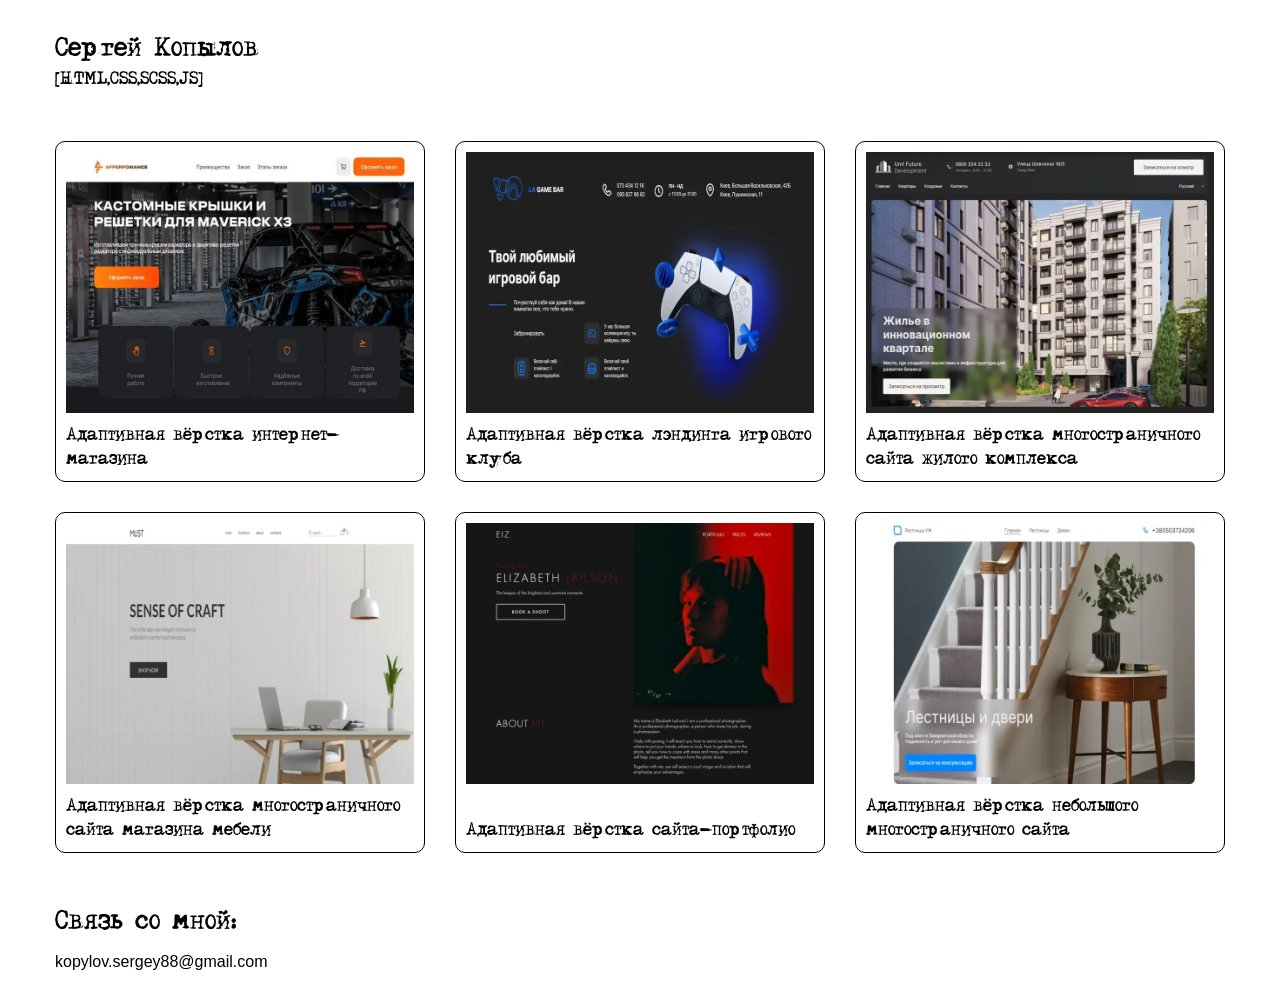
<file: index.html>
<!DOCTYPE html>
<html lang="ru">

<head>
  <meta charset="UTF-8">
  <meta http-equiv="X-UA-Compatible" content="IE=edge">
  <meta name="viewport" content="width=device-width, initial-scale=1.0">
  <title>Портфолио</title>
  <link rel="stylesheet" href="css/style.min.css?_v=20230517110105">
</head>

<body>
  <div class="wrapper">
    <main class="main">
      <div class="container">
        <div class="head">
          <p class="head__name">Сергей Копылов</p>
          <p class="head__skills">[HTML,CSS,SCSS,JS]</p>
        </div>
        <div class="portfolio">
          <a class="portfolio__link" href="afperfomance/index.html">
            <picture>
              <source srcset="img/portfolio/afperfomance.webp" type="image/webp"><img
                src="img/portfolio/afperfomance.jpg" alt="afperfomance image">
            </picture>
            <p class="portfolio__text">
              Адаптивная вёрстка интернет-магазина
            </p>
          </a>
          <a class="portfolio__link" href="lagame/index.html">
            <picture>
              <source srcset="img/portfolio/lagame.webp" type="image/webp"><img src="img/portfolio/lagame.jpg"
                alt="redrock image">
            </picture>
            <p class="portfolio__text">
              Адаптивная вёрстка лэндинга игрового клуба
            </p>
          </a>
          <a class="portfolio__link" href="unit/index.html">
            <picture>
              <source srcset="img/portfolio/unit.webp" type="image/webp"><img src="img/portfolio/unit.png"
                alt="unit image">
            </picture>
            <p class="portfolio__text">
              Адаптивная вёрстка многостраничного сайта жилого комплекса
            </p>
          </a>
          <a class="portfolio__link" href="must/index.html">
            <picture>
              <source srcset="img/portfolio/must.webp" type="image/webp"><img src="img/portfolio/must.png"
                alt="must image">
            </picture>
            <p class="portfolio__text">
              Адаптивная вёрстка многостраничного сайта магазина мебели
            </p>
          </a>
          <a class="portfolio__link" href="eizl/index.html">
            <picture>
              <source srcset="img/portfolio/eizl.webp" type="image/webp"><img src="img/portfolio/eizl.png"
                alt="eizl image">
            </picture>
            <p class="portfolio__text">
              Адаптивная вёрстка сайта-портфолио
            </p>
          </a>
          <a class="portfolio__link" href="doors/index.html">
            <picture>
              <source srcset="img/portfolio/doors.webp" type="image/webp"><img src="img/portfolio/doors.png"
                alt="doors image">
            </picture>
            <p class="portfolio__text">
              Адаптивная вёрстка небольшого многостраничного сайта
            </p>
          </a>
        </div>
        <div class="connect">
          <p class="connect__text">
            Связь со мной:
          </p>
          <a class="connect__link" href="mailto:kopylov.sergey88@gmail.com">kopylov.sergey88@gmail.com</a>
        </div>
      </div>
    </main>
    <script src="js/app.min.js?_v=20230517110105"></script>
  </div>
</body>

</html>
</file>
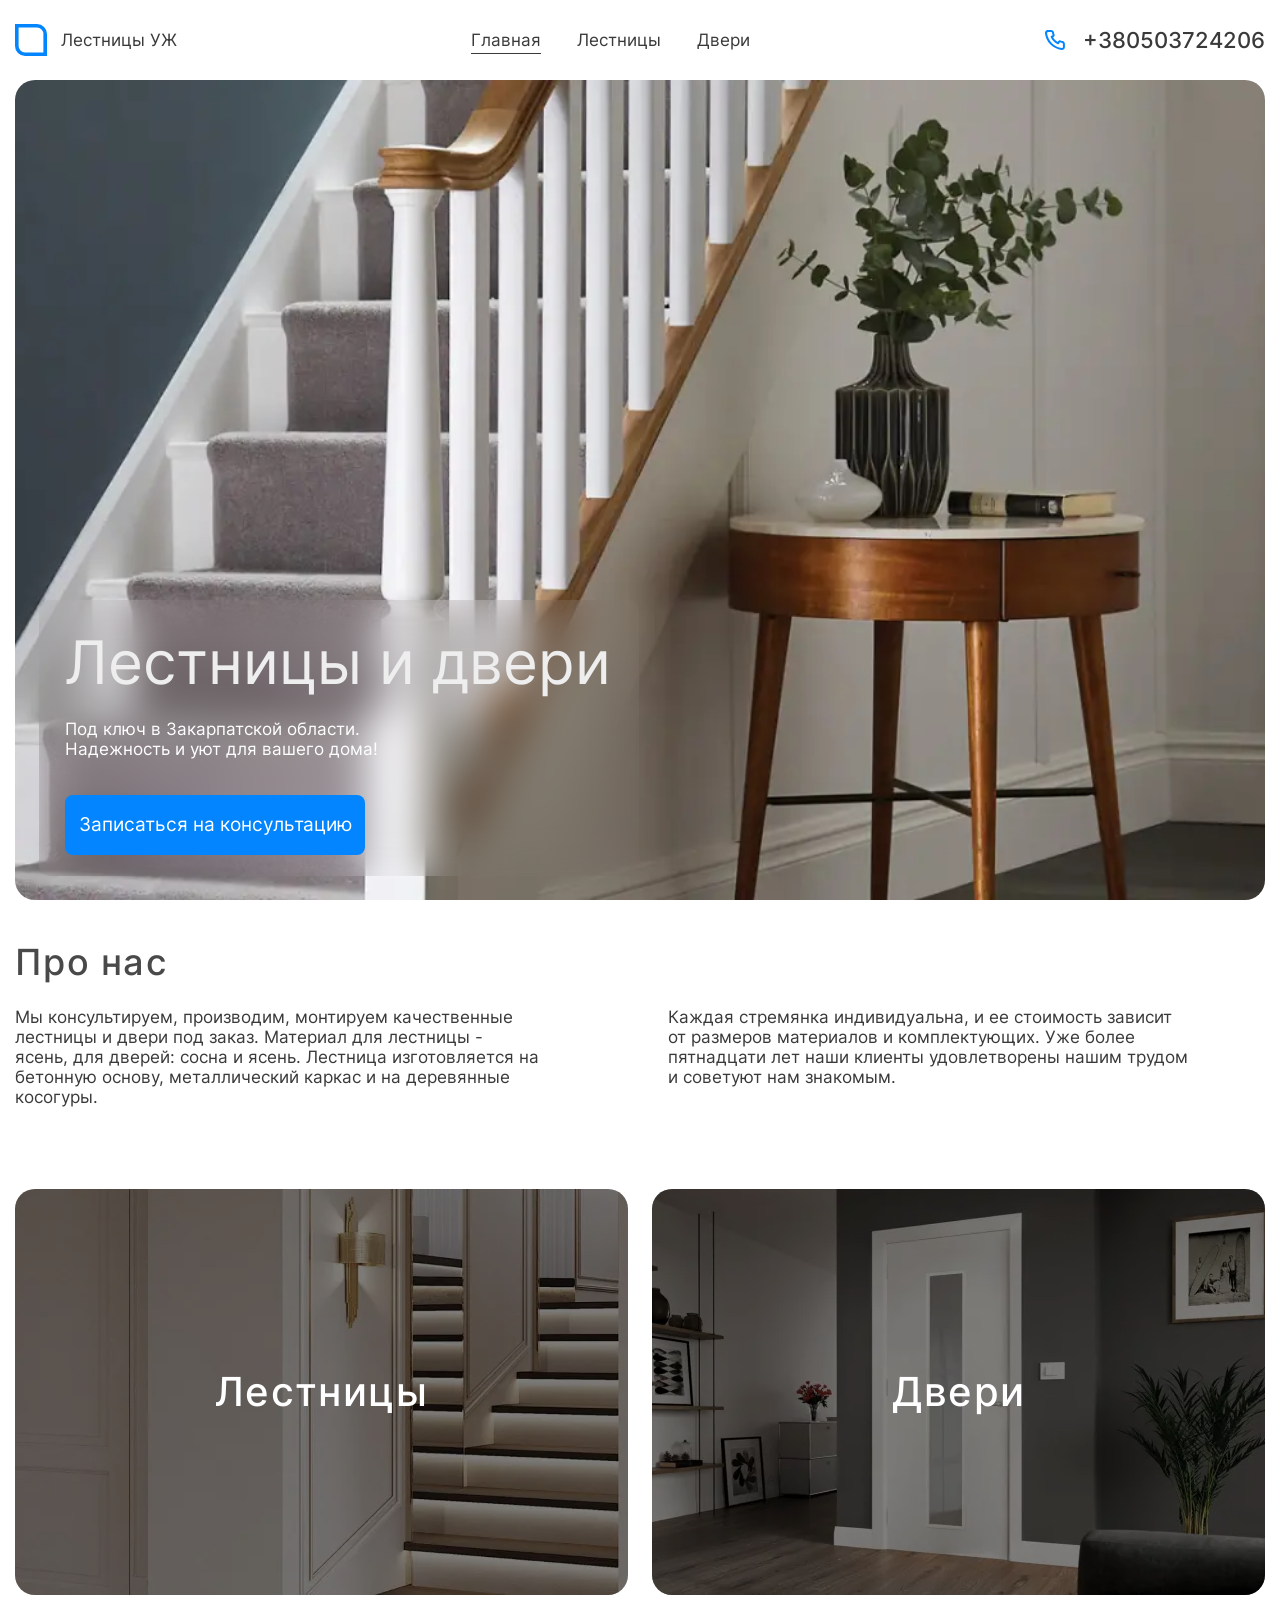
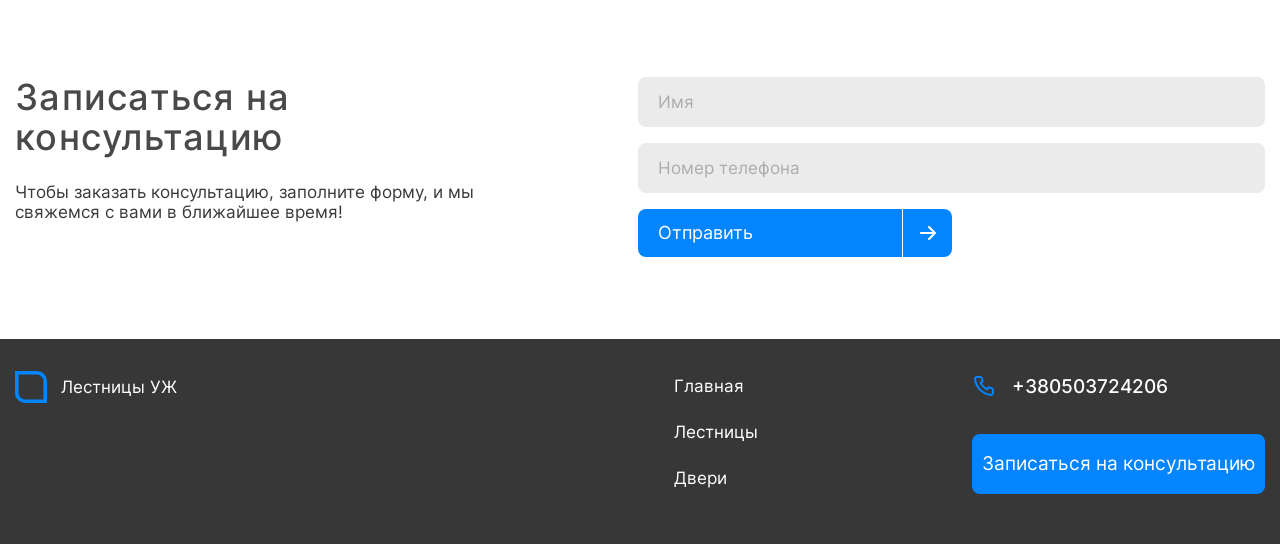
<file: doors/index.html>
<!DOCTYPE html>
<html lang="ru">

<head>
  <meta charset="UTF-8" />
  <meta http-equiv="X-UA-Compatible" content="IE=edge" />
  <meta name="viewport" content="width=device-width, initial-scale=1.0" />
  <title>Лестницы УЖ</title>
  <link rel="stylesheet" href="css/style.min.css?_v=20230412221234" />
</head>

<body>
  <div class="wrapper">
    <header class="header">
  <div class="container">
    <div class="header__inner">
      <nav class="nav">
        <a class="logo" href="index.html">
          <svg width="32" height="32" viewBox="0 0 32 32" fill="none">
            <path d="M1.8 1.8H22C26.5287 1.8 30.2 5.47127 30.2 10V30.2H10C5.47127 30.2 1.8 26.5287 1.8 22V1.8Z"
              fill="white" stroke="#0285FF" stroke-width="3.6" />
          </svg>
          Лестницы УЖ
        </a>
        <div class="nav__box">
          <ul class="nav__menu">
            <li class="nav__menu-item wow animate__animated animate__fadeIn" data-wow-delay="0.2s">
              <a href="index.html" class="nav__menu-link active">Главная</a>
            </li>
            <li class="nav__menu-item wow animate__animated animate__fadeIn" data-wow-delay="0.4s">
              <a href="upstairs.html" class="nav__menu-link">Лестницы</a>
            </li>
            <li class="nav__menu-item wow animate__animated animate__fadeIn" data-wow-delay="0.6s">
              <a href="doors.html" class="nav__menu-link">Двери</a>
            </li>
          </ul>
          <div class="nav__phone-box">
            <div class="nav__phone">
              <a class="phone" href="tel:+380503724206">+380503724206</a>
            </div>
            <a class="button" href="#">Записаться на консультацию</a>
          </div>
        </div>
        <button class="menu-btn">
          <span></span>
          <span></span>
          <span></span>
        </button>
      </nav>
    </div>
  </div>
</header>
    <main class="main">
      <div class="banner">
        <div class="container">
          <div class="banner__inner">
            <div class="banner__box wow animate__animated animate__fadeIn" data-wow-duration="2s" >
              <h1 class="banner__box-title">Лестницы и двери</h1>
              <p class="banner__box-text">
                Под ключ в Закарпатской области. Надежность и уют для вашего дома!
              </p>
              <a class="button" href="#">Записаться на консультацию</a>
            </div>
          </div>
        </div>
        <div class="modal">
          <div class="modal__wrap">
            <div class="modal__body">
              <button class="close">
                <img src="img/icons/close.svg" alt="close icon" />
              </button>
              <h5 class="modal__title">Записаться на консультацию</h5>
              <p class="modal__text">
                Чтобы заказать консультацию, заполните форму, и мы свяжемся с вами в ближайшее время!
              </p>
              <form class="registration__form" id="registration__form-popup" action="#" method="POST">
                <div class="registration__form-item">
                  <input class="registration__form-input userNamePopup" name="userName" type="text" placeholder="Имя"
                    autocomplete="off" required />
                </div>
                <div class="registration__form-item">
                  <input class="registration__form-input userPhonePopup" name="userPhone" type="tel"
                    placeholder="Номер телефона" autocomplete="off" required />
                </div>
                <button class="registration__form-btn" type="submit">Отправить</button>
              </form>
              <span>Или позвоните по номеру</span>
              <a class="phone" href="tel:+380503724206">+380503724206</a>
            </div>
          </div>
        </div>
        <div class="modal-successful">
          <div class="modal-successful__wrap">
            <div class="modal-successful__body">
              <button class="modal-successful__close">
                <img src="img/icons/close.svg" alt="close icon" />
              </button>
              <h5 class="modal-successful__title">Ваша заявка отправлена!</h5>
              <p class="modal-successful__text">Мы свяжемся с Вами в ближайшее время</p>
              <a class="modal-successful__btn" href="index.html">Вернуться на главный экран</a>
            </div>
          </div>
        </div>
      </div>
      <section class="about" id="about">
        <div class="container">
          <div class="about__inner wow animate__animated animate__fadeIn" data-wow-duration="2s">
            <a class="button" href="#">Записаться на консультацию</a>
            <h2 class="about__title title">Про нас</h2>
            <div class="about__text">
              <p class="about__text-item">
                Мы консультируем, производим, монтируем качественные лестницы и двери под заказ. Материал для лестницы -
                ясень, для дверей: сосна и ясень. Лестница изготовляется на бетонную основу, металлический каркас и на
                деревянные косогуры.
              </p>
              <p class="about__text-item">
                Каждая стремянка индивидуальна, и ее стоимость зависит от размеров материалов и комплектующих. Уже
                более пятнадцати лет наши клиенты удовлетворены нашим трудом и советуют нам знакомым.
              </p>
            </div>
          </div>
        </div>
      </section>
      <div class="catalog">
        <div class="container">
          <div class="catalog__inner wow animate__animated animate__fadeIn" data-wow-duration="2s">
            <a class="catalog__link" href="upstairs.html">
              <picture><source srcset="img/upstairs.webp" type="image/webp"><img class="catalog__link-img" src="img/upstairs.jpg" alt="upstairs" /></picture>
              <span class="catalog__link-text">Лестницы</span>
            </a>
            <a class="catalog__link" href="doors.html">
              <picture><source srcset="img/doors.webp" type="image/webp"><img class="catalog__link-img" src="img/doors.jpg" alt="doors" /></picture>
              <span class="catalog__link-text">Двери</span>
            </a>
          </div>
        </div>
      </div>
      <section class="registration">
        <div class="container">
          <div class="registration__inner">
            <div class="registration__content">
              <h2 class="registration__content-title title">Записаться на консультацию</h2>
              <p class="registration__content-text">
                Чтобы заказать консультацию, заполните форму, и мы свяжемся с вами в ближайшее время!
              </p>
            </div>
            <form class="registration__form" id="registration__form" action="#" method="POST">
              <div class="registration__form-item">
                <input class="registration__form-input userName" name="userName" type="text" placeholder="Имя"
                  autocomplete="off" required />
              </div>
              <div class="registration__form-item">
                <input class="registration__form-input userPhone" name="userPhone" type="tel"
                  placeholder="Номер телефона" autocomplete="off" required />
              </div>
              <button class="registration__form-btn" type="submit">Отправить</button>
            </form>
          </div>
        </div>
      </section>
      <div class="up-btn"></div>
    </main>
    <footer class="footer">
  <div class="container">
    <div class="footer__inner">
      <a class="logo" href="index.html">
        <svg width="32" height="32" viewBox="0 0 32 32" fill="none">
          <path
            d="M1.8 1.8H22C26.5287 1.8 30.2 5.47127 30.2 10V30.2H10C5.47127 30.2 1.8 26.5287 1.8 22V1.8Z"
            fill="transparent"
            stroke="#0285FF"
            stroke-width="3.6"
          />
        </svg>
        Лестницы УЖ
      </a>
      <ul class="footer__list">
        <li class="footer__list-item">
          <a class="footer__list-link" href="index.html">Главная</a>
        </li>
        <li class="footer__list-item">
          <a class="footer__list-link" href="upstairs.html">Лестницы</a>
        </li>
        <li class="footer__list-item">
          <a class="footer__list-link" href="doors.html">Двери</a>
        </li>
      </ul>
      <div class="footer__contacts">
        <div class="footer__phone">
          <a class="phone" href="tel:+380503724206">+380503724206</a>
          <a class="button" href="#">Записаться на консультацию</a>
        </div>
      </div>
    </div>
  </div>
</footer>

    <script src="js/app.min.js?_v=20230412221234"></script>
  </div>
</body>

</html>
</file>
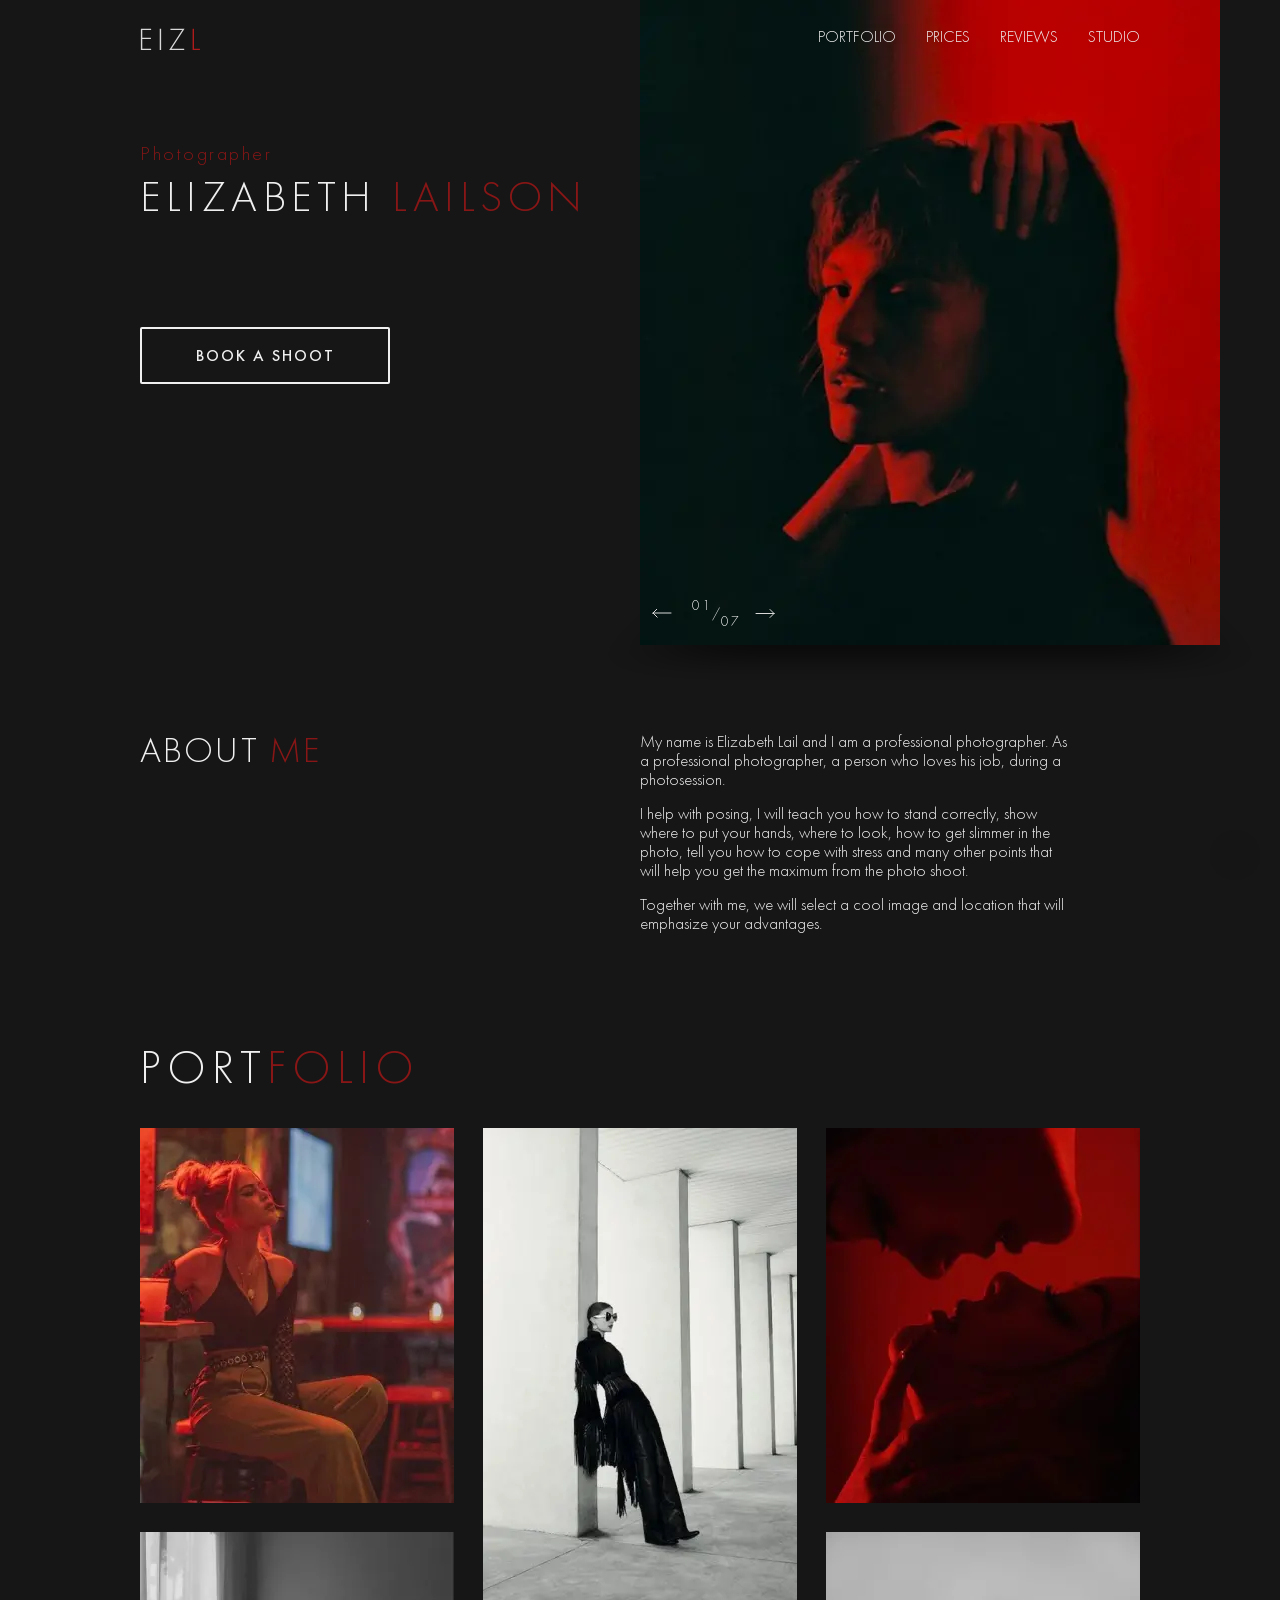
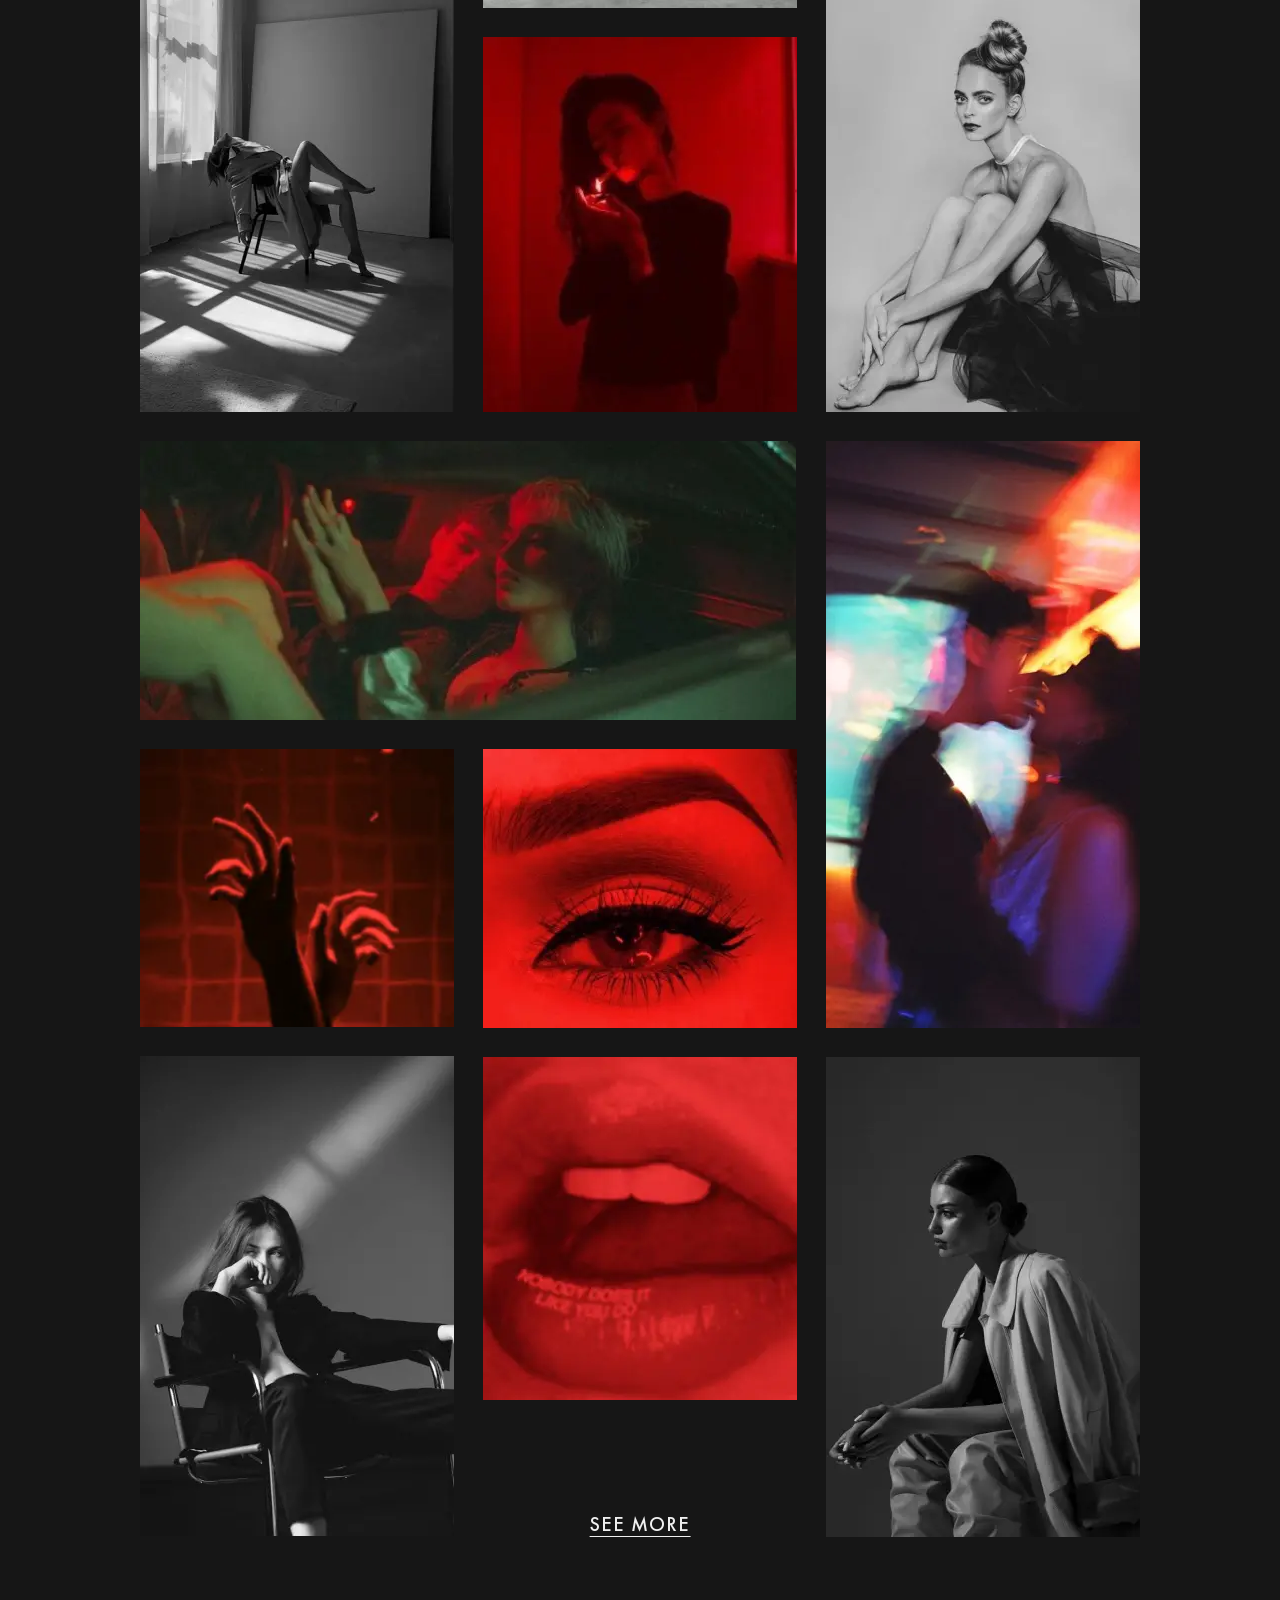
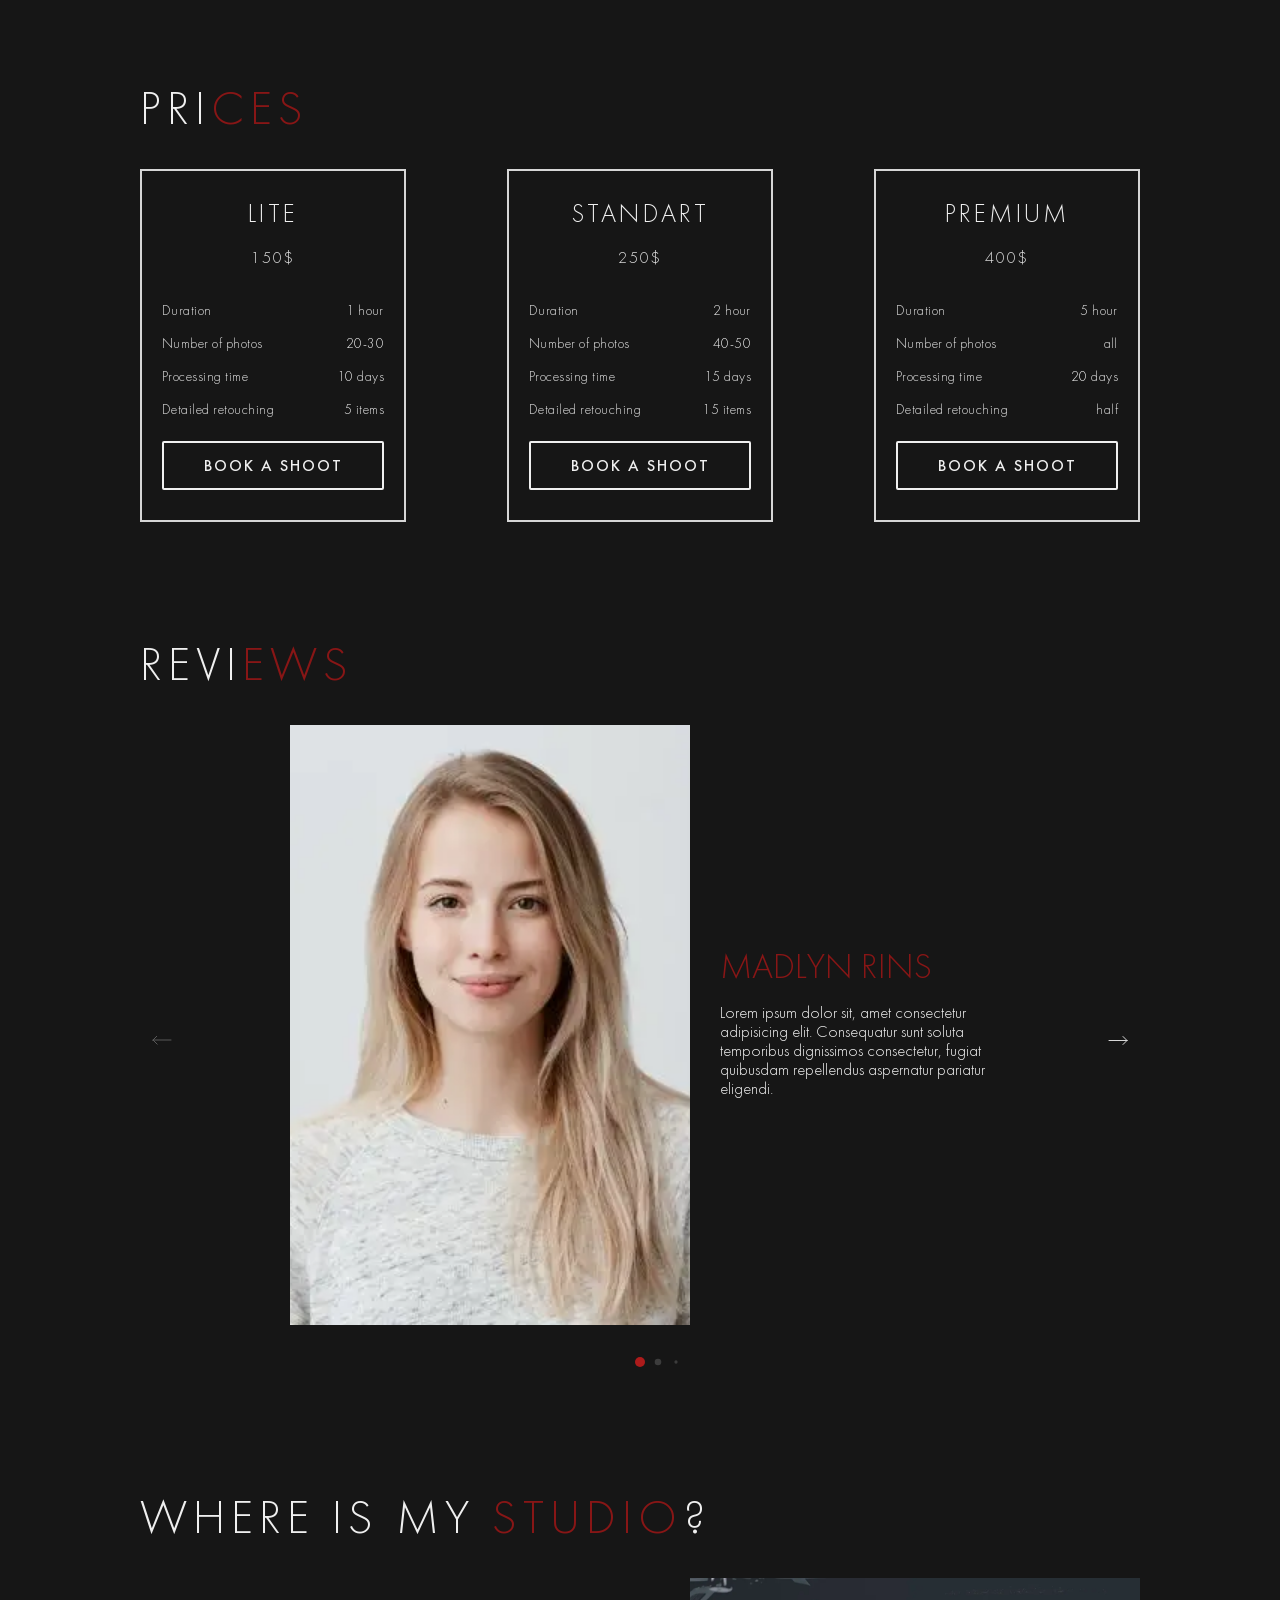
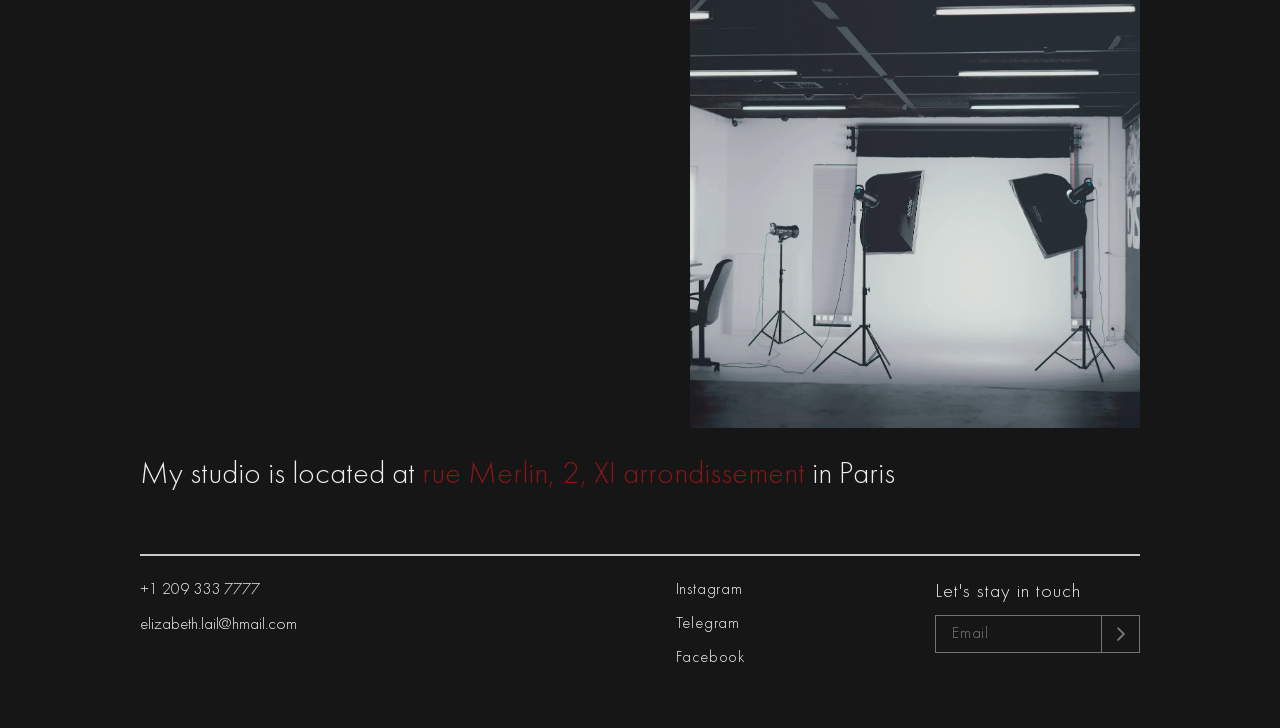
<file: eizl/index.html>
<!DOCTYPE html>
<html lang="en">

<head>
  <meta charset="UTF-8">
  <meta http-equiv="X-UA-Compatible" content="IE=edge">
  <meta name="viewport" content="width=device-width, initial-scale=1.0">
  <title>EIZL</title>
  <link rel="stylesheet" href="css/style.min.css?_v=20230729143756">
  <script src="https://api-maps.yandex.ru/2.1/?apikey=cc4bc6aa-17bb-4813-85b7-4bc86df0b946&lang=en_US&_v=20230729143756" defer></script>
  <script src="js/app.min.js?_v=20230729143756" defer></script>
</head>

<body>
  <div class="wrapper">
    <header class="header">
  <div class="container">
    <nav class="nav">
      <a class="logo" href="index.html">
        <img src="img/icons/logo.svg" alt="logo">
      </a>
      <ul class="menu">
        <li class="menu__item">
          <a class="menu__link" href="#portfolio">portfolio</a>
        </li>
        <li class="menu__item">
          <a class="menu__link" href="#prices">prices</a>
        </li>
        <li class="menu__item">
          <a class="menu__link" href="#reviews">reviews</a>
        </li>
        <li class="menu__item">
          <a class="menu__link" href="#studio">studio</a>
        </li>
      </ul>
      <button class="menu-btn">
        <span class="menu-btn__line"></span>
      </button>
    </nav>
  </div>
</header>
    <main class="main">
      <section class="hero">
        <div class="container hero__container">
          <div class="hero__info">
            <h5 class="hero__subtitle">Photographer</h5>
            <h3 class="hero__title">Elizabeth <span>Lailson</span></h3>
            <p class="hero__text swift-up-text">The keeper of the brightest and warmest moments</p>
            <a class="hero__link btn" href="#" data-da=".hero__container,600,2">book a shoot</a>
          </div>
          <div class="hero__slider swiper">
            <div class="swiper-wrapper">
              <div class="swiper-slide">
                <picture><source srcset="img/hero-slider/1.webp" type="image/webp"><img class="hero__slider-img" src="img/hero-slider/1.jpg" alt="hero slide image"></picture>
              </div>
              <div class="swiper-slide">
                <picture><source srcset="img/hero-slider/2.webp" type="image/webp"><img class="hero__slider-img" src="img/hero-slider/2.jpg" alt="hero slide image" loading="lazy"></picture>
                <div class="swiper-lazy-preloader swiper-lazy-preloader-white"></div>
              </div>
              <div class="swiper-slide">
                <picture><source srcset="img/hero-slider/3.webp" type="image/webp"><img class="hero__slider-img" src="img/hero-slider/3.jpg" alt="hero slide image" loading="lazy"></picture>
                <div class="swiper-lazy-preloader swiper-lazy-preloader-white"></div>
              </div>
              <div class="swiper-slide">
                <picture><source srcset="img/hero-slider/4.webp" type="image/webp"><img class="hero__slider-img" src="img/hero-slider/4.jpg" alt="hero slide image" loading="lazy"></picture>
                <div class="swiper-lazy-preloader swiper-lazy-preloader-white"></div>
              </div>
              <div class="swiper-slide">
                <picture><source srcset="img/hero-slider/5.webp" type="image/webp"><img class="hero__slider-img" src="img/hero-slider/5.jpg" alt="hero slide image" loading="lazy"></picture>
                <div class="swiper-lazy-preloader swiper-lazy-preloader-white"></div>
              </div>
              <div class="swiper-slide">
                <picture><source srcset="img/hero-slider/6.webp" type="image/webp"><img class="hero__slider-img" src="img/hero-slider/6.jpg" alt="hero slide image" loading="lazy"></picture>
              </div>
              <div class="swiper-slide">
                <picture><source srcset="img/hero-slider/7.webp" type="image/webp"><img class="hero__slider-img" src="img/hero-slider/7.jpg" alt="hero slide image" loading="lazy"></picture>
              </div>
            </div>
            <div class="swiper-pagination"></div>
            <div class="swiper-button-prev"></div>
            <div class="swiper-button-next"></div>
          </div>
          <div class="hero__descr">
            <h4 class="hero__descr-title">about <span>me</span></h4>
            <div class="hero__descr-content">
              <p class="hero__descr-text">
                My name is Elizabeth Lail and I am a professional photographer. As a professional photographer, a person
                who loves his job, during a photosession.
              </p>
              <p class="hero__descr-text">
                I help with posing, I will teach you how to stand correctly, show where to put your hands, where to
                look, how to get slimmer in the photo, tell you how to cope with stress and many other points that will
                help you get the maximum from the photo shoot.
              </p>
              <p class="hero__descr-text">Together with me, we will select a cool image and location that will
                emphasize
                your advantages.</p>
            </div>
          </div>
        </div>
      </section>
      <section class="portfolio" id="portfolio">
        <div class="container">
          <h3 class="portfolio__title title">Port<span>folio</span></h3>
          <div class="portfolio__wrapper swiper" data-mobile="false">
            <div class="portfolio__box swiper-wrapper">
              <div class="gutter-sizer"></div>
              <div class="portfolio__item swiper-slide">
                <a class="portfolio__link" href="img/portfoio/big/1.jpg" data-fancybox="gallery">
                  <picture><source srcset="img/portfoio/1.webp" type="image/webp"><img class="portfolio__img" src="img/portfoio/1.jpg" alt="portfolio image"></picture>
                </a>
              </div>
              <div class="portfolio__item swiper-slide">
                <a class="portfolio__link" href="img/portfoio/big/2.jpg" data-fancybox="gallery">
                  <picture><source srcset="img/portfoio/2.webp" type="image/webp"><img class="portfolio__img" src="img/portfoio/2.jpg" alt="portfolio image"></picture>
                </a>
              </div>
              <div class="portfolio__item swiper-slide">
                <a class="portfolio__link" href="img/portfoio/big/3.jpg" data-fancybox="gallery">
                  <picture><source srcset="img/portfoio/3.webp" type="image/webp"><img class="portfolio__img" src="img/portfoio/3.jpg" alt="portfolio image"></picture>
                </a>
              </div>
              <div class="portfolio__item swiper-slide">
                <a class="portfolio__link" href="img/portfoio/big/4.jpg" data-fancybox="gallery">
                  <picture><source srcset="img/portfoio/4.webp" type="image/webp"><img class="portfolio__img" src="img/portfoio/4.jpg" alt="portfolio image"></picture>
                </a>
              </div>
              <div class="portfolio__item swiper-slide">
                <a class="portfolio__link" href="img/portfoio/big/5.jpg" data-fancybox="gallery">
                  <picture><source srcset="img/portfoio/5.webp" type="image/webp"><img class="portfolio__img" src="img/portfoio/5.jpg" alt="portfolio image"></picture>
                </a>
              </div>
              <div class="portfolio__item swiper-slide">
                <a class="portfolio__link" href="img/portfoio/big/6.jpg" data-fancybox="gallery">
                  <picture><source srcset="img/portfoio/6.webp" type="image/webp"><img class="portfolio__img" src="img/portfoio/6.jpg" alt="portfolio image"></picture>
                </a>
              </div>
              <div class="portfolio__item portfolio__item--width2 swiper-slide">
                <a class="portfolio__link" href="img/portfoio/big/7.jpg" data-fancybox="gallery">
                  <picture><source srcset="img/portfoio/7.webp" type="image/webp"><img class="portfolio__img" src="img/portfoio/7.jpg" alt="portfolio image"></picture>
                </a>
              </div>
              <div class="portfolio__item swiper-slide">
                <a class="portfolio__link" href="img/portfoio/big/8.jpg" data-fancybox="gallery">
                  <picture><source srcset="img/portfoio/8.webp" type="image/webp"><img class="portfolio__img" src="img/portfoio/8.jpg" alt="portfolio image"></picture>
                </a>
              </div>
              <div class="portfolio__item swiper-slide">
                <a class="portfolio__link" href="img/portfoio/big/9.jpg" data-fancybox="gallery">
                  <picture><source srcset="img/portfoio/9.webp" type="image/webp"><img class="portfolio__img" src="img/portfoio/9.jpg" alt="portfolio image"></picture>
                </a>
              </div>
              <div class="portfolio__item swiper-slide">
                <a class="portfolio__link" href="img/portfoio/big/10.jpg" data-fancybox="gallery">
                  <picture><source srcset="img/portfoio/10.webp" type="image/webp"><img class="portfolio__img" src="img/portfoio/10.jpg" alt="portfolio image"></picture>
                </a>
              </div>
              <div class="portfolio__item swiper-slide">
                <a class="portfolio__link" href="img/portfoio/big/13.jpg" data-fancybox="gallery">
                  <picture><source srcset="img/portfoio/13.webp" type="image/webp"><img class="portfolio__img" src="img/portfoio/13.jpg" alt="portfolio image"></picture>
                </a>
              </div>
              <div class="portfolio__item swiper-slide">
                <a class="portfolio__link" href="img/portfoio/big/11.jpg" data-fancybox="gallery">
                  <picture><source srcset="img/portfoio/11.webp" type="image/webp"><img class="portfolio__img" src="img/portfoio/11.jpg" alt="portfolio image"></picture>
                </a>
              </div>
              <div class="portfolio__item swiper-slide">
                <a class="portfolio__link" href="img/portfoio/big/12.jpg" data-fancybox="gallery">
                  <picture><source srcset="img/portfoio/12.webp" type="image/webp"><img class="portfolio__img" src="img/portfoio/12.jpg" alt="portfolio image"></picture>
                </a>
              </div>
            </div>
            <div class="swiper-pagination"></div>
            <a class="portfolio__btn" href="#">see more</a>
          </div>
        </div>
      </section>
      <section class="prices" id="prices">
        <div class="container">
          <h3 class="prices__title title">pri<span>ces</span></h3>
          <div class="prices__items">
            <div class="prices__item">
              <div class="prices__item-label">lite</div>
              <div class="prices__item-price">150$</div>
              <ul class="prices__descr">
                <li class="prices__descr-item">
                  <div class="prices__descr-name">Duration</div>
                  <div class="prices__descr-value">1 hour</div>
                </li>
                <li class="prices__descr-item">
                  <div class="prices__descr-name">Number of photos</div>
                  <div class="prices__descr-value">20-30</div>
                </li>
                <li class="prices__descr-item">
                  <div class="prices__descr-name">Processing time</div>
                  <div class="prices__descr-value">10 days</div>
                </li>
                <li class="prices__descr-item">
                  <div class="prices__descr-name">Detailed retouching</div>
                  <div class="prices__descr-value">5 items</div>
                </li>
              </ul>
              <a class="prices__item-btn btn" href="#">book a shoot</a>
            </div>
            <div class="prices__item">
              <div class="prices__item-label">standart</div>
              <div class="prices__item-price">250$</div>
              <ul class="prices__descr">
                <li class="prices__descr-item">
                  <div class="prices__descr-name">Duration</div>
                  <div class="prices__descr-value">2 hour</div>
                </li>
                <li class="prices__descr-item">
                  <div class="prices__descr-name">Number of photos</div>
                  <div class="prices__descr-value">40-50</div>
                </li>
                <li class="prices__descr-item">
                  <div class="prices__descr-name">Processing time</div>
                  <div class="prices__descr-value">15 days</div>
                </li>
                <li class="prices__descr-item">
                  <div class="prices__descr-name">Detailed retouching</div>
                  <div class="prices__descr-value">15 items</div>
                </li>
              </ul>
              <a class="prices__item-btn btn" href="#">book a shoot</a>
            </div>
            <div class="prices__item">
              <div class="prices__item-label">premium</div>
              <div class="prices__item-price">400$</div>
              <ul class="prices__descr">
                <li class="prices__descr-item">
                  <div class="prices__descr-name">Duration</div>
                  <div class="prices__descr-value">5 hour</div>
                </li>
                <li class="prices__descr-item">
                  <div class="prices__descr-name">Number of photos</div>
                  <div class="prices__descr-value">all</div>
                </li>
                <li class="prices__descr-item">
                  <div class="prices__descr-name">Processing time</div>
                  <div class="prices__descr-value">20 days</div>
                </li>
                <li class="prices__descr-item">
                  <div class="prices__descr-name">Detailed retouching</div>
                  <div class="prices__descr-value">half</div>
                </li>
              </ul>
              <a class="prices__item-btn btn" href="#">book a shoot</a>
            </div>
          </div>
        </div>
      </section>
      <section class="reviews" id="reviews">
        <div class="container">
          <h3 class="reviews__title title">revi<span>ews</span></h3>
          <div class="reviews__box swiper">
            <div class="swiper-wrapper">
              <div class="swiper-slide">
                <div class="reviews__item">
                  <div class="reviews__item-photo">
                    <picture><source srcset="img/reviews/1.webp" type="image/webp"><img src="img/reviews/1.jpeg" alt="review autor" loading="lazy"></picture>
                    <div class="swiper-lazy-preloader swiper-lazy-preloader-white"></div>
                  </div>
                  <div class="reviews__item-box">
                    <div class="reviews__item-name">Madlyn Rins</div>
                    <div class="reviews__item-text">
                      Lorem ipsum dolor sit, amet consectetur adipisicing elit. Consequatur sunt soluta temporibus
                      dignissimos consectetur, fugiat quibusdam repellendus aspernatur pariatur eligendi.
                    </div>
                  </div>
                </div>
              </div>
              <div class="swiper-slide">
                <div class="reviews__item">
                  <div class="reviews__item-photo">
                    <picture><source srcset="img/reviews/2.webp" type="image/webp"><img src="img/reviews/2.jpeg" alt="review autor" loading="lazy"></picture>
                    <div class="swiper-lazy-preloader swiper-lazy-preloader-white"></div>
                  </div>
                  <div class="reviews__item-box">
                    <div class="reviews__item-name">Eva Grin</div>
                    <div class="reviews__item-text">
                      Lorem ipsum dolor sit, amet consectetur adipisicing elit. Consequatur sunt soluta temporibus
                      dignissimos consectetur, fugiat quibusdam repellendus aspernatur pariatur eligendi.
                    </div>
                  </div>
                </div>
              </div>
              <div class="swiper-slide">
                <div class="reviews__item">
                  <div class="reviews__item-photo">
                    <picture><source srcset="img/reviews/3.webp" type="image/webp"><img src="img/reviews/3.jpeg" alt="review autor" loading="lazy"></picture>
                    <div class="swiper-lazy-preloader swiper-lazy-preloader-white"></div>
                  </div>
                  <div class="reviews__item-box">
                    <div class="reviews__item-name">Nika Porto</div>
                    <div class="reviews__item-text">
                      Lorem ipsum dolor sit, amet consectetur adipisicing elit. Consequatur sunt soluta temporibus
                      dignissimos consectetur, fugiat quibusdam repellendus aspernatur pariatur eligendi.
                    </div>
                  </div>
                </div>
              </div>
              <div class="swiper-slide">
                <div class="reviews__item">
                  <div class="reviews__item-photo">
                    <picture><source srcset="img/reviews/4.webp" type="image/webp"><img src="img/reviews/4.jpg" alt="review autor" loading="lazy"></picture>
                    <div class="swiper-lazy-preloader swiper-lazy-preloader-white"></div>
                  </div>
                  <div class="reviews__item-box">
                    <div class="reviews__item-name">Veronika Ammet</div>
                    <div class="reviews__item-text">
                      Lorem ipsum dolor sit, amet consectetur adipisicing elit. Consequatur sunt soluta temporibus
                      dignissimos consectetur, fugiat quibusdam repellendus aspernatur pariatur eligendi.
                    </div>
                  </div>
                </div>
              </div>
            </div>
            <div class="swiper-button-prev"></div>
            <div class="swiper-button-next"></div>
            <div class="swiper-pagination"></div>
          </div>
        </div>
      </section>
      <section class="studio" id="studio">
        <div class="container">
          <h3 class="studio__title title">where is my <span>studio</span>?</h3>
          <div class="studio__box">
            <div id="map" class="map"></div>
            <div class="studio__image">
              <picture><source srcset="img/studio/1.webp" type="image/webp"><img src="img/studio/1.jpg" alt="studio"></picture>
            </div>
          </div>
          <p class="studio__text">
            My studio is located at <span>rue Merlin, 2, XI arrondissement</span> in Paris
          </p>
      </section>
      <div class="up-btn">
        <svg class="circle-anim" viewBox="-10 -10 300 300">
          <circle class="progress" r="140" cx="140" cy="140" fill="none" stroke="#AD1B1B" stroke-width="20"></circle>
        </svg>
        <div class="up-arrow">
          <img src="img/icons/up-btn.svg" alt="up button icon">
        </div>
      </div>
    </main>
    <footer class="footer">
  <div class="container">
    <div class="footer__inner">
      <div class="footer__contacts">
        <a class="footer__contacts-phone" href="tel:+12093337777">+1 209 333 7777</a>
        <a class="footer__contacts-email" href="mailto:elizabeth.lail@hmail.com">elizabeth.lail@hmail.com</a>
      </div>
      <ul class="footer__socials">
        <li class="footer__socials-item">
          <a class="footer__socials-link" href="#">Instagram</a>
        </li>
        <li class="footer__socials-item">
          <a class="footer__socials-link" href="#">Telegram</a>
        </li>
        <li class="footer__socials-item">
          <a class="footer__socials-link" href="#">Facebook</a>
        </li>
      </ul>
      <form class="footer__form" method="post" action="#">
        <div class="footer__form-title">Let's stay in touch</div>
        <div class="footer__form-box">
          <input class="footer__form-input" type="email" placeholder="Email" name="Электроная почта">
          <button class="footer__form-btn" type="submit">
            <img src="img/icons/form-arrow.svg" alt="submit button icon">
          </button>
        </div>
      </form>
    </div>
  </div>
</footer>
  </div>
</body>

</html>
</file>
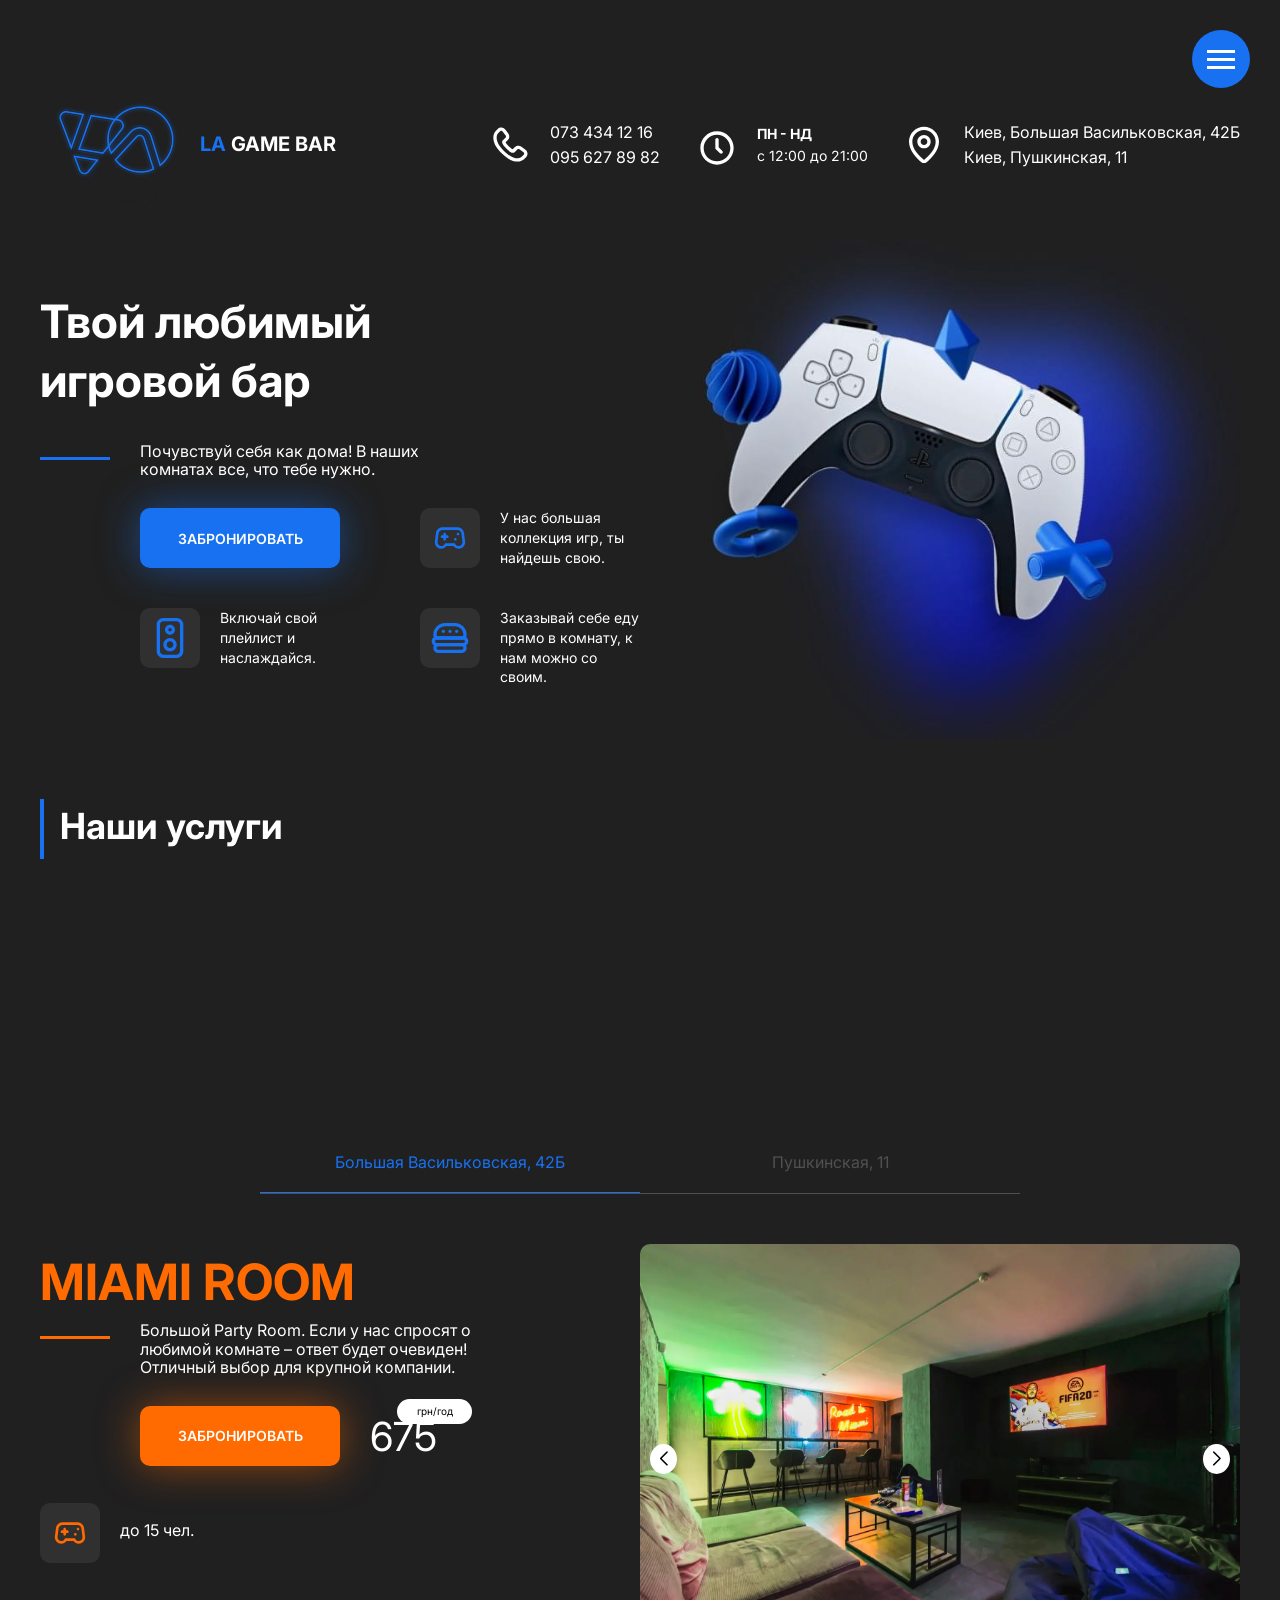
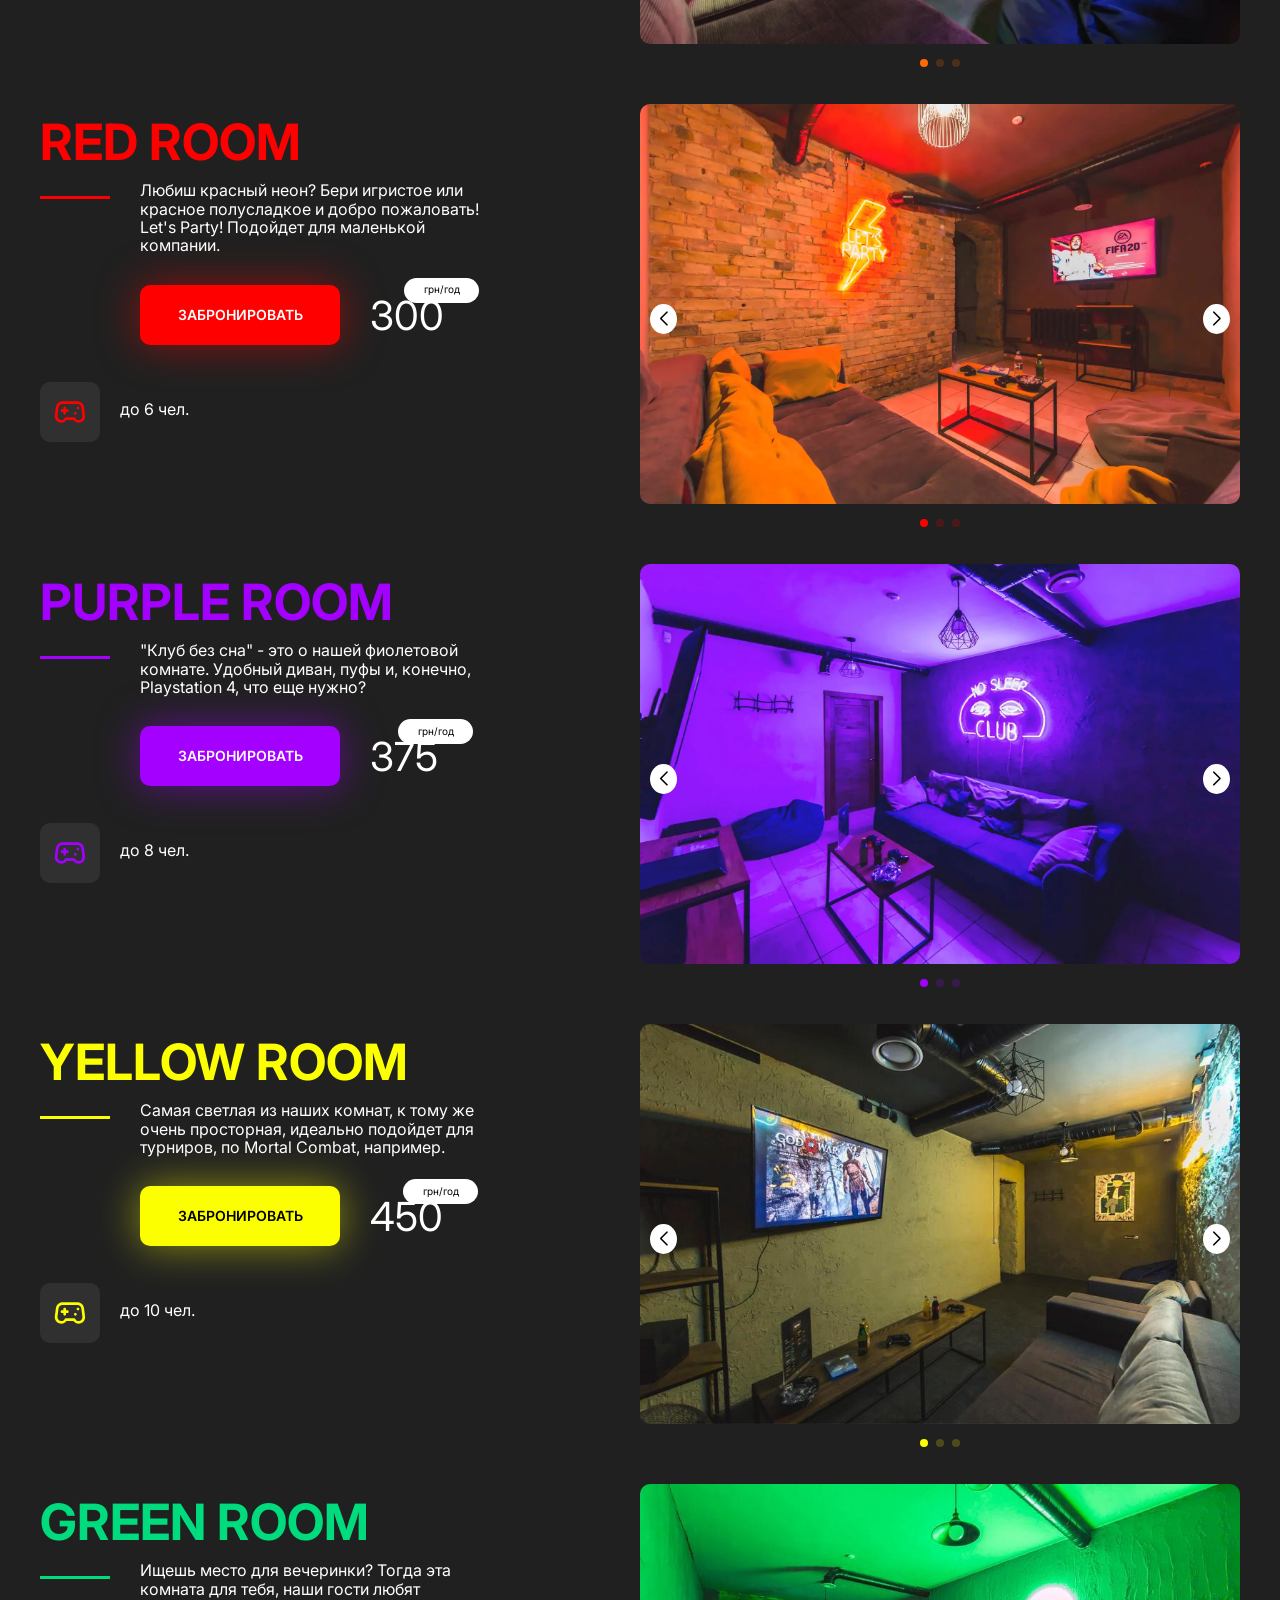
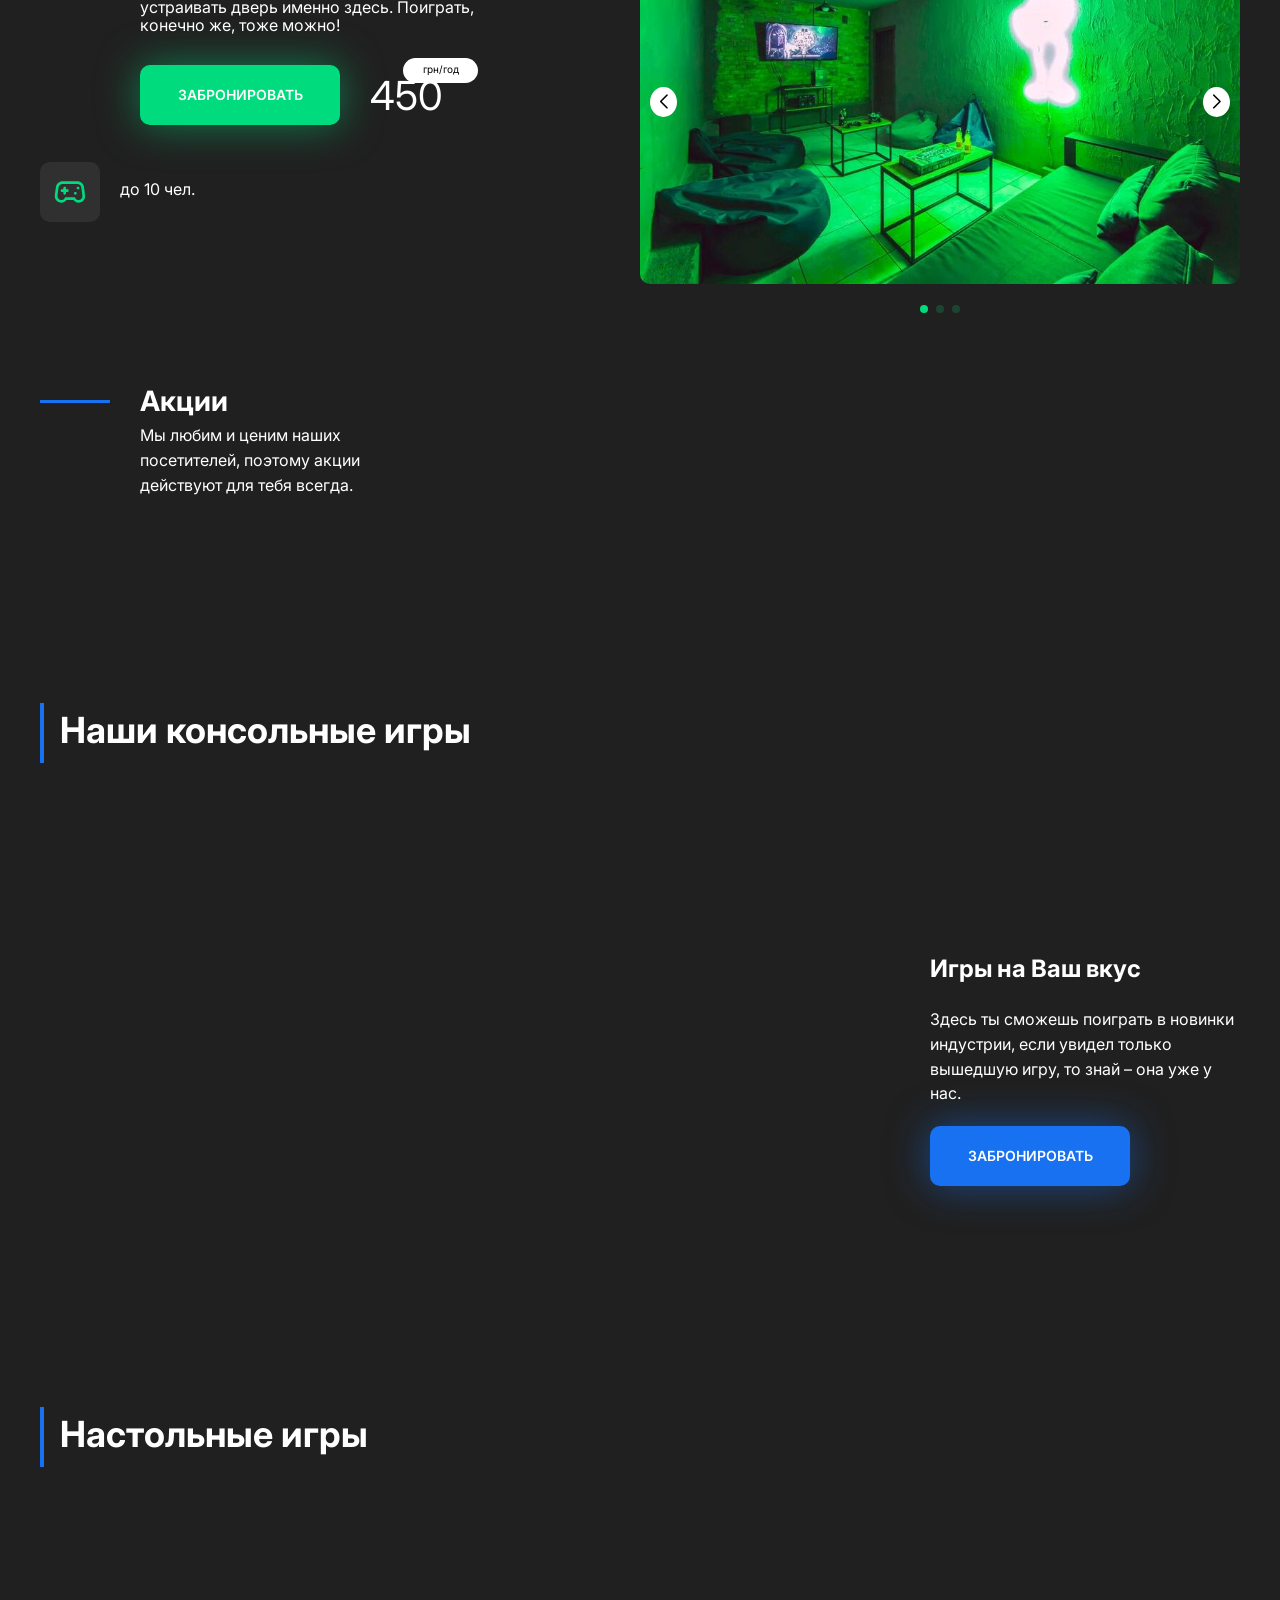
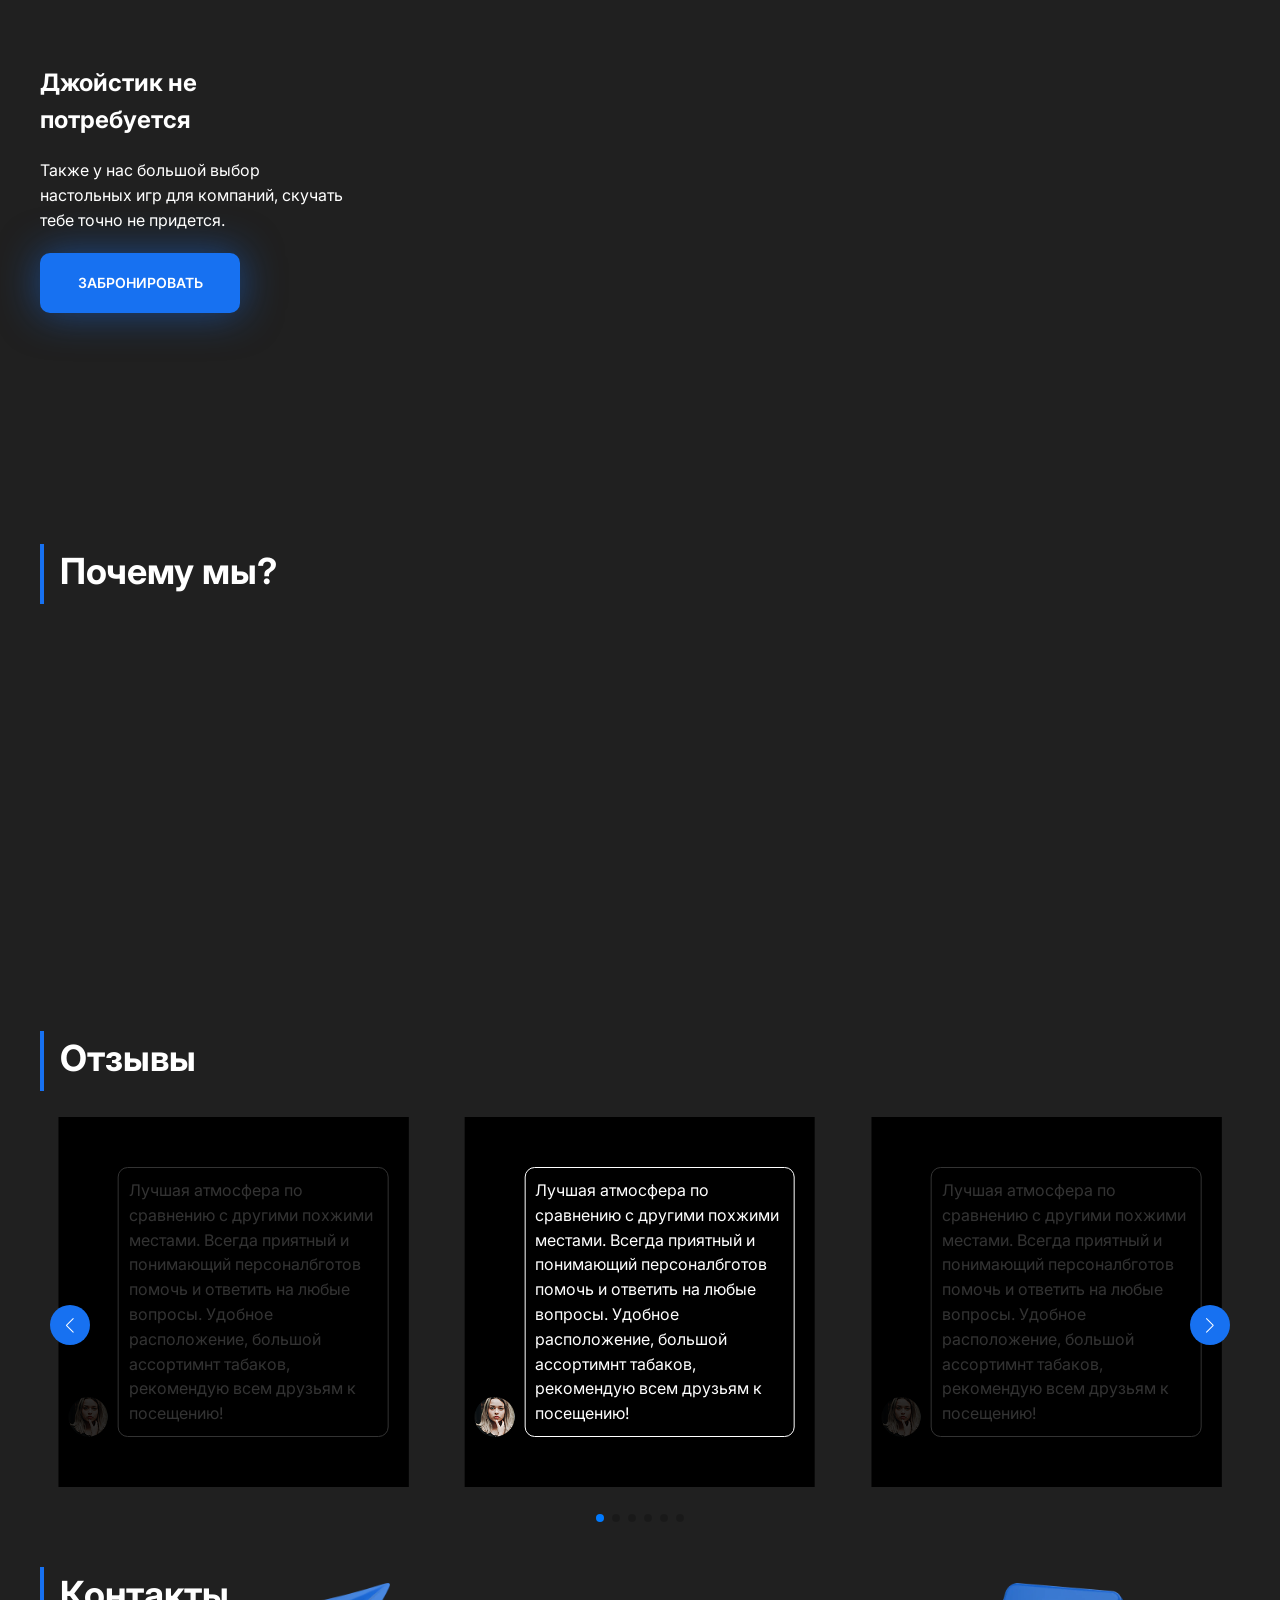
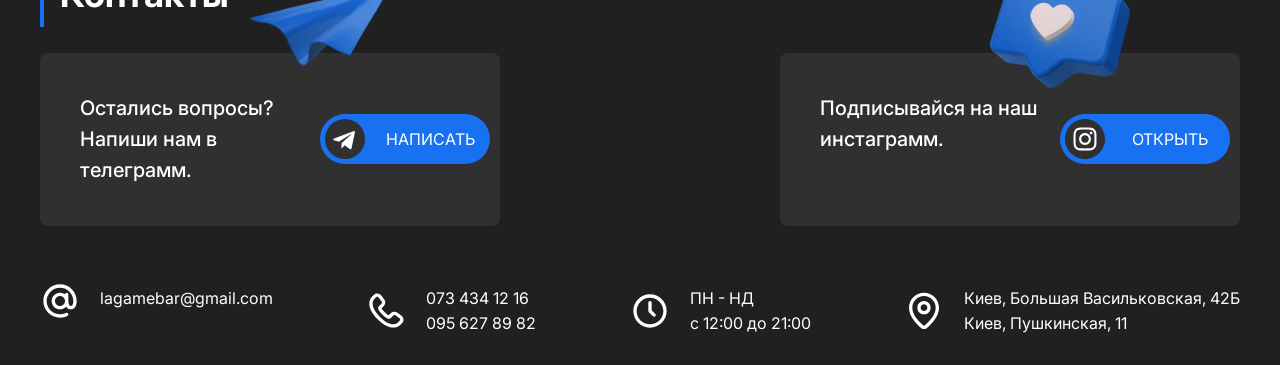
<file: lagame/index.html>
<!DOCTYPE html>
<html lang="en">

<head>
  <meta charset="UTF-8">
  <meta http-equiv="X-UA-Compatible" content="IE=edge">
  <meta name="viewport" content="width=device-width, initial-scale=1.0">
  <title>LA GAME BAR</title>
  <link rel="preconnect" href="https://fonts.googleapis.com">
  <link rel="preconnect" href="https://fonts.gstatic.com" crossorigin>
  <link href="https://fonts.googleapis.com/css2?family=Inter:wght@300;400;500;600;700&display=swap&_v=20230918154954" rel="stylesheet">
  <link rel="stylesheet" href="css/style.min.css?_v=20230918154954">
</head>

<body>
  <div class="wrapper">
    <header class="header">
  <div class="container">
    <div class="header__inner">
      <a class="logo" href="#">
        <img src="img/header/logo.png" alt="logo">
        <span class="logo__text"><span>LA</span> GAME BAR</span>
      </a>
      <div class="header__info">
        <div class="header__phone phone">
          <a href="tel:0734341216">073 434 12 16</a>
          <a href="tel:0734341216">095 627 89 82</a>
        </div>
        <div class="header__shedule shedule"><span>ПН - НД</span> с 12:00 до 21:00</div>
        <div class="header__adress adress">
          <a href="https://goo.gl/maps/hXDTW1cyFkQvvnxu5" target="_blank">Киев, Большая Васильковская, 42Б</a>
          <a href="https://goo.gl/maps/qrntzmqSRj3HD3n86" target="_blank">Киев, Пушкинская, 11</a>
        </div>
      </div>
      <button class="menu-btn" aria-label="button menu">
        <span></span>
      </button>
    </div>
    <aside class="side-menu">
      <button class="side-menu__close">
        <img src="img/icons/close-icon.svg" alt="close icon">
      </button>
      <div class="side-menu__box">
        <nav class="nav">
          <ul class="side-menu__list">
            <li class="side-menu__item">
              <a href="#service" class="side-menu__link">Услуги</a>
            </li>
            <li class="side-menu__item">
              <a href="#rooms" class="side-menu__link">Комнаты</a>
            </li>
            <li class="side-menu__item">
              <a href="#promo" class="side-menu__link">Акции</a>
            </li>
            <li class="side-menu__item">
              <a href="#games" class="side-menu__link">Игры</a>
            </li>
            <li class="side-menu__item">
              <a href="#contacts" class="side-menu__link">Контакты</a>
            </li>
            <li class="side-menu__item">
              <a href="#!" class="side-menu__link popup-btn" data-path="menu" aria-label="button popup menu">Наше меню</a>
            </li>
          </ul>
        </nav>
        <div class="side-menu__info">
          <a href="https://goo.gl/maps/hXDTW1cyFkQvvnxu5" target="_blank">Киев, Большая Васильковская, 42Б</a>
          <a href="https://goo.gl/maps/qrntzmqSRj3HD3n86" target="_blank">Киев, Пушкинская, 11</a>
          <a href="tel:0734341216">073 434 12 16</a>
          <a href="tel:0734341216">095 627 89 82</a>
        </div>
      </div>
    </aside>
  </div>
</header>
    <main class="main">
      <section class="hero">
  <div class="container">
    <div class="hero__inner">
      <div class="hero__content">
        <div class="hero__title" id="typed">
          <div id="typed-strings">
            <h1>Твой любимый игровой бар</h1>
          </div>
        </div>
        <p class="hero__subtitle text-block">Почувствуй себя как дома! В наших комнатах все, что тебе нужно.</p>
        <div class="hero__box">
          <div class="hero__box-item">
            <a class="btn hero__btn" href="#rooms">Забронировать</a>
            <div class="hero__info info-block">
              <p class="hero__info-text">
                У нас большая коллекция игр, ты найдешь свою.
              </p>
            </div>
          </div>
          <div class="hero__box-item">
            <div class="hero__info info-block hero__info--music">
              <p class="hero__info-text">
                Включай свой плейлист и наслаждайся.
              </p>
            </div>
            <div class="hero__info info-block hero__info--food">
              <p class="hero__info-text">
                Заказывай себе еду прямо в комнату,
                к нам можно со своим.
              </p>
            </div>
          </div>
        </div>
      </div>
      <div class="hero__img" data-aos="zoom-in-left" data-aos-duration="2000">
        <img src="img/hero/1.jpg" alt="gamepad">
      </div>
    </div>
  </div>
</section>
      <section class="service" id="service">
  <div class="container">
    <h2 class="service__title title">Наши услуги</h2>
    <div class="service__body">
      <div class="service__item" data-aos="flip-left" data-aos-duration="1000">
        <div class="service__item-content">
          <div class="service__item-name">Игры</div>
          <p class="service__text">
            Все детство мы провели в подобных заведениях. Теперь мы собрали все самые лучшие игры для вас!
          </p>
          <img class="service__img service__img--gamepad" src="img/service/1.png" alt="gamepad">
        </div>
      </div>
      <div class="service__item" data-aos="flip-left" data-aos-delay="500" data-aos-duration="1000">
        <div class="service__item-content">
          <div class="service__item-name">Бар</div>
          <p class="service__text">
            Имеются стандартные снеки, а также алкогольные и безалкогольные напитки.
          </p>
          <img class="service__img service__img--bottle" src="img/service/2.png" alt="bottle">
          <button class="popup-btn popup-menu--circle" data-path="menu" aria-label=" button popup menu">Меню</button>
        </div>
      </div>
      <div class="service__item" data-aos="flip-left" data-aos-delay="1000" data-aos-duration="1000">
        <div class="service__item-content">
          <div class="service__item-name">Кальян</div>
          <p class="service__text">
            Наши станции точно не оставят тебя безразличным. Дым + любимая игра на PS5 = идеальный вечер!
          </p>
          <img class="service__img service__img--smoke" src="img/service/3.png" alt="smoke">
        </div>
      </div>
    </div>
  </div>
</section>
      <div class="rooms" id="rooms">
  <div class="container">
    <div class="rooms__tabs">
      <div class="rooms__tabs-buttons">
        <button class="rooms__tabs-btn active" data-tab="#tab-1">Большая Васильковская, 42Б</button>
        <button class="rooms__tabs-btn" data-tab="#tab-2">Пушкинская, 11</button>
      </div>
      <div class="rooms__tabs-content-box active" id="tab-1">
        <div class="rooms__tabs-content-item">
          <div class="rooms__tabs-info">
            <h3 class="rooms__tabs-title rooms__tabs-title--miami">MIAMI ROOM</h3>
            <p class="text-block text-block--miami">Большой Party Room. Если у нас спросят о любимой комнате –
              ответ будет очевиден! Отличный выбор для крупной компании.
            </p>
            <div class="rooms_tabs-reserve">
              <button class="popup-btn popup-btn--miami btn" data-path="reserve" data-color="miami">Забронировать</button>
              <div class="rooms__tabs-price">675
                <span>грн/год</span>
              </div>
            </div>
            <div class="info-block info-block--miami">до 15 чел.</div>
          </div>
          <div class="rooms__slider rooms__slider--miami">
            <div class="swiper">
              <div class="swiper-wrapper">
                <div class="swiper-slide">
                  <div class="rooms__slider-item">
                    <img src="img/slider/miami/1.jpg" alt="slider image">
                  </div>
                </div>
                <div class="swiper-slide">
                  <div class="rooms__slider-item">
                    <img src="img/slider/miami/2.jpg" alt="slider image">
                  </div>
                </div>
                <div class="swiper-slide">
                  <div class="rooms__slider-item">
                    <img src="img/slider/miami/3.jpg" alt="slider image">
                  </div>
                </div>
              </div>
              <div class="swiper-button-prev"></div>
              <div class="swiper-button-next"></div>
              <div class="swiper-pagination"></div>
            </div>
          </div>
        </div>
        <div class="rooms__tabs-content-item">
          <div class="rooms__tabs-info">
            <h3 class="rooms__tabs-title rooms__tabs-title--red">RED ROOM</h3>
            <p class="text-block text-block--red">Любиш красный неон?
              Бери игристое или красное полусладкое и добро пожаловать! Let's Party!
              Подойдет для маленькой компании.
            </p>
            <div class="rooms_tabs-reserve">
              <button class="popup-btn popup-btn--red btn" data-path="reserve" data-color="red">Забронировать</button>
              <div class="rooms__tabs-price">300
                <span>грн/год</span>
              </div>
            </div>
            <div class="info-block info-block--red">до 6 чел.</div>
          </div>
          <div class="rooms__slider rooms__slider--red">
            <div class="swiper">
              <div class="swiper-wrapper">
                <div class="swiper-slide">
                  <div class="rooms__slider-item">
                    <img src="img/slider/red/1.jpg" alt="slider image">
                  </div>
                </div>
                <div class="swiper-slide">
                  <div class="rooms__slider-item">
                    <img src="img/slider/red/2.jpg" alt="slider image">
                  </div>
                </div>
                <div class="swiper-slide">
                  <div class="rooms__slider-item">
                    <img src="img/slider/red/3.jpg" alt="slider image">
                  </div>
                </div>
              </div>
              <div class="swiper-button-prev"></div>
              <div class="swiper-button-next"></div>
              <div class="swiper-pagination"></div>
            </div>
          </div>
        </div>
        <div class="rooms__tabs-content-item">
          <div class="rooms__tabs-info">
            <h3 class="rooms__tabs-title rooms__tabs-title--purple">PURPLE ROOM</h3>
            <p class="text-block text-block--purple">"Клуб без сна" - это о нашей фиолетовой комнате. Удобный диван, пуфы
              и, конечно, Playstation 4, что еще нужно?</p>
            <div class="rooms_tabs-reserve">
              <button class="popup-btn popup-btn--purple btn" data-path="reserve" data-color="purple">Забронировать</button>
              <div class="rooms__tabs-price">375
                <span>грн/год</span>
              </div>
            </div>
            <div class="info-block info-block--purple">до 8 чел.</div>
          </div>
          <div class="rooms__slider rooms__slider--purple">
            <div class="swiper">
              <div class="swiper-wrapper">
                <div class="swiper-slide">
                  <div class="rooms__slider-item">
                    <img src="img/slider/purple/1.jpg" alt="slider image">
                  </div>
                </div>
                <div class="swiper-slide">
                  <div class="rooms__slider-item">
                    <img src="img/slider/purple/2.jpg" alt="slider image">
                  </div>
                </div>
                <div class="swiper-slide">
                  <div class="rooms__slider-item">
                    <img src="img/slider/purple/3.jpg" alt="slider image">
                  </div>
                </div>
              </div>
              <div class="swiper-button-prev"></div>
              <div class="swiper-button-next"></div>
              <div class="swiper-pagination"></div>
            </div>
          </div>
        </div>
        <div class="rooms__tabs-content-item">
          <div class="rooms__tabs-info">
            <h3 class="rooms__tabs-title rooms__tabs-title--yellow">YELLOW ROOM</h3>
            <p class="text-block text-block--yellow">Самая светлая из наших комнат, к тому же очень просторная, идеально
              подойдет для турниров, по Mortal Combat, например.</p>
            <div class="rooms_tabs-reserve">
              <button class="popup-btn popup-btn--yellow btn" data-path="reserve" data-color="yellow">Забронировать</button>
              <div class="rooms__tabs-price">450
                <span>грн/год</span>
              </div>
            </div>
            <div class="info-block info-block--yellow">до 10 чел.</div>
          </div>
          <div class="rooms__slider rooms__slider--yellow">
            <div class="swiper">
              <div class="swiper-wrapper">
                <div class="swiper-slide">
                  <div class="rooms__slider-item">
                    <img src="img/slider/yellow/1.jpg" alt="slider image">
                  </div>
                </div>
                <div class="swiper-slide">
                  <div class="rooms__slider-item">
                    <img src="img/slider/yellow/2.jpg" alt="slider image">
                  </div>
                </div>
                <div class="swiper-slide">
                  <div class="rooms__slider-item">
                    <img src="img/slider/yellow/3.jpg" alt="slider image">
                  </div>
                </div>
              </div>
              <div class="swiper-button-prev"></div>
              <div class="swiper-button-next"></div>
              <div class="swiper-pagination"></div>
            </div>
          </div>
        </div>
        <div class="rooms__tabs-content-item">
          <div class="rooms__tabs-info">
            <h3 class="rooms__tabs-title rooms__tabs-title--green">GREEN ROOM</h3>
            <p class="text-block text-block--green">Ищешь место для вечеринки?
              Тогда эта комната для тебя, наши гости любят устраивать дверь именно здесь.
              Поиграть, конечно же, тоже можно!</p>
            <div class="rooms_tabs-reserve">
              <button class="popup-btn popup-btn--green btn" data-path="reserve" data-color="green">Забронировать</button>
              <div class="rooms__tabs-price">450
                <span>грн/год</span>
              </div>
            </div>
            <div class="info-block info-block--green">до 10 чел.</div>
          </div>
          <div class="rooms__slider rooms__slider--green">
            <div class="swiper">
              <div class="swiper-wrapper">
                <div class="swiper-slide">
                  <div class="rooms__slider-item">
                    <img src="img/slider/green/1.jpg" alt="slider image">
                  </div>
                </div>
                <div class="swiper-slide">
                  <div class="rooms__slider-item">
                    <img src="img/slider/green/2.jpg" alt="slider image">
                  </div>
                </div>
                <div class="swiper-slide">
                  <div class="rooms__slider-item">
                    <img src="img/slider/green/3.jpg" alt="slider image">
                  </div>
                </div>
              </div>
              <div class="swiper-button-prev"></div>
              <div class="swiper-button-next"></div>
              <div class="swiper-pagination"></div>
            </div>
          </div>
        </div>
      </div>
      <div class="rooms__tabs-content-box" id="tab-2">
        <div class="rooms__tabs-content-item">
          <div class="rooms__tabs-info">
            <h3 class="rooms__tabs-title rooms__tabs-title--m">M ROOM</h3>
            <p class="text-block text-block--m">Наша новая комната выполнена
              в фирменных цветах LA GAME BAR. Если ты любишь нас и все синее – эта комната для тебя.</p>
            <div class="rooms_tabs-reserve">
              <button class="popup-btn popup-btn--m btn" data-path="reserve" data-color="M">Забронировать</button>
              <div class="rooms__tabs-price">500
                <span>грн/год</span>
              </div>
            </div>
            <div class="info-block info-block--m">до 10-12 чел.</div>
          </div>
          <div class="rooms__slider rooms__slider--m">
            <div class="swiper">
              <div class="swiper-wrapper">
                <div class="swiper-slide">
                  <div class="rooms__slider-item">
                    <img src="img/slider/m/1.jpg" alt="slider image">
                  </div>
                </div>
                <div class="swiper-slide">
                  <div class="rooms__slider-item">
                    <img src="img/slider/m/2.jpg" alt="slider image">
                  </div>
                </div>
                <div class="swiper-slide">
                  <div class="rooms__slider-item">
                    <img src="img/slider/m/3.jpg" alt="slider image">
                  </div>
                </div>
                <div class="swiper-slide">
                  <div class="rooms__slider-item">
                    <img src="img/slider/m/4.jpg" alt="slider image">
                  </div>
                </div>
                <div class="swiper-slide">
                  <div class="rooms__slider-item">
                    <img src="img/slider/m/5.jpg" alt="slider image">
                  </div>
                </div>
              </div>
              <div class="swiper-button-prev"></div>
              <div class="swiper-button-next"></div>
              <div class="swiper-pagination"></div>
            </div>
          </div>
        </div>
        <div class="rooms__tabs-content-item">
          <div class="rooms__tabs-info">
            <h3 class="rooms__tabs-title rooms__tabs-title--l">L ROOM</h3>
            <p class="text-block text-block--l">Для любителей мультфильма "Корпорация монстров", и в частности Салливана -
              Добро пожаловать.</p>
            <div class="rooms_tabs-reserve">
              <button class="popup-btn popup-btn--l btn" data-path="reserve" data-color="L">Забронировать</button>
              <div class="rooms__tabs-price">700
                <span>грн/год</span>
              </div>
            </div>
            <div class="info-block info-block--l">до 15 чел.</div>
          </div>
          <div class="rooms__slider rooms__slider--l">
            <div class="swiper">
              <div class="swiper-wrapper">
                <div class="swiper-slide">
                  <div class="rooms__slider-item">
                    <img src="img/slider/l/1.jpg" alt="slider image">
                  </div>
                </div>
                <div class="swiper-slide">
                  <div class="rooms__slider-item">
                    <img src="img/slider/l/2.jpg" alt="slider image">
                  </div>
                </div>
                <div class="swiper-slide">
                  <div class="rooms__slider-item">
                    <img src="img/slider/l/3.jpg" alt="slider image">
                  </div>
                </div>
                <div class="swiper-slide">
                  <div class="rooms__slider-item">
                    <img src="img/slider/l/4.jpg" alt="slider image">
                  </div>
                </div>
              </div>
              <div class="swiper-button-prev"></div>
              <div class="swiper-button-next"></div>
              <div class="swiper-pagination"></div>
            </div>
          </div>
        </div>
        <div class="rooms__tabs-content-item">
          <div class="rooms__tabs-info">
            <h3 class="rooms__tabs-title rooms__tabs-title--xl">XL ROOM</h3>
            <p class="text-block text-block--xl">ДВ этой комнате так много места, что там завелась акула, крупные компании
              – вам сюда.</p>
            <div class="rooms_tabs-reserve">
              <button class="popup-btn popup-btn--xl btn" data-path="reserve" data-color="XL">Забронировать</button>
              <div class="rooms__tabs-price">700
                <span>грн/год</span>
              </div>
            </div>
            <div class="info-block info-block--xl">до 15 чел.</div>
          </div>
          <div class="rooms__slider rooms__slider--xl">
            <div class="swiper">
              <div class="swiper-wrapper">
                <div class="swiper-slide">
                  <div class="rooms__slider-item">
                    <img src="img/slider/xl/1.jpg" alt="slider image">
                  </div>
                </div>
                <div class="swiper-slide">
                  <div class="rooms__slider-item">
                    <img src="img/slider/xl/2.jpg" alt="slider image">
                  </div>
                </div>
                <div class="swiper-slide">
                  <div class="rooms__slider-item">
                    <img src="img/slider/xl/3.jpg" alt="slider image">
                  </div>
                </div>
                <div class="swiper-slide">
                  <div class="rooms__slider-item">
                    <img src="img/slider/xl/4.jpg" alt="slider image">
                  </div>
                </div>
              </div>
              <div class="swiper-button-prev"></div>
              <div class="swiper-button-next"></div>
              <div class="swiper-pagination"></div>
            </div>
          </div>
        </div>
        <div class="rooms__tabs-content-item"></div>
      </div>
    </div>
  </div>
</div>
      <div class="promo" id="promo">
  <div class="container">
    <div class="promo__inner">
      <div class="promo__text">
        <h6 class="promo__title">Акции</h6>
        <p class="promo__descr">
          Мы любим и ценим наших
          посетителей, поэтому акции
          действуют для тебя всегда.
        </p>
      </div>
      <div class="promo__box">
        <div class="promo__item promo__item--1" data-aos="fade-right" data-aos-duration="2000">
          <h6 class="promo__item-title">Живая очередь</h6>
          <p class="promo__item-text">Оказались рядом, но забыли забронировать комнату? Для живой очереди, любая свободна
            комната будет стоить
            75 грн в час с одного человека.
          </p>
          <div class="promo__num">01</div>
          <img class="promo__img" src="img/promo/black.png" alt="">
        </div>
        <div class="promo__item promo__item--2" data-aos="fade-right" data-aos-delay="500" data-aos-duration="2000">
          <h6 class="promo__item-title">Имениннику</h6>
          <p class="promo__item-text">Дарим 10% скидки в аренду комнаты. Так что с местом на день рождения Вы
            определились.
          </p>
          <div class="promo__num">02</div>
          <img class="promo__img" src="img/promo/white.png" alt="">
        </div>
      </div>
    </div>
  </div>
</div>
      <section class="games" id="games">
  <div class="container">
    <h2 class="games__title title">Наши консольные игры</h2>
    <div class="games__box">
      <div class="games__img" data-aos="zoom-in" data-aos-duration="2000">
        <img src="img/games/1.jpg" alt="games">
      </div>
      <div class="games__descr">
        <h6 class="games__descr-title">Игры на Ваш вкус</h6>
        <p class="games__descr-text">
          Здесь ты сможешь поиграть в новинки индустрии, если увидел только вышедшую игру, то знай – она уже у нас.
        </p>
        <a class="btn" href="#rooms" data-path="reserve">Забронировать</a>
      </div>
    </div>
  </div>
</section>
<section class="games games--table">
  <div class="container">
    <h2 class="games__title title">Настольные игры</h2>
    <div class="games__box">
      <div class="games__img" data-aos="zoom-in" data-aos-duration="2000">
        <img src="img/games/2.jpg" alt="games">
      </div>
      <div class="games__descr">
        <h6 class="games__descr-title">Джойстик не потребуется</h6>
        <p class="games__descr-text">
          Также у нас большой выбор настольных игр для компаний, скучать тебе точно не придется.
        </p>
        <a class="btn" href="#rooms" data-path="reserve">Забронировать</a>
      </div>
    </div>
  </div>
</section>

      <section class="benefits" id="benefits">
  <div class="container">
    <h2 class="benefits__title title">Почему мы?</h2>
    <div class="benefits__body">
      <div class="benefits__item" data-aos="fade-right" data-aos-duration="1000">
        <div class="benefits__item-content">
          <div class="benefits__item-name">Атмосфера</div>
          <p class="benefits__text">
            Приходя к нам, тебя обслуживают как старого друга, которого давно не видели, или приятеля, часто заходящего
            в гости.
          </p>
          <img class="benefits__img" src="img/benefits/1.png" alt="heart">
        </div>
      </div>
      <div class="benefits__item" data-aos="fade-right" data-aos-delay="500" data-aos-duration="1000">
        <div class="benefits__item-content">
          <div class="benefits__item-name">Кальян</div>
          <p class="benefits__text">
            Большой ассортимент вкусов только популярных производителей. Топовые станции Embery, Kaya, Karma. А также
            люди, которые любят готовить много дыма.
          </p>
          <img class="benefits__img benefits__img--smoke" src="img/benefits/2.png" alt="smoke">
        </div>
      </div>
      <div class="benefits__item" data-aos="fade-right" data-aos-delay="1000" data-aos-duration="1000">
        <div class="benefits__item-content">
          <div class="benefits__item-name">Лояльные цены</div>
          <p class="benefits__text">
            Приходи и убедись, что у нас одни из самых доступных цен на меню, а также возможность отдохнуть в узком
            кругу по тарифу живой очереди.
          </p>
          <img class="benefits__img" src="img/benefits/3.png" alt="price">
        </div>
      </div>
    </div>
  </div>
</section>
      <div class="feedback">
  <div class="container">
    <h2 class="feedback__title title">Отзывы</h2>
    <div class="swiper">
      <div class="swiper-wrapper">
        <div class="swiper-slide">
          <div class="feedback__item">
            <p class="feedback__text">
              Лучшая атмосфера по сравнению с другими похжими местами. Всегда приятный и понимающий персоналбготов
              помочь
              и ответить на любые вопросы. Удобное расположение, большой ассортимнт табаков, рекомендую всем друзьям к
              посещению!
            </p>
            <img class="avatar" src="img/feedback/ava.png" alt="user">
          </div>
        </div>
        <div class="swiper-slide">
          <div class="feedback__item">
            <p class="feedback__text">
              Лучшая атмосфера по сравнению с другими похжими местами. Всегда приятный и понимающий персоналбготов
              помочь
              и ответить на любые вопросы. Удобное расположение, большой ассортимнт табаков, рекомендую всем друзьям к
              посещению!
            </p>
            <img class="avatar" src="img/feedback/ava.png" alt="user">
          </div>
        </div>
        <div class="swiper-slide">
          <div class="feedback__item">
            <p class="feedback__text">
              Лучшая атмосфера по сравнению с другими похжими местами. Всегда приятный и понимающий персоналбготов
              помочь
              и ответить на любые вопросы. Удобное расположение, большой ассортимнт табаков, рекомендую всем друзьям к
              посещению!
            </p>
            <img class="avatar" src="img/feedback/ava.png" alt="user">
          </div>
        </div>
        <div class="swiper-slide">
          <div class="feedback__item">
            <p class="feedback__text">
              Лучшая атмосфера по сравнению с другими похжими местами. Всегда приятный и понимающий персоналбготов
              помочь
              и ответить на любые вопросы. Удобное расположение, большой ассортимнт табаков, рекомендую всем друзьям к
              посещению!
            </p>
            <img class="avatar" src="img/feedback/ava.png" alt="user">
          </div>
        </div>
        <div class="swiper-slide">
          <div class="feedback__item">
            <p class="feedback__text">
              Лучшая атмосфера по сравнению с другими похжими местами. Всегда приятный и понимающий персоналбготов
              помочь
              и ответить на любые вопросы. Удобное расположение, большой ассортимнт табаков, рекомендую всем друзьям к
              посещению!
            </p>
            <img class="avatar" src="img/feedback/ava.png" alt="user">
          </div>
        </div>
        <div class="swiper-slide">
          <div class="feedback__item">
            <p class="feedback__text">
              Лучшая атмосфера по сравнению с другими похжими местами. Всегда приятный и понимающий персоналбготов
              помочь
              и ответить на любые вопросы. Удобное расположение, большой ассортимнт табаков, рекомендую всем друзьям к
              посещению!
            </p>
            <img class="avatar" src="img/feedback/ava.png" alt="user">
          </div>
        </div>
      </div>
      <div class="swiper-pagination"></div>
      <div class="swiper-button-prev"></div>
      <div class="swiper-button-next"></div>
    </div>
  </div>

</div>
      <section class="contacts" id="contacts">
  <div class="container">
    <h2 class="contacts__title title">Контакты</h2>
    <div class="contacts__box">
      <div class="contacts__item contacts__item--telegram">
        <p class="contacts__item-text">
          Остались вопросы? Напиши нам в телеграмм.
        </p>
        <a href="https://web.telegram.org/k/#/im?p=%40LAgamebar" class="contacts__link contacts__link--telegram"
          target="_blank">Написать</a>
      </div>
      <div class="contacts__item contacts__item--inst">
        <p class="contacts__item-text">
          Подписывайся
          на наш инстаграмм.
        </p>
        <a href="https://instagram.com/la.gamebar?igshid=h0v0j0teelhh" class="contacts__link contacts__link--inst"
          target="_blank">Открыть</a>
      </div>
    </div>
  </div>
</section>
    </main>
    <footer class="footer">
  <div class="container">
    <div class="footer__inner">
      <div class="email">
        <a href="mailto:lagamebar@gmail.com">lagamebar@gmail.com</a>
      </div>
      <div class="phone">
        <a href="tel:0734341216">073 434 12 16</a>
        <a href="tel:0734341216">095 627 89 82</a>
      </div>
      <div class="shedule"><span>ПН - НД</span> с 12:00 до 21:00</div>
      <div class="adress">
        <a href="https://goo.gl/maps/hXDTW1cyFkQvvnxu5" target="_blank">Киев, Большая Васильковская, 42Б</a>
        <a href="https://goo.gl/maps/qrntzmqSRj3HD3n86" target="_blank">Киев, Пушкинская, 11</a>
      </div>
    </div>
  </div>
</footer>
    <div class="modals">
  <div class="modal-overlay">
    <div class="modal-wrap">
      <div class="modal modal-menu" data-target="menu">
        <img class="menu-img" src="img/menu.jpg" alt="menu">
        <button class="close-icon">
          <img src="img/icons/close-icon.svg" alt="close icon">
        </button>
      </div>
      <div class="modal modal-reserve" data-target="reserve">
        <button class="close-icon">
          <img src="img/icons/close-icon.svg" alt="close icon">
        </button>
        <h6 class="modal-reserve__title">Вы забронировали комнату <span class="room-color"></span></h6>
        <p class="modal-reserve__subtitle">Заполните свои данные и мы свяжкмся с Вами!</p>
        <form action="#" class="modal-reserve__form">
          <div class="modal-reserve__form-item">
            <input class="modal-reserve__input modal-reserve__input--name" type="text" placeholder="Ваше имя">
          </div>
          <div class="modal-reserve__form-item">
            <input class="modal-reserve__input modal-reserve__input--phone" type="tel" placeholder="Ваш номер телефона">
          </div>
          <button class="modal-reserve__btn" type="submit">Отправить</button>
        </form>
      </div>
    </div>
  </div>
</div>
    <script src="js/app.min.js?_v=20230918154954"></script>
  </div>
</body>

</html>
</file>
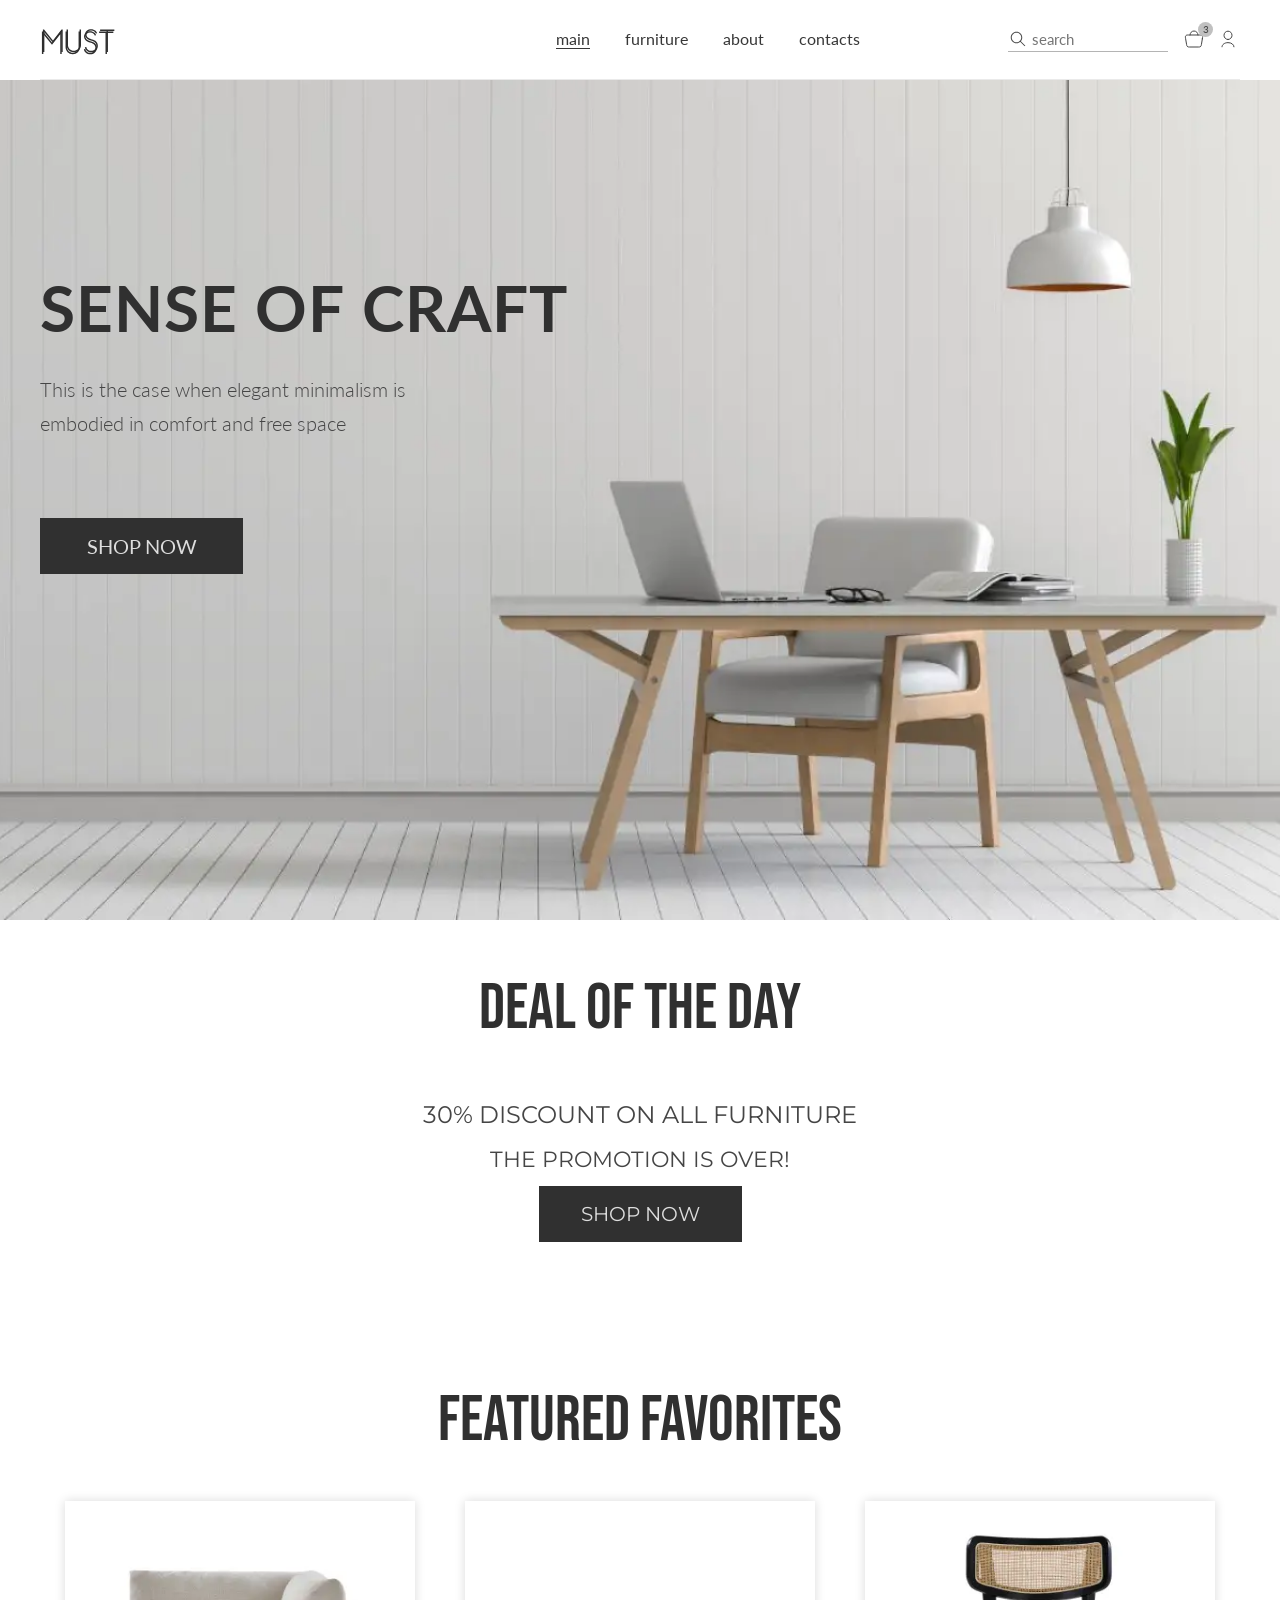
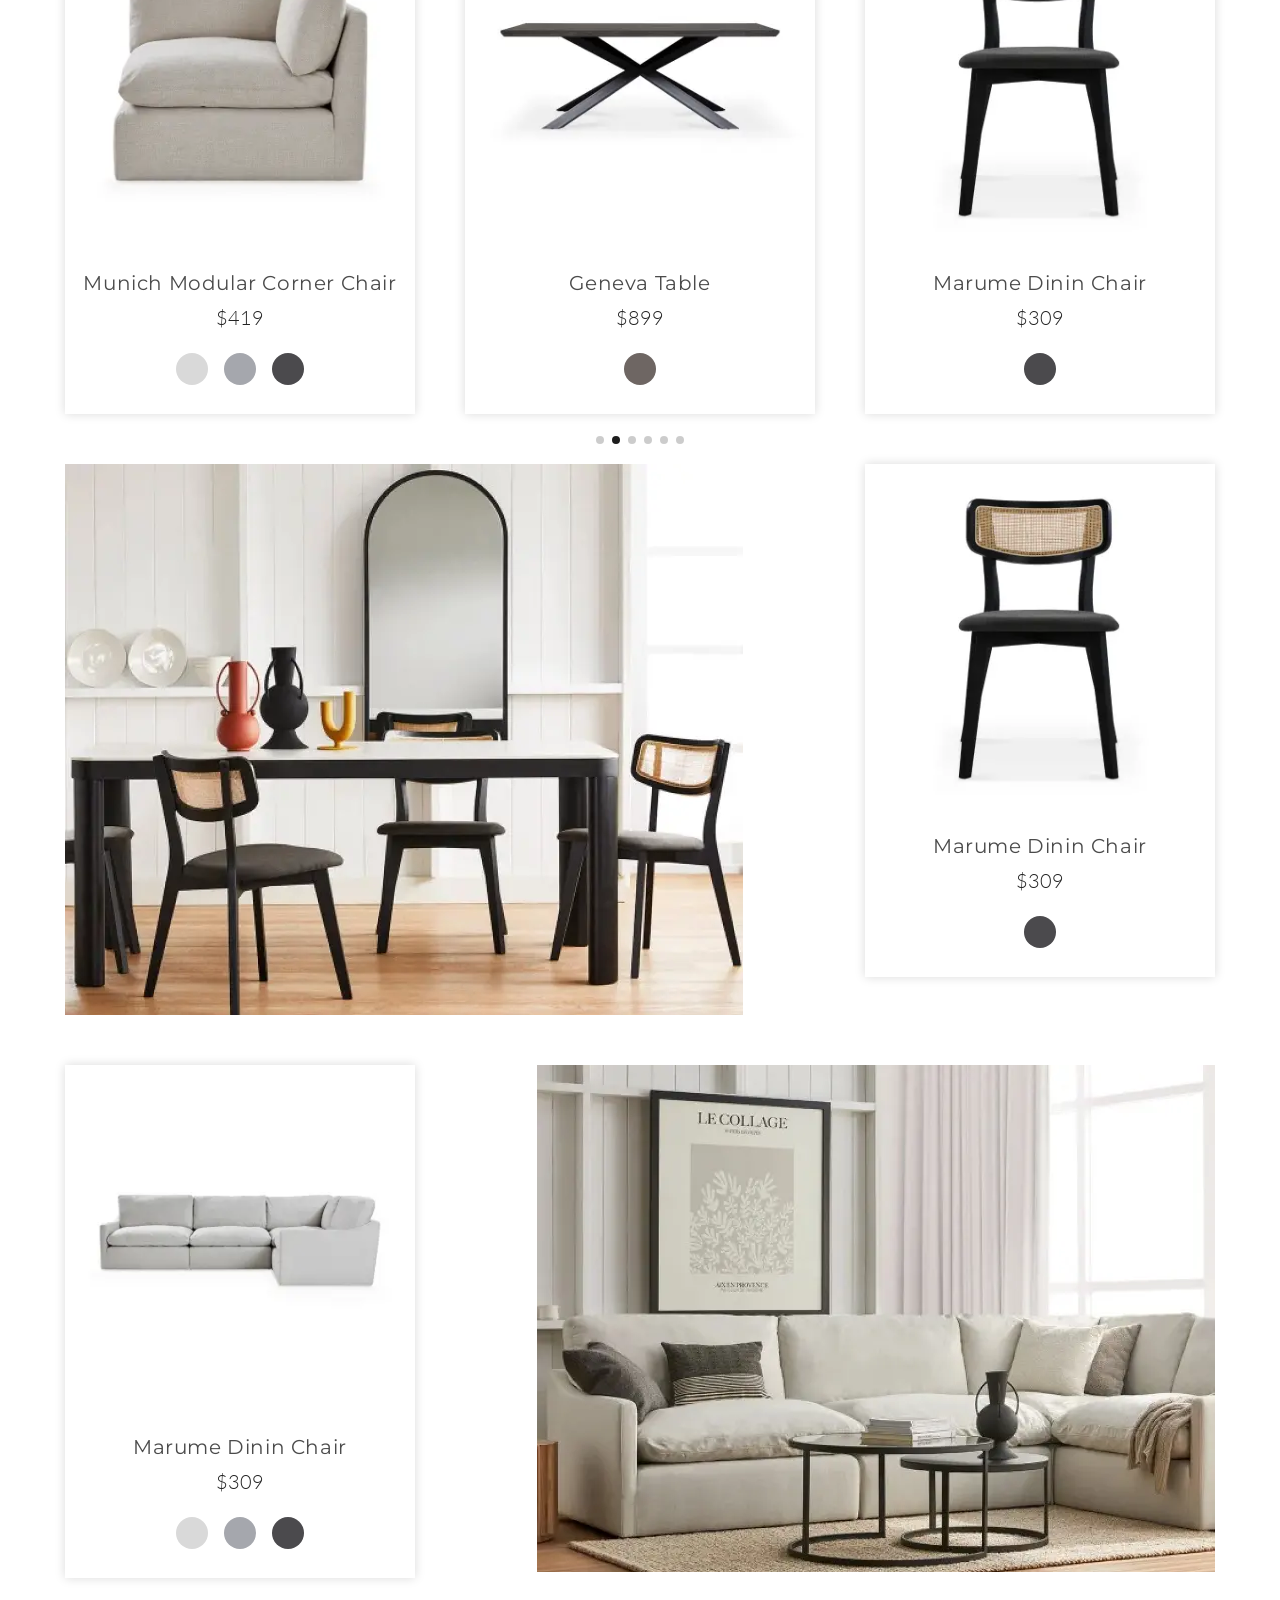
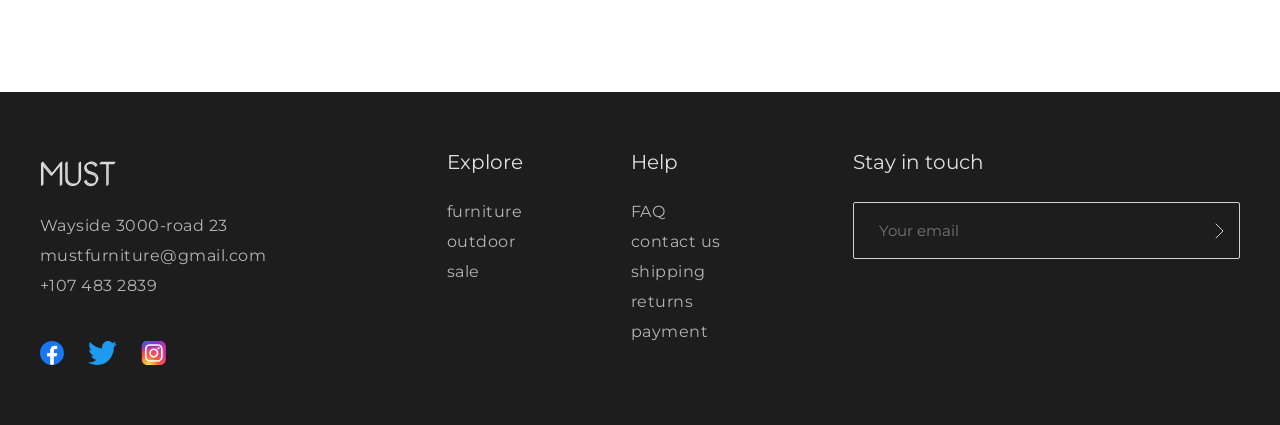
<file: must/index.html>
<!DOCTYPE html>
<html lang="en">

<head>
  <meta charset="UTF-8">
  <meta http-equiv="X-UA-Compatible" content="IE=edge">
  <meta name="viewport" content="width=device-width, initial-scale=1.0">
  <title>main</title>
  <link rel="preconnect" href="https://fonts.googleapis.com">
  <link rel="preconnect" href="https://fonts.gstatic.com" crossorigin>
  <link
    href="https://fonts.googleapis.com/css2?family=Bebas+Neue&family=Lato:wght@300;400;700&family=Montserrat:wght@400;500&display=swap&_v=20230627193616"
    rel="stylesheet">
  <link rel="stylesheet" href="css/style.min.css?_v=20230627193616">
</head>

<body>
  <div class="wrapper">
    <header class="header">
  <div class="container">
    <div class="header__inner">
      <nav class="nav">
        <button class="burger">
          <span class="burger__line"></span>
        </button>
        <a class="header__logo logo" href="index.html">
          <img class="logo__img" src="img/header/logo.svg" alt="logo">
        </a>
        <ul class="menu">
          <li class="menu__item">
            <a class="menu__link menu__link--active" href="index.html">main</a>
          </li>
          <li class="menu__item">
            <a class="menu__link" href="furniture.html">furniture</a>
          </li>
          <li class="menu__item">
            <a class="menu__link" href="about.html">about</a>
          </li>
          <li class="menu__item">
            <a class="menu__link" href="contacts.html">contacts</a>
          </li>
        </ul>
        <div class="user-actions">
          <form class="form-search">
            <button class="form-search__btn" type="submit">
              <img class="form-search__btn-img" src="img/icons/search.svg" alt="search icon">
            </button>
            <input class="form-search__input" type="search" placeholder="search">
            <buton class="form-search__btn--mobile"></buton>
          </form>
          <a class="user-actions__cart popup-btn" href="#" data-path="cart">
            <img class="user-actions__cart-img" src="img/icons/cart.svg" alt="cart icon">
            <span class="user-actions__cart-number"></span>
          </a>
          <a class="user-actions__login popup-btn" href="#" data-path="login">
            <img class="user-actions__login-img" src="img/icons/user.svg" alt="login icon">
          </a>
        </div>
      </nav>
    </div>
  </div>
</header>
    <main class="main">
      <section class="hero">
        <div class="container">
          <div class="hero__inner">
            <h1 class="hero__title swift-up-text">sense of craft</h1>
            <p class="hero__text swift-up-text">This is the case when elegant minimalism is embodied in comfort and free
              space</p>
            <a class="hero__btn btn" href="#">shop now</a>
          </div>
        </div>
      </section>
      <section class="deal">
        <div class="container">
          <div class="deal__inner">
            <h3 class="deal__title title">DEAL OF THE DAY</h3>
            <p class="deal__text">
              30% discount on all furniture
            </p>
            <div class="deadline-message">
              The promotion is over!
            </div>
            <div class="deal__clock" data-time="2023-12-25">
              <div class="deal__clock-item">
                <span class="deal__days"></span>
                <div class="deal__clock-text">Days</div>
              </div>
              <div class="deal__clock-item">
                <span class="deal__hours"></span>
                <div class="deal__clock-text">Hours</div>
              </div>
              <div class="deal__clock-item">
                <span class="deal__minutes"></span>
                <div class="deal__clock-text">Minutes</div>
              </div>
              <div class="deal__clock-item">
                <span class="deal__seconds"></span>
                <div class="deal__clock-text">Seconds</div>
              </div>
            </div>
            <a class="deal__link btn" href="#">Shop now</a>
          </div>
        </div>
      </section>
      <section class="favorites">
        <div class="container">
          <h2 class="favorites__title title">FEATURED FAVORITES</h2>
          <div class="favorites__slider-wrapper">
            <div class="favorites__slider swiper">
              <div class="swiper-wrapper">
                <div class="swiper-slide">
                  <div class="product" data-id="1">
                    <div class="product__img">
                      <a href="product.html">
                        <picture><source srcset="img/favorites/slider/1.webp" type="image/webp"><img src="img/favorites/slider/1.jpg" alt="product image" loading="lazy"></picture>
                        <div class="swiper-lazy-preloader"></div>
                      </a>
                    </div>
                    <div class="product__descr">
                      <div class="product__name">Kibo sofa</div>
                      <div class="product__price">$1.499</div>
                      <div class="product__colors">
                        <div class="product__colors-item product__colors-item--light-grey"></div>
                        <div class="product__colors-item product__colors-item--grey"></div>
                      </div>
                    </div>
                  </div>
                </div>
                <div class="swiper-slide">
                  <div class="product" data-id="2">
                    <div class="product__img">
                      <a href="product.html">
                        <picture><source srcset="img/favorites/slider/2.webp" type="image/webp"><img src="img/favorites/slider/2.jpg" alt="product image" loading="lazy"></picture>
                        <div class="swiper-lazy-preloader"></div>
                      </a>
                    </div>
                    <div class="product__descr">
                      <div class="product__name">Munich modular corner chair</div>
                      <div class="product__price">$419</div>
                      <div class="product__colors">
                        <div class="product__colors-item product__colors-item--light-grey"></div>
                        <div class="product__colors-item product__colors-item--grey"></div>
                        <div class="product__colors-item product__colors-item--dark"></div>
                      </div>
                    </div>
                  </div>
                </div>
                <div class="swiper-slide">
                  <div class="product" data-id="3">
                    <div class="product__img">
                      <a href="product.html">
                        <picture><source srcset="img/favorites/slider/3.webp" type="image/webp"><img src="img/favorites/slider/3.jpg" alt="product image" loading="lazy"></picture>
                        <div class="swiper-lazy-preloader"></div>
                      </a>
                    </div>
                    <div class="product__descr">
                      <div class="product__name">Geneva table</div>
                      <div class="product__price">$899</div>
                      <div class="product__colors">
                        <div class="product__colors-item product__colors-item--brown"></div>
                      </div>
                    </div>
                  </div>
                </div>
                <div class="swiper-slide">
                  <div class="product" data-id="4">
                    <div class="product__img">
                      <a href="product.html">
                        <picture><source srcset="img/favorites/slider/4.webp" type="image/webp"><img src="img/favorites/slider/4.jpg" alt="product image" loading="lazy"></picture>
                        <div class="swiper-lazy-preloader"></div>
                      </a>
                    </div>
                    <div class="product__descr">
                      <div class="product__name">Marume dinin chair</div>
                      <div class="product__price">$309</div>
                      <div class="product__colors">
                        <div class="product__colors-item product__colors-item--dark"></div>
                      </div>
                    </div>
                  </div>
                </div>
                <div class="swiper-slide">
                  <div class="product" data-id="5">
                    <div class="product__img">
                      <a href="product.html">
                        <picture><source srcset="img/favorites/slider/5.webp" type="image/webp"><img src="img/favorites/slider/5.jpg" alt="product image" loading="lazy"></picture>
                        <div class="swiper-lazy-preloader"></div>
                      </a>
                    </div>
                    <div class="product__descr">
                      <div class="product__name">Pura sectional sofa</div>
                      <div class="product__price">$1999</div>
                      <div class="product__colors">
                        <div class="product__colors-item product__colors-item--light-grey"></div>
                        <div class="product__colors-item product__colors-item--grey"></div>
                        <div class="product__colors-item product__colors-item--dark"></div>
                      </div>
                    </div>
                  </div>
                </div>
                <div class="swiper-slide">
                  <div class="product" data-id="3">
                    <div class="product__img">
                      <a href="product.html">
                        <picture><source srcset="img/favorites/slider/3.webp" type="image/webp"><img src="img/favorites/slider/3.jpg" alt="product image" loading="lazy"></picture>
                        <div class="swiper-lazy-preloader"></div>
                      </a>
                    </div>
                    <div class="product__descr">
                      <div class="product__name">Geneva table</div>
                      <div class="product__price">$899</div>
                      <div class="product__colors">
                        <div class="product__colors-item product__colors-item--brown"></div>
                      </div>
                    </div>
                  </div>
                </div>
              </div>
              <div class="swiper-pagination"></div>
            </div>
            <div class="swiper-button-prev"></div>
            <div class="swiper-button-next"></div>
          </div>
          <div class="favorites__products">
            <div class="favorites__products-row">
              <div class="favorites__products-img">
                <picture><source srcset="img/favorites/1.webp" type="image/webp"><img src="img/favorites/1.jpg" alt=""></picture>
              </div>
              <div class="product" data-id="4">
                <div class="product__img">
                  <a href="product.html">
                    <picture><source srcset="img/favorites/slider/4.webp" type="image/webp"><img src="img/favorites/slider/4.jpg" alt="product image"></picture>
                  </a>
                </div>
                <div class="product__descr">
                  <div class="product__name">Marume dinin chair</div>
                  <div class="product__price">$309</div>
                  <div class="product__colors">
                    <div class="product__colors-item product__colors-item--dark"></div>
                  </div>
                </div>
              </div>
            </div>
            <div class="favorites__products-row favorites__products-row--reverse ">
              <div class="favorites__products-img">
                <picture><source srcset="img/favorites/2.webp" type="image/webp"><img src="img/favorites/2.jpg" alt=""></picture>
              </div>
              <div class="product" data-id="5">
                <div class="product__img">
                  <a href="product.html">
                    <picture><source srcset="img/favorites/slider/5.webp" type="image/webp"><img src="img/favorites/slider/5.jpg" alt="product image"></picture>
                  </a>
                </div>
                <div class="product__descr">
                  <div class="product__name">Marume dinin chair</div>
                  <div class="product__price">$309</div>
                  <div class="product__colors">
                    <div class="product__colors-item product__colors-item--light-grey"></div>
                    <div class="product__colors-item product__colors-item--grey"></div>
                    <div class="product__colors-item product__colors-item--dark"></div>
                  </div>
                </div>
              </div>
            </div>
          </div>
        </div>
      </section>
    </main>
    <footer class="footer">
  <div class="container">
    <div class="footer__inner">
      <div class="footer__item footer__item--connect">
        <a class="footer__logo logo" href="index.html">
          <img class="logo__img" src="img/footer/logo.svg" alt="logo">
        </a>
        <ul class="footer__list">
          <li class="footer__list-item">
            Wayside 3000-road 23
          </li>
          <li class="footer__list-item">
            <a class="footer__list-link" href="mailto:mustfurniture@gmail.com">mustfurniture@gmail.com</a>
          </li>
          <li class="footer__list-item">
            <a class="footer__list-link" href="tel:+1074832839">+107 483 2839</a>
          </li>
        </ul>
        <ul class="footer__socials">
          <li class="footer__socials-item">
            <a class="footer__socials-link" href="#">
              <img src="img/icons/facebook.svg" alt="facebook">
            </a>
          </li>
          <li class="footer__socials-item">
            <a class="footer__socials-link" href="#">
              <img src="img/icons/twitter.svg" alt="twitter">
            </a>
          </li>
          <li class="footer__socials-item">
            <a class="footer__socials-link" href="#">
              <img src="img/icons/inst.svg" alt="instagram">
            </a>
          </li>
        </ul>
      </div>
      <div class="footer__item">
        <div class="footer__item-head">Explore</div>
        <ul class="footer__list">
          <li class="footer__list-item">
            <a class="footer__list-link" href="#">furniture</a>
          </li>
          <li class="footer__list-item">
            <a class="footer__list-link" href="#">outdoor</a>
          </li>
          <li class="footer__list-item">
            <a class="footer__list-link" href="#">sale</a>
          </li>
        </ul>
      </div>
      <div class="footer__item">
        <div class="footer__item-head">Help</div>
        <ul class="footer__list">
          <li class="footer__list-item">
            <a class="footer__list-link" href="#">FAQ</a>
          </li>
          <li class="footer__list-item">
            <a class="footer__list-link" href="#">contact us</a>
          </li>
          <li class="footer__list-item">
            <a class="footer__list-link" href="#">shipping</a>
          </li>
          <li class="footer__list-item">
            <a class="footer__list-link" href="#">returns</a>
          </li>
          <li class="footer__list-item">
            <a class="footer__list-link" href="#">payment</a>
          </li>
        </ul>
      </div>
      <div class="footer__item">
        <div class="footer__item-head">Stay in touch</div>
        <form class="footer__form">
          <input class="footer__form-input" type="email" placeholder="Your email">
          <button class="footer__form-btn" type="submit">
            <img src="img/icons/arrow-left.svg" alt="submit button">
          </button>
        </form>
      </div>
    </div>
  </div>
</footer>
    <div class="modals">
  <div class="modal-overlay">
    <div class="modal-wrap">
      <div class="modal login" data-target="login">
        <form class="popup__form" action="#">
          <h5 class="popup__form-title">login</h5>
          <div class="popup__form-item">
            <input class="popup__form-input popup__form-input--login" type="text" placeholder="Введите логин" />
          </div>
          <div class="popup__form-item">
            <input class="popup__form-input popup__form-input--password" type="password" placeholder="Введите пароль" />
          </div>
          <button type="submit" class="modal__btn btn">Войти</button>
          <button type="button" class="modal__btn--close">
            <svg width="19px" height="30px" viewBox="0 0 19 30" version="1.1">
              <g id="surface1">
                <path style="stroke: none; fill-rule: nonzero; fill: rgb(0%, 0%, 0%); fill-opacity: 1"
                  d="M 18.441406 8.824219 C 19.183594 8.09375 19.183594 6.902344 18.441406 6.171875 C 17.699219 5.4375 16.496094 5.4375 15.753906 6.171875 L 9.5 12.34375 L 3.242188 6.175781 C 2.5 5.445312 1.292969 5.445312 0.550781 6.175781 C -0.191406 6.90625 -0.191406 8.097656 0.550781 8.828125 L 6.808594 15 L 0.558594 21.175781 C -0.183594 21.90625 -0.183594 23.097656 0.558594 23.828125 C 1.300781 24.5625 2.503906 24.5625 3.246094 23.828125 L 9.5 17.65625 L 15.757812 23.824219 C 16.5 24.554688 17.707031 24.554688 18.449219 23.824219 C 19.191406 23.09375 19.191406 21.902344 18.449219 21.171875 L 12.191406 15 Z M 18.441406 8.824219 " />
              </g>
            </svg>
          </button>
        </form>
      </div>
      <div class="modal cart" data-target="cart">
        <h2 class="cart__title title">shoping cart</h2>
        <div class="cart__body">
          <div class="cart__items">
            <div class="cart__item">
              <div class="cart__item-body">
                <div class="cart__item-img">
                  <picture><source srcset="img/cart/1.webp" type="image/webp"><img src="img/cart/1.jpg" alt=" cart item image"></picture>
                </div>
                <div class="cart__item-descr">
                  <div class="cart__item-title">Marume dining chair</div>
                  <div class="cart__item-color">Color: Black</div>
                </div>
              </div>
              <div class="cart__item-qty qty-item">
                <div class="qty-item__title">Quantity</div>
                <div class="qty-item__price">
                  <div class="qty-item__price-number">$309</div>
                  <div class="qty-item__counter">
                    <div class="counter">
                      <input type="text" value="1" class="counter__value" data-price="309">
                      <button class="counter__btn counter__btn--plus" data-direction="plus"></button>
                      <button class="counter__btn counter__btn--minus" data-direction="minus"></button>
                    </div>
                  </div>
                </div>
                <div class="qty-item__summ">
                  <div class="qty-item__summ-title">Subtotal</div>
                  <div class="qty-item__summ-box">
                    <div class="qty-item__summ-number"></div>
                    <button class="qty-item__summ-btn">
                      <img src="img/icons/pencil.svg" alt="edit button">
                    </button>
                    <button class="qty-item__summ-btn qty-item__summ-btn--delete">
                      <img src="img/icons/trash.svg" alt="trash button">
                    </button>
                  </div>
                </div>
              </div>
            </div>
            <div class="cart__item">
              <div class="cart__item-body">
                <div class="cart__item-img">
                  <picture><source srcset="img/cart/1.webp" type="image/webp"><img src="img/cart/1.jpg" alt=" cart item image"></picture>
                </div>
                <div class="cart__item-descr">
                  <div class="cart__item-title">Marume dining chair</div>
                  <div class="cart__item-color">Color: Black</div>
                </div>
              </div>
              <div class="cart__item-qty qty-item">
                <div class="qty-item__title">Quantity</div>
                <div class="qty-item__price">
                  <div class="qty-item__price-number">$309</div>
                  <div class="qty-item__counter">
                    <div class="counter">
                      <input type="text" value="1" class="counter__value" data-price="309">
                      <button class="counter__btn counter__btn--plus" data-direction="plus"></button>
                      <button class="counter__btn counter__btn--minus" data-direction="minus"></button>
                    </div>
                  </div>
                </div>
                <div class="qty-item__summ">
                  <div class="qty-item__summ-title">Subtotal</div>
                  <div class="qty-item__summ-box">
                    <div class="qty-item__summ-number"></div>
                    <button class="qty-item__summ-btn">
                      <img src="img/icons/pencil.svg" alt="edit button">
                    </button>
                    <button class="qty-item__summ-btn qty-item__summ-btn--delete">
                      <img src="img/icons/trash.svg" alt="trash button">
                    </button>
                  </div>
                </div>
              </div>
            </div>
            <div class="cart__item">
              <div class="cart__item-body">
                <div class="cart__item-img">
                  <picture><source srcset="img/cart/1.webp" type="image/webp"><img src="img/cart/1.jpg" alt=" cart item image"></picture>
                </div>
                <div class="cart__item-descr">
                  <div class="cart__item-title">Marume dining chair</div>
                  <div class="cart__item-color">Color: Black</div>
                </div>
              </div>
              <div class="cart__item-qty qty-item">
                <div class="qty-item__title">Quantity</div>
                <div class="qty-item__price">
                  <div class="qty-item__price-number">$309</div>
                  <div class="qty-item__counter">
                    <div class="counter">
                      <input type="text" value="1" class="counter__value" data-price="309">
                      <button class="counter__btn counter__btn--plus" data-direction="plus"></button>
                      <button class="counter__btn counter__btn--minus" data-direction="minus"></button>
                    </div>
                  </div>
                </div>
                <div class="qty-item__summ">
                  <div class="qty-item__summ-title">Subtotal</div>
                  <div class="qty-item__summ-box">
                    <div class="qty-item__summ-number"></div>
                    <button class="qty-item__summ-btn">
                      <img src="img/icons/pencil.svg" alt="edit button">
                    </button>
                    <button class="qty-item__summ-btn qty-item__summ-btn--delete">
                      <img src="img/icons/trash.svg" alt="trash button">
                    </button>
                  </div>
                </div>
              </div>
            </div>
          </div>
          <button type="button" class="modal__btn--close">
            <svg width="19px" height="30px" viewBox="0 0 19 30" version="1.1">
              <g id="surface1">
                <path style="stroke: none; fill-rule: nonzero; fill: rgb(0%, 0%, 0%); fill-opacity: 1"
                  d="M 18.441406 8.824219 C 19.183594 8.09375 19.183594 6.902344 18.441406 6.171875 C 17.699219 5.4375 16.496094 5.4375 15.753906 6.171875 L 9.5 12.34375 L 3.242188 6.175781 C 2.5 5.445312 1.292969 5.445312 0.550781 6.175781 C -0.191406 6.90625 -0.191406 8.097656 0.550781 8.828125 L 6.808594 15 L 0.558594 21.175781 C -0.183594 21.90625 -0.183594 23.097656 0.558594 23.828125 C 1.300781 24.5625 2.503906 24.5625 3.246094 23.828125 L 9.5 17.65625 L 15.757812 23.824219 C 16.5 24.554688 17.707031 24.554688 18.449219 23.824219 C 19.191406 23.09375 19.191406 21.902344 18.449219 21.171875 L 12.191406 15 Z M 18.441406 8.824219 " />
              </g>
            </svg>
          </button>
          <div class="cart__summ">
            <div class="cart__summ-title">Your order summary</div>
            <div class="cart__summ-box">
              <div class="cart__summ-label">Total</div>
              <div class="cart__summ-value"></div>
            </div>
            <button class="cart__summ-btn btn">PROCEED TO CHECKOUT</button>
          </div>
        </div>
      </div>
    </div>
  </div>
</div>
  </div>
  <script src="js/app.min.js?_v=20230627193616"></script>
</body>

</html>
</file>
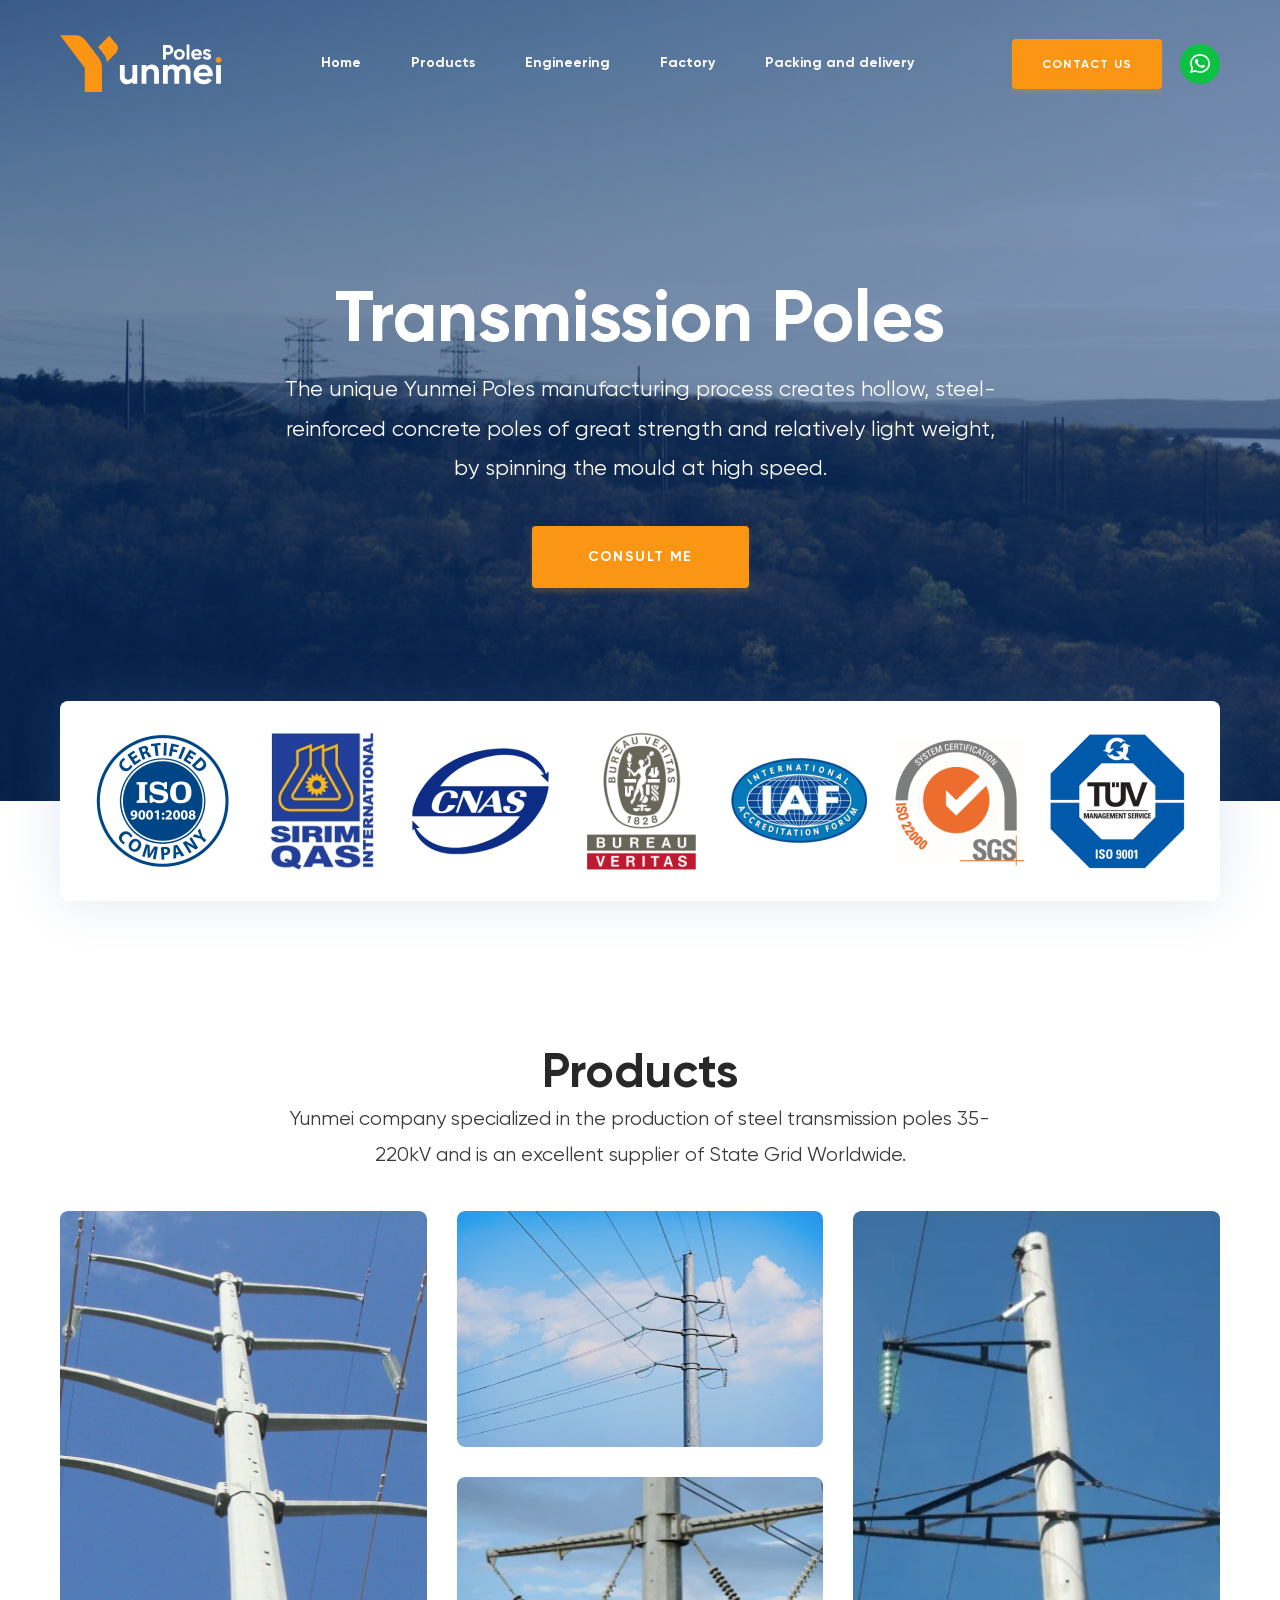
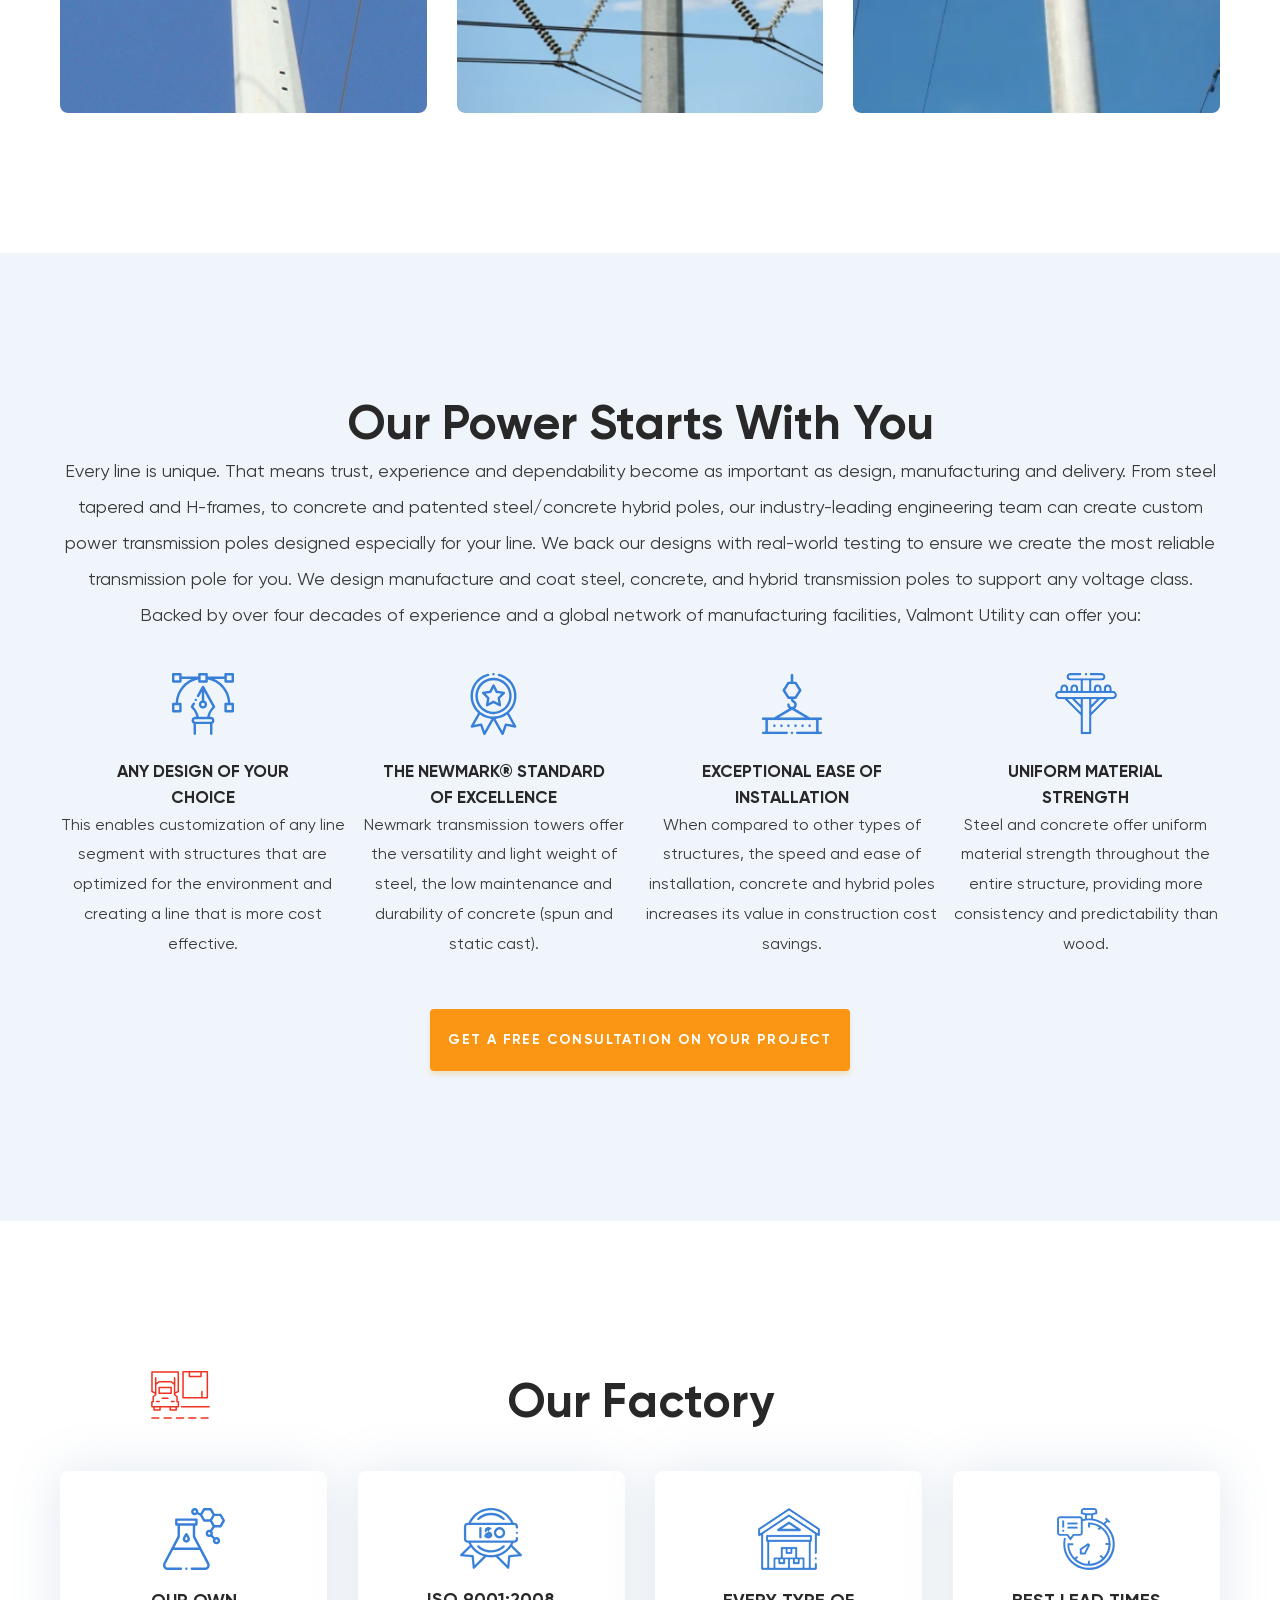
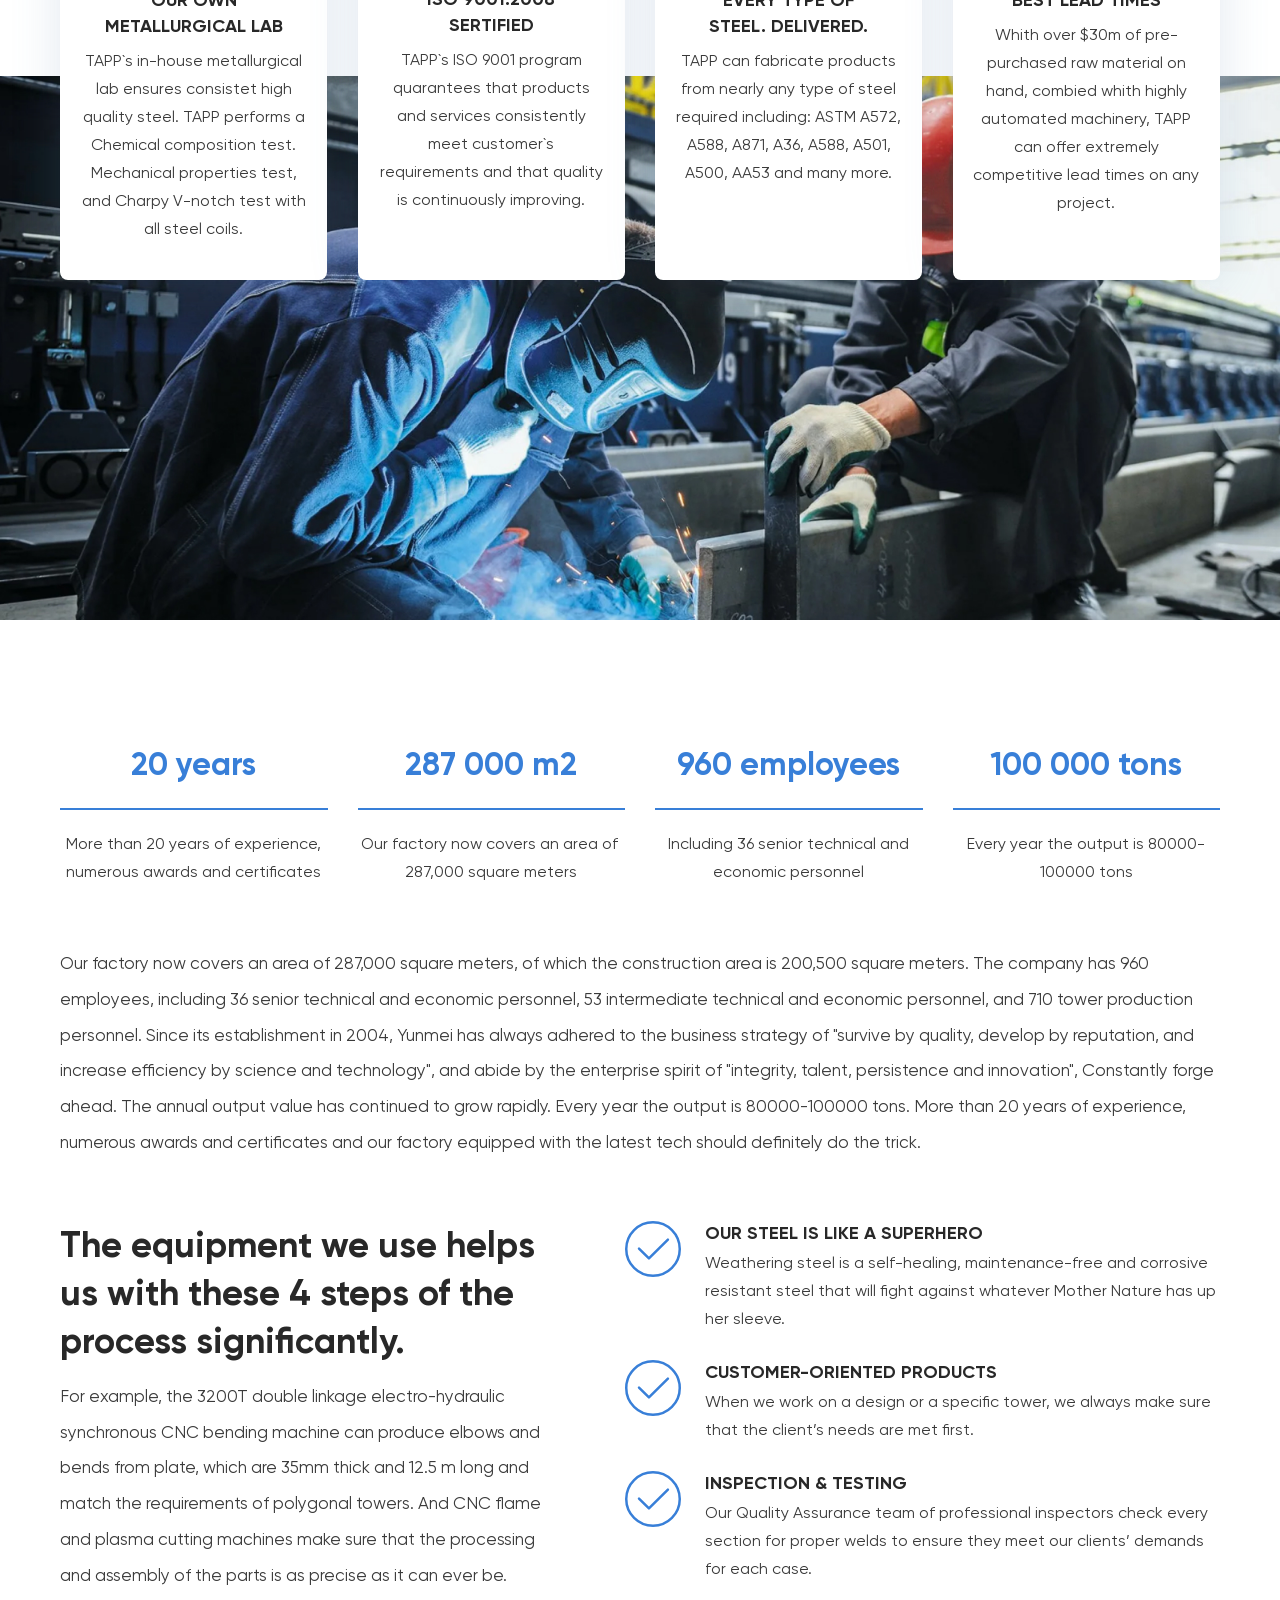
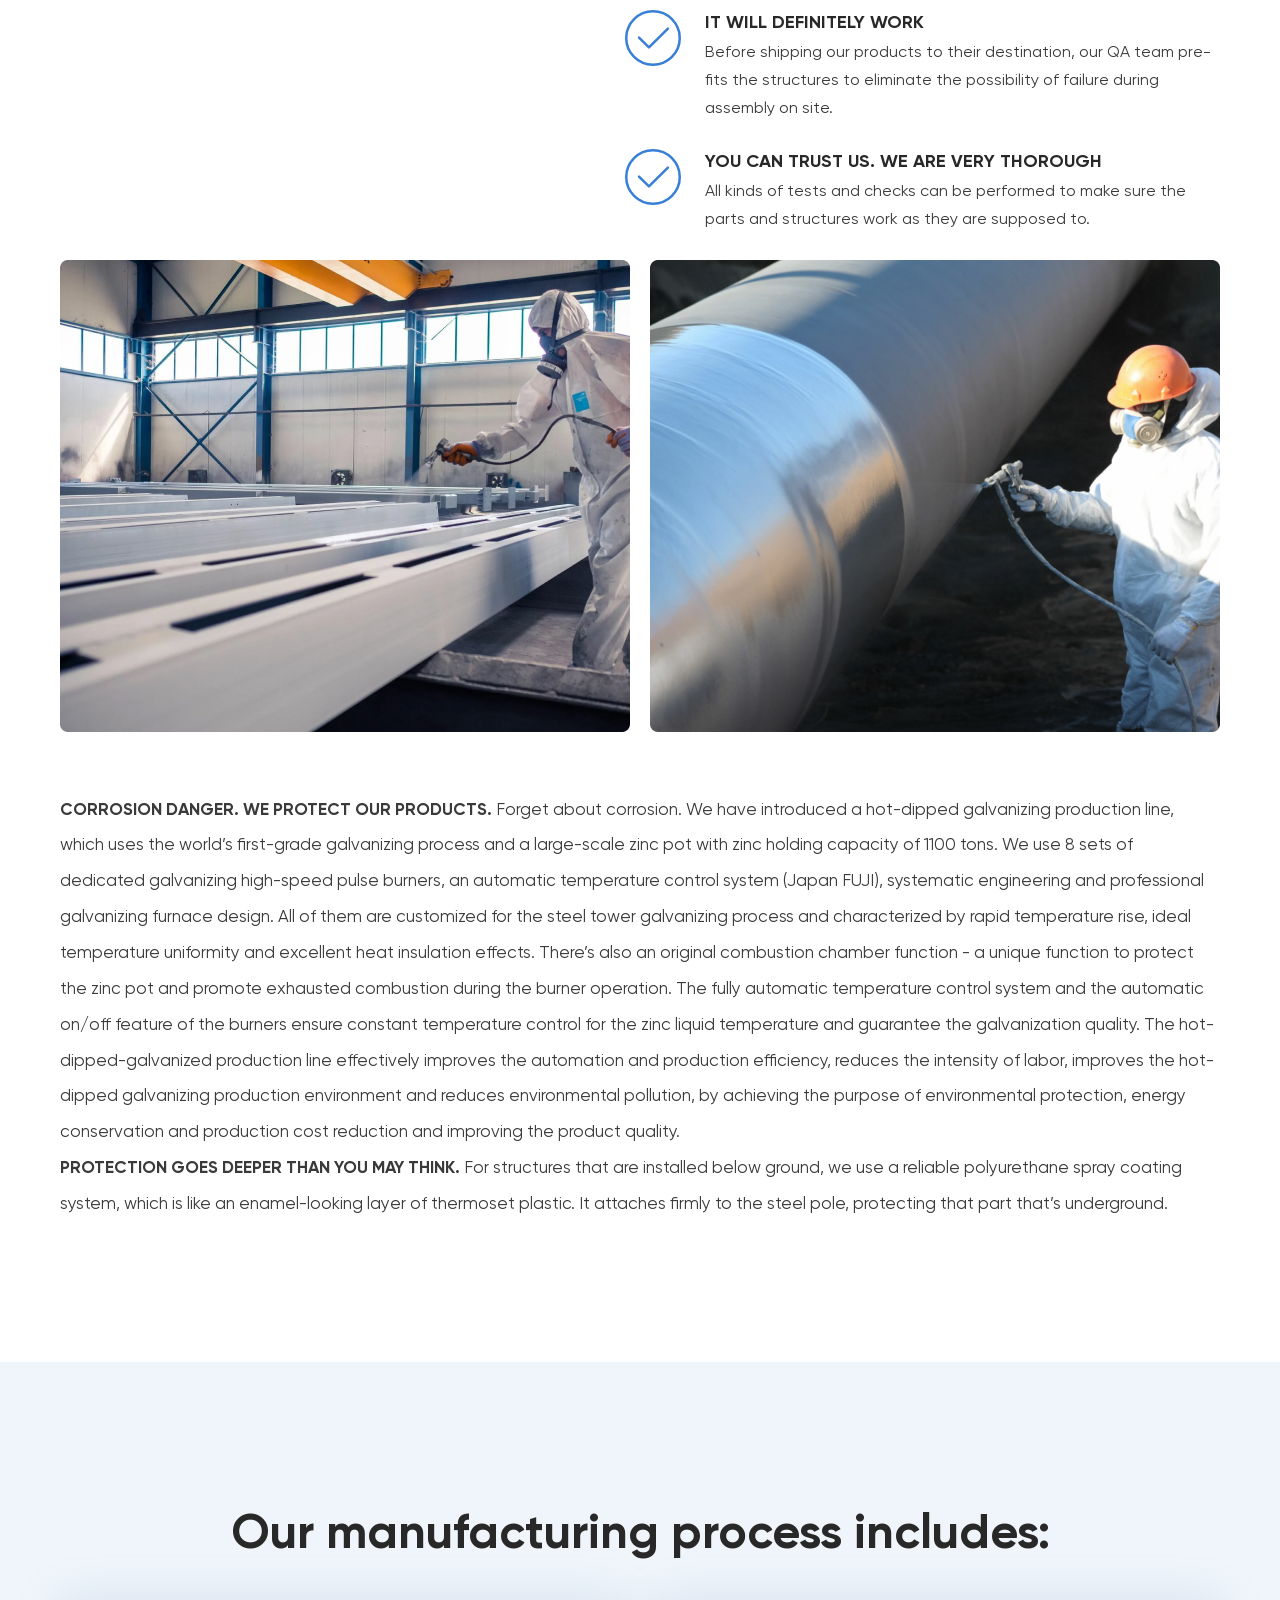
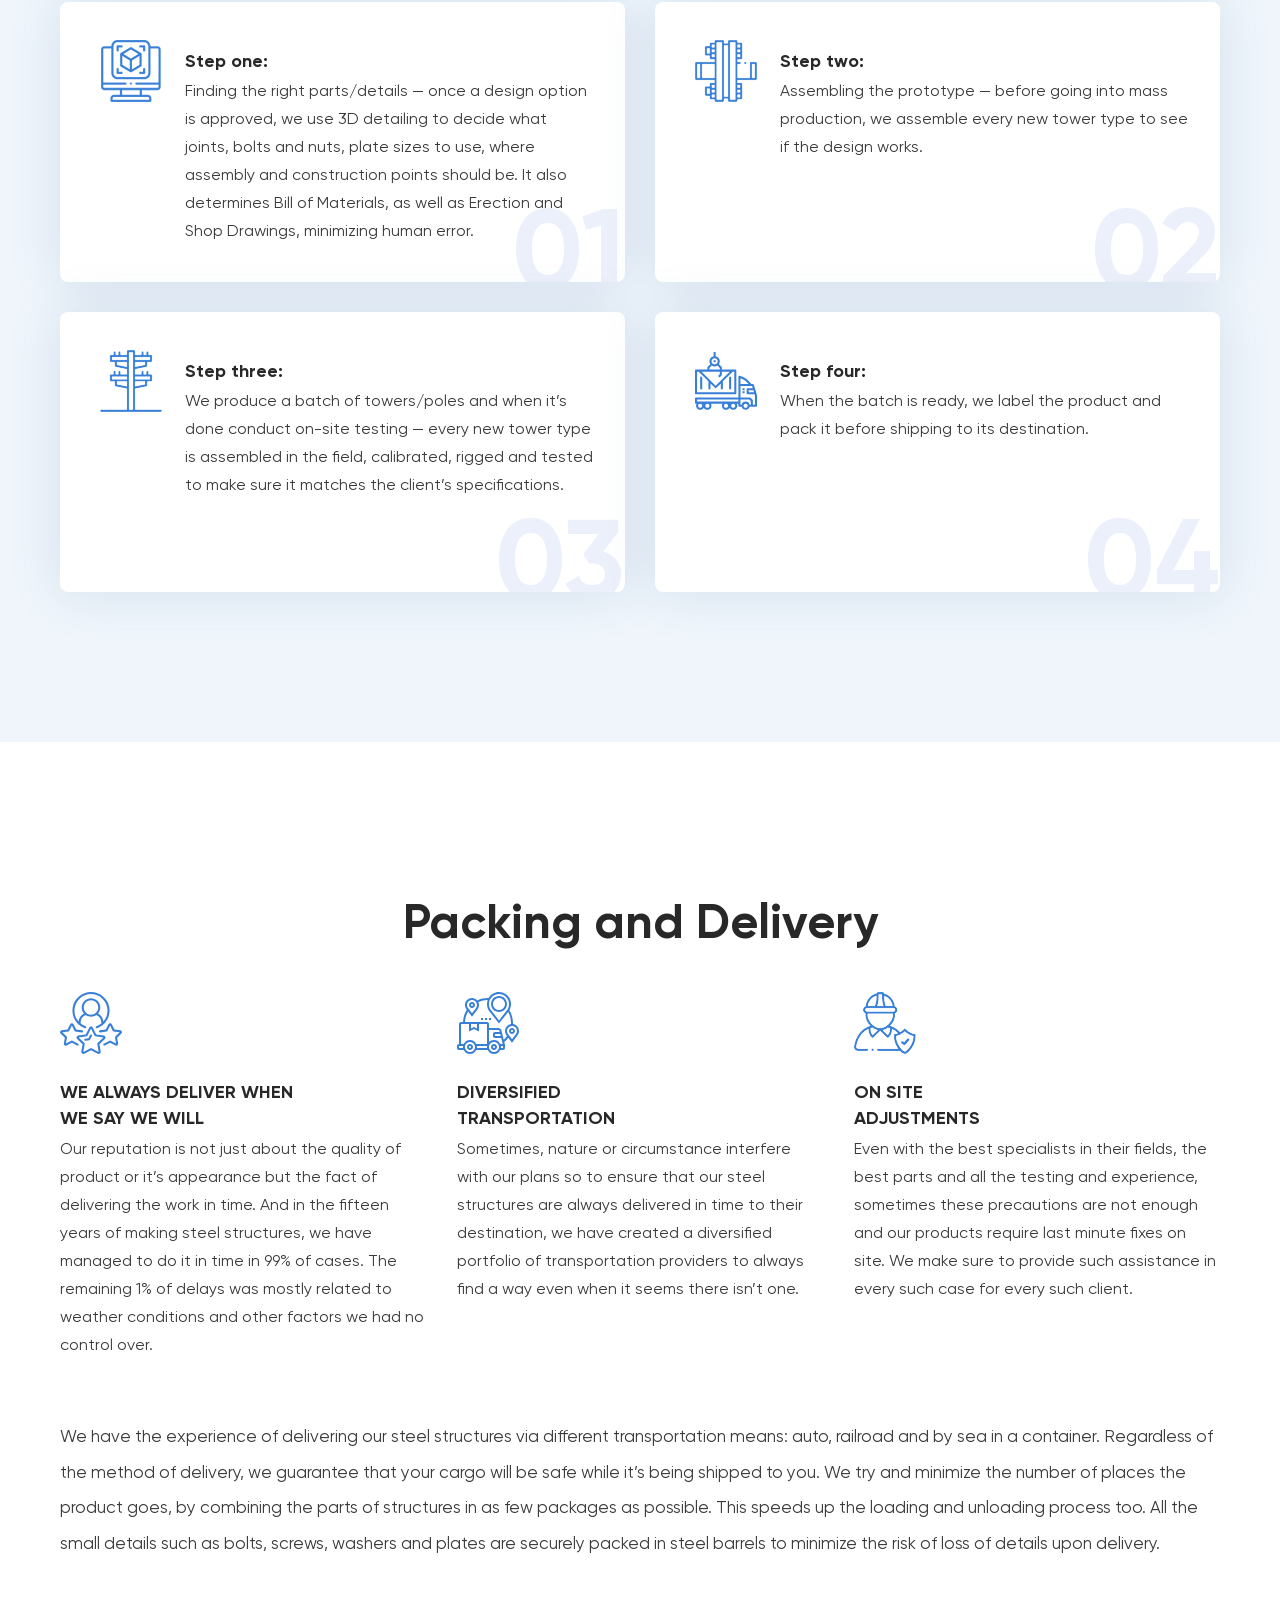
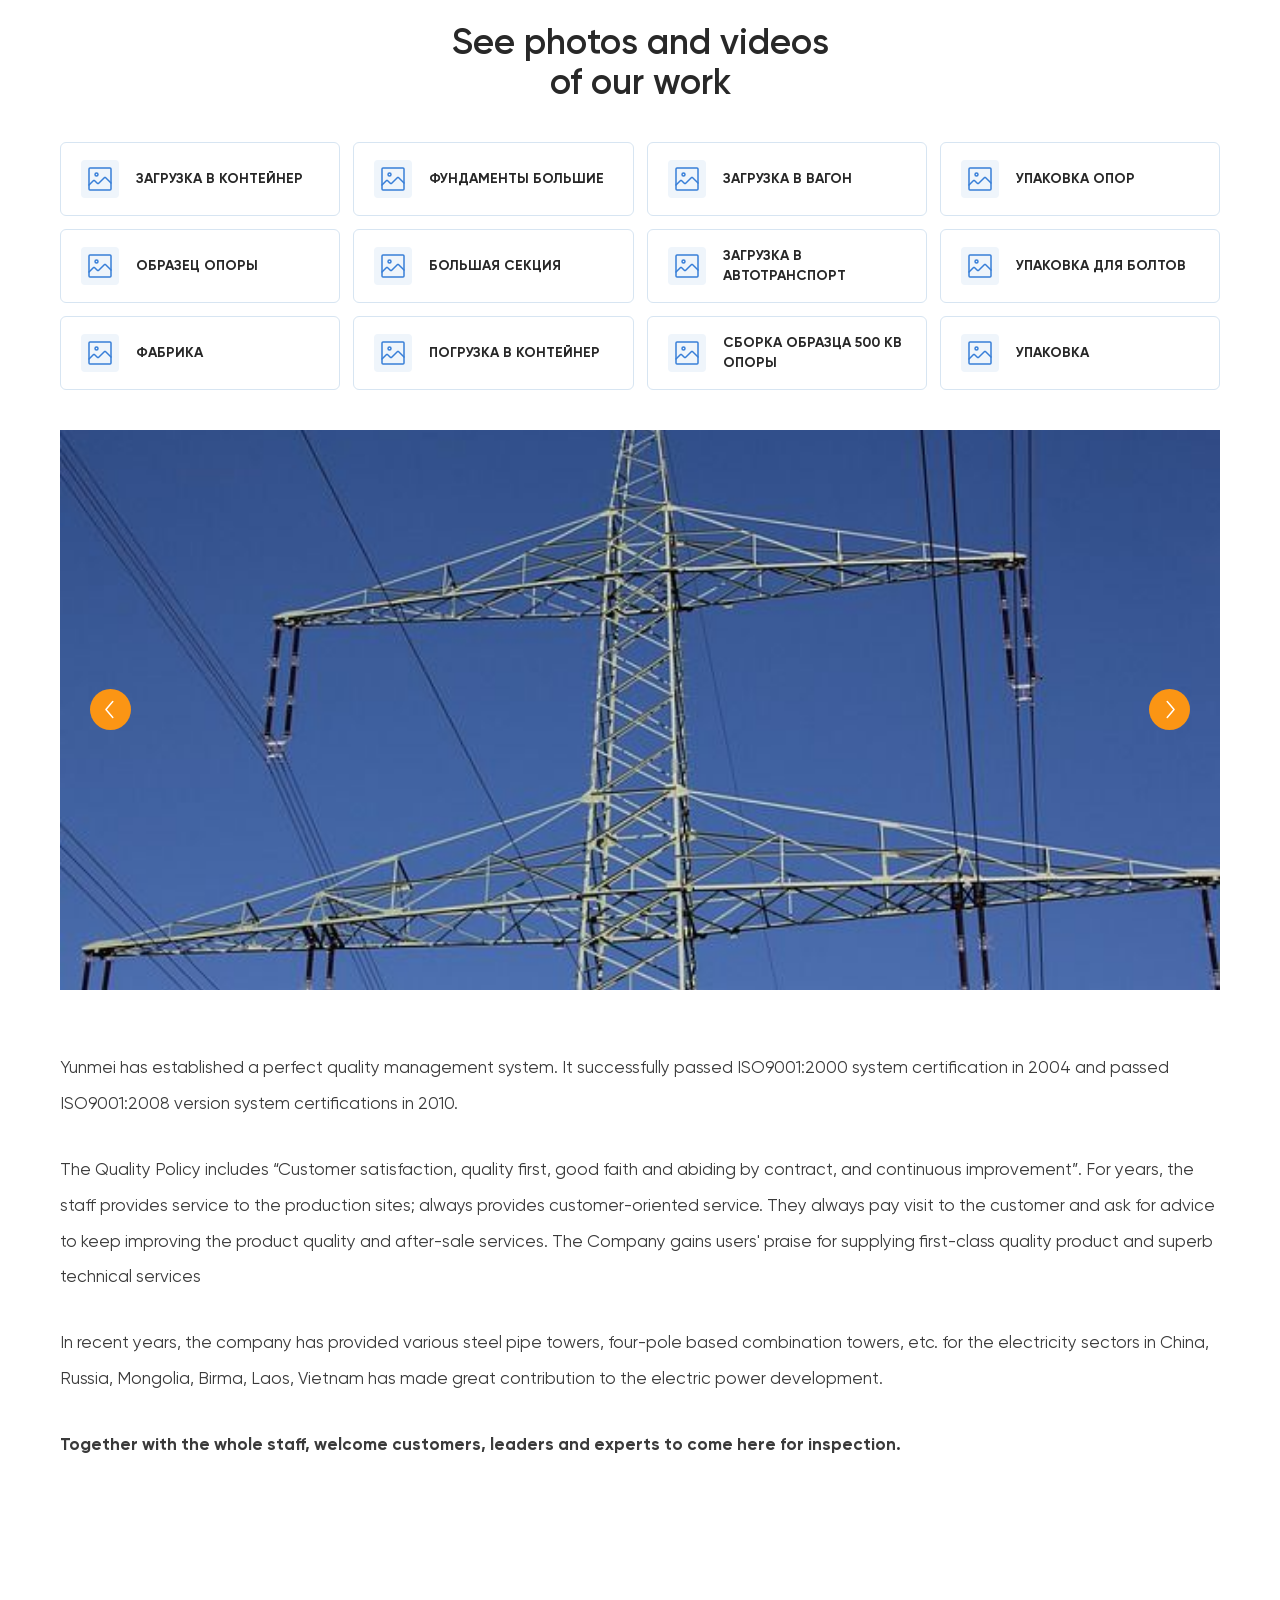
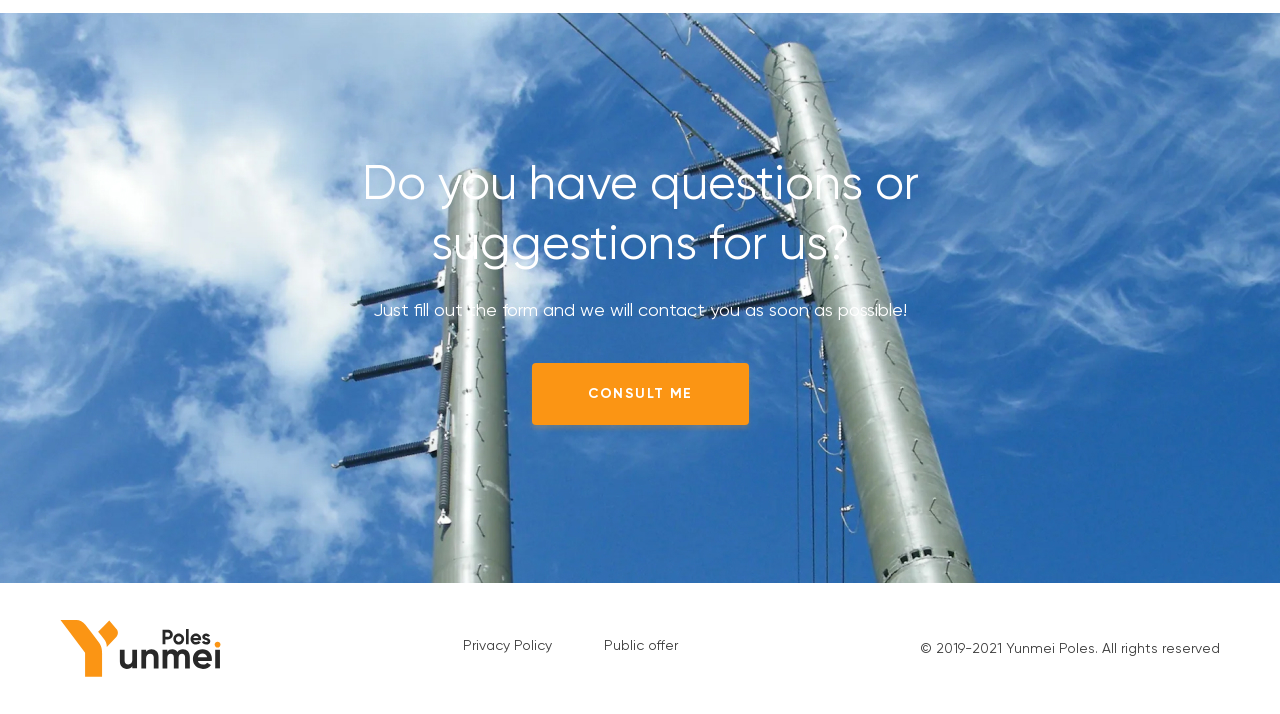
<file: poles/index.html>
<!DOCTYPE html>
<html lang="en">
  <head>
    <meta charset="UTF-8" />
    <meta http-equiv="X-UA-Compatible" content="IE=edge" />
    <meta name="viewport" content="width=device-width, initial-scale=1.0" />
    <title>Poles</title>
    <link rel="stylesheet" href="css/normalize.css" />
    <link rel="stylesheet" href="css/fonts.css" />
    <link rel="stylesheet" href="css/slick.css" />
    <link rel="stylesheet" href="css/style.css" />
    <link rel="stylesheet" href="css/media.css" />
  </head>
  <body>
    <header class="header" id="header">
      <div class="container">
        <div class="header__inner">
          <div class="header__top">
            <a href="#" class="header__logo"><img src="img/Logo.svg" alt="logo" /></a>
            <ul class="header__menu">
              <li class="header__menu-item">
                <a href="#header" class="header__menu-link scroll-to">Home</a>
              </li>
              <li class="header__menu-item">
                <a href="#products" class="header__menu-link scroll-to">Products</a>
              </li>
              <li class="header__menu-item">
                <a href="#power" class="header__menu-link scroll-to">Engineering</a>
              </li>
              <li class="header__menu-item">
                <a href="#factory" class="header__menu-link scroll-to">Factory</a>
              </li>
              <li class="header__menu-item">
                <a href="#delivery" class="header__menu-link scroll-to">Packing and delivery</a>
              </li>
            </ul>
            <div class="header__contacts">
              <button class="btn header__btn">contact us</button>
              <a href="https://api.whatsapp.com/message/LLSXCTQGL33YI1?autoload=1&app_absent=0" class="whatsup"
                ><img src="img/whutsup.svg" alt="whutsup"
              /></a>
            </div>
            <div class="hamb">
              <span class="bar"></span>
              <span class="bar"></span>
              <span class="bar"></span>
            </div>
          </div>
          <div class="header__content">
            <h1 class="header__content-title">Transmission Poles</h1>
            <p class="header__content-text">
              The unique Yunmei Poles manufacturing process creates hollow, steel-reinforced concrete poles of great
              strength and relatively light weight, by spinning the mould at high speed.
            </p>
            <button class="btn">Consult me</button>
          </div>
        </div>
      </div>
      <div class="modal">
        <div class="modal__wrap">
          <div class="modal__body">
            <h2 class="modal__title">Contact us</h2>
            <form action="">
              <div class="modal__item">
                <input class="userName" type="text" placeholder="Ваше иммя" />
              </div>
              <div class="modal__item">
                <input class="userMail" type="email" placeholder="Электронная почта" />
              </div>
              <div class="modal__item">
                <input class="userPhone" type="tel" placeholder="Мобильный телефон" />
              </div>
              <div class="modal__item">
                <button class="modal__btn" type="submit">Submit</button>
              </div>
            </form>
            <div class="close">
              <svg width="19px" height="30px" viewBox="0 0 19 30" version="1.1">
                <g id="surface1">
                  <path
                    style="stroke: none; fill-rule: nonzero; fill: rgb(0%, 0%, 0%); fill-opacity: 1"
                    d="M 18.441406 8.824219 C 19.183594 8.09375 19.183594 6.902344 18.441406 6.171875 C 17.699219 5.4375 16.496094 5.4375 15.753906 6.171875 L 9.5 12.34375 L 3.242188 6.175781 C 2.5 5.445312 1.292969 5.445312 0.550781 6.175781 C -0.191406 6.90625 -0.191406 8.097656 0.550781 8.828125 L 6.808594 15 L 0.558594 21.175781 C -0.183594 21.90625 -0.183594 23.097656 0.558594 23.828125 C 1.300781 24.5625 2.503906 24.5625 3.246094 23.828125 L 9.5 17.65625 L 15.757812 23.824219 C 16.5 24.554688 17.707031 24.554688 18.449219 23.824219 C 19.191406 23.09375 19.191406 21.902344 18.449219 21.171875 L 12.191406 15 Z M 18.441406 8.824219 "
                  />
                </g>
              </svg>
            </div>
          </div>
        </div>
      </div>
    </header>
    <main class="main">
      <section class="products" id="products">
        <div class="container">
          <div class="products__inner">
            <div class="products__info">
              <img class="products__info-img" src="img/pr-img-01.png" alt="sertificates" />
              <img class="products__info-img" src="img/pr-img-02.png" alt="sertificates" />
              <img class="products__info-img" src="img/pr-img-03.png" alt="sertificates" />
              <img class="products__info-img" src="img/pr-img-04.png" alt="sertificates" />
              <img class="products__info-img" src="img/pr-img-05.png" alt="sertificates" />
              <img class="products__info-img" src="img/pr-img-06.png" alt="sertificates" />
              <img class="products__info-img" src="img/pr-img-07.png" alt="sertificates" />
            </div>
            <div class="products__body">
              <h2 class="title products__title">Products</h2>
              <p class="products__text">
                Yunmei company specialized in the production of steel transmission poles 35-220kV and is an excellent
                supplier of State Grid Worldwide.
              </p>
              <div class="products__gallery">
                <img src="img/pr-gal-1.jpg" alt="products" class="products__gallery-item products__gallery-item--1" />
                <img src="img/pr-gal-2.jpg" alt="products" class="products__gallery-item products__gallery-item--2" />
                <img src="img/pr-gal-3.jpg" alt="products" class="products__gallery-item products__gallery-item--3" />
                <img src="img/pr-gal-4.jpg" alt="products" class="products__gallery-item products__gallery-item--4" />
              </div>
            </div>
          </div>
        </div>
      </section>
      <section class="power" id="power">
        <div class="container">
          <div class="power__inner">
            <h2 class="title power__title">Our Power Starts With You</h2>
            <p class="power__text">
              Every line is unique. That means trust, experience and dependability become as important as design,
              manufacturing and delivery. From steel tapered and H-frames, to concrete and patented steel/concrete
              hybrid poles, our industry-leading engineering team can create custom power transmission poles designed
              especially for your line. We back our designs with real-world testing to ensure we create the most
              reliable transmission pole for you. We design manufacture and coat steel, concrete, and hybrid
              transmission poles to support any voltage class. Backed by over four decades of experience and a global
              network of manufacturing facilities, Valmont Utility can offer you:
            </p>
            <div class="power__info">
              <div class="power__info-item">
                <img class="power__info-img" src="img/power-img-1.svg" alt="power-image" />
                <h3 class="power__info-title">Any design of your choice</h3>
                <p class="power__info-text">
                  This enables customization of any line segment with structures that are optimized for the environment
                  and creating a line that is more cost effective.
                </p>
              </div>
              <div class="power__info-item">
                <img class="power__info-img" src="img/power-img-2.svg" alt="power-image" />
                <h3 class="power__info-title">The Newmark® Standard of Excellence</h3>
                <p class="power__info-text">
                  Newmark transmission towers offer the versatility and light weight of steel, the low maintenance and
                  durability of concrete (spun and static cast).
                </p>
              </div>
              <div class="power__info-item">
                <img class="power__info-img" src="img/power-img-3.svg" alt="power-image" />
                <h3 class="power__info-title">Exceptional Ease of Installation</h3>
                <p class="power__info-text">
                  When compared to other types of structures, the speed and ease of installation, concrete and hybrid
                  poles increases its value in construction cost savings.
                </p>
              </div>
              <div class="power__info-item">
                <img class="power__info-img" src="img/power-img-4.svg" alt="power-image" />
                <h3 class="power__info-title">Uniform Material Strength</h3>
                <p class="power__info-text">
                  Steel and concrete offer uniform material strength throughout the entire structure, providing more
                  consistency and predictability than wood.
                </p>
              </div>
            </div>
            <button class="btn power__btn">Get a free consultation on your project</button>
          </div>
        </div>
      </section>
      <section class="factory" id="factory">
        <div class="container">
          <h2 class="title factory__title">Our Factory</h2>
          <div class="factory__benefits">
            <div class="factory__benefits-item">
              <img src="img/f1.svg" alt="benefits" class="factory__benefits-img" />
              <h3 class="factory__benefits-title">Our own metallurgical lab</h3>
              <p class="factory__benefits-text">
                TAPP`s in-house metallurgical lab ensures consistet high quality steel. TAPP performs a Chemical
                composition test. Mechanical properties test, and Charpy V-notch test with all steel coils.
              </p>
            </div>
            <div class="factory__benefits-item">
              <img src="img/f2.svg" alt="benefits" class="factory__benefits-img" />
              <h3 class="factory__benefits-title">iso 9001:2008 sertified</h3>
              <p class="factory__benefits-text">
                TAPP`s ISO 9001 program quarantees that products and services consistently meet customer`s requirements
                and that quality is continuously improving.
              </p>
            </div>
            <div class="factory__benefits-item">
              <img src="img/f3.svg" alt="benefits" class="factory__benefits-img" />
              <h3 class="factory__benefits-title">every type of steel. delivered.</h3>
              <p class="factory__benefits-text">
                TAPP can fabricate products from nearly any type of steel required including: ASTM A572, A588, A871,
                A36, A588, A501, A500, AA53 and many more.
              </p>
            </div>
            <div class="factory__benefits-item">
              <img src="img/f4.svg" alt="benefits" class="factory__benefits-img" />
              <h3 class="factory__benefits-title">best lead times</h3>
              <p class="factory__benefits-text">
                Whith over $30m of pre-purchased raw material on hand, combied whith highly automated machinery, TAPP
                can offer extremely competitive lead times on any project.
              </p>
            </div>
          </div>
        </div>
        <img src="img/fac-img.jpg" alt="factory-post" class="factory__post" />
        <div class="container">
          <div class="factory__achievements">
            <div class="factory__achievements-inner">
              <div class="factory__achivements-item">
                <p class="factory__achivements-value">20 years</p>
                <p class="factory__achievements-text">
                  More than 20 years of experience, numerous awards and certificates
                </p>
              </div>
              <div class="factory__achivements-item">
                <p class="factory__achivements-value">287 000 m2</p>
                <p class="factory__achievements-text">Our factory now covers an area of ​​287,000 square meters</p>
              </div>
              <div class="factory__achivements-item">
                <p class="factory__achivements-value">960 employees</p>
                <p class="factory__achievements-text">Including 36 senior technical and economic personnel</p>
              </div>
              <div class="factory__achivements-item">
                <p class="factory__achivements-value">100 000 tons</p>
                <p class="factory__achievements-text">Every year the output is 80000-100000 tons</p>
              </div>
            </div>
            <p class="factory__achivements-descr">
              Our factory now covers an area of ​​287,000 square meters, of which the construction area is 200,500
              square meters. The company has 960 employees, including 36 senior technical and economic personnel, 53
              intermediate technical and economic personnel, and 710 tower production personnel. Since its establishment
              in 2004, Yunmei has always adhered to the business strategy of "survive by quality, develop by reputation,
              and increase efficiency by science and technology", and abide by the enterprise spirit of "integrity,
              talent, persistence and innovation", Constantly forge ahead. The annual output value has continued to grow
              rapidly. Every year the output is 80000-100000 tons. More than 20 years of experience, numerous awards and
              certificates and our factory equipped with the latest tech should definitely do the trick.
            </p>
          </div>
          <div class="factory__info">
            <div class="factory__block">
              <h3 class="factory__block-title">
                The equipment we use helps us with these 4 steps of the process significantly.
              </h3>
              <p class="factory__block-text">
                For example, the 3200T double linkage electro-hydraulic synchronous CNC bending machine can produce
                elbows and bends from plate, which are 35mm thick and 12.5 m long and match the requirements of
                polygonal towers. And CNC flame and plasma cutting machines make sure that the processing and assembly
                of the parts is as precise as it can ever be.
              </p>
            </div>
            <ul class="factory__list">
              <li class="factory__item">
                <h4 class="factory__item-title">OUR STEEL IS LIKE A SUPERHERO</h4>
                <p class="factory__item-text">
                  Weathering steel is a self-healing, maintenance-free and corrosive resistant steel that will fight
                  against whatever Mother Nature has up her sleeve.
                </p>
              </li>
              <li class="factory__item">
                <h4 class="factory__item-title">CUSTOMER-ORIENTED PRODUCTS</h4>
                <p class="factory__item-text">
                  When we work on a design or a specific tower, we always make sure that the client’s needs are met
                  first.
                </p>
              </li>
              <li class="factory__item">
                <h4 class="factory__item-title">INSPECTION & TESTING</h4>
                <p class="factory__item-text">
                  Our Quality Assurance team of professional inspectors check every section for proper welds to ensure
                  they meet our clients’ demands for each case.
                </p>
              </li>
              <li class="factory__item">
                <h4 class="factory__item-title">IT WILL DEFINITELY WORK</h4>
                <p class="factory__item-text">
                  Before shipping our products to their destination, our QA team pre-fits the structures to eliminate
                  the possibility of failure during assembly on site.
                </p>
              </li>
              <li class="factory__item">
                <h4 class="factory__item-title">YOU CAN TRUST US. WE ARE VERY THOROUGH</h4>
                <p class="factory__item-text">
                  All kinds of tests and checks can be performed to make sure the parts and structures work as they are
                  supposed to.
                </p>
              </li>
            </ul>
          </div>
          <div class="factory__images">
            <img src="img/f-img-1.jpg" alt="" class="factory__img" />
            <img src="img/f-img-2.jpg" alt="" class="factory__img" />
          </div>
          <p class="factory__info-descr">
            <span>CORROSION DANGER. WE PROTECT OUR PRODUCTS.</span> Forget about corrosion. We have introduced a
            hot-dipped galvanizing production line, which uses the world’s first-grade galvanizing process and a
            large-scale zinc pot with zinc holding capacity of 1100 tons. We use 8 sets of dedicated galvanizing
            high-speed pulse burners, an automatic temperature control system (Japan FUJI), systematic engineering and
            professional galvanizing furnace design. All of them are customized for the steel tower galvanizing process
            and characterized by rapid temperature rise, ideal temperature uniformity and excellent heat insulation
            effects. There’s also an original combustion chamber function - a unique function to protect the zinc pot
            and promote exhausted combustion during the burner operation. The fully automatic temperature control system
            and the automatic on/off feature of the burners ensure constant temperature control for the zinc liquid
            temperature and guarantee the galvanization quality. The hot-dipped-galvanized production line effectively
            improves the automation and production efficiency, reduces the intensity of labor, improves the hot-dipped
            galvanizing production environment and reduces environmental pollution, by achieving the purpose of
            environmental protection, energy conservation and production cost reduction and improving the product
            quality.
          </p>
          <p class="factory__info-descr">
            <span>PROTECTION GOES DEEPER THAN YOU MAY THINK.</span> For structures that are installed below ground, we
            use a reliable polyurethane spray coating system, which is like an enamel-looking layer of thermoset
            plastic. It attaches firmly to the steel pole, protecting that part that’s underground.
          </p>
        </div>
      </section>
      <section class="process" id="process">
        <div class="container">
          <h2 class="title process__title">Our manufacturing process includes:</h2>
          <div class="process__box">
            <div class="process__box-item process__box-item--1">
              <div class="process__box-item-body">
                <h4 class="process__box-title">Step one:</h4>
                <p class="process__box-text">
                  Finding the right parts/details — once a design option is approved, we use 3D detailing to decide what
                  joints, bolts and nuts, plate sizes to use, where assembly and construction points should be. It also
                  determines Bill of Materials, as well as Erection and Shop Drawings, minimizing human error.
                </p>
              </div>
              <span class="process__item-number">01</span>
            </div>
            <div class="process__box-item process__box-item--2">
              <div class="process__box-item-body">
                <h4 class="process__box-title">Step two:</h4>
                <p class="process__box-text">
                  Assembling the prototype — before going into mass production, we assemble every new tower type to see
                  if the design works.
                </p>
              </div>
              <span class="process__item-number">02</span>
            </div>
            <div class="process__box-item process__box-item--3">
              <div class="process__box-item-body">
                <h4 class="process__box-title">Step three:</h4>
                <p class="process__box-text">
                  We produce a batch of towers/poles and when it’s done conduct on-site testing — every new tower type
                  is assembled in the field, calibrated, rigged and tested to make sure it matches the client’s
                  specifications.
                </p>
              </div>
              <span class="process__item-number">03</span>
            </div>
            <div class="process__box-item process__box-item--4">
              <div class="process__box-item-body">
                <h4 class="process__box-title">Step four:</h4>
                <p class="process__box-text">
                  When the batch is ready, we label the product and pack it before shipping to its destination.
                </p>
              </div>
              <span class="process__item-number">04</span>
            </div>
          </div>
        </div>
      </section>
      <section class="delivery" id="delivery">
        <div class="container">
          <h2 class="title delivery__title">Packing and Delivery</h2>
          <div class="delivery__box">
            <div class="delivery__box-item">
              <img class="delivery__box-img" src="img/del1.svg" alt="" />
              <h3 class="delivery__box-title">WE ALWAYS DELIVER WHEN WE SAY WE WILL</h3>
              <p class="delivery__box-text">
                Our reputation is not just about the quality of product or it’s appearance but the fact of delivering
                the work in time. And in the fifteen years of making steel structures, we have managed to do it in time
                in 99% of cases. The remaining 1% of delays was mostly related to weather conditions and other factors
                we had no control over.
              </p>
            </div>
            <div class="delivery__box-item">
              <img class="delivery__box-img" src="img/del2.svg" alt="" />
              <h3 class="delivery__box-title">DIVERSIFIED TRANSPORTATION</h3>
              <p class="delivery__box-text">
                Sometimes, nature or circumstance interfere with our plans so to ensure that our steel structures are
                always delivered in time to their destination, we have created a diversified portfolio of transportation
                providers to always find a way even when it seems there isn’t one.
              </p>
            </div>
            <div class="delivery__box-item">
              <img class="delivery__box-img" src="img/del3.svg" alt="" />
              <h3 class="delivery__box-title">
                ON SITE <br />
                ADJUSTMENTS
              </h3>
              <p class="delivery__box-text">
                Even with the best specialists in their fields, the best parts and all the testing and experience,
                sometimes these precautions are not enough and our products require last minute fixes on site. We make
                sure to provide such assistance in every such case for every such client.
              </p>
            </div>
          </div>
          <p class="delivery__text">
            We have the experience of delivering our steel structures via different transportation means: auto, railroad
            and by sea in a container. Regardless of the method of delivery, we guarantee that your cargo will be safe
            while it’s being shipped to you. We try and minimize the number of places the product goes, by combining the
            parts of structures in as few packages as possible. This speeds up the loading and unloading process too.
            All the small details such as bolts, screws, washers and plates are securely packed in steel barrels to
            minimize the risk of loss of details upon delivery.
          </p>
          <div class="delivery__gallery">
            <h4 class="delivery__gallery-title">See photos and videos of our work</h4>
            <div class="delivery__collections">
              <a href="" class="delivery__collections-link">
                <img src="img/col-bg.svg" alt="" />
                <span>загрузка в контейнер</span></a
              >
              <a href="" class="delivery__collections-link">
                <img src="img/col-bg.svg" alt="" />
                <span>фундаменты большие</span></a
              >
              <a href="" class="delivery__collections-link">
                <img src="img/col-bg.svg" alt="" />
                <span>загрузка в вагон</span>
              </a>
              <a href="" class="delivery__collections-link">
                <img src="img/col-bg.svg" alt="" />
                <span>упаковка опор</span>
              </a>
              <a href="" class="delivery__collections-link">
                <img src="img/col-bg.svg" alt="" />
                <span>образец опоры</span>
              </a>
              <a href="" class="delivery__collections-link">
                <img src="img/col-bg.svg" alt="" />
                <span>большая секция</span></a
              >
              <a href="" class="delivery__collections-link">
                <img src="img/col-bg.svg" alt="" />
                <span>Загрузка в автотранспорт</span></a
              >
              <a href="" class="delivery__collections-link">
                <img src="img/col-bg.svg" alt="" />
                <span>Упаковка для болтов</span></a
              >
              <a href="" class="delivery__collections-link">
                <img src="img/col-bg.svg" alt="" />
                <span>Фабрика</span></a
              >
              <a href="" class="delivery__collections-link">
                <img src="img/col-bg.svg" alt="" />
                <span>Погрузка в контейнер</span></a
              >
              <a href="" class="delivery__collections-link">
                <img src="img/col-bg.svg" alt="" />
                <span>Сборка образца 500 кВ опоры</span>
              </a>
              <a href="" class="delivery__collections-link">
                <img src="img/col-bg.svg" alt="" />
                <span>Упаковка</span></a
              >
            </div>
            <div class="delivery__slider">
              <img src="img/slider/slide-1.jpg" alt="slide" />
              <img src="img/slider/slide-2.jpg" alt="slide" />
              <img src="img/slider/slide-3.jpg" alt="slide" />
              <img src="img/slider/slide-4.jpg" alt="slide" />
              <img src="img/slider/slide-5.jpg" alt="slide" />
              <img src="img/slider/slide-6.jpg" alt="slide" />
              <img src="img/slider/slide-7.jpg" alt="slide" />
              <img src="img/slider/slide-8.jpg" alt="slide" />
              <img src="img/slider/slide-9.jpg" alt="slide" />
              <img src="img/slider/slide-10.jpg" alt="slide" />
              <img src="img/slider/slide-11.jpg" alt="slide" />
              <img src="img/slider/slide-12.webp" alt="slide" />
            </div>
          </div>
          <div class="delivery__descr">
            <p class="delivery__descr-item">
              Yunmei has established a perfect quality management system. It successfully passed ISO9001:2000 system
              certification in 2004 and passed ISO9001:2008 version system certifications in 2010.
            </p>
            <p class="delivery__descr-item">
              The Quality Policy includes “Customer satisfaction, quality first, good faith and abiding by contract, and
              continuous improvement”. For years, the staff provides service to the production sites; always provides
              customer-oriented service. They always pay visit to the customer and ask for advice to keep improving the
              product quality and after-sale services. The Company gains users' praise for supplying first-class quality
              product and superb technical services
            </p>

            <p></p>
            <p class="delivery__descr-item">
              In recent years, the company has provided various steel pipe towers, four-pole based combination towers,
              etc. for the electricity sectors in China, Russia, Mongolia, Birma, Laos, Vietnam has made great
              contribution to the electric power development.
            </p>
            <p class="delivery__descr-item delivery__descr-item--bold">
              Together with the whole staff, welcome customers, leaders and experts to come here for inspection.
            </p>
          </div>
        </div>
      </section>
      <section class="question" id="question">
        <div class="container">
          <h2 class="question__title">Do you have questions or suggestions for us?</h2>
          <p class="question__text">Just fill out the form and we will contact you as soon as possible!</p>
          <button class="btn question__btn">Consult me</button>
        </div>
      </section>
    </main>
    <footer class="footer" id="footer">
      <div class="container">
        <div class="footer__inner">
          <a href="#" class="footer__logo"><img src="img/footer-logo.svg" alt="logo" /></a>
          <div class="footer__links">
            <a href="" class="footer__link">Privacy Policy</a>
            <a href="" class="footer__link">Public offer</a>
          </div>
          <p class="footer__info">© 2019-2021 Yunmei Poles. All rights reserved</p>
        </div>
      </div>
    </footer>
    <div class="up-btn"></div>
    <script src="https://ajax.googleapis.com/ajax/libs/jquery/2.2.0/jquery.min.js"></script>
    <script src="js/slick.min.js"></script>
    <script src="js/main.js"></script>
  </body>
</html>
</file>
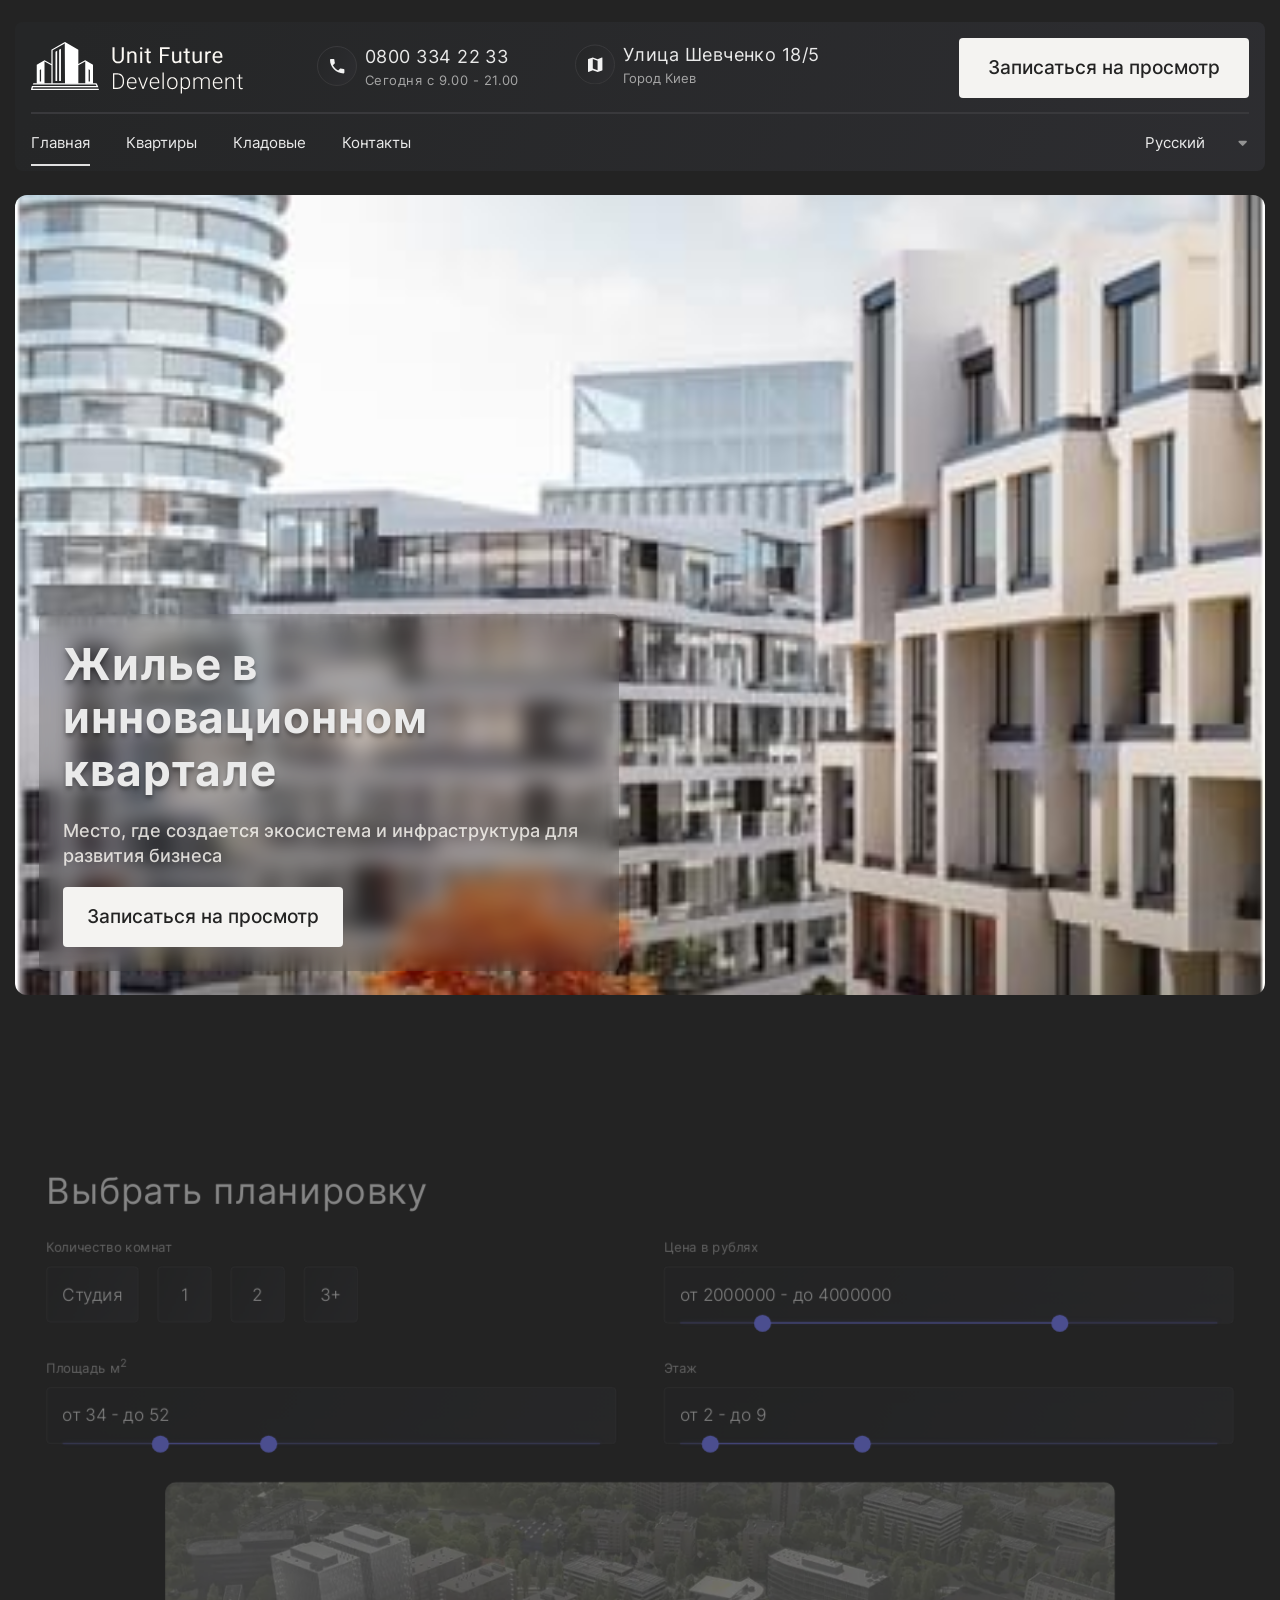
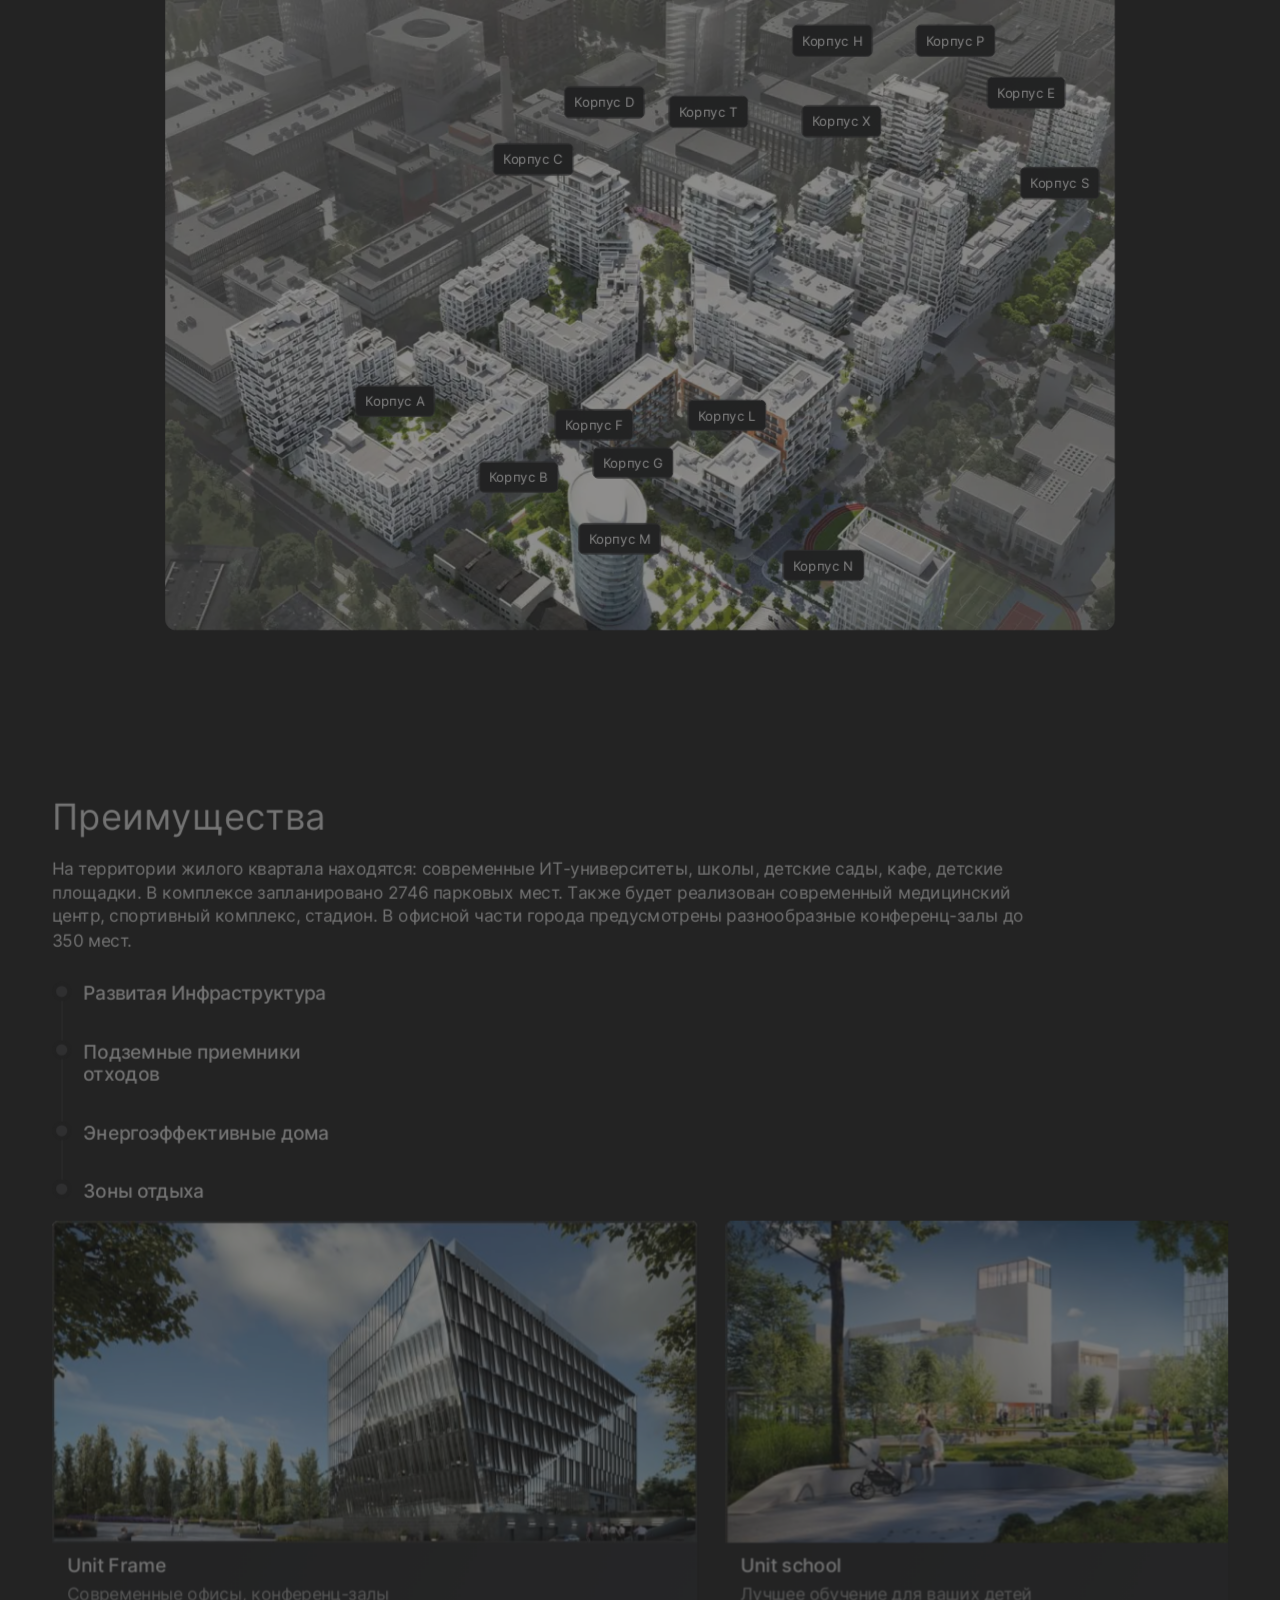
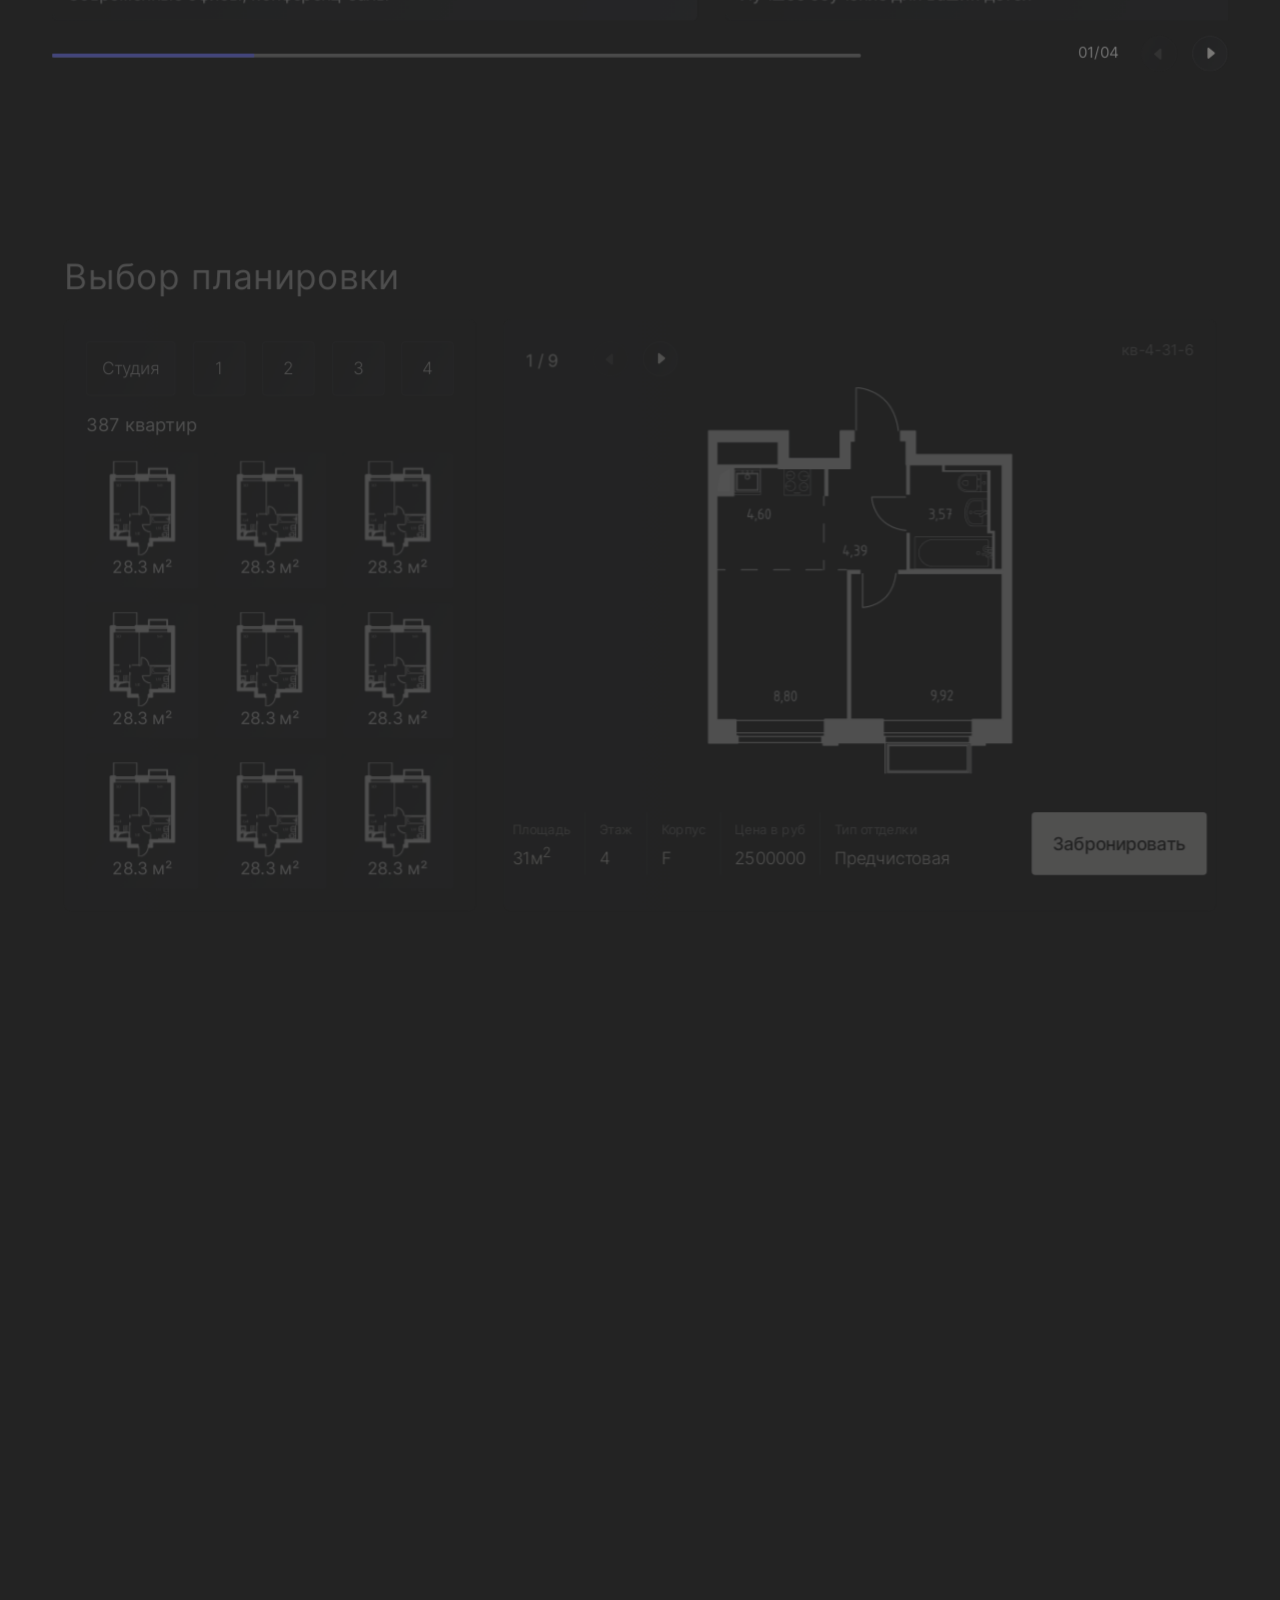
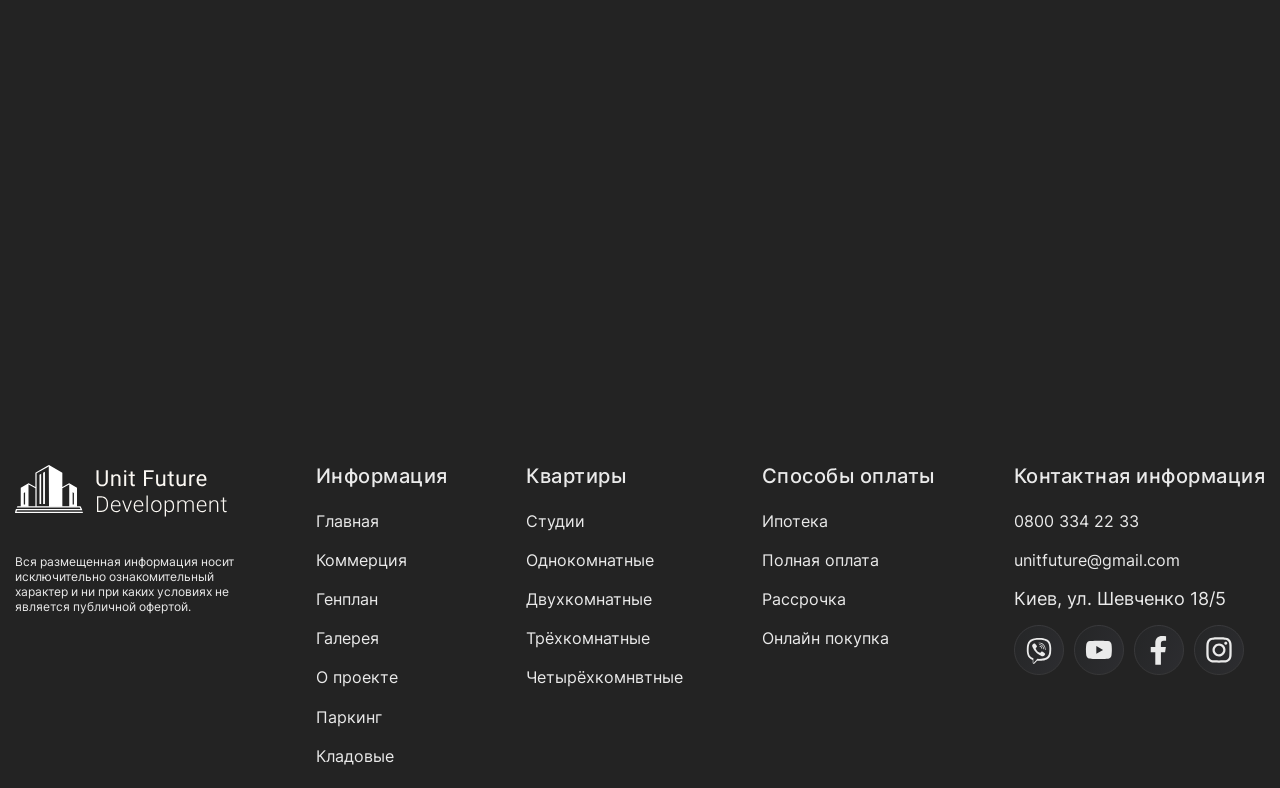
<file: unit/index.html>
<!DOCTYPE html>
<html lang="ru">

<head>
  <meta charset="UTF-8" />
  <meta http-equiv="X-UA-Compatible" content="IE=edge" />
  <meta name="viewport" content="width=device-width, initial-scale=1.0" />
  <title>Unit Future Development</title>
  <link rel="stylesheet" href="css/style.min.css?_v=20230727144938" />
</head>

<body>
  <div class="wrapper">
    <header class="header">
  <div class="container">
    <div class="header__inner">
      <div class="header__top">
        <a class="header__logo logo" href="#">
          <img class="logo__img" src="img/icons/logo.svg" alt="logo" />
        </a>
        <div class="header__phone">
          <a class="header__phone-link" href="tel:08003342233">0800 334 22 33</a>
          <span class="header__phone-text">Сегодня с 9.00 - 21.00</span>
        </div>
        <div class="header__adress">
          <span class="header__adress-street">Улица Шевченко 18/5</span>
          <span class="header__adress-city">Город Киев</span>
        </div>
        <a class="header__btn btn" href="#connect">Записаться на просмотр</a>
        <button class="menu-btn">
          <span></span>
          <span></span>
        </button>
      </div>
      <div class="header__bottom">
        <nav class="nav">
          <ul class="header__menu">
            <li class="header__menu-item">
              <a class="header__menu-link header__menu-link--active" href="index.html">Главная</a>
            </li>
            <li class="header__menu-item">
              <a class="header__menu-link" href="apartments.html">Квартиры</a>
            </li>
            <li class="header__menu-item">
              <a class="header__menu-link" href="pantries.html">Кладовые</a>
            </li>
            <li class="header__menu-item">
              <a class="header__menu-link" href="contacts.html">Контакты</a>
            </li>
          </ul>
        </nav>
        <div class="header__select">
          <select class="js-choice" name="language">
            <option value="ukrain">Украинский</option>
            <option value="russian" selected>Русский</option>
          </select>
        </div>
        <a class="header__btn header__btn--mobile btn" href="#connect">Записаться на просмотр</a>
      </div>
    </div>
  </div>
</header>

    <main class="main">
      <section class="banner">
        <div class="container">
          <div class="banner__slider swiper">
            <div class="swiper-wrapper">
              <div class="banner__slider-item swiper-slide">
                <picture>
                  <source srcset="img/banner-slider/1-mini.jpg" media="(max-width: 390px)" />
                  <source srcset="img/banner-slider/1.webp" type="image/webp" />
                  <img class="banner__slider-img" src="img/banner-slider/1.jpg" alt="slider image" />
                </picture>
                <div class="banner__box">
                  <h1 class="banner__box-title">Жилье в инновационном квартале</h1>
                  <p class="banner__box-text">
                    Место, где создается экосистема и инфраструктура для развития бизнеса
                  </p>
                  <a class="banner__box-btn btn" href="#connect">Записаться на просмотр</a>
                </div>
              </div>
              <div class="banner__slider-item swiper-slide">
                <picture><source srcset="img/banner-slider/2.webp" type="image/webp"><img class="banner__slider-img" src="img/banner-slider/2.jpg" alt="slider image" loading="lazy" /></picture>
                <div class="swiper-lazy-preloader swiper-lazy-preloader-white"></div>
                <div class="banner__box">
                  <h1 class="banner__box-title">Жилье в инновационном квартале</h1>
                  <p class="banner__box-text">
                    Место, где создается экосистема и инфраструктура для развития бизнеса
                  </p>
                  <a class="banner__box-btn btn" href="#connect">Записаться на просмотр</a>
                </div>
              </div>
              <div class="banner__slider-item swiper-slide">
                <picture><source srcset="img/banner-slider/3.webp" type="image/webp"><img class="banner__slider-img" src="img/banner-slider/3.jpg" alt="slider image" loading="lazy" /></picture>
                <div class="swiper-lazy-preloader swiper-lazy-preloader-white"></div>
                <div class="banner__box">
                  <h1 class="banner__box-title">Жилье в инновационном квартале</h1>
                  <p class="banner__box-text">
                    Место, где создается экосистема и инфраструктура для развития бизнеса
                  </p>
                  <a class="banner__box-btn btn" href="#connect">Записаться на просмотр</a>
                </div>
              </div>
              <div class="banner__slider-item swiper-slide">
                <picture><source srcset="img/banner-slider/4.webp" type="image/webp"><img class="banner__slider-img" src="img/banner-slider/4.jpg" alt="slider image" loading="lazy" /></picture>
                <div class="swiper-lazy-preloader swiper-lazy-preloader-white"></div>
                <div class="banner__box">
                  <h1 class="banner__box-title">Жилье в инновационном квартале</h1>
                  <p class="banner__box-text">
                    Место, где создается экосистема и инфраструктура для развития бизнеса
                  </p>
                  <a class="banner__box-btn btn" href="#connect">Записаться на просмотр</a>
                </div>
              </div>
              <div class="banner__slider-item swiper-slide">
                <picture><source srcset="img/banner-slider/5.webp" type="image/webp"><img class="banner__slider-img" src="img/banner-slider/5.jpg" alt="slider image" loading="lazy" /></picture>
                <div class="swiper-lazy-preloader swiper-lazy-preloader-white"></div>
                <div class="banner__box">
                  <h1 class="banner__box-title">Жилье в инновационном квартале</h1>
                  <p class="banner__box-text">
                    Место, где создается экосистема и инфраструктура для развития бизнеса
                  </p>
                  <a class="banner__box-btn btn" href="#connect">Записаться на просмотр</a>
                </div>
              </div>
            </div>
          </div>
          <a class="banner__box-btn banner__box-btn--mobile btn" href="#connect">Записаться на просмотр</a>
        </div>
      </section>
      <section class="layout">
        <div class="container">
          <h2 class="layout__title title">Выбрать планировку</h2>
          <form class="layout__form form">
            <div class="filters">
              <div class="filters__item filter-rooms">
                <h6 class="filters__item-title">Количество комнат</h6>
                <div class="filter-rooms__labels">
                  <label class="filters__item-label">
                    <input class="filters__item-checkbox visually-hidden" type="checkbox" name="studio" />
                    <span class="filter-rooms__checkbox">Студия</span>
                  </label>
                  <label class="filters__item-label">
                    <input class="filters__item-checkbox visually-hidden" type="checkbox" name="1-room" />
                    <span class="filter-rooms__checkbox">1</span>
                  </label>
                  <label class="filters__item-label">
                    <input class="filters__item-checkbox visually-hidden" type="checkbox" name="2-room" />
                    <span class="filter-rooms__checkbox">2</span>
                  </label>
                  <label class="filters__item-label">
                    <input class="filters__item-checkbox visually-hidden" type="checkbox" name="3-room-more" />
                    <span class="filter-rooms__checkbox">3+</span>
                  </label>
                </div>
              </div>
              <div class="filters__item">
                <h6 class="filters__item-title">Цена в рублях</h6>
                <div class="filters__item-body">
                  <div class="filters__item-value">
                    от <span class="price-from"></span> - до <span class="price-to"></span>
                  </div>
                  <input class="range-price" type="range" data-type="double" data-from="2000000" data-to="4000000"
                    data-min="1500000" data-max="5000000" name="price" />
                </div>
              </div>
              <div class="filters__item">
                <h6 class="filters__item-title">Площадь м<sup>2</sup></h6>
                <div class="filters__item-body">
                  <div class="filters__item-value">
                    от <span class="square-from"></span> - до <span class="square-to"></span>
                  </div>
                  <input class="range-square" type="range" data-type="double" data-from="34.2" data-to="51.9"
                    data-min="19.2" data-max="105.6" name="square" />
                </div>
              </div>
              <div class="filters__item">
                <h6 class="filters__item-title">Этаж</h6>
                <div class="filters__item-body">
                  <div class="filters__item-value">
                    от <span class="floor-from"></span> - до <span class="floor-to"></span>
                  </div>
                  <input class="range-floor" type="range" data-type="double" data-from="2" data-to="9" data-min="1"
                    data-max="25" name="floor" />
                </div>
              </div>
            </div>
            <button class="visually-hidden" type="submit"></button>
          </form>
          <div class="layout__plan">
            <picture><source srcset="img/plan.webp" type="image/webp"><img class="layout__plan-img" src="img/plan.jpg" alt="plan image" /></picture>
            <div class="layout__items">
              <div class="layout__item">
                <span class="layout__item-head">Корпус А</span>
                <div class="layout__item-box">
                  <span class="layout__item-head">Корпус А</span>
                  <div class="layout__item-info item-info">
                    <div class="item-info__head">Ввод в эксплуатацию: <span>ІІІ квартал 2024</span></div>
                    <ul class="item-info__list">
                      <li class="item-info__list-item">
                        <span class="item-info__list-rooms">Cт</span>
                        <span class="plan-info__list-value">2 квартиры</span>
                      </li>
                      <li class="item-info__list-item">
                        <span class="item-info__list-rooms">1к</span>
                        <span class="plan-info__list-value">4 квартиры</span>
                      </li>
                      <li class="item-info__list-item">
                        <span class="item-info__list-rooms">2к</span>
                        <span class="item-info__list-value">2 квартиры</span>
                      </li>
                      <li class="item-info__list-item">
                        <span class="item-info__list-rooms">3к+</span>
                        <span class="item-info__list-value">9 квартир</span>
                      </li>
                    </ul>
                    <a class="layout__plan-link btn" href="#">Перейти</a>
                  </div>
                </div>
              </div>
              <div class="layout__item">
                <span class="layout__item-head">Корпус B</span>
                <div class="layout__item-box">
                  <span class="layout__item-head">Корпус B</span>
                  <div class="layout__item-info item-info">
                    <div class="item-info__head">Ввод в эксплуатацию: <span>ІІІ квартал 2024</span></div>
                    <ul class="item-info__list">
                      <li class="item-info__list-item">
                        <span class="item-info__list-rooms">Cт</span>
                        <span class="plan-info__list-value">2 квартиры</span>
                      </li>
                      <li class="item-info__list-item">
                        <span class="item-info__list-rooms">1к</span>
                        <span class="plan-info__list-value">4 квартиры</span>
                      </li>
                      <li class="item-info__list-item">
                        <span class="item-info__list-rooms">2к</span>
                        <span class="item-info__list-value">2 квартиры</span>
                      </li>
                      <li class="item-info__list-item">
                        <span class="item-info__list-rooms">3к+</span>
                        <span class="item-info__list-value">9 квартир</span>
                      </li>
                    </ul>
                    <a class="layout__plan-link btn" href="#">Перейти</a>
                  </div>
                </div>
              </div>
              <div class="layout__item">
                <span class="layout__item-head">Корпус C</span>
                <div class="layout__item-box">
                  <span class="layout__item-head">Корпус C</span>
                  <div class="layout__item-info item-info">
                    <div class="item-info__head">Ввод в эксплуатацию: <span>ІІІ квартал 2024</span></div>
                    <ul class="item-info__list">
                      <li class="item-info__list-item">
                        <span class="item-info__list-rooms">Cт</span>
                        <span class="plan-info__list-value">2 квартиры</span>
                      </li>
                      <li class="item-info__list-item">
                        <span class="item-info__list-rooms">1к</span>
                        <span class="plan-info__list-value">4 квартиры</span>
                      </li>
                      <li class="item-info__list-item">
                        <span class="item-info__list-rooms">2к</span>
                        <span class="item-info__list-value">2 квартиры</span>
                      </li>
                      <li class="item-info__list-item">
                        <span class="item-info__list-rooms">3к+</span>
                        <span class="item-info__list-value">9 квартир</span>
                      </li>
                    </ul>
                    <a class="layout__plan-link btn" href="#">Перейти</a>
                  </div>
                </div>
              </div>
              <div class="layout__item">
                <span class="layout__item-head">Корпус D</span>
                <div class="layout__item-box">
                  <span class="layout__item-head">Корпус D</span>
                  <div class="layout__item-info item-info">
                    <div class="item-info__head">Ввод в эксплуатацию: <span>ІІІ квартал 2024</span></div>
                    <ul class="item-info__list">
                      <li class="item-info__list-item">
                        <span class="item-info__list-rooms">Cт</span>
                        <span class="plan-info__list-value">2 квартиры</span>
                      </li>
                      <li class="item-info__list-item">
                        <span class="item-info__list-rooms">1к</span>
                        <span class="plan-info__list-value">4 квартиры</span>
                      </li>
                      <li class="item-info__list-item">
                        <span class="item-info__list-rooms">2к</span>
                        <span class="item-info__list-value">2 квартиры</span>
                      </li>
                      <li class="item-info__list-item">
                        <span class="item-info__list-rooms">3к+</span>
                        <span class="item-info__list-value">9 квартир</span>
                      </li>
                    </ul>
                    <a class="layout__plan-link btn" href="#">Перейти</a>
                  </div>
                </div>
              </div>
              <div class="layout__item">
                <span class="layout__item-head">Корпус E</span>
                <div class="layout__item-box">
                  <span class="layout__item-head">Корпус E</span>
                  <div class="layout__item-info item-info">
                    <div class="item-info__head">Ввод в эксплуатацию: <span>ІІІ квартал 2024</span></div>
                    <ul class="item-info__list">
                      <li class="item-info__list-item">
                        <span class="item-info__list-rooms">Cт</span>
                        <span class="plan-info__list-value">2 квартиры</span>
                      </li>
                      <li class="item-info__list-item">
                        <span class="item-info__list-rooms">1к</span>
                        <span class="plan-info__list-value">4 квартиры</span>
                      </li>
                      <li class="item-info__list-item">
                        <span class="item-info__list-rooms">2к</span>
                        <span class="item-info__list-value">2 квартиры</span>
                      </li>
                      <li class="item-info__list-item">
                        <span class="item-info__list-rooms">3к+</span>
                        <span class="item-info__list-value">9 квартир</span>
                      </li>
                    </ul>
                    <a class="layout__plan-link btn" href="#">Перейти</a>
                  </div>
                </div>
              </div>
              <div class="layout__item">
                <span class="layout__item-head">Корпус F</span>
                <div class="layout__item-box">
                  <span class="layout__item-head">Корпус F</span>
                  <div class="layout__item-info item-info">
                    <div class="item-info__head">Ввод в эксплуатацию: <span>ІІІ квартал 2024</span></div>
                    <ul class="item-info__list">
                      <li class="item-info__list-item">
                        <span class="item-info__list-rooms">Cт</span>
                        <span class="plan-info__list-value">2 квартиры</span>
                      </li>
                      <li class="item-info__list-item">
                        <span class="item-info__list-rooms">1к</span>
                        <span class="plan-info__list-value">4 квартиры</span>
                      </li>
                      <li class="item-info__list-item">
                        <span class="item-info__list-rooms">2к</span>
                        <span class="item-info__list-value">2 квартиры</span>
                      </li>
                      <li class="item-info__list-item">
                        <span class="item-info__list-rooms">3к+</span>
                        <span class="item-info__list-value">9 квартир</span>
                      </li>
                    </ul>
                    <a class="layout__plan-link btn" href="#">Перейти</a>
                  </div>
                </div>
              </div>
              <div class="layout__item">
                <span class="layout__item-head">Корпус G</span>
                <div class="layout__item-box">
                  <span class="layout__item-head">Корпус G</span>
                  <div class="layout__item-info item-info">
                    <div class="item-info__head">Ввод в эксплуатацию: <span>ІІІ квартал 2024</span></div>
                    <ul class="item-info__list">
                      <li class="item-info__list-item">
                        <span class="item-info__list-rooms">Cт</span>
                        <span class="plan-info__list-value">2 квартиры</span>
                      </li>
                      <li class="item-info__list-item">
                        <span class="item-info__list-rooms">1к</span>
                        <span class="plan-info__list-value">4 квартиры</span>
                      </li>
                      <li class="item-info__list-item">
                        <span class="item-info__list-rooms">2к</span>
                        <span class="item-info__list-value">2 квартиры</span>
                      </li>
                      <li class="item-info__list-item">
                        <span class="item-info__list-rooms">3к+</span>
                        <span class="item-info__list-value">9 квартир</span>
                      </li>
                    </ul>
                    <a class="layout__plan-link btn" href="#">Перейти</a>
                  </div>
                </div>
              </div>
              <div class="layout__item">
                <span class="layout__item-head">Корпус H</span>
                <div class="layout__item-box">
                  <span class="layout__item-head">Корпус H</span>
                  <div class="layout__item-info item-info">
                    <div class="item-info__head">Ввод в эксплуатацию: <span>ІІІ квартал 2024</span></div>
                    <ul class="item-info__list">
                      <li class="item-info__list-item">
                        <span class="item-info__list-rooms">Cт</span>
                        <span class="plan-info__list-value">2 квартиры</span>
                      </li>
                      <li class="item-info__list-item">
                        <span class="item-info__list-rooms">1к</span>
                        <span class="plan-info__list-value">4 квартиры</span>
                      </li>
                      <li class="item-info__list-item">
                        <span class="item-info__list-rooms">2к</span>
                        <span class="item-info__list-value">2 квартиры</span>
                      </li>
                      <li class="item-info__list-item">
                        <span class="item-info__list-rooms">3к+</span>
                        <span class="item-info__list-value">9 квартир</span>
                      </li>
                    </ul>
                    <a class="layout__plan-link btn" href="#">Перейти</a>
                  </div>
                </div>
              </div>
              <div class="layout__item">
                <span class="layout__item-head">Корпус L</span>
                <div class="layout__item-box">
                  <span class="layout__item-head">Корпус L</span>
                  <div class="layout__item-info item-info">
                    <div class="item-info__head">Ввод в эксплуатацию: <span>ІІІ квартал 2024</span></div>
                    <ul class="item-info__list">
                      <li class="item-info__list-item">
                        <span class="item-info__list-rooms">Cт</span>
                        <span class="plan-info__list-value">2 квартиры</span>
                      </li>
                      <li class="item-info__list-item">
                        <span class="item-info__list-rooms">1к</span>
                        <span class="plan-info__list-value">4 квартиры</span>
                      </li>
                      <li class="item-info__list-item">
                        <span class="item-info__list-rooms">2к</span>
                        <span class="item-info__list-value">2 квартиры</span>
                      </li>
                      <li class="item-info__list-item">
                        <span class="item-info__list-rooms">3к+</span>
                        <span class="item-info__list-value">9 квартир</span>
                      </li>
                    </ul>
                    <a class="layout__plan-link btn" href="#">Перейти</a>
                  </div>
                </div>
              </div>
              <div class="layout__item">
                <span class="layout__item-head">Корпус M</span>
                <div class="layout__item-box">
                  <span class="layout__item-head">Корпус M</span>
                  <div class="layout__item-info item-info">
                    <div class="item-info__head">Ввод в эксплуатацию: <span>ІІІ квартал 2024</span></div>
                    <ul class="item-info__list">
                      <li class="item-info__list-item">
                        <span class="item-info__list-rooms">Cт</span>
                        <span class="plan-info__list-value">2 квартиры</span>
                      </li>
                      <li class="item-info__list-item">
                        <span class="item-info__list-rooms">1к</span>
                        <span class="plan-info__list-value">4 квартиры</span>
                      </li>
                      <li class="item-info__list-item">
                        <span class="item-info__list-rooms">2к</span>
                        <span class="item-info__list-value">2 квартиры</span>
                      </li>
                      <li class="item-info__list-item">
                        <span class="item-info__list-rooms">3к+</span>
                        <span class="item-info__list-value">9 квартир</span>
                      </li>
                    </ul>
                    <a class="layout__plan-link btn" href="#">Перейти</a>
                  </div>
                </div>
              </div>
              <div class="layout__item">
                <span class="layout__item-head">Корпус N</span>
                <div class="layout__item-box">
                  <span class="layout__item-head">Корпус N</span>
                  <div class="layout__item-info item-info">
                    <div class="item-info__head">Ввод в эксплуатацию: <span>ІІІ квартал 2024</span></div>
                    <ul class="item-info__list">
                      <li class="item-info__list-item">
                        <span class="item-info__list-rooms">Cт</span>
                        <span class="plan-info__list-value">2 квартиры</span>
                      </li>
                      <li class="item-info__list-item">
                        <span class="item-info__list-rooms">1к</span>
                        <span class="plan-info__list-value">4 квартиры</span>
                      </li>
                      <li class="item-info__list-item">
                        <span class="item-info__list-rooms">2к</span>
                        <span class="item-info__list-value">2 квартиры</span>
                      </li>
                      <li class="item-info__list-item">
                        <span class="item-info__list-rooms">3к+</span>
                        <span class="item-info__list-value">9 квартир</span>
                      </li>
                    </ul>
                    <a class="layout__plan-link btn" href="#">Перейти</a>
                  </div>
                </div>
              </div>
              <div class="layout__item">
                <span class="layout__item-head">Корпус P</span>
                <div class="layout__item-box">
                  <span class="layout__item-head">Корпус P</span>
                  <div class="layout__item-info item-info">
                    <div class="item-info__head">Ввод в эксплуатацию: <span>ІІІ квартал 2024</span></div>
                    <ul class="item-info__list">
                      <li class="item-info__list-item">
                        <span class="item-info__list-rooms">Cт</span>
                        <span class="plan-info__list-value">2 квартиры</span>
                      </li>
                      <li class="item-info__list-item">
                        <span class="item-info__list-rooms">1к</span>
                        <span class="plan-info__list-value">4 квартиры</span>
                      </li>
                      <li class="item-info__list-item">
                        <span class="item-info__list-rooms">2к</span>
                        <span class="item-info__list-value">2 квартиры</span>
                      </li>
                      <li class="item-info__list-item">
                        <span class="item-info__list-rooms">3к+</span>
                        <span class="item-info__list-value">9 квартир</span>
                      </li>
                    </ul>
                    <a class="layout__plan-link btn" href="#">Перейти</a>
                  </div>
                </div>
              </div>
              <div class="layout__item">
                <span class="layout__item-head">Корпус S</span>
                <div class="layout__item-box">
                  <span class="layout__item-head">Корпус S</span>
                  <div class="layout__item-info item-info">
                    <div class="item-info__head">Ввод в эксплуатацию: <span>ІІІ квартал 2024</span></div>
                    <ul class="item-info__list">
                      <li class="item-info__list-item">
                        <span class="item-info__list-rooms">Cт</span>
                        <span class="plan-info__list-value">2 квартиры</span>
                      </li>
                      <li class="item-info__list-item">
                        <span class="item-info__list-rooms">1к</span>
                        <span class="plan-info__list-value">4 квартиры</span>
                      </li>
                      <li class="item-info__list-item">
                        <span class="item-info__list-rooms">2к</span>
                        <span class="item-info__list-value">2 квартиры</span>
                      </li>
                      <li class="item-info__list-item">
                        <span class="item-info__list-rooms">3к+</span>
                        <span class="item-info__list-value">9 квартир</span>
                      </li>
                    </ul>
                    <a class="layout__plan-link btn" href="#">Перейти</a>
                  </div>
                </div>
              </div>
              <div class="layout__item">
                <span class="layout__item-head">Корпус T</span>
                <div class="layout__item-box">
                  <span class="layout__item-head">Корпус T</span>
                  <div class="layout__item-info item-info">
                    <div class="item-info__head">Ввод в эксплуатацию: <span>ІІІ квартал 2024</span></div>
                    <ul class="item-info__list">
                      <li class="item-info__list-item">
                        <span class="item-info__list-rooms">Cт</span>
                        <span class="plan-info__list-value">2 квартиры</span>
                      </li>
                      <li class="item-info__list-item">
                        <span class="item-info__list-rooms">1к</span>
                        <span class="plan-info__list-value">4 квартиры</span>
                      </li>
                      <li class="item-info__list-item">
                        <span class="item-info__list-rooms">2к</span>
                        <span class="item-info__list-value">2 квартиры</span>
                      </li>
                      <li class="item-info__list-item">
                        <span class="item-info__list-rooms">3к+</span>
                        <span class="item-info__list-value">9 квартир</span>
                      </li>
                    </ul>
                    <a class="layout__plan-link btn" href="#">Перейти</a>
                  </div>
                </div>
              </div>
              <div class="layout__item">
                <span class="layout__item-head">Корпус X</span>
                <div class="layout__item-box">
                  <span class="layout__item-head">Корпус X</span>
                  <div class="layout__item-info item-info">
                    <div class="item-info__head">Ввод в эксплуатацию: <span>ІІІ квартал 2024</span></div>
                    <ul class="item-info__list">
                      <li class="item-info__list-item">
                        <span class="item-info__list-rooms">Cт</span>
                        <span class="plan-info__list-value">2 квартиры</span>
                      </li>
                      <li class="item-info__list-item">
                        <span class="item-info__list-rooms">1к</span>
                        <span class="plan-info__list-value">4 квартиры</span>
                      </li>
                      <li class="item-info__list-item">
                        <span class="item-info__list-rooms">2к</span>
                        <span class="item-info__list-value">2 квартиры</span>
                      </li>
                      <li class="item-info__list-item">
                        <span class="item-info__list-rooms">3к+</span>
                        <span class="item-info__list-value">9 квартир</span>
                      </li>
                    </ul>
                    <a class="layout__plan-link btn" href="#">Перейти</a>
                  </div>
                </div>
              </div>
            </div>
          </div>
        </div>
      </section>
      <section class="benefits">
        <div class="container">
          <div class="benefits__head">
            <h2 class="benefits__title title">Преимущества</h2>
            <p class="benefits__descr">
              На территории жилого квартала находятся: современные ИТ-университеты, школы, детские сады, кафе,
              детские площадки. В комплексе запланировано 2746 парковых мест. Также будет реализован современный
              медицинский центр, спортивный комплекс, стадион. В офисной части города предусмотрены разнообразные
              конференц-залы до 350 мест.
            </p>
          </div>
          <div class="benefits__content">
            <ul class="benefits__list">
              <li class="benefits__list-item">Развитая Инфраструктура</li>
              <li class="benefits__list-item">Подземные приемники отходов</li>
              <li class="benefits__list-item">Энергоэффективные дома</li>
              <li class="benefits__list-item">Зоны отдыха</li>
            </ul>
            <div class="benefits__slider swiper">
              <div class="swiper-wrapper">
                <div class="swiper-slide">
                  <div class="benefits__slider-item">
                    <img class="benefits__slider-img" src="img/benefits-slider/1.jpg" alt="slider image"
                      loading="lazy" />
                    <div class="swiper-lazy-preloader swiper-lazy-preloader-white"></div>
                    <div class="benefits__slider-info">
                      <h6 class="benefits__slider-name">Unit Frame</h6>
                      <p class="benefits__slider-text">Современные офисы, конференц-залы</p>
                    </div>
                  </div>
                </div>
                <div class="swiper-slide">
                  <div class="benefits__slider-item">
                    <img class="benefits__slider-img" src="img/benefits-slider/2.jpg" alt="slider image"
                      loading="lazy" />
                    <div class="swiper-lazy-preloader swiper-lazy-preloader-white"></div>
                    <div class="benefits__slider-info">
                      <h6 class="benefits__slider-name">Unit school</h6>
                      <p class="benefits__slider-text">Лучшее обучение для ваших детей</p>
                    </div>
                  </div>
                </div>
                <div class="swiper-slide">
                  <div class="benefits__slider-item">
                    <img class="benefits__slider-img" src="img/benefits-slider/3.jpg" alt="slider image"
                      loading="lazy" />
                    <div class="swiper-lazy-preloader swiper-lazy-preloader-white"></div>
                    <div class="benefits__slider-info">
                      <h6 class="benefits__slider-name">Unit university</h6>
                      <p class="benefits__slider-text">ИТ-университет будущего</p>
                    </div>
                  </div>
                </div>
                <div class="swiper-slide">
                  <div class="benefits__slider-item">
                    <img class="benefits__slider-img" src="img/benefits-slider/4.jpg" alt="slider image"
                      loading="lazy" />
                    <div class="swiper-lazy-preloader swiper-lazy-preloader-white"></div>
                    <div class="benefits__slider-info">
                      <h6 class="benefits__slider-name">Electron Corp.</h6>
                      <p class="benefits__slider-text">Новейшая архитектура</p>
                    </div>
                  </div>
                </div>
              </div>
              <div class="swiper-pagination"></div>
              <div class="swiper-button-prev"></div>
              <div class="swiper-button-next"></div>
              <div class="slider-fraction">
                <div class="benefits__slider-current">01</div>
                <div class="slider-sepparator">/</div>
                <div class="benefits__slider-total">1</div>
              </div>
            </div>
          </div>
        </div>
      </section>
      <section class="layout-slider">
        <div class="container">
          <h2 class="layout-slider__title title">Выбор планировки</h2>
          <div class="layout-slider__box">
            <div class="layout-slider__thumbs-box">
              <form class="layout-slider__form form">
                <div class="filters">
                  <div class="filters__item filter-rooms">
                    <div class="filter-rooms__labels filter-rooms__labels--big">
                      <label class="filters__item-label">
                        <input class="filters__item-checkbox visually-hidden" type="checkbox" name="studio" />
                        <span class="filter-rooms__checkbox">Студия</span>
                      </label>
                      <label class="filters__item-label">
                        <input class="filters__item-checkbox visually-hidden" type="checkbox" name="1-room" />
                        <span class="filter-rooms__checkbox">1</span>
                      </label>
                      <label class="filters__item-label">
                        <input class="filters__item-checkbox visually-hidden" type="checkbox" name="2-room" />
                        <span class="filter-rooms__checkbox">2</span>
                      </label>
                      <label class="filters__item-label">
                        <input class="filters__item-checkbox visually-hidden" type="checkbox" name="3-room" />
                        <span class="filter-rooms__checkbox">3</span>
                      </label>
                      <label class="filters__item-label">
                        <input class="filters__item-checkbox visually-hidden" type="checkbox" name="4-room" />
                        <span class="filter-rooms__checkbox">4</span>
                      </label>
                    </div>
                  </div>
                  <span class="layout-slider__thumbs-total">387 квартир</span>
                </div>
                <button class="visually-hidden" type="submit"></button>
              </form>
              <div class="layout-slider__thumbs swiper">
                <div class="swiper-wrapper">
                  <div class="swiper-slide">
                    <div class="layout-slider__thumbs-item">
                      <img class="layout-slider__thumbs-img" src="img/layout-slider-thumbs/1.jpg"
                        alt="layout slider thumb" />
                      <span class="layout-slider__thumbs-text">28.3 м² </span>
                    </div>
                  </div>
                  <div class="swiper-slide">
                    <div class="layout-slider__thumbs-item">
                      <img class="layout-slider__thumbs-img" src="img/layout-slider-thumbs/1.jpg"
                        alt="layout slider thumb" />
                      <span class="layout-slider__thumbs-text">28.3 м² </span>
                    </div>
                  </div>
                  <div class="swiper-slide">
                    <div class="layout-slider__thumbs-item">
                      <img class="layout-slider__thumbs-img" src="img/layout-slider-thumbs/1.jpg"
                        alt="layout slider thumb" />
                      <span class="layout-slider__thumbs-text">28.3 м² </span>
                    </div>
                  </div>
                  <div class="swiper-slide">
                    <div class="layout-slider__thumbs-item">
                      <img class="layout-slider__thumbs-img" src="img/layout-slider-thumbs/1.jpg"
                        alt="layout slider thumb" />
                      <span class="layout-slider__thumbs-text">28.3 м² </span>
                    </div>
                  </div>
                  <div class="swiper-slide">
                    <div class="layout-slider__thumbs-item">
                      <img class="layout-slider__thumbs-img" src="img/layout-slider-thumbs/1.jpg"
                        alt="layout slider thumb" />
                      <span class="layout-slider__thumbs-text">28.3 м² </span>
                    </div>
                  </div>
                  <div class="swiper-slide">
                    <div class="layout-slider__thumbs-item">
                      <img class="layout-slider__thumbs-img" src="img/layout-slider-thumbs/1.jpg"
                        alt="layout slider thumb" />
                      <span class="layout-slider__thumbs-text">28.3 м² </span>
                    </div>
                  </div>
                  <div class="swiper-slide">
                    <div class="layout-slider__thumbs-item">
                      <img class="layout-slider__thumbs-img" src="img/layout-slider-thumbs/1.jpg"
                        alt="layout slider thumb" />
                      <span class="layout-slider__thumbs-text">28.3 м² </span>
                    </div>
                  </div>
                  <div class="swiper-slide">
                    <div class="layout-slider__thumbs-item">
                      <img class="layout-slider__thumbs-img" src="img/layout-slider-thumbs/1.jpg"
                        alt="layout slider thumb" />
                      <span class="layout-slider__thumbs-text">28.3 м² </span>
                    </div>
                  </div>
                  <div class="swiper-slide">
                    <div class="layout-slider__thumbs-item">
                      <img class="layout-slider__thumbs-img" src="img/layout-slider-thumbs/1.jpg"
                        alt="layout slider thumb" />
                      <span class="layout-slider__thumbs-text">28.3 м² </span>
                    </div>
                  </div>
                </div>
              </div>
            </div>
            <div class="layout-slider__big swiper">
              <div class="swiper-wrapper">
                <div class="swiper-slide">
                  <div class="layout-slider__big-item">
                    <img class="layout-slider__big-img" src="img/layout-slider-big/1.jpg" alt="layout slider big"
                      loading="lazy" />
                    <div class="swiper-lazy-preloader swiper-lazy-preloader-white"></div>
                    <div class="layout-slider__big-bottom">
                      <div class="layout-slider__big-info">
                        <div class="layout-slider__big-box">
                          <span class="layout-slider__big-text">Площадь</span>
                          <span class="layout-slider__big-value">31м<sup>2</sup></span>
                        </div>
                        <div class="layout-slider__big-box">
                          <span class="layout-slider__big-text">Этаж</span>
                          <span class="layout-slider__big-value">4</span>
                        </div>
                        <div class="layout-slider__big-box">
                          <span class="layout-slider__big-text">Корпус</span>
                          <span class="layout-slider__big-value">F</span>
                        </div>
                        <div class="layout-slider__big-box">
                          <span class="layout-slider__big-text">Цена в руб</span>
                          <span class="layout-slider__big-value">2500000</span>
                        </div>
                        <div class="layout-slider__big-box">
                          <span class="layout-slider__big-text">Тип оттделки</span>
                          <span class="layout-slider__big-value">Предчистовая</span>
                        </div>
                      </div>
                      <a class="layout-slider__big-btn btn" href="#">Забронировать</a>
                    </div>
                    <div class="layout-slider__big-item-name">кв-4-31-6</div>
                  </div>
                </div>
                <div class="swiper-slide">
                  <div class="layout-slider__big-item">
                    <img class="layout-slider__big-img" src="img/layout-slider-big/1.jpg" alt="layout slider big"
                      loading="lazy" />
                    <div class="swiper-lazy-preloader swiper-lazy-preloader-white"></div>
                    <div class="layout-slider__big-bottom">
                      <div class="layout-slider__big-info">
                        <div class="layout-slider__big-box">
                          <span class="layout-slider__big-text">Площадь</span>
                          <span class="layout-slider__big-value">31м<sup>2</sup></span>
                        </div>
                        <div class="layout-slider__big-box">
                          <span class="layout-slider__big-text">Этаж</span>
                          <span class="layout-slider__big-value">4</span>
                        </div>
                        <div class="layout-slider__big-box">
                          <span class="layout-slider__big-text">Корпус</span>
                          <span class="layout-slider__big-value">F</span>
                        </div>
                        <div class="layout-slider__big-box">
                          <span class="layout-slider__big-text">Цена в руб</span>
                          <span class="layout-slider__big-value">2500000</span>
                        </div>
                        <div class="layout-slider__big-box">
                          <span class="layout-slider__big-text">Тип оттделки</span>
                          <span class="layout-slider__big-value">Предчистовая</span>
                        </div>
                      </div>
                      <a class="layout-slider__big-btn btn" href="#">Забронировать</a>
                    </div>
                    <div class="layout-slider__big-item-name">кв-4-31-6</div>
                  </div>
                </div>
                <div class="swiper-slide">
                  <div class="layout-slider__big-item">
                    <img class="layout-slider__big-img" src="img/layout-slider-big/1.jpg" alt="layout slider big"
                      loading="lazy" />
                    <div class="swiper-lazy-preloader swiper-lazy-preloader-white"></div>
                    <div class="layout-slider__big-bottom">
                      <div class="layout-slider__big-info">
                        <div class="layout-slider__big-box">
                          <span class="layout-slider__big-text">Площадь</span>
                          <span class="layout-slider__big-value">31м<sup>2</sup></span>
                        </div>
                        <div class="layout-slider__big-box">
                          <span class="layout-slider__big-text">Этаж</span>
                          <span class="layout-slider__big-value">4</span>
                        </div>
                        <div class="layout-slider__big-box">
                          <span class="layout-slider__big-text">Корпус</span>
                          <span class="layout-slider__big-value">F</span>
                        </div>
                        <div class="layout-slider__big-box">
                          <span class="layout-slider__big-text">Цена в руб</span>
                          <span class="layout-slider__big-value">2500000</span>
                        </div>
                        <div class="layout-slider__big-box">
                          <span class="layout-slider__big-text">Тип оттделки</span>
                          <span class="layout-slider__big-value">Предчистовая</span>
                        </div>
                      </div>
                      <a class="layout-slider__big-btn btn" href="#">Забронировать</a>
                    </div>
                    <div class="layout-slider__big-item-name">кв-4-31-6</div>
                  </div>
                </div>
                <div class="swiper-slide">
                  <div class="layout-slider__big-item">
                    <img class="layout-slider__big-img" src="img/layout-slider-big/1.jpg" alt="layout slider big"
                      loading="lazy" />
                    <div class="swiper-lazy-preloader swiper-lazy-preloader-white"></div>
                    <div class="layout-slider__big-bottom">
                      <div class="layout-slider__big-info">
                        <div class="layout-slider__big-box">
                          <span class="layout-slider__big-text">Площадь</span>
                          <span class="layout-slider__big-value">31м<sup>2</sup></span>
                        </div>
                        <div class="layout-slider__big-box">
                          <span class="layout-slider__big-text">Этаж</span>
                          <span class="layout-slider__big-value">4</span>
                        </div>
                        <div class="layout-slider__big-box">
                          <span class="layout-slider__big-text">Корпус</span>
                          <span class="layout-slider__big-value">F</span>
                        </div>
                        <div class="layout-slider__big-box">
                          <span class="layout-slider__big-text">Цена в руб</span>
                          <span class="layout-slider__big-value">2500000</span>
                        </div>
                        <div class="layout-slider__big-box">
                          <span class="layout-slider__big-text">Тип оттделки</span>
                          <span class="layout-slider__big-value">Предчистовая</span>
                        </div>
                      </div>
                      <a class="layout-slider__big-btn btn" href="#">Забронировать</a>
                    </div>
                    <div class="layout-slider__big-item-name">кв-4-31-6</div>
                  </div>
                </div>
                <div class="swiper-slide">
                  <div class="layout-slider__big-item">
                    <img class="layout-slider__big-img" src="img/layout-slider-big/1.jpg" alt="layout slider big"
                      loading="lazy" />
                    <div class="swiper-lazy-preloader swiper-lazy-preloader-white"></div>
                    <div class="layout-slider__big-bottom">
                      <div class="layout-slider__big-info">
                        <div class="layout-slider__big-box">
                          <span class="layout-slider__big-text">Площадь</span>
                          <span class="layout-slider__big-value">31м<sup>2</sup></span>
                        </div>
                        <div class="layout-slider__big-box">
                          <span class="layout-slider__big-text">Этаж</span>
                          <span class="layout-slider__big-value">4</span>
                        </div>
                        <div class="layout-slider__big-box">
                          <span class="layout-slider__big-text">Корпус</span>
                          <span class="layout-slider__big-value">F</span>
                        </div>
                        <div class="layout-slider__big-box">
                          <span class="layout-slider__big-text">Цена в руб</span>
                          <span class="layout-slider__big-value">2500000</span>
                        </div>
                        <div class="layout-slider__big-box">
                          <span class="layout-slider__big-text">Тип оттделки</span>
                          <span class="layout-slider__big-value">Предчистовая</span>
                        </div>
                      </div>
                      <a class="layout-slider__big-btn btn" href="#">Забронировать</a>
                    </div>
                    <div class="layout-slider__big-item-name">кв-4-31-6</div>
                  </div>
                </div>
                <div class="swiper-slide">
                  <div class="layout-slider__big-item">
                    <img class="layout-slider__big-img" src="img/layout-slider-big/1.jpg" alt="layout slider big"
                      loading="lazy" />
                    <div class="swiper-lazy-preloader swiper-lazy-preloader-white"></div>
                    <div class="layout-slider__big-bottom">
                      <div class="layout-slider__big-info">
                        <div class="layout-slider__big-box">
                          <span class="layout-slider__big-text">Площадь</span>
                          <span class="layout-slider__big-value">31м<sup>2</sup></span>
                        </div>
                        <div class="layout-slider__big-box">
                          <span class="layout-slider__big-text">Этаж</span>
                          <span class="layout-slider__big-value">4</span>
                        </div>
                        <div class="layout-slider__big-box">
                          <span class="layout-slider__big-text">Корпус</span>
                          <span class="layout-slider__big-value">F</span>
                        </div>
                        <div class="layout-slider__big-box">
                          <span class="layout-slider__big-text">Цена в руб</span>
                          <span class="layout-slider__big-value">2500000</span>
                        </div>
                        <div class="layout-slider__big-box">
                          <span class="layout-slider__big-text">Тип оттделки</span>
                          <span class="layout-slider__big-value">Предчистовая</span>
                        </div>
                      </div>
                      <a class="layout-slider__big-btn btn" href="#">Забронировать</a>
                    </div>
                    <div class="layout-slider__big-item-name">кв-4-31-6</div>
                  </div>
                </div>
                <div class="swiper-slide">
                  <div class="layout-slider__big-item">
                    <img class="layout-slider__big-img" src="img/layout-slider-big/1.jpg" alt="layout slider big"
                      loading="lazy" />
                    <div class="swiper-lazy-preloader swiper-lazy-preloader-white"></div>
                    <div class="layout-slider__big-bottom">
                      <div class="layout-slider__big-info">
                        <div class="layout-slider__big-box">
                          <span class="layout-slider__big-text">Площадь</span>
                          <span class="layout-slider__big-value">31м<sup>2</sup></span>
                        </div>
                        <div class="layout-slider__big-box">
                          <span class="layout-slider__big-text">Этаж</span>
                          <span class="layout-slider__big-value">4</span>
                        </div>
                        <div class="layout-slider__big-box">
                          <span class="layout-slider__big-text">Корпус</span>
                          <span class="layout-slider__big-value">F</span>
                        </div>
                        <div class="layout-slider__big-box">
                          <span class="layout-slider__big-text">Цена в руб</span>
                          <span class="layout-slider__big-value">2500000</span>
                        </div>
                        <div class="layout-slider__big-box">
                          <span class="layout-slider__big-text">Тип оттделки</span>
                          <span class="layout-slider__big-value">Предчистовая</span>
                        </div>
                      </div>
                      <a class="layout-slider__big-btn btn" href="#">Забронировать</a>
                    </div>
                    <div class="layout-slider__big-item-name">кв-4-31-6</div>
                  </div>
                </div>
                <div class="swiper-slide">
                  <div class="layout-slider__big-item">
                    <img class="layout-slider__big-img" src="img/layout-slider-big/1.jpg" alt="layout slider big"
                      loading="lazy" />
                    <div class="swiper-lazy-preloader swiper-lazy-preloader-white"></div>
                    <div class="layout-slider__big-bottom">
                      <div class="layout-slider__big-info">
                        <div class="layout-slider__big-box">
                          <span class="layout-slider__big-text">Площадь</span>
                          <span class="layout-slider__big-value">31м<sup>2</sup></span>
                        </div>
                        <div class="layout-slider__big-box">
                          <span class="layout-slider__big-text">Этаж</span>
                          <span class="layout-slider__big-value">4</span>
                        </div>
                        <div class="layout-slider__big-box">
                          <span class="layout-slider__big-text">Корпус</span>
                          <span class="layout-slider__big-value">F</span>
                        </div>
                        <div class="layout-slider__big-box">
                          <span class="layout-slider__big-text">Цена в руб</span>
                          <span class="layout-slider__big-value">2500000</span>
                        </div>
                        <div class="layout-slider__big-box">
                          <span class="layout-slider__big-text">Тип оттделки</span>
                          <span class="layout-slider__big-value">Предчистовая</span>
                        </div>
                      </div>
                      <a class="layout-slider__big-btn btn" href="#">Забронировать</a>
                    </div>
                    <div class="layout-slider__big-item-name">кв-4-31-6</div>
                  </div>
                </div>
                <div class="swiper-slide">
                  <div class="layout-slider__big-item">
                    <img class="layout-slider__big-img" src="img/layout-slider-big/1.jpg" alt="layout slider big"
                      loading="lazy" />
                    <div class="swiper-lazy-preloader swiper-lazy-preloader-white"></div>
                    <div class="layout-slider__big-bottom">
                      <div class="layout-slider__big-info">
                        <div class="layout-slider__big-box">
                          <span class="layout-slider__big-text">Площадь</span>
                          <span class="layout-slider__big-value">31м<sup>2</sup></span>
                        </div>
                        <div class="layout-slider__big-box">
                          <span class="layout-slider__big-text">Этаж</span>
                          <span class="layout-slider__big-value">4</span>
                        </div>
                        <div class="layout-slider__big-box">
                          <span class="layout-slider__big-text">Корпус</span>
                          <span class="layout-slider__big-value">F</span>
                        </div>
                        <div class="layout-slider__big-box">
                          <span class="layout-slider__big-text">Цена в руб</span>
                          <span class="layout-slider__big-value">2500000</span>
                        </div>
                        <div class="layout-slider__big-box">
                          <span class="layout-slider__big-text">Тип оттделки</span>
                          <span class="layout-slider__big-value">Предчистовая</span>
                        </div>
                      </div>
                      <a class="layout-slider__big-btn btn" href="#">Забронировать</a>
                    </div>
                    <div class="layout-slider__big-item-name">кв-4-31-6</div>
                  </div>
                </div>
              </div>
              <div class="swiper-pagination"></div>
              <div class="swiper-button-prev"></div>
              <div class="swiper-button-next"></div>
            </div>
          </div>
        </div>
      </section>
      <section class="about">
        <div class="container">
          <h2 class="about__title title">О проекте</h2>
          <div class="about__box">
            <div class="about__box-item">
              <p class="about__box-text">
                Unit Fututre – это место, где создается экосистема и инфраструктура для развития бизнеса и
                комфортной жизни в сфере в ысоких технологий и креативных индустрий.
              </p>
              <picture><source srcset="img/about-1.webp" type="image/webp"><img class="about__box-img" src="img/about-1.jpg" alt="about image" /></picture>
            </div>
            <div class="about__box-item">
              <p class="about__box-text">
                Здесь концентрация компаний, стартапов, студентов, специалистов и исследовательских лабораторий
                создает условия для того, чтобы бизнесы в пределах парка росли быстрее, чем вне его.
              </p>
              <picture><source srcset="img/about-2.webp" type="image/webp"><img class="about__box-img" src="img/about-2.jpg" alt="about image" /></picture>
            </div>
          </div>
        </div>
      </section>
      <div class="info">
        <div class="container">
          <div class="info__inner">
            <div class="info__item">
              <div class="info__item-content info__item-content--parking">
                <p class="info__item-head">Доступно 1783 парковочных мест</p>
                <p class="info__item-text">Скидка 100 000 руб., при покупке паркового места</p>
                <a class="info__item-link" href="#">Прейти к парковочным местам</a>
              </div>
              <div class="info__item-img">
                <picture><source srcset="img/info/2.webp" type="image/webp"><img src="img/info/2.jpg" alt="parking" /></picture>
              </div>
            </div>
            <div class="info__item">
              <div class="info__item-content info__item-content--pantry">
                <p class="info__item-head">Доступно 184 кладовки</p>
                <p class="info__item-text">Увеличьте полезную площадь квартиры, приобретя кладовую</p>
                <a class="info__item-link" href="#">Прейти к кладовкам</a>
              </div>
              <div class="info__item-img">
                <picture><source srcset="img/info/1.webp" type="image/webp"><img src="img/info/1.jpg" alt="pantry" /></picture>
              </div>
            </div>
          </div>
        </div>
      </div>
      <section class="details">
        <div class="container">
          <div class="details__head">
            <h2 class="details__title title">Особенности Unit Future</h2>
            <a class="details__link" href="#">Больше про квартал</a>
          </div>
          <div class="details-slider swiper" data-mobile="false">
            <div class="details__body swiper-wrapper">
              <div class="details__item details__item--height1 swiper-slide">
                <div class="details__item-img">
                  <picture><source srcset="img/details/1.webp" type="image/webp"><img src="img/details/1.jpg" alt="details image" loading="lazy" /></picture>
                </div>
                <p class="details__item-text">Подземный паркинг</p>
              </div>
              <div class="details__item details__item--height2 swiper-slide">
                <div class="details__item-img">
                  <picture><source srcset="img/details/5.webp" type="image/webp"><img src="img/details/5.jpg" alt="details image" loading="lazy" /></picture>
                </div>
                <p class="details__item-text">IT-школа</p>
              </div>
              <div class="details__item swiper-slide">
                <div class="details__item-img">
                  <picture><source srcset="img/details/2.webp" type="image/webp"><img src="img/details/2.jpg" alt="details image" loading="lazy" /></picture>
                </div>
                <p class="details__item-text">Авторская архитектура</p>
              </div>
              <div class="details__item details__item--height3 swiper-slide">
                <div class="details__item-img">
                  <picture><source srcset="img/details/6.webp" type="image/webp"><img src="img/details/6.jpg" alt="details image" loading="lazy" /></picture>
                </div>
                <p class="details__item-text">Амфитеатр</p>
              </div>
              <div class="details__item details__item--height1 swiper-slide">
                <div class="details__item-img">
                  <picture><source srcset="img/details/3.webp" type="image/webp"><img src="img/details/3.jpg" alt="details image" loading="lazy" /></picture>
                </div>
                <p class="details__item-text">Конференц-залы</p>
              </div>
              <div class="details__item details__item--height2 swiper-slide">
                <div class="details__item-img">
                  <picture><source srcset="img/details/7.webp" type="image/webp"><img src="img/details/7.jpg" alt="details image" loading="lazy" /></picture>
                </div>
                <p class="details__item-text">Современные офисы</p>
              </div>
              <div class="details__item swiper-slide">
                <div class="details__item-img">
                  <picture><source srcset="img/details/4.webp" type="image/webp"><img src="img/details/4.jpg" alt="details image" loading="lazy" /></picture>
                </div>
                <p class="details__item-text">IT - университет</p>
              </div>
              <div class="details__item details__item--height3 swiper-slide">
                <div class="details__item-img">
                  <picture><source srcset="img/details/8.webp" type="image/webp"><img src="img/details/8.jpg" alt="details image" loading="lazy" /></picture>
                </div>
                <p class="details__item-text">Стадион</p>
              </div>
            </div>
            <div class="swiper-pagination"></div>
          </div>
        </div>
      </section>
      <div class="info">
        <div class="container">
          <div class="info__inner">
            <div class="info__item">
              <div class="info__item-content info__item-content--1">
                <p class="info__item-head">Доступно 2384 квартиры</p>
                <p class="info__item-text">Купить квартиру в ипотеку под самый выгодный процент</p>
                <a class="info__item-link" href="#">Прейти к квартирам</a>
              </div>
              <div class="info__item-img">
                <picture><source srcset="img/info/3.webp" type="image/webp"><img src="img/info/3.jpg" alt="parking" /></picture>
              </div>
            </div>
            <div class="info__item">
              <div class="info__item-content info__item-content--2">
                <p class="info__item-head">Доступно 2384 квартиры</p>
                <p class="info__item-text">Внесите полную оплату и получите скидку</p>
                <a class="info__item-link" href="#">Прейти к квартирам</a>
              </div>
              <div class="info__item-img">
                <picture><source srcset="img/info/4.webp" type="image/webp"><img src="img/info/4.jpg" alt="pantry" /></picture>
              </div>
            </div>
          </div>
        </div>
      </div>
      <section class="build">
        <div class="container">
          <div class="build__head">
            <h2 class="build__title title">Ход строительства</h2>
            <div class="build__selects">
              <select class="js-choice" name="house">
                <option value="">Корпус A</option>
                <option value="">Корпус B</option>
                <option value="">Корпус C</option>
              </select>
              <select class="js-choice" name="year">
                <option value="">2022</option>
                <option value="">2021</option>
                <option value="">2020</option>
              </select>
            </div>
          </div>
          <div class="build__slider swiper" data-mobile="false">
            <div class="build__body swiper-wrapper">
              <a class="build__link swiper-slide" href="#">
                <picture><source srcset="img/build/1.webp" type="image/webp"><img class="build__link-img" src="img/build/1.jpg" alt="build image" loading="lazy" /></picture>
                <span class="build__link-text">Июль 2022</span>
                <span class="build__link-info">36 фотографий</span>
              </a>
              <a class="build__link swiper-slide" href="#">
                <picture><source srcset="img/build/2.webp" type="image/webp"><img class="build__link-img" src="img/build/2.jpg" alt="build image" loading="lazy" /></picture>
                <span class="build__link-text">Сентябрь 2022</span>
                <span class="build__link-info">45 фотографий</span>
              </a>
              <a class="build__link swiper-slide" href="#">
                <picture><source srcset="img/build/3.webp" type="image/webp"><img class="build__link-img" src="img/build/3.jpg" alt="build image" loading="lazy" /></picture>
                <span class="build__link-text">Октябрь 2022</span>
                <span class="build__link-info">21 фотографий</span>
              </a>
              <a class="build__link swiper-slide" href="#">
                <picture><source srcset="img/build/4.webp" type="image/webp"><img class="build__link-img" src="img/build/4.jpg" alt="build image" loading="lazy" /></picture>
                <span class="build__link-text">Ноябрь 2022</span>
                <span class="build__link-info">32 фотографий</span>
              </a>
            </div>
            <div class="swiper-pagination"></div>
          </div>
        </div>
      </section>
      <section class="connect" id="connect">
        <div class="container">
          <form class="connect__form">
            <h2 class="connect__title title">Записаться на просмотр</h2>
            <input class="connect__form-input" type="text" placeholder="Ваше имя" />
            <input class="connect__form-input" type="tel" placeholder="Ваш телефон" />
            <button class="connect__form-btn btn" type="submit">Записаться</button>
          </form>
        </div>
      </section>
    </main>
    <footer class="footer">
  <div class="container">
    <div class="footer__inner">
      <div class="footer__item footer__item--logo">
        <a class="footer__item-logo logo" href="index.html">
          <img class="logo__img" src="img/icons/logo.svg" alt="logo" />
        </a>
        <p class="footer__item-text">
          Вся размещенная информация носит исключительно ознакомительный характер и ни при каких условиях не является
          публичной офертой.
        </p>
      </div>
      <div class="footer__item">
        <h6 class="footer__item-title">Информация</h6>
        <ul class="footer__list">
          <li class="footer__list-item">
            <a class="footer__list-link" href="#">Главная</a>
          </li>
          <li class="footer__list-item">
            <a class="footer__list-link" href="#">Коммерция</a>
          </li>
          <li class="footer__list-item">
            <a class="footer__list-link" href="#">Генплан</a>
          </li>
          <li class="footer__list-item">
            <a class="footer__list-link" href="#">Галерея</a>
          </li>
          <li class="footer__list-item">
            <a class="footer__list-link" href="#">О проекте</a>
          </li>
          <li class="footer__list-item">
            <a class="footer__list-link" href="#">Паркинг</a>
          </li>
          <li class="footer__list-item">
            <a class="footer__list-link" href="#">Кладовые</a>
          </li>
        </ul>
      </div>
      <div class="footer__item">
        <h6 class="footer__item-title">Квартиры</h6>
        <ul class="footer__list">
          <li class="footer__list-item">
            <a class="footer__list-link" href="#">Студии</a>
          </li>
          <li class="footer__list-item">
            <a class="footer__list-link" href="#">Однокомнатные</a>
          </li>
          <li class="footer__list-item">
            <a class="footer__list-link" href="#">Двухкомнатные</a>
          </li>
          <li class="footer__list-item">
            <a class="footer__list-link" href="#">Трёхкомнатные</a>
          </li>
          <li class="footer__list-item">
            <a class="footer__list-link" href="#">Четырёхкомнвтные</a>
          </li>
        </ul>
      </div>
      <div class="footer__item">
        <h6 class="footer__item-title">Способы оплаты</h6>
        <ul class="footer__list">
          <li class="footer__list-item">
            <a class="footer__list-link" href="#">Ипотека</a>
          </li>
          <li class="footer__list-item">
            <a class="footer__list-link" href="#">Полная оплата</a>
          </li>
          <li class="footer__list-item">
            <a class="footer__list-link" href="#">Рассрочка</a>
          </li>
          <li class="footer__list-item">
            <a class="footer__list-link" href="#">Онлайн покупка</a>
          </li>
        </ul>
      </div>
      <div class="footer__item">
        <h6 class="footer__item-title">Контактная информация</h6>
        <ul class="footer__list">
          <li class="footer__list-item">
            <a class="footer__list-link" href="tel:08003342233">0800 334 22 33</a>
          </li>
          <li class="footer__list-item">
            <a class="footer__list-link" href="mailto:unitfuture@gmail.com">unitfuture@gmail.com</a>
          </li>
          <li class="footer__list-item">
            Киев, ул. Шевченко 18/5
          </li>
          <li class="footer__list-item">
            <ul class="footer__socials">
              <li class="footer__socials-item">
                <a class="footer__socials-link" href="#">
                  <img class="footer__socials-img" src="img/icons/viber.svg" alt="viber">
                </a>
              </li>
              <li class="footer__socials-item">
                <a class="footer__socials-link" href="#">
                  <img class="footer__socials-img" src="img/icons/youtube.svg" alt="youtube">
                </a>
              </li>
              <li class="footer__socials-item">
                <a class="footer__socials-link" href="#">
                  <img class="footer__socials-img" src="img/icons/facebook.svg" alt="facebook">
                </a>
              </li>
              <li class="footer__socials-item">
                <a class="footer__socials-link" href="#">
                  <img class="footer__socials-img" src="img/icons/instagram.svg" alt="viber">
                </a>
              </li>
            </ul>
          </li>
        </ul>
      </div>
    </div>
  </div>
</footer>

    <script src="js/app.min.js?_v=20230727144938"></script>
  </div>
</body>

</html>
</file>
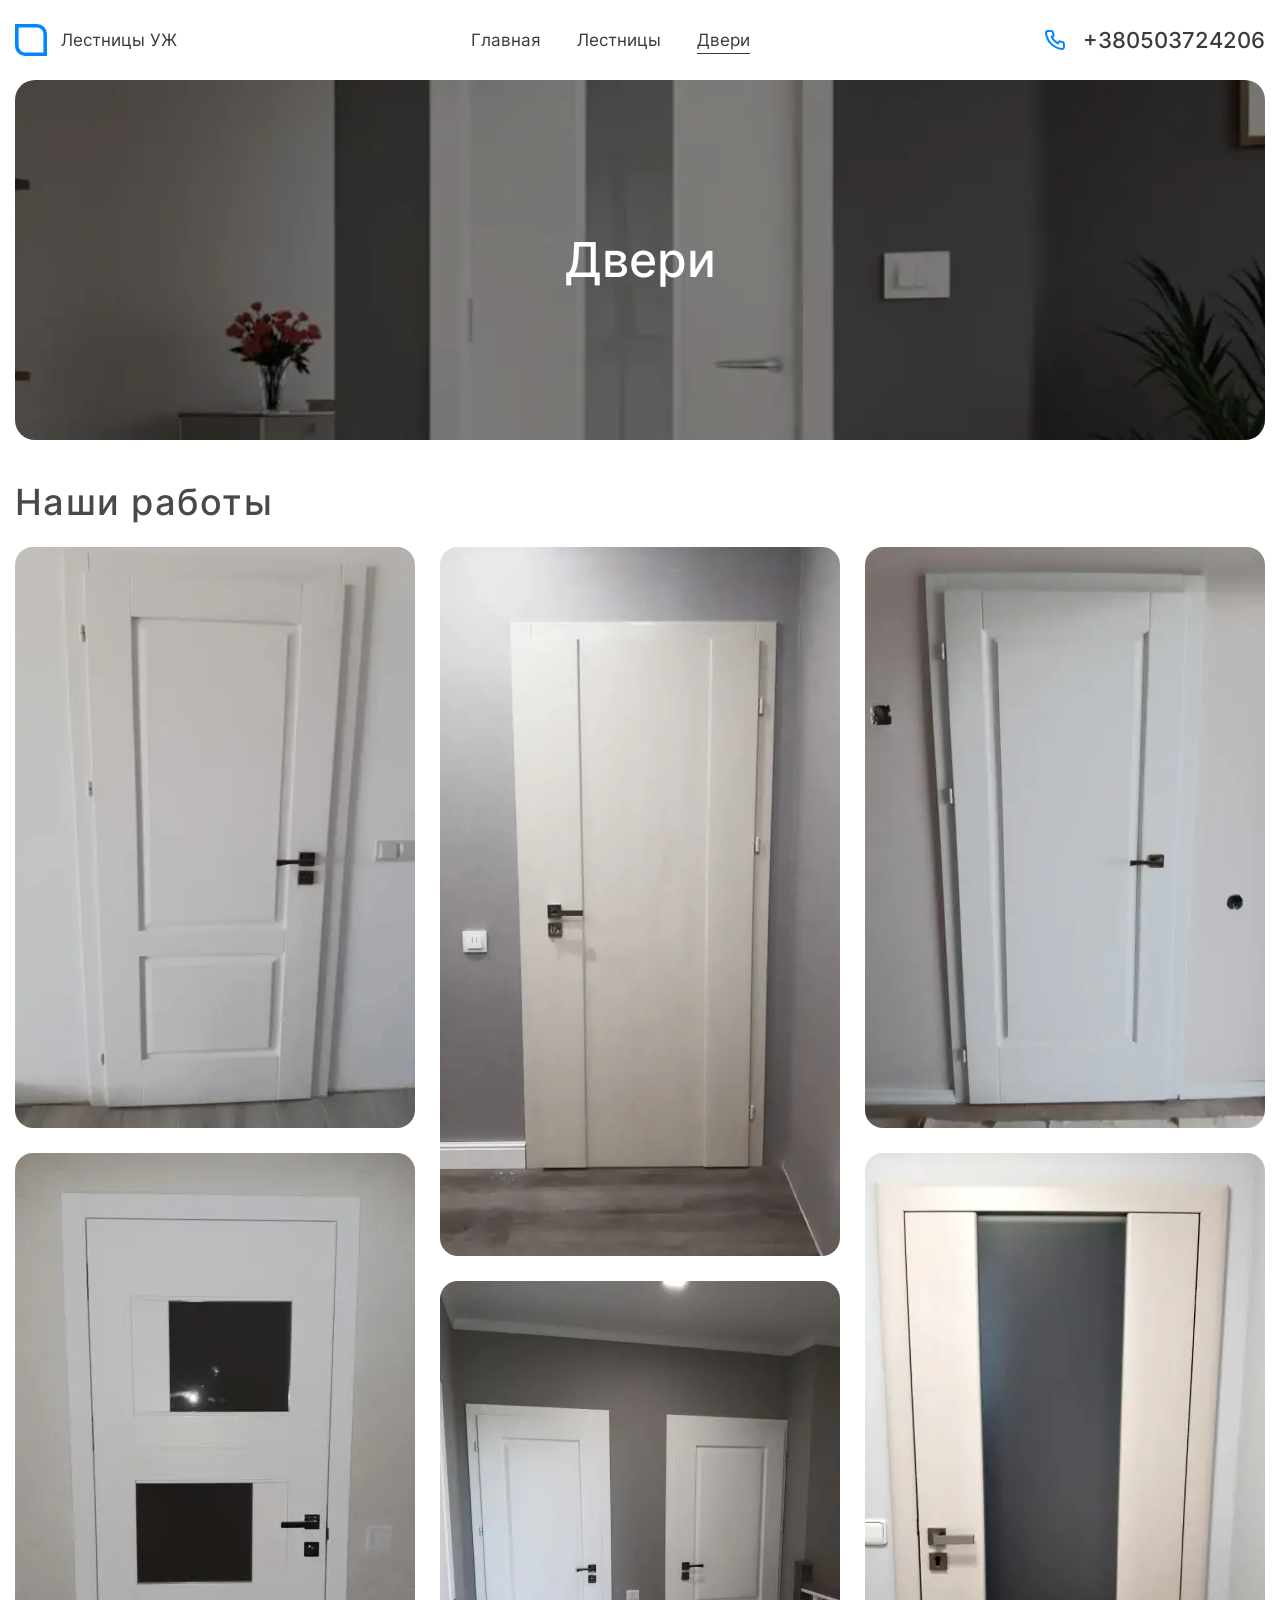
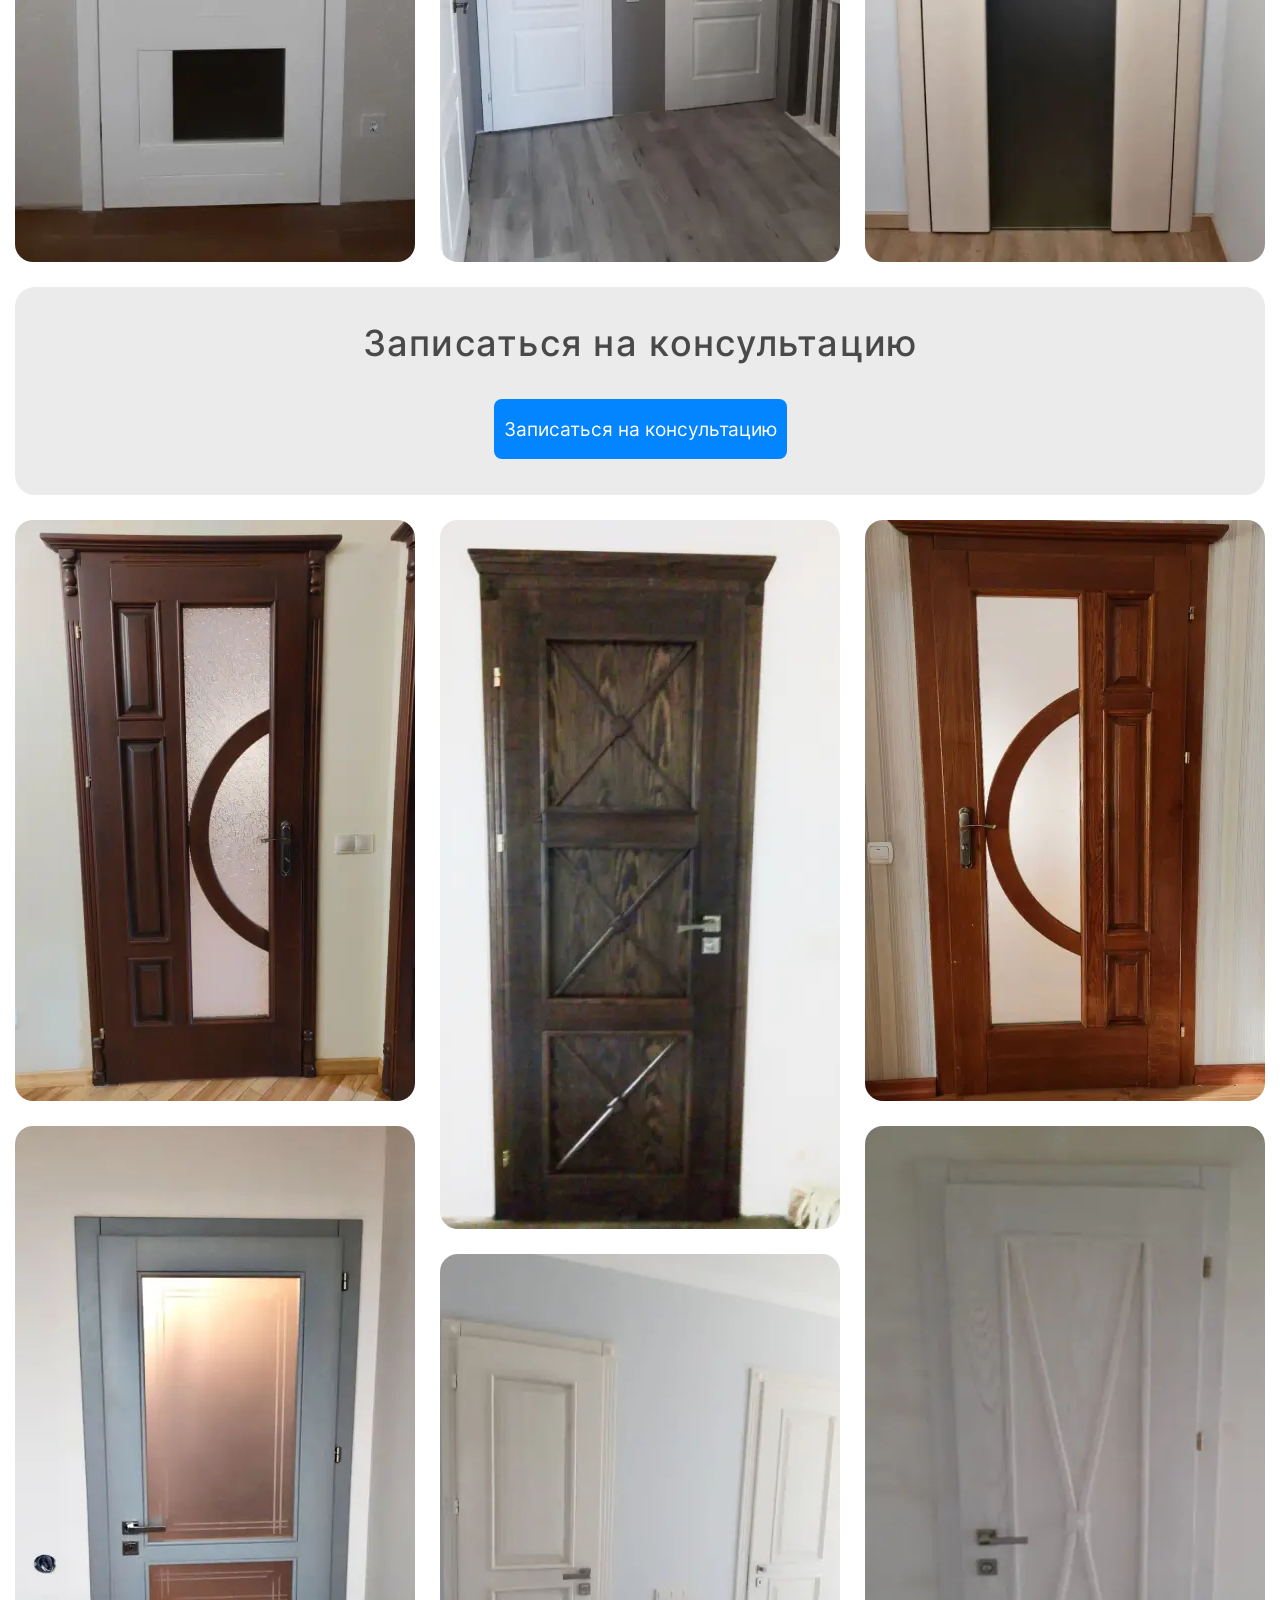
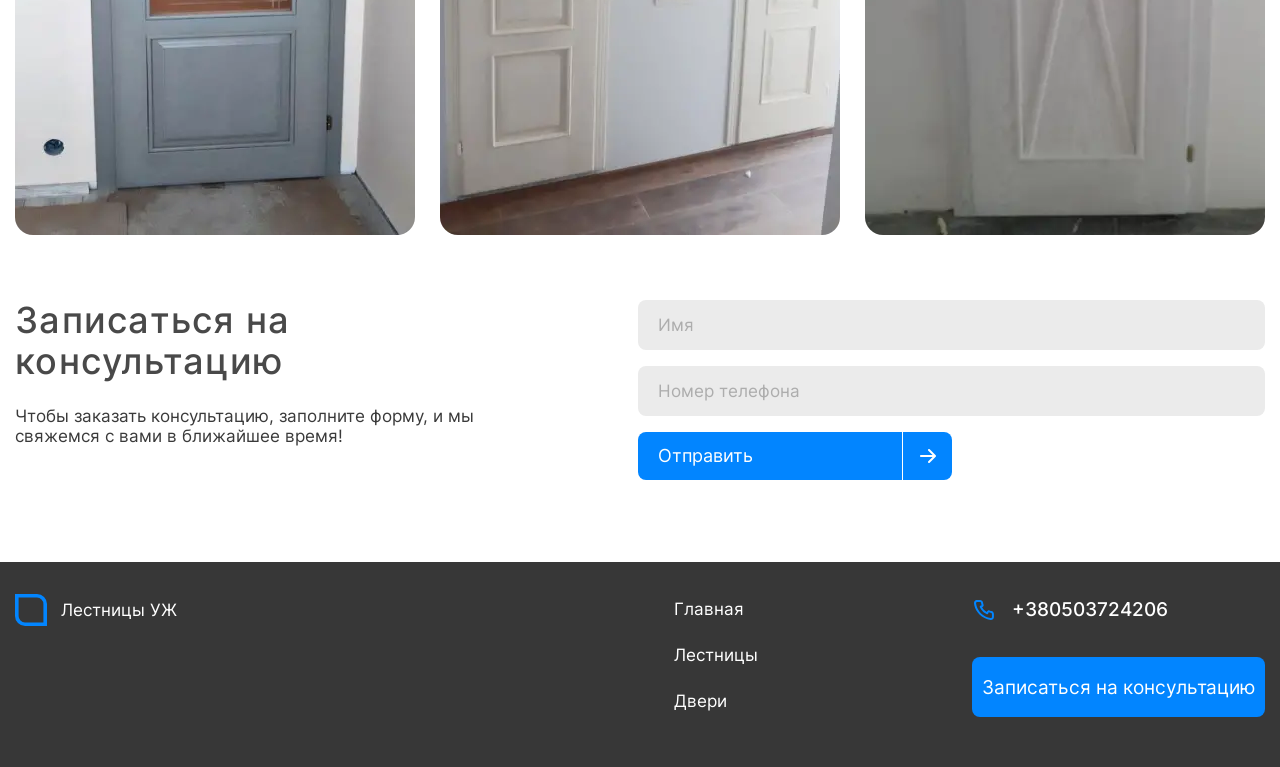
<file: doors/doors.html>
<!DOCTYPE html>
<html lang="en">

<head>
  <meta charset="UTF-8" />
  <meta http-equiv="X-UA-Compatible" content="IE=edge" />
  <meta name="viewport" content="width=device-width, initial-scale=1.0" />
  <title>Лестницы УЖ</title>
  <link rel="stylesheet" href="css/style.min.css?_v=20230412221234" />
</head>

<body>
  <div class="wrapper">
    <header class="header">
  <div class="container">
    <div class="header__inner">
      <nav class="nav">
        <a class="logo" href="index.html">
          <svg width="32" height="32" viewBox="0 0 32 32" fill="none">
            <path d="M1.8 1.8H22C26.5287 1.8 30.2 5.47127 30.2 10V30.2H10C5.47127 30.2 1.8 26.5287 1.8 22V1.8Z"
              fill="white" stroke="#0285FF" stroke-width="3.6" />
          </svg>
          Лестницы УЖ
        </a>
        <div class="nav__box">
          <ul class="nav__menu">
            <li class="nav__menu-item wow animate__animated animate__fadeIn" data-wow-delay="0.2s">
              <a href="index.html" class="nav__menu-link active">Главная</a>
            </li>
            <li class="nav__menu-item wow animate__animated animate__fadeIn" data-wow-delay="0.4s">
              <a href="upstairs.html" class="nav__menu-link">Лестницы</a>
            </li>
            <li class="nav__menu-item wow animate__animated animate__fadeIn" data-wow-delay="0.6s">
              <a href="doors.html" class="nav__menu-link">Двери</a>
            </li>
          </ul>
          <div class="nav__phone-box">
            <div class="nav__phone">
              <a class="phone" href="tel:+380503724206">+380503724206</a>
            </div>
            <a class="button" href="#">Записаться на консультацию</a>
          </div>
        </div>
        <button class="menu-btn">
          <span></span>
          <span></span>
          <span></span>
        </button>
      </nav>
    </div>
  </div>
</header>
    <main class="main">
      <section class="gallery">
        <div class="container">
          <div class="gallery__banner-title gallery__banner-title--doors wow animate__animated animate__fadeIn" data-wow-duration="2s">
            <span>Двери</span>
          </div>
          <div class="gallery__inner">
            <h3 class="gallery__title title">Наши работы</h3>
            <div class="gallery__box wow animate__animated animate__fadeIn" data-wow-duration="2s">
              <div class="gallery__box-item gallery__box-item-doors">
                <picture><source srcset="img/doors-gallery/1.webp" type="image/webp"><img class="gallery__box-img" src="img/doors-gallery/1.jpg" alt="gallery image" /></picture>
              </div>
              <div class="gallery__box-item gallery__box-item-doors gallery__box-item-doors--big">
                <picture><source srcset="img/doors-gallery/2.webp" type="image/webp"><img class="gallery__box-img" src="img/doors-gallery/2.jpg" alt="gallery image" /></picture>
              </div>
              <div class="gallery__box-item gallery__box-item-doors gallery__box-item-doors--big">
                <picture><source srcset="img/doors-gallery/3.webp" type="image/webp"><img class="gallery__box-img" src="img/doors-gallery/3.jpg" alt="gallery image" /></picture>
              </div>
              <div class="gallery__box-item gallery__box-item-doors">
                <picture><source srcset="img/doors-gallery/4.webp" type="image/webp"><img class="gallery__box-img" src="img/doors-gallery/4.jpg" alt="gallery image" /></picture>
              </div>
              <div class="gallery__box-item gallery__box-item-doors">
                <picture><source srcset="img/doors-gallery/5.webp" type="image/webp"><img class="gallery__box-img" src="img/doors-gallery/5.jpg" alt="gallery image" /></picture>
              </div>
              <div class="gallery__box-item gallery__box-item-doors gallery__box-item-doors--big">
                <picture><source srcset="img/doors-gallery/6.webp" type="image/webp"><img class="gallery__box-img" src="img/doors-gallery/6.jpg" alt="gallery image" /></picture>
              </div>
            </div>
            <div class="registration-box">
              <div class="registration-box__inner">
                <h4 class="registration-box__title title">Записаться на консультацию</h4>
                <button class="button" type="submit">Записаться на консультацию</button>
              </div>
            </div>
            <div class="modal">
              <div class="modal__wrap">
                <div class="modal__body">
                  <h5 class="modal__title">Записаться на консультацию</h5>
                  <p class="modal__text">
                    Чтобы заказать консультацию, заполните форму, и мы свяжемся с вами в ближайшее время!
                  </p>
                  <form class="registration__form" id="registration__form-popup" action="#" method="POST">
                    <div class="registration__form-item">
                      <input class="registration__form-input userNamePopup" name="userName" type="text"
                        placeholder="Имя" autocomplete="off" required />
                    </div>
                    <div class="registration__form-item">
                      <input class="registration__form-input userPhonePopup" name="userPhone" type="tel"
                        placeholder="Номер телефона" autocomplete="off" required />
                    </div>
                    <button class="registration__form-btn" type="submit">Отправить</button>
                  </form>
                  <div class="close">
                    <img src="img/icons/close.svg" alt="close icon" />
                  </div>
                  <div class="modal__phone">
                    <span class="modal__phone-text">Или позвоните по номеру</span>
                    <a class="phone" href="tel:+380503724206">+380503724206</a>
                  </div>
                </div>
              </div>
            </div>
            <div class="modal-successful">
              <div class="modal-successful__wrap">
                <div class="modal-successful__body">
                  <h5 class="modal-successful__title">Ваша заявка отправлена!</h5>
                  <p class="modal-successful__text">Мы свяжемся с Вами в ближайшее время</p>
                  <a class="modal-successful__btn" href="index.html">Вернуться на главный экран</a>
                  <div class="modal-successful__close">
                    <img src="img/icons/close.svg" alt="close icon" />
                  </div>
                </div>
              </div>
            </div>
            <section class="gallery gallery-bottom wow animate__animated animate__fadeIn" data-wow-duration="2s">
              <div class="gallery__box">
                <div class="gallery__box-item gallery__box-item-doors">
                  <picture><source srcset="img/doors-gallery/7.webp" type="image/webp"><img class="gallery__box-img" src="img/doors-gallery/7.jpg" alt="gallery image" /></picture>
                </div>
                <div class="gallery__box-item gallery__box-item-doors gallery__box-item-doors--big">
                  <picture><source srcset="img/doors-gallery/8.webp" type="image/webp"><img class="gallery__box-img" src="img/doors-gallery/8.jpg" alt="gallery image" /></picture>
                </div>
                <div class="gallery__box-item gallery__box-item-doors gallery__box-item-doors--big">
                  <picture><source srcset="img/doors-gallery/9.webp" type="image/webp"><img class="gallery__box-img" src="img/doors-gallery/9.jpg" alt="gallery image" /></picture>
                </div>
                <div class="gallery__box-item gallery__box-item-doors">
                  <picture><source srcset="img/doors-gallery/10.webp" type="image/webp"><img class="gallery__box-img" src="img/doors-gallery/10.jpg" alt="gallery image" /></picture>
                </div>
                <div class="gallery__box-item gallery__box-item-doors">
                  <picture><source srcset="img/doors-gallery/11.webp" type="image/webp"><img class="gallery__box-img" src="img/doors-gallery/11.jpg" alt="gallery image" /></picture>
                </div>
                <div class="gallery__box-item gallery__box-item-doors gallery__box-item-doors--big">
                  <picture><source srcset="img/doors-gallery/12.webp" type="image/webp"><img class="gallery__box-img" src="img/doors-gallery/12.jpg" alt="gallery image" /></picture>
                </div>
              </div>
            </section>
          </div>
        </div>
      </section>
      <section class="registration">
        <div class="container">
          <div class="registration__inner">
            <div class="registration__content">
              <h2 class="registration__content-title title">Записаться на консультацию</h2>
              <p class="registration__content-text">
                Чтобы заказать консультацию, заполните форму, и мы свяжемся с вами в ближайшее время!
              </p>
            </div>
            <form class="registration__form" id="registration__form" action="#" method="POST">
              <div class="registration__form-item">
                <input class="registration__form-input userName" name="userName" type="text" placeholder="Имя"
                  autocomplete="off" required />
              </div>
              <div class="registration__form-item">
                <input class="registration__form-input userPhone" name="userPhone" type="tel"
                  placeholder="Номер телефона" autocomplete="off" required />
              </div>
              <button class="registration__form-btn" type="submit">Отправить</button>
            </form>
          </div>
        </div>
      </section>
      <div class="up-btn"></div>
    </main>
    <footer class="footer">
  <div class="container">
    <div class="footer__inner">
      <a class="logo" href="index.html">
        <svg width="32" height="32" viewBox="0 0 32 32" fill="none">
          <path
            d="M1.8 1.8H22C26.5287 1.8 30.2 5.47127 30.2 10V30.2H10C5.47127 30.2 1.8 26.5287 1.8 22V1.8Z"
            fill="transparent"
            stroke="#0285FF"
            stroke-width="3.6"
          />
        </svg>
        Лестницы УЖ
      </a>
      <ul class="footer__list">
        <li class="footer__list-item">
          <a class="footer__list-link" href="index.html">Главная</a>
        </li>
        <li class="footer__list-item">
          <a class="footer__list-link" href="upstairs.html">Лестницы</a>
        </li>
        <li class="footer__list-item">
          <a class="footer__list-link" href="doors.html">Двери</a>
        </li>
      </ul>
      <div class="footer__contacts">
        <div class="footer__phone">
          <a class="phone" href="tel:+380503724206">+380503724206</a>
          <a class="button" href="#">Записаться на консультацию</a>
        </div>
      </div>
    </div>
  </div>
</footer>

    <script src="js/app.min.js?_v=20230412221234"></script>
  </div>
</body>

</html>
</file>
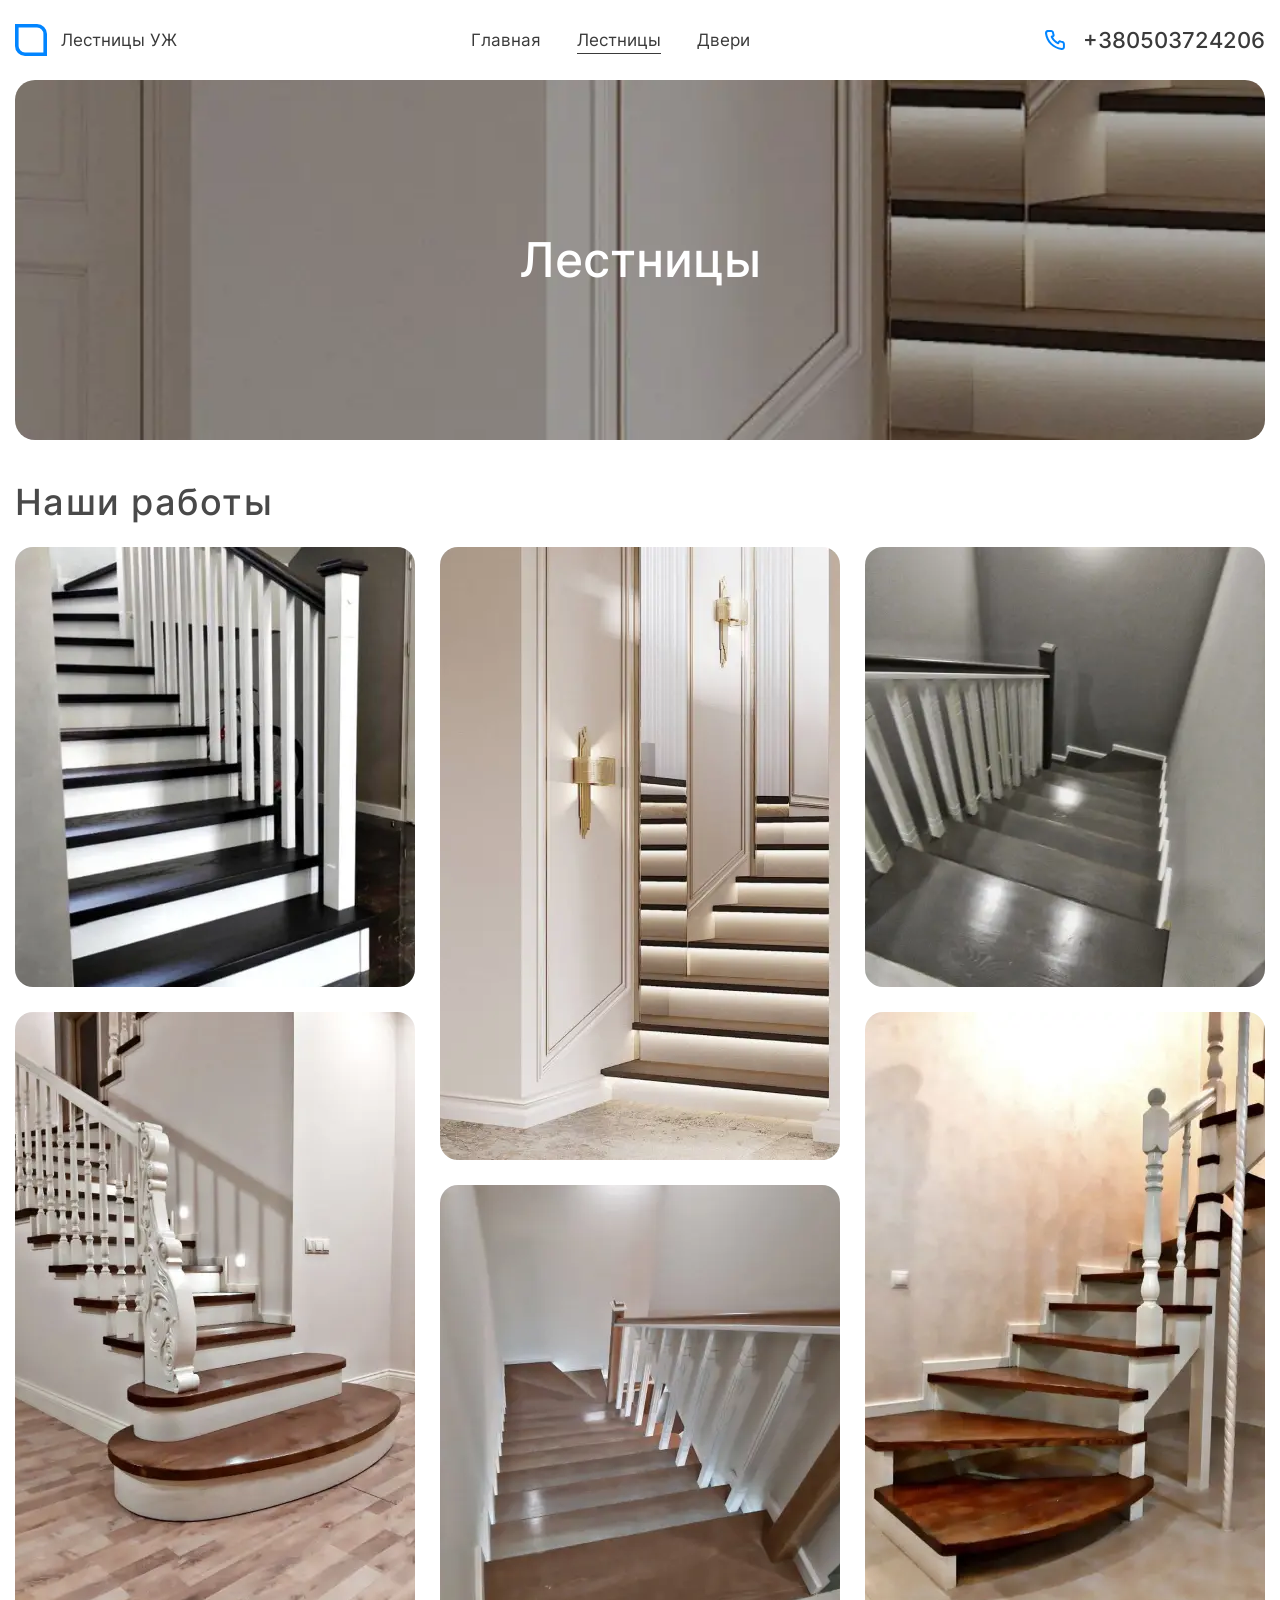
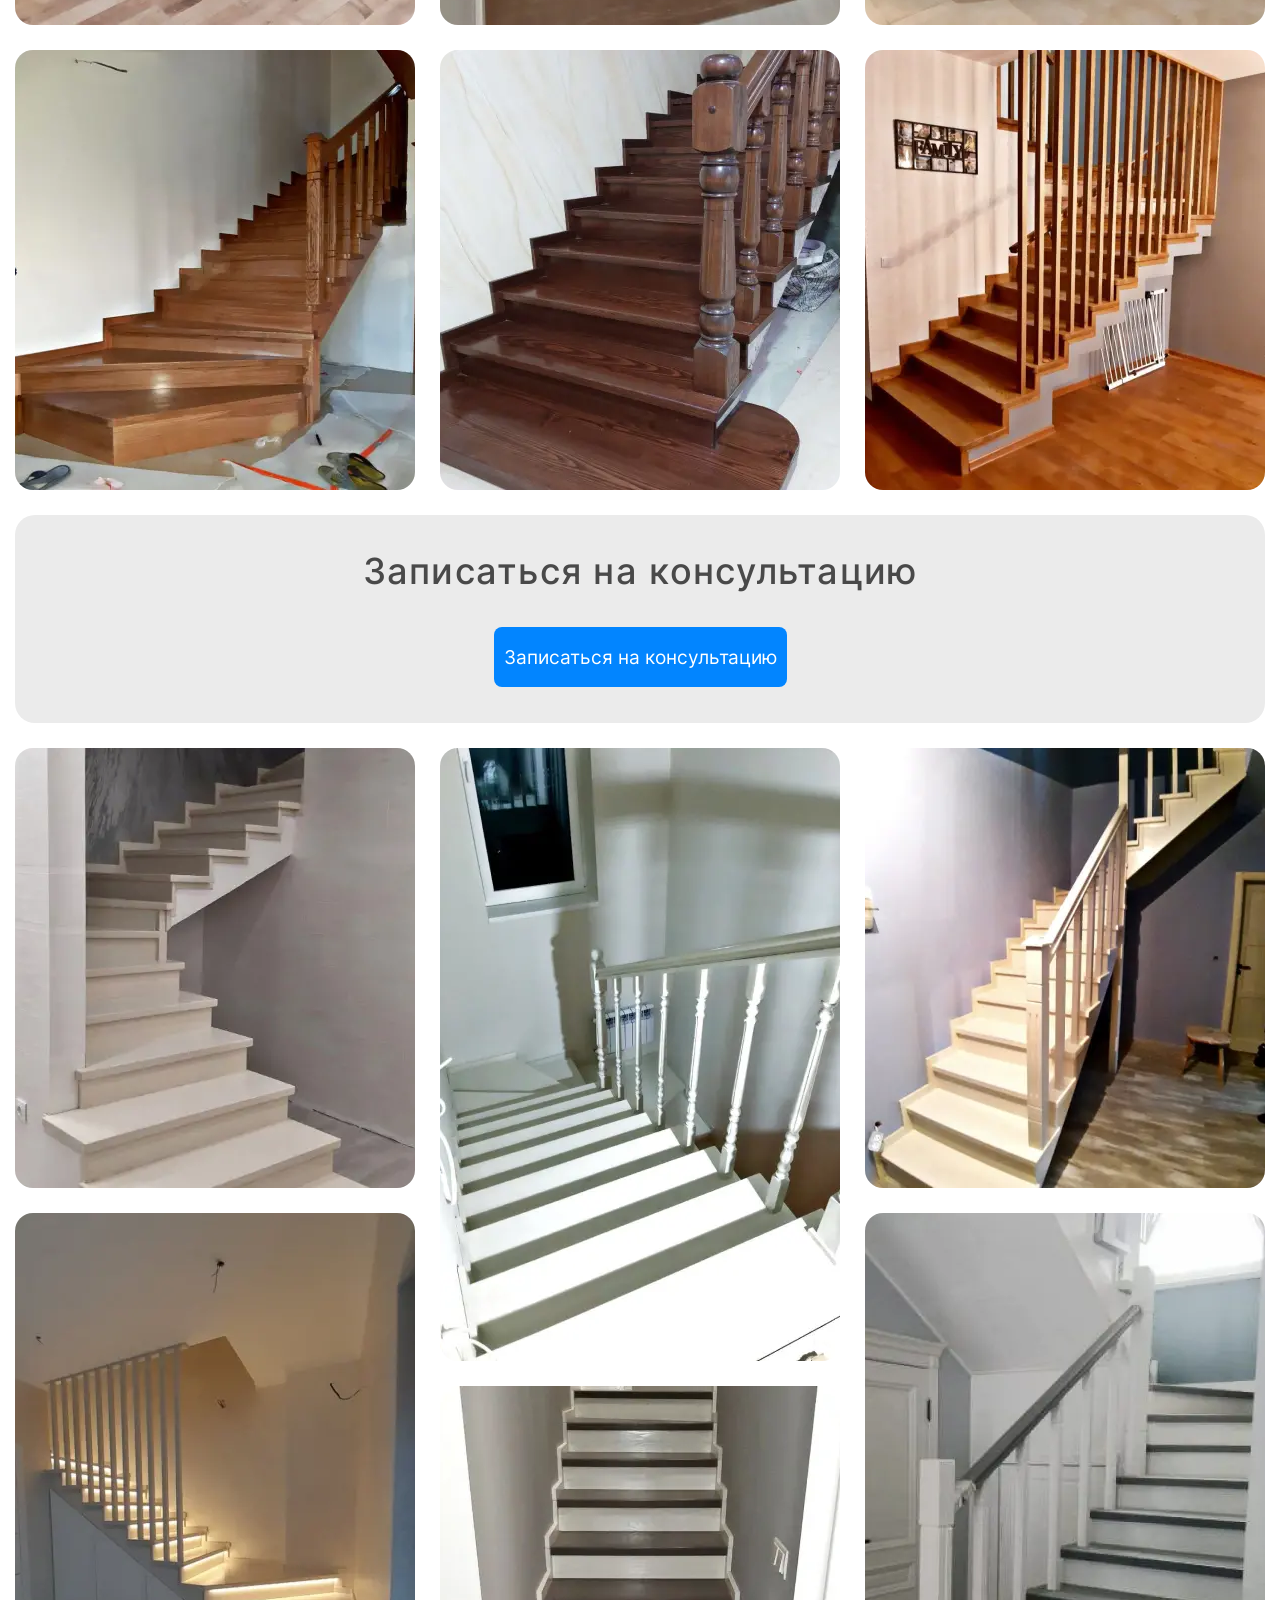
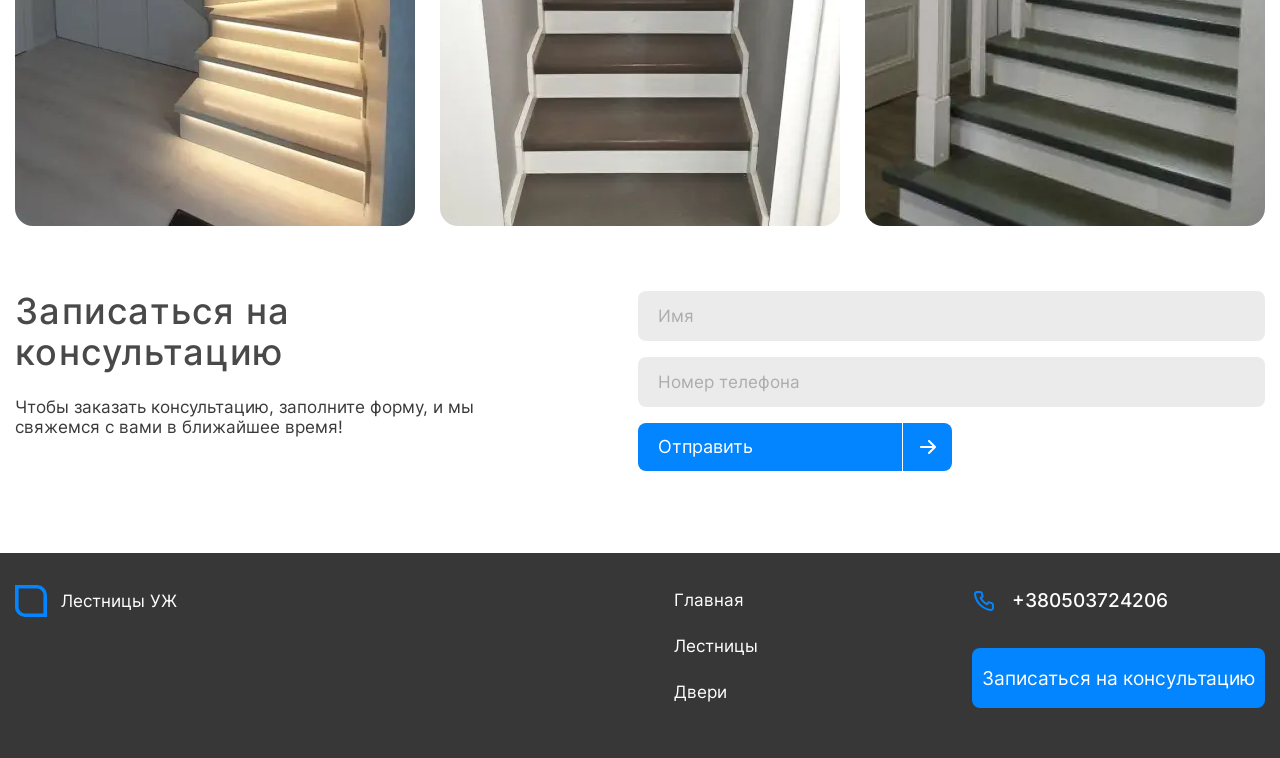
<file: doors/upstairs.html>
<!DOCTYPE html>
<html lang="en">
  <head>
    <meta charset="UTF-8" />
    <meta http-equiv="X-UA-Compatible" content="IE=edge" />
    <meta name="viewport" content="width=device-width, initial-scale=1.0" />
    <title>Лестницы УЖ</title>
    <link rel="stylesheet" href="css/style.min.css?_v=20230412221234" />
  </head>
  <body>
    <div class="wrapper">
      <header class="header">
  <div class="container">
    <div class="header__inner">
      <nav class="nav">
        <a class="logo" href="index.html">
          <svg width="32" height="32" viewBox="0 0 32 32" fill="none">
            <path d="M1.8 1.8H22C26.5287 1.8 30.2 5.47127 30.2 10V30.2H10C5.47127 30.2 1.8 26.5287 1.8 22V1.8Z"
              fill="white" stroke="#0285FF" stroke-width="3.6" />
          </svg>
          Лестницы УЖ
        </a>
        <div class="nav__box">
          <ul class="nav__menu">
            <li class="nav__menu-item wow animate__animated animate__fadeIn" data-wow-delay="0.2s">
              <a href="index.html" class="nav__menu-link active">Главная</a>
            </li>
            <li class="nav__menu-item wow animate__animated animate__fadeIn" data-wow-delay="0.4s">
              <a href="upstairs.html" class="nav__menu-link">Лестницы</a>
            </li>
            <li class="nav__menu-item wow animate__animated animate__fadeIn" data-wow-delay="0.6s">
              <a href="doors.html" class="nav__menu-link">Двери</a>
            </li>
          </ul>
          <div class="nav__phone-box">
            <div class="nav__phone">
              <a class="phone" href="tel:+380503724206">+380503724206</a>
            </div>
            <a class="button" href="#">Записаться на консультацию</a>
          </div>
        </div>
        <button class="menu-btn">
          <span></span>
          <span></span>
          <span></span>
        </button>
      </nav>
    </div>
  </div>
</header>
      <main class="main">
        <section class="gallery">
          <div class="container">
            <div class="gallery__banner-title wow animate__animated animate__fadeIn" data-wow-duration="2s">
              <span>Лестницы</span>
            </div>
            <div class="gallery__inner">
              <h3 class="gallery__title title">Наши работы</h3>
              <div class="gallery__box wow animate__animated animate__fadeIn" data-wow-duration="2s">
                <div class="gallery__box-item">
                  <picture><source srcset="img/upstairs-gallery/1.webp" type="image/webp"><img class="" src="img/upstairs-gallery/1.jpg" alt="gallery image" /></picture>
                </div>
                <div class="gallery__box-item gallery__box-item--big">
                  <picture><source srcset="img/upstairs-gallery/4.webp" type="image/webp"><img class="gallery__box-img" src="img/upstairs-gallery/4.jpg" alt="gallery image" /></picture>
                </div>
                <div class="gallery__box-item">
                  <picture><source srcset="img/upstairs-gallery/7.webp" type="image/webp"><img class="gallery__box-img" src="img/upstairs-gallery/7.jpg" alt="gallery image" /></picture>
                </div>
                <div class="gallery__box-item gallery__box-item--big">
                  <picture><source srcset="img/upstairs-gallery/2.webp" type="image/webp"><img class="gallery__box-img" src="img/upstairs-gallery/2.jpg" alt="gallery image" /></picture>
                </div>
                <div class="gallery__box-item">
                  <picture><source srcset="img/upstairs-gallery/5.webp" type="image/webp"><img class="gallery__box-img" src="img/upstairs-gallery/5.jpg" alt="gallery image" /></picture>
                </div>
                <div class="gallery__box-item">
                  <picture><source srcset="img/upstairs-gallery/8.webp" type="image/webp"><img class="gallery__box-img" src="img/upstairs-gallery/8.jpg" alt="gallery image" /></picture>
                </div>
                <div class="gallery__box-item">
                  <picture><source srcset="img/upstairs-gallery/3.webp" type="image/webp"><img class="gallery__box-img" src="img/upstairs-gallery/3.jpg" alt="gallery image" /></picture>
                </div>
                <div class="gallery__box-item gallery__box-item--big">
                  <picture><source srcset="img/upstairs-gallery/6.webp" type="image/webp"><img class="gallery__box-img" src="img/upstairs-gallery/6.jpg" alt="gallery image" /></picture>
                </div>
                <div class="gallery__box-item">
                  <picture><source srcset="img/upstairs-gallery/9.webp" type="image/webp"><img class="gallery__box-img" src="img/upstairs-gallery/9.jpg" alt="gallery image" /></picture>
                </div>
              </div>
              <div class="registration-box">
                <div class="registration-box__inner">
                  <h4 class="registration-box__title title">Записаться на консультацию</h4>
                  <button class="button" type="submit">Записаться на консультацию</button>
                </div>
              </div>
              <div class="modal">
                <div class="modal__wrap">
                  <div class="modal__body">
                    <h5 class="modal__title">Записаться на консультацию</h5>
                    <p class="modal__text">
                      Чтобы заказать консультацию, заполните форму, и мы свяжемся с вами в ближайшее время!
                    </p>
                    <form class="registration__form" id="registration__form-popup" action="#" method="POST">
                      <div class="registration__form-item">
                        <input class="registration__form-input userNamePopup" name="userName" type="text"
                          placeholder="Имя" autocomplete="off" required />
                      </div>
                      <div class="registration__form-item">
                        <input class="registration__form-input userPhonePopup" name="userPhone" type="tel"
                          placeholder="Номер телефона" autocomplete="off" required />
                      </div>
                      <button class="registration__form-btn" type="submit">Отправить</button>
                    </form>
                    <div class="close">
                      <img src="img/icons/close.svg" alt="close icon" />
                    </div>
                    <div class="modal__phone">
                      <span class="modal__phone-text">Или позвоните по номеру</span>
                      <a class="phone" href="tel:+380503724206">+380503724206</a>
                    </div>
                  </div>
                </div>
              </div>
              <div class="modal-successful">
                <div class="modal-successful__wrap">
                  <div class="modal-successful__body">
                    <h5 class="modal-successful__title">Ваша заявка отправлена!</h5>
                    <p class="modal-successful__text">Мы свяжемся с Вами в ближайшее время</p>
                    <a class="modal-successful__btn" href="index.html">Вернуться на главный экран</a>
                    <div class="modal-successful__close">
                      <img src="img/icons/close.svg" alt="close icon" />
                    </div>
                  </div>
                </div>
              </div>
              <section class="gallery gallery-bottom wow animate__animated animate__fadeIn" data-wow-duration="2s">
                <div class="gallery__box">
                  <div class="gallery__box-item">
                    <picture><source srcset="img/upstairs-gallery/10.webp" type="image/webp"><img class="" src="img/upstairs-gallery/10.jpg" alt="gallery image" /></picture>
                  </div>
                  <div class="gallery__box-item gallery__box-item--big">
                    <picture><source srcset="img/upstairs-gallery/11.webp" type="image/webp"><img class="gallery__box-img" src="img/upstairs-gallery/11.jpg" alt="gallery image" /></picture>
                  </div>
                  <div class="gallery__box-item gallery__box-item--big">
                    <picture><source srcset="img/upstairs-gallery/12.webp" type="image/webp"><img class="gallery__box-img" src="img/upstairs-gallery/12.jpg" alt="gallery image" /></picture>
                  </div>
                  <div class="gallery__box-item">
                    <picture><source srcset="img/upstairs-gallery/13.webp" type="image/webp"><img class="gallery__box-img" src="img/upstairs-gallery/13.jpg" alt="gallery image" /></picture>
                  </div>
                  <div class="gallery__box-item">
                    <picture><source srcset="img/upstairs-gallery/14.webp" type="image/webp"><img class="gallery__box-img" src="img/upstairs-gallery/14.jpg" alt="gallery image" /></picture>
                  </div>
                  <div class="gallery__box-item gallery__box-item--big">
                    <picture><source srcset="img/upstairs-gallery/15.webp" type="image/webp"><img class="gallery__box-img" src="img/upstairs-gallery/15.jpg" alt="gallery image" /></picture>
                  </div>
                </div>
              </section>
            </div>
          </div>
        </section>
        <section class="registration">
          <div class="container">
            <div class="registration__inner">
              <div class="registration__content">
                <h2 class="registration__content-title title">Записаться на консультацию</h2>
                <p class="registration__content-text">
                  Чтобы заказать консультацию, заполните форму, и мы свяжемся с вами в ближайшее время!
                </p>
              </div>
              <form class="registration__form" id="registration__form" action="#" method="POST">
                <div class="registration__form-item">
                  <input class="registration__form-input userName" name="userName" type="text" placeholder="Имя"
                    autocomplete="off" required />
                </div>
                <div class="registration__form-item">
                  <input class="registration__form-input userPhone" name="userPhone" type="tel"
                    placeholder="Номер телефона" autocomplete="off" required />
                </div>
                <button class="registration__form-btn" type="submit">Отправить</button>
              </form>
            </div>
          </div>
        </section>
        <div class="up-btn"></div>
      </main>
      <footer class="footer">
  <div class="container">
    <div class="footer__inner">
      <a class="logo" href="index.html">
        <svg width="32" height="32" viewBox="0 0 32 32" fill="none">
          <path
            d="M1.8 1.8H22C26.5287 1.8 30.2 5.47127 30.2 10V30.2H10C5.47127 30.2 1.8 26.5287 1.8 22V1.8Z"
            fill="transparent"
            stroke="#0285FF"
            stroke-width="3.6"
          />
        </svg>
        Лестницы УЖ
      </a>
      <ul class="footer__list">
        <li class="footer__list-item">
          <a class="footer__list-link" href="index.html">Главная</a>
        </li>
        <li class="footer__list-item">
          <a class="footer__list-link" href="upstairs.html">Лестницы</a>
        </li>
        <li class="footer__list-item">
          <a class="footer__list-link" href="doors.html">Двери</a>
        </li>
      </ul>
      <div class="footer__contacts">
        <div class="footer__phone">
          <a class="phone" href="tel:+380503724206">+380503724206</a>
          <a class="button" href="#">Записаться на консультацию</a>
        </div>
      </div>
    </div>
  </div>
</footer>

      <script src="js/app.min.js?_v=20230412221234"></script>
    </div>
  </body>
</html>
</file>
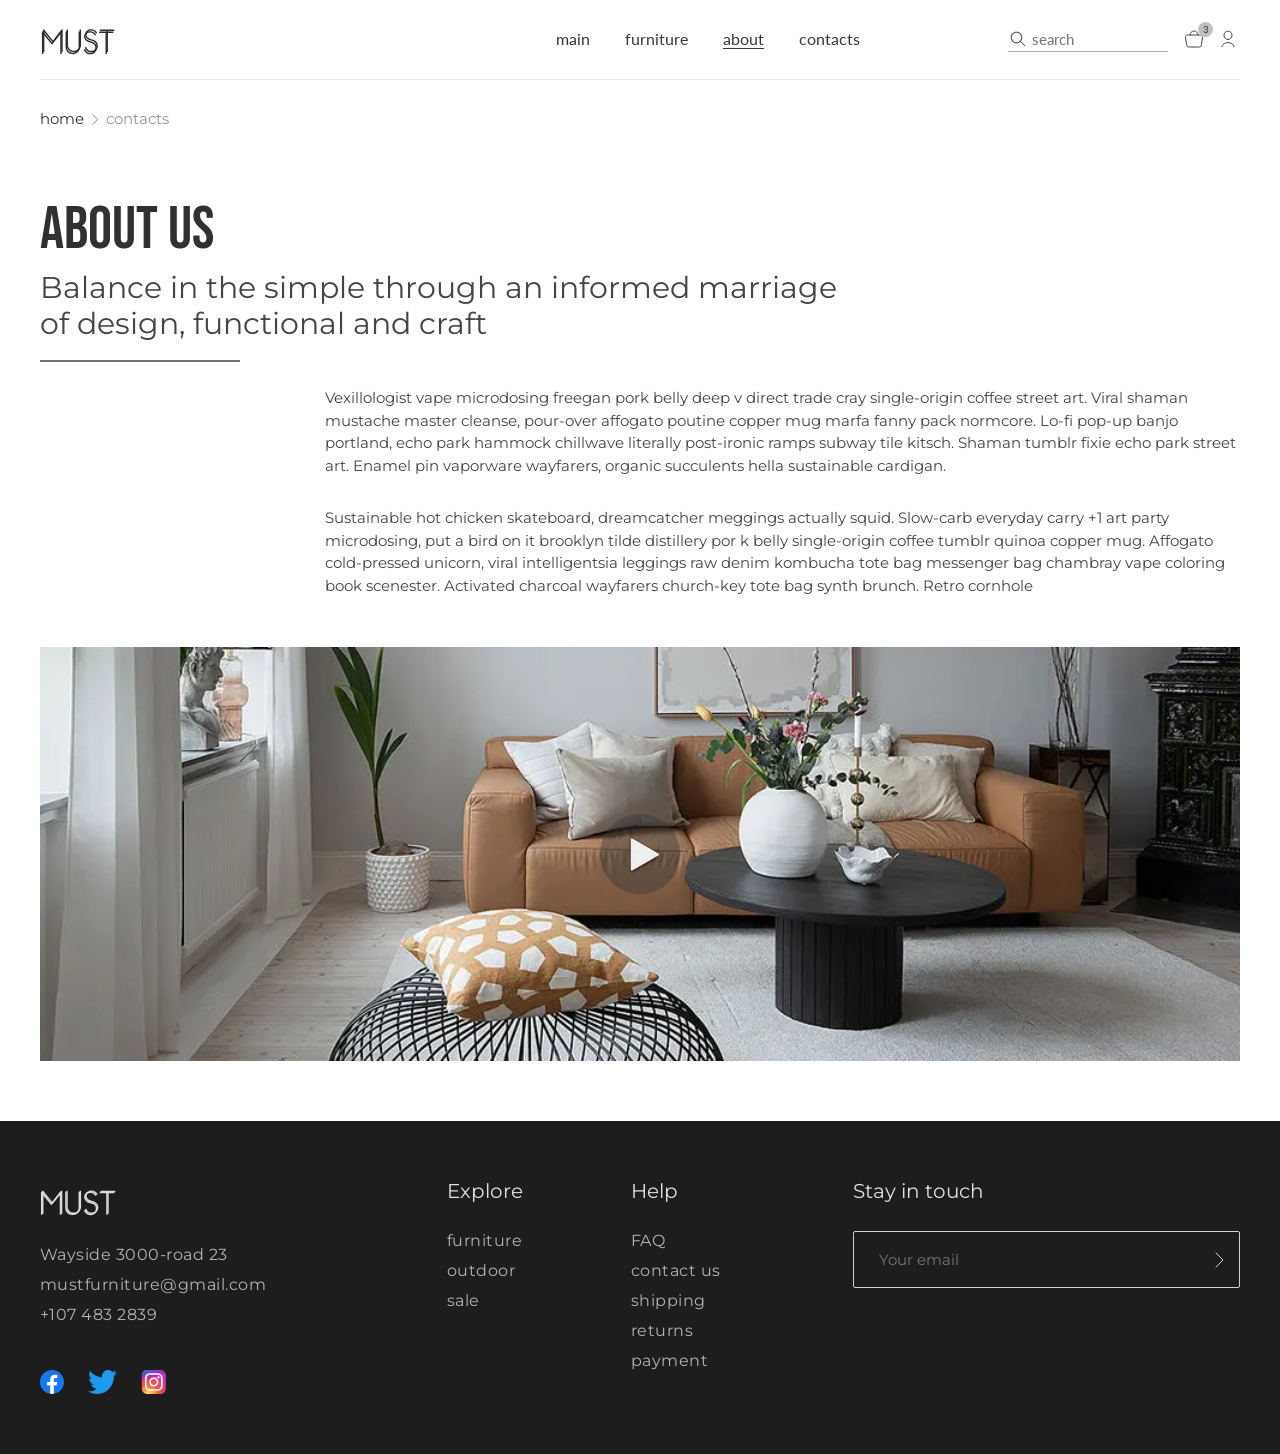
<file: must/about.html>
<!DOCTYPE html>
<html lang="en">

<head>
  <meta charset="UTF-8">
  <meta http-equiv="X-UA-Compatible" content="IE=edge">
  <meta name="viewport" content="width=device-width, initial-scale=1.0">
  <title>about</title>
  <link rel="preconnect" href="https://fonts.googleapis.com">
  <link rel="preconnect" href="https://fonts.gstatic.com" crossorigin>
  <link
    href="https://fonts.googleapis.com/css2?family=Bebas+Neue&family=Lato:wght@300;400;700&family=Montserrat:wght@400;500&display=swap&_v=20230627193616"
    rel="stylesheet">
  <link rel="stylesheet" href="css/style.min.css?_v=20230627193616">
</head>

<body>
  <div class="wrapper">
    <header class="header">
  <div class="container">
    <div class="header__inner">
      <nav class="nav">
        <button class="burger">
          <span class="burger__line"></span>
        </button>
        <a class="header__logo logo" href="index.html">
          <img class="logo__img" src="img/header/logo.svg" alt="logo">
        </a>
        <ul class="menu">
          <li class="menu__item">
            <a class="menu__link menu__link--active" href="index.html">main</a>
          </li>
          <li class="menu__item">
            <a class="menu__link" href="furniture.html">furniture</a>
          </li>
          <li class="menu__item">
            <a class="menu__link" href="about.html">about</a>
          </li>
          <li class="menu__item">
            <a class="menu__link" href="contacts.html">contacts</a>
          </li>
        </ul>
        <div class="user-actions">
          <form class="form-search">
            <button class="form-search__btn" type="submit">
              <img class="form-search__btn-img" src="img/icons/search.svg" alt="search icon">
            </button>
            <input class="form-search__input" type="search" placeholder="search">
            <buton class="form-search__btn--mobile"></buton>
          </form>
          <a class="user-actions__cart popup-btn" href="#" data-path="cart">
            <img class="user-actions__cart-img" src="img/icons/cart.svg" alt="cart icon">
            <span class="user-actions__cart-number"></span>
          </a>
          <a class="user-actions__login popup-btn" href="#" data-path="login">
            <img class="user-actions__login-img" src="img/icons/user.svg" alt="login icon">
          </a>
        </div>
      </nav>
    </div>
  </div>
</header>
    <main class="main">
      <div class="container">
        <div class="bradcrumbs">
          <ul class="bradcrumbs__list">
            <li class="bradcrumbs__item">
              <a href="index.html" class="bradcrumbs__link">Home</a>
            </li>
            <li class="bradcrumbs__item">
              <span class="bradcrumbs__link">Contacts</span>
            </li>
          </ul>
        </div>
      </div>
      <section class="about">
        <div class="container">
          <h3 class="about__title title">About Us</h3>
          <h4 class="about__subtitle">Balance in the simple through an informed marriage of design, functional
            and craft</h4>
          <div class="about__text">
            <p>
              Vexillologist vape microdosing freegan pork belly deep v direct trade cray single-origin coffee street
              art. Viral shaman mustache master cleanse, pour-over affogato poutine copper mug marfa fanny pack
              normcore. Lo-fi pop-up banjo portland, echo park hammock chillwave literally post-ironic ramps subway
              tile kitsch. Shaman tumblr fixie echo park street art. Enamel pin vaporware wayfarers, organic
              succulents hella sustainable cardigan.
            </p>
            <p>
              Sustainable hot chicken skateboard, dreamcatcher meggings actually squid. Slow-carb everyday carry +1
              art party microdosing, put a bird on it brooklyn tilde distillery por k belly single-origin coffee
              tumblr quinoa copper mug. Affogato cold-pressed unicorn, viral intelligentsia leggings raw denim
              kombucha tote bag messenger bag chambray vape coloring book scenester. Activated charcoal wayfarers
              church-key tote bag synth brunch. Retro cornhole
            </p>
          </div>
          <div class="about__video">
            <a class="about__video-btn" href="https://youtu.be/g9hNUcqKOw8" data-fancybox></a>
          </div>
        </div>
      </section>
    </main>
    <footer class="footer">
  <div class="container">
    <div class="footer__inner">
      <div class="footer__item footer__item--connect">
        <a class="footer__logo logo" href="index.html">
          <img class="logo__img" src="img/footer/logo.svg" alt="logo">
        </a>
        <ul class="footer__list">
          <li class="footer__list-item">
            Wayside 3000-road 23
          </li>
          <li class="footer__list-item">
            <a class="footer__list-link" href="mailto:mustfurniture@gmail.com">mustfurniture@gmail.com</a>
          </li>
          <li class="footer__list-item">
            <a class="footer__list-link" href="tel:+1074832839">+107 483 2839</a>
          </li>
        </ul>
        <ul class="footer__socials">
          <li class="footer__socials-item">
            <a class="footer__socials-link" href="#">
              <img src="img/icons/facebook.svg" alt="facebook">
            </a>
          </li>
          <li class="footer__socials-item">
            <a class="footer__socials-link" href="#">
              <img src="img/icons/twitter.svg" alt="twitter">
            </a>
          </li>
          <li class="footer__socials-item">
            <a class="footer__socials-link" href="#">
              <img src="img/icons/inst.svg" alt="instagram">
            </a>
          </li>
        </ul>
      </div>
      <div class="footer__item">
        <div class="footer__item-head">Explore</div>
        <ul class="footer__list">
          <li class="footer__list-item">
            <a class="footer__list-link" href="#">furniture</a>
          </li>
          <li class="footer__list-item">
            <a class="footer__list-link" href="#">outdoor</a>
          </li>
          <li class="footer__list-item">
            <a class="footer__list-link" href="#">sale</a>
          </li>
        </ul>
      </div>
      <div class="footer__item">
        <div class="footer__item-head">Help</div>
        <ul class="footer__list">
          <li class="footer__list-item">
            <a class="footer__list-link" href="#">FAQ</a>
          </li>
          <li class="footer__list-item">
            <a class="footer__list-link" href="#">contact us</a>
          </li>
          <li class="footer__list-item">
            <a class="footer__list-link" href="#">shipping</a>
          </li>
          <li class="footer__list-item">
            <a class="footer__list-link" href="#">returns</a>
          </li>
          <li class="footer__list-item">
            <a class="footer__list-link" href="#">payment</a>
          </li>
        </ul>
      </div>
      <div class="footer__item">
        <div class="footer__item-head">Stay in touch</div>
        <form class="footer__form">
          <input class="footer__form-input" type="email" placeholder="Your email">
          <button class="footer__form-btn" type="submit">
            <img src="img/icons/arrow-left.svg" alt="submit button">
          </button>
        </form>
      </div>
    </div>
  </div>
</footer>
    <div class="modals">
  <div class="modal-overlay">
    <div class="modal-wrap">
      <div class="modal login" data-target="login">
        <form class="popup__form" action="#">
          <h5 class="popup__form-title">login</h5>
          <div class="popup__form-item">
            <input class="popup__form-input popup__form-input--login" type="text" placeholder="Введите логин" />
          </div>
          <div class="popup__form-item">
            <input class="popup__form-input popup__form-input--password" type="password" placeholder="Введите пароль" />
          </div>
          <button type="submit" class="modal__btn btn">Войти</button>
          <button type="button" class="modal__btn--close">
            <svg width="19px" height="30px" viewBox="0 0 19 30" version="1.1">
              <g id="surface1">
                <path style="stroke: none; fill-rule: nonzero; fill: rgb(0%, 0%, 0%); fill-opacity: 1"
                  d="M 18.441406 8.824219 C 19.183594 8.09375 19.183594 6.902344 18.441406 6.171875 C 17.699219 5.4375 16.496094 5.4375 15.753906 6.171875 L 9.5 12.34375 L 3.242188 6.175781 C 2.5 5.445312 1.292969 5.445312 0.550781 6.175781 C -0.191406 6.90625 -0.191406 8.097656 0.550781 8.828125 L 6.808594 15 L 0.558594 21.175781 C -0.183594 21.90625 -0.183594 23.097656 0.558594 23.828125 C 1.300781 24.5625 2.503906 24.5625 3.246094 23.828125 L 9.5 17.65625 L 15.757812 23.824219 C 16.5 24.554688 17.707031 24.554688 18.449219 23.824219 C 19.191406 23.09375 19.191406 21.902344 18.449219 21.171875 L 12.191406 15 Z M 18.441406 8.824219 " />
              </g>
            </svg>
          </button>
        </form>
      </div>
      <div class="modal cart" data-target="cart">
        <h2 class="cart__title title">shoping cart</h2>
        <div class="cart__body">
          <div class="cart__items">
            <div class="cart__item">
              <div class="cart__item-body">
                <div class="cart__item-img">
                  <picture><source srcset="img/cart/1.webp" type="image/webp"><img src="img/cart/1.jpg" alt=" cart item image"></picture>
                </div>
                <div class="cart__item-descr">
                  <div class="cart__item-title">Marume dining chair</div>
                  <div class="cart__item-color">Color: Black</div>
                </div>
              </div>
              <div class="cart__item-qty qty-item">
                <div class="qty-item__title">Quantity</div>
                <div class="qty-item__price">
                  <div class="qty-item__price-number">$309</div>
                  <div class="qty-item__counter">
                    <div class="counter">
                      <input type="text" value="1" class="counter__value" data-price="309">
                      <button class="counter__btn counter__btn--plus" data-direction="plus"></button>
                      <button class="counter__btn counter__btn--minus" data-direction="minus"></button>
                    </div>
                  </div>
                </div>
                <div class="qty-item__summ">
                  <div class="qty-item__summ-title">Subtotal</div>
                  <div class="qty-item__summ-box">
                    <div class="qty-item__summ-number"></div>
                    <button class="qty-item__summ-btn">
                      <img src="img/icons/pencil.svg" alt="edit button">
                    </button>
                    <button class="qty-item__summ-btn qty-item__summ-btn--delete">
                      <img src="img/icons/trash.svg" alt="trash button">
                    </button>
                  </div>
                </div>
              </div>
            </div>
            <div class="cart__item">
              <div class="cart__item-body">
                <div class="cart__item-img">
                  <picture><source srcset="img/cart/1.webp" type="image/webp"><img src="img/cart/1.jpg" alt=" cart item image"></picture>
                </div>
                <div class="cart__item-descr">
                  <div class="cart__item-title">Marume dining chair</div>
                  <div class="cart__item-color">Color: Black</div>
                </div>
              </div>
              <div class="cart__item-qty qty-item">
                <div class="qty-item__title">Quantity</div>
                <div class="qty-item__price">
                  <div class="qty-item__price-number">$309</div>
                  <div class="qty-item__counter">
                    <div class="counter">
                      <input type="text" value="1" class="counter__value" data-price="309">
                      <button class="counter__btn counter__btn--plus" data-direction="plus"></button>
                      <button class="counter__btn counter__btn--minus" data-direction="minus"></button>
                    </div>
                  </div>
                </div>
                <div class="qty-item__summ">
                  <div class="qty-item__summ-title">Subtotal</div>
                  <div class="qty-item__summ-box">
                    <div class="qty-item__summ-number"></div>
                    <button class="qty-item__summ-btn">
                      <img src="img/icons/pencil.svg" alt="edit button">
                    </button>
                    <button class="qty-item__summ-btn qty-item__summ-btn--delete">
                      <img src="img/icons/trash.svg" alt="trash button">
                    </button>
                  </div>
                </div>
              </div>
            </div>
            <div class="cart__item">
              <div class="cart__item-body">
                <div class="cart__item-img">
                  <picture><source srcset="img/cart/1.webp" type="image/webp"><img src="img/cart/1.jpg" alt=" cart item image"></picture>
                </div>
                <div class="cart__item-descr">
                  <div class="cart__item-title">Marume dining chair</div>
                  <div class="cart__item-color">Color: Black</div>
                </div>
              </div>
              <div class="cart__item-qty qty-item">
                <div class="qty-item__title">Quantity</div>
                <div class="qty-item__price">
                  <div class="qty-item__price-number">$309</div>
                  <div class="qty-item__counter">
                    <div class="counter">
                      <input type="text" value="1" class="counter__value" data-price="309">
                      <button class="counter__btn counter__btn--plus" data-direction="plus"></button>
                      <button class="counter__btn counter__btn--minus" data-direction="minus"></button>
                    </div>
                  </div>
                </div>
                <div class="qty-item__summ">
                  <div class="qty-item__summ-title">Subtotal</div>
                  <div class="qty-item__summ-box">
                    <div class="qty-item__summ-number"></div>
                    <button class="qty-item__summ-btn">
                      <img src="img/icons/pencil.svg" alt="edit button">
                    </button>
                    <button class="qty-item__summ-btn qty-item__summ-btn--delete">
                      <img src="img/icons/trash.svg" alt="trash button">
                    </button>
                  </div>
                </div>
              </div>
            </div>
          </div>
          <button type="button" class="modal__btn--close">
            <svg width="19px" height="30px" viewBox="0 0 19 30" version="1.1">
              <g id="surface1">
                <path style="stroke: none; fill-rule: nonzero; fill: rgb(0%, 0%, 0%); fill-opacity: 1"
                  d="M 18.441406 8.824219 C 19.183594 8.09375 19.183594 6.902344 18.441406 6.171875 C 17.699219 5.4375 16.496094 5.4375 15.753906 6.171875 L 9.5 12.34375 L 3.242188 6.175781 C 2.5 5.445312 1.292969 5.445312 0.550781 6.175781 C -0.191406 6.90625 -0.191406 8.097656 0.550781 8.828125 L 6.808594 15 L 0.558594 21.175781 C -0.183594 21.90625 -0.183594 23.097656 0.558594 23.828125 C 1.300781 24.5625 2.503906 24.5625 3.246094 23.828125 L 9.5 17.65625 L 15.757812 23.824219 C 16.5 24.554688 17.707031 24.554688 18.449219 23.824219 C 19.191406 23.09375 19.191406 21.902344 18.449219 21.171875 L 12.191406 15 Z M 18.441406 8.824219 " />
              </g>
            </svg>
          </button>
          <div class="cart__summ">
            <div class="cart__summ-title">Your order summary</div>
            <div class="cart__summ-box">
              <div class="cart__summ-label">Total</div>
              <div class="cart__summ-value"></div>
            </div>
            <button class="cart__summ-btn btn">PROCEED TO CHECKOUT</button>
          </div>
        </div>
      </div>
    </div>
  </div>
</div>
  </div>
  <script src="js/app.min.js?_v=20230627193616"></script>
</body>

</html>
</file>
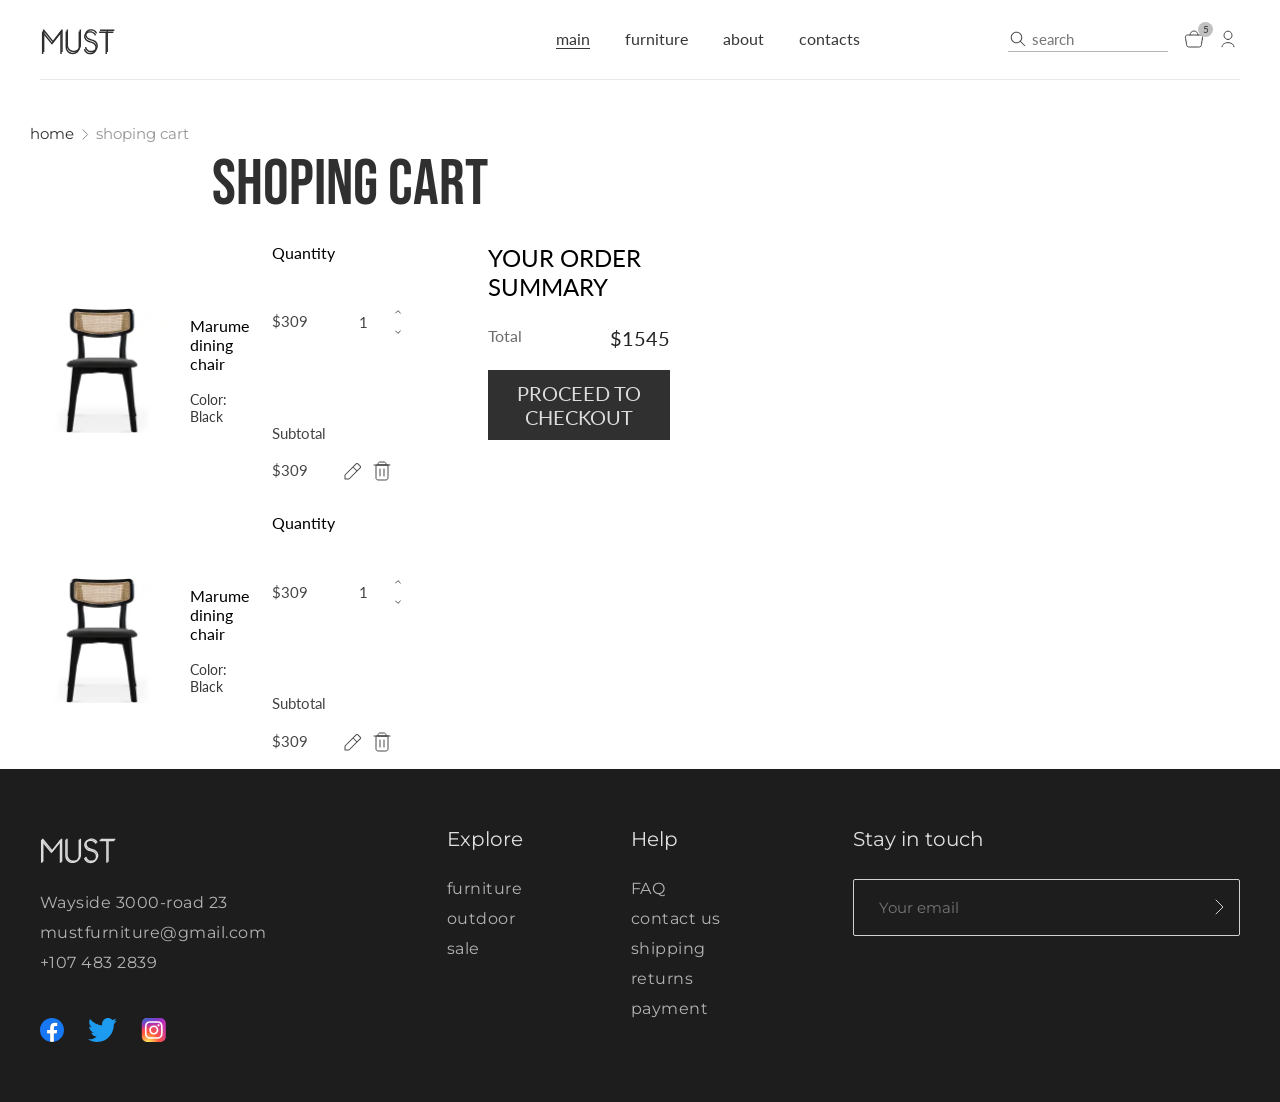
<file: must/cart.html>
<!DOCTYPE html>
<html lang="en">

<head>
  <meta charset="UTF-8">
  <meta http-equiv="X-UA-Compatible" content="IE=edge">
  <meta name="viewport" content="width=device-width, initial-scale=1.0">
  <title>Cart</title>
  <link rel="preconnect" href="https://fonts.googleapis.com">
  <link rel="preconnect" href="https://fonts.gstatic.com" crossorigin>
  <link
    href="https://fonts.googleapis.com/css2?family=Bebas+Neue&family=Lato:wght@300;400;700&family=Montserrat:wght@400;500&display=swap&_v=20230627182718"
    rel="stylesheet">
  <link rel="stylesheet" href="css/style.min.css?_v=20230627182718">
</head>

<body>
  <div class="wrapper">
    <header class="header">
  <div class="container">
    <div class="header__inner">
      <nav class="nav">
        <button class="burger">
          <span class="burger__line"></span>
        </button>
        <a class="header__logo logo" href="index.html">
          <img class="logo__img" src="img/header/logo.svg" alt="logo">
        </a>
        <ul class="menu">
          <li class="menu__item">
            <a class="menu__link menu__link--active" href="index.html">main</a>
          </li>
          <li class="menu__item">
            <a class="menu__link" href="furniture.html">furniture</a>
          </li>
          <li class="menu__item">
            <a class="menu__link" href="about.html">about</a>
          </li>
          <li class="menu__item">
            <a class="menu__link" href="contacts.html">contacts</a>
          </li>
        </ul>
        <div class="user-actions">
          <form class="form-search">
            <button class="form-search__btn" type="submit">
              <img class="form-search__btn-img" src="img/icons/search.svg" alt="search icon">
            </button>
            <input class="form-search__input" type="search" placeholder="search">
            <span class="form-search__btn-mobile"></span>
          </form>
          <a class="user-actions__cart popup-btn" href="#" data-path="cart">
            <img class="user-actions__cart-img" src="img/icons/cart.svg" alt="cart icon">
            <span class="user-actions__cart-number"></span>
          </a>
          <a class="user-actions__login popup-btn" href="#" data-path="login">
            <img class="user-actions__login-img" src="img/icons/user.svg" alt="login icon">
          </a>
        </div>
      </nav>
    </div>
  </div>
</header>
    <main class="main">
      <section class="cart">
        <div class="container">
          <div class="bradcrumbs">
            <ul class="bradcrumbs__list">
              <li class="bradcrumbs__item">
                <a href="index.html" class="bradcrumbs__link">Home</a>
              </li>
              <li class="bradcrumbs__item">
                <span class="bradcrumbs__link">Shoping cart</span>
              </li>
            </ul>
          </div>
          <h2 class="cart__title title">shoping cart</h2>
          <div class="cart__body">
            <div class="cart__items">
              <div class="cart__item">
                <div class="cart__item-body">
                  <div class="cart__item-img">
                    <picture><source srcset="img/cart/1.webp" type="image/webp"><img src="img/cart/1.jpg" alt=" cart item image"></picture>
                  </div>
                  <div class="cart__item-descr">
                    <div class="cart__item-title">Marume dining chair</div>
                    <div class="cart__item-color">Color: Black</div>
                  </div>
                </div>
                <div class="cart__item-qty qty-item">
                  <div class="qty-item__title">Quantity</div>
                  <div class="qty-item__price">
                    <div class="qty-item__price-number">$309</div>
                    <div class="qty-item__counter">
                      <div class="counter">
                        <input type="text" value="1" class="counter__value" data-price="309">
                        <button class="counter__btn counter__btn--plus" data-direction="plus"></button>
                        <button class="counter__btn counter__btn--minus" data-direction="minus"></button>
                      </div>
                    </div>
                  </div>
                  <div class="qty-item__summ">
                    <div class="qty-item__summ-title">Subtotal</div>
                    <div class="qty-item__summ-box">
                      <div class="qty-item__summ-number"></div>
                      <button class="qty-item__summ-btn">
                        <img src="img/icons/pencil.svg" alt="edit button">
                      </button>
                      <button class="qty-item__summ-btn qty-item__summ-btn--delete">
                        <img src="img/icons/trash.svg" alt="trash button">
                      </button>
                    </div>
                  </div>
                </div>
              </div>
              <div class="cart__item">
                <div class="cart__item-body">
                  <div class="cart__item-img">
                    <picture><source srcset="img/cart/1.webp" type="image/webp"><img src="img/cart/1.jpg" alt=" cart item image"></picture>
                  </div>
                  <div class="cart__item-descr">
                    <div class="cart__item-title">Marume dining chair</div>
                    <div class="cart__item-color">Color: Black</div>
                  </div>
                </div>
                <div class="cart__item-qty qty-item">
                  <div class="qty-item__title">Quantity</div>
                  <div class="qty-item__price">
                    <div class="qty-item__price-number">$309</div>
                    <div class="qty-item__counter">
                      <div class="counter">
                        <input type="text" value="1" class="counter__value" data-price="309">
                        <button class="counter__btn counter__btn--plus" data-direction="plus"></button>
                        <button class="counter__btn counter__btn--minus" data-direction="minus"></button>
                      </div>
                    </div>
                  </div>
                  <div class="qty-item__summ">
                    <div class="qty-item__summ-title">Subtotal</div>
                    <div class="qty-item__summ-box">
                      <div class="qty-item__summ-number"></div>
                      <button class="qty-item__summ-btn">
                        <img src="img/icons/pencil.svg" alt="edit button">
                      </button>
                      <button class="qty-item__summ-btn qty-item__summ-btn--delete">
                        <img src="img/icons/trash.svg" alt="trash button">
                      </button>
                    </div>
                  </div>
                </div>
              </div>
            </div>
            <div class="cart__summ">
              <div class="cart__summ-title">Your order summary</div>
              <div class="cart__summ-box">
                <div class="cart__summ-label">Total</div>
                <div class="cart__summ-value"></div>
              </div>
              <button class="cart__summ-btn btn">PROCEED TO CHECKOUT</button>
            </div>
          </div>
        </div>
      </section>
    </main>
    <footer class="footer">
  <div class="container">
    <div class="footer__inner">
      <div class="footer__item footer__item--connect">
        <a class="footer__logo logo" href="index.html">
          <img class="logo__img" src="img/footer/logo.svg" alt="logo">
        </a>
        <ul class="footer__list">
          <li class="footer__list-item">
            Wayside 3000-road 23
          </li>
          <li class="footer__list-item">
            <a class="footer__list-link" href="mailto:mustfurniture@gmail.com">mustfurniture@gmail.com</a>
          </li>
          <li class="footer__list-item">
            <a class="footer__list-link" href="tel:+1074832839">+107 483 2839</a>
          </li>
        </ul>
        <ul class="footer__socials">
          <li class="footer__socials-item">
            <a class="footer__socials-link" href="#">
              <img src="img/icons/facebook.svg" alt="facebook">
            </a>
          </li>
          <li class="footer__socials-item">
            <a class="footer__socials-link" href="#">
              <img src="img/icons/twitter.svg" alt="twitter">
            </a>
          </li>
          <li class="footer__socials-item">
            <a class="footer__socials-link" href="#">
              <img src="img/icons/inst.svg" alt="instagram">
            </a>
          </li>
        </ul>
      </div>
      <div class="footer__item">
        <div class="footer__item-head">Explore</div>
        <ul class="footer__list">
          <li class="footer__list-item">
            <a class="footer__list-link" href="#">furniture</a>
          </li>
          <li class="footer__list-item">
            <a class="footer__list-link" href="#">outdoor</a>
          </li>
          <li class="footer__list-item">
            <a class="footer__list-link" href="#">sale</a>
          </li>
        </ul>
      </div>
      <div class="footer__item">
        <div class="footer__item-head">Help</div>
        <ul class="footer__list">
          <li class="footer__list-item">
            <a class="footer__list-link" href="#">FAQ</a>
          </li>
          <li class="footer__list-item">
            <a class="footer__list-link" href="#">contact us</a>
          </li>
          <li class="footer__list-item">
            <a class="footer__list-link" href="#">shipping</a>
          </li>
          <li class="footer__list-item">
            <a class="footer__list-link" href="#">returns</a>
          </li>
          <li class="footer__list-item">
            <a class="footer__list-link" href="#">payment</a>
          </li>
        </ul>
      </div>
      <div class="footer__item">
        <div class="footer__item-head">Stay in touch</div>
        <form class="footer__form">
          <input class="footer__form-input" type="email" placeholder="Your email">
          <button class="footer__form-btn" type="submit">
            <img src="img/icons/arrow-left.svg" alt="submit button">
          </button>
        </form>
      </div>
    </div>
  </div>
</footer>
    <div class="modals">
  <div class="modal-overlay">
    <div class="modal-wrap">
      <div class="modal login" data-target="login">
        <form class="popup__form" action="#">
          <h5 class="popup__form-title">login</h5>
          <div class="popup__form-item">
            <input class="popup__form-input popup__form-input--login" type="text" placeholder="Введите логин" />
          </div>
          <div class="popup__form-item">
            <input class="popup__form-input popup__form-input--password" type="password" placeholder="Введите пароль" />
          </div>
          <button type="submit" class="modal__btn btn">Войти</button>
          <button type="button" class="modal__btn--close">
            <svg width="19px" height="30px" viewBox="0 0 19 30" version="1.1">
              <g id="surface1">
                <path style="stroke: none; fill-rule: nonzero; fill: rgb(0%, 0%, 0%); fill-opacity: 1"
                  d="M 18.441406 8.824219 C 19.183594 8.09375 19.183594 6.902344 18.441406 6.171875 C 17.699219 5.4375 16.496094 5.4375 15.753906 6.171875 L 9.5 12.34375 L 3.242188 6.175781 C 2.5 5.445312 1.292969 5.445312 0.550781 6.175781 C -0.191406 6.90625 -0.191406 8.097656 0.550781 8.828125 L 6.808594 15 L 0.558594 21.175781 C -0.183594 21.90625 -0.183594 23.097656 0.558594 23.828125 C 1.300781 24.5625 2.503906 24.5625 3.246094 23.828125 L 9.5 17.65625 L 15.757812 23.824219 C 16.5 24.554688 17.707031 24.554688 18.449219 23.824219 C 19.191406 23.09375 19.191406 21.902344 18.449219 21.171875 L 12.191406 15 Z M 18.441406 8.824219 " />
              </g>
            </svg>
          </button>
        </form>
      </div>
      <div class="modal cart" data-target="cart">
        <h2 class="cart__title title">shoping cart</h2>
        <div class="cart__body">
          <div class="cart__items">
            <div class="cart__item">
              <div class="cart__item-body">
                <div class="cart__item-img">
                  <picture><source srcset="img/cart/1.webp" type="image/webp"><img src="img/cart/1.jpg" alt=" cart item image"></picture>
                </div>
                <div class="cart__item-descr">
                  <div class="cart__item-title">Marume dining chair</div>
                  <div class="cart__item-color">Color: Black</div>
                </div>
              </div>
              <div class="cart__item-qty qty-item">
                <div class="qty-item__title">Quantity</div>
                <div class="qty-item__price">
                  <div class="qty-item__price-number">$309</div>
                  <div class="qty-item__counter">
                    <div class="counter">
                      <input type="text" value="1" class="counter__value" data-price="309">
                      <button class="counter__btn counter__btn--plus" data-direction="plus"></button>
                      <button class="counter__btn counter__btn--minus" data-direction="minus"></button>
                    </div>
                  </div>
                </div>
                <div class="qty-item__summ">
                  <div class="qty-item__summ-title">Subtotal</div>
                  <div class="qty-item__summ-box">
                    <div class="qty-item__summ-number"></div>
                    <button class="qty-item__summ-btn">
                      <img src="img/icons/pencil.svg" alt="edit button">
                    </button>
                    <button class="qty-item__summ-btn qty-item__summ-btn--delete">
                      <img src="img/icons/trash.svg" alt="trash button">
                    </button>
                  </div>
                </div>
              </div>
            </div>
            <div class="cart__item">
              <div class="cart__item-body">
                <div class="cart__item-img">
                  <picture><source srcset="img/cart/1.webp" type="image/webp"><img src="img/cart/1.jpg" alt=" cart item image"></picture>
                </div>
                <div class="cart__item-descr">
                  <div class="cart__item-title">Marume dining chair</div>
                  <div class="cart__item-color">Color: Black</div>
                </div>
              </div>
              <div class="cart__item-qty qty-item">
                <div class="qty-item__title">Quantity</div>
                <div class="qty-item__price">
                  <div class="qty-item__price-number">$309</div>
                  <div class="qty-item__counter">
                    <div class="counter">
                      <input type="text" value="1" class="counter__value" data-price="309">
                      <button class="counter__btn counter__btn--plus" data-direction="plus"></button>
                      <button class="counter__btn counter__btn--minus" data-direction="minus"></button>
                    </div>
                  </div>
                </div>
                <div class="qty-item__summ">
                  <div class="qty-item__summ-title">Subtotal</div>
                  <div class="qty-item__summ-box">
                    <div class="qty-item__summ-number"></div>
                    <button class="qty-item__summ-btn">
                      <img src="img/icons/pencil.svg" alt="edit button">
                    </button>
                    <button class="qty-item__summ-btn qty-item__summ-btn--delete">
                      <img src="img/icons/trash.svg" alt="trash button">
                    </button>
                  </div>
                </div>
              </div>
            </div>
            <div class="cart__item">
              <div class="cart__item-body">
                <div class="cart__item-img">
                  <picture><source srcset="img/cart/1.webp" type="image/webp"><img src="img/cart/1.jpg" alt=" cart item image"></picture>
                </div>
                <div class="cart__item-descr">
                  <div class="cart__item-title">Marume dining chair</div>
                  <div class="cart__item-color">Color: Black</div>
                </div>
              </div>
              <div class="cart__item-qty qty-item">
                <div class="qty-item__title">Quantity</div>
                <div class="qty-item__price">
                  <div class="qty-item__price-number">$309</div>
                  <div class="qty-item__counter">
                    <div class="counter">
                      <input type="text" value="1" class="counter__value" data-price="309">
                      <button class="counter__btn counter__btn--plus" data-direction="plus"></button>
                      <button class="counter__btn counter__btn--minus" data-direction="minus"></button>
                    </div>
                  </div>
                </div>
                <div class="qty-item__summ">
                  <div class="qty-item__summ-title">Subtotal</div>
                  <div class="qty-item__summ-box">
                    <div class="qty-item__summ-number"></div>
                    <button class="qty-item__summ-btn">
                      <img src="img/icons/pencil.svg" alt="edit button">
                    </button>
                    <button class="qty-item__summ-btn qty-item__summ-btn--delete">
                      <img src="img/icons/trash.svg" alt="trash button">
                    </button>
                  </div>
                </div>
              </div>
            </div>
          </div>
          <div class="cart__summ">
            <div class="cart__summ-title">Your order summary</div>
            <div class="cart__summ-box">
              <div class="cart__summ-label">Total</div>
              <div class="cart__summ-value"></div>
            </div>
            <button class="cart__summ-btn btn">PROCEED TO CHECKOUT</button>
          </div>
        </div>
      </div>
    </div>
  </div>
</div>
  </div>
  <script src="js/app.min.js?_v=20230627182718"></script>
</body>

</html>
</file>
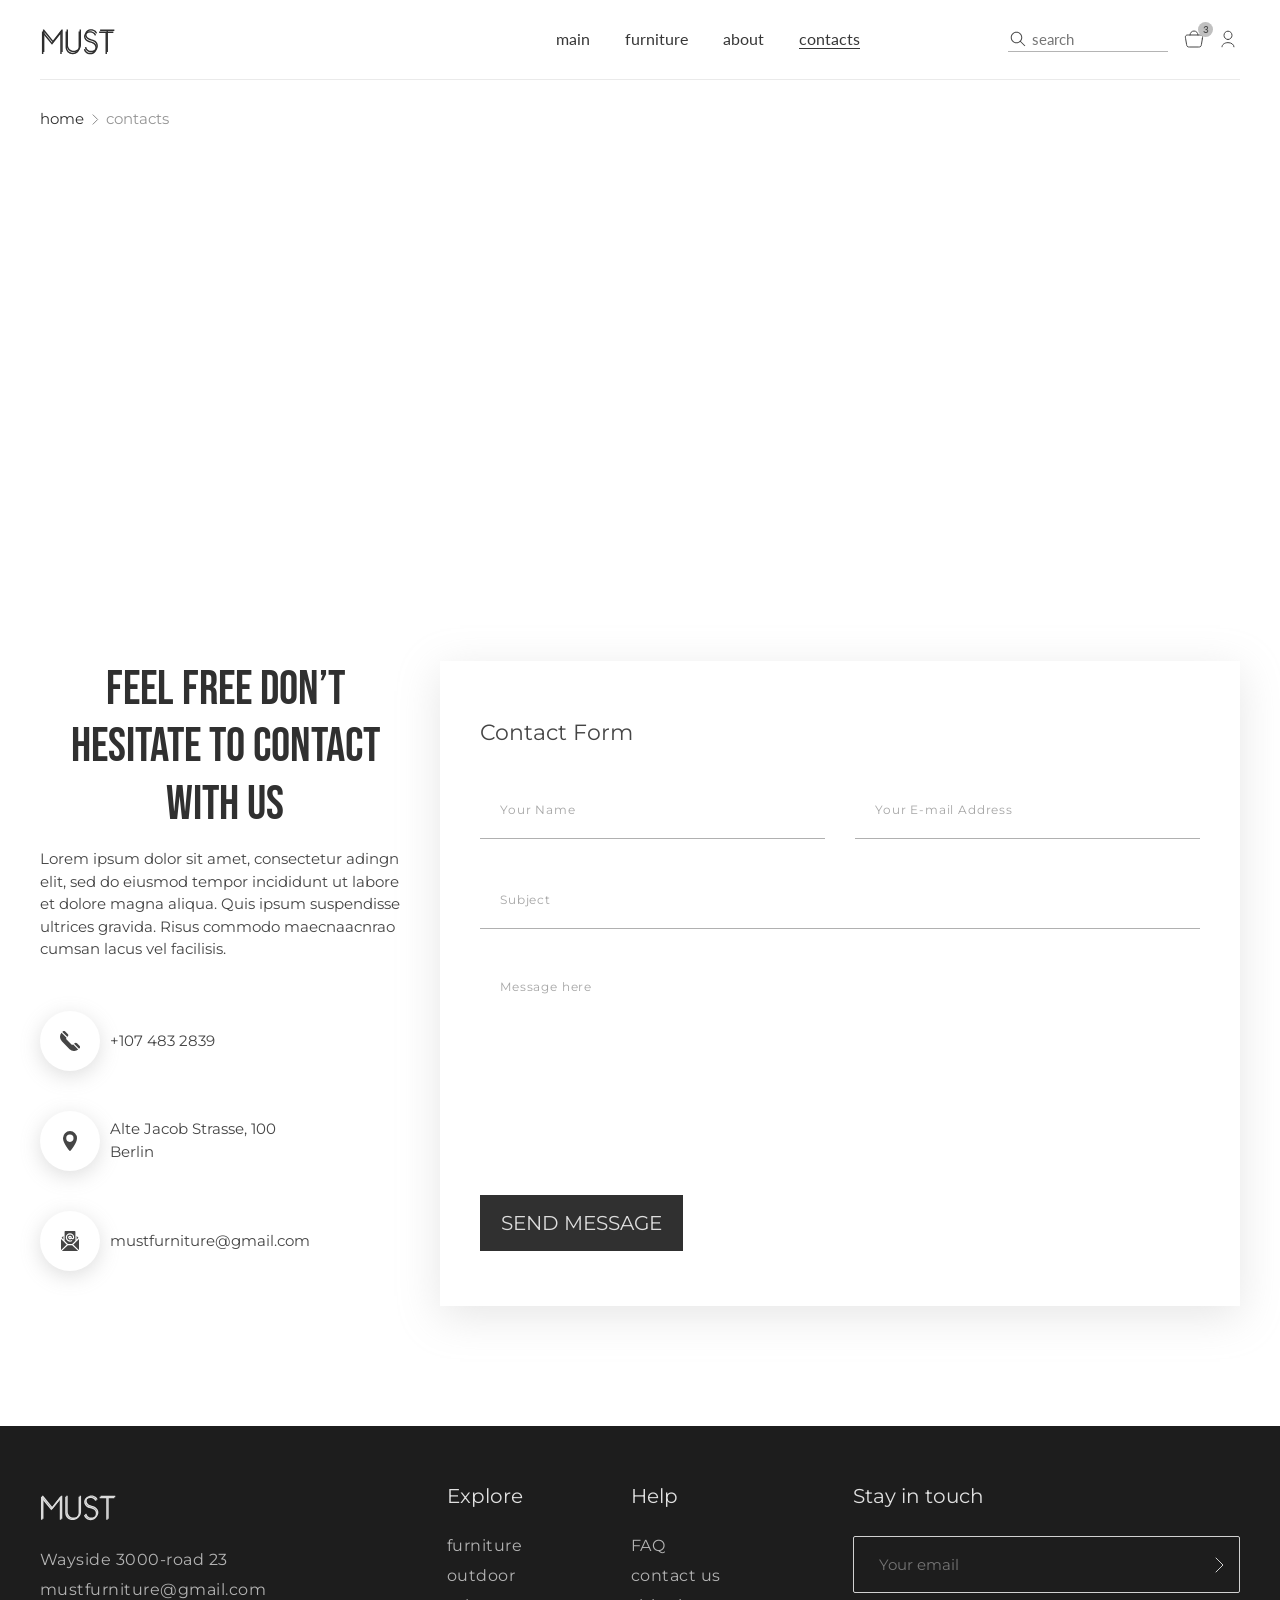
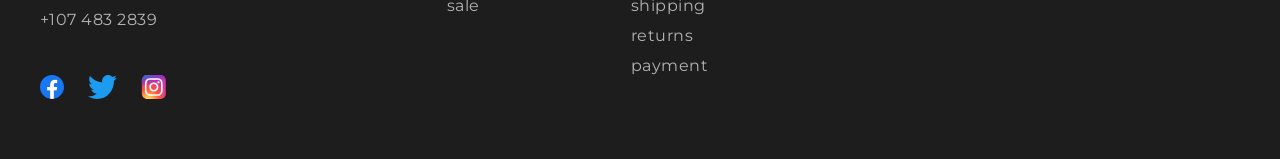
<file: must/contacts.html>
<!DOCTYPE html>
<html lang="en">

<head>
  <meta charset="UTF-8">
  <meta http-equiv="X-UA-Compatible" content="IE=edge">
  <meta name="viewport" content="width=device-width, initial-scale=1.0">
  <title>contacts</title>
  <link rel="preconnect" href="https://fonts.googleapis.com">
  <link rel="preconnect" href="https://fonts.gstatic.com" crossorigin>
  <link
    href="https://fonts.googleapis.com/css2?family=Bebas+Neue&family=Lato:wght@300;400;700&family=Montserrat:wght@400;500&display=swap&_v=20230627193616"
    rel="stylesheet">
  <link rel="stylesheet" href="css/style.min.css?_v=20230627193616">
</head>

<body>
  <div class="wrapper">
    <header class="header">
  <div class="container">
    <div class="header__inner">
      <nav class="nav">
        <button class="burger">
          <span class="burger__line"></span>
        </button>
        <a class="header__logo logo" href="index.html">
          <img class="logo__img" src="img/header/logo.svg" alt="logo">
        </a>
        <ul class="menu">
          <li class="menu__item">
            <a class="menu__link menu__link--active" href="index.html">main</a>
          </li>
          <li class="menu__item">
            <a class="menu__link" href="furniture.html">furniture</a>
          </li>
          <li class="menu__item">
            <a class="menu__link" href="about.html">about</a>
          </li>
          <li class="menu__item">
            <a class="menu__link" href="contacts.html">contacts</a>
          </li>
        </ul>
        <div class="user-actions">
          <form class="form-search">
            <button class="form-search__btn" type="submit">
              <img class="form-search__btn-img" src="img/icons/search.svg" alt="search icon">
            </button>
            <input class="form-search__input" type="search" placeholder="search">
            <buton class="form-search__btn--mobile"></buton>
          </form>
          <a class="user-actions__cart popup-btn" href="#" data-path="cart">
            <img class="user-actions__cart-img" src="img/icons/cart.svg" alt="cart icon">
            <span class="user-actions__cart-number"></span>
          </a>
          <a class="user-actions__login popup-btn" href="#" data-path="login">
            <img class="user-actions__login-img" src="img/icons/user.svg" alt="login icon">
          </a>
        </div>
      </nav>
    </div>
  </div>
</header>
    <main class="main">
      <div class="container">
        <div class="bradcrumbs">
          <ul class="bradcrumbs__list">
            <li class="bradcrumbs__item">
              <a href="index.html" class="bradcrumbs__link">Home</a>
            </li>
            <li class="bradcrumbs__item">
              <span class="bradcrumbs__link">Contacts</span>
            </li>
          </ul>
        </div>
      </div>
      <section class="contacts">
        <div class="container">
          <div class="map" id="map"></div>
          <div class="contacts__box">
            <div class="contacts__content">
              <h3 class="contacts__title title">Feel Free Don’t Hesitate To Contact With Us</h3>
              <p class="contacts__text">
                Lorem ipsum dolor sit amet, consectetur adingn elit, sed do eiusmod tempor incididunt ut labore et
                dolore magna aliqua. Quis ipsum suspendisse ultrices gravida. Risus commodo maecnaacnrao cumsan
                lacus vel facilisis.
              </p>
              <div class="contacts__items">
                <div class="contacts__item contacts__item--phone">
                  <div class="contacts__item-icon">
                    <img src="img/icons/phone-icon.svg" alt="phone icon">
                  </div>
                  <div class="contacts__item-content">
                    <a class="contacts__item-phone" href="tel:+1074832839">+107 483 2839</a>
                  </div>
                </div>
                <div class="contacts__item contacts__item--adress">
                  <div class="contacts__item-icon">
                    <img src="img/icons/location-icon.svg" alt="location icon">
                  </div>
                  <div class="contacts__item-content">
                    <p>Alte Jacob Strasse, 100 Berlin</p>
                  </div>
                </div>
                <div class="contacts__item contacts__item--mail">
                  <div class="contacts__item-icon">
                    <img src="img/icons/email-icon.svg" alt="email icon">
                  </div>
                  <div class="contacts__item-content">
                    <a href="mailto:mustfurniture@gmail.com">mustfurniture@gmail.com</a>
                  </div>
                </div>
              </div>
            </div>
            <form class="contacts__form" action="#">
              <h4 class="contacts__form-title">Contact Form</h4>
              <div class="contacts__form-item">
                <input type="text" class="contacts__form-input contacts__form-input--name" placeholder="Your Name">
              </div>
              <div class="contacts__form-item">
                <input type="email" class="contacts__form-input contacts__form-input--email" placeholder="Your E-mail Address">
              </div>
              <div class="contacts__form-item contacts__form-item--subject">
                <input type="text" class="contacts__form-input contacts__form-input--subject" placeholder="Subject">
              </div>
              <div class="contacts__form-item contacts__form-item--text">
                <textarea class="contacts__form-textarea" placeholder="Message here"></textarea>
              </div>
              <button class="contacts__form-btn btn" type="submit">SEND MESSAGE</button>
            </form>
          </div>
        </div>
      </section>
    </main>
    <footer class="footer">
  <div class="container">
    <div class="footer__inner">
      <div class="footer__item footer__item--connect">
        <a class="footer__logo logo" href="index.html">
          <img class="logo__img" src="img/footer/logo.svg" alt="logo">
        </a>
        <ul class="footer__list">
          <li class="footer__list-item">
            Wayside 3000-road 23
          </li>
          <li class="footer__list-item">
            <a class="footer__list-link" href="mailto:mustfurniture@gmail.com">mustfurniture@gmail.com</a>
          </li>
          <li class="footer__list-item">
            <a class="footer__list-link" href="tel:+1074832839">+107 483 2839</a>
          </li>
        </ul>
        <ul class="footer__socials">
          <li class="footer__socials-item">
            <a class="footer__socials-link" href="#">
              <img src="img/icons/facebook.svg" alt="facebook">
            </a>
          </li>
          <li class="footer__socials-item">
            <a class="footer__socials-link" href="#">
              <img src="img/icons/twitter.svg" alt="twitter">
            </a>
          </li>
          <li class="footer__socials-item">
            <a class="footer__socials-link" href="#">
              <img src="img/icons/inst.svg" alt="instagram">
            </a>
          </li>
        </ul>
      </div>
      <div class="footer__item">
        <div class="footer__item-head">Explore</div>
        <ul class="footer__list">
          <li class="footer__list-item">
            <a class="footer__list-link" href="#">furniture</a>
          </li>
          <li class="footer__list-item">
            <a class="footer__list-link" href="#">outdoor</a>
          </li>
          <li class="footer__list-item">
            <a class="footer__list-link" href="#">sale</a>
          </li>
        </ul>
      </div>
      <div class="footer__item">
        <div class="footer__item-head">Help</div>
        <ul class="footer__list">
          <li class="footer__list-item">
            <a class="footer__list-link" href="#">FAQ</a>
          </li>
          <li class="footer__list-item">
            <a class="footer__list-link" href="#">contact us</a>
          </li>
          <li class="footer__list-item">
            <a class="footer__list-link" href="#">shipping</a>
          </li>
          <li class="footer__list-item">
            <a class="footer__list-link" href="#">returns</a>
          </li>
          <li class="footer__list-item">
            <a class="footer__list-link" href="#">payment</a>
          </li>
        </ul>
      </div>
      <div class="footer__item">
        <div class="footer__item-head">Stay in touch</div>
        <form class="footer__form">
          <input class="footer__form-input" type="email" placeholder="Your email">
          <button class="footer__form-btn" type="submit">
            <img src="img/icons/arrow-left.svg" alt="submit button">
          </button>
        </form>
      </div>
    </div>
  </div>
</footer>
    <div class="modals">
  <div class="modal-overlay">
    <div class="modal-wrap">
      <div class="modal login" data-target="login">
        <form class="popup__form" action="#">
          <h5 class="popup__form-title">login</h5>
          <div class="popup__form-item">
            <input class="popup__form-input popup__form-input--login" type="text" placeholder="Введите логин" />
          </div>
          <div class="popup__form-item">
            <input class="popup__form-input popup__form-input--password" type="password" placeholder="Введите пароль" />
          </div>
          <button type="submit" class="modal__btn btn">Войти</button>
          <button type="button" class="modal__btn--close">
            <svg width="19px" height="30px" viewBox="0 0 19 30" version="1.1">
              <g id="surface1">
                <path style="stroke: none; fill-rule: nonzero; fill: rgb(0%, 0%, 0%); fill-opacity: 1"
                  d="M 18.441406 8.824219 C 19.183594 8.09375 19.183594 6.902344 18.441406 6.171875 C 17.699219 5.4375 16.496094 5.4375 15.753906 6.171875 L 9.5 12.34375 L 3.242188 6.175781 C 2.5 5.445312 1.292969 5.445312 0.550781 6.175781 C -0.191406 6.90625 -0.191406 8.097656 0.550781 8.828125 L 6.808594 15 L 0.558594 21.175781 C -0.183594 21.90625 -0.183594 23.097656 0.558594 23.828125 C 1.300781 24.5625 2.503906 24.5625 3.246094 23.828125 L 9.5 17.65625 L 15.757812 23.824219 C 16.5 24.554688 17.707031 24.554688 18.449219 23.824219 C 19.191406 23.09375 19.191406 21.902344 18.449219 21.171875 L 12.191406 15 Z M 18.441406 8.824219 " />
              </g>
            </svg>
          </button>
        </form>
      </div>
      <div class="modal cart" data-target="cart">
        <h2 class="cart__title title">shoping cart</h2>
        <div class="cart__body">
          <div class="cart__items">
            <div class="cart__item">
              <div class="cart__item-body">
                <div class="cart__item-img">
                  <picture><source srcset="img/cart/1.webp" type="image/webp"><img src="img/cart/1.jpg" alt=" cart item image"></picture>
                </div>
                <div class="cart__item-descr">
                  <div class="cart__item-title">Marume dining chair</div>
                  <div class="cart__item-color">Color: Black</div>
                </div>
              </div>
              <div class="cart__item-qty qty-item">
                <div class="qty-item__title">Quantity</div>
                <div class="qty-item__price">
                  <div class="qty-item__price-number">$309</div>
                  <div class="qty-item__counter">
                    <div class="counter">
                      <input type="text" value="1" class="counter__value" data-price="309">
                      <button class="counter__btn counter__btn--plus" data-direction="plus"></button>
                      <button class="counter__btn counter__btn--minus" data-direction="minus"></button>
                    </div>
                  </div>
                </div>
                <div class="qty-item__summ">
                  <div class="qty-item__summ-title">Subtotal</div>
                  <div class="qty-item__summ-box">
                    <div class="qty-item__summ-number"></div>
                    <button class="qty-item__summ-btn">
                      <img src="img/icons/pencil.svg" alt="edit button">
                    </button>
                    <button class="qty-item__summ-btn qty-item__summ-btn--delete">
                      <img src="img/icons/trash.svg" alt="trash button">
                    </button>
                  </div>
                </div>
              </div>
            </div>
            <div class="cart__item">
              <div class="cart__item-body">
                <div class="cart__item-img">
                  <picture><source srcset="img/cart/1.webp" type="image/webp"><img src="img/cart/1.jpg" alt=" cart item image"></picture>
                </div>
                <div class="cart__item-descr">
                  <div class="cart__item-title">Marume dining chair</div>
                  <div class="cart__item-color">Color: Black</div>
                </div>
              </div>
              <div class="cart__item-qty qty-item">
                <div class="qty-item__title">Quantity</div>
                <div class="qty-item__price">
                  <div class="qty-item__price-number">$309</div>
                  <div class="qty-item__counter">
                    <div class="counter">
                      <input type="text" value="1" class="counter__value" data-price="309">
                      <button class="counter__btn counter__btn--plus" data-direction="plus"></button>
                      <button class="counter__btn counter__btn--minus" data-direction="minus"></button>
                    </div>
                  </div>
                </div>
                <div class="qty-item__summ">
                  <div class="qty-item__summ-title">Subtotal</div>
                  <div class="qty-item__summ-box">
                    <div class="qty-item__summ-number"></div>
                    <button class="qty-item__summ-btn">
                      <img src="img/icons/pencil.svg" alt="edit button">
                    </button>
                    <button class="qty-item__summ-btn qty-item__summ-btn--delete">
                      <img src="img/icons/trash.svg" alt="trash button">
                    </button>
                  </div>
                </div>
              </div>
            </div>
            <div class="cart__item">
              <div class="cart__item-body">
                <div class="cart__item-img">
                  <picture><source srcset="img/cart/1.webp" type="image/webp"><img src="img/cart/1.jpg" alt=" cart item image"></picture>
                </div>
                <div class="cart__item-descr">
                  <div class="cart__item-title">Marume dining chair</div>
                  <div class="cart__item-color">Color: Black</div>
                </div>
              </div>
              <div class="cart__item-qty qty-item">
                <div class="qty-item__title">Quantity</div>
                <div class="qty-item__price">
                  <div class="qty-item__price-number">$309</div>
                  <div class="qty-item__counter">
                    <div class="counter">
                      <input type="text" value="1" class="counter__value" data-price="309">
                      <button class="counter__btn counter__btn--plus" data-direction="plus"></button>
                      <button class="counter__btn counter__btn--minus" data-direction="minus"></button>
                    </div>
                  </div>
                </div>
                <div class="qty-item__summ">
                  <div class="qty-item__summ-title">Subtotal</div>
                  <div class="qty-item__summ-box">
                    <div class="qty-item__summ-number"></div>
                    <button class="qty-item__summ-btn">
                      <img src="img/icons/pencil.svg" alt="edit button">
                    </button>
                    <button class="qty-item__summ-btn qty-item__summ-btn--delete">
                      <img src="img/icons/trash.svg" alt="trash button">
                    </button>
                  </div>
                </div>
              </div>
            </div>
          </div>
          <button type="button" class="modal__btn--close">
            <svg width="19px" height="30px" viewBox="0 0 19 30" version="1.1">
              <g id="surface1">
                <path style="stroke: none; fill-rule: nonzero; fill: rgb(0%, 0%, 0%); fill-opacity: 1"
                  d="M 18.441406 8.824219 C 19.183594 8.09375 19.183594 6.902344 18.441406 6.171875 C 17.699219 5.4375 16.496094 5.4375 15.753906 6.171875 L 9.5 12.34375 L 3.242188 6.175781 C 2.5 5.445312 1.292969 5.445312 0.550781 6.175781 C -0.191406 6.90625 -0.191406 8.097656 0.550781 8.828125 L 6.808594 15 L 0.558594 21.175781 C -0.183594 21.90625 -0.183594 23.097656 0.558594 23.828125 C 1.300781 24.5625 2.503906 24.5625 3.246094 23.828125 L 9.5 17.65625 L 15.757812 23.824219 C 16.5 24.554688 17.707031 24.554688 18.449219 23.824219 C 19.191406 23.09375 19.191406 21.902344 18.449219 21.171875 L 12.191406 15 Z M 18.441406 8.824219 " />
              </g>
            </svg>
          </button>
          <div class="cart__summ">
            <div class="cart__summ-title">Your order summary</div>
            <div class="cart__summ-box">
              <div class="cart__summ-label">Total</div>
              <div class="cart__summ-value"></div>
            </div>
            <button class="cart__summ-btn btn">PROCEED TO CHECKOUT</button>
          </div>
        </div>
      </div>
    </div>
  </div>
</div>
  </div>
  <script src="https://api-maps.yandex.ru/2.1/?apikey=cc4bc6aa-17bb-4813-85b7-4bc86df0b946&lang=en_US&_v=20230627193616"></script>
  <script src="js/app.min.js?_v=20230627193616"></script>
</body>

</html>
</file>
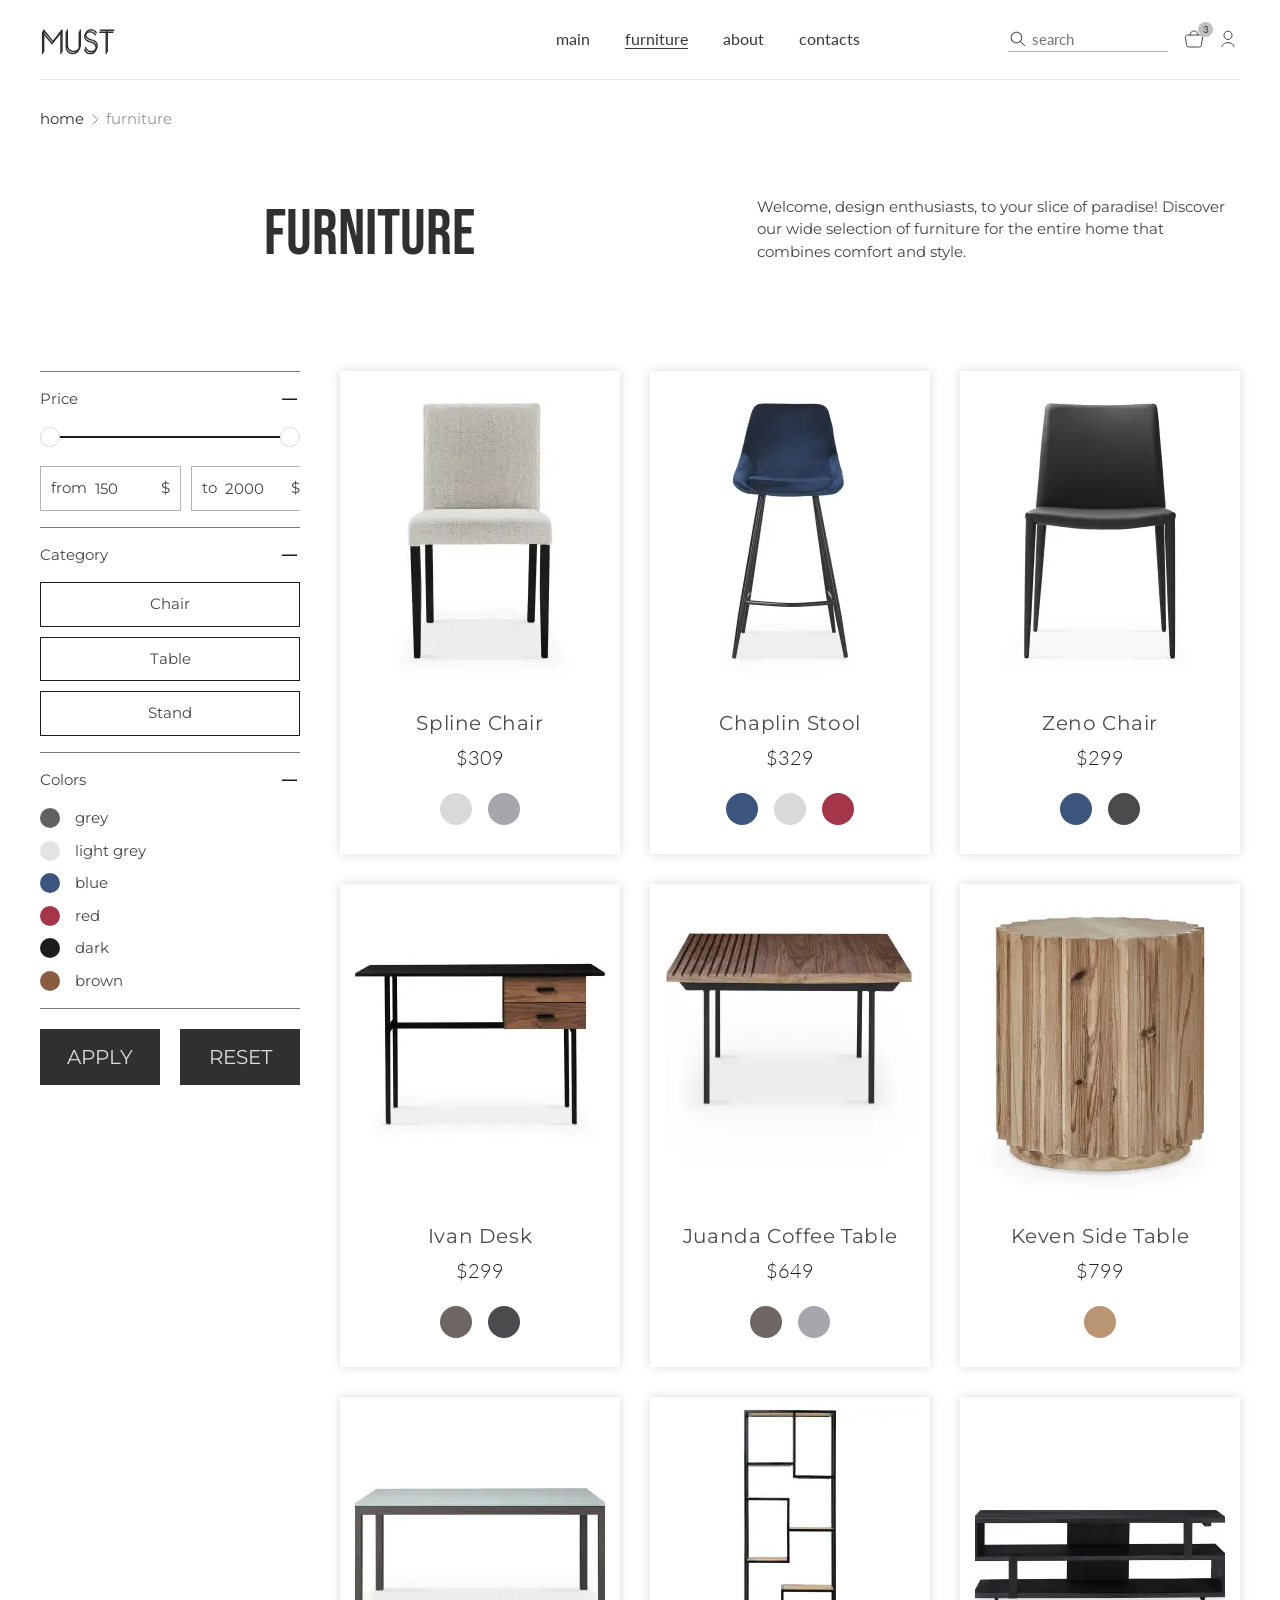
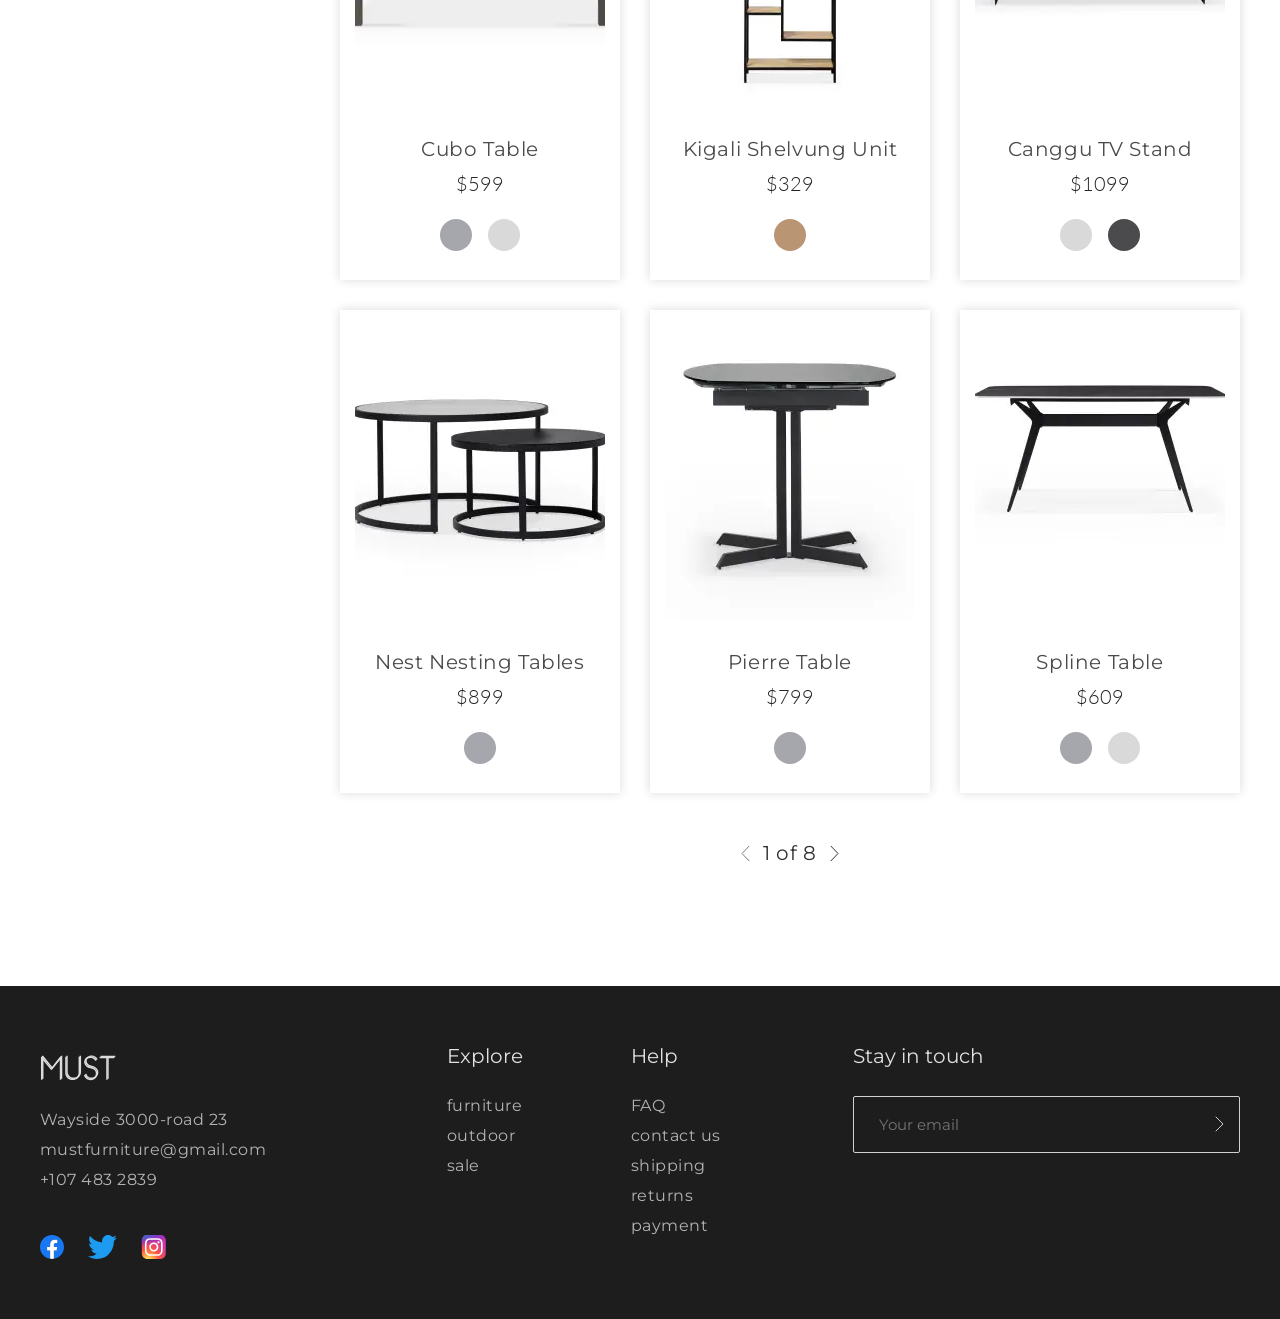
<file: must/furniture.html>
<!DOCTYPE html>
<html lang="en">

<head>
  <meta charset="UTF-8">
  <meta http-equiv="X-UA-Compatible" content="IE=edge">
  <meta name="viewport" content="width=device-width, initial-scale=1.0">
  <title>furniture</title>
  <link rel="preconnect" href="https://fonts.googleapis.com">
  <link rel="preconnect" href="https://fonts.gstatic.com" crossorigin>
  <link
    href="https://fonts.googleapis.com/css2?family=Bebas+Neue&family=Lato:wght@300;400;700&family=Montserrat:wght@400;500&display=swap&_v=20230627193616"
    rel="stylesheet">
  <link rel="stylesheet" href="css/style.min.css?_v=20230627193616">
</head>

<body>
  <div class="wrapper">
    <header class="header">
  <div class="container">
    <div class="header__inner">
      <nav class="nav">
        <button class="burger">
          <span class="burger__line"></span>
        </button>
        <a class="header__logo logo" href="index.html">
          <img class="logo__img" src="img/header/logo.svg" alt="logo">
        </a>
        <ul class="menu">
          <li class="menu__item">
            <a class="menu__link menu__link--active" href="index.html">main</a>
          </li>
          <li class="menu__item">
            <a class="menu__link" href="furniture.html">furniture</a>
          </li>
          <li class="menu__item">
            <a class="menu__link" href="about.html">about</a>
          </li>
          <li class="menu__item">
            <a class="menu__link" href="contacts.html">contacts</a>
          </li>
        </ul>
        <div class="user-actions">
          <form class="form-search">
            <button class="form-search__btn" type="submit">
              <img class="form-search__btn-img" src="img/icons/search.svg" alt="search icon">
            </button>
            <input class="form-search__input" type="search" placeholder="search">
            <buton class="form-search__btn--mobile"></buton>
          </form>
          <a class="user-actions__cart popup-btn" href="#" data-path="cart">
            <img class="user-actions__cart-img" src="img/icons/cart.svg" alt="cart icon">
            <span class="user-actions__cart-number"></span>
          </a>
          <a class="user-actions__login popup-btn" href="#" data-path="login">
            <img class="user-actions__login-img" src="img/icons/user.svg" alt="login icon">
          </a>
        </div>
      </nav>
    </div>
  </div>
</header>
    <main class="main">
      <div class="container">
        <div class="bradcrumbs">
          <ul class="bradcrumbs__list">
            <li class="bradcrumbs__item">
              <a href="index.html" class="bradcrumbs__link">Home</a>
            </li>
            <li class="bradcrumbs__item">
              <span class="bradcrumbs__link">Furniture</span>
            </li>
          </ul>
        </div>
        <section class="furniture">
          <div class="furniture__head">
            <h2 class="furniture__title title">FURNITURE</h2>
            <p class="furniture__text">
              Welcome, design enthusiasts, to your slice of paradise! Discover our wide selection of furniture for
              the
              entire home that combines comfort and style.
            </p>
          </div>
          <div class="furniture__box">
            <form class="furniture__filter filter" action="#">
              <div class="filter__box">
                <div class="filter__item filter-price">
                  <div class="filter__item-head open">Price</div>
                  <div class="filter__item-content">
                    <div class="filter-price__range"></div>
                    <div class="filter-price__inputs">
                      <label class="filter-price__label">
                        <span class="filter-price__text">from</span>
                        <input class="filter-price__input" type="number" min="150" max="2000" id="input-0">
                        <span class="filter-price__text">$</span>
                      </label>
                      <label class="filter-price__label">
                        <span class="filter-price__text">to</span>
                        <input class="filter-price__input" type="number" min="150" max="2000" id="input-1">
                        <span class="filter-price__text">$</span>
                      </label>
                    </div>
                  </div>
                </div>
                <div class="filter__item filter-category">
                  <div class="filter__item-head open">Category</div>
                  <div class="filter__item-content">
                    <label class="filter-category__label">
                      <input class="filter__item-input filter-category__input" type="checkbox">
                      <span class="filter-category__input-custom">Chair</span>
                    </label>
                    <label class="filter-category__label">
                      <input class="filter__item-input filter-category__input" type="checkbox">
                      <span class="filter-category__input-custom">Table</span>
                    </label>
                    <label class="filter-category__label">
                      <input class="filter__item-input filter-category__input" type="checkbox">
                      <span class="filter-category__input-custom">Stand</span>
                    </label>
                  </div>
                </div>
                <div class="filter__item filter-colors">
                  <div class="filter__item-head open">Colors</div>
                  <div class="filter__item-content">
                    <label class="filter-colors__label">
                      <input class="filter__item-input filter-colors__input" type="checkbox">
                      <span class="filter-colors__input-custom filter-colors__input-custom--grey"></span>
                      grey
                    </label>
                    <label class="filter-colors__label">
                      <input class="filter__item-input filter-colors__input" type="checkbox">
                      <span class="filter-colors__input-custom filter-colors__input-custom--light-grey"></span>
                      light grey
                    </label>
                    <label class="filter-colors__label">
                      <input class="filter__item-input filter-colors__input" type="checkbox">
                      <span class="filter-colors__input-custom filter-colors__input-custom--blue"></span>
                      blue
                    </label>
                    <label class="filter-colors__label">
                      <input class="filter__item-input filter-colors__input" type="checkbox">
                      <span class="filter-colors__input-custom filter-colors__input-custom--red"></span>
                      red
                    </label>
                    <label class="filter-colors__label">
                      <input class="filter__item-input filter-colors__input" type="checkbox">
                      <span class="filter-colors__input-custom filter-colors__input-custom--dark"></span>
                      dark
                    </label>
                    <label class="filter-colors__label">
                      <input class="filter__item-input filter-colors__input" type="checkbox">
                      <span class="filter-colors__input-custom filter-colors__input-custom--brown"></span>
                      brown
                    </label>
                  </div>
                </div>
              </div>
              <div class="furniture__filter-btns">
                <button class="furniture__filter-btn btn" type="submit">apply</button>
                <button class="furniture__filter-btn btn furniture__filter-btn--reset" type="reset">reset</button>
              </div>
            </form>
            <div class="furniture__body">
              <div class="furniture__body-inner">
                <div class="product product--furniture">
                  <div class="product__img">
                    <a href="product.html">
                      <picture><source srcset="img/furniture/1.webp" type="image/webp"><img src="img/furniture/1.jpg" alt="product image"></picture>
                    </a>
                  </div>
                  <div class="product__descr">
                    <div class="product__name">Spline chair</div>
                    <div class="product__price">$309</div>
                    <div class="product__colors">
                      <div class="product__colors-item product__colors-item--light-grey"></div>
                      <div class="product__colors-item product__colors-item--grey"></div>
                    </div>
                  </div>
                </div>
                <div class="product product--furniture">
                  <div class="product__img">
                    <a href="product.html">
                      <picture><source srcset="img/furniture/2.webp" type="image/webp"><img src="img/furniture/2.jpg" alt="product image"></picture>
                    </a>
                  </div>
                  <div class="product__descr">
                    <div class="product__name">Chaplin stool</div>
                    <div class="product__price">$329</div>
                    <div class="product__colors">
                      <div class="product__colors-item product__colors-item--blue"></div>
                      <div class="product__colors-item product__colors-item--light-grey"></div>
                      <div class="product__colors-item product__colors-item--red"></div>
                    </div>
                  </div>
                </div>
                <div class="product product--furniture">
                  <div class="product__img">
                    <a href="product.html">
                      <picture><source srcset="img/furniture/3.webp" type="image/webp"><img src="img/furniture/3.jpg" alt="product image"></picture>
                    </a>
                  </div>
                  <div class="product__descr">
                    <div class="product__name">Zeno chair</div>
                    <div class="product__price">$299</div>
                    <div class="product__colors">
                      <div class="product__colors-item product__colors-item--blue"></div>
                      <div class="product__colors-item product__colors-item--dark"></div>
                    </div>
                  </div>
                </div>
                <div class="product product--furniture">
                  <div class="product__img">
                    <a href="product.html">
                      <picture><source srcset="img/furniture/4.webp" type="image/webp"><img src="img/furniture/4.jpg" alt="product image"></picture>
                    </a>
                  </div>
                  <div class="product__descr">
                    <div class="product__name">Ivan desk</div>
                    <div class="product__price">$299</div>
                    <div class="product__colors">
                      <div class="product__colors-item product__colors-item--brown"></div>
                      <div class="product__colors-item product__colors-item--dark"></div>
                    </div>
                  </div>
                </div>
                <div class="product product--furniture">
                  <div class="product__img">
                    <a href="product.html">
                      <picture><source srcset="img/furniture/5.webp" type="image/webp"><img src="img/furniture/5.jpg" alt="product image"></picture>
                    </a>
                  </div>
                  <div class="product__descr">
                    <div class="product__name">Juanda coffee table</div>
                    <div class="product__price">$649</div>
                    <div class="product__colors">
                      <div class="product__colors-item product__colors-item--brown"></div>
                      <div class="product__colors-item product__colors-item--grey"></div>
                    </div>
                  </div>
                </div>
                <div class="product product--furniture">
                  <div class="product__img">
                    <a href="product.html">
                      <picture><source srcset="img/furniture/6.webp" type="image/webp"><img src="img/furniture/6.jpg" alt="product image"></picture>
                    </a>
                  </div>
                  <div class="product__descr">
                    <div class="product__name">Keven side table</div>
                    <div class="product__price">$799</div>
                    <div class="product__colors">
                      <div class="product__colors-item product__colors-item--light-brown"></div>
                    </div>
                  </div>
                </div>
                <div class="product product--furniture">
                  <div class="product__img">
                    <a href="product.html">
                      <picture><source srcset="img/furniture/7.webp" type="image/webp"><img src="img/furniture/7.jpg" alt="product image"></picture>
                    </a>
                  </div>
                  <div class="product__descr">
                    <div class="product__name">Cubo table</div>
                    <div class="product__price">$599</div>
                    <div class="product__colors">
                      <div class="product__colors-item product__colors-item--grey"></div>
                      <div class="product__colors-item product__colors-item--light-grey"></div>
                    </div>
                  </div>
                </div>
                <div class="product product--furniture">
                  <div class="product__img">
                    <a href="product.html">
                      <picture><source srcset="img/furniture/8.webp" type="image/webp"><img src="img/furniture/8.jpg" alt="product image"></picture>
                    </a>
                  </div>
                  <div class="product__descr">
                    <div class="product__name">Kigali shelvung unit</div>
                    <div class="product__price">$329</div>
                    <div class="product__colors">
                      <div class="product__colors-item product__colors-item--light-brown"></div>
                    </div>
                  </div>
                </div>
                <div class="product product--furniture">
                  <div class="product__img">
                    <a href="product.html">
                      <picture><source srcset="img/furniture/9.webp" type="image/webp"><img src="img/furniture/9.jpg" alt="product image"></picture>
                    </a>
                  </div>
                  <div class="product__descr">
                    <div class="product__name">Canggu TV stand</div>
                    <div class="product__price">$1099</div>
                    <div class="product__colors">
                      <div class="product__colors-item product__colors-item--light-grey"></div>
                      <div class="product__colors-item product__colors-item--dark"></div>
                    </div>
                  </div>
                </div>
                <div class="product product--furniture">
                  <div class="product__img">
                    <a href="product.html">
                      <picture><source srcset="img/furniture/10.webp" type="image/webp"><img src="img/furniture/10.jpg" alt="product image"></picture>
                    </a>
                  </div>
                  <div class="product__descr">
                    <div class="product__name">Nest nesting tables</div>
                    <div class="product__price">$899</div>
                    <div class="product__colors">
                      <div class="product__colors-item product__colors-item--grey"></div>
                    </div>
                  </div>
                </div>
                <div class="product product--furniture">
                  <div class="product__img">
                    <a href="product.html">
                      <picture><source srcset="img/furniture/11.webp" type="image/webp"><img src="img/furniture/11.jpg" alt="product image"></picture>
                    </a>
                  </div>
                  <div class="product__descr">
                    <div class="product__name">Pierre table</div>
                    <div class="product__price">$799</div>
                    <div class="product__colors">
                      <div class="product__colors-item product__colors-item--grey"></div>
                    </div>
                  </div>
                </div>
                <div class="product product--furniture">
                  <div class="product__img">
                    <a href="product.html">
                      <picture><source srcset="img/furniture/12.webp" type="image/webp"><img src="img/furniture/12.jpg" alt="product image"></picture>
                    </a>
                  </div>
                  <div class="product__descr">
                    <div class="product__name">Spline table</div>
                    <div class="product__price">$609</div>
                    <div class="product__colors">
                      <div class="product__colors-item product__colors-item--grey"></div>
                      <div class="product__colors-item product__colors-item--light-grey"></div>
                    </div>
                  </div>
                </div>
              </div>
              <div class="furniture__pagination">
                <a class="furniture__pagination-arrow-prev" href="#">
                  <img src="img/icons/pagination-prev.svg" alt="pagination arrow left">
                </a>
                <span class="furniture__pagination-current">1</span> of
                <span class="furniture__pagination-total">8</span>
                <a class="furniture__pagination-arrow-next" href="#">
                  <img src="img/icons/pagination-next.svg" alt="pagination arrow right">
                </a>
              </div>
            </div>
          </div>
        </section>
      </div>
    </main>
    <footer class="footer">
  <div class="container">
    <div class="footer__inner">
      <div class="footer__item footer__item--connect">
        <a class="footer__logo logo" href="index.html">
          <img class="logo__img" src="img/footer/logo.svg" alt="logo">
        </a>
        <ul class="footer__list">
          <li class="footer__list-item">
            Wayside 3000-road 23
          </li>
          <li class="footer__list-item">
            <a class="footer__list-link" href="mailto:mustfurniture@gmail.com">mustfurniture@gmail.com</a>
          </li>
          <li class="footer__list-item">
            <a class="footer__list-link" href="tel:+1074832839">+107 483 2839</a>
          </li>
        </ul>
        <ul class="footer__socials">
          <li class="footer__socials-item">
            <a class="footer__socials-link" href="#">
              <img src="img/icons/facebook.svg" alt="facebook">
            </a>
          </li>
          <li class="footer__socials-item">
            <a class="footer__socials-link" href="#">
              <img src="img/icons/twitter.svg" alt="twitter">
            </a>
          </li>
          <li class="footer__socials-item">
            <a class="footer__socials-link" href="#">
              <img src="img/icons/inst.svg" alt="instagram">
            </a>
          </li>
        </ul>
      </div>
      <div class="footer__item">
        <div class="footer__item-head">Explore</div>
        <ul class="footer__list">
          <li class="footer__list-item">
            <a class="footer__list-link" href="#">furniture</a>
          </li>
          <li class="footer__list-item">
            <a class="footer__list-link" href="#">outdoor</a>
          </li>
          <li class="footer__list-item">
            <a class="footer__list-link" href="#">sale</a>
          </li>
        </ul>
      </div>
      <div class="footer__item">
        <div class="footer__item-head">Help</div>
        <ul class="footer__list">
          <li class="footer__list-item">
            <a class="footer__list-link" href="#">FAQ</a>
          </li>
          <li class="footer__list-item">
            <a class="footer__list-link" href="#">contact us</a>
          </li>
          <li class="footer__list-item">
            <a class="footer__list-link" href="#">shipping</a>
          </li>
          <li class="footer__list-item">
            <a class="footer__list-link" href="#">returns</a>
          </li>
          <li class="footer__list-item">
            <a class="footer__list-link" href="#">payment</a>
          </li>
        </ul>
      </div>
      <div class="footer__item">
        <div class="footer__item-head">Stay in touch</div>
        <form class="footer__form">
          <input class="footer__form-input" type="email" placeholder="Your email">
          <button class="footer__form-btn" type="submit">
            <img src="img/icons/arrow-left.svg" alt="submit button">
          </button>
        </form>
      </div>
    </div>
  </div>
</footer>
    <div class="modals">
  <div class="modal-overlay">
    <div class="modal-wrap">
      <div class="modal login" data-target="login">
        <form class="popup__form" action="#">
          <h5 class="popup__form-title">login</h5>
          <div class="popup__form-item">
            <input class="popup__form-input popup__form-input--login" type="text" placeholder="Введите логин" />
          </div>
          <div class="popup__form-item">
            <input class="popup__form-input popup__form-input--password" type="password" placeholder="Введите пароль" />
          </div>
          <button type="submit" class="modal__btn btn">Войти</button>
          <button type="button" class="modal__btn--close">
            <svg width="19px" height="30px" viewBox="0 0 19 30" version="1.1">
              <g id="surface1">
                <path style="stroke: none; fill-rule: nonzero; fill: rgb(0%, 0%, 0%); fill-opacity: 1"
                  d="M 18.441406 8.824219 C 19.183594 8.09375 19.183594 6.902344 18.441406 6.171875 C 17.699219 5.4375 16.496094 5.4375 15.753906 6.171875 L 9.5 12.34375 L 3.242188 6.175781 C 2.5 5.445312 1.292969 5.445312 0.550781 6.175781 C -0.191406 6.90625 -0.191406 8.097656 0.550781 8.828125 L 6.808594 15 L 0.558594 21.175781 C -0.183594 21.90625 -0.183594 23.097656 0.558594 23.828125 C 1.300781 24.5625 2.503906 24.5625 3.246094 23.828125 L 9.5 17.65625 L 15.757812 23.824219 C 16.5 24.554688 17.707031 24.554688 18.449219 23.824219 C 19.191406 23.09375 19.191406 21.902344 18.449219 21.171875 L 12.191406 15 Z M 18.441406 8.824219 " />
              </g>
            </svg>
          </button>
        </form>
      </div>
      <div class="modal cart" data-target="cart">
        <h2 class="cart__title title">shoping cart</h2>
        <div class="cart__body">
          <div class="cart__items">
            <div class="cart__item">
              <div class="cart__item-body">
                <div class="cart__item-img">
                  <picture><source srcset="img/cart/1.webp" type="image/webp"><img src="img/cart/1.jpg" alt=" cart item image"></picture>
                </div>
                <div class="cart__item-descr">
                  <div class="cart__item-title">Marume dining chair</div>
                  <div class="cart__item-color">Color: Black</div>
                </div>
              </div>
              <div class="cart__item-qty qty-item">
                <div class="qty-item__title">Quantity</div>
                <div class="qty-item__price">
                  <div class="qty-item__price-number">$309</div>
                  <div class="qty-item__counter">
                    <div class="counter">
                      <input type="text" value="1" class="counter__value" data-price="309">
                      <button class="counter__btn counter__btn--plus" data-direction="plus"></button>
                      <button class="counter__btn counter__btn--minus" data-direction="minus"></button>
                    </div>
                  </div>
                </div>
                <div class="qty-item__summ">
                  <div class="qty-item__summ-title">Subtotal</div>
                  <div class="qty-item__summ-box">
                    <div class="qty-item__summ-number"></div>
                    <button class="qty-item__summ-btn">
                      <img src="img/icons/pencil.svg" alt="edit button">
                    </button>
                    <button class="qty-item__summ-btn qty-item__summ-btn--delete">
                      <img src="img/icons/trash.svg" alt="trash button">
                    </button>
                  </div>
                </div>
              </div>
            </div>
            <div class="cart__item">
              <div class="cart__item-body">
                <div class="cart__item-img">
                  <picture><source srcset="img/cart/1.webp" type="image/webp"><img src="img/cart/1.jpg" alt=" cart item image"></picture>
                </div>
                <div class="cart__item-descr">
                  <div class="cart__item-title">Marume dining chair</div>
                  <div class="cart__item-color">Color: Black</div>
                </div>
              </div>
              <div class="cart__item-qty qty-item">
                <div class="qty-item__title">Quantity</div>
                <div class="qty-item__price">
                  <div class="qty-item__price-number">$309</div>
                  <div class="qty-item__counter">
                    <div class="counter">
                      <input type="text" value="1" class="counter__value" data-price="309">
                      <button class="counter__btn counter__btn--plus" data-direction="plus"></button>
                      <button class="counter__btn counter__btn--minus" data-direction="minus"></button>
                    </div>
                  </div>
                </div>
                <div class="qty-item__summ">
                  <div class="qty-item__summ-title">Subtotal</div>
                  <div class="qty-item__summ-box">
                    <div class="qty-item__summ-number"></div>
                    <button class="qty-item__summ-btn">
                      <img src="img/icons/pencil.svg" alt="edit button">
                    </button>
                    <button class="qty-item__summ-btn qty-item__summ-btn--delete">
                      <img src="img/icons/trash.svg" alt="trash button">
                    </button>
                  </div>
                </div>
              </div>
            </div>
            <div class="cart__item">
              <div class="cart__item-body">
                <div class="cart__item-img">
                  <picture><source srcset="img/cart/1.webp" type="image/webp"><img src="img/cart/1.jpg" alt=" cart item image"></picture>
                </div>
                <div class="cart__item-descr">
                  <div class="cart__item-title">Marume dining chair</div>
                  <div class="cart__item-color">Color: Black</div>
                </div>
              </div>
              <div class="cart__item-qty qty-item">
                <div class="qty-item__title">Quantity</div>
                <div class="qty-item__price">
                  <div class="qty-item__price-number">$309</div>
                  <div class="qty-item__counter">
                    <div class="counter">
                      <input type="text" value="1" class="counter__value" data-price="309">
                      <button class="counter__btn counter__btn--plus" data-direction="plus"></button>
                      <button class="counter__btn counter__btn--minus" data-direction="minus"></button>
                    </div>
                  </div>
                </div>
                <div class="qty-item__summ">
                  <div class="qty-item__summ-title">Subtotal</div>
                  <div class="qty-item__summ-box">
                    <div class="qty-item__summ-number"></div>
                    <button class="qty-item__summ-btn">
                      <img src="img/icons/pencil.svg" alt="edit button">
                    </button>
                    <button class="qty-item__summ-btn qty-item__summ-btn--delete">
                      <img src="img/icons/trash.svg" alt="trash button">
                    </button>
                  </div>
                </div>
              </div>
            </div>
          </div>
          <button type="button" class="modal__btn--close">
            <svg width="19px" height="30px" viewBox="0 0 19 30" version="1.1">
              <g id="surface1">
                <path style="stroke: none; fill-rule: nonzero; fill: rgb(0%, 0%, 0%); fill-opacity: 1"
                  d="M 18.441406 8.824219 C 19.183594 8.09375 19.183594 6.902344 18.441406 6.171875 C 17.699219 5.4375 16.496094 5.4375 15.753906 6.171875 L 9.5 12.34375 L 3.242188 6.175781 C 2.5 5.445312 1.292969 5.445312 0.550781 6.175781 C -0.191406 6.90625 -0.191406 8.097656 0.550781 8.828125 L 6.808594 15 L 0.558594 21.175781 C -0.183594 21.90625 -0.183594 23.097656 0.558594 23.828125 C 1.300781 24.5625 2.503906 24.5625 3.246094 23.828125 L 9.5 17.65625 L 15.757812 23.824219 C 16.5 24.554688 17.707031 24.554688 18.449219 23.824219 C 19.191406 23.09375 19.191406 21.902344 18.449219 21.171875 L 12.191406 15 Z M 18.441406 8.824219 " />
              </g>
            </svg>
          </button>
          <div class="cart__summ">
            <div class="cart__summ-title">Your order summary</div>
            <div class="cart__summ-box">
              <div class="cart__summ-label">Total</div>
              <div class="cart__summ-value"></div>
            </div>
            <button class="cart__summ-btn btn">PROCEED TO CHECKOUT</button>
          </div>
        </div>
      </div>
    </div>
  </div>
</div>
  </div>
  <script src="js/app.min.js?_v=20230627193616"></script>
</body>

</html>
</file>
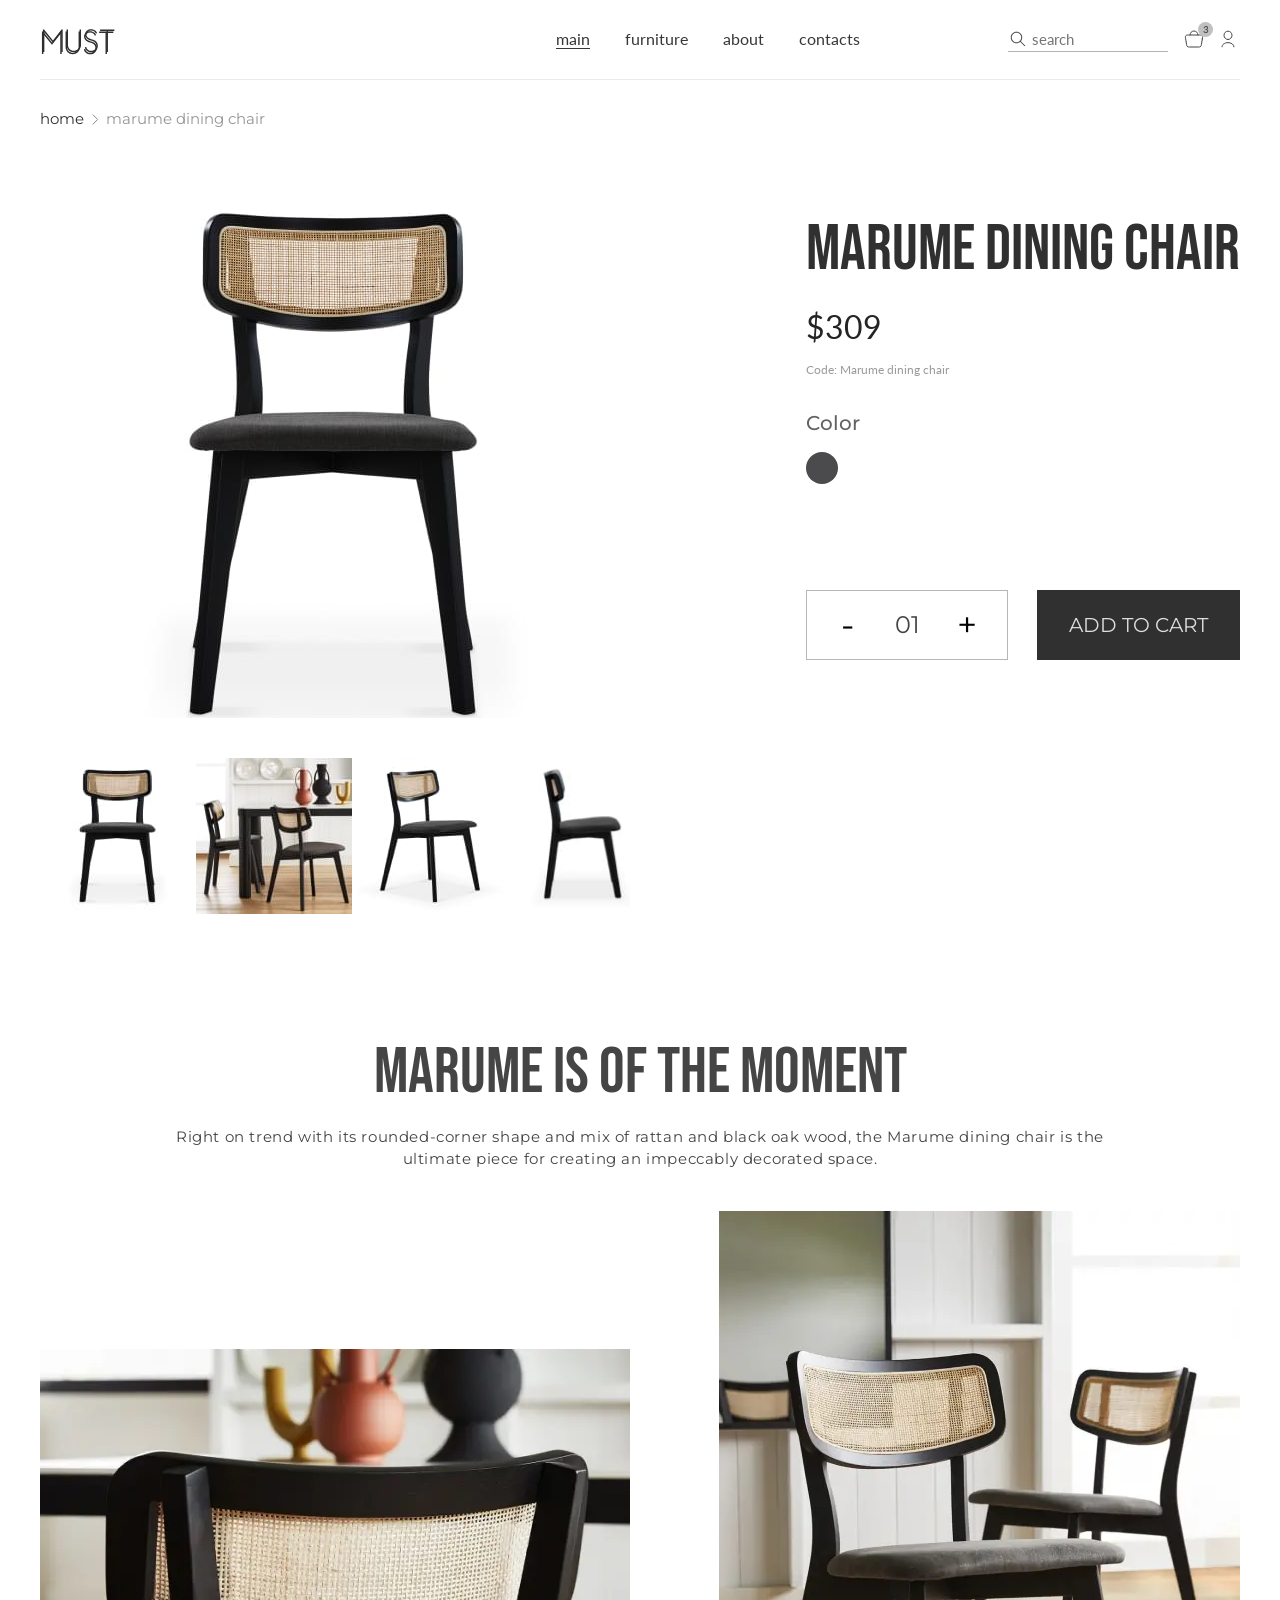
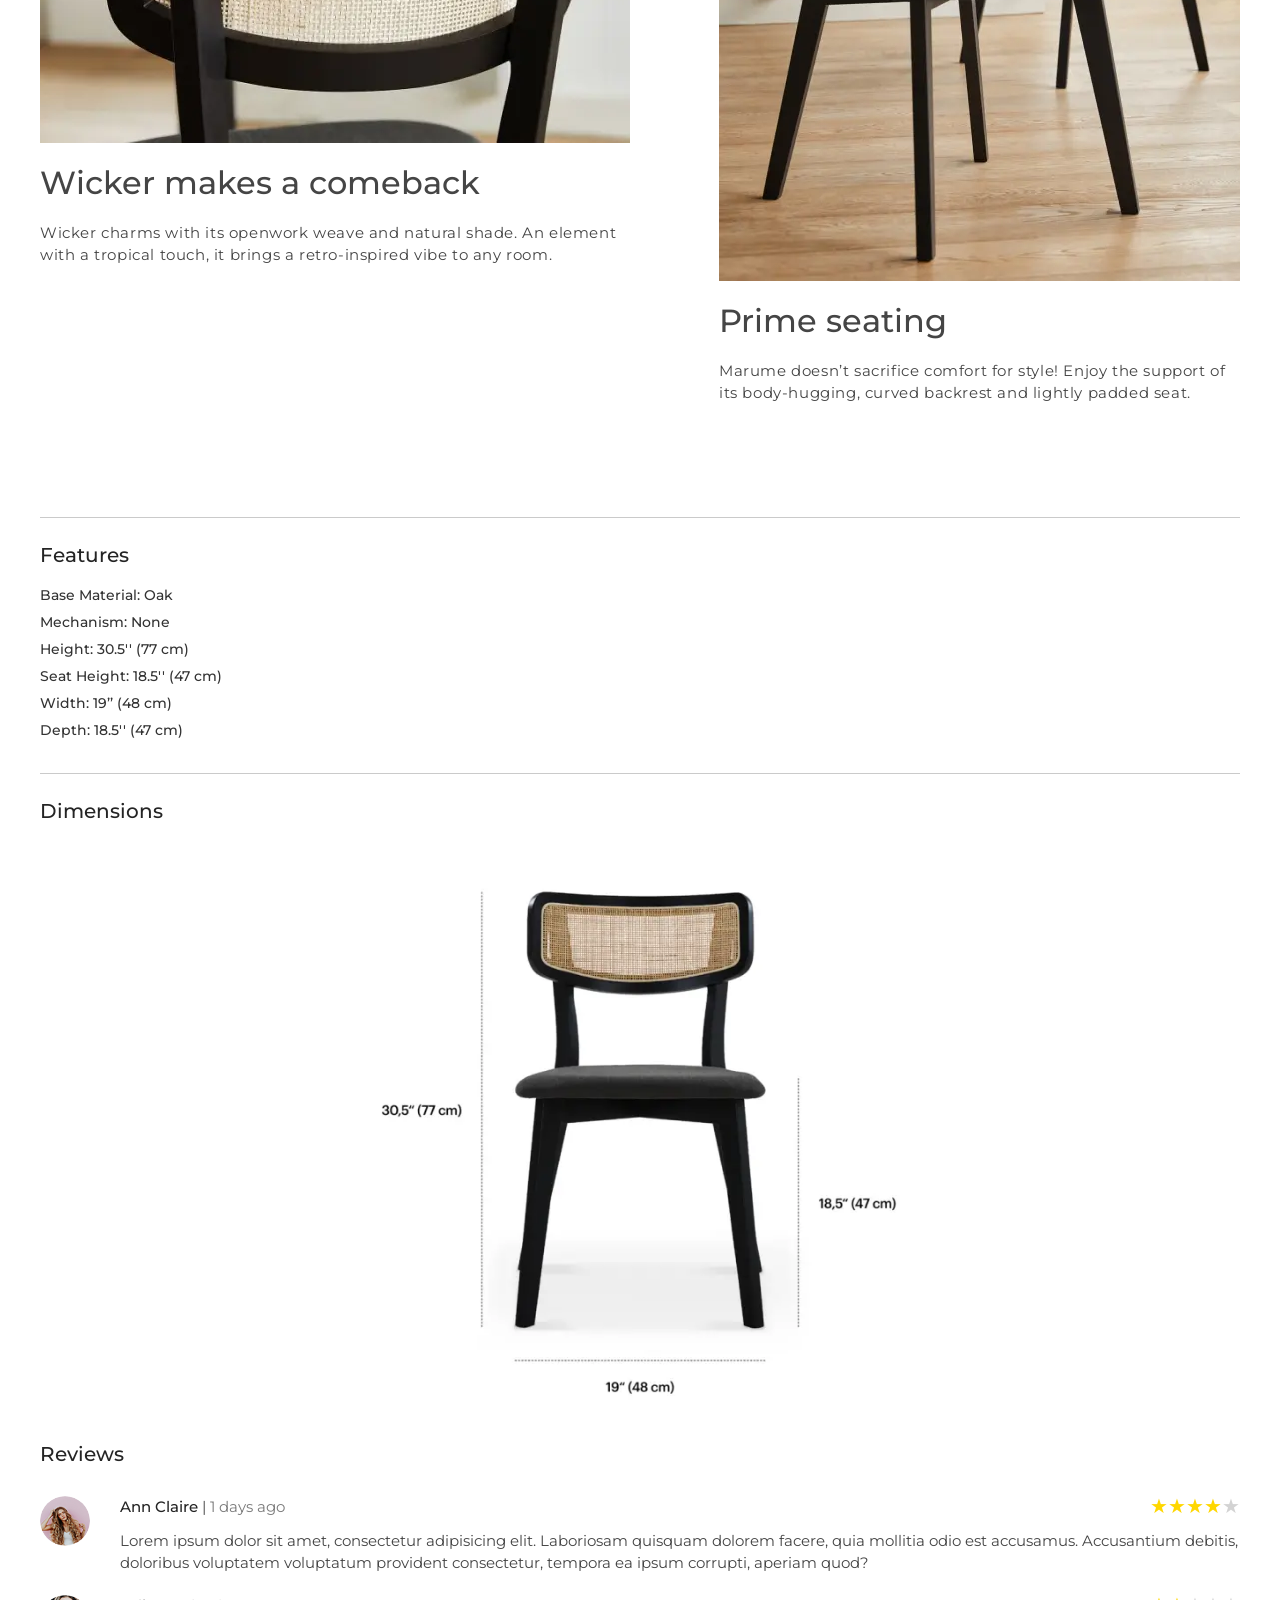
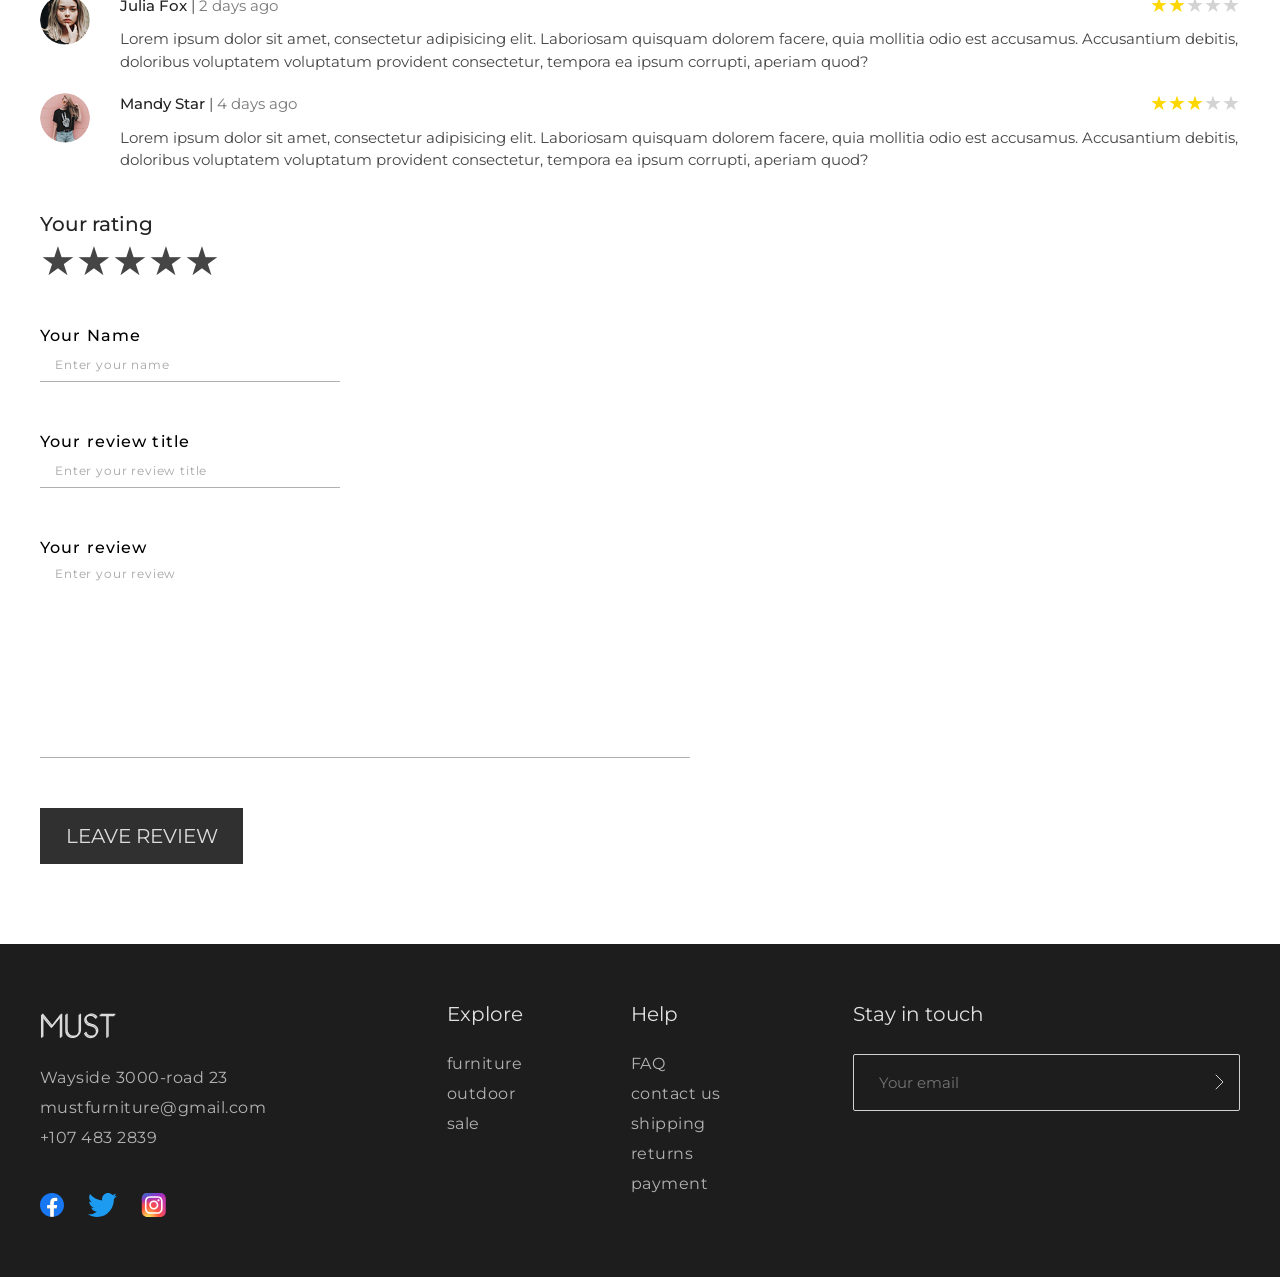
<file: must/product.html>
<!DOCTYPE html>
<html lang="en">

<head>
  <meta charset="UTF-8">
  <meta http-equiv="X-UA-Compatible" content="IE=edge">
  <meta name="viewport" content="width=device-width, initial-scale=1.0">
  <title>Marume dining chair</title>
  <link rel="preconnect" href="https://fonts.googleapis.com">
  <link rel="preconnect" href="https://fonts.gstatic.com" crossorigin>
  <link
    href="https://fonts.googleapis.com/css2?family=Bebas+Neue&family=Lato:wght@300;400;700&family=Montserrat:wght@400;500&display=swap&_v=20230627193616"
    rel="stylesheet">
  <link rel="stylesheet" href="css/style.min.css?_v=20230627193616">
</head>

<body>
  <div class="wrapper">
    <header class="header">
  <div class="container">
    <div class="header__inner">
      <nav class="nav">
        <button class="burger">
          <span class="burger__line"></span>
        </button>
        <a class="header__logo logo" href="index.html">
          <img class="logo__img" src="img/header/logo.svg" alt="logo">
        </a>
        <ul class="menu">
          <li class="menu__item">
            <a class="menu__link menu__link--active" href="index.html">main</a>
          </li>
          <li class="menu__item">
            <a class="menu__link" href="furniture.html">furniture</a>
          </li>
          <li class="menu__item">
            <a class="menu__link" href="about.html">about</a>
          </li>
          <li class="menu__item">
            <a class="menu__link" href="contacts.html">contacts</a>
          </li>
        </ul>
        <div class="user-actions">
          <form class="form-search">
            <button class="form-search__btn" type="submit">
              <img class="form-search__btn-img" src="img/icons/search.svg" alt="search icon">
            </button>
            <input class="form-search__input" type="search" placeholder="search">
            <buton class="form-search__btn--mobile"></buton>
          </form>
          <a class="user-actions__cart popup-btn" href="#" data-path="cart">
            <img class="user-actions__cart-img" src="img/icons/cart.svg" alt="cart icon">
            <span class="user-actions__cart-number"></span>
          </a>
          <a class="user-actions__login popup-btn" href="#" data-path="login">
            <img class="user-actions__login-img" src="img/icons/user.svg" alt="login icon">
          </a>
        </div>
      </nav>
    </div>
  </div>
</header>
    <main class="main">
      <div class="container">
        <div class="bradcrumbs">
          <ul class="bradcrumbs__list">
            <li class="bradcrumbs__item">
              <a href="index.html" class="bradcrumbs__link">Home</a>
            </li>
            <li class="bradcrumbs__item">
              <span class="bradcrumbs__link">MARUME DINING CHAIR</span>
            </li>
          </ul>
        </div>
        <section class="product-page">
          <div class="product-page__top">
            <div class="product-page__slider">
              <div class="product-page__slider-big swiper">
                <div class="swiper-wrapper">
                  <div class="product-page__slider-big-item swiper-slide">
                    <img class="product-page__slider-big-img" src="img/product-page/slider-big/1.jpg"
                      alt="slider image">
                  </div>
                  <div class="product-page__slider-big-item swiper-slide">
                    <img class="product-page__slider-big-img" src="img/product-page/slider-big/1.jpg"
                      alt="slider image">
                  </div>
                  <div class="product-page__slider-big-item swiper-slide">
                    <img class="product-page__slider-big-img" src="img/product-page/slider-big/1.jpg"
                      alt="slider image">
                  </div>
                  <div class="product-page__slider-big-item swiper-slide">
                    <img class="product-page__slider-big-img" src="img/product-page/slider-big/1.jpg"
                      alt="slider image">
                  </div>
                </div>
                <div class="swiper-button-prev"></div>
                <div class="swiper-button-next"></div>
              </div>
              <div class="product-page__slider-thumbs swiper">
                <div class="swiper-wrapper">
                  <div class="product-page__slider-thumbs-item swiper-slide">
                    <img class="product-page__slider-thumbs-img" src="img/product-page/slider-thumbs/1.jpg"
                      alt="slider image">
                  </div>
                  <div class="product-page__slider-thumbs-item swiper-slide">
                    <img class="product-page__slider-thumbs-img" src="img/product-page/slider-thumbs/2.jpg"
                      alt="slider image">
                  </div>
                  <div class="product-page__slider-thumbs-item swiper-slide">
                    <img class="product-page__slider-thumbs-img" src="img/product-page/slider-thumbs/3.jpg"
                      alt="slider image">
                  </div>
                  <div class="product-page__slider-thumbs-item swiper-slide">
                    <img class="product-page__slider-thumbs-img" src="img/product-page/slider-thumbs/4.jpg"
                      alt="slider image">
                  </div>
                </div>
              </div>
            </div>
            <div class="product-page__info">
              <h2 class="product-page__title title">MARUME DINING CHAIR</h2>
              <div class="product-page__price">$309</div>
              <div class="product-page__code">Code: Marume dining chair</div>
              <div class="product-page__colors">
                <div class="product-page__colors-label">Color</div>
                <div class="product-page__colors-items">
                  <div class="product-page__colors-item product-page__colors-item--dark"></div>
                </div>
              </div>
              <div class="product-page__info-footer">
                <div class="product-page__qty">
                  <div class="qty">
                    <span class="minus">-</span>
                    <span class="num"></span>
                    <span class="plus">+</span>
                  </div>
                </div>
                <button class="product-page__btn btn">add to cart</button>
              </div>
            </div>
          </div>
          <div class="product-page__bottom">
            <h3 class="product-page__bottom-title">MARUME IS OF THE MOMENT</h3>
            <p class="product-page__bottom-subtitle">
              Right on trend with its rounded-corner shape and mix of rattan and black oak wood, the Marume dining
              chair is the ultimate piece for creating an impeccably decorated space.
            </p>
            <div class="product-page__bottom-images">
              <div class="product-page__bottom-img product-page__bottom-img--left">
                <picture><source srcset="img/product-page/bottom/1.webp" type="image/webp"><img src="img/product-page/bottom/1.jpg" alt="product image"></picture>
                <div class="product-page__bottom-descr">
                  <h5 class="product-page__bottom-label">Wicker makes a comeback</h5>
                  <p class="product-page__bottom-text">
                    Wicker charms with its openwork weave and natural shade. An element with a tropical touch, it
                    brings a retro-inspired vibe to any room.
                  </p>
                </div>
              </div>
              <div class="product-page__bottom-img product-page__bottom-img--right">
                <picture><source srcset="img/product-page/bottom/2.webp" type="image/webp"><img src="img/product-page/bottom/2.jpg" alt="product image"></picture>
                <div class="product-page__bottom-descr">
                  <h5 class="product-page__bottom-label">Prime seating</h5>
                  <p class="product-page__bottom-text">
                    Marume doesn’t sacrifice comfort for style! Enjoy the support of its body-hugging, curved backrest
                    and lightly padded seat.
                  </p>
                </div>
              </div>
            </div>
            <div class="product-page__spec">
              <div class="product-page__features">
                <div class="product-page__features-label">Features</div>
                <ul class="product-page__features-list">
                  <li class="product-page__features-item">
                    Base Material: Oak
                  </li>
                  <li class="product-page__features-item">
                    Mechanism: None
                  </li>
                  <li class="product-page__features-item">
                    Height: 30.5'' (77 cm)
                  </li>
                  <li class="product-page__features-item">
                    Seat Height: 18.5'' (47 cm)
                  </li>
                  <li class="product-page__features-item">
                    Width: 19’’ (48 cm)
                  </li>
                  <li class="product-page__features-item">
                    Depth: 18.5'' (47 cm)
                  </li>
                </ul>
              </div>
              <div class="product-page__dimensions">
                <div class="product-page__dimensions-label">Dimensions</div>
                <picture><source srcset="img/product-page/bottom/3.webp" type="image/webp"><img class="product-page__dimensions-img" src="img/product-page/bottom/3.jpg" alt="product image"></picture>
              </div>
            </div>
            <div class="product-page__reviews">
              <div class="product-page__reviews-label">Reviews</div>
              <div class="product-page__reviews-items">
                <div class="product-page__reviews-item review-item">
                  <div class="review-item__photo">
                    <img class="review-item__photo-img" src="img/product-page/bottom/user-photo/1.png"
                      alt="review photo">
                  </div>
                  <div class="review-item__body">
                    <div class="review-item__head">
                      <div class="review-item__head-item">
                        <span class="review-item__head-author">Ann Claire</span> |
                        <span class="review-item__head-date">1 days ago</span>
                      </div>
                      <div class="review-item__head-item">
                        <div class="review-item__rating">
                          <div class="star-rating">
                            <span class="active"></span>
                            <span class="active"></span>
                            <span class="active"></span>
                            <span class="active"></span>
                            <span></span>
                          </div>
                        </div>
                      </div>
                    </div>
                    <p class="review-item__text">
                      Lorem ipsum dolor sit amet, consectetur adipisicing elit. Laboriosam quisquam dolorem facere,
                      quia mollitia odio est accusamus. Accusantium debitis, doloribus voluptatem voluptatum provident
                      consectetur, tempora ea ipsum corrupti, aperiam quod?
                    </p>
                  </div>
                </div>
                <div class="product-page__reviews-item review-item">
                  <div class="review-item__photo">
                    <img class="review-item__photo-img" src="img/product-page/bottom/user-photo/2.png"
                      alt="review photo">
                  </div>
                  <div class="review-item__body">
                    <div class="review-item__head">
                      <div class="review-item__head-item">
                        <span class="review-item__head-author">Julia Fox</span> |
                        <span class="review-item__head-date">2 days ago</span>
                      </div>
                      <div class="review-item__head-item">
                        <div class="review-item__rating">
                          <div class="star-rating">
                            <span class="active"></span>
                            <span class="active"></span>
                            <span class=""></span>
                            <span class=""></span>
                            <span></span>
                          </div>
                        </div>
                      </div>
                    </div>
                    <p class="review-item__text">
                      Lorem ipsum dolor sit amet, consectetur adipisicing elit. Laboriosam quisquam dolorem facere,
                      quia mollitia odio est accusamus. Accusantium debitis, doloribus voluptatem voluptatum provident
                      consectetur, tempora ea ipsum corrupti, aperiam quod?
                    </p>
                  </div>
                </div>
                <div class="product-page__reviews-item review-item">
                  <div class="review-item__photo">
                    <img class="review-item__photo-img" src="img/product-page/bottom/user-photo/3.png"
                      alt="review photo">
                  </div>
                  <div class="review-item__body">
                    <div class="review-item__head">
                      <div class="review-item__head-item">
                        <span class="review-item__head-author">Mandy Star</span> |
                        <span class="review-item__head-date">4 days ago</span>
                      </div>
                      <div class="review-item__head-item">
                        <div class="review-item__rating">
                          <div class="star-rating">
                            <span class="active"></span>
                            <span class="active"></span>
                            <span class="active"></span>
                            <span class=""></span>
                            <span></span>
                          </div>
                        </div>
                      </div>
                    </div>
                    <p class="review-item__text">
                      Lorem ipsum dolor sit amet, consectetur adipisicing elit. Laboriosam quisquam dolorem facere,
                      quia mollitia odio est accusamus. Accusantium debitis, doloribus voluptatem voluptatum provident
                      consectetur, tempora ea ipsum corrupti, aperiam quod?
                    </p>
                  </div>
                </div>
              </div>
              <form class="product-page__reviews-form form-reviews" action="#">
                <div class="product-page__rating">
                  <div class="product-page__rating-label">Your rating</div>
                  <div class="rating rating_set">
                    <div class="rating__body">
                      <div class="rating__active"></div>
                      <div class="rating__items">
                        <input class="rating__item" type="radio" name="rating" value="1">
                        <input class="rating__item" type="radio" name="rating" value="2">
                        <input class="rating__item" type="radio" name="rating" value="3">
                        <input class="rating__item" type="radio" name="rating" value="4">
                        <input class="rating__item" type="radio" name="rating" value="5">
                      </div>
                    </div>
                    <div class="rating__value"></div>
                  </div>
                </div>
                <label class="form-reviews__label">
                  Your Name
                  <input class="form-reviews__input" type="text" name="userName" placeholder="Enter your name">
                </label>
                <label class="form-reviews__label">
                  Your review title
                  <input class="form-reviews__input" type="text" name="reviewTitle"
                    placeholder="Enter your review title	">
                </label>
                <label class="form-reviews__label">
                  Your review
                  <textarea class="form-reviews__textarea" name="reviewText" placeholder="Enter your review"></textarea>
                </label>
                <button class="form-reviews__btn btn" type="submit">leave review</button>
              </form>
            </div>
          </div>
        </section>
      </div>
    </main>
    <footer class="footer">
  <div class="container">
    <div class="footer__inner">
      <div class="footer__item footer__item--connect">
        <a class="footer__logo logo" href="index.html">
          <img class="logo__img" src="img/footer/logo.svg" alt="logo">
        </a>
        <ul class="footer__list">
          <li class="footer__list-item">
            Wayside 3000-road 23
          </li>
          <li class="footer__list-item">
            <a class="footer__list-link" href="mailto:mustfurniture@gmail.com">mustfurniture@gmail.com</a>
          </li>
          <li class="footer__list-item">
            <a class="footer__list-link" href="tel:+1074832839">+107 483 2839</a>
          </li>
        </ul>
        <ul class="footer__socials">
          <li class="footer__socials-item">
            <a class="footer__socials-link" href="#">
              <img src="img/icons/facebook.svg" alt="facebook">
            </a>
          </li>
          <li class="footer__socials-item">
            <a class="footer__socials-link" href="#">
              <img src="img/icons/twitter.svg" alt="twitter">
            </a>
          </li>
          <li class="footer__socials-item">
            <a class="footer__socials-link" href="#">
              <img src="img/icons/inst.svg" alt="instagram">
            </a>
          </li>
        </ul>
      </div>
      <div class="footer__item">
        <div class="footer__item-head">Explore</div>
        <ul class="footer__list">
          <li class="footer__list-item">
            <a class="footer__list-link" href="#">furniture</a>
          </li>
          <li class="footer__list-item">
            <a class="footer__list-link" href="#">outdoor</a>
          </li>
          <li class="footer__list-item">
            <a class="footer__list-link" href="#">sale</a>
          </li>
        </ul>
      </div>
      <div class="footer__item">
        <div class="footer__item-head">Help</div>
        <ul class="footer__list">
          <li class="footer__list-item">
            <a class="footer__list-link" href="#">FAQ</a>
          </li>
          <li class="footer__list-item">
            <a class="footer__list-link" href="#">contact us</a>
          </li>
          <li class="footer__list-item">
            <a class="footer__list-link" href="#">shipping</a>
          </li>
          <li class="footer__list-item">
            <a class="footer__list-link" href="#">returns</a>
          </li>
          <li class="footer__list-item">
            <a class="footer__list-link" href="#">payment</a>
          </li>
        </ul>
      </div>
      <div class="footer__item">
        <div class="footer__item-head">Stay in touch</div>
        <form class="footer__form">
          <input class="footer__form-input" type="email" placeholder="Your email">
          <button class="footer__form-btn" type="submit">
            <img src="img/icons/arrow-left.svg" alt="submit button">
          </button>
        </form>
      </div>
    </div>
  </div>
</footer>
    <div class="modals">
  <div class="modal-overlay">
    <div class="modal-wrap">
      <div class="modal login" data-target="login">
        <form class="popup__form" action="#">
          <h5 class="popup__form-title">login</h5>
          <div class="popup__form-item">
            <input class="popup__form-input popup__form-input--login" type="text" placeholder="Введите логин" />
          </div>
          <div class="popup__form-item">
            <input class="popup__form-input popup__form-input--password" type="password" placeholder="Введите пароль" />
          </div>
          <button type="submit" class="modal__btn btn">Войти</button>
          <button type="button" class="modal__btn--close">
            <svg width="19px" height="30px" viewBox="0 0 19 30" version="1.1">
              <g id="surface1">
                <path style="stroke: none; fill-rule: nonzero; fill: rgb(0%, 0%, 0%); fill-opacity: 1"
                  d="M 18.441406 8.824219 C 19.183594 8.09375 19.183594 6.902344 18.441406 6.171875 C 17.699219 5.4375 16.496094 5.4375 15.753906 6.171875 L 9.5 12.34375 L 3.242188 6.175781 C 2.5 5.445312 1.292969 5.445312 0.550781 6.175781 C -0.191406 6.90625 -0.191406 8.097656 0.550781 8.828125 L 6.808594 15 L 0.558594 21.175781 C -0.183594 21.90625 -0.183594 23.097656 0.558594 23.828125 C 1.300781 24.5625 2.503906 24.5625 3.246094 23.828125 L 9.5 17.65625 L 15.757812 23.824219 C 16.5 24.554688 17.707031 24.554688 18.449219 23.824219 C 19.191406 23.09375 19.191406 21.902344 18.449219 21.171875 L 12.191406 15 Z M 18.441406 8.824219 " />
              </g>
            </svg>
          </button>
        </form>
      </div>
      <div class="modal cart" data-target="cart">
        <h2 class="cart__title title">shoping cart</h2>
        <div class="cart__body">
          <div class="cart__items">
            <div class="cart__item">
              <div class="cart__item-body">
                <div class="cart__item-img">
                  <picture><source srcset="img/cart/1.webp" type="image/webp"><img src="img/cart/1.jpg" alt=" cart item image"></picture>
                </div>
                <div class="cart__item-descr">
                  <div class="cart__item-title">Marume dining chair</div>
                  <div class="cart__item-color">Color: Black</div>
                </div>
              </div>
              <div class="cart__item-qty qty-item">
                <div class="qty-item__title">Quantity</div>
                <div class="qty-item__price">
                  <div class="qty-item__price-number">$309</div>
                  <div class="qty-item__counter">
                    <div class="counter">
                      <input type="text" value="1" class="counter__value" data-price="309">
                      <button class="counter__btn counter__btn--plus" data-direction="plus"></button>
                      <button class="counter__btn counter__btn--minus" data-direction="minus"></button>
                    </div>
                  </div>
                </div>
                <div class="qty-item__summ">
                  <div class="qty-item__summ-title">Subtotal</div>
                  <div class="qty-item__summ-box">
                    <div class="qty-item__summ-number"></div>
                    <button class="qty-item__summ-btn">
                      <img src="img/icons/pencil.svg" alt="edit button">
                    </button>
                    <button class="qty-item__summ-btn qty-item__summ-btn--delete">
                      <img src="img/icons/trash.svg" alt="trash button">
                    </button>
                  </div>
                </div>
              </div>
            </div>
            <div class="cart__item">
              <div class="cart__item-body">
                <div class="cart__item-img">
                  <picture><source srcset="img/cart/1.webp" type="image/webp"><img src="img/cart/1.jpg" alt=" cart item image"></picture>
                </div>
                <div class="cart__item-descr">
                  <div class="cart__item-title">Marume dining chair</div>
                  <div class="cart__item-color">Color: Black</div>
                </div>
              </div>
              <div class="cart__item-qty qty-item">
                <div class="qty-item__title">Quantity</div>
                <div class="qty-item__price">
                  <div class="qty-item__price-number">$309</div>
                  <div class="qty-item__counter">
                    <div class="counter">
                      <input type="text" value="1" class="counter__value" data-price="309">
                      <button class="counter__btn counter__btn--plus" data-direction="plus"></button>
                      <button class="counter__btn counter__btn--minus" data-direction="minus"></button>
                    </div>
                  </div>
                </div>
                <div class="qty-item__summ">
                  <div class="qty-item__summ-title">Subtotal</div>
                  <div class="qty-item__summ-box">
                    <div class="qty-item__summ-number"></div>
                    <button class="qty-item__summ-btn">
                      <img src="img/icons/pencil.svg" alt="edit button">
                    </button>
                    <button class="qty-item__summ-btn qty-item__summ-btn--delete">
                      <img src="img/icons/trash.svg" alt="trash button">
                    </button>
                  </div>
                </div>
              </div>
            </div>
            <div class="cart__item">
              <div class="cart__item-body">
                <div class="cart__item-img">
                  <picture><source srcset="img/cart/1.webp" type="image/webp"><img src="img/cart/1.jpg" alt=" cart item image"></picture>
                </div>
                <div class="cart__item-descr">
                  <div class="cart__item-title">Marume dining chair</div>
                  <div class="cart__item-color">Color: Black</div>
                </div>
              </div>
              <div class="cart__item-qty qty-item">
                <div class="qty-item__title">Quantity</div>
                <div class="qty-item__price">
                  <div class="qty-item__price-number">$309</div>
                  <div class="qty-item__counter">
                    <div class="counter">
                      <input type="text" value="1" class="counter__value" data-price="309">
                      <button class="counter__btn counter__btn--plus" data-direction="plus"></button>
                      <button class="counter__btn counter__btn--minus" data-direction="minus"></button>
                    </div>
                  </div>
                </div>
                <div class="qty-item__summ">
                  <div class="qty-item__summ-title">Subtotal</div>
                  <div class="qty-item__summ-box">
                    <div class="qty-item__summ-number"></div>
                    <button class="qty-item__summ-btn">
                      <img src="img/icons/pencil.svg" alt="edit button">
                    </button>
                    <button class="qty-item__summ-btn qty-item__summ-btn--delete">
                      <img src="img/icons/trash.svg" alt="trash button">
                    </button>
                  </div>
                </div>
              </div>
            </div>
          </div>
          <button type="button" class="modal__btn--close">
            <svg width="19px" height="30px" viewBox="0 0 19 30" version="1.1">
              <g id="surface1">
                <path style="stroke: none; fill-rule: nonzero; fill: rgb(0%, 0%, 0%); fill-opacity: 1"
                  d="M 18.441406 8.824219 C 19.183594 8.09375 19.183594 6.902344 18.441406 6.171875 C 17.699219 5.4375 16.496094 5.4375 15.753906 6.171875 L 9.5 12.34375 L 3.242188 6.175781 C 2.5 5.445312 1.292969 5.445312 0.550781 6.175781 C -0.191406 6.90625 -0.191406 8.097656 0.550781 8.828125 L 6.808594 15 L 0.558594 21.175781 C -0.183594 21.90625 -0.183594 23.097656 0.558594 23.828125 C 1.300781 24.5625 2.503906 24.5625 3.246094 23.828125 L 9.5 17.65625 L 15.757812 23.824219 C 16.5 24.554688 17.707031 24.554688 18.449219 23.824219 C 19.191406 23.09375 19.191406 21.902344 18.449219 21.171875 L 12.191406 15 Z M 18.441406 8.824219 " />
              </g>
            </svg>
          </button>
          <div class="cart__summ">
            <div class="cart__summ-title">Your order summary</div>
            <div class="cart__summ-box">
              <div class="cart__summ-label">Total</div>
              <div class="cart__summ-value"></div>
            </div>
            <button class="cart__summ-btn btn">PROCEED TO CHECKOUT</button>
          </div>
        </div>
      </div>
    </div>
  </div>
</div>
  </div>
  <script src="js/app.min.js?_v=20230627193616"></script>
</body>

</html>
</file>
<file: poles/css/fonts.css>
@font-face{
    font-family: "Gilroy Light";
    src: url(../fonts/Gilroy-Light.woff) format("woff");
    src: url(../fonts/Gilroy-Light.woff2) format("woff2");
    font-weight: 300;
    font-style: normal;
}
@font-face{
    font-family: "Gilroy";
    src: url(../fonts/gilroy-regular.woff) format("woff");
    src: url(../fonts/gilroy-regular.woff2) format("woff2");
    font-weight: 400;
    font-style: normal;
}
@font-face{
    font-family: "Gilroy";
    src: url(../fonts/gilroy-semibold.woff) format("woff");
    src: url(../fonts/gilroy-semibold.woff2) format("woff2");
    font-weight: 600;
    font-style: normal;
}
@font-face{
    font-family: "Gilroy";
    src: url(../fonts/gilroy-bold.woff) format("woff");
    src: url(../fonts/gilroy-bold.woff2) format("woff2");
    font-weight: 700;
    font-style: normal;
}
@font-face{
    font-family: "Gilroy EB";
    src: url(../fonts/Gilroy-ExtraBold.woff) format("woff");
    src: url(../fonts/Gilroy-ExtraBold.woff2) format("woff2");
    font-weight: 800;
    font-style: normal;
}
</file>
<file: poles/css/style.css>
.container {
  max-width: 1190px;
  padding: 0 15px;
  margin: 0 auto;
}
body {
  font-family: 'Gilroy';
  font-weight: 300;
  color: #3a3a3a;
}
body.noscroll {
  max-height: 100vh;
  overflow: hidden;
}
a {
  font-family: inherit;
  color: inherit;
}
.title {
  font-size: 48px;
  line-height: 125%;
  font-weight: 700;
  color: #282828;
}
.btn {
  background-color: #fb9514;
  box-shadow: 0px 4px 4px rgba(251, 149, 20, 0.2);
  border-radius: 4px;
  color: #fff;
  font-weight: 700;
  font-size: 14px;
  line-height: 128%;
  letter-spacing: 0.1em;
  text-transform: uppercase;
  min-height: 62px;
  width: 217px;
  padding: 16px;
  transition: background-color 0.3s;
}
.btn:hover {
  background-color: #ecbb7a;
  color: #000;
  border: 2px solid #fff;
}
/*header*/
.header {
  background-image: url(../img/header-bg.jpg);
  background-repeat: no-repeat;
  background-size: cover;
  background-position: center;
  min-height: 89vh;
  position: relative;
  color: #fff;
}
.header::after {
  position: absolute;
  content: '';
  top: 0;
  left: 0;
  bottom: 0;
  right: 0;
  background-color: rgba(0, 54, 136, .5);
}
.header__inner {
  display: flex;
  flex-direction: column;
  position: relative;
  z-index: 1;
  padding-bottom: 20px;
}
.header__top {
  margin-bottom: 155px;
  padding: 35px 0;
  display: flex;
  justify-content: space-between;
  align-items: center;
  gap: 15px;
  flex-wrap: wrap;
}
/*бургер*/
.hamb {
  display: none;
  height: 20px;
  flex-direction: column;
  justify-content: space-between;
}
.hamb.clicked .bar.bar:nth-child(2) {
  opacity: 0;
}
.hamb.clicked .bar.bar:nth-child(1) {
  transform: translateY(8px) rotate(45deg);
}
.hamb.clicked .bar.bar:nth-child(3) {
  transform: translateY(-8px) rotate(-45deg);
}
.bar {
  display: block;
  width: 35px;
  height: 3px;
  background-color: #fff;
  transition: 0.5s;
}
.header__menu {
  display: flex;
  justify-content: space-between;
  flex-wrap: wrap;
  column-gap: 50px;
  row-gap: 20px;
}
.hamb-link {
  border-bottom: 1px solid #fff;
}
.header__menu-link {
  position: relative;
  font-weight: 700;
  font-size: 14px;
  line-height: 121%;
  padding: 10px 0;
}
.header__menu-link:after {
  content: '';
  display: block;
  width: 0;
  height: 2px;
  position: absolute;
  bottom: -3px;
  left: 0;
  background-color: #fff;
  transition: 0.3s;
}
.header__menu-link:hover:after {
  width: 100%;
}
.header__contacts {
  display: flex;
  align-items: center;
  gap: 18px;
}
.header__btn {
  font-size: 12px;
  line-height: 150%;
  width: 150px;
  min-height: 48px;
}
.whatsup {
  transition: 0.3s;
}
.header__content {
  margin: 0 auto;
  text-align: center;
}
.whatsup:hover {
  transform: scale(1.2);
}
.header__content-title {
  margin-bottom: 17px;
  font-weight: 800;
  font-size: 72px;
  line-height: 97%;
}
.header__content-text {
  margin-bottom: 38px;
  max-width: 716px;
  font-weight: 400;
  font-size: 22px;
  line-height: 181%;
}
/*модальное окно*/
.modal {
  position: fixed;
  top: 0;
  left: 0;
  z-index: 100;
  width: 100%;
  height: 100%;
  background-color: rgba(0, 0, 0, 0.7);
  transition: 0.5s;
  opacity: 0;
  visibility: hidden;
}
.modal.active {
  opacity: 1;
  visibility: visible;
}
.modal__wrap {
  display: flex;
  width: 100%;
  height: 100%;
  justify-content: center;
  align-items: center;
  padding: 20px;
}
.modal__body {
  position: relative;
  padding: 30px;
  width: 600px;
  background-color: #fff;
  transition: 1s;
  opacity: 0;
  visibility: hidden;
  transform: scale(0);
}
.modal__body.active {
  transform: scale(1);
  opacity: 1;
  visibility: visible;
}
.modal__title {
  color: #3a3a3a;
  font-size: 24px;
  margin-bottom: 20px;
  text-align: center;
}
.modal form {
  display: flex;
  flex-wrap: wrap;
  max-width: 300px;
  margin: 0 auto;
  align-items: center;
  min-height: 150px;
}
.modal__item {
  width: 100%;
}
.userName,
.userMail,
.userPhone {
  width: 100%;
  padding: 10px;
  border-bottom: 1px solid #282828;
  margin-bottom: 20px;
}
.modal__btn {
  background-color: #eb7d4b;
  font-size: 16px;
  line-height: 144%;
  padding: 10px 20px;
  width: 100%;
  color: #282828;
  transition: 0.3s;
}
.modal__btn:hover {
  background-color: #ec5a16;
  color: #fff;
}
.close {
  position: absolute;
  padding: 5px;
  cursor: pointer;
  top: 2px;
  right: 2px;
  font-size: 24px;
  transition: 0.5s;
  color: #3a3a3a;
}
.close:hover {
  transform: rotate(90deg);
}
/*products*/
.products {
  text-align: center;
  padding-bottom: 140px;
}
.products__info {
  position: relative;
  display: flex;
  justify-content: space-between;
  padding: 30px 33px;
  background-color: #fff;
  box-shadow: 0px 0px 50px rgba(104, 142, 180, 0.2);
  border-radius: 8px;
  margin-top: -100px;
  margin-bottom: 140px;
}
.products__text {
  max-width: 705px;
  margin: 0 auto 38px;
  font-weight: 400;
  font-size: 20px;
  line-height: 180%;
  color: #3a3a3a;
}
.products__gallery {
  display: grid;
  grid-template-columns: repeat(3, 1fr);
  grid-template-rows: repeat(2, 1fr);
  gap: 30px;
}
.products__gallery-item {
  align-self: stretch;
  width: 100%;
  object-fit: cover;
  border-radius: 8px;
}
.products__gallery-item--1 {
  grid-column: 1/2;
  grid-row: 1/3;
}
.products__gallery-item--4 {
  grid-column: 3/4;
  grid-row: 1/3;
}
/*power*/
.power {
  text-align: center;
  padding: 140px 0 150px 0;
  background-color: #eff5fb;
}
.power__text {
  font-weight: 400;
  font-size: 18px;
  line-height: 200%;
  margin-bottom: 40px;
}
.power__info {
  display: flex;
  justify-content: space-between;
  gap: 10px;
  margin-bottom: 50px;
}
.power__info-img {
  margin-bottom: 23px;
  width: 62px;
  height: 62px;
}
.power__info-title {
  font-weight: 700;
  color: #282828;
  width: 224px;
  font-size: 17px;
  line-height: 153%;
  text-transform: uppercase;
  margin: 0 auto;
}
.power__info-text {
  font-size: 16px;
  line-height: 187%;
}
.power__btn {
  width: 36.2%;
}
/*factory*/
.factory {
  padding: 150px 0 140px;
}
.factory__title {
  text-align: center;
  margin-bottom: 40px;
  position: relative;
}
.factory__title:before {
  content: '';
  display: block;
  width: 60px;
  height: 48px;
  background-image: url(../img/fac-logo.svg);
  background-repeat: no-repeat;
  position: absolute;
  top: 0;
  left: 90px;
}
.factory__benefits {
  display: flex;
  justify-content: space-between;
  gap: 10px;
  text-align: center;
  position: relative;
  z-index: 5;
}
.factory__benefits-item {
  background-color: #fff;
  padding: 37px 20px;
  box-shadow: 0px 0px 50px rgba(104, 142, 180, 0.2);
  border-radius: 8px;
  text-align: center;
}
.factory__benefits-img {
  margin-bottom: 18px;
}
.factory__benefits-title {
  font-weight: 700;
  color: #282828;
  width: 192px;
  font-size: 18px;
  line-height: 144%;
  text-transform: uppercase;
  margin: 0 auto 7px;
}
.factory__benefits-text {
  max-width: 227px;
  font-size: 16px;
  line-height: 175%;
  margin: 0 auto;
}
.factory__post {
  margin-top: -204px;
  margin-bottom: 120px;
  width: 100%;
  object-fit: cover;
}
.factory__achievements-inner {
  display: flex;
  gap: 30px;
  margin-bottom: 60px;
}
.factory__achivements-item {
  width: 268px;
  text-align: center;
}
.factory__achivements-value {
  font-weight: 700;
  font-size: 32px;
  line-height: 150%;
  color: #387fd8;
}
.factory__achivements-value:after {
  content: '';
  display: block;
  width: 100%;
  height: 2px;
  margin: 20px 0;
  background-color: #387fd8;
}
.factory__achievements-text {
  font-size: 16px;
  line-height: 175%;
}
.factory__achivements-descr {
  font-weight: 400;
  font-size: 17px;
  line-height: 211%;
  margin-bottom: 60px;
}
.factory__info {
  display: flex;
  justify-content: space-between;
  gap: 64px;
}
.factory__block {
  max-width: 501px;
}
.factory__block-title {
  font-weight: 700;
  color: #282828;
  font-size: 36px;
  line-height: 133%;
  margin-bottom: 14px;
}
.factory__block-text {
  font-weight: 400;
  font-size: 17px;
  line-height: 211%;
}
.factory__item {
  margin-bottom: 27px;
  padding-left: 80px;
  background-image: url(../img/fac-check.svg);
  background-repeat: no-repeat;
}
.factory__item-title {
  font-weight: 700;
  color: #282828;
  font-size: 18px;
  line-height: 144%;
  text-transform: uppercase;
  margin-bottom: 2px;
}
.factory__item-text {
  font-size: 16px;
  line-height: 175%;
}
.factory__images {
  display: flex;
  justify-content: space-between;
  margin-bottom: 60px;
}
.factory__info-descr {
  font-weight: 400;
  font-size: 17px;
  line-height: 211%;
}
.factory__info-descr span {
  font-weight: 700;
}
/*process*/
.process {
  background-color: #eff5fb;
  padding: 140px 0 150px;
}
.process__title {
  text-align: center;
  margin-bottom: 40px;
}
.process__box {
  display: grid;
  grid-template-columns: repeat(2, 565px);
  grid-template-rows: repeat(2, 280px);
  gap: 30px;
}
.process__box-item {
  padding: 47px 32px 37px 125px;
  background-color: #fff;
  box-shadow: 0px 0px 50px rgba(104, 142, 180, 0.2);
  border-radius: 8px;
  position: relative;
  overflow: hidden;
  width: 100%;
}
.process__box-item:before {
  content: '';
  display: block;
  position: absolute;
  top: 38px;
  left: 40px;
  width: 62px;
  height: 62px;
  background-repeat: no-repeat;
  background-position: center;
}
.process__box-item--1:before {
  background-image: url(../img/pr-icon-1.svg);
}
.process__box-item--2:before {
  background-image: url(../img/pr-icon-2.svg);
}
.process__box-item--3:before {
  background-image: url(../img/pr-icon-3.svg);
}
.process__box-item--4:before {
  background-image: url(../img/pr-icon-4.svg);
}
.process__box-item-body {
  position: relative;
  z-index: 5;
}
.process__box-title {
  font-weight: 700;
  color: #282828;
  font-size: 18px;
  line-height: 144%;
  margin-bottom: 2px;
}
.process__box-text {
  font-size: 16px;
  line-height: 28px;
}
.process__item-number {
  position: absolute;
  z-index: 0;
  bottom: -25px;
  right: 0;
  font-weight: 800;
  font-size: 112.653px;
  line-height: 100.3%;
  color: #ecf0fa;
}
/*delivery*/
.delivery {
  padding: 150px 0;
}
.delivery__title {
  text-align: center;
  margin-bottom: 40px;
}
.delivery__box {
  display: flex;
  justify-content: space-between;
  gap: 30px;
  margin-bottom: 60px;
}
.delivery__box-img {
  width: 62px;
  height: 62px;
  object-fit: cover;
  margin-bottom: 26px;
}
.delivery__box-title {
  font-weight: 700;
  color: #282828;
  font-size: 18px;
  line-height: 144%;
  max-width: 248px;
  margin-bottom: 3px;
}
.delivery__box-text {
  font-size: 16px;
  line-height: 175%;
  max-width: 366px;
}
.delivery__text {
  font-size: 17px;
  line-height: 211%;
  margin-bottom: 60px;
}
.delivery__gallery-title {
  font-weight: 600;
  font-size: 36px;
  line-height: 111%;
  color: #282828;
  max-width: 406px;
  margin: 0 auto;
  margin-bottom: 40px;
  text-align: center;
}
.delivery__collections {
  display: grid;
  grid-template-columns: repeat(4, 1fr);
  gap: 13px;
  margin-bottom: 40px;
}
.delivery__collections-link {
  display: flex;
  align-items: center;
  column-gap: 17px;
  min-height: 74px;
  padding: 10px 20px;
  background-color: #fff;
  border: 1px solid #d7e5f2;
  border-radius: 6px;
  transition: 0.3s;
  text-transform: uppercase;
  font-weight: 700;
  font-size: 14px;
  line-height: 142%;
  color: #282828;
}
.delivery__collections-link span {
  display: block;
  max-width: 180px;
}
.delivery__collections-link:hover {
  background-color: #eff5fb;
}
.delivery__slider {
  max-width: 1160px;
  margin-bottom: 60px;
}
.slick-track {
  height: 560px;
}
.slick-slide {
  width: 1160px;
}
.slick-slide {
  width: 100%;
  height: 100%;
  object-fit: cover;
}
.slick-prev {
  background-color: transparent;
  font-size: 0;
  width: 41px;
  height: 41px;
  background-image: url(../img/slider/prev.svg);
  background-repeat: no-repeat;
  background-position: center;
  position: absolute;
  bottom: 260px;
  left: 30px;
  z-index: 10;
}
.slick-next {
  background-color: transparent;
  font-size: 0;
  width: 41px;
  height: 41px;
  background-image: url(../img/slider/next.svg);
  background-repeat: no-repeat;
  background-position: center;
  position: absolute;
  bottom: 260px;
  right: 30px;
  z-index: 10;
}
.slick-dots li.slick-active button {
  background-color: #eff5fb;
}
.delivery__descr {
  font-weight: 400;
  font-size: 17px;
  line-height: 211%;
}
.delivery__descr-item:not(:last-child) {
  margin-bottom: 30px;
}
.delivery__descr-item--bold {
  font-weight: 700;
}
/*question*/
.question {
  background-image: url(../img/question-bg.jpg);
  background-repeat: no-repeat;
  background-size: cover;
  background-position: center;
  padding: 140px 0 158px;
  text-align: center;
  color: #fff;
}
.question__title {
  font-size: 48px;
  line-height: 60px;
  max-width: 635px;
  margin: 0 auto;
  margin-bottom: 19px;
}
.question__text {
  font-weight: 400;
  font-size: 18px;
  line-height: 200%;
  margin-bottom: 35px;
}
/*footer*/
.footer {
  padding: 37px 0;
}
.footer__inner {
  display: flex;
  justify-content: space-between;
  align-items: center;
}
.footer__links {
  display: flex;
  gap: 52px;
}
.footer__link::after {
  content: '';
  display: block;
  width: 0;
  height: 1px;
  margin-top: 5px;
  background-color: #282828;
  transition: 0.3s;
}
.footer__link:hover:after {
  width: 100%;
}
.up-btn {
  position: fixed;
  bottom: 5px;
  right: 5px;
  width: 50px;
  height: 50px;
  background-image: url(../img/up-arrow-icon-top.png);
  background-repeat: no-repeat;
  background-size: contain;
  opacity: 0;
  visibility: hidden;
  cursor: pointer;
  z-index: 10;
  transition: 1s;
}
.up-btn.active {
  opacity: 1;
  visibility: visible;
}
</file>
<file: poles/css/media.css>
@media (max-width: 1200px) {
  .factory__benefits {
    flex-wrap: wrap;
    row-gap: 20px;
  }
  .factory__benefits-item {
    width: 45%;
  }
  .factory__images {
    flex-direction: column;
    row-gap: 20px;
    align-items: center;
  }
  .factory__images img {
    width: 100%;
  }
  .process__box {
    grid-template-columns: repeat(2, 1fr);
    grid-template-rows: repeat(2, 1fr);
  }
}
@media (max-width: 1080px) {
  .factory__achievements-inner {
    flex-wrap: wrap;
  }
  .factory__achivements-item {
    width: 45%;
  }
  .factory__post {
    margin-bottom: 20px;
  }
  .products__info {
    display: none;
  }
  .header {
    min-height: 100vh;
  }
}
@media (max-width: 1000px) {
  .header__menu {
    gap: 20px;
  }
  .products__gallery {
    gap: 10px;
  }
  .power__info {
    flex-wrap: wrap;
  }
  .power__info-item {
    width: 45%;
  }
  .factory__info {
    flex-direction: column;
    align-items: center;
  }
}
@media (max-width: 900px) {
  .header__menu {
    position: absolute;
    top: 100px;
    right: 0;
    left: 0;
    margin: 0 -15px;
    flex-direction: column;
    justify-content: flex-start;
    padding: 20px;
    height: calc(100vh - 100px);
    background-color: #556c89;
    transform: translateX(-100%);
    transition: 0.3s;
  }
  .header__menu.active {
    transform: translateX(0);
  }
  .hamb {
    display: flex;
  }
  .delivery__collections {
    grid-template-columns: repeat(3, 1fr);
  }
}
@media (max-width: 767.9px) {
  .header__top {
    padding-top: 15px;
    padding-bottom: 0;
    margin-bottom: 60px;
  }
  .header__content-title {
    font-size: 48px;
  }
  .header__content-text {
    font-size: 18px;
  }
  .products__gallery {
    display: flex;
    justify-content: center;
    flex-wrap: wrap;
    gap: 10px;
  }
  .products__gallery-item {
    width: 45%;
  }
  .products__info {
    margin-bottom: 50px;
  }
  .power,
  .products,
  .factory,
  .process,
  .delivery,
  .question {
    padding: 50px 0;
  }
  .factory__benefits {
    flex-direction: column;
    align-items: center;
    margin-bottom: 20px;
  }
  .factory__benefits-item {
    width: 100%;
  }
  .factory__benefits-text {
    max-width: 100%;
  }
  .factory__title:before {
    left: 0;
  }
  .factory__post {
    margin-top: 0;
  }
  .factory__achivements-item {
    width: 100%;
  }
  .factory__achivements-value:after {
    width: 70%;
    margin: 20px auto;
  }
  .factory__block-title {
    font-size: 28px;
  }
  .process__box {
    display: flex;
    flex-direction: column;
  }
  .delivery__box {
    flex-direction: column;
  }
  .delivery__box-item,
  .delivery__box-text {
    max-width: 100%;
  }
  .delivery__slider {
    margin-bottom: 120px;
  }
  .slick-prev {
    bottom: -80px;
  }
  .slick-next {
    bottom: -80px;
  }
  .footer__inner {
    flex-direction: column;
    row-gap: 50px;
  }
}
@media (max-width: 700px) {
  .delivery__collections {
    grid-template-columns: repeat(2, 1fr);
  }
}
@media (max-width: 500px) {
  .header {
    min-height: 100vh;
  }
  .header__logo img {
    max-width: 100px;
  }
  .header__btn {
    font-size: 10px;
    width: 110px;
  }
  .header__contacts {
    width: 100%;
    order: 2;
    justify-content: flex-end;
  }
  .header__menu {
    top: 120px;
  }
  .header__top {
    margin-bottom: 25px;
    gap: 5px;
  }
  .header__content-title {
    font-size: 36px;
  }
  .header__content-text {
    font-size: 15px;
  }
  .products {
    padding: 50px 0;
  }
  .products__gallery-item {
    width: 100%;
    height: 300px;
  }
  .power__info-item {
    width: 100%;
  }
  .products__info {
    display: none;
  }
  .power__btn {
    width: 100%;
  }
  .factory__title:before {
    display: none;
  }
  .question__title {
    font-size: 36px;
  }
  .slick-track {
    height: 270px;
  }
  .title {
    font-size: 36px;
  }
}
@media (max-width: 450px) {
  .delivery__collections {
    grid-template-columns: repeat(1, 1fr);
  }
}
@media (max-width: 400px) {
  .factory__item {
    background-size: 40px 40px;
  }
  .process__box-item {
    padding: 10px;
  }
  .process__box-item:before {
    display: none;
  }
}
</file>
<file: css/style.min.css>
*{padding:0;margin:0;border:none}*,::after,::before{box-sizing:border-box;-moz-box-sizing:border-box;-webkit-box-sizing:border-box}:active,:focus{outline:0}a:active,a:focus{outline:0}a{color:inherit;text-decoration:none;display:inline-block}aside,footer,header,main,nav,section{display:block}h1,h2,h3,h4,h5,h6,p{font-size:inherit;font-weight:inherit}ul,ul li{list-style:none}img{vertical-align:top}img,svg{max-width:100%;height:auto}address{font-style:normal}button,input,select,textarea{font-family:inherit;font-size:inherit;color:inherit;background-color:transparent}input::-ms-clear{display:none}button,input[type=submit]{display:inline-block;box-shadow:none;background-color:transparent;background:0 0;cursor:pointer}button:active,button:focus,input:active,input:focus{outline:0}button::-moz-focus-inner{padding:0;border:0}label{cursor:pointer}legend{display:block}body{font-family:ds_moster}.wrapper{display:flex;flex-direction:column;min-height:100vh}.main{flex:1 1 auto}.container{max-width:1200px;padding:0 15px;margin:0 auto}.visually-hidden{position:absolute;width:1px;height:1px;margin:-1px;border:0;padding:0;white-space:nowrap;-webkit-clip-path:inset(100%);clip-path:inset(100%);clip:rect(0 0 0 0);overflow:hidden}@font-face{font-family:ds_moster;font-display:swap;src:url(../fonts/ds_moster.woff2) format("woff2"),url(../fonts/ds_moster.woff) format("woff");font-weight:400;font-style:normal}.main{padding:30px 0}.head{margin-bottom:50px}.head__name{font-size:24px}.head__skills{font-size:16px}.portfolio{display:grid;grid-template-columns:repeat(auto-fit,minmax(290px,1fr));gap:30px;margin-bottom:50px}.portfolio__link{display:flex;flex-direction:column;gap:10px;padding:10px;border:1px solid #000;border-radius:10px;transition:.5s}.portfolio__link img{width:100%;height:100%;-o-object-fit:cover;object-fit:cover}.portfolio__text{margin-top:auto}.connect__text{font-size:24px;margin-bottom:10px}.connect__link{font-family:Roboto,sans-serif}@media (any-hover:hover){.portfolio__link:hover{transform:translateY(-10px);box-shadow:0 20px 20px 0 #747272}}
</file>
<file: doors/css/style.min.css>
@charset "UTF-8";/*!
 * animate.css - https://animate.style/
 * Version - 4.1.1
 * Licensed under the MIT license - http://opensource.org/licenses/MIT
 *
 * Copyright (c) 2020 Animate.css
 */:root{--animate-duration:1s;--animate-delay:1s;--animate-repeat:1}.animate__animated{-webkit-animation-duration:1s;animation-duration:1s;-webkit-animation-duration:var(--animate-duration);animation-duration:var(--animate-duration);-webkit-animation-fill-mode:both;animation-fill-mode:both}.animate__animated.animate__infinite{-webkit-animation-iteration-count:infinite;animation-iteration-count:infinite}.animate__animated.animate__repeat-1{-webkit-animation-iteration-count:1;animation-iteration-count:1;-webkit-animation-iteration-count:var(--animate-repeat);animation-iteration-count:var(--animate-repeat)}.animate__animated.animate__repeat-2{-webkit-animation-iteration-count:2;animation-iteration-count:2;-webkit-animation-iteration-count:calc(var(--animate-repeat)*2);animation-iteration-count:calc(var(--animate-repeat)*2)}.animate__animated.animate__repeat-3{-webkit-animation-iteration-count:3;animation-iteration-count:3;-webkit-animation-iteration-count:calc(var(--animate-repeat)*3);animation-iteration-count:calc(var(--animate-repeat)*3)}.animate__animated.animate__delay-1s{-webkit-animation-delay:1s;animation-delay:1s;-webkit-animation-delay:var(--animate-delay);animation-delay:var(--animate-delay)}.animate__animated.animate__delay-2s{-webkit-animation-delay:2s;animation-delay:2s;-webkit-animation-delay:calc(var(--animate-delay)*2);animation-delay:calc(var(--animate-delay)*2)}.animate__animated.animate__delay-3s{-webkit-animation-delay:3s;animation-delay:3s;-webkit-animation-delay:calc(var(--animate-delay)*3);animation-delay:calc(var(--animate-delay)*3)}.animate__animated.animate__delay-4s{-webkit-animation-delay:4s;animation-delay:4s;-webkit-animation-delay:calc(var(--animate-delay)*4);animation-delay:calc(var(--animate-delay)*4)}.animate__animated.animate__delay-5s{-webkit-animation-delay:5s;animation-delay:5s;-webkit-animation-delay:calc(var(--animate-delay)*5);animation-delay:calc(var(--animate-delay)*5)}.animate__animated.animate__faster{-webkit-animation-duration:.5s;animation-duration:.5s;-webkit-animation-duration:calc(var(--animate-duration)/2);animation-duration:calc(var(--animate-duration)/2)}.animate__animated.animate__fast{-webkit-animation-duration:.8s;animation-duration:.8s;-webkit-animation-duration:calc(var(--animate-duration)*.8);animation-duration:calc(var(--animate-duration)*.8)}.animate__animated.animate__slow{-webkit-animation-duration:2s;animation-duration:2s;-webkit-animation-duration:calc(var(--animate-duration)*2);animation-duration:calc(var(--animate-duration)*2)}.animate__animated.animate__slower{-webkit-animation-duration:3s;animation-duration:3s;-webkit-animation-duration:calc(var(--animate-duration)*3);animation-duration:calc(var(--animate-duration)*3)}@media (prefers-reduced-motion:reduce),print{.animate__animated{-webkit-animation-duration:1ms!important;animation-duration:1ms!important;-webkit-transition-duration:1ms!important;transition-duration:1ms!important;-webkit-animation-iteration-count:1!important;animation-iteration-count:1!important}.animate__animated[class*=Out]{opacity:0}}@-webkit-keyframes bounce{0%,20%,53%,to{-webkit-animation-timing-function:cubic-bezier(.215,.61,.355,1);animation-timing-function:cubic-bezier(.215,.61,.355,1);-webkit-transform:translateZ(0);transform:translateZ(0)}40%,43%{-webkit-animation-timing-function:cubic-bezier(.755,.05,.855,.06);animation-timing-function:cubic-bezier(.755,.05,.855,.06);-webkit-transform:translate3d(0,-30px,0) scaleY(1.1);transform:translate3d(0,-30px,0) scaleY(1.1)}70%{-webkit-animation-timing-function:cubic-bezier(.755,.05,.855,.06);animation-timing-function:cubic-bezier(.755,.05,.855,.06);-webkit-transform:translate3d(0,-15px,0) scaleY(1.05);transform:translate3d(0,-15px,0) scaleY(1.05)}80%{-webkit-transition-timing-function:cubic-bezier(.215,.61,.355,1);transition-timing-function:cubic-bezier(.215,.61,.355,1);-webkit-transform:translateZ(0) scaleY(.95);transform:translateZ(0) scaleY(.95)}90%{-webkit-transform:translate3d(0,-4px,0) scaleY(1.02);transform:translate3d(0,-4px,0) scaleY(1.02)}}@keyframes bounce{0%,20%,53%,to{-webkit-animation-timing-function:cubic-bezier(.215,.61,.355,1);animation-timing-function:cubic-bezier(.215,.61,.355,1);-webkit-transform:translateZ(0);transform:translateZ(0)}40%,43%{-webkit-animation-timing-function:cubic-bezier(.755,.05,.855,.06);animation-timing-function:cubic-bezier(.755,.05,.855,.06);-webkit-transform:translate3d(0,-30px,0) scaleY(1.1);transform:translate3d(0,-30px,0) scaleY(1.1)}70%{-webkit-animation-timing-function:cubic-bezier(.755,.05,.855,.06);animation-timing-function:cubic-bezier(.755,.05,.855,.06);-webkit-transform:translate3d(0,-15px,0) scaleY(1.05);transform:translate3d(0,-15px,0) scaleY(1.05)}80%{-webkit-transition-timing-function:cubic-bezier(.215,.61,.355,1);transition-timing-function:cubic-bezier(.215,.61,.355,1);-webkit-transform:translateZ(0) scaleY(.95);transform:translateZ(0) scaleY(.95)}90%{-webkit-transform:translate3d(0,-4px,0) scaleY(1.02);transform:translate3d(0,-4px,0) scaleY(1.02)}}.animate__bounce{-webkit-animation-name:bounce;animation-name:bounce;-webkit-transform-origin:center bottom;transform-origin:center bottom}@-webkit-keyframes flash{0%,50%,to{opacity:1}25%,75%{opacity:0}}@keyframes flash{0%,50%,to{opacity:1}25%,75%{opacity:0}}.animate__flash{-webkit-animation-name:flash;animation-name:flash}@-webkit-keyframes pulse{0%{-webkit-transform:scaleX(1);transform:scaleX(1)}50%{-webkit-transform:scale3d(1.05,1.05,1.05);transform:scale3d(1.05,1.05,1.05)}to{-webkit-transform:scaleX(1);transform:scaleX(1)}}@keyframes pulse{0%{-webkit-transform:scaleX(1);transform:scaleX(1)}50%{-webkit-transform:scale3d(1.05,1.05,1.05);transform:scale3d(1.05,1.05,1.05)}to{-webkit-transform:scaleX(1);transform:scaleX(1)}}.animate__pulse{-webkit-animation-name:pulse;animation-name:pulse;-webkit-animation-timing-function:ease-in-out;animation-timing-function:ease-in-out}@-webkit-keyframes rubberBand{0%{-webkit-transform:scaleX(1);transform:scaleX(1)}30%{-webkit-transform:scale3d(1.25,.75,1);transform:scale3d(1.25,.75,1)}40%{-webkit-transform:scale3d(.75,1.25,1);transform:scale3d(.75,1.25,1)}50%{-webkit-transform:scale3d(1.15,.85,1);transform:scale3d(1.15,.85,1)}65%{-webkit-transform:scale3d(.95,1.05,1);transform:scale3d(.95,1.05,1)}75%{-webkit-transform:scale3d(1.05,.95,1);transform:scale3d(1.05,.95,1)}to{-webkit-transform:scaleX(1);transform:scaleX(1)}}@keyframes rubberBand{0%{-webkit-transform:scaleX(1);transform:scaleX(1)}30%{-webkit-transform:scale3d(1.25,.75,1);transform:scale3d(1.25,.75,1)}40%{-webkit-transform:scale3d(.75,1.25,1);transform:scale3d(.75,1.25,1)}50%{-webkit-transform:scale3d(1.15,.85,1);transform:scale3d(1.15,.85,1)}65%{-webkit-transform:scale3d(.95,1.05,1);transform:scale3d(.95,1.05,1)}75%{-webkit-transform:scale3d(1.05,.95,1);transform:scale3d(1.05,.95,1)}to{-webkit-transform:scaleX(1);transform:scaleX(1)}}.animate__rubberBand{-webkit-animation-name:rubberBand;animation-name:rubberBand}@-webkit-keyframes shakeX{0%,to{-webkit-transform:translateZ(0);transform:translateZ(0)}10%,30%,50%,70%,90%{-webkit-transform:translate3d(-10px,0,0);transform:translate3d(-10px,0,0)}20%,40%,60%,80%{-webkit-transform:translate3d(10px,0,0);transform:translate3d(10px,0,0)}}@keyframes shakeX{0%,to{-webkit-transform:translateZ(0);transform:translateZ(0)}10%,30%,50%,70%,90%{-webkit-transform:translate3d(-10px,0,0);transform:translate3d(-10px,0,0)}20%,40%,60%,80%{-webkit-transform:translate3d(10px,0,0);transform:translate3d(10px,0,0)}}.animate__shakeX{-webkit-animation-name:shakeX;animation-name:shakeX}@-webkit-keyframes shakeY{0%,to{-webkit-transform:translateZ(0);transform:translateZ(0)}10%,30%,50%,70%,90%{-webkit-transform:translate3d(0,-10px,0);transform:translate3d(0,-10px,0)}20%,40%,60%,80%{-webkit-transform:translate3d(0,10px,0);transform:translate3d(0,10px,0)}}@keyframes shakeY{0%,to{-webkit-transform:translateZ(0);transform:translateZ(0)}10%,30%,50%,70%,90%{-webkit-transform:translate3d(0,-10px,0);transform:translate3d(0,-10px,0)}20%,40%,60%,80%{-webkit-transform:translate3d(0,10px,0);transform:translate3d(0,10px,0)}}.animate__shakeY{-webkit-animation-name:shakeY;animation-name:shakeY}@-webkit-keyframes headShake{0%{-webkit-transform:translateX(0);transform:translateX(0)}6.5%{-webkit-transform:translateX(-6px) rotateY(-9deg);transform:translateX(-6px) rotateY(-9deg)}18.5%{-webkit-transform:translateX(5px) rotateY(7deg);transform:translateX(5px) rotateY(7deg)}31.5%{-webkit-transform:translateX(-3px) rotateY(-5deg);transform:translateX(-3px) rotateY(-5deg)}43.5%{-webkit-transform:translateX(2px) rotateY(3deg);transform:translateX(2px) rotateY(3deg)}50%{-webkit-transform:translateX(0);transform:translateX(0)}}@keyframes headShake{0%{-webkit-transform:translateX(0);transform:translateX(0)}6.5%{-webkit-transform:translateX(-6px) rotateY(-9deg);transform:translateX(-6px) rotateY(-9deg)}18.5%{-webkit-transform:translateX(5px) rotateY(7deg);transform:translateX(5px) rotateY(7deg)}31.5%{-webkit-transform:translateX(-3px) rotateY(-5deg);transform:translateX(-3px) rotateY(-5deg)}43.5%{-webkit-transform:translateX(2px) rotateY(3deg);transform:translateX(2px) rotateY(3deg)}50%{-webkit-transform:translateX(0);transform:translateX(0)}}.animate__headShake{-webkit-animation-timing-function:ease-in-out;animation-timing-function:ease-in-out;-webkit-animation-name:headShake;animation-name:headShake}@-webkit-keyframes swing{20%{-webkit-transform:rotate(15deg);transform:rotate(15deg)}40%{-webkit-transform:rotate(-10deg);transform:rotate(-10deg)}60%{-webkit-transform:rotate(5deg);transform:rotate(5deg)}80%{-webkit-transform:rotate(-5deg);transform:rotate(-5deg)}to{-webkit-transform:rotate(0);transform:rotate(0)}}@keyframes swing{20%{-webkit-transform:rotate(15deg);transform:rotate(15deg)}40%{-webkit-transform:rotate(-10deg);transform:rotate(-10deg)}60%{-webkit-transform:rotate(5deg);transform:rotate(5deg)}80%{-webkit-transform:rotate(-5deg);transform:rotate(-5deg)}to{-webkit-transform:rotate(0);transform:rotate(0)}}.animate__swing{-webkit-transform-origin:top center;transform-origin:top center;-webkit-animation-name:swing;animation-name:swing}@-webkit-keyframes tada{0%{-webkit-transform:scaleX(1);transform:scaleX(1)}10%,20%{-webkit-transform:scale3d(.9,.9,.9) rotate(-3deg);transform:scale3d(.9,.9,.9) rotate(-3deg)}30%,50%,70%,90%{-webkit-transform:scale3d(1.1,1.1,1.1) rotate(3deg);transform:scale3d(1.1,1.1,1.1) rotate(3deg)}40%,60%,80%{-webkit-transform:scale3d(1.1,1.1,1.1) rotate(-3deg);transform:scale3d(1.1,1.1,1.1) rotate(-3deg)}to{-webkit-transform:scaleX(1);transform:scaleX(1)}}@keyframes tada{0%{-webkit-transform:scaleX(1);transform:scaleX(1)}10%,20%{-webkit-transform:scale3d(.9,.9,.9) rotate(-3deg);transform:scale3d(.9,.9,.9) rotate(-3deg)}30%,50%,70%,90%{-webkit-transform:scale3d(1.1,1.1,1.1) rotate(3deg);transform:scale3d(1.1,1.1,1.1) rotate(3deg)}40%,60%,80%{-webkit-transform:scale3d(1.1,1.1,1.1) rotate(-3deg);transform:scale3d(1.1,1.1,1.1) rotate(-3deg)}to{-webkit-transform:scaleX(1);transform:scaleX(1)}}.animate__tada{-webkit-animation-name:tada;animation-name:tada}@-webkit-keyframes wobble{0%{-webkit-transform:translateZ(0);transform:translateZ(0)}15%{-webkit-transform:translate3d(-25%,0,0) rotate(-5deg);transform:translate3d(-25%,0,0) rotate(-5deg)}30%{-webkit-transform:translate3d(20%,0,0) rotate(3deg);transform:translate3d(20%,0,0) rotate(3deg)}45%{-webkit-transform:translate3d(-15%,0,0) rotate(-3deg);transform:translate3d(-15%,0,0) rotate(-3deg)}60%{-webkit-transform:translate3d(10%,0,0) rotate(2deg);transform:translate3d(10%,0,0) rotate(2deg)}75%{-webkit-transform:translate3d(-5%,0,0) rotate(-1deg);transform:translate3d(-5%,0,0) rotate(-1deg)}to{-webkit-transform:translateZ(0);transform:translateZ(0)}}@keyframes wobble{0%{-webkit-transform:translateZ(0);transform:translateZ(0)}15%{-webkit-transform:translate3d(-25%,0,0) rotate(-5deg);transform:translate3d(-25%,0,0) rotate(-5deg)}30%{-webkit-transform:translate3d(20%,0,0) rotate(3deg);transform:translate3d(20%,0,0) rotate(3deg)}45%{-webkit-transform:translate3d(-15%,0,0) rotate(-3deg);transform:translate3d(-15%,0,0) rotate(-3deg)}60%{-webkit-transform:translate3d(10%,0,0) rotate(2deg);transform:translate3d(10%,0,0) rotate(2deg)}75%{-webkit-transform:translate3d(-5%,0,0) rotate(-1deg);transform:translate3d(-5%,0,0) rotate(-1deg)}to{-webkit-transform:translateZ(0);transform:translateZ(0)}}.animate__wobble{-webkit-animation-name:wobble;animation-name:wobble}@-webkit-keyframes jello{0%,11.1%,to{-webkit-transform:translateZ(0);transform:translateZ(0)}22.2%{-webkit-transform:skewX(-12.5deg) skewY(-12.5deg);transform:skewX(-12.5deg) skewY(-12.5deg)}33.3%{-webkit-transform:skewX(6.25deg) skewY(6.25deg);transform:skewX(6.25deg) skewY(6.25deg)}44.4%{-webkit-transform:skewX(-3.125deg) skewY(-3.125deg);transform:skewX(-3.125deg) skewY(-3.125deg)}55.5%{-webkit-transform:skewX(1.5625deg) skewY(1.5625deg);transform:skewX(1.5625deg) skewY(1.5625deg)}66.6%{-webkit-transform:skewX(-.78125deg) skewY(-.78125deg);transform:skewX(-.78125deg) skewY(-.78125deg)}77.7%{-webkit-transform:skewX(.390625deg) skewY(.390625deg);transform:skewX(.390625deg) skewY(.390625deg)}88.8%{-webkit-transform:skewX(-.1953125deg) skewY(-.1953125deg);transform:skewX(-.1953125deg) skewY(-.1953125deg)}}@keyframes jello{0%,11.1%,to{-webkit-transform:translateZ(0);transform:translateZ(0)}22.2%{-webkit-transform:skewX(-12.5deg) skewY(-12.5deg);transform:skewX(-12.5deg) skewY(-12.5deg)}33.3%{-webkit-transform:skewX(6.25deg) skewY(6.25deg);transform:skewX(6.25deg) skewY(6.25deg)}44.4%{-webkit-transform:skewX(-3.125deg) skewY(-3.125deg);transform:skewX(-3.125deg) skewY(-3.125deg)}55.5%{-webkit-transform:skewX(1.5625deg) skewY(1.5625deg);transform:skewX(1.5625deg) skewY(1.5625deg)}66.6%{-webkit-transform:skewX(-.78125deg) skewY(-.78125deg);transform:skewX(-.78125deg) skewY(-.78125deg)}77.7%{-webkit-transform:skewX(.390625deg) skewY(.390625deg);transform:skewX(.390625deg) skewY(.390625deg)}88.8%{-webkit-transform:skewX(-.1953125deg) skewY(-.1953125deg);transform:skewX(-.1953125deg) skewY(-.1953125deg)}}.animate__jello{-webkit-animation-name:jello;animation-name:jello;-webkit-transform-origin:center;transform-origin:center}@-webkit-keyframes heartBeat{0%{-webkit-transform:scale(1);transform:scale(1)}14%{-webkit-transform:scale(1.3);transform:scale(1.3)}28%{-webkit-transform:scale(1);transform:scale(1)}42%{-webkit-transform:scale(1.3);transform:scale(1.3)}70%{-webkit-transform:scale(1);transform:scale(1)}}@keyframes heartBeat{0%{-webkit-transform:scale(1);transform:scale(1)}14%{-webkit-transform:scale(1.3);transform:scale(1.3)}28%{-webkit-transform:scale(1);transform:scale(1)}42%{-webkit-transform:scale(1.3);transform:scale(1.3)}70%{-webkit-transform:scale(1);transform:scale(1)}}.animate__heartBeat{-webkit-animation-name:heartBeat;animation-name:heartBeat;-webkit-animation-duration:1.3s;animation-duration:1.3s;-webkit-animation-duration:calc(var(--animate-duration)*1.3);animation-duration:calc(var(--animate-duration)*1.3);-webkit-animation-timing-function:ease-in-out;animation-timing-function:ease-in-out}@-webkit-keyframes backInDown{0%{-webkit-transform:translateY(-1200px) scale(.7);transform:translateY(-1200px) scale(.7);opacity:.7}80%{-webkit-transform:translateY(0) scale(.7);transform:translateY(0) scale(.7);opacity:.7}to{-webkit-transform:scale(1);transform:scale(1);opacity:1}}@keyframes backInDown{0%{-webkit-transform:translateY(-1200px) scale(.7);transform:translateY(-1200px) scale(.7);opacity:.7}80%{-webkit-transform:translateY(0) scale(.7);transform:translateY(0) scale(.7);opacity:.7}to{-webkit-transform:scale(1);transform:scale(1);opacity:1}}.animate__backInDown{-webkit-animation-name:backInDown;animation-name:backInDown}@-webkit-keyframes backInLeft{0%{-webkit-transform:translateX(-2000px) scale(.7);transform:translateX(-2000px) scale(.7);opacity:.7}80%{-webkit-transform:translateX(0) scale(.7);transform:translateX(0) scale(.7);opacity:.7}to{-webkit-transform:scale(1);transform:scale(1);opacity:1}}@keyframes backInLeft{0%{-webkit-transform:translateX(-2000px) scale(.7);transform:translateX(-2000px) scale(.7);opacity:.7}80%{-webkit-transform:translateX(0) scale(.7);transform:translateX(0) scale(.7);opacity:.7}to{-webkit-transform:scale(1);transform:scale(1);opacity:1}}.animate__backInLeft{-webkit-animation-name:backInLeft;animation-name:backInLeft}@-webkit-keyframes backInRight{0%{-webkit-transform:translateX(2000px) scale(.7);transform:translateX(2000px) scale(.7);opacity:.7}80%{-webkit-transform:translateX(0) scale(.7);transform:translateX(0) scale(.7);opacity:.7}to{-webkit-transform:scale(1);transform:scale(1);opacity:1}}@keyframes backInRight{0%{-webkit-transform:translateX(2000px) scale(.7);transform:translateX(2000px) scale(.7);opacity:.7}80%{-webkit-transform:translateX(0) scale(.7);transform:translateX(0) scale(.7);opacity:.7}to{-webkit-transform:scale(1);transform:scale(1);opacity:1}}.animate__backInRight{-webkit-animation-name:backInRight;animation-name:backInRight}@-webkit-keyframes backInUp{0%{-webkit-transform:translateY(1200px) scale(.7);transform:translateY(1200px) scale(.7);opacity:.7}80%{-webkit-transform:translateY(0) scale(.7);transform:translateY(0) scale(.7);opacity:.7}to{-webkit-transform:scale(1);transform:scale(1);opacity:1}}@keyframes backInUp{0%{-webkit-transform:translateY(1200px) scale(.7);transform:translateY(1200px) scale(.7);opacity:.7}80%{-webkit-transform:translateY(0) scale(.7);transform:translateY(0) scale(.7);opacity:.7}to{-webkit-transform:scale(1);transform:scale(1);opacity:1}}.animate__backInUp{-webkit-animation-name:backInUp;animation-name:backInUp}@-webkit-keyframes backOutDown{0%{-webkit-transform:scale(1);transform:scale(1);opacity:1}20%{-webkit-transform:translateY(0) scale(.7);transform:translateY(0) scale(.7);opacity:.7}to{-webkit-transform:translateY(700px) scale(.7);transform:translateY(700px) scale(.7);opacity:.7}}@keyframes backOutDown{0%{-webkit-transform:scale(1);transform:scale(1);opacity:1}20%{-webkit-transform:translateY(0) scale(.7);transform:translateY(0) scale(.7);opacity:.7}to{-webkit-transform:translateY(700px) scale(.7);transform:translateY(700px) scale(.7);opacity:.7}}.animate__backOutDown{-webkit-animation-name:backOutDown;animation-name:backOutDown}@-webkit-keyframes backOutLeft{0%{-webkit-transform:scale(1);transform:scale(1);opacity:1}20%{-webkit-transform:translateX(0) scale(.7);transform:translateX(0) scale(.7);opacity:.7}to{-webkit-transform:translateX(-2000px) scale(.7);transform:translateX(-2000px) scale(.7);opacity:.7}}@keyframes backOutLeft{0%{-webkit-transform:scale(1);transform:scale(1);opacity:1}20%{-webkit-transform:translateX(0) scale(.7);transform:translateX(0) scale(.7);opacity:.7}to{-webkit-transform:translateX(-2000px) scale(.7);transform:translateX(-2000px) scale(.7);opacity:.7}}.animate__backOutLeft{-webkit-animation-name:backOutLeft;animation-name:backOutLeft}@-webkit-keyframes backOutRight{0%{-webkit-transform:scale(1);transform:scale(1);opacity:1}20%{-webkit-transform:translateX(0) scale(.7);transform:translateX(0) scale(.7);opacity:.7}to{-webkit-transform:translateX(2000px) scale(.7);transform:translateX(2000px) scale(.7);opacity:.7}}@keyframes backOutRight{0%{-webkit-transform:scale(1);transform:scale(1);opacity:1}20%{-webkit-transform:translateX(0) scale(.7);transform:translateX(0) scale(.7);opacity:.7}to{-webkit-transform:translateX(2000px) scale(.7);transform:translateX(2000px) scale(.7);opacity:.7}}.animate__backOutRight{-webkit-animation-name:backOutRight;animation-name:backOutRight}@-webkit-keyframes backOutUp{0%{-webkit-transform:scale(1);transform:scale(1);opacity:1}20%{-webkit-transform:translateY(0) scale(.7);transform:translateY(0) scale(.7);opacity:.7}to{-webkit-transform:translateY(-700px) scale(.7);transform:translateY(-700px) scale(.7);opacity:.7}}@keyframes backOutUp{0%{-webkit-transform:scale(1);transform:scale(1);opacity:1}20%{-webkit-transform:translateY(0) scale(.7);transform:translateY(0) scale(.7);opacity:.7}to{-webkit-transform:translateY(-700px) scale(.7);transform:translateY(-700px) scale(.7);opacity:.7}}.animate__backOutUp{-webkit-animation-name:backOutUp;animation-name:backOutUp}@-webkit-keyframes bounceIn{0%,20%,40%,60%,80%,to{-webkit-animation-timing-function:cubic-bezier(.215,.61,.355,1);animation-timing-function:cubic-bezier(.215,.61,.355,1)}0%{opacity:0;-webkit-transform:scale3d(.3,.3,.3);transform:scale3d(.3,.3,.3)}20%{-webkit-transform:scale3d(1.1,1.1,1.1);transform:scale3d(1.1,1.1,1.1)}40%{-webkit-transform:scale3d(.9,.9,.9);transform:scale3d(.9,.9,.9)}60%{opacity:1;-webkit-transform:scale3d(1.03,1.03,1.03);transform:scale3d(1.03,1.03,1.03)}80%{-webkit-transform:scale3d(.97,.97,.97);transform:scale3d(.97,.97,.97)}to{opacity:1;-webkit-transform:scaleX(1);transform:scaleX(1)}}@keyframes bounceIn{0%,20%,40%,60%,80%,to{-webkit-animation-timing-function:cubic-bezier(.215,.61,.355,1);animation-timing-function:cubic-bezier(.215,.61,.355,1)}0%{opacity:0;-webkit-transform:scale3d(.3,.3,.3);transform:scale3d(.3,.3,.3)}20%{-webkit-transform:scale3d(1.1,1.1,1.1);transform:scale3d(1.1,1.1,1.1)}40%{-webkit-transform:scale3d(.9,.9,.9);transform:scale3d(.9,.9,.9)}60%{opacity:1;-webkit-transform:scale3d(1.03,1.03,1.03);transform:scale3d(1.03,1.03,1.03)}80%{-webkit-transform:scale3d(.97,.97,.97);transform:scale3d(.97,.97,.97)}to{opacity:1;-webkit-transform:scaleX(1);transform:scaleX(1)}}.animate__bounceIn{-webkit-animation-duration:.75s;animation-duration:.75s;-webkit-animation-duration:calc(var(--animate-duration)*.75);animation-duration:calc(var(--animate-duration)*.75);-webkit-animation-name:bounceIn;animation-name:bounceIn}@-webkit-keyframes bounceInDown{0%,60%,75%,90%,to{-webkit-animation-timing-function:cubic-bezier(.215,.61,.355,1);animation-timing-function:cubic-bezier(.215,.61,.355,1)}0%{opacity:0;-webkit-transform:translate3d(0,-3000px,0) scaleY(3);transform:translate3d(0,-3000px,0) scaleY(3)}60%{opacity:1;-webkit-transform:translate3d(0,25px,0) scaleY(.9);transform:translate3d(0,25px,0) scaleY(.9)}75%{-webkit-transform:translate3d(0,-10px,0) scaleY(.95);transform:translate3d(0,-10px,0) scaleY(.95)}90%{-webkit-transform:translate3d(0,5px,0) scaleY(.985);transform:translate3d(0,5px,0) scaleY(.985)}to{-webkit-transform:translateZ(0);transform:translateZ(0)}}@keyframes bounceInDown{0%,60%,75%,90%,to{-webkit-animation-timing-function:cubic-bezier(.215,.61,.355,1);animation-timing-function:cubic-bezier(.215,.61,.355,1)}0%{opacity:0;-webkit-transform:translate3d(0,-3000px,0) scaleY(3);transform:translate3d(0,-3000px,0) scaleY(3)}60%{opacity:1;-webkit-transform:translate3d(0,25px,0) scaleY(.9);transform:translate3d(0,25px,0) scaleY(.9)}75%{-webkit-transform:translate3d(0,-10px,0) scaleY(.95);transform:translate3d(0,-10px,0) scaleY(.95)}90%{-webkit-transform:translate3d(0,5px,0) scaleY(.985);transform:translate3d(0,5px,0) scaleY(.985)}to{-webkit-transform:translateZ(0);transform:translateZ(0)}}.animate__bounceInDown{-webkit-animation-name:bounceInDown;animation-name:bounceInDown}@-webkit-keyframes bounceInLeft{0%,60%,75%,90%,to{-webkit-animation-timing-function:cubic-bezier(.215,.61,.355,1);animation-timing-function:cubic-bezier(.215,.61,.355,1)}0%{opacity:0;-webkit-transform:translate3d(-3000px,0,0) scaleX(3);transform:translate3d(-3000px,0,0) scaleX(3)}60%{opacity:1;-webkit-transform:translate3d(25px,0,0) scaleX(1);transform:translate3d(25px,0,0) scaleX(1)}75%{-webkit-transform:translate3d(-10px,0,0) scaleX(.98);transform:translate3d(-10px,0,0) scaleX(.98)}90%{-webkit-transform:translate3d(5px,0,0) scaleX(.995);transform:translate3d(5px,0,0) scaleX(.995)}to{-webkit-transform:translateZ(0);transform:translateZ(0)}}@keyframes bounceInLeft{0%,60%,75%,90%,to{-webkit-animation-timing-function:cubic-bezier(.215,.61,.355,1);animation-timing-function:cubic-bezier(.215,.61,.355,1)}0%{opacity:0;-webkit-transform:translate3d(-3000px,0,0) scaleX(3);transform:translate3d(-3000px,0,0) scaleX(3)}60%{opacity:1;-webkit-transform:translate3d(25px,0,0) scaleX(1);transform:translate3d(25px,0,0) scaleX(1)}75%{-webkit-transform:translate3d(-10px,0,0) scaleX(.98);transform:translate3d(-10px,0,0) scaleX(.98)}90%{-webkit-transform:translate3d(5px,0,0) scaleX(.995);transform:translate3d(5px,0,0) scaleX(.995)}to{-webkit-transform:translateZ(0);transform:translateZ(0)}}.animate__bounceInLeft{-webkit-animation-name:bounceInLeft;animation-name:bounceInLeft}@-webkit-keyframes bounceInRight{0%,60%,75%,90%,to{-webkit-animation-timing-function:cubic-bezier(.215,.61,.355,1);animation-timing-function:cubic-bezier(.215,.61,.355,1)}0%{opacity:0;-webkit-transform:translate3d(3000px,0,0) scaleX(3);transform:translate3d(3000px,0,0) scaleX(3)}60%{opacity:1;-webkit-transform:translate3d(-25px,0,0) scaleX(1);transform:translate3d(-25px,0,0) scaleX(1)}75%{-webkit-transform:translate3d(10px,0,0) scaleX(.98);transform:translate3d(10px,0,0) scaleX(.98)}90%{-webkit-transform:translate3d(-5px,0,0) scaleX(.995);transform:translate3d(-5px,0,0) scaleX(.995)}to{-webkit-transform:translateZ(0);transform:translateZ(0)}}@keyframes bounceInRight{0%,60%,75%,90%,to{-webkit-animation-timing-function:cubic-bezier(.215,.61,.355,1);animation-timing-function:cubic-bezier(.215,.61,.355,1)}0%{opacity:0;-webkit-transform:translate3d(3000px,0,0) scaleX(3);transform:translate3d(3000px,0,0) scaleX(3)}60%{opacity:1;-webkit-transform:translate3d(-25px,0,0) scaleX(1);transform:translate3d(-25px,0,0) scaleX(1)}75%{-webkit-transform:translate3d(10px,0,0) scaleX(.98);transform:translate3d(10px,0,0) scaleX(.98)}90%{-webkit-transform:translate3d(-5px,0,0) scaleX(.995);transform:translate3d(-5px,0,0) scaleX(.995)}to{-webkit-transform:translateZ(0);transform:translateZ(0)}}.animate__bounceInRight{-webkit-animation-name:bounceInRight;animation-name:bounceInRight}@-webkit-keyframes bounceInUp{0%,60%,75%,90%,to{-webkit-animation-timing-function:cubic-bezier(.215,.61,.355,1);animation-timing-function:cubic-bezier(.215,.61,.355,1)}0%{opacity:0;-webkit-transform:translate3d(0,3000px,0) scaleY(5);transform:translate3d(0,3000px,0) scaleY(5)}60%{opacity:1;-webkit-transform:translate3d(0,-20px,0) scaleY(.9);transform:translate3d(0,-20px,0) scaleY(.9)}75%{-webkit-transform:translate3d(0,10px,0) scaleY(.95);transform:translate3d(0,10px,0) scaleY(.95)}90%{-webkit-transform:translate3d(0,-5px,0) scaleY(.985);transform:translate3d(0,-5px,0) scaleY(.985)}to{-webkit-transform:translateZ(0);transform:translateZ(0)}}@keyframes bounceInUp{0%,60%,75%,90%,to{-webkit-animation-timing-function:cubic-bezier(.215,.61,.355,1);animation-timing-function:cubic-bezier(.215,.61,.355,1)}0%{opacity:0;-webkit-transform:translate3d(0,3000px,0) scaleY(5);transform:translate3d(0,3000px,0) scaleY(5)}60%{opacity:1;-webkit-transform:translate3d(0,-20px,0) scaleY(.9);transform:translate3d(0,-20px,0) scaleY(.9)}75%{-webkit-transform:translate3d(0,10px,0) scaleY(.95);transform:translate3d(0,10px,0) scaleY(.95)}90%{-webkit-transform:translate3d(0,-5px,0) scaleY(.985);transform:translate3d(0,-5px,0) scaleY(.985)}to{-webkit-transform:translateZ(0);transform:translateZ(0)}}.animate__bounceInUp{-webkit-animation-name:bounceInUp;animation-name:bounceInUp}@-webkit-keyframes bounceOut{20%{-webkit-transform:scale3d(.9,.9,.9);transform:scale3d(.9,.9,.9)}50%,55%{opacity:1;-webkit-transform:scale3d(1.1,1.1,1.1);transform:scale3d(1.1,1.1,1.1)}to{opacity:0;-webkit-transform:scale3d(.3,.3,.3);transform:scale3d(.3,.3,.3)}}@keyframes bounceOut{20%{-webkit-transform:scale3d(.9,.9,.9);transform:scale3d(.9,.9,.9)}50%,55%{opacity:1;-webkit-transform:scale3d(1.1,1.1,1.1);transform:scale3d(1.1,1.1,1.1)}to{opacity:0;-webkit-transform:scale3d(.3,.3,.3);transform:scale3d(.3,.3,.3)}}.animate__bounceOut{-webkit-animation-duration:.75s;animation-duration:.75s;-webkit-animation-duration:calc(var(--animate-duration)*.75);animation-duration:calc(var(--animate-duration)*.75);-webkit-animation-name:bounceOut;animation-name:bounceOut}@-webkit-keyframes bounceOutDown{20%{-webkit-transform:translate3d(0,10px,0) scaleY(.985);transform:translate3d(0,10px,0) scaleY(.985)}40%,45%{opacity:1;-webkit-transform:translate3d(0,-20px,0) scaleY(.9);transform:translate3d(0,-20px,0) scaleY(.9)}to{opacity:0;-webkit-transform:translate3d(0,2000px,0) scaleY(3);transform:translate3d(0,2000px,0) scaleY(3)}}@keyframes bounceOutDown{20%{-webkit-transform:translate3d(0,10px,0) scaleY(.985);transform:translate3d(0,10px,0) scaleY(.985)}40%,45%{opacity:1;-webkit-transform:translate3d(0,-20px,0) scaleY(.9);transform:translate3d(0,-20px,0) scaleY(.9)}to{opacity:0;-webkit-transform:translate3d(0,2000px,0) scaleY(3);transform:translate3d(0,2000px,0) scaleY(3)}}.animate__bounceOutDown{-webkit-animation-name:bounceOutDown;animation-name:bounceOutDown}@-webkit-keyframes bounceOutLeft{20%{opacity:1;-webkit-transform:translate3d(20px,0,0) scaleX(.9);transform:translate3d(20px,0,0) scaleX(.9)}to{opacity:0;-webkit-transform:translate3d(-2000px,0,0) scaleX(2);transform:translate3d(-2000px,0,0) scaleX(2)}}@keyframes bounceOutLeft{20%{opacity:1;-webkit-transform:translate3d(20px,0,0) scaleX(.9);transform:translate3d(20px,0,0) scaleX(.9)}to{opacity:0;-webkit-transform:translate3d(-2000px,0,0) scaleX(2);transform:translate3d(-2000px,0,0) scaleX(2)}}.animate__bounceOutLeft{-webkit-animation-name:bounceOutLeft;animation-name:bounceOutLeft}@-webkit-keyframes bounceOutRight{20%{opacity:1;-webkit-transform:translate3d(-20px,0,0) scaleX(.9);transform:translate3d(-20px,0,0) scaleX(.9)}to{opacity:0;-webkit-transform:translate3d(2000px,0,0) scaleX(2);transform:translate3d(2000px,0,0) scaleX(2)}}@keyframes bounceOutRight{20%{opacity:1;-webkit-transform:translate3d(-20px,0,0) scaleX(.9);transform:translate3d(-20px,0,0) scaleX(.9)}to{opacity:0;-webkit-transform:translate3d(2000px,0,0) scaleX(2);transform:translate3d(2000px,0,0) scaleX(2)}}.animate__bounceOutRight{-webkit-animation-name:bounceOutRight;animation-name:bounceOutRight}@-webkit-keyframes bounceOutUp{20%{-webkit-transform:translate3d(0,-10px,0) scaleY(.985);transform:translate3d(0,-10px,0) scaleY(.985)}40%,45%{opacity:1;-webkit-transform:translate3d(0,20px,0) scaleY(.9);transform:translate3d(0,20px,0) scaleY(.9)}to{opacity:0;-webkit-transform:translate3d(0,-2000px,0) scaleY(3);transform:translate3d(0,-2000px,0) scaleY(3)}}@keyframes bounceOutUp{20%{-webkit-transform:translate3d(0,-10px,0) scaleY(.985);transform:translate3d(0,-10px,0) scaleY(.985)}40%,45%{opacity:1;-webkit-transform:translate3d(0,20px,0) scaleY(.9);transform:translate3d(0,20px,0) scaleY(.9)}to{opacity:0;-webkit-transform:translate3d(0,-2000px,0) scaleY(3);transform:translate3d(0,-2000px,0) scaleY(3)}}.animate__bounceOutUp{-webkit-animation-name:bounceOutUp;animation-name:bounceOutUp}@-webkit-keyframes fadeIn{0%{opacity:0}to{opacity:1}}@keyframes fadeIn{0%{opacity:0}to{opacity:1}}.animate__fadeIn{-webkit-animation-name:fadeIn;animation-name:fadeIn}@-webkit-keyframes fadeInDown{0%{opacity:0;-webkit-transform:translate3d(0,-100%,0);transform:translate3d(0,-100%,0)}to{opacity:1;-webkit-transform:translateZ(0);transform:translateZ(0)}}@keyframes fadeInDown{0%{opacity:0;-webkit-transform:translate3d(0,-100%,0);transform:translate3d(0,-100%,0)}to{opacity:1;-webkit-transform:translateZ(0);transform:translateZ(0)}}.animate__fadeInDown{-webkit-animation-name:fadeInDown;animation-name:fadeInDown}@-webkit-keyframes fadeInDownBig{0%{opacity:0;-webkit-transform:translate3d(0,-2000px,0);transform:translate3d(0,-2000px,0)}to{opacity:1;-webkit-transform:translateZ(0);transform:translateZ(0)}}@keyframes fadeInDownBig{0%{opacity:0;-webkit-transform:translate3d(0,-2000px,0);transform:translate3d(0,-2000px,0)}to{opacity:1;-webkit-transform:translateZ(0);transform:translateZ(0)}}.animate__fadeInDownBig{-webkit-animation-name:fadeInDownBig;animation-name:fadeInDownBig}@-webkit-keyframes fadeInLeft{0%{opacity:0;-webkit-transform:translate3d(-100%,0,0);transform:translate3d(-100%,0,0)}to{opacity:1;-webkit-transform:translateZ(0);transform:translateZ(0)}}@keyframes fadeInLeft{0%{opacity:0;-webkit-transform:translate3d(-100%,0,0);transform:translate3d(-100%,0,0)}to{opacity:1;-webkit-transform:translateZ(0);transform:translateZ(0)}}.animate__fadeInLeft{-webkit-animation-name:fadeInLeft;animation-name:fadeInLeft}@-webkit-keyframes fadeInLeftBig{0%{opacity:0;-webkit-transform:translate3d(-2000px,0,0);transform:translate3d(-2000px,0,0)}to{opacity:1;-webkit-transform:translateZ(0);transform:translateZ(0)}}@keyframes fadeInLeftBig{0%{opacity:0;-webkit-transform:translate3d(-2000px,0,0);transform:translate3d(-2000px,0,0)}to{opacity:1;-webkit-transform:translateZ(0);transform:translateZ(0)}}.animate__fadeInLeftBig{-webkit-animation-name:fadeInLeftBig;animation-name:fadeInLeftBig}@-webkit-keyframes fadeInRight{0%{opacity:0;-webkit-transform:translate3d(100%,0,0);transform:translate3d(100%,0,0)}to{opacity:1;-webkit-transform:translateZ(0);transform:translateZ(0)}}@keyframes fadeInRight{0%{opacity:0;-webkit-transform:translate3d(100%,0,0);transform:translate3d(100%,0,0)}to{opacity:1;-webkit-transform:translateZ(0);transform:translateZ(0)}}.animate__fadeInRight{-webkit-animation-name:fadeInRight;animation-name:fadeInRight}@-webkit-keyframes fadeInRightBig{0%{opacity:0;-webkit-transform:translate3d(2000px,0,0);transform:translate3d(2000px,0,0)}to{opacity:1;-webkit-transform:translateZ(0);transform:translateZ(0)}}@keyframes fadeInRightBig{0%{opacity:0;-webkit-transform:translate3d(2000px,0,0);transform:translate3d(2000px,0,0)}to{opacity:1;-webkit-transform:translateZ(0);transform:translateZ(0)}}.animate__fadeInRightBig{-webkit-animation-name:fadeInRightBig;animation-name:fadeInRightBig}@-webkit-keyframes fadeInUp{0%{opacity:0;-webkit-transform:translate3d(0,100%,0);transform:translate3d(0,100%,0)}to{opacity:1;-webkit-transform:translateZ(0);transform:translateZ(0)}}@keyframes fadeInUp{0%{opacity:0;-webkit-transform:translate3d(0,100%,0);transform:translate3d(0,100%,0)}to{opacity:1;-webkit-transform:translateZ(0);transform:translateZ(0)}}.animate__fadeInUp{-webkit-animation-name:fadeInUp;animation-name:fadeInUp}@-webkit-keyframes fadeInUpBig{0%{opacity:0;-webkit-transform:translate3d(0,2000px,0);transform:translate3d(0,2000px,0)}to{opacity:1;-webkit-transform:translateZ(0);transform:translateZ(0)}}@keyframes fadeInUpBig{0%{opacity:0;-webkit-transform:translate3d(0,2000px,0);transform:translate3d(0,2000px,0)}to{opacity:1;-webkit-transform:translateZ(0);transform:translateZ(0)}}.animate__fadeInUpBig{-webkit-animation-name:fadeInUpBig;animation-name:fadeInUpBig}@-webkit-keyframes fadeInTopLeft{0%{opacity:0;-webkit-transform:translate3d(-100%,-100%,0);transform:translate3d(-100%,-100%,0)}to{opacity:1;-webkit-transform:translateZ(0);transform:translateZ(0)}}@keyframes fadeInTopLeft{0%{opacity:0;-webkit-transform:translate3d(-100%,-100%,0);transform:translate3d(-100%,-100%,0)}to{opacity:1;-webkit-transform:translateZ(0);transform:translateZ(0)}}.animate__fadeInTopLeft{-webkit-animation-name:fadeInTopLeft;animation-name:fadeInTopLeft}@-webkit-keyframes fadeInTopRight{0%{opacity:0;-webkit-transform:translate3d(100%,-100%,0);transform:translate3d(100%,-100%,0)}to{opacity:1;-webkit-transform:translateZ(0);transform:translateZ(0)}}@keyframes fadeInTopRight{0%{opacity:0;-webkit-transform:translate3d(100%,-100%,0);transform:translate3d(100%,-100%,0)}to{opacity:1;-webkit-transform:translateZ(0);transform:translateZ(0)}}.animate__fadeInTopRight{-webkit-animation-name:fadeInTopRight;animation-name:fadeInTopRight}@-webkit-keyframes fadeInBottomLeft{0%{opacity:0;-webkit-transform:translate3d(-100%,100%,0);transform:translate3d(-100%,100%,0)}to{opacity:1;-webkit-transform:translateZ(0);transform:translateZ(0)}}@keyframes fadeInBottomLeft{0%{opacity:0;-webkit-transform:translate3d(-100%,100%,0);transform:translate3d(-100%,100%,0)}to{opacity:1;-webkit-transform:translateZ(0);transform:translateZ(0)}}.animate__fadeInBottomLeft{-webkit-animation-name:fadeInBottomLeft;animation-name:fadeInBottomLeft}@-webkit-keyframes fadeInBottomRight{0%{opacity:0;-webkit-transform:translate3d(100%,100%,0);transform:translate3d(100%,100%,0)}to{opacity:1;-webkit-transform:translateZ(0);transform:translateZ(0)}}@keyframes fadeInBottomRight{0%{opacity:0;-webkit-transform:translate3d(100%,100%,0);transform:translate3d(100%,100%,0)}to{opacity:1;-webkit-transform:translateZ(0);transform:translateZ(0)}}.animate__fadeInBottomRight{-webkit-animation-name:fadeInBottomRight;animation-name:fadeInBottomRight}@-webkit-keyframes fadeOut{0%{opacity:1}to{opacity:0}}@keyframes fadeOut{0%{opacity:1}to{opacity:0}}.animate__fadeOut{-webkit-animation-name:fadeOut;animation-name:fadeOut}@-webkit-keyframes fadeOutDown{0%{opacity:1}to{opacity:0;-webkit-transform:translate3d(0,100%,0);transform:translate3d(0,100%,0)}}@keyframes fadeOutDown{0%{opacity:1}to{opacity:0;-webkit-transform:translate3d(0,100%,0);transform:translate3d(0,100%,0)}}.animate__fadeOutDown{-webkit-animation-name:fadeOutDown;animation-name:fadeOutDown}@-webkit-keyframes fadeOutDownBig{0%{opacity:1}to{opacity:0;-webkit-transform:translate3d(0,2000px,0);transform:translate3d(0,2000px,0)}}@keyframes fadeOutDownBig{0%{opacity:1}to{opacity:0;-webkit-transform:translate3d(0,2000px,0);transform:translate3d(0,2000px,0)}}.animate__fadeOutDownBig{-webkit-animation-name:fadeOutDownBig;animation-name:fadeOutDownBig}@-webkit-keyframes fadeOutLeft{0%{opacity:1}to{opacity:0;-webkit-transform:translate3d(-100%,0,0);transform:translate3d(-100%,0,0)}}@keyframes fadeOutLeft{0%{opacity:1}to{opacity:0;-webkit-transform:translate3d(-100%,0,0);transform:translate3d(-100%,0,0)}}.animate__fadeOutLeft{-webkit-animation-name:fadeOutLeft;animation-name:fadeOutLeft}@-webkit-keyframes fadeOutLeftBig{0%{opacity:1}to{opacity:0;-webkit-transform:translate3d(-2000px,0,0);transform:translate3d(-2000px,0,0)}}@keyframes fadeOutLeftBig{0%{opacity:1}to{opacity:0;-webkit-transform:translate3d(-2000px,0,0);transform:translate3d(-2000px,0,0)}}.animate__fadeOutLeftBig{-webkit-animation-name:fadeOutLeftBig;animation-name:fadeOutLeftBig}@-webkit-keyframes fadeOutRight{0%{opacity:1}to{opacity:0;-webkit-transform:translate3d(100%,0,0);transform:translate3d(100%,0,0)}}@keyframes fadeOutRight{0%{opacity:1}to{opacity:0;-webkit-transform:translate3d(100%,0,0);transform:translate3d(100%,0,0)}}.animate__fadeOutRight{-webkit-animation-name:fadeOutRight;animation-name:fadeOutRight}@-webkit-keyframes fadeOutRightBig{0%{opacity:1}to{opacity:0;-webkit-transform:translate3d(2000px,0,0);transform:translate3d(2000px,0,0)}}@keyframes fadeOutRightBig{0%{opacity:1}to{opacity:0;-webkit-transform:translate3d(2000px,0,0);transform:translate3d(2000px,0,0)}}.animate__fadeOutRightBig{-webkit-animation-name:fadeOutRightBig;animation-name:fadeOutRightBig}@-webkit-keyframes fadeOutUp{0%{opacity:1}to{opacity:0;-webkit-transform:translate3d(0,-100%,0);transform:translate3d(0,-100%,0)}}@keyframes fadeOutUp{0%{opacity:1}to{opacity:0;-webkit-transform:translate3d(0,-100%,0);transform:translate3d(0,-100%,0)}}.animate__fadeOutUp{-webkit-animation-name:fadeOutUp;animation-name:fadeOutUp}@-webkit-keyframes fadeOutUpBig{0%{opacity:1}to{opacity:0;-webkit-transform:translate3d(0,-2000px,0);transform:translate3d(0,-2000px,0)}}@keyframes fadeOutUpBig{0%{opacity:1}to{opacity:0;-webkit-transform:translate3d(0,-2000px,0);transform:translate3d(0,-2000px,0)}}.animate__fadeOutUpBig{-webkit-animation-name:fadeOutUpBig;animation-name:fadeOutUpBig}@-webkit-keyframes fadeOutTopLeft{0%{opacity:1;-webkit-transform:translateZ(0);transform:translateZ(0)}to{opacity:0;-webkit-transform:translate3d(-100%,-100%,0);transform:translate3d(-100%,-100%,0)}}@keyframes fadeOutTopLeft{0%{opacity:1;-webkit-transform:translateZ(0);transform:translateZ(0)}to{opacity:0;-webkit-transform:translate3d(-100%,-100%,0);transform:translate3d(-100%,-100%,0)}}.animate__fadeOutTopLeft{-webkit-animation-name:fadeOutTopLeft;animation-name:fadeOutTopLeft}@-webkit-keyframes fadeOutTopRight{0%{opacity:1;-webkit-transform:translateZ(0);transform:translateZ(0)}to{opacity:0;-webkit-transform:translate3d(100%,-100%,0);transform:translate3d(100%,-100%,0)}}@keyframes fadeOutTopRight{0%{opacity:1;-webkit-transform:translateZ(0);transform:translateZ(0)}to{opacity:0;-webkit-transform:translate3d(100%,-100%,0);transform:translate3d(100%,-100%,0)}}.animate__fadeOutTopRight{-webkit-animation-name:fadeOutTopRight;animation-name:fadeOutTopRight}@-webkit-keyframes fadeOutBottomRight{0%{opacity:1;-webkit-transform:translateZ(0);transform:translateZ(0)}to{opacity:0;-webkit-transform:translate3d(100%,100%,0);transform:translate3d(100%,100%,0)}}@keyframes fadeOutBottomRight{0%{opacity:1;-webkit-transform:translateZ(0);transform:translateZ(0)}to{opacity:0;-webkit-transform:translate3d(100%,100%,0);transform:translate3d(100%,100%,0)}}.animate__fadeOutBottomRight{-webkit-animation-name:fadeOutBottomRight;animation-name:fadeOutBottomRight}@-webkit-keyframes fadeOutBottomLeft{0%{opacity:1;-webkit-transform:translateZ(0);transform:translateZ(0)}to{opacity:0;-webkit-transform:translate3d(-100%,100%,0);transform:translate3d(-100%,100%,0)}}@keyframes fadeOutBottomLeft{0%{opacity:1;-webkit-transform:translateZ(0);transform:translateZ(0)}to{opacity:0;-webkit-transform:translate3d(-100%,100%,0);transform:translate3d(-100%,100%,0)}}.animate__fadeOutBottomLeft{-webkit-animation-name:fadeOutBottomLeft;animation-name:fadeOutBottomLeft}@-webkit-keyframes flip{0%{-webkit-transform:perspective(400px) scaleX(1) translateZ(0) rotateY(-1turn);transform:perspective(400px) scaleX(1) translateZ(0) rotateY(-1turn);-webkit-animation-timing-function:ease-out;animation-timing-function:ease-out}40%{-webkit-transform:perspective(400px) scaleX(1) translateZ(150px) rotateY(-190deg);transform:perspective(400px) scaleX(1) translateZ(150px) rotateY(-190deg);-webkit-animation-timing-function:ease-out;animation-timing-function:ease-out}50%{-webkit-transform:perspective(400px) scaleX(1) translateZ(150px) rotateY(-170deg);transform:perspective(400px) scaleX(1) translateZ(150px) rotateY(-170deg);-webkit-animation-timing-function:ease-in;animation-timing-function:ease-in}80%{-webkit-transform:perspective(400px) scale3d(.95,.95,.95) translateZ(0) rotateY(0);transform:perspective(400px) scale3d(.95,.95,.95) translateZ(0) rotateY(0);-webkit-animation-timing-function:ease-in;animation-timing-function:ease-in}to{-webkit-transform:perspective(400px) scaleX(1) translateZ(0) rotateY(0);transform:perspective(400px) scaleX(1) translateZ(0) rotateY(0);-webkit-animation-timing-function:ease-in;animation-timing-function:ease-in}}@keyframes flip{0%{-webkit-transform:perspective(400px) scaleX(1) translateZ(0) rotateY(-1turn);transform:perspective(400px) scaleX(1) translateZ(0) rotateY(-1turn);-webkit-animation-timing-function:ease-out;animation-timing-function:ease-out}40%{-webkit-transform:perspective(400px) scaleX(1) translateZ(150px) rotateY(-190deg);transform:perspective(400px) scaleX(1) translateZ(150px) rotateY(-190deg);-webkit-animation-timing-function:ease-out;animation-timing-function:ease-out}50%{-webkit-transform:perspective(400px) scaleX(1) translateZ(150px) rotateY(-170deg);transform:perspective(400px) scaleX(1) translateZ(150px) rotateY(-170deg);-webkit-animation-timing-function:ease-in;animation-timing-function:ease-in}80%{-webkit-transform:perspective(400px) scale3d(.95,.95,.95) translateZ(0) rotateY(0);transform:perspective(400px) scale3d(.95,.95,.95) translateZ(0) rotateY(0);-webkit-animation-timing-function:ease-in;animation-timing-function:ease-in}to{-webkit-transform:perspective(400px) scaleX(1) translateZ(0) rotateY(0);transform:perspective(400px) scaleX(1) translateZ(0) rotateY(0);-webkit-animation-timing-function:ease-in;animation-timing-function:ease-in}}.animate__animated.animate__flip{-webkit-backface-visibility:visible;backface-visibility:visible;-webkit-animation-name:flip;animation-name:flip}@-webkit-keyframes flipInX{0%{-webkit-transform:perspective(400px) rotateX(90deg);transform:perspective(400px) rotateX(90deg);-webkit-animation-timing-function:ease-in;animation-timing-function:ease-in;opacity:0}40%{-webkit-transform:perspective(400px) rotateX(-20deg);transform:perspective(400px) rotateX(-20deg);-webkit-animation-timing-function:ease-in;animation-timing-function:ease-in}60%{-webkit-transform:perspective(400px) rotateX(10deg);transform:perspective(400px) rotateX(10deg);opacity:1}80%{-webkit-transform:perspective(400px) rotateX(-5deg);transform:perspective(400px) rotateX(-5deg)}to{-webkit-transform:perspective(400px);transform:perspective(400px)}}@keyframes flipInX{0%{-webkit-transform:perspective(400px) rotateX(90deg);transform:perspective(400px) rotateX(90deg);-webkit-animation-timing-function:ease-in;animation-timing-function:ease-in;opacity:0}40%{-webkit-transform:perspective(400px) rotateX(-20deg);transform:perspective(400px) rotateX(-20deg);-webkit-animation-timing-function:ease-in;animation-timing-function:ease-in}60%{-webkit-transform:perspective(400px) rotateX(10deg);transform:perspective(400px) rotateX(10deg);opacity:1}80%{-webkit-transform:perspective(400px) rotateX(-5deg);transform:perspective(400px) rotateX(-5deg)}to{-webkit-transform:perspective(400px);transform:perspective(400px)}}.animate__flipInX{-webkit-backface-visibility:visible!important;backface-visibility:visible!important;-webkit-animation-name:flipInX;animation-name:flipInX}@-webkit-keyframes flipInY{0%{-webkit-transform:perspective(400px) rotateY(90deg);transform:perspective(400px) rotateY(90deg);-webkit-animation-timing-function:ease-in;animation-timing-function:ease-in;opacity:0}40%{-webkit-transform:perspective(400px) rotateY(-20deg);transform:perspective(400px) rotateY(-20deg);-webkit-animation-timing-function:ease-in;animation-timing-function:ease-in}60%{-webkit-transform:perspective(400px) rotateY(10deg);transform:perspective(400px) rotateY(10deg);opacity:1}80%{-webkit-transform:perspective(400px) rotateY(-5deg);transform:perspective(400px) rotateY(-5deg)}to{-webkit-transform:perspective(400px);transform:perspective(400px)}}@keyframes flipInY{0%{-webkit-transform:perspective(400px) rotateY(90deg);transform:perspective(400px) rotateY(90deg);-webkit-animation-timing-function:ease-in;animation-timing-function:ease-in;opacity:0}40%{-webkit-transform:perspective(400px) rotateY(-20deg);transform:perspective(400px) rotateY(-20deg);-webkit-animation-timing-function:ease-in;animation-timing-function:ease-in}60%{-webkit-transform:perspective(400px) rotateY(10deg);transform:perspective(400px) rotateY(10deg);opacity:1}80%{-webkit-transform:perspective(400px) rotateY(-5deg);transform:perspective(400px) rotateY(-5deg)}to{-webkit-transform:perspective(400px);transform:perspective(400px)}}.animate__flipInY{-webkit-backface-visibility:visible!important;backface-visibility:visible!important;-webkit-animation-name:flipInY;animation-name:flipInY}@-webkit-keyframes flipOutX{0%{-webkit-transform:perspective(400px);transform:perspective(400px)}30%{-webkit-transform:perspective(400px) rotateX(-20deg);transform:perspective(400px) rotateX(-20deg);opacity:1}to{-webkit-transform:perspective(400px) rotateX(90deg);transform:perspective(400px) rotateX(90deg);opacity:0}}@keyframes flipOutX{0%{-webkit-transform:perspective(400px);transform:perspective(400px)}30%{-webkit-transform:perspective(400px) rotateX(-20deg);transform:perspective(400px) rotateX(-20deg);opacity:1}to{-webkit-transform:perspective(400px) rotateX(90deg);transform:perspective(400px) rotateX(90deg);opacity:0}}.animate__flipOutX{-webkit-animation-duration:.75s;animation-duration:.75s;-webkit-animation-duration:calc(var(--animate-duration)*.75);animation-duration:calc(var(--animate-duration)*.75);-webkit-animation-name:flipOutX;animation-name:flipOutX;-webkit-backface-visibility:visible!important;backface-visibility:visible!important}@-webkit-keyframes flipOutY{0%{-webkit-transform:perspective(400px);transform:perspective(400px)}30%{-webkit-transform:perspective(400px) rotateY(-15deg);transform:perspective(400px) rotateY(-15deg);opacity:1}to{-webkit-transform:perspective(400px) rotateY(90deg);transform:perspective(400px) rotateY(90deg);opacity:0}}@keyframes flipOutY{0%{-webkit-transform:perspective(400px);transform:perspective(400px)}30%{-webkit-transform:perspective(400px) rotateY(-15deg);transform:perspective(400px) rotateY(-15deg);opacity:1}to{-webkit-transform:perspective(400px) rotateY(90deg);transform:perspective(400px) rotateY(90deg);opacity:0}}.animate__flipOutY{-webkit-animation-duration:.75s;animation-duration:.75s;-webkit-animation-duration:calc(var(--animate-duration)*.75);animation-duration:calc(var(--animate-duration)*.75);-webkit-backface-visibility:visible!important;backface-visibility:visible!important;-webkit-animation-name:flipOutY;animation-name:flipOutY}@-webkit-keyframes lightSpeedInRight{0%{-webkit-transform:translate3d(100%,0,0) skewX(-30deg);transform:translate3d(100%,0,0) skewX(-30deg);opacity:0}60%{-webkit-transform:skewX(20deg);transform:skewX(20deg);opacity:1}80%{-webkit-transform:skewX(-5deg);transform:skewX(-5deg)}to{-webkit-transform:translateZ(0);transform:translateZ(0)}}@keyframes lightSpeedInRight{0%{-webkit-transform:translate3d(100%,0,0) skewX(-30deg);transform:translate3d(100%,0,0) skewX(-30deg);opacity:0}60%{-webkit-transform:skewX(20deg);transform:skewX(20deg);opacity:1}80%{-webkit-transform:skewX(-5deg);transform:skewX(-5deg)}to{-webkit-transform:translateZ(0);transform:translateZ(0)}}.animate__lightSpeedInRight{-webkit-animation-name:lightSpeedInRight;animation-name:lightSpeedInRight;-webkit-animation-timing-function:ease-out;animation-timing-function:ease-out}@-webkit-keyframes lightSpeedInLeft{0%{-webkit-transform:translate3d(-100%,0,0) skewX(30deg);transform:translate3d(-100%,0,0) skewX(30deg);opacity:0}60%{-webkit-transform:skewX(-20deg);transform:skewX(-20deg);opacity:1}80%{-webkit-transform:skewX(5deg);transform:skewX(5deg)}to{-webkit-transform:translateZ(0);transform:translateZ(0)}}@keyframes lightSpeedInLeft{0%{-webkit-transform:translate3d(-100%,0,0) skewX(30deg);transform:translate3d(-100%,0,0) skewX(30deg);opacity:0}60%{-webkit-transform:skewX(-20deg);transform:skewX(-20deg);opacity:1}80%{-webkit-transform:skewX(5deg);transform:skewX(5deg)}to{-webkit-transform:translateZ(0);transform:translateZ(0)}}.animate__lightSpeedInLeft{-webkit-animation-name:lightSpeedInLeft;animation-name:lightSpeedInLeft;-webkit-animation-timing-function:ease-out;animation-timing-function:ease-out}@-webkit-keyframes lightSpeedOutRight{0%{opacity:1}to{-webkit-transform:translate3d(100%,0,0) skewX(30deg);transform:translate3d(100%,0,0) skewX(30deg);opacity:0}}@keyframes lightSpeedOutRight{0%{opacity:1}to{-webkit-transform:translate3d(100%,0,0) skewX(30deg);transform:translate3d(100%,0,0) skewX(30deg);opacity:0}}.animate__lightSpeedOutRight{-webkit-animation-name:lightSpeedOutRight;animation-name:lightSpeedOutRight;-webkit-animation-timing-function:ease-in;animation-timing-function:ease-in}@-webkit-keyframes lightSpeedOutLeft{0%{opacity:1}to{-webkit-transform:translate3d(-100%,0,0) skewX(-30deg);transform:translate3d(-100%,0,0) skewX(-30deg);opacity:0}}@keyframes lightSpeedOutLeft{0%{opacity:1}to{-webkit-transform:translate3d(-100%,0,0) skewX(-30deg);transform:translate3d(-100%,0,0) skewX(-30deg);opacity:0}}.animate__lightSpeedOutLeft{-webkit-animation-name:lightSpeedOutLeft;animation-name:lightSpeedOutLeft;-webkit-animation-timing-function:ease-in;animation-timing-function:ease-in}@-webkit-keyframes rotateIn{0%{-webkit-transform:rotate(-200deg);transform:rotate(-200deg);opacity:0}to{-webkit-transform:translateZ(0);transform:translateZ(0);opacity:1}}@keyframes rotateIn{0%{-webkit-transform:rotate(-200deg);transform:rotate(-200deg);opacity:0}to{-webkit-transform:translateZ(0);transform:translateZ(0);opacity:1}}.animate__rotateIn{-webkit-animation-name:rotateIn;animation-name:rotateIn;-webkit-transform-origin:center;transform-origin:center}@-webkit-keyframes rotateInDownLeft{0%{-webkit-transform:rotate(-45deg);transform:rotate(-45deg);opacity:0}to{-webkit-transform:translateZ(0);transform:translateZ(0);opacity:1}}@keyframes rotateInDownLeft{0%{-webkit-transform:rotate(-45deg);transform:rotate(-45deg);opacity:0}to{-webkit-transform:translateZ(0);transform:translateZ(0);opacity:1}}.animate__rotateInDownLeft{-webkit-animation-name:rotateInDownLeft;animation-name:rotateInDownLeft;-webkit-transform-origin:left bottom;transform-origin:left bottom}@-webkit-keyframes rotateInDownRight{0%{-webkit-transform:rotate(45deg);transform:rotate(45deg);opacity:0}to{-webkit-transform:translateZ(0);transform:translateZ(0);opacity:1}}@keyframes rotateInDownRight{0%{-webkit-transform:rotate(45deg);transform:rotate(45deg);opacity:0}to{-webkit-transform:translateZ(0);transform:translateZ(0);opacity:1}}.animate__rotateInDownRight{-webkit-animation-name:rotateInDownRight;animation-name:rotateInDownRight;-webkit-transform-origin:right bottom;transform-origin:right bottom}@-webkit-keyframes rotateInUpLeft{0%{-webkit-transform:rotate(45deg);transform:rotate(45deg);opacity:0}to{-webkit-transform:translateZ(0);transform:translateZ(0);opacity:1}}@keyframes rotateInUpLeft{0%{-webkit-transform:rotate(45deg);transform:rotate(45deg);opacity:0}to{-webkit-transform:translateZ(0);transform:translateZ(0);opacity:1}}.animate__rotateInUpLeft{-webkit-animation-name:rotateInUpLeft;animation-name:rotateInUpLeft;-webkit-transform-origin:left bottom;transform-origin:left bottom}@-webkit-keyframes rotateInUpRight{0%{-webkit-transform:rotate(-90deg);transform:rotate(-90deg);opacity:0}to{-webkit-transform:translateZ(0);transform:translateZ(0);opacity:1}}@keyframes rotateInUpRight{0%{-webkit-transform:rotate(-90deg);transform:rotate(-90deg);opacity:0}to{-webkit-transform:translateZ(0);transform:translateZ(0);opacity:1}}.animate__rotateInUpRight{-webkit-animation-name:rotateInUpRight;animation-name:rotateInUpRight;-webkit-transform-origin:right bottom;transform-origin:right bottom}@-webkit-keyframes rotateOut{0%{opacity:1}to{-webkit-transform:rotate(200deg);transform:rotate(200deg);opacity:0}}@keyframes rotateOut{0%{opacity:1}to{-webkit-transform:rotate(200deg);transform:rotate(200deg);opacity:0}}.animate__rotateOut{-webkit-animation-name:rotateOut;animation-name:rotateOut;-webkit-transform-origin:center;transform-origin:center}@-webkit-keyframes rotateOutDownLeft{0%{opacity:1}to{-webkit-transform:rotate(45deg);transform:rotate(45deg);opacity:0}}@keyframes rotateOutDownLeft{0%{opacity:1}to{-webkit-transform:rotate(45deg);transform:rotate(45deg);opacity:0}}.animate__rotateOutDownLeft{-webkit-animation-name:rotateOutDownLeft;animation-name:rotateOutDownLeft;-webkit-transform-origin:left bottom;transform-origin:left bottom}@-webkit-keyframes rotateOutDownRight{0%{opacity:1}to{-webkit-transform:rotate(-45deg);transform:rotate(-45deg);opacity:0}}@keyframes rotateOutDownRight{0%{opacity:1}to{-webkit-transform:rotate(-45deg);transform:rotate(-45deg);opacity:0}}.animate__rotateOutDownRight{-webkit-animation-name:rotateOutDownRight;animation-name:rotateOutDownRight;-webkit-transform-origin:right bottom;transform-origin:right bottom}@-webkit-keyframes rotateOutUpLeft{0%{opacity:1}to{-webkit-transform:rotate(-45deg);transform:rotate(-45deg);opacity:0}}@keyframes rotateOutUpLeft{0%{opacity:1}to{-webkit-transform:rotate(-45deg);transform:rotate(-45deg);opacity:0}}.animate__rotateOutUpLeft{-webkit-animation-name:rotateOutUpLeft;animation-name:rotateOutUpLeft;-webkit-transform-origin:left bottom;transform-origin:left bottom}@-webkit-keyframes rotateOutUpRight{0%{opacity:1}to{-webkit-transform:rotate(90deg);transform:rotate(90deg);opacity:0}}@keyframes rotateOutUpRight{0%{opacity:1}to{-webkit-transform:rotate(90deg);transform:rotate(90deg);opacity:0}}.animate__rotateOutUpRight{-webkit-animation-name:rotateOutUpRight;animation-name:rotateOutUpRight;-webkit-transform-origin:right bottom;transform-origin:right bottom}@-webkit-keyframes hinge{0%{-webkit-animation-timing-function:ease-in-out;animation-timing-function:ease-in-out}20%,60%{-webkit-transform:rotate(80deg);transform:rotate(80deg);-webkit-animation-timing-function:ease-in-out;animation-timing-function:ease-in-out}40%,80%{-webkit-transform:rotate(60deg);transform:rotate(60deg);-webkit-animation-timing-function:ease-in-out;animation-timing-function:ease-in-out;opacity:1}to{-webkit-transform:translate3d(0,700px,0);transform:translate3d(0,700px,0);opacity:0}}@keyframes hinge{0%{-webkit-animation-timing-function:ease-in-out;animation-timing-function:ease-in-out}20%,60%{-webkit-transform:rotate(80deg);transform:rotate(80deg);-webkit-animation-timing-function:ease-in-out;animation-timing-function:ease-in-out}40%,80%{-webkit-transform:rotate(60deg);transform:rotate(60deg);-webkit-animation-timing-function:ease-in-out;animation-timing-function:ease-in-out;opacity:1}to{-webkit-transform:translate3d(0,700px,0);transform:translate3d(0,700px,0);opacity:0}}.animate__hinge{-webkit-animation-duration:2s;animation-duration:2s;-webkit-animation-duration:calc(var(--animate-duration)*2);animation-duration:calc(var(--animate-duration)*2);-webkit-animation-name:hinge;animation-name:hinge;-webkit-transform-origin:top left;transform-origin:top left}@-webkit-keyframes jackInTheBox{0%{opacity:0;-webkit-transform:scale(.1) rotate(30deg);transform:scale(.1) rotate(30deg);-webkit-transform-origin:center bottom;transform-origin:center bottom}50%{-webkit-transform:rotate(-10deg);transform:rotate(-10deg)}70%{-webkit-transform:rotate(3deg);transform:rotate(3deg)}to{opacity:1;-webkit-transform:scale(1);transform:scale(1)}}@keyframes jackInTheBox{0%{opacity:0;-webkit-transform:scale(.1) rotate(30deg);transform:scale(.1) rotate(30deg);-webkit-transform-origin:center bottom;transform-origin:center bottom}50%{-webkit-transform:rotate(-10deg);transform:rotate(-10deg)}70%{-webkit-transform:rotate(3deg);transform:rotate(3deg)}to{opacity:1;-webkit-transform:scale(1);transform:scale(1)}}.animate__jackInTheBox{-webkit-animation-name:jackInTheBox;animation-name:jackInTheBox}@-webkit-keyframes rollIn{0%{opacity:0;-webkit-transform:translate3d(-100%,0,0) rotate(-120deg);transform:translate3d(-100%,0,0) rotate(-120deg)}to{opacity:1;-webkit-transform:translateZ(0);transform:translateZ(0)}}@keyframes rollIn{0%{opacity:0;-webkit-transform:translate3d(-100%,0,0) rotate(-120deg);transform:translate3d(-100%,0,0) rotate(-120deg)}to{opacity:1;-webkit-transform:translateZ(0);transform:translateZ(0)}}.animate__rollIn{-webkit-animation-name:rollIn;animation-name:rollIn}@-webkit-keyframes rollOut{0%{opacity:1}to{opacity:0;-webkit-transform:translate3d(100%,0,0) rotate(120deg);transform:translate3d(100%,0,0) rotate(120deg)}}@keyframes rollOut{0%{opacity:1}to{opacity:0;-webkit-transform:translate3d(100%,0,0) rotate(120deg);transform:translate3d(100%,0,0) rotate(120deg)}}.animate__rollOut{-webkit-animation-name:rollOut;animation-name:rollOut}@-webkit-keyframes zoomIn{0%{opacity:0;-webkit-transform:scale3d(.3,.3,.3);transform:scale3d(.3,.3,.3)}50%{opacity:1}}@keyframes zoomIn{0%{opacity:0;-webkit-transform:scale3d(.3,.3,.3);transform:scale3d(.3,.3,.3)}50%{opacity:1}}.animate__zoomIn{-webkit-animation-name:zoomIn;animation-name:zoomIn}@-webkit-keyframes zoomInDown{0%{opacity:0;-webkit-transform:scale3d(.1,.1,.1) translate3d(0,-1000px,0);transform:scale3d(.1,.1,.1) translate3d(0,-1000px,0);-webkit-animation-timing-function:cubic-bezier(.55,.055,.675,.19);animation-timing-function:cubic-bezier(.55,.055,.675,.19)}60%{opacity:1;-webkit-transform:scale3d(.475,.475,.475) translate3d(0,60px,0);transform:scale3d(.475,.475,.475) translate3d(0,60px,0);-webkit-animation-timing-function:cubic-bezier(.175,.885,.32,1);animation-timing-function:cubic-bezier(.175,.885,.32,1)}}@keyframes zoomInDown{0%{opacity:0;-webkit-transform:scale3d(.1,.1,.1) translate3d(0,-1000px,0);transform:scale3d(.1,.1,.1) translate3d(0,-1000px,0);-webkit-animation-timing-function:cubic-bezier(.55,.055,.675,.19);animation-timing-function:cubic-bezier(.55,.055,.675,.19)}60%{opacity:1;-webkit-transform:scale3d(.475,.475,.475) translate3d(0,60px,0);transform:scale3d(.475,.475,.475) translate3d(0,60px,0);-webkit-animation-timing-function:cubic-bezier(.175,.885,.32,1);animation-timing-function:cubic-bezier(.175,.885,.32,1)}}.animate__zoomInDown{-webkit-animation-name:zoomInDown;animation-name:zoomInDown}@-webkit-keyframes zoomInLeft{0%{opacity:0;-webkit-transform:scale3d(.1,.1,.1) translate3d(-1000px,0,0);transform:scale3d(.1,.1,.1) translate3d(-1000px,0,0);-webkit-animation-timing-function:cubic-bezier(.55,.055,.675,.19);animation-timing-function:cubic-bezier(.55,.055,.675,.19)}60%{opacity:1;-webkit-transform:scale3d(.475,.475,.475) translate3d(10px,0,0);transform:scale3d(.475,.475,.475) translate3d(10px,0,0);-webkit-animation-timing-function:cubic-bezier(.175,.885,.32,1);animation-timing-function:cubic-bezier(.175,.885,.32,1)}}@keyframes zoomInLeft{0%{opacity:0;-webkit-transform:scale3d(.1,.1,.1) translate3d(-1000px,0,0);transform:scale3d(.1,.1,.1) translate3d(-1000px,0,0);-webkit-animation-timing-function:cubic-bezier(.55,.055,.675,.19);animation-timing-function:cubic-bezier(.55,.055,.675,.19)}60%{opacity:1;-webkit-transform:scale3d(.475,.475,.475) translate3d(10px,0,0);transform:scale3d(.475,.475,.475) translate3d(10px,0,0);-webkit-animation-timing-function:cubic-bezier(.175,.885,.32,1);animation-timing-function:cubic-bezier(.175,.885,.32,1)}}.animate__zoomInLeft{-webkit-animation-name:zoomInLeft;animation-name:zoomInLeft}@-webkit-keyframes zoomInRight{0%{opacity:0;-webkit-transform:scale3d(.1,.1,.1) translate3d(1000px,0,0);transform:scale3d(.1,.1,.1) translate3d(1000px,0,0);-webkit-animation-timing-function:cubic-bezier(.55,.055,.675,.19);animation-timing-function:cubic-bezier(.55,.055,.675,.19)}60%{opacity:1;-webkit-transform:scale3d(.475,.475,.475) translate3d(-10px,0,0);transform:scale3d(.475,.475,.475) translate3d(-10px,0,0);-webkit-animation-timing-function:cubic-bezier(.175,.885,.32,1);animation-timing-function:cubic-bezier(.175,.885,.32,1)}}@keyframes zoomInRight{0%{opacity:0;-webkit-transform:scale3d(.1,.1,.1) translate3d(1000px,0,0);transform:scale3d(.1,.1,.1) translate3d(1000px,0,0);-webkit-animation-timing-function:cubic-bezier(.55,.055,.675,.19);animation-timing-function:cubic-bezier(.55,.055,.675,.19)}60%{opacity:1;-webkit-transform:scale3d(.475,.475,.475) translate3d(-10px,0,0);transform:scale3d(.475,.475,.475) translate3d(-10px,0,0);-webkit-animation-timing-function:cubic-bezier(.175,.885,.32,1);animation-timing-function:cubic-bezier(.175,.885,.32,1)}}.animate__zoomInRight{-webkit-animation-name:zoomInRight;animation-name:zoomInRight}@-webkit-keyframes zoomInUp{0%{opacity:0;-webkit-transform:scale3d(.1,.1,.1) translate3d(0,1000px,0);transform:scale3d(.1,.1,.1) translate3d(0,1000px,0);-webkit-animation-timing-function:cubic-bezier(.55,.055,.675,.19);animation-timing-function:cubic-bezier(.55,.055,.675,.19)}60%{opacity:1;-webkit-transform:scale3d(.475,.475,.475) translate3d(0,-60px,0);transform:scale3d(.475,.475,.475) translate3d(0,-60px,0);-webkit-animation-timing-function:cubic-bezier(.175,.885,.32,1);animation-timing-function:cubic-bezier(.175,.885,.32,1)}}@keyframes zoomInUp{0%{opacity:0;-webkit-transform:scale3d(.1,.1,.1) translate3d(0,1000px,0);transform:scale3d(.1,.1,.1) translate3d(0,1000px,0);-webkit-animation-timing-function:cubic-bezier(.55,.055,.675,.19);animation-timing-function:cubic-bezier(.55,.055,.675,.19)}60%{opacity:1;-webkit-transform:scale3d(.475,.475,.475) translate3d(0,-60px,0);transform:scale3d(.475,.475,.475) translate3d(0,-60px,0);-webkit-animation-timing-function:cubic-bezier(.175,.885,.32,1);animation-timing-function:cubic-bezier(.175,.885,.32,1)}}.animate__zoomInUp{-webkit-animation-name:zoomInUp;animation-name:zoomInUp}@-webkit-keyframes zoomOut{0%{opacity:1}50%{opacity:0;-webkit-transform:scale3d(.3,.3,.3);transform:scale3d(.3,.3,.3)}to{opacity:0}}@keyframes zoomOut{0%{opacity:1}50%{opacity:0;-webkit-transform:scale3d(.3,.3,.3);transform:scale3d(.3,.3,.3)}to{opacity:0}}.animate__zoomOut{-webkit-animation-name:zoomOut;animation-name:zoomOut}@-webkit-keyframes zoomOutDown{40%{opacity:1;-webkit-transform:scale3d(.475,.475,.475) translate3d(0,-60px,0);transform:scale3d(.475,.475,.475) translate3d(0,-60px,0);-webkit-animation-timing-function:cubic-bezier(.55,.055,.675,.19);animation-timing-function:cubic-bezier(.55,.055,.675,.19)}to{opacity:0;-webkit-transform:scale3d(.1,.1,.1) translate3d(0,2000px,0);transform:scale3d(.1,.1,.1) translate3d(0,2000px,0);-webkit-animation-timing-function:cubic-bezier(.175,.885,.32,1);animation-timing-function:cubic-bezier(.175,.885,.32,1)}}@keyframes zoomOutDown{40%{opacity:1;-webkit-transform:scale3d(.475,.475,.475) translate3d(0,-60px,0);transform:scale3d(.475,.475,.475) translate3d(0,-60px,0);-webkit-animation-timing-function:cubic-bezier(.55,.055,.675,.19);animation-timing-function:cubic-bezier(.55,.055,.675,.19)}to{opacity:0;-webkit-transform:scale3d(.1,.1,.1) translate3d(0,2000px,0);transform:scale3d(.1,.1,.1) translate3d(0,2000px,0);-webkit-animation-timing-function:cubic-bezier(.175,.885,.32,1);animation-timing-function:cubic-bezier(.175,.885,.32,1)}}.animate__zoomOutDown{-webkit-animation-name:zoomOutDown;animation-name:zoomOutDown;-webkit-transform-origin:center bottom;transform-origin:center bottom}@-webkit-keyframes zoomOutLeft{40%{opacity:1;-webkit-transform:scale3d(.475,.475,.475) translate3d(42px,0,0);transform:scale3d(.475,.475,.475) translate3d(42px,0,0)}to{opacity:0;-webkit-transform:scale(.1) translate3d(-2000px,0,0);transform:scale(.1) translate3d(-2000px,0,0)}}@keyframes zoomOutLeft{40%{opacity:1;-webkit-transform:scale3d(.475,.475,.475) translate3d(42px,0,0);transform:scale3d(.475,.475,.475) translate3d(42px,0,0)}to{opacity:0;-webkit-transform:scale(.1) translate3d(-2000px,0,0);transform:scale(.1) translate3d(-2000px,0,0)}}.animate__zoomOutLeft{-webkit-animation-name:zoomOutLeft;animation-name:zoomOutLeft;-webkit-transform-origin:left center;transform-origin:left center}@-webkit-keyframes zoomOutRight{40%{opacity:1;-webkit-transform:scale3d(.475,.475,.475) translate3d(-42px,0,0);transform:scale3d(.475,.475,.475) translate3d(-42px,0,0)}to{opacity:0;-webkit-transform:scale(.1) translate3d(2000px,0,0);transform:scale(.1) translate3d(2000px,0,0)}}@keyframes zoomOutRight{40%{opacity:1;-webkit-transform:scale3d(.475,.475,.475) translate3d(-42px,0,0);transform:scale3d(.475,.475,.475) translate3d(-42px,0,0)}to{opacity:0;-webkit-transform:scale(.1) translate3d(2000px,0,0);transform:scale(.1) translate3d(2000px,0,0)}}.animate__zoomOutRight{-webkit-animation-name:zoomOutRight;animation-name:zoomOutRight;-webkit-transform-origin:right center;transform-origin:right center}@-webkit-keyframes zoomOutUp{40%{opacity:1;-webkit-transform:scale3d(.475,.475,.475) translate3d(0,60px,0);transform:scale3d(.475,.475,.475) translate3d(0,60px,0);-webkit-animation-timing-function:cubic-bezier(.55,.055,.675,.19);animation-timing-function:cubic-bezier(.55,.055,.675,.19)}to{opacity:0;-webkit-transform:scale3d(.1,.1,.1) translate3d(0,-2000px,0);transform:scale3d(.1,.1,.1) translate3d(0,-2000px,0);-webkit-animation-timing-function:cubic-bezier(.175,.885,.32,1);animation-timing-function:cubic-bezier(.175,.885,.32,1)}}@keyframes zoomOutUp{40%{opacity:1;-webkit-transform:scale3d(.475,.475,.475) translate3d(0,60px,0);transform:scale3d(.475,.475,.475) translate3d(0,60px,0);-webkit-animation-timing-function:cubic-bezier(.55,.055,.675,.19);animation-timing-function:cubic-bezier(.55,.055,.675,.19)}to{opacity:0;-webkit-transform:scale3d(.1,.1,.1) translate3d(0,-2000px,0);transform:scale3d(.1,.1,.1) translate3d(0,-2000px,0);-webkit-animation-timing-function:cubic-bezier(.175,.885,.32,1);animation-timing-function:cubic-bezier(.175,.885,.32,1)}}.animate__zoomOutUp{-webkit-animation-name:zoomOutUp;animation-name:zoomOutUp;-webkit-transform-origin:center bottom;transform-origin:center bottom}@-webkit-keyframes slideInDown{0%{-webkit-transform:translate3d(0,-100%,0);transform:translate3d(0,-100%,0);visibility:visible}to{-webkit-transform:translateZ(0);transform:translateZ(0)}}@keyframes slideInDown{0%{-webkit-transform:translate3d(0,-100%,0);transform:translate3d(0,-100%,0);visibility:visible}to{-webkit-transform:translateZ(0);transform:translateZ(0)}}.animate__slideInDown{-webkit-animation-name:slideInDown;animation-name:slideInDown}@-webkit-keyframes slideInLeft{0%{-webkit-transform:translate3d(-100%,0,0);transform:translate3d(-100%,0,0);visibility:visible}to{-webkit-transform:translateZ(0);transform:translateZ(0)}}@keyframes slideInLeft{0%{-webkit-transform:translate3d(-100%,0,0);transform:translate3d(-100%,0,0);visibility:visible}to{-webkit-transform:translateZ(0);transform:translateZ(0)}}.animate__slideInLeft{-webkit-animation-name:slideInLeft;animation-name:slideInLeft}@-webkit-keyframes slideInRight{0%{-webkit-transform:translate3d(100%,0,0);transform:translate3d(100%,0,0);visibility:visible}to{-webkit-transform:translateZ(0);transform:translateZ(0)}}@keyframes slideInRight{0%{-webkit-transform:translate3d(100%,0,0);transform:translate3d(100%,0,0);visibility:visible}to{-webkit-transform:translateZ(0);transform:translateZ(0)}}.animate__slideInRight{-webkit-animation-name:slideInRight;animation-name:slideInRight}@-webkit-keyframes slideInUp{0%{-webkit-transform:translate3d(0,100%,0);transform:translate3d(0,100%,0);visibility:visible}to{-webkit-transform:translateZ(0);transform:translateZ(0)}}@keyframes slideInUp{0%{-webkit-transform:translate3d(0,100%,0);transform:translate3d(0,100%,0);visibility:visible}to{-webkit-transform:translateZ(0);transform:translateZ(0)}}.animate__slideInUp{-webkit-animation-name:slideInUp;animation-name:slideInUp}@-webkit-keyframes slideOutDown{0%{-webkit-transform:translateZ(0);transform:translateZ(0)}to{visibility:hidden;-webkit-transform:translate3d(0,100%,0);transform:translate3d(0,100%,0)}}@keyframes slideOutDown{0%{-webkit-transform:translateZ(0);transform:translateZ(0)}to{visibility:hidden;-webkit-transform:translate3d(0,100%,0);transform:translate3d(0,100%,0)}}.animate__slideOutDown{-webkit-animation-name:slideOutDown;animation-name:slideOutDown}@-webkit-keyframes slideOutLeft{0%{-webkit-transform:translateZ(0);transform:translateZ(0)}to{visibility:hidden;-webkit-transform:translate3d(-100%,0,0);transform:translate3d(-100%,0,0)}}@keyframes slideOutLeft{0%{-webkit-transform:translateZ(0);transform:translateZ(0)}to{visibility:hidden;-webkit-transform:translate3d(-100%,0,0);transform:translate3d(-100%,0,0)}}.animate__slideOutLeft{-webkit-animation-name:slideOutLeft;animation-name:slideOutLeft}@-webkit-keyframes slideOutRight{0%{-webkit-transform:translateZ(0);transform:translateZ(0)}to{visibility:hidden;-webkit-transform:translate3d(100%,0,0);transform:translate3d(100%,0,0)}}@keyframes slideOutRight{0%{-webkit-transform:translateZ(0);transform:translateZ(0)}to{visibility:hidden;-webkit-transform:translate3d(100%,0,0);transform:translate3d(100%,0,0)}}.animate__slideOutRight{-webkit-animation-name:slideOutRight;animation-name:slideOutRight}@-webkit-keyframes slideOutUp{0%{-webkit-transform:translateZ(0);transform:translateZ(0)}to{visibility:hidden;-webkit-transform:translate3d(0,-100%,0);transform:translate3d(0,-100%,0)}}@keyframes slideOutUp{0%{-webkit-transform:translateZ(0);transform:translateZ(0)}to{visibility:hidden;-webkit-transform:translate3d(0,-100%,0);transform:translate3d(0,-100%,0)}}.animate__slideOutUp{-webkit-animation-name:slideOutUp;animation-name:slideOutUp}*{padding:0;margin:0;border:none;-webkit-tap-highlight-color:transparent}*,::after,::before{box-sizing:border-box;-moz-box-sizing:border-box;-webkit-box-sizing:border-box}:active,:focus{outline:0}a:active,a:focus{outline:0}a{color:inherit;text-decoration:none;display:inline-block}aside,footer,header,main,nav,section{display:block}h1,h2,h3,h4,h5,h6,p{font-size:inherit;font-weight:inherit}ul,ul li{list-style:none}img{vertical-align:top}img,svg{max-width:100%;height:auto}address{font-style:normal}button,input,select,textarea{font-family:inherit;font-size:inherit;color:inherit;background-color:transparent}input::-ms-clear{display:none}button,input[type=submit]{display:inline-block;box-shadow:none;background-color:transparent;background:0 0;cursor:pointer}button:active,button:focus,input:active,input:focus{outline:0}button::-moz-focus-inner{padding:0;border:0}label{cursor:pointer}legend{display:block}.slick-slider{position:relative;display:block;box-sizing:border-box;-webkit-touch-callout:none;-webkit-user-select:none;-moz-user-select:none;user-select:none;touch-action:pan-y;-webkit-tap-highlight-color:transparent}.slick-list{position:relative;overflow:hidden;display:block;margin:0;padding:0}.slick-list:focus{outline:0}.slick-list.dragging{cursor:pointer;cursor:hand}.slick-slider .slick-list,.slick-slider .slick-track{transform:translate3d(0,0,0)}.slick-track{position:relative;left:0;top:0;display:block;margin-left:auto;margin-right:auto}.slick-track:after,.slick-track:before{content:"";display:table}.slick-track:after{clear:both}.slick-loading .slick-track{visibility:hidden}.slick-slide{float:left;height:100%;min-height:1px;display:none}[dir=rtl] .slick-slide{float:right}.slick-slide img{display:block}.slick-slide.slick-loading img{display:none}.slick-slide.dragging img{pointer-events:none}.slick-initialized .slick-slide{display:block}.slick-loading .slick-slide{visibility:hidden}.slick-vertical .slick-slide{display:block;height:auto;border:1px solid transparent}.slick-arrow.slick-hidden{display:none}input::-webkit-input-placeholder{opacity:1;-webkit-transition:opacity .3s ease;transition:opacity .3s ease}input::-moz-placeholder{opacity:1;-moz-transition:opacity .3s ease;transition:opacity .3s ease}input:-moz-placeholder{opacity:1;-moz-transition:opacity .3s ease;transition:opacity .3s ease}input:-ms-input-placeholder{opacity:1;-ms-transition:opacity .3s ease;transition:opacity .3s ease}input:focus::-webkit-input-placeholder{opacity:0;-webkit-transition:opacity .3s ease;transition:opacity .3s ease}input:focus::-moz-placeholder{opacity:0;-moz-transition:opacity .3s ease;transition:opacity .3s ease}input:focus:-moz-placeholder{opacity:0;-moz-transition:opacity .3s ease;transition:opacity .3s ease}input:focus:-ms-input-placeholder{opacity:0;-ms-transition:opacity .3s ease;transition:opacity .3s ease}body{font-family:Inter,sans-serif;font-weight:400;font-size:17px;color:#3a3a3a}.wrapper{display:flex;flex-direction:column;min-height:100vh}.main{flex:1 1 auto}.container{max-width:1310px;padding:0 15px;margin:0 auto}.logo{display:flex;align-items:center;-moz-column-gap:14px;column-gap:14px;flex-shrink:0}.logo path{transition:.3s}.no-touch .logo:hover path{fill:#0285ff}.no-touch .logo:active path{fill:#1300e8;stroke:#1300e8}.phone{position:relative;font-weight:500;padding:4px 0;padding-left:40px;font-size:22px;line-height:1.22}.phone::before{content:"";position:absolute;left:0;top:50%;transform:translateY(-50%);width:24px;height:24px;background-image:url(../img/icons/phone.svg)}.button{display:flex;justify-content:center;align-items:center;max-width:300px;min-height:60px;padding:10px;border-radius:8px;background:#0285ff;transition:.3s;color:#fff;font-size:19px;line-height:1.21}.no-touch .button:hover{background-color:#0249ff}.no-touch .button:active{background-color:#1300e8}.title{font-weight:500;font-size:36px;line-height:1.13;color:#494949;letter-spacing:.035em}.menu-btn{display:none;flex-direction:column;justify-content:space-between;min-height:20px}.menu-btn span{width:30px;height:3px;background-color:#373a39;transition:.3s}@font-face{font-family:Inter;font-display:swap;src:url(../fonts/Inter-Medium.woff2) format("woff2"),url(../fonts/Inter-Medium.woff) format("woff");font-weight:500;font-style:normal}@font-face{font-family:Inter;font-display:swap;src:url(../fonts/Inter-Regular.woff2) format("woff2"),url(../fonts/Inter-Regular.woff) format("woff");font-weight:400;font-style:normal}body.noscroll{overflow:hidden}.header{position:sticky;top:0;z-index:100;background-color:#fff}.btn{width:200px;height:70px;background-color:orange;display:flex;justify-content:center;align-items:center;border-radius:10px;margin:0 auto;margin-top:50px}.btn__link{font-size:24px;font-family:Arial,Helvetica,sans-serif;color:#00f;padding:20px 45px;text-align:center}.modal,.modal-successful{position:fixed;top:0;left:0;z-index:100;width:100%;height:100%;background-color:rgba(34,34,34,.74);transition:.5s;opacity:0;visibility:hidden}.modal-successful__wrap,.modal__wrap{display:flex;width:100%;height:100%;justify-content:center;align-items:center;padding:15px}.modal-successful__body,.modal__body{position:relative;padding:36px;max-width:533px;min-height:430px;background-color:#fff;border-radius:20px;transition:.5s;opacity:0;visibility:hidden;transform:perspective(600px) translate(0,-100%) rotateX(45deg)}.modal-successful__body .registration__form-btn,.modal__body .registration__form-btn{margin-bottom:20px}.modal-successful__body .phone,.modal__body .phone{font-weight:400;font-size:17px}.modal-successful__body span,.modal__body span{display:inline-block;margin-right:10px;margin-bottom:10px}.modal-successful__body{min-height:237px}.modal-successful__title,.modal__title{font-weight:500;font-size:32px;line-height:1.13;letter-spacing:.035em;margin-bottom:20px}.modal-successful__text,.modal__text{margin-bottom:24px}.close,.modal-successful__close{position:absolute;padding:5px;top:8px;right:8px;font-size:24px;cursor:pointer}.modal-successful__body.active,.modal__body.active{transform:translate(0,0) perspective(600px) rotateX(0);opacity:1;visibility:visible}.modal-successful.active,.modal.active{opacity:1;visibility:visible}.modal-successful__btn{max-width:352px;min-height:50px;width:100%;display:flex;justify-content:center;align-items:center;padding:10px;border-radius:8px;background:#0285ff;transition:.3s;color:#fff}.no-touch .modal-successful__btn:hover{background-color:#0249ff}.modal-successful__btn:active{background-color:#1300e8}.nav{display:flex;align-items:center;min-height:80px;width:100%;background-color:#fff}.nav__box{display:flex;width:100%}.nav__menu{display:flex;align-items:center;margin-left:auto}.nav__menu-item:not(:last-child){margin-right:36px}.nav__menu-link{position:relative;transition:.3s;padding:4px 0}.nav__menu-link::after{content:"";position:absolute;bottom:0;left:0;width:0;height:1px;background-color:#3a3a3a;transition:.3s}.no-touch .nav__menu-link:hover::after{width:100%}.nav__menu-link.active::after{content:"";position:absolute;bottom:0;left:0;width:100%;height:1px;background-color:#3a3a3a;transition:.3s}.nav__phone-box{margin-left:auto}.nav__phone-box .button{display:none}.nowebp .banner__inner{background-image:url(../img/header-bg.jpg)}.banner__inner{height:calc(100vh - 80px);background-repeat:no-repeat;background-size:cover;background-position:center;border-radius:20px;margin-bottom:42px;position:relative}.banner__box{position:absolute;left:24px;bottom:24px;max-width:600px;width:100%;height:276px;background-color:rgba(255,255,255,.01);-webkit-backdrop-filter:blur(20.5px);backdrop-filter:blur(20.5px);border-radius:10px;padding:26px;color:#fff}.banner__box-title{font-size:60px;line-height:1.21;color:#eee;margin-bottom:20px}.banner__box-text{max-width:346px;margin-bottom:36px}.about{padding-bottom:42px}.about__inner .button{display:none}.about__title{margin-bottom:24px}.about__text{display:flex;-moz-column-gap:128px;column-gap:128px}.about__text-item{max-width:525px}.catalog{padding:40px 0 42px}.catalog__inner{display:flex;justify-content:space-between;-moz-column-gap:24px;column-gap:24px}.catalog__link{position:relative;border-radius:20px;overflow:hidden;height:406px}.catalog__link::after{content:"";position:absolute;top:0;left:0;right:0;bottom:0;transition:.3s;background-color:rgba(0,0,0,.5)}.no-touch .catalog__link:hover::after{background-color:rgba(0,0,0,.2)}.catalog__link:active::after{background-color:rgba(0,0,0,.35)}.catalog__link-img{width:100%;height:100%;-o-object-fit:cover;object-fit:cover}.catalog__link-text{position:absolute;top:50%;left:50%;transform:translate(-50%,-50%);font-weight:500;font-size:40px;line-height:1.13;letter-spacing:.035em;color:#fff;z-index:1}.registration{padding:40px 0 82px}.registration__inner{display:flex;justify-content:space-between;-moz-column-gap:20px;column-gap:20px}.registration__content{max-width:460px}.registration__content-title{margin-bottom:24px}.registration__form{max-width:627px;width:100%;display:flex;flex-direction:column}.registration__form-item{margin-bottom:16px}.registration__form-input{width:100%;background-color:#ebebeb;padding:15px 20px;border-radius:8px;transition:.3s;outline:1px solid transparent}.registration__form-input::-moz-placeholder{color:rgba(112,112,112,.5)}.registration__form-input::placeholder{color:rgba(112,112,112,.5)}.registration__form-input:focus,.registration__form-input:hover{outline:1px solid #777}.registration__form-input.error{margin-bottom:6px}.registration__form-btn{max-width:314px;background-color:#0285ff;border-radius:8px;padding:13px 20px;font-size:18px;line-height:1.22;color:#fff;text-align:left;position:relative;transition:.3s}.no-touch .registration__form-btn:hover{background-color:#0249ff}.registration__form-btn:active{background-color:#1300e8}.registration__form-btn::after{content:"";position:absolute;width:20px;height:20px;top:14px;right:14px;background-image:url(../img/icons/arrow-right.svg);background-repeat:no-repeat;background-size:cover;background-position:center}.registration__form-btn::before{content:"";position:absolute;width:1px;height:48px;top:0;right:49px;background-color:#fff}.footer{background-color:#373737;color:#fff}.footer__inner{display:flex;align-items:flex-start;padding:32px 0 50px}.footer__list{margin-left:497px}.footer__list-item:not(:last-child){margin-bottom:16px}.footer__list-link{position:relative;padding:5px 0}.footer__list-link::after{content:"";position:absolute;bottom:0;left:0;width:0;height:1px;background-color:#fff;transition:.3s}.no-touch .footer__list-link:hover::after{width:100%}.footer__contacts{margin-left:auto}.footer__phone .phone{margin-bottom:32px;color:#fff;font-size:19px}.nowebp .gallery__banner-title{background-image:url(../img/upstairs-title.jpg)}.gallery__banner-title{min-height:360px;margin-bottom:42px;background-position:center;background-repeat:no-repeat;background-size:cover;border-radius:20px;display:flex;justify-content:center;align-items:center}.nowebp .gallery__banner-title--doors{background-image:url(../img/doors-title.jpg)}.gallery__banner-title--doors{background-position:center}.gallery__banner-title span{color:#fff;font-weight:500;font-size:48px;line-height:1.13}.gallery__title{margin-bottom:24px}.gallery__box{-moz-column-count:3;column-count:3;gap:25px}.gallery__box-item{margin-bottom:25px;max-width:410px;height:440px;border-radius:18px;overflow:hidden;transition:.3s}.gallery__box-item img{width:100%;height:100%;-o-object-fit:cover;object-fit:cover}.gallery__box-item-doors{height:581px}.gallery__box-item-doors--big{height:709px}.gallery__box-item--big{height:613px}.slick-dots{position:absolute;bottom:-12px;left:50%;transform:translateX(-50%);display:flex;-moz-column-gap:8px;column-gap:8px;font-size:0}.slick-dots li{width:6px;height:6px;border-radius:50%;background-color:#d9d9d9}.slick-dots li.slick-active{background-color:#0285ff}.slick-list{margin:0 -8px}.slick-slide{margin:0 8px}.registration-box__inner{padding:36px 0;background-color:#ebebeb;border-radius:20px;text-align:center;margin-bottom:25px}.registration-box__title{margin-bottom:36px}.registration-box .button{margin:0 auto}.up-btn{position:fixed;bottom:20px;right:20px;width:40px;height:40px;padding:5px;border-radius:50%;border:1px solid #ccc;background-image:url(../img/icons/up-arrow.svg);background-repeat:no-repeat;background-color:rgba(255,255,255,.5);background-position:center;opacity:0;visibility:hidden;cursor:pointer;z-index:1;transition:1s;animation-name:upbtn-animation;animation-duration:2s;animation-iteration-count:infinite}.up-btn.active{opacity:1;visibility:visible}@keyframes upbtn-animation{0%{transform:translateY(0)}50%{transform:translateY(10px)}100%{transform:translateY(0)}}.just-validate-error-label{margin-top:6px;color:#ee505a!important}@media (max-width:1150px){.footer__inner .logo{margin-right:102px}.footer__list{margin-left:0}}@media (max-width:992px){.about__text{-moz-column-gap:50px;column-gap:50px}.gallery__box{-moz-column-count:1;column-count:1;margin-bottom:25px}.gallery__box-item--big{height:440px}.gallery__box-item-doors,.gallery__box-item-doors--big{height:400px}}@media only screen and (max-width:768px){.animate__animated{transition-property:none!important;transform:none!important;animation:none!important}}@media (max-width:767px){.menu-btn{display:flex;margin-left:auto}.menu-btn.clicked span:nth-child(2){opacity:0}.menu-btn.clicked span:nth-child(1){transform:translateY(8px) rotate(45deg)}.menu-btn.clicked span:nth-child(3){transform:translateY(-8px) rotate(-45deg)}.nav__box{position:absolute;flex-direction:column;justify-content:space-between;align-items:flex-start;top:80px;left:0;right:0;height:calc(100vh - 80px);padding:50px 16px 24px;transform:translateX(-200%);background-color:#fff;transition:.1s}.nav__box.open{transform:translateX(0);transition:.3s}.nav__box.open .nav__phone-box{margin-left:0;width:100%}.nav__box.open .button{max-width:100%;display:flex;margin-top:24px}.nav__menu{flex-direction:column;align-items:flex-start;margin-left:0}.nav__menu-item:not(:last-child){margin-right:0;margin-bottom:28px}.footer__inner{flex-direction:column}.footer__list{margin-bottom:56px}.footer__inner .logo{margin-right:0;margin-bottom:40px}.footer__contacts{margin-left:0}.nowebp .banner__inner{background-image:url(../img/header-bg-min.jpg)}.banner__inner{background-position:center}.banner__box-title{font-size:42px}.banner__box-text{font-size:16px}.banner__box{max-width:313px;padding:0;height:auto;background-color:transparent;-webkit-backdrop-filter:none;backdrop-filter:none}.catalog{padding-top:42px}.catalog__inner{flex-direction:column;row-gap:16px}.registration__inner{flex-direction:column;row-gap:24px}.title{font-size:32px}.about{padding-bottom:18px}.registration{padding-top:18px;padding-bottom:60px}}@media (max-width:650px){.about__text{flex-direction:column;row-gap:12px}.gallery-bottom{display:none}.nowebp .gallery__banner-title{background-image:url(../img/upstairs-title-min.jpg)}.gallery__banner-title{background-position:center}.nowebp .gallery__banner-title--doors{background-image:url(../img/doors-title-min.jpg)}.gallery__banner-title--doors{background-position:center}.registration-box{display:none}}@media (max-width:550px){.slick-list{padding-right:25%}.gallery__box-item{height:330px}}@media (max-width:400px){.modal-successful__body,.modal__body{padding:15px}.banner__box-title{font-size:36px}.banner__box-text{margin-bottom:0}.banner__inner{display:flex;justify-content:center;align-items:flex-end;padding:16px;margin-bottom:0;height:calc(100vh - 165px)}.banner__box{position:static}.banner__box .button{display:none}.about__inner .button{display:flex;justify-content:center;align-items:center;max-width:100%;margin-bottom:60px;margin-top:12px}.catalog__link{height:308px}.gallery__box-item{max-width:256px;display:block!important}}@media (max-width:350px){.modal__text{margin-bottom:5px}.modal__text .modal-successful__body .registration__form-btn,.modal__text .modal__body .registration__form-btn{margin-bottom:5px}.modal-successful__body,.modal__body{padding:10px}.modal-successful__title,.modal__title{font-size:24px}.modal-successful__text,.modal__text{font-size:14px}.modal-successful__btn{font-size:16px}.button{font-size:16px}}.webp .banner__inner{background-image:url(../img/header-bg.webp)}.webp .gallery__banner-title{background-image:url(../img/upstairs-title.webp)}.webp .gallery__banner-title--doors{background-image:url(../img/doors-title.webp)}@media (max-width:767px){.webp .banner__inner{background-image:url(../img/header-bg-min.webp)}}@media (max-width:650px){.webp .gallery__banner-title{background-image:url(../img/upstairs-title-min.webp)}}@media (max-width:650px){.webp .gallery__banner-title--doors{background-image:url(../img/doors-title-min.webp)}}
</file>
<file: eizl/css/style.min.css>
@font-face{font-family:swiper-icons;src:url('data:application/font-woff;charset=utf-8;base64, [base64]//wADZ2x5ZgAAAywAAADMAAAD2MHtryVoZWFkAAABbAAAADAAAAA2E2+eoWhoZWEAAAGcAAAAHwAAACQC9gDzaG10eAAAAigAAAAZAAAArgJkABFsb2NhAAAC0AAAAFoAAABaFQAUGG1heHAAAAG8AAAAHwAAACAAcABAbmFtZQAAA/gAAAE5AAACXvFdBwlwb3N0AAAFNAAAAGIAAACE5s74hXjaY2BkYGAAYpf5Hu/j+W2+MnAzMYDAzaX6QjD6/4//Bxj5GA8AuRwMYGkAPywL13jaY2BkYGA88P8Agx4j+/8fQDYfA1AEBWgDAIB2BOoAeNpjYGRgYNBh4GdgYgABEMnIABJzYNADCQAACWgAsQB42mNgYfzCOIGBlYGB0YcxjYGBwR1Kf2WQZGhhYGBiYGVmgAFGBiQQkOaawtDAoMBQxXjg/wEGPcYDDA4wNUA2CCgwsAAAO4EL6gAAeNpj2M0gyAACqxgGNWBkZ2D4/wMA+xkDdgAAAHjaY2BgYGaAYBkGRgYQiAHyGMF8FgYHIM3DwMHABGQrMOgyWDLEM1T9/w8UBfEMgLzE////P/5//f/V/xv+r4eaAAeMbAxwIUYmIMHEgKYAYjUcsDAwsLKxc3BycfPw8jEQA/[base64]/uznmfPFBNODM2K7MTQ45YEAZqGP81AmGGcF3iPqOop0r1SPTaTbVkfUe4HXj97wYE+yNwWYxwWu4v1ugWHgo3S1XdZEVqWM7ET0cfnLGxWfkgR42o2PvWrDMBSFj/IHLaF0zKjRgdiVMwScNRAoWUoH78Y2icB/yIY09An6AH2Bdu/UB+yxopYshQiEvnvu0dURgDt8QeC8PDw7Fpji3fEA4z/PEJ6YOB5hKh4dj3EvXhxPqH/SKUY3rJ7srZ4FZnh1PMAtPhwP6fl2PMJMPDgeQ4rY8YT6Gzao0eAEA409DuggmTnFnOcSCiEiLMgxCiTI6Cq5DZUd3Qmp10vO0LaLTd2cjN4fOumlc7lUYbSQcZFkutRG7g6JKZKy0RmdLY680CDnEJ+UMkpFFe1RN7nxdVpXrC4aTtnaurOnYercZg2YVmLN/d/gczfEimrE/fs/bOuq29Zmn8tloORaXgZgGa78yO9/cnXm2BpaGvq25Dv9S4E9+5SIc9PqupJKhYFSSl47+Qcr1mYNAAAAeNptw0cKwkAAAMDZJA8Q7OUJvkLsPfZ6zFVERPy8qHh2YER+3i/BP83vIBLLySsoKimrqKqpa2hp6+jq6RsYGhmbmJqZSy0sraxtbO3sHRydnEMU4uR6yx7JJXveP7WrDycAAAAAAAH//wACeNpjYGRgYOABYhkgZgJCZgZNBkYGLQZtIJsFLMYAAAw3ALgAeNolizEKgDAQBCchRbC2sFER0YD6qVQiBCv/H9ezGI6Z5XBAw8CBK/m5iQQVauVbXLnOrMZv2oLdKFa8Pjuru2hJzGabmOSLzNMzvutpB3N42mNgZGBg4GKQYzBhYMxJLMlj4GBgAYow/P/PAJJhLM6sSoWKfWCAAwDAjgbRAAB42mNgYGBkAIIbCZo5IPrmUn0hGA0AO8EFTQAA');font-weight:400;font-style:normal}:root{--swiper-theme-color:#007aff}.swiper,swiper-container{margin-left:auto;margin-right:auto;position:relative;overflow:hidden;list-style:none;padding:0;z-index:1;display:block}.swiper-vertical>.swiper-wrapper{flex-direction:column}.swiper-wrapper{position:relative;width:100%;height:100%;z-index:1;display:flex;transition-property:transform;transition-timing-function:var(--swiper-wrapper-transition-timing-function,initial);box-sizing:content-box}.swiper-android .swiper-slide,.swiper-wrapper{transform:translate3d(0,0,0)}.swiper-horizontal{touch-action:pan-y}.swiper-vertical{touch-action:pan-x}.swiper-slide,swiper-slide{flex-shrink:0;width:100%;height:100%;position:relative;transition-property:transform;display:block}.swiper-slide-invisible-blank{visibility:hidden}.swiper-autoheight,.swiper-autoheight .swiper-slide{height:auto}.swiper-autoheight .swiper-wrapper{align-items:flex-start;transition-property:transform,height}.swiper-backface-hidden .swiper-slide{transform:translateZ(0);-webkit-backface-visibility:hidden;backface-visibility:hidden}.swiper-3d.swiper-css-mode .swiper-wrapper{perspective:1200px}.swiper-3d .swiper-wrapper{transform-style:preserve-3d}.swiper-3d{perspective:1200px}.swiper-3d .swiper-cube-shadow,.swiper-3d .swiper-slide,.swiper-3d .swiper-slide-shadow,.swiper-3d .swiper-slide-shadow-bottom,.swiper-3d .swiper-slide-shadow-left,.swiper-3d .swiper-slide-shadow-right,.swiper-3d .swiper-slide-shadow-top{transform-style:preserve-3d}.swiper-3d .swiper-slide-shadow,.swiper-3d .swiper-slide-shadow-bottom,.swiper-3d .swiper-slide-shadow-left,.swiper-3d .swiper-slide-shadow-right,.swiper-3d .swiper-slide-shadow-top{position:absolute;left:0;top:0;width:100%;height:100%;pointer-events:none;z-index:10}.swiper-3d .swiper-slide-shadow{background:rgba(0,0,0,.15)}.swiper-3d .swiper-slide-shadow-left{background-image:linear-gradient(to left,rgba(0,0,0,.5),rgba(0,0,0,0))}.swiper-3d .swiper-slide-shadow-right{background-image:linear-gradient(to right,rgba(0,0,0,.5),rgba(0,0,0,0))}.swiper-3d .swiper-slide-shadow-top{background-image:linear-gradient(to top,rgba(0,0,0,.5),rgba(0,0,0,0))}.swiper-3d .swiper-slide-shadow-bottom{background-image:linear-gradient(to bottom,rgba(0,0,0,.5),rgba(0,0,0,0))}.swiper-css-mode>.swiper-wrapper{overflow:auto;scrollbar-width:none;-ms-overflow-style:none}.swiper-css-mode>.swiper-wrapper::-webkit-scrollbar{display:none}.swiper-css-mode>.swiper-wrapper>.swiper-slide{scroll-snap-align:start start}.swiper-horizontal.swiper-css-mode>.swiper-wrapper{scroll-snap-type:x mandatory}.swiper-vertical.swiper-css-mode>.swiper-wrapper{scroll-snap-type:y mandatory}.swiper-centered>.swiper-wrapper::before{content:'';flex-shrink:0;order:9999}.swiper-centered>.swiper-wrapper>.swiper-slide{scroll-snap-align:center center;scroll-snap-stop:always}.swiper-centered.swiper-horizontal>.swiper-wrapper>.swiper-slide:first-child{margin-inline-start:var(--swiper-centered-offset-before)}.swiper-centered.swiper-horizontal>.swiper-wrapper::before{height:100%;min-height:1px;width:var(--swiper-centered-offset-after)}.swiper-centered.swiper-vertical>.swiper-wrapper>.swiper-slide:first-child{margin-block-start:var(--swiper-centered-offset-before)}.swiper-centered.swiper-vertical>.swiper-wrapper::before{width:100%;min-width:1px;height:var(--swiper-centered-offset-after)}.swiper-lazy-preloader{width:42px;height:42px;position:absolute;left:50%;top:50%;margin-left:-21px;margin-top:-21px;z-index:10;transform-origin:50%;box-sizing:border-box;border:4px solid var(--swiper-preloader-color,var(--swiper-theme-color));border-radius:50%;border-top-color:transparent}.swiper-watch-progress .swiper-slide-visible .swiper-lazy-preloader,.swiper:not(.swiper-watch-progress) .swiper-lazy-preloader,swiper-container:not(.swiper-watch-progress) .swiper-lazy-preloader{animation:swiper-preloader-spin 1s infinite linear}.swiper-lazy-preloader-white{--swiper-preloader-color:#fff}.swiper-lazy-preloader-black{--swiper-preloader-color:#000}@keyframes swiper-preloader-spin{0%{transform:rotate(0)}100%{transform:rotate(360deg)}}.swiper-virtual .swiper-slide{-webkit-backface-visibility:hidden;transform:translateZ(0)}.swiper-virtual.swiper-css-mode .swiper-wrapper::after{content:'';position:absolute;left:0;top:0;pointer-events:none}.swiper-virtual.swiper-css-mode.swiper-horizontal .swiper-wrapper::after{height:1px;width:var(--swiper-virtual-size)}.swiper-virtual.swiper-css-mode.swiper-vertical .swiper-wrapper::after{width:1px;height:var(--swiper-virtual-size)}:root{--swiper-navigation-size:44px}.swiper-button-next,.swiper-button-prev{position:absolute;top:var(--swiper-navigation-top-offset,50%);width:calc(var(--swiper-navigation-size)/ 44 * 27);height:var(--swiper-navigation-size);margin-top:calc(0px - (var(--swiper-navigation-size)/ 2));z-index:10;cursor:pointer;display:flex;align-items:center;justify-content:center;color:var(--swiper-navigation-color,var(--swiper-theme-color))}.swiper-button-next.swiper-button-disabled,.swiper-button-prev.swiper-button-disabled{opacity:.35;cursor:auto;pointer-events:none}.swiper-button-next.swiper-button-hidden,.swiper-button-prev.swiper-button-hidden{opacity:0;cursor:auto;pointer-events:none}.swiper-navigation-disabled .swiper-button-next,.swiper-navigation-disabled .swiper-button-prev{display:none!important}.swiper-button-next:after,.swiper-button-prev:after{font-family:swiper-icons;font-size:var(--swiper-navigation-size);text-transform:none!important;letter-spacing:0;font-variant:initial;line-height:1}.swiper-button-prev,.swiper-rtl .swiper-button-next{left:var(--swiper-navigation-sides-offset,10px);right:auto}.swiper-button-prev:after,.swiper-rtl .swiper-button-next:after{content:'prev'}.swiper-button-next,.swiper-rtl .swiper-button-prev{right:var(--swiper-navigation-sides-offset,10px);left:auto}.swiper-button-next:after,.swiper-rtl .swiper-button-prev:after{content:'next'}.swiper-button-lock{display:none}.swiper-pagination{position:absolute;text-align:center;transition:.3s opacity;transform:translate3d(0,0,0);z-index:10}.swiper-pagination.swiper-pagination-hidden{opacity:0}.swiper-pagination-disabled>.swiper-pagination,.swiper-pagination.swiper-pagination-disabled{display:none!important}.swiper-horizontal>.swiper-pagination-bullets,.swiper-pagination-bullets.swiper-pagination-horizontal,.swiper-pagination-custom,.swiper-pagination-fraction{bottom:var(--swiper-pagination-bottom,8px);top:var(--swiper-pagination-top,auto);left:0;width:100%}.swiper-pagination-bullets-dynamic{overflow:hidden;font-size:0}.swiper-pagination-bullets-dynamic .swiper-pagination-bullet{transform:scale(.33);position:relative}.swiper-pagination-bullets-dynamic .swiper-pagination-bullet-active{transform:scale(1)}.swiper-pagination-bullets-dynamic .swiper-pagination-bullet-active-main{transform:scale(1)}.swiper-pagination-bullets-dynamic .swiper-pagination-bullet-active-prev{transform:scale(.66)}.swiper-pagination-bullets-dynamic .swiper-pagination-bullet-active-prev-prev{transform:scale(.33)}.swiper-pagination-bullets-dynamic .swiper-pagination-bullet-active-next{transform:scale(.66)}.swiper-pagination-bullets-dynamic .swiper-pagination-bullet-active-next-next{transform:scale(.33)}.swiper-pagination-bullet{width:var(--swiper-pagination-bullet-width,var(--swiper-pagination-bullet-size,8px));height:var(--swiper-pagination-bullet-height,var(--swiper-pagination-bullet-size,8px));display:inline-block;border-radius:var(--swiper-pagination-bullet-border-radius,50%);background:var(--swiper-pagination-bullet-inactive-color,#000);opacity:var(--swiper-pagination-bullet-inactive-opacity,.2)}button.swiper-pagination-bullet{border:none;margin:0;padding:0;box-shadow:none;-webkit-appearance:none;appearance:none}.swiper-pagination-clickable .swiper-pagination-bullet{cursor:pointer}.swiper-pagination-bullet:only-child{display:none!important}.swiper-pagination-bullet-active{opacity:var(--swiper-pagination-bullet-opacity,1);background:var(--swiper-pagination-color,var(--swiper-theme-color))}.swiper-pagination-vertical.swiper-pagination-bullets,.swiper-vertical>.swiper-pagination-bullets{right:var(--swiper-pagination-right,8px);left:var(--swiper-pagination-left,auto);top:50%;transform:translate3d(0,-50%,0)}.swiper-pagination-vertical.swiper-pagination-bullets .swiper-pagination-bullet,.swiper-vertical>.swiper-pagination-bullets .swiper-pagination-bullet{margin:var(--swiper-pagination-bullet-vertical-gap,6px) 0;display:block}.swiper-pagination-vertical.swiper-pagination-bullets.swiper-pagination-bullets-dynamic,.swiper-vertical>.swiper-pagination-bullets.swiper-pagination-bullets-dynamic{top:50%;transform:translateY(-50%);width:8px}.swiper-pagination-vertical.swiper-pagination-bullets.swiper-pagination-bullets-dynamic .swiper-pagination-bullet,.swiper-vertical>.swiper-pagination-bullets.swiper-pagination-bullets-dynamic .swiper-pagination-bullet{display:inline-block;transition:.2s transform,.2s top}.swiper-horizontal>.swiper-pagination-bullets .swiper-pagination-bullet,.swiper-pagination-horizontal.swiper-pagination-bullets .swiper-pagination-bullet{margin:0 var(--swiper-pagination-bullet-horizontal-gap,4px)}.swiper-horizontal>.swiper-pagination-bullets.swiper-pagination-bullets-dynamic,.swiper-pagination-horizontal.swiper-pagination-bullets.swiper-pagination-bullets-dynamic{left:50%;transform:translateX(-50%);white-space:nowrap}.swiper-horizontal>.swiper-pagination-bullets.swiper-pagination-bullets-dynamic .swiper-pagination-bullet,.swiper-pagination-horizontal.swiper-pagination-bullets.swiper-pagination-bullets-dynamic .swiper-pagination-bullet{transition:.2s transform,.2s left}.swiper-horizontal.swiper-rtl>.swiper-pagination-bullets-dynamic .swiper-pagination-bullet,:host(.swiper-horizontal.swiper-rtl) .swiper-pagination-bullets-dynamic .swiper-pagination-bullet{transition:.2s transform,.2s right}.swiper-pagination-fraction{color:var(--swiper-pagination-fraction-color,inherit)}.swiper-pagination-progressbar{background:var(--swiper-pagination-progressbar-bg-color,rgba(0,0,0,.25));position:absolute}.swiper-pagination-progressbar .swiper-pagination-progressbar-fill{background:var(--swiper-pagination-color,var(--swiper-theme-color));position:absolute;left:0;top:0;width:100%;height:100%;transform:scale(0);transform-origin:left top}.swiper-rtl .swiper-pagination-progressbar .swiper-pagination-progressbar-fill{transform-origin:right top}.swiper-horizontal>.swiper-pagination-progressbar,.swiper-pagination-progressbar.swiper-pagination-horizontal,.swiper-pagination-progressbar.swiper-pagination-vertical.swiper-pagination-progressbar-opposite,.swiper-vertical>.swiper-pagination-progressbar.swiper-pagination-progressbar-opposite{width:100%;height:var(--swiper-pagination-progressbar-size,4px);left:0;top:0}.swiper-horizontal>.swiper-pagination-progressbar.swiper-pagination-progressbar-opposite,.swiper-pagination-progressbar.swiper-pagination-horizontal.swiper-pagination-progressbar-opposite,.swiper-pagination-progressbar.swiper-pagination-vertical,.swiper-vertical>.swiper-pagination-progressbar{width:var(--swiper-pagination-progressbar-size,4px);height:100%;left:0;top:0}.swiper-pagination-lock{display:none}.swiper-scrollbar{border-radius:var(--swiper-scrollbar-border-radius,10px);position:relative;-ms-touch-action:none;background:var(--swiper-scrollbar-bg-color,rgba(0,0,0,.1))}.swiper-scrollbar-disabled>.swiper-scrollbar,.swiper-scrollbar.swiper-scrollbar-disabled{display:none!important}.swiper-horizontal>.swiper-scrollbar,.swiper-scrollbar.swiper-scrollbar-horizontal{position:absolute;left:var(--swiper-scrollbar-sides-offset,1%);bottom:var(--swiper-scrollbar-bottom,4px);top:var(--swiper-scrollbar-top,auto);z-index:50;height:var(--swiper-scrollbar-size,4px);width:calc(100% - 2 * var(--swiper-scrollbar-sides-offset,1%))}.swiper-scrollbar.swiper-scrollbar-vertical,.swiper-vertical>.swiper-scrollbar{position:absolute;left:var(--swiper-scrollbar-left,auto);right:var(--swiper-scrollbar-right,4px);top:var(--swiper-scrollbar-sides-offset,1%);z-index:50;width:var(--swiper-scrollbar-size,4px);height:calc(100% - 2 * var(--swiper-scrollbar-sides-offset,1%))}.swiper-scrollbar-drag{height:100%;width:100%;position:relative;background:var(--swiper-scrollbar-drag-bg-color,rgba(0,0,0,.5));border-radius:var(--swiper-scrollbar-border-radius,10px);left:0;top:0}.swiper-scrollbar-cursor-drag{cursor:move}.swiper-scrollbar-lock{display:none}.swiper-zoom-container{width:100%;height:100%;display:flex;justify-content:center;align-items:center;text-align:center}.swiper-zoom-container>canvas,.swiper-zoom-container>img,.swiper-zoom-container>svg{max-width:100%;max-height:100%;object-fit:contain}.swiper-slide-zoomed{cursor:move;touch-action:none}.swiper .swiper-notification,swiper-container .swiper-notification{position:absolute;left:0;top:0;pointer-events:none;opacity:0;z-index:-1000}.swiper-free-mode>.swiper-wrapper{transition-timing-function:ease-out;margin:0 auto}.swiper-grid>.swiper-wrapper{flex-wrap:wrap}.swiper-grid-column>.swiper-wrapper{flex-wrap:wrap;flex-direction:column}.swiper-fade.swiper-free-mode .swiper-slide{transition-timing-function:ease-out}.swiper-fade .swiper-slide{pointer-events:none;transition-property:opacity}.swiper-fade .swiper-slide .swiper-slide{pointer-events:none}.swiper-fade .swiper-slide-active,.swiper-fade .swiper-slide-active .swiper-slide-active{pointer-events:auto}.swiper-cube{overflow:visible}.swiper-cube .swiper-slide{pointer-events:none;-webkit-backface-visibility:hidden;backface-visibility:hidden;z-index:1;visibility:hidden;transform-origin:0 0;width:100%;height:100%}.swiper-cube .swiper-slide .swiper-slide{pointer-events:none}.swiper-cube.swiper-rtl .swiper-slide{transform-origin:100% 0}.swiper-cube .swiper-slide-active,.swiper-cube .swiper-slide-active .swiper-slide-active{pointer-events:auto}.swiper-cube .swiper-slide-active,.swiper-cube .swiper-slide-next,.swiper-cube .swiper-slide-next+.swiper-slide,.swiper-cube .swiper-slide-prev{pointer-events:auto;visibility:visible}.swiper-cube .swiper-slide-shadow-bottom,.swiper-cube .swiper-slide-shadow-left,.swiper-cube .swiper-slide-shadow-right,.swiper-cube .swiper-slide-shadow-top{z-index:0;-webkit-backface-visibility:hidden;backface-visibility:hidden}.swiper-cube .swiper-cube-shadow{position:absolute;left:0;bottom:0;width:100%;height:100%;opacity:.6;z-index:0}.swiper-cube .swiper-cube-shadow:before{content:'';background:#000;position:absolute;left:0;top:0;bottom:0;right:0;filter:blur(50px)}.swiper-flip{overflow:visible}.swiper-flip .swiper-slide{pointer-events:none;-webkit-backface-visibility:hidden;backface-visibility:hidden;z-index:1}.swiper-flip .swiper-slide .swiper-slide{pointer-events:none}.swiper-flip .swiper-slide-active,.swiper-flip .swiper-slide-active .swiper-slide-active{pointer-events:auto}.swiper-flip .swiper-slide-shadow-bottom,.swiper-flip .swiper-slide-shadow-left,.swiper-flip .swiper-slide-shadow-right,.swiper-flip .swiper-slide-shadow-top{z-index:0;-webkit-backface-visibility:hidden;backface-visibility:hidden}.swiper-creative .swiper-slide{-webkit-backface-visibility:hidden;backface-visibility:hidden;overflow:hidden;transition-property:transform,opacity,height}.swiper-cards{overflow:visible}.swiper-cards .swiper-slide{transform-origin:center bottom;-webkit-backface-visibility:hidden;backface-visibility:hidden;overflow:hidden}:root{--f-spinner-width:36px;--f-spinner-height:36px;--f-spinner-color-1:rgba(0, 0, 0, 0.1);--f-spinner-color-2:rgba(17, 24, 28, 0.8);--f-spinner-stroke:2.75}.f-spinner{margin:auto;padding:0;width:var(--f-spinner-width);height:var(--f-spinner-height)}.f-spinner svg{width:100%;height:100%;vertical-align:top;animation:f-spinner-rotate 2s linear infinite}.f-spinner svg *{stroke-width:var(--f-spinner-stroke);fill:none}.f-spinner svg :first-child{stroke:var(--f-spinner-color-1)}.f-spinner svg :last-child{stroke:var(--f-spinner-color-2);animation:f-spinner-dash 2s ease-in-out infinite}@keyframes f-spinner-rotate{100%{transform:rotate(360deg)}}@keyframes f-spinner-dash{0%{stroke-dasharray:1,150;stroke-dashoffset:0}50%{stroke-dasharray:90,150;stroke-dashoffset:-35}100%{stroke-dasharray:90,150;stroke-dashoffset:-124}}.f-zoomInUp{animation:.2s ease-out .1s both f-zoomInUp}.f-zoomOutDown{animation:.2s ease-out both f-zoomOutDown}@keyframes f-zoomInUp{from{transform:scale(.975) translate3d(0,16px,0);opacity:0}to{transform:scale(1) translate3d(0,0,0);opacity:1}}@keyframes f-zoomOutDown{to{transform:scale(.975) translate3d(0,16px,0);opacity:0}}.f-throwOutUp{animation:.175s ease-out both f-throwOutUp}.f-throwOutDown{animation:.175s ease-out both f-throwOutDown}@keyframes f-throwOutUp{to{transform:translate3d(0,-150px,0);opacity:0}}@keyframes f-throwOutDown{to{transform:translate3d(0,150px,0);opacity:0}}.f-fadeIn{animation:.2s ease both f-fadeIn;z-index:2}.f-fadeOut{animation:.2s ease both f-fadeOut;z-index:1}@keyframes f-fadeIn{0%{opacity:0}100%{opacity:1}}@keyframes f-fadeOut{100%{opacity:0}}.f-fadeSlowIn{animation:.5s ease both f-fadeSlowIn;z-index:2}.f-fadeSlowOut{animation:.5s ease both f-fadeSlowOut;z-index:1}@keyframes f-fadeSlowIn{0%{opacity:0}100%{opacity:1}}@keyframes f-fadeSlowOut{100%{opacity:0}}.f-fadeFastIn{animation:.2s ease-out both f-fadeFastIn;z-index:2}.f-fadeFastOut{animation:.2s ease-out both f-fadeFastOut;z-index:2}@keyframes f-fadeFastIn{0%{opacity:.75}100%{opacity:1}}@keyframes f-fadeFastOut{100%{opacity:0}}.f-crossfadeIn{animation:.2s ease-out both f-crossfadeIn;z-index:2}.f-crossfadeOut{animation:.1s linear .1s both f-crossfadeOut;z-index:1}@keyframes f-crossfadeIn{0%{opacity:0}100%{opacity:1}}@keyframes f-crossfadeOut{100%{opacity:0}}.f-slideIn.from-next{animation:.85s cubic-bezier(.16,1,.3,1) f-slideInNext}.f-slideIn.from-prev{animation:.85s cubic-bezier(.16,1,.3,1) f-slideInPrev}.f-slideOut.to-next{animation:.85s cubic-bezier(.16,1,.3,1) f-slideOutNext}.f-slideOut.to-prev{animation:.85s cubic-bezier(.16,1,.3,1) f-slideOutPrev}@keyframes f-slideInPrev{0%{transform:translateX(100%)}100%{transform:translate3d(0,0,0)}}@keyframes f-slideInNext{0%{transform:translateX(-100%)}100%{transform:translate3d(0,0,0)}}@keyframes f-slideOutNext{100%{transform:translateX(-100%)}}@keyframes f-slideOutPrev{100%{transform:translateX(100%)}}.f-classicIn.from-next{animation:.85s cubic-bezier(.16,1,.3,1) f-classicInNext;z-index:2}.f-classicIn.from-prev{animation:.85s cubic-bezier(.16,1,.3,1) f-classicInPrev;z-index:2}.f-classicOut.to-next{animation:.85s cubic-bezier(.16,1,.3,1) f-classicOutNext;z-index:1}.f-classicOut.to-prev{animation:.85s cubic-bezier(.16,1,.3,1) f-classicOutPrev;z-index:1}@keyframes f-classicInNext{0%{transform:translateX(-75px);opacity:0}100%{transform:translate3d(0,0,0);opacity:1}}@keyframes f-classicInPrev{0%{transform:translateX(75px);opacity:0}100%{transform:translate3d(0,0,0);opacity:1}}@keyframes f-classicOutNext{100%{transform:translateX(-75px);opacity:0}}@keyframes f-classicOutPrev{100%{transform:translateX(75px);opacity:0}}:root{--f-button-width:40px;--f-button-height:40px;--f-button-border:0;--f-button-border-radius:0;--f-button-color:#374151;--f-button-bg:#f8f8f8;--f-button-hover-bg:#e0e0e0;--f-button-active-bg:#d0d0d0;--f-button-shadow:none;--f-button-transition:all 0.15s ease;--f-button-transform:none;--f-button-svg-width:20px;--f-button-svg-height:20px;--f-button-svg-stroke-width:1.5;--f-button-svg-fill:none;--f-button-svg-filter:none;--f-button-svg-disabled-opacity:0.65}.f-button{display:flex;justify-content:center;align-items:center;box-sizing:content-box;position:relative;margin:0;padding:0;width:var(--f-button-width);height:var(--f-button-height);border:var(--f-button-border);border-radius:var(--f-button-border-radius);color:var(--f-button-color);background:var(--f-button-bg);box-shadow:var(--f-button-shadow);pointer-events:all;cursor:pointer;transition:var(--f-button-transition)}@media(hover:hover){.f-button:hover:not([disabled]){color:var(--f-button-hover-color);background-color:var(--f-button-hover-bg)}}.f-button:active:not([disabled]){background-color:var(--f-button-active-bg)}.f-button:focus:not(:focus-visible){outline:0}.f-button:focus-visible{outline:0;box-shadow:inset 0 0 0 var(--f-button-outline,2px) var(--f-button-outline-color,var(--f-button-color))}.f-button svg{width:var(--f-button-svg-width);height:var(--f-button-svg-height);fill:var(--f-button-svg-fill);stroke:currentColor;stroke-width:var(--f-button-svg-stroke-width);stroke-linecap:round;stroke-linejoin:round;transition:opacity .15s ease;transform:var(--f-button-transform);filter:var(--f-button-svg-filter);pointer-events:none}.f-button[disabled]{cursor:default}.f-button[disabled] svg{opacity:var(--f-button-svg-disabled-opacity)}.f-carousel__nav .f-button.is-next,.f-carousel__nav .f-button.is-prev,.fancybox__nav .f-button.is-next,.fancybox__nav .f-button.is-prev{position:absolute;z-index:1}.is-horizontal .f-carousel__nav .f-button.is-next,.is-horizontal .f-carousel__nav .f-button.is-prev,.is-horizontal .fancybox__nav .f-button.is-next,.is-horizontal .fancybox__nav .f-button.is-prev{top:50%;transform:translateY(-50%)}.is-horizontal .f-carousel__nav .f-button.is-prev,.is-horizontal .fancybox__nav .f-button.is-prev{left:var(--f-button-prev-pos)}.is-horizontal .f-carousel__nav .f-button.is-next,.is-horizontal .fancybox__nav .f-button.is-next{right:var(--f-button-next-pos)}.is-horizontal.is-rtl .f-carousel__nav .f-button.is-prev,.is-horizontal.is-rtl .fancybox__nav .f-button.is-prev{left:auto;right:var(--f-button-next-pos)}.is-horizontal.is-rtl .f-carousel__nav .f-button.is-next,.is-horizontal.is-rtl .fancybox__nav .f-button.is-next{right:auto;left:var(--f-button-prev-pos)}.is-vertical .f-carousel__nav .f-button.is-next,.is-vertical .f-carousel__nav .f-button.is-prev,.is-vertical .fancybox__nav .f-button.is-next,.is-vertical .fancybox__nav .f-button.is-prev{top:auto;left:50%;transform:translateX(-50%)}.is-vertical .f-carousel__nav .f-button.is-prev,.is-vertical .fancybox__nav .f-button.is-prev{top:var(--f-button-next-pos)}.is-vertical .f-carousel__nav .f-button.is-next,.is-vertical .fancybox__nav .f-button.is-next{bottom:var(--f-button-next-pos)}.is-vertical .f-carousel__nav .f-button.is-next svg,.is-vertical .f-carousel__nav .f-button.is-prev svg,.is-vertical .fancybox__nav .f-button.is-next svg,.is-vertical .fancybox__nav .f-button.is-prev svg{transform:rotate(90deg)}html.with-fancybox{width:auto;overflow:visible;scroll-behavior:auto}html.with-fancybox body{touch-action:none}html.with-fancybox body.hide-scrollbar{width:auto;margin-right:calc(var(--fancybox-body-margin,0px) + var(--fancybox-scrollbar-compensate,0px));overflow:hidden!important;overscroll-behavior-y:none}.fancybox__container{--fancybox-color:#dbdbdb;--fancybox-hover-color:#fff;--fancybox-bg:rgba(24, 24, 27, 0.98);--fancybox-slide-gap:10px;--f-spinner-width:50px;--f-spinner-height:50px;--f-spinner-color-1:rgba(255, 255, 255, 0.1);--f-spinner-color-2:#bbb;--f-spinner-stroke:3.65;position:fixed;top:0;left:0;bottom:0;right:0;direction:ltr;display:flex;flex-direction:column;box-sizing:border-box;margin:0;padding:0;color:#f8f8f8;-webkit-tap-highlight-color:transparent;overflow:visible;z-index:1050;outline:0;transform-origin:top left;-webkit-text-size-adjust:100%;-moz-text-size-adjust:none;-ms-text-size-adjust:100%;text-size-adjust:100%;overscroll-behavior-y:contain}.fancybox__container *,.fancybox__container ::after,.fancybox__container ::before{box-sizing:inherit}.fancybox__backdrop{position:fixed;top:0;left:0;bottom:0;right:0;z-index:-1;background:var(--fancybox-bg);opacity:var(--fancybox-opacity,1);will-change:opacity}.fancybox__carousel{position:relative;box-sizing:border-box;flex:1;min-height:0;z-index:10;overflow-y:visible;overflow-x:clip}.fancybox__viewport{width:100%;height:100%}.fancybox__track{display:flex;margin:0 auto;height:100%}.fancybox__slide{flex:0 0 auto;position:relative;display:flex;flex-direction:column;align-items:center;width:100%;height:100%;margin:0 var(--fancybox-slide-gap) 0 0;padding:4px;overflow:auto;transform:translate3d(0,0,0);backface-visibility:hidden}.fancybox__container:not(.is-compact) .fancybox__slide.has-close-btn{padding-top:40px}.fancybox__slide.has-html5video,.fancybox__slide.has-iframe,.fancybox__slide.has-video{overflow:hidden}.fancybox__slide.has-image{overflow:hidden}.fancybox__slide.has-image.is-animating,.fancybox__slide.has-image.is-selected{overflow:visible}.fancybox__slide::after,.fancybox__slide::before{content:"";flex:0 0 0;margin:auto}.fancybox__content{align-self:center;display:flex;flex-direction:column;position:relative;margin:0;padding:2rem;max-width:100%;color:var(--fancybox-content-color,#374151);background:var(--fancybox-content-bg,#fff);cursor:default;border-radius:0;z-index:20}.is-loading .fancybox__content{opacity:0}.is-draggable .fancybox__content{cursor:move;cursor:grab}.can-zoom_in .fancybox__content{cursor:zoom-in}.can-zoom_out .fancybox__content{cursor:zoom-out}.is-dragging .fancybox__content{cursor:move;cursor:grabbing}.fancybox__content [contenteditable],.fancybox__content [data-selectable]{cursor:auto}.fancybox__slide.has-image>.fancybox__content{padding:0;background:rgba(0,0,0,0);min-height:1px;background-repeat:no-repeat;background-size:contain;background-position:center center;transition:none;transform:translate3d(0,0,0);backface-visibility:hidden}.fancybox__slide.has-image>.fancybox__content>picture>img{width:100%;height:auto;max-height:100%}.is-zooming-in .fancybox__viewport:not(.is-dragging) .fancybox__slide:not(.is-selected) .fancybox__content,.is-zooming-out .fancybox__slide:not(.is-selected) .fancybox__content{visibility:hidden}.is-animating .fancybox__content,.is-dragging .fancybox__content{filter:blur(0);will-change:transform,width,height}.fancybox-image{margin:auto;display:block;width:100%;height:100%;min-height:0;object-fit:contain;user-select:none}.fancybox__caption{align-self:center;max-width:100%;flex-shrink:0;margin:0;padding:14px 0 4px 0;overflow-wrap:anywhere;line-height:1.375;color:var(--fancybox-color,currentColor);opacity:var(--fancybox-opacity,1);cursor:auto;visibility:visible}.is-closing .fancybox__caption,.is-loading .fancybox__caption{opacity:0;visibility:hidden}.is-compact .fancybox__caption{padding-bottom:0}.f-button.is-close-btn{--f-button-svg-stroke-width:2;position:absolute;top:0;right:8px;z-index:40}.fancybox__content>.f-button.is-close-btn{--f-button-width:34px;--f-button-height:34px;--f-button-border-radius:4px;--f-button-color:var(--fancybox-color, #fff);--f-button-hover-color:var(--fancybox-color, #fff);--f-button-bg:transparent;--f-button-hover-bg:transparent;--f-button-active-bg:transparent;--f-button-svg-width:22px;--f-button-svg-height:22px;position:absolute;top:-38px;right:0;opacity:.75}.is-loading .fancybox__content>.f-button.is-close-btn{visibility:hidden}.is-zooming-out .fancybox__content>.f-button.is-close-btn{visibility:hidden}.fancybox__content>.f-button.is-close-btn:hover{opacity:1}.fancybox__footer{padding:0;margin:0;position:relative}.fancybox__footer .fancybox__caption{width:100%;padding:24px;opacity:var(--fancybox-opacity,1);transition:all .25s ease}.is-compact .fancybox__footer{position:absolute;bottom:0;left:0;right:0;z-index:20;background:rgba(24,24,27,.5)}.is-compact .fancybox__footer .fancybox__caption{padding:12px}.is-compact .fancybox__content>.f-button.is-close-btn{--f-button-border-radius:50%;--f-button-color:#fff;--f-button-hover-color:#fff;--f-button-outline-color:#000;--f-button-bg:rgba(0, 0, 0, 0.6);--f-button-active-bg:rgba(0, 0, 0, 0.6);--f-button-hover-bg:rgba(0, 0, 0, 0.6);--f-button-svg-width:18px;--f-button-svg-height:18px;--f-button-svg-filter:none;top:5px;right:5px}.fancybox__nav{--f-button-width:50px;--f-button-height:50px;--f-button-border:0;--f-button-border-radius:50%;--f-button-color:var(--fancybox-color);--f-button-hover-color:var(--fancybox-hover-color);--f-button-bg:transparent;--f-button-hover-bg:rgba(24, 24, 27, 0.3);--f-button-active-bg:rgba(24, 24, 27, 0.5);--f-button-shadow:none;--f-button-transition:all 0.15s ease;--f-button-transform:none;--f-button-svg-width:26px;--f-button-svg-height:26px;--f-button-svg-stroke-width:2.5;--f-button-svg-fill:none;--f-button-svg-filter:drop-shadow(1px 1px 1px rgba(24, 24, 27, 0.5));--f-button-svg-disabled-opacity:0.65;--f-button-next-pos:1rem;--f-button-prev-pos:1rem;opacity:var(--fancybox-opacity,1)}.fancybox__nav .f-button:before{position:absolute;content:"";top:-30px;right:-20px;left:-20px;bottom:-30px;z-index:1}.is-idle .fancybox__nav{animation:.15s ease-out both f-fadeOut}.is-idle.is-compact .fancybox__footer{pointer-events:none;animation:.15s ease-out both f-fadeOut}.fancybox__slide>.f-spinner{position:absolute;top:50%;left:50%;margin:var(--f-spinner-top,calc(var(--f-spinner-width) * -.5)) 0 0 var(--f-spinner-left,calc(var(--f-spinner-height) * -.5));z-index:30;cursor:pointer}.fancybox-protected{position:absolute;top:0;left:0;right:0;bottom:0;z-index:40;user-select:none}.fancybox-ghost{position:absolute;top:0;left:0;width:100%;height:100%;min-height:0;object-fit:contain;z-index:40;user-select:none;pointer-events:none}.fancybox-focus-guard{outline:0;opacity:0;position:fixed;pointer-events:none}.fancybox__container:not([aria-hidden]){opacity:0}.fancybox__container.is-animated[aria-hidden=false] .fancybox__carousel>:not(.fancybox__viewport),.fancybox__container.is-animated[aria-hidden=false] .fancybox__slide>:not(.fancybox__content),.fancybox__container.is-animated[aria-hidden=false]>:not(.fancybox__backdrop,.fancybox__carousel){animation:.25s ease .1s backwards f-fadeIn}.fancybox__container.is-animated[aria-hidden=false] .fancybox__backdrop{animation:.35s ease backwards f-fadeIn}.fancybox__container.is-animated[aria-hidden=true] .fancybox__carousel>:not(.fancybox__viewport),.fancybox__container.is-animated[aria-hidden=true] .fancybox__slide>:not(.fancybox__content),.fancybox__container.is-animated[aria-hidden=true]>:not(.fancybox__backdrop,.fancybox__carousel){animation:.15s ease forwards f-fadeOut}.fancybox__container.is-animated[aria-hidden=true] .fancybox__backdrop{animation:.35s ease forwards f-fadeOut}.has-html5video .fancybox__content,.has-iframe .fancybox__content,.has-map .fancybox__content,.has-pdf .fancybox__content,.has-vimeo .fancybox__content,.has-youtube .fancybox__content{max-width:100%;flex-shrink:1;min-height:1px;overflow:visible}.has-iframe .fancybox__content,.has-map .fancybox__content,.has-pdf .fancybox__content{width:100%;height:100%}.fancybox__container:not(.is-compact) .has-iframe .fancybox__content,.fancybox__container:not(.is-compact) .has-map .fancybox__content,.fancybox__container:not(.is-compact) .has-pdf .fancybox__content{width:calc(100% - 120px);height:90%}.has-html5video .fancybox__content,.has-vimeo .fancybox__content,.has-youtube .fancybox__content{width:960px;height:540px;max-width:100%;max-height:100%}.has-html5video .fancybox__content,.has-map .fancybox__content,.has-pdf .fancybox__content,.has-vimeo .fancybox__content,.has-youtube .fancybox__content{padding:0;background:rgba(24,24,27,.9);color:#fff}.has-map .fancybox__content{background:#e5e3df}.fancybox__html5video,.fancybox__iframe{border:0;display:block;height:100%;width:100%;background:rgba(0,0,0,0)}.fancybox-placeholder{border:0!important;clip:rect(1px,1px,1px,1px)!important;-webkit-clip-path:inset(50%)!important;clip-path:inset(50%)!important;height:1px!important;margin:-1px!important;overflow:hidden!important;padding:0!important;position:absolute!important;width:1px!important;white-space:nowrap!important}.f-carousel__thumbs{--f-thumb-width:96px;--f-thumb-height:72px;--f-thumb-outline:0;--f-thumb-outline-color:#5eb0ef;--f-thumb-opacity:1;--f-thumb-hover-opacity:1;--f-thumb-selected-opacity:1;--f-thumb-border-radius:2px;--f-thumb-offset:0px;--f-button-next-pos:0;--f-button-prev-pos:0}.f-carousel__thumbs.is-classic{--f-thumb-gap:8px;--f-thumb-opacity:0.5;--f-thumb-hover-opacity:1;--f-thumb-selected-opacity:1}.f-carousel__thumbs.is-modern{--f-thumb-gap:4px;--f-thumb-extra-gap:20px;--f-thumb-clip-width:46px}.f-thumbs{position:relative;flex:0 0 auto;margin:0;overflow:hidden;-webkit-tap-highlight-color:transparent;user-select:none;perspective:1000px;transform:translateZ(0)}.f-thumbs .f-spinner{position:absolute;top:0;left:0;width:100%;height:100%;border-radius:2px;background-image:linear-gradient(#ebeff2,#e2e8f0);z-index:-1}.f-thumbs .f-spinner svg{display:none}.f-thumbs.is-vertical{height:100%}.f-thumbs__viewport{width:100%;height:auto;overflow:hidden}.f-thumbs__track{display:flex;will-change:transform}.f-thumbs__slide{position:relative;flex:0 0 auto;box-sizing:content-box;display:flex;align-items:center;justify-content:center;padding:0;margin:0;width:var(--f-thumb-width);min-width:var(--f-thumb-width);height:var(--f-thumb-height);overflow:visible;cursor:pointer}.f-thumbs__slide.is-loading img{opacity:0}.is-classic .f-thumbs__viewport{height:100%}.is-modern .f-thumbs__track{width:max-content}.is-modern .f-thumbs__track::before{content:"";position:absolute;top:0;bottom:0;left:calc(var(--left,0)*1px);width:calc(100% - var(--width,0)*1px);cursor:pointer}.is-modern .f-thumbs__slide{--clip-path:inset( 0 calc( (var(--f-thumb-width, 0) - var(--f-thumb-clip-width, 0)) * 0.5 * (1 - var(--progress, 0)) ) round var(--f-thumb-border-radius, 0) );transform:translate3d(calc(var(--shift,0) * -1px),0,0);transition:none;pointer-events:none}.is-modern .f-thumbs__slide:focus-within:not(.is-selected){filter:drop-shadow(-1px 0 0 var(--f-thumb-outline-color)) drop-shadow(2px 0 0 var(--f-thumb-outline-color)) drop-shadow(0 -1px 0 var(--f-thumb-outline-color)) drop-shadow(0 2px 0 var(--f-thumb-outline-color))}.is-modern .f-thumbs__slide>*{clip-path:var(--clip-path)}.is-modern.in-touch .f-thumbs__slide{filter:none}.is-modern.is-resting .f-thumbs__slide{transition:all .33s ease}.is-modern.is-resting .f-thumbs__slide>*{transition:all .33s ease}.f-thumbs__slide__button{appearance:none;width:100%;height:100%;margin:0;padding:0;border:0;position:relative;border-radius:var(--f-thumb-border-radius);overflow:hidden;background:rgba(0,0,0,0);outline:0;cursor:pointer;pointer-events:auto;touch-action:manipulation;opacity:var(--f-thumb-opacity);transition:opacity .2s ease}.f-thumbs__slide__button:hover{opacity:var(--f-thumb-hover-opacity)}.f-thumbs__slide__button:focus:not(:focus-visible){outline:0}.f-thumbs__slide__button:focus-visible{outline:0;opacity:var(--f-thumb-selected-opacity)}.is-nav-selected .f-thumbs__slide__button{opacity:var(--f-thumb-selected-opacity)}.is-nav-selected .f-thumbs__slide__button::after{content:"";position:absolute;top:0;left:0;right:0;height:auto;bottom:0;border:var(--f-thumb-outline,0) solid var(--f-thumb-outline-color,transparent);border-radius:var(--f-thumb-border-radius);animation:f-fadeIn .2s ease-out;z-index:10}.f-thumbs__slide__img{position:absolute;overflow:hidden;top:0;right:0;bottom:0;left:0;width:100%;height:100%;padding:var(--f-thumb-offset);box-sizing:border-box;pointer-events:none;object-fit:cover}.f-thumbs.is-horizontal .f-thumbs__track{margin:0 auto;padding:8px 0 12px 0}.f-thumbs.is-horizontal .f-thumbs__slide{margin:0 var(--f-thumb-gap) 0 0}.f-thumbs.is-vertical .f-thumbs__track{flex-wrap:wrap;margin:auto 0;padding:0 8px}.f-thumbs.is-vertical .f-thumbs__slide{margin:0 0 var(--f-thumb-gap) 0}.fancybox__thumbs{--f-thumb-width:96px;--f-thumb-height:72px;--f-thumb-border-radius:2px;--f-thumb-outline:2px;--f-thumb-outline-color:#ededed;position:relative;opacity:var(--fancybox-opacity,1);transition:max-height .35s cubic-bezier(.23,1,.32,1)}.fancybox__thumbs.is-classic{--f-thumb-gap:8px;--f-thumb-opacity:0.5;--f-thumb-hover-opacity:1}.fancybox__thumbs.is-classic .f-spinner{background-image:linear-gradient(rgba(255,255,255,.1),rgba(255,255,255,.05))}.fancybox__thumbs.is-modern{--f-thumb-gap:4px;--f-thumb-extra-gap:20px;--f-thumb-clip-width:46px;--f-thumb-opacity:1;--f-thumb-hover-opacity:1}.fancybox__thumbs.is-modern .f-spinner{background-image:linear-gradient(rgba(255,255,255,.1),rgba(255,255,255,.05))}.fancybox__thumbs.is-horizontal{padding:0 var(--f-thumb-gap)}.fancybox__thumbs.is-vertical{padding:var(--f-thumb-gap) 0}.is-compact .fancybox__thumbs{--f-thumb-width:64px;--f-thumb-clip-width:32px;--f-thumb-height:48px;--f-thumb-extra-gap:10px}.fancybox__thumbs.is-hidden{max-height:0!important}.is-closing .fancybox__thumbs{transition:none!important}.fancybox__toolbar{--f-progress-color:var(--fancybox-color, rgba(255, 255, 255, 0.94));--f-button-width:46px;--f-button-height:46px;--f-button-color:var(--fancybox-color);--f-button-hover-color:var(--fancybox-hover-color);--f-button-bg:rgba(24, 24, 27, 0.65);--f-button-hover-bg:rgba(70, 70, 73, 0.65);--f-button-active-bg:rgba(90, 90, 93, 0.65);--f-button-border-radius:0;--f-button-svg-width:24px;--f-button-svg-height:24px;--f-button-svg-stroke-width:1.5;--f-button-svg-filter:drop-shadow(1px 1px 1px rgba(24, 24, 27, 0.15));--f-button-svg-fill:none;--f-button-svg-disabled-opacity:0.65;display:flex;flex-direction:row;justify-content:space-between;margin:0;padding:0;font-family:-apple-system,BlinkMacSystemFont,"Segoe UI Adjusted","Segoe UI","Liberation Sans",sans-serif;color:var(--fancybox-color,currentColor);opacity:var(--fancybox-opacity,1);text-shadow:var(--fancybox-toolbar-text-shadow,1px 1px 1px rgba(0,0,0,.5));pointer-events:none;z-index:20}.fancybox__toolbar :focus-visible{z-index:1}.fancybox__toolbar.is-absolute,.is-compact .fancybox__toolbar{position:absolute;top:0;left:0;right:0}.is-idle .fancybox__toolbar{pointer-events:none;animation:.15s ease-out both f-fadeOut}.fancybox__toolbar__column{display:flex;flex-direction:row;flex-wrap:wrap;align-content:flex-start}.fancybox__toolbar__column.is-left,.fancybox__toolbar__column.is-right{flex-grow:1;flex-basis:0}.fancybox__toolbar__column.is-right{display:flex;justify-content:flex-end;flex-wrap:nowrap}.fancybox__infobar{padding:0 5px;line-height:var(--f-button-height);text-align:center;font-size:17px;font-variant-numeric:tabular-nums;-webkit-font-smoothing:subpixel-antialiased;cursor:default;user-select:none}.fancybox__infobar span{padding:0 5px}.fancybox__infobar:not(:first-child):not(:last-child){background:var(--f-button-bg)}[data-fancybox-toggle-slideshow]{position:relative}[data-fancybox-toggle-slideshow] .f-progress{height:100%;opacity:.3}[data-fancybox-toggle-slideshow] svg g:first-child{display:flex}[data-fancybox-toggle-slideshow] svg g:last-child{display:none}.has-slideshow [data-fancybox-toggle-slideshow] svg g:first-child{display:none}.has-slideshow [data-fancybox-toggle-slideshow] svg g:last-child{display:flex}[data-fancybox-toggle-fullscreen] svg g:first-child{display:flex}[data-fancybox-toggle-fullscreen] svg g:last-child{display:none}:fullscreen [data-fancybox-toggle-fullscreen] svg g:first-child{display:none}:fullscreen [data-fancybox-toggle-fullscreen] svg g:last-child{display:flex}.f-progress{position:absolute;top:0;left:0;right:0;height:3px;transform:scaleX(0);transform-origin:0;transition-property:transform;transition-timing-function:linear;background:var(--f-progress-color,var(--f-carousel-theme-color,#0091ff));z-index:30;user-select:none;pointer-events:none}*{padding:0;margin:0;border:none}*,::after,::before{box-sizing:border-box;-moz-box-sizing:border-box;-webkit-box-sizing:border-box}:active,:focus{outline:0}a:active,a:focus{outline:0}a{color:inherit;text-decoration:none;display:inline-block}aside,footer,header,main,nav,section{display:block}h1,h2,h3,h4,h5,h6,p{font-size:inherit;font-weight:inherit}ul,ul li{list-style:none}img{vertical-align:top}img,svg{max-width:100%;height:auto}address{font-style:normal}button,input,select,textarea{font-family:inherit;font-size:inherit;color:inherit;background-color:transparent}input::-ms-clear{display:none}button,input[type=submit]{display:inline-block;box-shadow:none;background-color:transparent;background:0 0;cursor:pointer}button:active,button:focus,input:active,input:focus{outline:0}button::-moz-focus-inner{padding:0;border:0}label{cursor:pointer}legend{display:block}html{scroll-behavior:smooth}body{font-family:futuralightc;font-size:17px;line-height:1.1176470588;color:#efefef;background-color:#161616}body.no-scroll{overflow:hidden}.wrapper{display:flex;flex-direction:column;min-height:100vh}.main{flex:1 1 auto}.container{max-width:1030px;padding:0 15px;margin:0 auto}.visually-hidden{position:absolute;width:1px;height:1px;margin:-1px;border:0;padding:0;white-space:nowrap;-webkit-clip-path:inset(100%);clip-path:inset(100%);clip:rect(0 0 0 0);overflow:hidden}.btn{display:flex;justify-content:center;align-items:center;max-width:250px;width:100%;border:2px solid #efefef;border-radius:2px;padding:16px;font-family:futura_pt_medium;font-size:16px;line-height:1.3125;letter-spacing:.125em;text-transform:uppercase;transition:.3s}.no-touch .btn:hover{border-color:#881616;color:#881616}.title{font-size:48px;line-height:1.1041666667;letter-spacing:.125em;text-transform:uppercase}.title span{color:#881616}.up-btn{position:fixed;bottom:20px;right:20px;display:flex;justify-content:center;align-items:center;border-radius:50%;background-color:rgba(22,22,22,.6);width:50px;height:50px;cursor:pointer;z-index:1}.up-arrow{opacity:0;visibility:hidden;transition:1s}.up-arrow.active{opacity:1;visibility:visible}.circle-anim{position:absolute;top:50%;left:50%;transform:translate(-50%,-50%);z-index:1;width:50px}.ymaps-2-1-79-balloon,.ymaps-2-1-79-balloon__layout{border-radius:15px}.swift-up-text span{display:inline-block;overflow:hidden}.swift-up-text i{font-style:normal;position:relative;top:80px;animation:1.5s swift-up forwards}@keyframes swift-up{to{top:0}}@font-face{font-family:futuralightc;font-display:swap;src:url(../fonts/futuralightc.woff2) format("woff2"),url(../fonts/futuralightc.woff) format("woff");font-weight:400;font-style:normal}@font-face{font-family:futura_pt_medium;font-display:swap;src:url(../fonts/futura_pt_medium.woff2) format("woff2"),url(../fonts/futura_pt_medium.woff) format("woff");font-weight:400;font-style:normal}input::-webkit-input-placeholder{opacity:1;-webkit-transition:opacity .3s ease;transition:opacity .3s ease}input::-moz-placeholder{opacity:1;-moz-transition:opacity .3s ease;transition:opacity .3s ease}input:-moz-placeholder{opacity:1;-moz-transition:opacity .3s ease;transition:opacity .3s ease}input:-ms-input-placeholder{opacity:1;-ms-transition:opacity .3s ease;transition:opacity .3s ease}input:focus::-webkit-input-placeholder{opacity:0;-webkit-transition:opacity .3s ease;transition:opacity .3s ease}input:focus::-moz-placeholder{opacity:0;-moz-transition:opacity .3s ease;transition:opacity .3s ease}input:focus:-moz-placeholder{opacity:0;-moz-transition:opacity .3s ease;transition:opacity .3s ease}input:focus:-ms-input-placeholder{opacity:0;-ms-transition:opacity .3s ease;transition:opacity .3s ease}textarea::-webkit-input-placeholder{opacity:1;-webkit-transition:opacity .3s ease;transition:opacity .3s ease}textarea::-moz-placeholder{opacity:1;-moz-transition:opacity .3s ease;transition:opacity .3s ease}textarea:-moz-placeholder{opacity:1;-moz-transition:opacity .3s ease;transition:opacity .3s ease}textarea:-ms-input-placeholder{opacity:1;-ms-transition:opacity .3s ease;transition:opacity .3s ease}textarea:focus::-webkit-input-placeholder{opacity:0;-webkit-transition:opacity .3s ease;transition:opacity .3s ease}textarea:focus::-moz-placeholder{opacity:0;-moz-transition:opacity .3s ease;transition:opacity .3s ease}textarea:focus:-moz-placeholder{opacity:0;-moz-transition:opacity .3s ease;transition:opacity .3s ease}textarea:focus:-ms-input-placeholder{opacity:0;-ms-transition:opacity .3s ease;transition:opacity .3s ease}.header{position:absolute;top:0;right:0;left:0;padding:28px 0;z-index:2}.nav{position:relative;display:flex;justify-content:space-between;align-items:center;color:#efefef}.menu{display:flex}.menu__item:not(:last-child){margin-right:30px}.menu__link{text-transform:uppercase;border-bottom:1px solid transparent;transition:.3s}.no-touch .menu__link:hover{border-bottom:1px solid #efefef}.menu-btn{display:none}.menu-btn__line{display:block;width:30px;height:1px;background-color:#efefef;margin:5px 0;transition:.3s}.menu-btn::after,.menu-btn::before{content:"";display:block;width:30px;height:1px;background-color:#efefef;transition:.3s}.menu-btn::after{width:20px;margin-left:auto}.hero{position:relative;max-width:1160px;margin:0 auto;padding-bottom:50px;padding-top:145px}.hero__box{margin-bottom:100px}.hero__info{max-width:450px;margin-bottom:350px}.hero__slider{max-width:580px;position:absolute;right:0;top:0}.hero__slider-img{width:100%;height:645px;-o-object-fit:cover;object-fit:cover}.hero__subtitle{font-size:20px;line-height:1.0714285714;letter-spacing:.125em;color:#881616;margin-bottom:10px}.hero__title{font-size:44px;line-height:1.1136363636;letter-spacing:.125em;text-transform:uppercase;margin-bottom:18px}.hero__title span{color:#881616}.hero__text{font-size:24px;margin-bottom:30px;opacity:0}.hero__text.active{opacity:1}.hero__descr{display:flex;justify-content:space-between}.hero__descr-title{margin-right:15px;flex-shrink:0;font-size:36px;line-height:1.1111111111;letter-spacing:.06em;text-transform:uppercase}.hero__descr-title span{color:#881616}.hero__descr-content{max-width:430px;margin-right:70px}.hero__descr-text+.hero__descr-text{margin-top:15px}.hero .swiper-button-next{top:auto;bottom:20px;right:auto;left:113px}.hero .swiper-button-prev{top:auto;bottom:20px}.swiper-button-next:after,.swiper-button-prev:after{display:none}.swiper-button-next,.swiper-button-prev{width:24px;height:24px;background-image:url(../img/icons/arrow-left.svg);background-repeat:no-repeat;background-position:center}.swiper-button-next{background-image:url(../img/icons/arrow-right.svg)}.swiper-pagination-fraction{display:flex;width:40px;top:auto;bottom:23px;left:52px;font-size:14px;line-height:1.0714285714;letter-spacing:.125em}.swiper-pagination-current{transform:translateY(-8px)}.swiper-pagination-total{transform:translateY(8px)}.swiper-pagination-bullet{width:10px;height:10px;background-color:#d9d9d9}.swiper-pagination-bullet-active{background-color:#ad1b1b}.portfolio{padding:60px 0}.portfolio__title{margin-bottom:30px}.portfolio .gutter-sizer{width:2.9%}.portfolio__item{width:31.4%;height:auto;margin-bottom:29px}.portfolio__item--width2{width:65.6%}.portfolio__img{width:100%;-o-object-fit:cover;object-fit:cover}.portfolio__btn{position:absolute;z-index:5;bottom:29px;left:50%;transform:translateX(-50%);font-family:futura_pt_medium;font-size:20px;line-height:1.2;letter-spacing:.055em;border-bottom:1px solid #efefef;text-transform:uppercase}.prices{padding:60px 0}.prices__title{margin-bottom:30px}.prices__items{display:flex;justify-content:space-between;gap:15px}.prices__item{display:flex;flex-direction:column;padding:30px 20px;max-width:266px;width:100%;min-height:353px;border:2px solid #d6d6d6;text-align:center;transition:.3s}.no-touch .prices__item:hover{border-color:#ad1b1b;transform:scale(1.03)}.prices__item-label{font-size:26px;line-height:1.1153846154;letter-spacing:.125em;text-transform:uppercase;margin-bottom:20px}.prices__item-price{font-size:17px;line-height:1.1176470588;letter-spacing:.105em;color:#dbdbdb;margin-bottom:35px}.prices__item-btn{margin-top:auto;max-width:226px;padding:12px;transition:.3s}.prices__descr{padding-bottom:10px}.prices__descr-item{display:flex;justify-content:space-between;font-size:14px;line-height:15px;letter-spacing:.035em}.prices__descr-item+.prices__descr-item{margin-top:18px}.prices__descr-name{white-space:nowrap;margin-right:10px}.prices__descr-value{white-space:nowrap}.reviews{padding:60px 0}.reviews__title{margin-bottom:30px}.reviews__box{padding-bottom:50px}.reviews__item{display:flex;align-items:center;max-width:700px;margin:0 auto;background-color:#161616}.reviews__item-photo{max-width:400px;height:600px;margin-right:30px}.reviews__item-photo img{width:100%;height:100%;-o-object-fit:cover;object-fit:cover}.reviews__item-name{font-size:36px;text-transform:uppercase;color:#881616;margin-bottom:15px}.reviews__item-text{max-width:500px}.studio{padding:60px 0}.studio__title{margin-bottom:30px}.studio__box{display:flex;justify-content:space-between;gap:20px;margin-bottom:30px}.studio .map{width:450px;height:450px}.studio .balloon{font-size:16px;font-family:futuralightc}.studio .balloon__address{color:#881616;margin-bottom:10px}.studio__text{font-size:32px}.studio__text span{color:#881616}.studio [class*=copyrights-pane]{display:none!important}.studio [class*=ground-pane]{filter:grayscale(1)}.studio__image{max-width:450px}.studio__image img{height:100%;-o-object-fit:cover;object-fit:cover}.footer__inner{display:flex;justify-content:space-between;padding:25px 0 60px;border-top:2px solid #c9c9c9}.footer__contacts{display:flex;flex-direction:column}.footer__contacts-phone{margin-bottom:16px;transition:.3s}.no-touch .footer__contacts-phone:hover{color:#881616}.footer__contacts-email{transition:.3s}.no-touch .footer__contacts-email:hover{color:#881616}.footer__socials{margin-left:auto;margin-right:190px}.footer__socials-item+.footer__socials-item{margin-top:15px}.footer__socials-link{font-size:16px;line-height:1.125;letter-spacing:.05em;transition:.3s}.no-touch .footer__socials-link:hover{color:#881616}.footer__form-title{font-size:20px;line-height:1.1;letter-spacing:.05em;margin-bottom:12px}.footer__form-box{display:flex;flex-wrap:wrap;row-gap:10px;max-width:220px}.footer__form-input{height:38px;border:1px solid #757575;padding:8px 12px 8px 16px}.footer__form-input::-moz-placeholder{font-size:16px;line-height:18px;letter-spacing:.05em;color:#787575}.footer__form-input::placeholder{font-size:16px;line-height:18px;letter-spacing:.05em;color:#787575}.footer__form-btn{display:flex;align-items:center;justify-content:center;width:38px;height:38px;border:1px solid #757575;border-left:none}.footer .just-validate-error-label{width:100%}@media (max-width:1100px){.hero{padding-top:70px}.hero__info{margin-bottom:50px}.hero__slider{position:static;margin:0 0 50px}.studio__box{flex-direction:column}.studio .map{width:100%}.studio__image{max-width:100%}}@media (max-width:992px){.swiper-button-next,.swiper-button-prev{display:none}.footer__inner{justify-content:space-between;gap:30px}.footer__socials{margin:0}}@media (max-width:767px){.header{position:fixed;background-color:#161616;padding:10px 0}.menu-btn{display:block}.menu-btn.active .menu-btn__line{opacity:0}.menu-btn.active::after{transform:translateY(-6px) rotate(-45deg);width:30px}.menu-btn.active::before{transform:translateY(6px) rotate(45deg)}.menu{position:absolute;top:100%;left:0;right:0;margin:0 -15px;height:calc(100vh - 35px);display:flex;flex-direction:column;padding:20px;background-color:rgba(22,22,22,.95);transform:translate(-200%);transition:.3s}.menu.active{transform:translate(0)}.menu__item{margin-right:0;margin-bottom:30px}.prices__items{flex-direction:column}.prices__item{max-width:100%}.prices__item-btn{max-width:100%}}@media (max-width:600px){.title{font-size:36px}.hero__info{max-width:100%}.hero__slider{max-width:100%}.hero__title{font-size:32px;line-height:1.09375}.hero__link{max-width:100%}.hero__descr{flex-direction:column}.hero__descr-title{margin-right:0;margin-bottom:25px}.hero__descr-content{max-width:100%;margin-right:0}.hero__link{margin-bottom:50px}.portfolio__wrapper{padding-bottom:50px}.portfolio__box{height:400px!important}.portfolio__item{width:100%;margin-bottom:0;position:static}.portfolio__link{display:inline-block;width:100%;height:100%;pointer-events:none}.portfolio__img{height:100%;-o-object-fit:cover;object-fit:cover}.portfolio__btn{display:none}.reviews__item{flex-direction:column}.reviews__item-photo{max-width:100%;margin-bottom:30px;margin-right:0;height:300px}.reviews__item-name{font-size:28px}.footer__inner{flex-direction:column}}@media (max-width:450px){.hero__slider-img{height:400px}}
</file>
<file: lagame/css/style.min.css>
@font-face{font-family:swiper-icons;src:url('data:application/font-woff;charset=utf-8;base64, [base64]//wADZ2x5ZgAAAywAAADMAAAD2MHtryVoZWFkAAABbAAAADAAAAA2E2+eoWhoZWEAAAGcAAAAHwAAACQC9gDzaG10eAAAAigAAAAZAAAArgJkABFsb2NhAAAC0AAAAFoAAABaFQAUGG1heHAAAAG8AAAAHwAAACAAcABAbmFtZQAAA/gAAAE5AAACXvFdBwlwb3N0AAAFNAAAAGIAAACE5s74hXjaY2BkYGAAYpf5Hu/j+W2+MnAzMYDAzaX6QjD6/4//Bxj5GA8AuRwMYGkAPywL13jaY2BkYGA88P8Agx4j+/8fQDYfA1AEBWgDAIB2BOoAeNpjYGRgYNBh4GdgYgABEMnIABJzYNADCQAACWgAsQB42mNgYfzCOIGBlYGB0YcxjYGBwR1Kf2WQZGhhYGBiYGVmgAFGBiQQkOaawtDAoMBQxXjg/wEGPcYDDA4wNUA2CCgwsAAAO4EL6gAAeNpj2M0gyAACqxgGNWBkZ2D4/wMA+xkDdgAAAHjaY2BgYGaAYBkGRgYQiAHyGMF8FgYHIM3DwMHABGQrMOgyWDLEM1T9/w8UBfEMgLzE////P/5//f/V/xv+r4eaAAeMbAxwIUYmIMHEgKYAYjUcsDAwsLKxc3BycfPw8jEQA/[base64]/uznmfPFBNODM2K7MTQ45YEAZqGP81AmGGcF3iPqOop0r1SPTaTbVkfUe4HXj97wYE+yNwWYxwWu4v1ugWHgo3S1XdZEVqWM7ET0cfnLGxWfkgR42o2PvWrDMBSFj/IHLaF0zKjRgdiVMwScNRAoWUoH78Y2icB/yIY09An6AH2Bdu/UB+yxopYshQiEvnvu0dURgDt8QeC8PDw7Fpji3fEA4z/PEJ6YOB5hKh4dj3EvXhxPqH/SKUY3rJ7srZ4FZnh1PMAtPhwP6fl2PMJMPDgeQ4rY8YT6Gzao0eAEA409DuggmTnFnOcSCiEiLMgxCiTI6Cq5DZUd3Qmp10vO0LaLTd2cjN4fOumlc7lUYbSQcZFkutRG7g6JKZKy0RmdLY680CDnEJ+UMkpFFe1RN7nxdVpXrC4aTtnaurOnYercZg2YVmLN/d/gczfEimrE/fs/bOuq29Zmn8tloORaXgZgGa78yO9/cnXm2BpaGvq25Dv9S4E9+5SIc9PqupJKhYFSSl47+Qcr1mYNAAAAeNptw0cKwkAAAMDZJA8Q7OUJvkLsPfZ6zFVERPy8qHh2YER+3i/BP83vIBLLySsoKimrqKqpa2hp6+jq6RsYGhmbmJqZSy0sraxtbO3sHRydnEMU4uR6yx7JJXveP7WrDycAAAAAAAH//wACeNpjYGRgYOABYhkgZgJCZgZNBkYGLQZtIJsFLMYAAAw3ALgAeNolizEKgDAQBCchRbC2sFER0YD6qVQiBCv/H9ezGI6Z5XBAw8CBK/m5iQQVauVbXLnOrMZv2oLdKFa8Pjuru2hJzGabmOSLzNMzvutpB3N42mNgZGBg4GKQYzBhYMxJLMlj4GBgAYow/P/PAJJhLM6sSoWKfWCAAwDAjgbRAAB42mNgYGBkAIIbCZo5IPrmUn0hGA0AO8EFTQAA');font-weight:400;font-style:normal}:root{--swiper-theme-color:#007aff}.swiper,swiper-container{margin-left:auto;margin-right:auto;position:relative;overflow:hidden;list-style:none;padding:0;z-index:1;display:block}.swiper-vertical>.swiper-wrapper{flex-direction:column}.swiper-wrapper{position:relative;width:100%;height:100%;z-index:1;display:flex;transition-property:transform;transition-timing-function:var(--swiper-wrapper-transition-timing-function,initial);box-sizing:content-box}.swiper-android .swiper-slide,.swiper-wrapper{transform:translate3d(0,0,0)}.swiper-horizontal{touch-action:pan-y}.swiper-vertical{touch-action:pan-x}.swiper-slide,swiper-slide{flex-shrink:0;width:100%;height:100%;position:relative;transition-property:transform;display:block}.swiper-slide-invisible-blank{visibility:hidden}.swiper-autoheight,.swiper-autoheight .swiper-slide{height:auto}.swiper-autoheight .swiper-wrapper{align-items:flex-start;transition-property:transform,height}.swiper-backface-hidden .swiper-slide{transform:translateZ(0);-webkit-backface-visibility:hidden;backface-visibility:hidden}.swiper-3d.swiper-css-mode .swiper-wrapper{perspective:1200px}.swiper-3d .swiper-wrapper{transform-style:preserve-3d}.swiper-3d{perspective:1200px}.swiper-3d .swiper-cube-shadow,.swiper-3d .swiper-slide,.swiper-3d .swiper-slide-shadow,.swiper-3d .swiper-slide-shadow-bottom,.swiper-3d .swiper-slide-shadow-left,.swiper-3d .swiper-slide-shadow-right,.swiper-3d .swiper-slide-shadow-top{transform-style:preserve-3d}.swiper-3d .swiper-slide-shadow,.swiper-3d .swiper-slide-shadow-bottom,.swiper-3d .swiper-slide-shadow-left,.swiper-3d .swiper-slide-shadow-right,.swiper-3d .swiper-slide-shadow-top{position:absolute;left:0;top:0;width:100%;height:100%;pointer-events:none;z-index:10}.swiper-3d .swiper-slide-shadow{background:rgba(0,0,0,.15)}.swiper-3d .swiper-slide-shadow-left{background-image:linear-gradient(to left,rgba(0,0,0,.5),rgba(0,0,0,0))}.swiper-3d .swiper-slide-shadow-right{background-image:linear-gradient(to right,rgba(0,0,0,.5),rgba(0,0,0,0))}.swiper-3d .swiper-slide-shadow-top{background-image:linear-gradient(to top,rgba(0,0,0,.5),rgba(0,0,0,0))}.swiper-3d .swiper-slide-shadow-bottom{background-image:linear-gradient(to bottom,rgba(0,0,0,.5),rgba(0,0,0,0))}.swiper-css-mode>.swiper-wrapper{overflow:auto;scrollbar-width:none;-ms-overflow-style:none}.swiper-css-mode>.swiper-wrapper::-webkit-scrollbar{display:none}.swiper-css-mode>.swiper-wrapper>.swiper-slide{scroll-snap-align:start start}.swiper-horizontal.swiper-css-mode>.swiper-wrapper{scroll-snap-type:x mandatory}.swiper-vertical.swiper-css-mode>.swiper-wrapper{scroll-snap-type:y mandatory}.swiper-centered>.swiper-wrapper::before{content:'';flex-shrink:0;order:9999}.swiper-centered>.swiper-wrapper>.swiper-slide{scroll-snap-align:center center;scroll-snap-stop:always}.swiper-centered.swiper-horizontal>.swiper-wrapper>.swiper-slide:first-child{margin-inline-start:var(--swiper-centered-offset-before)}.swiper-centered.swiper-horizontal>.swiper-wrapper::before{height:100%;min-height:1px;width:var(--swiper-centered-offset-after)}.swiper-centered.swiper-vertical>.swiper-wrapper>.swiper-slide:first-child{margin-block-start:var(--swiper-centered-offset-before)}.swiper-centered.swiper-vertical>.swiper-wrapper::before{width:100%;min-width:1px;height:var(--swiper-centered-offset-after)}.swiper-lazy-preloader{width:42px;height:42px;position:absolute;left:50%;top:50%;margin-left:-21px;margin-top:-21px;z-index:10;transform-origin:50%;box-sizing:border-box;border:4px solid var(--swiper-preloader-color,var(--swiper-theme-color));border-radius:50%;border-top-color:transparent}.swiper-watch-progress .swiper-slide-visible .swiper-lazy-preloader,.swiper:not(.swiper-watch-progress) .swiper-lazy-preloader,swiper-container:not(.swiper-watch-progress) .swiper-lazy-preloader{animation:swiper-preloader-spin 1s infinite linear}.swiper-lazy-preloader-white{--swiper-preloader-color:#fff}.swiper-lazy-preloader-black{--swiper-preloader-color:#000}@keyframes swiper-preloader-spin{0%{transform:rotate(0)}100%{transform:rotate(360deg)}}.swiper-virtual .swiper-slide{-webkit-backface-visibility:hidden;transform:translateZ(0)}.swiper-virtual.swiper-css-mode .swiper-wrapper::after{content:'';position:absolute;left:0;top:0;pointer-events:none}.swiper-virtual.swiper-css-mode.swiper-horizontal .swiper-wrapper::after{height:1px;width:var(--swiper-virtual-size)}.swiper-virtual.swiper-css-mode.swiper-vertical .swiper-wrapper::after{width:1px;height:var(--swiper-virtual-size)}:root{--swiper-navigation-size:44px}.swiper-button-next,.swiper-button-prev{position:absolute;top:var(--swiper-navigation-top-offset,50%);width:calc(var(--swiper-navigation-size)/ 44 * 27);height:var(--swiper-navigation-size);margin-top:calc(0px - (var(--swiper-navigation-size)/ 2));z-index:10;cursor:pointer;display:flex;align-items:center;justify-content:center;color:var(--swiper-navigation-color,var(--swiper-theme-color))}.swiper-button-next.swiper-button-disabled,.swiper-button-prev.swiper-button-disabled{opacity:.35;cursor:auto;pointer-events:none}.swiper-button-next.swiper-button-hidden,.swiper-button-prev.swiper-button-hidden{opacity:0;cursor:auto;pointer-events:none}.swiper-navigation-disabled .swiper-button-next,.swiper-navigation-disabled .swiper-button-prev{display:none!important}.swiper-button-next:after,.swiper-button-prev:after{font-family:swiper-icons;font-size:var(--swiper-navigation-size);text-transform:none!important;letter-spacing:0;font-variant:initial;line-height:1}.swiper-button-prev,.swiper-rtl .swiper-button-next{left:var(--swiper-navigation-sides-offset,10px);right:auto}.swiper-button-prev:after,.swiper-rtl .swiper-button-next:after{content:'prev'}.swiper-button-next,.swiper-rtl .swiper-button-prev{right:var(--swiper-navigation-sides-offset,10px);left:auto}.swiper-button-next:after,.swiper-rtl .swiper-button-prev:after{content:'next'}.swiper-button-lock{display:none}.swiper-pagination{position:absolute;text-align:center;transition:.3s opacity;transform:translate3d(0,0,0);z-index:10}.swiper-pagination.swiper-pagination-hidden{opacity:0}.swiper-pagination-disabled>.swiper-pagination,.swiper-pagination.swiper-pagination-disabled{display:none!important}.swiper-horizontal>.swiper-pagination-bullets,.swiper-pagination-bullets.swiper-pagination-horizontal,.swiper-pagination-custom,.swiper-pagination-fraction{bottom:var(--swiper-pagination-bottom,8px);top:var(--swiper-pagination-top,auto);left:0;width:100%}.swiper-pagination-bullets-dynamic{overflow:hidden;font-size:0}.swiper-pagination-bullets-dynamic .swiper-pagination-bullet{transform:scale(.33);position:relative}.swiper-pagination-bullets-dynamic .swiper-pagination-bullet-active{transform:scale(1)}.swiper-pagination-bullets-dynamic .swiper-pagination-bullet-active-main{transform:scale(1)}.swiper-pagination-bullets-dynamic .swiper-pagination-bullet-active-prev{transform:scale(.66)}.swiper-pagination-bullets-dynamic .swiper-pagination-bullet-active-prev-prev{transform:scale(.33)}.swiper-pagination-bullets-dynamic .swiper-pagination-bullet-active-next{transform:scale(.66)}.swiper-pagination-bullets-dynamic .swiper-pagination-bullet-active-next-next{transform:scale(.33)}.swiper-pagination-bullet{width:var(--swiper-pagination-bullet-width,var(--swiper-pagination-bullet-size,8px));height:var(--swiper-pagination-bullet-height,var(--swiper-pagination-bullet-size,8px));display:inline-block;border-radius:var(--swiper-pagination-bullet-border-radius,50%);background:var(--swiper-pagination-bullet-inactive-color,#000);opacity:var(--swiper-pagination-bullet-inactive-opacity,.2)}button.swiper-pagination-bullet{border:none;margin:0;padding:0;box-shadow:none;-webkit-appearance:none;appearance:none}.swiper-pagination-clickable .swiper-pagination-bullet{cursor:pointer}.swiper-pagination-bullet:only-child{display:none!important}.swiper-pagination-bullet-active{opacity:var(--swiper-pagination-bullet-opacity,1);background:var(--swiper-pagination-color,var(--swiper-theme-color))}.swiper-pagination-vertical.swiper-pagination-bullets,.swiper-vertical>.swiper-pagination-bullets{right:var(--swiper-pagination-right,8px);left:var(--swiper-pagination-left,auto);top:50%;transform:translate3d(0,-50%,0)}.swiper-pagination-vertical.swiper-pagination-bullets .swiper-pagination-bullet,.swiper-vertical>.swiper-pagination-bullets .swiper-pagination-bullet{margin:var(--swiper-pagination-bullet-vertical-gap,6px) 0;display:block}.swiper-pagination-vertical.swiper-pagination-bullets.swiper-pagination-bullets-dynamic,.swiper-vertical>.swiper-pagination-bullets.swiper-pagination-bullets-dynamic{top:50%;transform:translateY(-50%);width:8px}.swiper-pagination-vertical.swiper-pagination-bullets.swiper-pagination-bullets-dynamic .swiper-pagination-bullet,.swiper-vertical>.swiper-pagination-bullets.swiper-pagination-bullets-dynamic .swiper-pagination-bullet{display:inline-block;transition:.2s transform,.2s top}.swiper-horizontal>.swiper-pagination-bullets .swiper-pagination-bullet,.swiper-pagination-horizontal.swiper-pagination-bullets .swiper-pagination-bullet{margin:0 var(--swiper-pagination-bullet-horizontal-gap,4px)}.swiper-horizontal>.swiper-pagination-bullets.swiper-pagination-bullets-dynamic,.swiper-pagination-horizontal.swiper-pagination-bullets.swiper-pagination-bullets-dynamic{left:50%;transform:translateX(-50%);white-space:nowrap}.swiper-horizontal>.swiper-pagination-bullets.swiper-pagination-bullets-dynamic .swiper-pagination-bullet,.swiper-pagination-horizontal.swiper-pagination-bullets.swiper-pagination-bullets-dynamic .swiper-pagination-bullet{transition:.2s transform,.2s left}.swiper-horizontal.swiper-rtl>.swiper-pagination-bullets-dynamic .swiper-pagination-bullet,:host(.swiper-horizontal.swiper-rtl) .swiper-pagination-bullets-dynamic .swiper-pagination-bullet{transition:.2s transform,.2s right}.swiper-pagination-fraction{color:var(--swiper-pagination-fraction-color,inherit)}.swiper-pagination-progressbar{background:var(--swiper-pagination-progressbar-bg-color,rgba(0,0,0,.25));position:absolute}.swiper-pagination-progressbar .swiper-pagination-progressbar-fill{background:var(--swiper-pagination-color,var(--swiper-theme-color));position:absolute;left:0;top:0;width:100%;height:100%;transform:scale(0);transform-origin:left top}.swiper-rtl .swiper-pagination-progressbar .swiper-pagination-progressbar-fill{transform-origin:right top}.swiper-horizontal>.swiper-pagination-progressbar,.swiper-pagination-progressbar.swiper-pagination-horizontal,.swiper-pagination-progressbar.swiper-pagination-vertical.swiper-pagination-progressbar-opposite,.swiper-vertical>.swiper-pagination-progressbar.swiper-pagination-progressbar-opposite{width:100%;height:var(--swiper-pagination-progressbar-size,4px);left:0;top:0}.swiper-horizontal>.swiper-pagination-progressbar.swiper-pagination-progressbar-opposite,.swiper-pagination-progressbar.swiper-pagination-horizontal.swiper-pagination-progressbar-opposite,.swiper-pagination-progressbar.swiper-pagination-vertical,.swiper-vertical>.swiper-pagination-progressbar{width:var(--swiper-pagination-progressbar-size,4px);height:100%;left:0;top:0}.swiper-pagination-lock{display:none}.swiper-scrollbar{border-radius:var(--swiper-scrollbar-border-radius,10px);position:relative;-ms-touch-action:none;background:var(--swiper-scrollbar-bg-color,rgba(0,0,0,.1))}.swiper-scrollbar-disabled>.swiper-scrollbar,.swiper-scrollbar.swiper-scrollbar-disabled{display:none!important}.swiper-horizontal>.swiper-scrollbar,.swiper-scrollbar.swiper-scrollbar-horizontal{position:absolute;left:var(--swiper-scrollbar-sides-offset,1%);bottom:var(--swiper-scrollbar-bottom,4px);top:var(--swiper-scrollbar-top,auto);z-index:50;height:var(--swiper-scrollbar-size,4px);width:calc(100% - 2 * var(--swiper-scrollbar-sides-offset,1%))}.swiper-scrollbar.swiper-scrollbar-vertical,.swiper-vertical>.swiper-scrollbar{position:absolute;left:var(--swiper-scrollbar-left,auto);right:var(--swiper-scrollbar-right,4px);top:var(--swiper-scrollbar-sides-offset,1%);z-index:50;width:var(--swiper-scrollbar-size,4px);height:calc(100% - 2 * var(--swiper-scrollbar-sides-offset,1%))}.swiper-scrollbar-drag{height:100%;width:100%;position:relative;background:var(--swiper-scrollbar-drag-bg-color,rgba(0,0,0,.5));border-radius:var(--swiper-scrollbar-border-radius,10px);left:0;top:0}.swiper-scrollbar-cursor-drag{cursor:move}.swiper-scrollbar-lock{display:none}.swiper-zoom-container{width:100%;height:100%;display:flex;justify-content:center;align-items:center;text-align:center}.swiper-zoom-container>canvas,.swiper-zoom-container>img,.swiper-zoom-container>svg{max-width:100%;max-height:100%;object-fit:contain}.swiper-slide-zoomed{cursor:move;touch-action:none}.swiper .swiper-notification,swiper-container .swiper-notification{position:absolute;left:0;top:0;pointer-events:none;opacity:0;z-index:-1000}.swiper-free-mode>.swiper-wrapper{transition-timing-function:ease-out;margin:0 auto}.swiper-grid>.swiper-wrapper{flex-wrap:wrap}.swiper-grid-column>.swiper-wrapper{flex-wrap:wrap;flex-direction:column}.swiper-fade.swiper-free-mode .swiper-slide{transition-timing-function:ease-out}.swiper-fade .swiper-slide{pointer-events:none;transition-property:opacity}.swiper-fade .swiper-slide .swiper-slide{pointer-events:none}.swiper-fade .swiper-slide-active,.swiper-fade .swiper-slide-active .swiper-slide-active{pointer-events:auto}.swiper-cube{overflow:visible}.swiper-cube .swiper-slide{pointer-events:none;-webkit-backface-visibility:hidden;backface-visibility:hidden;z-index:1;visibility:hidden;transform-origin:0 0;width:100%;height:100%}.swiper-cube .swiper-slide .swiper-slide{pointer-events:none}.swiper-cube.swiper-rtl .swiper-slide{transform-origin:100% 0}.swiper-cube .swiper-slide-active,.swiper-cube .swiper-slide-active .swiper-slide-active{pointer-events:auto}.swiper-cube .swiper-slide-active,.swiper-cube .swiper-slide-next,.swiper-cube .swiper-slide-next+.swiper-slide,.swiper-cube .swiper-slide-prev{pointer-events:auto;visibility:visible}.swiper-cube .swiper-slide-shadow-bottom,.swiper-cube .swiper-slide-shadow-left,.swiper-cube .swiper-slide-shadow-right,.swiper-cube .swiper-slide-shadow-top{z-index:0;-webkit-backface-visibility:hidden;backface-visibility:hidden}.swiper-cube .swiper-cube-shadow{position:absolute;left:0;bottom:0;width:100%;height:100%;opacity:.6;z-index:0}.swiper-cube .swiper-cube-shadow:before{content:'';background:#000;position:absolute;left:0;top:0;bottom:0;right:0;filter:blur(50px)}.swiper-flip{overflow:visible}.swiper-flip .swiper-slide{pointer-events:none;-webkit-backface-visibility:hidden;backface-visibility:hidden;z-index:1}.swiper-flip .swiper-slide .swiper-slide{pointer-events:none}.swiper-flip .swiper-slide-active,.swiper-flip .swiper-slide-active .swiper-slide-active{pointer-events:auto}.swiper-flip .swiper-slide-shadow-bottom,.swiper-flip .swiper-slide-shadow-left,.swiper-flip .swiper-slide-shadow-right,.swiper-flip .swiper-slide-shadow-top{z-index:0;-webkit-backface-visibility:hidden;backface-visibility:hidden}.swiper-creative .swiper-slide{-webkit-backface-visibility:hidden;backface-visibility:hidden;overflow:hidden;transition-property:transform,opacity,height}.swiper-cards{overflow:visible}.swiper-cards .swiper-slide{transform-origin:center bottom;-webkit-backface-visibility:hidden;backface-visibility:hidden;overflow:hidden}[data-aos][data-aos][data-aos-duration="50"],body[data-aos-duration="50"] [data-aos]{transition-duration:50ms}[data-aos][data-aos][data-aos-delay="50"],body[data-aos-delay="50"] [data-aos]{transition-delay:0s}[data-aos][data-aos][data-aos-delay="50"].aos-animate,body[data-aos-delay="50"] [data-aos].aos-animate{transition-delay:50ms}[data-aos][data-aos][data-aos-duration="100"],body[data-aos-duration="100"] [data-aos]{transition-duration:.1s}[data-aos][data-aos][data-aos-delay="100"],body[data-aos-delay="100"] [data-aos]{transition-delay:0s}[data-aos][data-aos][data-aos-delay="100"].aos-animate,body[data-aos-delay="100"] [data-aos].aos-animate{transition-delay:.1s}[data-aos][data-aos][data-aos-duration="150"],body[data-aos-duration="150"] [data-aos]{transition-duration:.15s}[data-aos][data-aos][data-aos-delay="150"],body[data-aos-delay="150"] [data-aos]{transition-delay:0s}[data-aos][data-aos][data-aos-delay="150"].aos-animate,body[data-aos-delay="150"] [data-aos].aos-animate{transition-delay:.15s}[data-aos][data-aos][data-aos-duration="200"],body[data-aos-duration="200"] [data-aos]{transition-duration:.2s}[data-aos][data-aos][data-aos-delay="200"],body[data-aos-delay="200"] [data-aos]{transition-delay:0s}[data-aos][data-aos][data-aos-delay="200"].aos-animate,body[data-aos-delay="200"] [data-aos].aos-animate{transition-delay:.2s}[data-aos][data-aos][data-aos-duration="250"],body[data-aos-duration="250"] [data-aos]{transition-duration:.25s}[data-aos][data-aos][data-aos-delay="250"],body[data-aos-delay="250"] [data-aos]{transition-delay:0s}[data-aos][data-aos][data-aos-delay="250"].aos-animate,body[data-aos-delay="250"] [data-aos].aos-animate{transition-delay:.25s}[data-aos][data-aos][data-aos-duration="300"],body[data-aos-duration="300"] [data-aos]{transition-duration:.3s}[data-aos][data-aos][data-aos-delay="300"],body[data-aos-delay="300"] [data-aos]{transition-delay:0s}[data-aos][data-aos][data-aos-delay="300"].aos-animate,body[data-aos-delay="300"] [data-aos].aos-animate{transition-delay:.3s}[data-aos][data-aos][data-aos-duration="350"],body[data-aos-duration="350"] [data-aos]{transition-duration:.35s}[data-aos][data-aos][data-aos-delay="350"],body[data-aos-delay="350"] [data-aos]{transition-delay:0s}[data-aos][data-aos][data-aos-delay="350"].aos-animate,body[data-aos-delay="350"] [data-aos].aos-animate{transition-delay:.35s}[data-aos][data-aos][data-aos-duration="400"],body[data-aos-duration="400"] [data-aos]{transition-duration:.4s}[data-aos][data-aos][data-aos-delay="400"],body[data-aos-delay="400"] [data-aos]{transition-delay:0s}[data-aos][data-aos][data-aos-delay="400"].aos-animate,body[data-aos-delay="400"] [data-aos].aos-animate{transition-delay:.4s}[data-aos][data-aos][data-aos-duration="450"],body[data-aos-duration="450"] [data-aos]{transition-duration:.45s}[data-aos][data-aos][data-aos-delay="450"],body[data-aos-delay="450"] [data-aos]{transition-delay:0s}[data-aos][data-aos][data-aos-delay="450"].aos-animate,body[data-aos-delay="450"] [data-aos].aos-animate{transition-delay:.45s}[data-aos][data-aos][data-aos-duration="500"],body[data-aos-duration="500"] [data-aos]{transition-duration:.5s}[data-aos][data-aos][data-aos-delay="500"],body[data-aos-delay="500"] [data-aos]{transition-delay:0s}[data-aos][data-aos][data-aos-delay="500"].aos-animate,body[data-aos-delay="500"] [data-aos].aos-animate{transition-delay:.5s}[data-aos][data-aos][data-aos-duration="550"],body[data-aos-duration="550"] [data-aos]{transition-duration:.55s}[data-aos][data-aos][data-aos-delay="550"],body[data-aos-delay="550"] [data-aos]{transition-delay:0s}[data-aos][data-aos][data-aos-delay="550"].aos-animate,body[data-aos-delay="550"] [data-aos].aos-animate{transition-delay:.55s}[data-aos][data-aos][data-aos-duration="600"],body[data-aos-duration="600"] [data-aos]{transition-duration:.6s}[data-aos][data-aos][data-aos-delay="600"],body[data-aos-delay="600"] [data-aos]{transition-delay:0s}[data-aos][data-aos][data-aos-delay="600"].aos-animate,body[data-aos-delay="600"] [data-aos].aos-animate{transition-delay:.6s}[data-aos][data-aos][data-aos-duration="650"],body[data-aos-duration="650"] [data-aos]{transition-duration:.65s}[data-aos][data-aos][data-aos-delay="650"],body[data-aos-delay="650"] [data-aos]{transition-delay:0s}[data-aos][data-aos][data-aos-delay="650"].aos-animate,body[data-aos-delay="650"] [data-aos].aos-animate{transition-delay:.65s}[data-aos][data-aos][data-aos-duration="700"],body[data-aos-duration="700"] [data-aos]{transition-duration:.7s}[data-aos][data-aos][data-aos-delay="700"],body[data-aos-delay="700"] [data-aos]{transition-delay:0s}[data-aos][data-aos][data-aos-delay="700"].aos-animate,body[data-aos-delay="700"] [data-aos].aos-animate{transition-delay:.7s}[data-aos][data-aos][data-aos-duration="750"],body[data-aos-duration="750"] [data-aos]{transition-duration:.75s}[data-aos][data-aos][data-aos-delay="750"],body[data-aos-delay="750"] [data-aos]{transition-delay:0s}[data-aos][data-aos][data-aos-delay="750"].aos-animate,body[data-aos-delay="750"] [data-aos].aos-animate{transition-delay:.75s}[data-aos][data-aos][data-aos-duration="800"],body[data-aos-duration="800"] [data-aos]{transition-duration:.8s}[data-aos][data-aos][data-aos-delay="800"],body[data-aos-delay="800"] [data-aos]{transition-delay:0s}[data-aos][data-aos][data-aos-delay="800"].aos-animate,body[data-aos-delay="800"] [data-aos].aos-animate{transition-delay:.8s}[data-aos][data-aos][data-aos-duration="850"],body[data-aos-duration="850"] [data-aos]{transition-duration:.85s}[data-aos][data-aos][data-aos-delay="850"],body[data-aos-delay="850"] [data-aos]{transition-delay:0s}[data-aos][data-aos][data-aos-delay="850"].aos-animate,body[data-aos-delay="850"] [data-aos].aos-animate{transition-delay:.85s}[data-aos][data-aos][data-aos-duration="900"],body[data-aos-duration="900"] [data-aos]{transition-duration:.9s}[data-aos][data-aos][data-aos-delay="900"],body[data-aos-delay="900"] [data-aos]{transition-delay:0s}[data-aos][data-aos][data-aos-delay="900"].aos-animate,body[data-aos-delay="900"] [data-aos].aos-animate{transition-delay:.9s}[data-aos][data-aos][data-aos-duration="950"],body[data-aos-duration="950"] [data-aos]{transition-duration:.95s}[data-aos][data-aos][data-aos-delay="950"],body[data-aos-delay="950"] [data-aos]{transition-delay:0s}[data-aos][data-aos][data-aos-delay="950"].aos-animate,body[data-aos-delay="950"] [data-aos].aos-animate{transition-delay:.95s}[data-aos][data-aos][data-aos-duration="1000"],body[data-aos-duration="1000"] [data-aos]{transition-duration:1s}[data-aos][data-aos][data-aos-delay="1000"],body[data-aos-delay="1000"] [data-aos]{transition-delay:0s}[data-aos][data-aos][data-aos-delay="1000"].aos-animate,body[data-aos-delay="1000"] [data-aos].aos-animate{transition-delay:1s}[data-aos][data-aos][data-aos-duration="1050"],body[data-aos-duration="1050"] [data-aos]{transition-duration:1.05s}[data-aos][data-aos][data-aos-delay="1050"],body[data-aos-delay="1050"] [data-aos]{transition-delay:0s}[data-aos][data-aos][data-aos-delay="1050"].aos-animate,body[data-aos-delay="1050"] [data-aos].aos-animate{transition-delay:1.05s}[data-aos][data-aos][data-aos-duration="1100"],body[data-aos-duration="1100"] [data-aos]{transition-duration:1.1s}[data-aos][data-aos][data-aos-delay="1100"],body[data-aos-delay="1100"] [data-aos]{transition-delay:0s}[data-aos][data-aos][data-aos-delay="1100"].aos-animate,body[data-aos-delay="1100"] [data-aos].aos-animate{transition-delay:1.1s}[data-aos][data-aos][data-aos-duration="1150"],body[data-aos-duration="1150"] [data-aos]{transition-duration:1.15s}[data-aos][data-aos][data-aos-delay="1150"],body[data-aos-delay="1150"] [data-aos]{transition-delay:0s}[data-aos][data-aos][data-aos-delay="1150"].aos-animate,body[data-aos-delay="1150"] [data-aos].aos-animate{transition-delay:1.15s}[data-aos][data-aos][data-aos-duration="1200"],body[data-aos-duration="1200"] [data-aos]{transition-duration:1.2s}[data-aos][data-aos][data-aos-delay="1200"],body[data-aos-delay="1200"] [data-aos]{transition-delay:0s}[data-aos][data-aos][data-aos-delay="1200"].aos-animate,body[data-aos-delay="1200"] [data-aos].aos-animate{transition-delay:1.2s}[data-aos][data-aos][data-aos-duration="1250"],body[data-aos-duration="1250"] [data-aos]{transition-duration:1.25s}[data-aos][data-aos][data-aos-delay="1250"],body[data-aos-delay="1250"] [data-aos]{transition-delay:0s}[data-aos][data-aos][data-aos-delay="1250"].aos-animate,body[data-aos-delay="1250"] [data-aos].aos-animate{transition-delay:1.25s}[data-aos][data-aos][data-aos-duration="1300"],body[data-aos-duration="1300"] [data-aos]{transition-duration:1.3s}[data-aos][data-aos][data-aos-delay="1300"],body[data-aos-delay="1300"] [data-aos]{transition-delay:0s}[data-aos][data-aos][data-aos-delay="1300"].aos-animate,body[data-aos-delay="1300"] [data-aos].aos-animate{transition-delay:1.3s}[data-aos][data-aos][data-aos-duration="1350"],body[data-aos-duration="1350"] [data-aos]{transition-duration:1.35s}[data-aos][data-aos][data-aos-delay="1350"],body[data-aos-delay="1350"] [data-aos]{transition-delay:0s}[data-aos][data-aos][data-aos-delay="1350"].aos-animate,body[data-aos-delay="1350"] [data-aos].aos-animate{transition-delay:1.35s}[data-aos][data-aos][data-aos-duration="1400"],body[data-aos-duration="1400"] [data-aos]{transition-duration:1.4s}[data-aos][data-aos][data-aos-delay="1400"],body[data-aos-delay="1400"] [data-aos]{transition-delay:0s}[data-aos][data-aos][data-aos-delay="1400"].aos-animate,body[data-aos-delay="1400"] [data-aos].aos-animate{transition-delay:1.4s}[data-aos][data-aos][data-aos-duration="1450"],body[data-aos-duration="1450"] [data-aos]{transition-duration:1.45s}[data-aos][data-aos][data-aos-delay="1450"],body[data-aos-delay="1450"] [data-aos]{transition-delay:0s}[data-aos][data-aos][data-aos-delay="1450"].aos-animate,body[data-aos-delay="1450"] [data-aos].aos-animate{transition-delay:1.45s}[data-aos][data-aos][data-aos-duration="1500"],body[data-aos-duration="1500"] [data-aos]{transition-duration:1.5s}[data-aos][data-aos][data-aos-delay="1500"],body[data-aos-delay="1500"] [data-aos]{transition-delay:0s}[data-aos][data-aos][data-aos-delay="1500"].aos-animate,body[data-aos-delay="1500"] [data-aos].aos-animate{transition-delay:1.5s}[data-aos][data-aos][data-aos-duration="1550"],body[data-aos-duration="1550"] [data-aos]{transition-duration:1.55s}[data-aos][data-aos][data-aos-delay="1550"],body[data-aos-delay="1550"] [data-aos]{transition-delay:0s}[data-aos][data-aos][data-aos-delay="1550"].aos-animate,body[data-aos-delay="1550"] [data-aos].aos-animate{transition-delay:1.55s}[data-aos][data-aos][data-aos-duration="1600"],body[data-aos-duration="1600"] [data-aos]{transition-duration:1.6s}[data-aos][data-aos][data-aos-delay="1600"],body[data-aos-delay="1600"] [data-aos]{transition-delay:0s}[data-aos][data-aos][data-aos-delay="1600"].aos-animate,body[data-aos-delay="1600"] [data-aos].aos-animate{transition-delay:1.6s}[data-aos][data-aos][data-aos-duration="1650"],body[data-aos-duration="1650"] [data-aos]{transition-duration:1.65s}[data-aos][data-aos][data-aos-delay="1650"],body[data-aos-delay="1650"] [data-aos]{transition-delay:0s}[data-aos][data-aos][data-aos-delay="1650"].aos-animate,body[data-aos-delay="1650"] [data-aos].aos-animate{transition-delay:1.65s}[data-aos][data-aos][data-aos-duration="1700"],body[data-aos-duration="1700"] [data-aos]{transition-duration:1.7s}[data-aos][data-aos][data-aos-delay="1700"],body[data-aos-delay="1700"] [data-aos]{transition-delay:0s}[data-aos][data-aos][data-aos-delay="1700"].aos-animate,body[data-aos-delay="1700"] [data-aos].aos-animate{transition-delay:1.7s}[data-aos][data-aos][data-aos-duration="1750"],body[data-aos-duration="1750"] [data-aos]{transition-duration:1.75s}[data-aos][data-aos][data-aos-delay="1750"],body[data-aos-delay="1750"] [data-aos]{transition-delay:0s}[data-aos][data-aos][data-aos-delay="1750"].aos-animate,body[data-aos-delay="1750"] [data-aos].aos-animate{transition-delay:1.75s}[data-aos][data-aos][data-aos-duration="1800"],body[data-aos-duration="1800"] [data-aos]{transition-duration:1.8s}[data-aos][data-aos][data-aos-delay="1800"],body[data-aos-delay="1800"] [data-aos]{transition-delay:0s}[data-aos][data-aos][data-aos-delay="1800"].aos-animate,body[data-aos-delay="1800"] [data-aos].aos-animate{transition-delay:1.8s}[data-aos][data-aos][data-aos-duration="1850"],body[data-aos-duration="1850"] [data-aos]{transition-duration:1.85s}[data-aos][data-aos][data-aos-delay="1850"],body[data-aos-delay="1850"] [data-aos]{transition-delay:0s}[data-aos][data-aos][data-aos-delay="1850"].aos-animate,body[data-aos-delay="1850"] [data-aos].aos-animate{transition-delay:1.85s}[data-aos][data-aos][data-aos-duration="1900"],body[data-aos-duration="1900"] [data-aos]{transition-duration:1.9s}[data-aos][data-aos][data-aos-delay="1900"],body[data-aos-delay="1900"] [data-aos]{transition-delay:0s}[data-aos][data-aos][data-aos-delay="1900"].aos-animate,body[data-aos-delay="1900"] [data-aos].aos-animate{transition-delay:1.9s}[data-aos][data-aos][data-aos-duration="1950"],body[data-aos-duration="1950"] [data-aos]{transition-duration:1.95s}[data-aos][data-aos][data-aos-delay="1950"],body[data-aos-delay="1950"] [data-aos]{transition-delay:0s}[data-aos][data-aos][data-aos-delay="1950"].aos-animate,body[data-aos-delay="1950"] [data-aos].aos-animate{transition-delay:1.95s}[data-aos][data-aos][data-aos-duration="2000"],body[data-aos-duration="2000"] [data-aos]{transition-duration:2s}[data-aos][data-aos][data-aos-delay="2000"],body[data-aos-delay="2000"] [data-aos]{transition-delay:0s}[data-aos][data-aos][data-aos-delay="2000"].aos-animate,body[data-aos-delay="2000"] [data-aos].aos-animate{transition-delay:2s}[data-aos][data-aos][data-aos-duration="2050"],body[data-aos-duration="2050"] [data-aos]{transition-duration:2.05s}[data-aos][data-aos][data-aos-delay="2050"],body[data-aos-delay="2050"] [data-aos]{transition-delay:0s}[data-aos][data-aos][data-aos-delay="2050"].aos-animate,body[data-aos-delay="2050"] [data-aos].aos-animate{transition-delay:2.05s}[data-aos][data-aos][data-aos-duration="2100"],body[data-aos-duration="2100"] [data-aos]{transition-duration:2.1s}[data-aos][data-aos][data-aos-delay="2100"],body[data-aos-delay="2100"] [data-aos]{transition-delay:0s}[data-aos][data-aos][data-aos-delay="2100"].aos-animate,body[data-aos-delay="2100"] [data-aos].aos-animate{transition-delay:2.1s}[data-aos][data-aos][data-aos-duration="2150"],body[data-aos-duration="2150"] [data-aos]{transition-duration:2.15s}[data-aos][data-aos][data-aos-delay="2150"],body[data-aos-delay="2150"] [data-aos]{transition-delay:0s}[data-aos][data-aos][data-aos-delay="2150"].aos-animate,body[data-aos-delay="2150"] [data-aos].aos-animate{transition-delay:2.15s}[data-aos][data-aos][data-aos-duration="2200"],body[data-aos-duration="2200"] [data-aos]{transition-duration:2.2s}[data-aos][data-aos][data-aos-delay="2200"],body[data-aos-delay="2200"] [data-aos]{transition-delay:0s}[data-aos][data-aos][data-aos-delay="2200"].aos-animate,body[data-aos-delay="2200"] [data-aos].aos-animate{transition-delay:2.2s}[data-aos][data-aos][data-aos-duration="2250"],body[data-aos-duration="2250"] [data-aos]{transition-duration:2.25s}[data-aos][data-aos][data-aos-delay="2250"],body[data-aos-delay="2250"] [data-aos]{transition-delay:0s}[data-aos][data-aos][data-aos-delay="2250"].aos-animate,body[data-aos-delay="2250"] [data-aos].aos-animate{transition-delay:2.25s}[data-aos][data-aos][data-aos-duration="2300"],body[data-aos-duration="2300"] [data-aos]{transition-duration:2.3s}[data-aos][data-aos][data-aos-delay="2300"],body[data-aos-delay="2300"] [data-aos]{transition-delay:0s}[data-aos][data-aos][data-aos-delay="2300"].aos-animate,body[data-aos-delay="2300"] [data-aos].aos-animate{transition-delay:2.3s}[data-aos][data-aos][data-aos-duration="2350"],body[data-aos-duration="2350"] [data-aos]{transition-duration:2.35s}[data-aos][data-aos][data-aos-delay="2350"],body[data-aos-delay="2350"] [data-aos]{transition-delay:0s}[data-aos][data-aos][data-aos-delay="2350"].aos-animate,body[data-aos-delay="2350"] [data-aos].aos-animate{transition-delay:2.35s}[data-aos][data-aos][data-aos-duration="2400"],body[data-aos-duration="2400"] [data-aos]{transition-duration:2.4s}[data-aos][data-aos][data-aos-delay="2400"],body[data-aos-delay="2400"] [data-aos]{transition-delay:0s}[data-aos][data-aos][data-aos-delay="2400"].aos-animate,body[data-aos-delay="2400"] [data-aos].aos-animate{transition-delay:2.4s}[data-aos][data-aos][data-aos-duration="2450"],body[data-aos-duration="2450"] [data-aos]{transition-duration:2.45s}[data-aos][data-aos][data-aos-delay="2450"],body[data-aos-delay="2450"] [data-aos]{transition-delay:0s}[data-aos][data-aos][data-aos-delay="2450"].aos-animate,body[data-aos-delay="2450"] [data-aos].aos-animate{transition-delay:2.45s}[data-aos][data-aos][data-aos-duration="2500"],body[data-aos-duration="2500"] [data-aos]{transition-duration:2.5s}[data-aos][data-aos][data-aos-delay="2500"],body[data-aos-delay="2500"] [data-aos]{transition-delay:0s}[data-aos][data-aos][data-aos-delay="2500"].aos-animate,body[data-aos-delay="2500"] [data-aos].aos-animate{transition-delay:2.5s}[data-aos][data-aos][data-aos-duration="2550"],body[data-aos-duration="2550"] [data-aos]{transition-duration:2.55s}[data-aos][data-aos][data-aos-delay="2550"],body[data-aos-delay="2550"] [data-aos]{transition-delay:0s}[data-aos][data-aos][data-aos-delay="2550"].aos-animate,body[data-aos-delay="2550"] [data-aos].aos-animate{transition-delay:2.55s}[data-aos][data-aos][data-aos-duration="2600"],body[data-aos-duration="2600"] [data-aos]{transition-duration:2.6s}[data-aos][data-aos][data-aos-delay="2600"],body[data-aos-delay="2600"] [data-aos]{transition-delay:0s}[data-aos][data-aos][data-aos-delay="2600"].aos-animate,body[data-aos-delay="2600"] [data-aos].aos-animate{transition-delay:2.6s}[data-aos][data-aos][data-aos-duration="2650"],body[data-aos-duration="2650"] [data-aos]{transition-duration:2.65s}[data-aos][data-aos][data-aos-delay="2650"],body[data-aos-delay="2650"] [data-aos]{transition-delay:0s}[data-aos][data-aos][data-aos-delay="2650"].aos-animate,body[data-aos-delay="2650"] [data-aos].aos-animate{transition-delay:2.65s}[data-aos][data-aos][data-aos-duration="2700"],body[data-aos-duration="2700"] [data-aos]{transition-duration:2.7s}[data-aos][data-aos][data-aos-delay="2700"],body[data-aos-delay="2700"] [data-aos]{transition-delay:0s}[data-aos][data-aos][data-aos-delay="2700"].aos-animate,body[data-aos-delay="2700"] [data-aos].aos-animate{transition-delay:2.7s}[data-aos][data-aos][data-aos-duration="2750"],body[data-aos-duration="2750"] [data-aos]{transition-duration:2.75s}[data-aos][data-aos][data-aos-delay="2750"],body[data-aos-delay="2750"] [data-aos]{transition-delay:0s}[data-aos][data-aos][data-aos-delay="2750"].aos-animate,body[data-aos-delay="2750"] [data-aos].aos-animate{transition-delay:2.75s}[data-aos][data-aos][data-aos-duration="2800"],body[data-aos-duration="2800"] [data-aos]{transition-duration:2.8s}[data-aos][data-aos][data-aos-delay="2800"],body[data-aos-delay="2800"] [data-aos]{transition-delay:0s}[data-aos][data-aos][data-aos-delay="2800"].aos-animate,body[data-aos-delay="2800"] [data-aos].aos-animate{transition-delay:2.8s}[data-aos][data-aos][data-aos-duration="2850"],body[data-aos-duration="2850"] [data-aos]{transition-duration:2.85s}[data-aos][data-aos][data-aos-delay="2850"],body[data-aos-delay="2850"] [data-aos]{transition-delay:0s}[data-aos][data-aos][data-aos-delay="2850"].aos-animate,body[data-aos-delay="2850"] [data-aos].aos-animate{transition-delay:2.85s}[data-aos][data-aos][data-aos-duration="2900"],body[data-aos-duration="2900"] [data-aos]{transition-duration:2.9s}[data-aos][data-aos][data-aos-delay="2900"],body[data-aos-delay="2900"] [data-aos]{transition-delay:0s}[data-aos][data-aos][data-aos-delay="2900"].aos-animate,body[data-aos-delay="2900"] [data-aos].aos-animate{transition-delay:2.9s}[data-aos][data-aos][data-aos-duration="2950"],body[data-aos-duration="2950"] [data-aos]{transition-duration:2.95s}[data-aos][data-aos][data-aos-delay="2950"],body[data-aos-delay="2950"] [data-aos]{transition-delay:0s}[data-aos][data-aos][data-aos-delay="2950"].aos-animate,body[data-aos-delay="2950"] [data-aos].aos-animate{transition-delay:2.95s}[data-aos][data-aos][data-aos-duration="3000"],body[data-aos-duration="3000"] [data-aos]{transition-duration:3s}[data-aos][data-aos][data-aos-delay="3000"],body[data-aos-delay="3000"] [data-aos]{transition-delay:0s}[data-aos][data-aos][data-aos-delay="3000"].aos-animate,body[data-aos-delay="3000"] [data-aos].aos-animate{transition-delay:3s}[data-aos]{pointer-events:none}[data-aos].aos-animate{pointer-events:auto}[data-aos][data-aos][data-aos-easing=linear],body[data-aos-easing=linear] [data-aos]{transition-timing-function:cubic-bezier(.25,.25,.75,.75)}[data-aos][data-aos][data-aos-easing=ease],body[data-aos-easing=ease] [data-aos]{transition-timing-function:ease}[data-aos][data-aos][data-aos-easing=ease-in],body[data-aos-easing=ease-in] [data-aos]{transition-timing-function:ease-in}[data-aos][data-aos][data-aos-easing=ease-out],body[data-aos-easing=ease-out] [data-aos]{transition-timing-function:ease-out}[data-aos][data-aos][data-aos-easing=ease-in-out],body[data-aos-easing=ease-in-out] [data-aos]{transition-timing-function:ease-in-out}[data-aos][data-aos][data-aos-easing=ease-in-back],body[data-aos-easing=ease-in-back] [data-aos]{transition-timing-function:cubic-bezier(.6,-.28,.735,.045)}[data-aos][data-aos][data-aos-easing=ease-out-back],body[data-aos-easing=ease-out-back] [data-aos]{transition-timing-function:cubic-bezier(.175,.885,.32,1.275)}[data-aos][data-aos][data-aos-easing=ease-in-out-back],body[data-aos-easing=ease-in-out-back] [data-aos]{transition-timing-function:cubic-bezier(.68,-.55,.265,1.55)}[data-aos][data-aos][data-aos-easing=ease-in-sine],body[data-aos-easing=ease-in-sine] [data-aos]{transition-timing-function:cubic-bezier(.47,0,.745,.715)}[data-aos][data-aos][data-aos-easing=ease-out-sine],body[data-aos-easing=ease-out-sine] [data-aos]{transition-timing-function:cubic-bezier(.39,.575,.565,1)}[data-aos][data-aos][data-aos-easing=ease-in-out-sine],body[data-aos-easing=ease-in-out-sine] [data-aos]{transition-timing-function:cubic-bezier(.445,.05,.55,.95)}[data-aos][data-aos][data-aos-easing=ease-in-quad],body[data-aos-easing=ease-in-quad] [data-aos]{transition-timing-function:cubic-bezier(.55,.085,.68,.53)}[data-aos][data-aos][data-aos-easing=ease-out-quad],body[data-aos-easing=ease-out-quad] [data-aos]{transition-timing-function:cubic-bezier(.25,.46,.45,.94)}[data-aos][data-aos][data-aos-easing=ease-in-out-quad],body[data-aos-easing=ease-in-out-quad] [data-aos]{transition-timing-function:cubic-bezier(.455,.03,.515,.955)}[data-aos][data-aos][data-aos-easing=ease-in-cubic],body[data-aos-easing=ease-in-cubic] [data-aos]{transition-timing-function:cubic-bezier(.55,.085,.68,.53)}[data-aos][data-aos][data-aos-easing=ease-out-cubic],body[data-aos-easing=ease-out-cubic] [data-aos]{transition-timing-function:cubic-bezier(.25,.46,.45,.94)}[data-aos][data-aos][data-aos-easing=ease-in-out-cubic],body[data-aos-easing=ease-in-out-cubic] [data-aos]{transition-timing-function:cubic-bezier(.455,.03,.515,.955)}[data-aos][data-aos][data-aos-easing=ease-in-quart],body[data-aos-easing=ease-in-quart] [data-aos]{transition-timing-function:cubic-bezier(.55,.085,.68,.53)}[data-aos][data-aos][data-aos-easing=ease-out-quart],body[data-aos-easing=ease-out-quart] [data-aos]{transition-timing-function:cubic-bezier(.25,.46,.45,.94)}[data-aos][data-aos][data-aos-easing=ease-in-out-quart],body[data-aos-easing=ease-in-out-quart] [data-aos]{transition-timing-function:cubic-bezier(.455,.03,.515,.955)}@media screen{html:not(.no-js) [data-aos^=fade][data-aos^=fade]{opacity:0;transition-property:opacity,-webkit-transform;transition-property:opacity,transform;transition-property:opacity,transform,-webkit-transform}html:not(.no-js) [data-aos^=fade][data-aos^=fade].aos-animate{opacity:1;-webkit-transform:none;transform:none}html:not(.no-js) [data-aos=fade-up]{-webkit-transform:translate3d(0,100px,0);transform:translate3d(0,100px,0)}html:not(.no-js) [data-aos=fade-down]{-webkit-transform:translate3d(0,-100px,0);transform:translate3d(0,-100px,0)}html:not(.no-js) [data-aos=fade-right]{-webkit-transform:translate3d(-100px,0,0);transform:translate3d(-100px,0,0)}html:not(.no-js) [data-aos=fade-left]{-webkit-transform:translate3d(100px,0,0);transform:translate3d(100px,0,0)}html:not(.no-js) [data-aos=fade-up-right]{-webkit-transform:translate3d(-100px,100px,0);transform:translate3d(-100px,100px,0)}html:not(.no-js) [data-aos=fade-up-left]{-webkit-transform:translate3d(100px,100px,0);transform:translate3d(100px,100px,0)}html:not(.no-js) [data-aos=fade-down-right]{-webkit-transform:translate3d(-100px,-100px,0);transform:translate3d(-100px,-100px,0)}html:not(.no-js) [data-aos=fade-down-left]{-webkit-transform:translate3d(100px,-100px,0);transform:translate3d(100px,-100px,0)}html:not(.no-js) [data-aos^=zoom][data-aos^=zoom]{opacity:0;transition-property:opacity,-webkit-transform;transition-property:opacity,transform;transition-property:opacity,transform,-webkit-transform}html:not(.no-js) [data-aos^=zoom][data-aos^=zoom].aos-animate{opacity:1;-webkit-transform:translateZ(0) scale(1);transform:translateZ(0) scale(1)}html:not(.no-js) [data-aos=zoom-in]{-webkit-transform:scale(.6);transform:scale(.6)}html:not(.no-js) [data-aos=zoom-in-up]{-webkit-transform:translate3d(0,100px,0) scale(.6);transform:translate3d(0,100px,0) scale(.6)}html:not(.no-js) [data-aos=zoom-in-down]{-webkit-transform:translate3d(0,-100px,0) scale(.6);transform:translate3d(0,-100px,0) scale(.6)}html:not(.no-js) [data-aos=zoom-in-right]{-webkit-transform:translate3d(-100px,0,0) scale(.6);transform:translate3d(-100px,0,0) scale(.6)}html:not(.no-js) [data-aos=zoom-in-left]{-webkit-transform:translate3d(100px,0,0) scale(.6);transform:translate3d(100px,0,0) scale(.6)}html:not(.no-js) [data-aos=zoom-out]{-webkit-transform:scale(1.2);transform:scale(1.2)}html:not(.no-js) [data-aos=zoom-out-up]{-webkit-transform:translate3d(0,100px,0) scale(1.2);transform:translate3d(0,100px,0) scale(1.2)}html:not(.no-js) [data-aos=zoom-out-down]{-webkit-transform:translate3d(0,-100px,0) scale(1.2);transform:translate3d(0,-100px,0) scale(1.2)}html:not(.no-js) [data-aos=zoom-out-right]{-webkit-transform:translate3d(-100px,0,0) scale(1.2);transform:translate3d(-100px,0,0) scale(1.2)}html:not(.no-js) [data-aos=zoom-out-left]{-webkit-transform:translate3d(100px,0,0) scale(1.2);transform:translate3d(100px,0,0) scale(1.2)}html:not(.no-js) [data-aos^=slide][data-aos^=slide]{transition-property:-webkit-transform;transition-property:transform;transition-property:transform,-webkit-transform;visibility:hidden}html:not(.no-js) [data-aos^=slide][data-aos^=slide].aos-animate{visibility:visible;-webkit-transform:translateZ(0);transform:translateZ(0)}html:not(.no-js) [data-aos=slide-up]{-webkit-transform:translate3d(0,100%,0);transform:translate3d(0,100%,0)}html:not(.no-js) [data-aos=slide-down]{-webkit-transform:translate3d(0,-100%,0);transform:translate3d(0,-100%,0)}html:not(.no-js) [data-aos=slide-right]{-webkit-transform:translate3d(-100%,0,0);transform:translate3d(-100%,0,0)}html:not(.no-js) [data-aos=slide-left]{-webkit-transform:translate3d(100%,0,0);transform:translate3d(100%,0,0)}html:not(.no-js) [data-aos^=flip][data-aos^=flip]{-webkit-backface-visibility:hidden;backface-visibility:hidden;transition-property:-webkit-transform;transition-property:transform;transition-property:transform,-webkit-transform}html:not(.no-js) [data-aos=flip-left]{-webkit-transform:perspective(2500px) rotateY(-100deg);transform:perspective(2500px) rotateY(-100deg)}html:not(.no-js) [data-aos=flip-left].aos-animate{-webkit-transform:perspective(2500px) rotateY(0);transform:perspective(2500px) rotateY(0)}html:not(.no-js) [data-aos=flip-right]{-webkit-transform:perspective(2500px) rotateY(100deg);transform:perspective(2500px) rotateY(100deg)}html:not(.no-js) [data-aos=flip-right].aos-animate{-webkit-transform:perspective(2500px) rotateY(0);transform:perspective(2500px) rotateY(0)}html:not(.no-js) [data-aos=flip-up]{-webkit-transform:perspective(2500px) rotateX(-100deg);transform:perspective(2500px) rotateX(-100deg)}html:not(.no-js) [data-aos=flip-up].aos-animate{-webkit-transform:perspective(2500px) rotateX(0);transform:perspective(2500px) rotateX(0)}html:not(.no-js) [data-aos=flip-down]{-webkit-transform:perspective(2500px) rotateX(100deg);transform:perspective(2500px) rotateX(100deg)}html:not(.no-js) [data-aos=flip-down].aos-animate{-webkit-transform:perspective(2500px) rotateX(0);transform:perspective(2500px) rotateX(0)}}*{padding:0;margin:0;border:none}*,::after,::before{box-sizing:border-box;-moz-box-sizing:border-box;-webkit-box-sizing:border-box}:active,:focus{outline:0}a:active,a:focus{outline:0}a{color:inherit;text-decoration:none;display:inline-block}aside,footer,header,main,nav,section{display:block}h1,h2,h3,h4,h5,h6,p{font-size:inherit;font-weight:inherit}ul,ul li{list-style:none}img{vertical-align:top}img,svg{max-width:100%;height:auto}address{font-style:normal}button,input,select,textarea{font-family:inherit;font-size:inherit;color:inherit;background-color:transparent}input::-ms-clear{display:none}button,input[type=submit]{display:inline-block;box-shadow:none;background-color:transparent;background:0 0;cursor:pointer}button:active,button:focus,input:active,input:focus{outline:0}button::-moz-focus-inner{padding:0;border:0}label{cursor:pointer}legend{display:block}html{scroll-behavior:smooth}body{position:relative;font-family:Inter,sans-serif;font-size:16px;line-height:1.55;font-weight:400;color:#fff;background-color:#202020}body::after{content:"";position:absolute;z-index:500;top:0;left:0;right:0;bottom:0;background-color:rgba(0,0,0,.8);opacity:0;visibility:hidden;transition:opacity .5s}body.noscroll{overflow:hidden}body.noscroll::after{opacity:1;visibility:visible}.wrapper{display:flex;flex-direction:column;min-height:100vh}.main{flex:1 1 auto}.container{max-width:1230px;padding:0 15px;margin:0 auto}.visually-hidden{position:absolute;width:1px;height:1px;margin:-1px;border:0;padding:0;white-space:nowrap;-webkit-clip-path:inset(100%);clip-path:inset(100%);clip:rect(0 0 0 0);overflow:hidden}.btn{display:flex;justify-content:center;align-items:center;background-color:#1771f1;width:200px;height:60px;padding:10px;border-radius:10px;box-shadow:0 0 40px 0 rgba(23,113,241,.5);font-size:14px;line-height:1.55;text-transform:uppercase;font-weight:600;transition:.3s}.title{position:relative;padding-left:20px;font-size:36px;line-height:1.55;font-weight:700}.title::before{content:"";position:absolute;top:0;left:0;width:4px;height:60px;background-color:#1771f1}.adress,.email,.phone,.shedule{display:flex;flex-direction:column;position:relative;padding-left:60px}.adress::before,.email::before,.phone::before,.shedule::before{content:"";position:absolute;top:5px;left:0;width:40px;height:40px;background-repeat:no-repeat;background-position:center;background-size:cover}.phone::before{background-image:url(../img/icons/phone.svg)}.shedule::before{background-image:url(../img/icons/time.svg)}.adress::before{background-image:url(../img/icons/marker.svg)}.email::before{background-image:url(../img/icons/email.svg);top:-5px}.adress a,.email a,.phone a{transition:.3s}.adress a:hover,.email a:hover,.phone a:hover{color:#1771f1}.menu-btn{position:fixed;z-index:999;top:30px;right:30px;display:flex;justify-content:center;align-items:center;width:58px;height:58px;border-radius:50%;background-color:#1771f1}.menu-btn span{position:relative;display:block;width:28px;height:3px;background-color:#fff}.menu-btn span::after,.menu-btn span::before{content:"";position:absolute;display:block;width:28px;height:3px;top:8px;left:0;background-color:#fff}.menu-btn span:after{top:-8px}.side-menu{position:fixed;z-index:999;top:0;right:0;bottom:0;max-width:300px;background-color:#111;transition:.3s;transform:translateX(100%)}.side-menu.open{transform:translateX(0)}.side-menu__close{position:absolute;top:20px;right:20px}.side-menu__box{display:flex;flex-direction:column;gap:30px;height:100%;padding:30px;overflow:auto}.side-menu__item{transition:.3s}.side-menu__item+.side-menu__item{margin-top:20px}.side-menu__link{text-transform:uppercase;font-weight:700;transition:.3s}.no-touch .side-menu__link:hover{color:#1771f1}.side-menu__info{display:flex;flex-direction:column}.side-menu__info a{font-size:13px;transition:.3s}.no-touch .side-menu__info a:hover{color:#1771f1}.side-menu__info a+a{margin-top:15px}.side-menu .nav{margin-bottom:auto}.popup-menu--circle{width:70px;height:70px;border-radius:50%;border:1px solid #fff;position:absolute;bottom:10px;right:10px}.text-block{position:relative;max-width:420px;padding-left:100px;margin-bottom:30px;font-size:16px;line-height:1.15}.text-block::before{content:"";position:absolute;top:15px;left:0;width:70px;height:3px;background-color:#1771f1}.info-block{position:relative;max-width:220px;padding-left:80px}.info-block::before{content:"";position:absolute;width:60px;height:60px;top:0;left:0;border-radius:10px;background-color:#303030;background-position:center;background-repeat:no-repeat;background-size:40px 40px;background-image:url(../img/icons/gamepad.svg)}.just-validate-error-label{position:absolute;padding-top:5px;top:100%;left:0;color:#fff!important}input::-webkit-input-placeholder{opacity:1;-webkit-transition:opacity .3s ease;transition:opacity .3s ease}input::-moz-placeholder{opacity:1;-moz-transition:opacity .3s ease;transition:opacity .3s ease}input:-moz-placeholder{opacity:1;-moz-transition:opacity .3s ease;transition:opacity .3s ease}input:-ms-input-placeholder{opacity:1;-ms-transition:opacity .3s ease;transition:opacity .3s ease}input:focus::-webkit-input-placeholder{opacity:0;-webkit-transition:opacity .3s ease;transition:opacity .3s ease}input:focus::-moz-placeholder{opacity:0;-moz-transition:opacity .3s ease;transition:opacity .3s ease}input:focus:-moz-placeholder{opacity:0;-moz-transition:opacity .3s ease;transition:opacity .3s ease}input:focus:-ms-input-placeholder{opacity:0;-ms-transition:opacity .3s ease;transition:opacity .3s ease}textarea::-webkit-input-placeholder{opacity:1;-webkit-transition:opacity .3s ease;transition:opacity .3s ease}textarea::-moz-placeholder{opacity:1;-moz-transition:opacity .3s ease;transition:opacity .3s ease}textarea:-moz-placeholder{opacity:1;-moz-transition:opacity .3s ease;transition:opacity .3s ease}textarea:-ms-input-placeholder{opacity:1;-ms-transition:opacity .3s ease;transition:opacity .3s ease}textarea:focus::-webkit-input-placeholder{opacity:0;-webkit-transition:opacity .3s ease;transition:opacity .3s ease}textarea:focus::-moz-placeholder{opacity:0;-moz-transition:opacity .3s ease;transition:opacity .3s ease}textarea:focus:-moz-placeholder{opacity:0;-moz-transition:opacity .3s ease;transition:opacity .3s ease}textarea:focus:-ms-input-placeholder{opacity:0;-ms-transition:opacity .3s ease;transition:opacity .3s ease}.header{right:0;padding-top:80px}.header__inner{display:flex;align-items:center;justify-content:space-between}.header__info{display:flex;align-items:center;justify-content:space-between;max-width:750px;width:100%}.header__shedule{font-size:14px}.header__shedule span{font-weight:700}.header__shedule::before{background-image:url(../img/icons/time.svg)}.header__adress::before{background-image:url(../img/icons/marker.svg)}.logo{display:flex;align-items:center}.logo__text{font-size:20px;font-weight:700}.logo__text span{color:#1771f1}.hero{padding:30px 0}.hero__inner{display:flex;align-items:center;justify-content:space-between;gap:20px}.hero__content{max-width:600px;width:100%}.hero__title{max-width:350px;min-height:120px;margin-bottom:30px;font-size:46px;line-height:1.3;font-weight:700}.hero__title p{display:none}.hero__box{display:flex;flex-direction:column;max-width:600px;gap:40px;padding-left:100px}.hero__box-item{display:flex;justify-content:space-between;gap:20px}.hero__info--music::before{background-image:url(../img/icons/music.svg)}.hero__info--food::before{background-image:url(../img/icons/burger.svg)}.hero__info-text{font-size:14px;line-height:1.4}.hero__img{max-width:600px}.hero__img img{width:100%;height:100%;-o-object-fit:cover;object-fit:cover}.btn{display:flex;justify-content:center;align-items:center;background-color:#1771f1;width:200px;height:60px;padding:10px;border-radius:10px;box-shadow:0 0 40px 0 rgba(23,113,241,.5);font-size:14px;line-height:1.55;text-transform:uppercase;font-weight:600;transition:.3s}.service{padding:30px 0}.service__title{margin-bottom:40px}.service__body{display:flex;justify-content:space-between;gap:10px}.service__item{position:relative;max-width:360px;width:100%}.service__item::before{content:"";position:absolute;z-index:-1;top:0;left:0;right:0;bottom:0;background-color:#1771f1;border-radius:10px;transition:transform .6s}.service__item-content{padding:20px;background-color:#303030;border-radius:10px;height:100%}.service__item-name{margin-bottom:20px;font-size:24px;color:#1771f1;line-height:1.55;font-weight:700}.service__text{max-width:250px}.service__img{position:absolute;z-index:10;width:150px;-o-object-fit:contain;object-fit:contain;transform:rotate(45deg)}.service__img--gamepad{top:-40px;right:-5px}.service__img--bottle{top:-120px;right:-20px;transform:rotate(-45deg)}.service__img--smoke{top:-70px;right:0;transform:rotate(0)}.rooms{padding:30px 0}.rooms_tabs-reserve{display:flex;gap:30px;margin-left:100px;margin-bottom:50px}.rooms__tabs-buttons{display:flex;max-width:760px;margin:0 auto;margin-bottom:50px;border-bottom:1px solid #505050}.rooms__tabs-btn{color:#505050;font-weight:400;width:50%;padding-bottom:20px;transition:.3s}.rooms__tabs-btn.active{color:#1771f1;border-bottom:1px solid #1771f1}.rooms__tabs-content-box{display:none}.rooms__tabs-content-box.active{display:block}.rooms__tabs-content-item{display:flex;justify-content:space-between;gap:10px}.rooms__tabs-content-item+.rooms__tabs-content-item{margin-top:30px}.rooms__tabs-title{font-size:50px;line-height:1.55;font-weight:700;text-transform:uppercase}.rooms__tabs-title--miami{color:#ff6b00}.rooms__tabs-title--red{color:red}.rooms__tabs-title--purple{color:#a400ff}.rooms__tabs-title--yellow{color:#fbff00}.rooms__tabs-title--green{color:#00dc7d}.rooms__tabs-title--m{color:#1771f1}.rooms__tabs-title--l{color:#7ab1ff}.rooms__tabs-title--xl{color:#1ec9e8}.rooms__tabs-price{position:relative;font-size:40px}.rooms__tabs-price span{position:absolute;display:flex;justify-content:center;align-items:center;top:-7px;right:-35px;width:75px;height:25px;background-color:#fff;color:#000;border-radius:30px;font-size:10px}.rooms__slider{max-width:600px}.rooms__slider .swiper-horizontal>.swiper-pagination-bullets,.rooms__slider .swiper-pagination-bullets.swiper-pagination-horizontal,.rooms__slider .swiper-pagination-custom,.rooms__slider .swiper-pagination-fraction{top:auto;bottom:0}.rooms__slider--miami .swiper-horizontal>.swiper-pagination-bullets .swiper-pagination-bullet,.rooms__slider--miami .swiper-pagination-horizontal.swiper-pagination-bullets .swiper-pagination-bullet{background-color:#ff6b00}.rooms__slider--red .swiper-horizontal>.swiper-pagination-bullets .swiper-pagination-bullet,.rooms__slider--red .swiper-pagination-horizontal.swiper-pagination-bullets .swiper-pagination-bullet{background-color:red}.rooms__slider--purple .swiper-horizontal>.swiper-pagination-bullets .swiper-pagination-bullet,.rooms__slider--purple .swiper-pagination-horizontal.swiper-pagination-bullets .swiper-pagination-bullet{background-color:#a400ff}.rooms__slider--yellow .swiper-horizontal>.swiper-pagination-bullets .swiper-pagination-bullet,.rooms__slider--yellow .swiper-pagination-horizontal.swiper-pagination-bullets .swiper-pagination-bullet{background-color:#fbff00}.rooms__slider--green .swiper-horizontal>.swiper-pagination-bullets .swiper-pagination-bullet,.rooms__slider--green .swiper-pagination-horizontal.swiper-pagination-bullets .swiper-pagination-bullet{background-color:#00dc7d}.rooms__slider--m .swiper-horizontal>.swiper-pagination-bullets .swiper-pagination-bullet,.rooms__slider--m .swiper-pagination-horizontal.swiper-pagination-bullets .swiper-pagination-bullet{background-color:#1771f1}.rooms__slider--l .swiper-horizontal>.swiper-pagination-bullets .swiper-pagination-bullet,.rooms__slider--l .swiper-pagination-horizontal.swiper-pagination-bullets .swiper-pagination-bullet{background-color:#7ab1ff}.rooms__slider--xl .swiper-horizontal>.swiper-pagination-bullets .swiper-pagination-bullet,.rooms__slider--xl .swiper-pagination-horizontal.swiper-pagination-bullets .swiper-pagination-bullet{background-color:#1ec9e8}.rooms__slider-item img{border-radius:10px;width:100%}.rooms .info-block::before{top:-15px}.rooms .info-block--miami::before{background-image:url(../img/icons/gamepad-orange.svg)}.rooms .info-block--red::before{background-image:url(../img/icons/gamepad-red.svg)}.rooms .info-block--purple::before{background-image:url(../img/icons/gamepad-pr.svg)}.rooms .info-block--yellow::before{background-image:url(../img/icons/gamepad-y.svg)}.rooms .info-block--green::before{background-image:url(../img/icons/gamepad-g.svg)}.rooms .info-block--m::before{background-image:url(../img/icons/gamepad.svg)}.rooms .info-block--l::before{background-image:url(../img/icons/gamepad-bl.svg)}.rooms .info-block--xl::before{background-image:url(../img/icons/gamepad-xl.svg)}.rooms .text-block{max-width:460px}.rooms .text-block--miami::before{background-color:#ff6b00}.rooms .text-block--red::before{background-color:red}.rooms .text-block--purple::before{background-color:#a400ff}.rooms .text-block--yellow::before{background-color:#fbff00}.rooms .text-block--green::before{background-color:#00dc7d}.rooms .text-block--m::before{background-color:#1771f1}.rooms .text-block--l::before{background-color:#7ab1ff}.rooms .text-block--xl::before{background-color:#1ec9e8}.rooms .swiper-button-next:after,.rooms .swiper-button-prev:after{display:flex;justify-content:center;align-items:center;font-size:14px;font-weight:900;width:30px;height:30px;border-radius:50%;background-color:#fff;color:#000}.rooms .swiper{padding-bottom:30px}.popup-btn--miami{background-color:#ff6b00;box-shadow:0 0 40px 0 rgba(255,107,0,.5)}.no-touch .popup-btn--miami:hover{background-color:#c45404}.popup-btn--red{background-color:red;box-shadow:0 0 40px 0 rgba(255,0,0,.5)}.no-touch .popup-btn--red:hover{background-color:#be0303}.popup-btn--purple{background-color:#a400ff;box-shadow:0 0 40px 0 rgba(164,0,255,.5)}.no-touch .popup-btn--purple:hover{background-color:#6f05a8}.popup-btn--yellow{background-color:#fbff00;color:#000;box-shadow:0 0 40px 0 rgba(251,255,0,.5)}.no-touch .popup-btn--yellow:hover{background-color:#c9cc05}.popup-btn--green{background-color:#00dc7d;box-shadow:0 0 40px 0 rgba(0,220,125,.5)}.no-touch .popup-btn--green:hover{background-color:#04a15d}.popup-btn--m{background-color:#1771f1;box-shadow:0 0 40px 0 rgba(23,113,241,.5)}.no-touch .popup-btn--m:hover{background-color:#1059be}.popup-btn--l{background-color:#7ab1ff;box-shadow:0 0 40px 0 rgba(122,177,255,.5)}.no-touch .popup-btn--l:hover{background-color:#4f85cf}.popup-btn--xl{background-color:#1ec9e8;box-shadow:0 0 40px 0 rgba(30,201,232,.5)}.no-touch .popup-btn--xl:hover{background-color:#0e8aa0}.modal-overlay{position:fixed;z-index:999;left:0;top:0;right:0;bottom:0;background-color:rgba(0,0,0,.7);opacity:0;visibility:hidden;overflow:auto;transition:all .3s ease-in-out}.modal-overlay--visible{opacity:1;visibility:visible;transition:all .3s ease-in-out}.modal-wrap{display:flex;align-items:center;justify-content:center;min-height:100vh;padding:15px}.modal{width:100%;display:none}.modal--visible{display:block}.modal-menu{position:relative;max-width:700px}.close-icon{position:absolute;top:10px;right:10px;cursor:pointer}.modal-reserve{position:relative;max-width:600px;width:100%;padding:30px;border-radius:10px;text-align:center}.modal-reserve__title{max-width:300px;margin:0 auto;margin-bottom:20px;font-weight:700;font-size:28px;text-shadow:0 1px #fff;text-transform:uppercase}.modal-reserve__subtitle{max-width:300px;margin:0 auto;margin-bottom:20px}.modal-reserve__form{display:flex;flex-direction:column;gap:35px;max-width:300px;margin:0 auto}.modal-reserve__form-item{position:relative}.modal-reserve__input{width:100%;border:1px solid #fff;border-radius:10px;padding:15px}.modal-reserve__input::-moz-placeholder{color:#fff}.modal-reserve__input::placeholder{color:#fff}.modal-reserve__btn{max-width:100%;padding:15px;margin-top:20px;background-color:#fff;color:#000;border-radius:10px;transition:.3s}.modal-reserve.modal--miami{background-color:rgba(255,107,0,.5)}.modal-reserve.modal--red{background-color:rgba(255,0,0,.5)}.modal-reserve.modal--purple{background-color:rgba(111,5,168,.5)}.modal-reserve.modal--yellow{background-color:rgba(251,255,0,.5)}.modal-reserve.modal--green{background-color:rgba(0,220,125,.5)}.modal-reserve.modal--M{background-color:rgba(23,113,241,.5)}.modal-reserve.modal--L{background-color:rgba(79,133,207,.5)}.modal-reserve.modal--XL{background-color:rgba(30,201,232,.5)}.promo{padding:30px 0}.promo__inner{display:flex;justify-content:space-between}.promo__text{max-width:330px;position:relative;padding-left:100px;margin-right:50px}.promo__text::before{content:"";position:absolute;top:20px;left:0;width:70px;height:3px;background-color:#1771f1}.promo__title{font-size:28px;font-weight:700}.promo__box{display:flex;justify-content:space-between;width:100%}.promo__item{position:relative;width:100%;max-width:360px;padding:15px 15px 50px;border-radius:8px}.promo__item--1{margin-right:30px;color:#000;background-color:#fff}.promo__item--1 .promo__num{color:#1771f1}.promo__item--2{color:#fff;background-color:#1771f1}.promo__item--2 .promo__num{color:#fff}.promo__item-title{position:relative;z-index:5}.promo__item-text{position:relative;z-index:5;max-width:200px}.promo__num{position:absolute;bottom:10px;left:10px}.promo__img{position:absolute;top:50%;right:0;transform:translateY(-50%)}.games{padding:30px 0}.games__title{margin-bottom:30px}.games__box{display:flex;align-items:center;gap:50px}.games__img{max-width:840px}.games__descr{max-width:310px}.games__descr-title{font-size:24px;font-weight:700;margin-bottom:20px}.games__descr-text{margin-bottom:20px}.games--table .games__box{flex-direction:row-reverse}.benefits{padding:30px 0}.benefits__title{margin-bottom:100px}.benefits__body{display:flex;justify-content:space-between;gap:10px}.benefits__item{position:relative;max-width:360px}.benefits__item::before{content:"";position:absolute;z-index:-1;top:0;left:0;right:0;bottom:0;background-color:transparent;border-radius:10px;transition:transform .6s}.benefits__item-content{padding:70px 20px 20px;background-color:#303030;border-radius:10px;height:100%}.benefits__item-name{margin-bottom:20px;font-size:24px;line-height:1.55;font-weight:700}.benefits__img{position:absolute;top:-35px;left:25px;z-index:10;width:80px}.benefits__img--smoke{top:-115px}.feedback{padding-top:30px}.feedback__title{margin-bottom:30px}.feedback__item{position:relative;display:flex;flex-direction:row-reverse;max-width:350px;min-height:200px;padding:50px 20px 50px 10px;margin:0 auto;background-color:#000}.feedback__item::after{content:"";position:absolute;top:0;right:0;left:0;bottom:0;background-color:rgba(0,0,0,.8);transition:.6s}.feedback .swiper-slide-active .feedback__item::after{opacity:0}.feedback__text{padding:10px;border:1px solid #fff;border-radius:10px}.feedback .avatar{align-self:flex-end;width:40px;height:40px;margin-right:10px}.feedback .swiper{padding-bottom:50px}.feedback .swiper-button-next:after,.feedback .swiper-button-prev:after{color:#fff;font-size:15px}.feedback .swiper-button-next,.feedback .swiper-button-prev{width:40px;height:40px;background-color:#1771f1;border-radius:50%}.contacts{padding:30px 0}.contacts__title{margin-bottom:30px}.contacts__box{display:flex;justify-content:space-between}.contacts__item{position:relative;max-width:460px;width:100%;padding:40px;border-radius:8px;background-color:#303030}.contacts__item::after{content:"";position:absolute;top:-70px;left:210px;width:140px;height:180px;background-repeat:no-repeat;background-size:contain}.nowebp .contacts__item--telegram::after{background-image:url(../img/contacts/1.png)}.nowebp .contacts__item--inst::after{background-image:url(../img/contacts/2.png)}.contacts__item-text{max-width:230px;font-size:20px;font-weight:500}.contacts__link{position:absolute;top:50%;right:-75px;transform:translateY(-50%);width:170px;display:flex;justify-content:center;align-items:center;min-height:50px;padding-left:50px;background-color:#1771f1;border-radius:30px;text-transform:uppercase}.contacts__link::before{content:"";position:absolute;top:5px;left:5px;width:40px;height:40px;background-repeat:no-repeat}.contacts__link--telegram::before{background-image:url(../img/contacts/telegram.svg)}.contacts__link--inst::before{background-image:url(../img/contacts/instagram.svg)}.footer{padding:30px 0}.footer__inner{display:flex;justify-content:space-between}@media (max-width:1380px){.contacts__link{right:10px}}@media (max-width:1140px){.rooms__tabs-content-item{flex-direction:column;gap:50px}.promo__inner{flex-direction:column;gap:50px}.promo__box{justify-content:flex-start}.rooms__slider{max-width:100%}}@media (max-width:1100px){.logo__text{display:none}.hero{background-size:500px}.contacts__box{flex-direction:column;gap:20px}.contacts__item{max-width:100%}.contacts__item::after{top:10px;left:auto;right:300px}.popup-menu--circle{width:40px;height:40px;font-size:12px}}@media (max-width:992px){.menu-btn{position:static}.header{padding-top:10px}.header__shedule{display:none}.header__adress{display:none}.header__phone{margin-left:auto}.header__info{width:auto}.hero__inner{flex-direction:column}.hero__box{padding-left:0}.footer__inner{flex-direction:column;gap:30px}.feedback__item{padding:20px 20px 20px 30px;max-width:100%}.feedback .swiper-button-next,.feedback .swiper-button-prev{display:none}.popup-menu--circle{display:none}}@media (max-width:767px){.service__body{flex-direction:column}.service__item{max-width:100%}.service__text{max-width:70%}.service__img{top:10px;right:0;transform:rotate(0);max-width:80px}.rooms__tabs-title{font-size:34px}.rooms .text-block{font-size:14px;padding-left:0}.rooms .text-block::before{display:none}.rooms_tabs-reserve{margin-left:0}.promo__box{flex-direction:column;gap:20px}.promo__item{max-width:100%}.promo__item-text{max-width:70%}.games__box{flex-direction:column;align-items:start}.games--table .games__box{flex-direction:column;align-items:start}.games__descr{max-width:100%}.benefits__body{flex-direction:column}.benefits__item{max-width:100%}.benefits__img{top:10px;left:auto;right:10px;width:45px}.contacts__item::after{display:none}.modal--menu{max-width:100%}.logo{max-width:80px}.modal-reserve__title{font-size:18px}.rooms .swiper-button-next:after,.rooms .swiper-button-prev:after{display:none}}@media (max-width:500px){.rooms_tabs-reserve{flex-direction:column}.rooms_tabs-reserve .rooms__tabs-price{max-width:100px;font-size:28px}.hero__title{font-size:34px}.title{font-size:28px}.contacts__item{padding:10px}.contacts__item-text{margin-bottom:10px}.contacts__link{position:static;transform:translate(0)}.modal-reserve__title{max-width:180px}}@media (max-width:450px){.header__phone{font-size:14px;padding-left:40px}.header__phone::before{width:30px;height:30px}.menu-btn{width:45px;height:45px;top:10px;right:10px}.hero__box{gap:10px}.hero__box-item{flex-direction:column}.hero__info{max-width:100%;min-height:80px}.btn{width:100%}.promo__text{padding-left:0}.promo__text::before{display:none}.feedback .avatar{display:none}.side-menu{max-width:100%;width:100%}.modal-reserve{padding:15px}}@media (max-width:375px){.promo__img{display:none}}@media (any-hover:hover){.side-menu__item:hover{padding-left:20px}.hero__btn:hover{background-color:#093e88}.service__item:hover::before{transform:rotate(5deg)}.modal-reserve__btn:hover{box-shadow:0 0 15px 5px #000}.benefits__item:hover::before{transform:rotate(5deg);background-color:#1771f1}}.webp .contacts__item--telegram::after{background-image:url(../img/contacts/1.webp)}.webp .contacts__item--inst::after{background-image:url(../img/contacts/2.webp)}
</file>
<file: must/css/style.min.css>
@charset "UTF-8";@font-face{font-family:swiper-icons;src:url('data:application/font-woff;charset=utf-8;base64, [base64]//wADZ2x5ZgAAAywAAADMAAAD2MHtryVoZWFkAAABbAAAADAAAAA2E2+eoWhoZWEAAAGcAAAAHwAAACQC9gDzaG10eAAAAigAAAAZAAAArgJkABFsb2NhAAAC0AAAAFoAAABaFQAUGG1heHAAAAG8AAAAHwAAACAAcABAbmFtZQAAA/gAAAE5AAACXvFdBwlwb3N0AAAFNAAAAGIAAACE5s74hXjaY2BkYGAAYpf5Hu/j+W2+MnAzMYDAzaX6QjD6/4//Bxj5GA8AuRwMYGkAPywL13jaY2BkYGA88P8Agx4j+/8fQDYfA1AEBWgDAIB2BOoAeNpjYGRgYNBh4GdgYgABEMnIABJzYNADCQAACWgAsQB42mNgYfzCOIGBlYGB0YcxjYGBwR1Kf2WQZGhhYGBiYGVmgAFGBiQQkOaawtDAoMBQxXjg/wEGPcYDDA4wNUA2CCgwsAAAO4EL6gAAeNpj2M0gyAACqxgGNWBkZ2D4/wMA+xkDdgAAAHjaY2BgYGaAYBkGRgYQiAHyGMF8FgYHIM3DwMHABGQrMOgyWDLEM1T9/w8UBfEMgLzE////P/5//f/V/xv+r4eaAAeMbAxwIUYmIMHEgKYAYjUcsDAwsLKxc3BycfPw8jEQA/[base64]/uznmfPFBNODM2K7MTQ45YEAZqGP81AmGGcF3iPqOop0r1SPTaTbVkfUe4HXj97wYE+yNwWYxwWu4v1ugWHgo3S1XdZEVqWM7ET0cfnLGxWfkgR42o2PvWrDMBSFj/IHLaF0zKjRgdiVMwScNRAoWUoH78Y2icB/yIY09An6AH2Bdu/UB+yxopYshQiEvnvu0dURgDt8QeC8PDw7Fpji3fEA4z/PEJ6YOB5hKh4dj3EvXhxPqH/SKUY3rJ7srZ4FZnh1PMAtPhwP6fl2PMJMPDgeQ4rY8YT6Gzao0eAEA409DuggmTnFnOcSCiEiLMgxCiTI6Cq5DZUd3Qmp10vO0LaLTd2cjN4fOumlc7lUYbSQcZFkutRG7g6JKZKy0RmdLY680CDnEJ+UMkpFFe1RN7nxdVpXrC4aTtnaurOnYercZg2YVmLN/d/gczfEimrE/fs/bOuq29Zmn8tloORaXgZgGa78yO9/cnXm2BpaGvq25Dv9S4E9+5SIc9PqupJKhYFSSl47+Qcr1mYNAAAAeNptw0cKwkAAAMDZJA8Q7OUJvkLsPfZ6zFVERPy8qHh2YER+3i/BP83vIBLLySsoKimrqKqpa2hp6+jq6RsYGhmbmJqZSy0sraxtbO3sHRydnEMU4uR6yx7JJXveP7WrDycAAAAAAAH//wACeNpjYGRgYOABYhkgZgJCZgZNBkYGLQZtIJsFLMYAAAw3ALgAeNolizEKgDAQBCchRbC2sFER0YD6qVQiBCv/H9ezGI6Z5XBAw8CBK/m5iQQVauVbXLnOrMZv2oLdKFa8Pjuru2hJzGabmOSLzNMzvutpB3N42mNgZGBg4GKQYzBhYMxJLMlj4GBgAYow/P/PAJJhLM6sSoWKfWCAAwDAjgbRAAB42mNgYGBkAIIbCZo5IPrmUn0hGA0AO8EFTQAA');font-weight:400;font-style:normal}:root{--swiper-theme-color:#007aff}.swiper,swiper-container{margin-left:auto;margin-right:auto;position:relative;overflow:hidden;list-style:none;padding:0;z-index:1;display:block}.swiper-vertical>.swiper-wrapper{flex-direction:column}.swiper-wrapper{position:relative;width:100%;height:100%;z-index:1;display:flex;transition-property:transform;transition-timing-function:var(--swiper-wrapper-transition-timing-function,initial);box-sizing:content-box}.swiper-android .swiper-slide,.swiper-wrapper{transform:translate3d(0,0,0)}.swiper-horizontal{touch-action:pan-y}.swiper-vertical{touch-action:pan-x}.swiper-slide,swiper-slide{flex-shrink:0;width:100%;height:100%;position:relative;transition-property:transform;display:block}.swiper-slide-invisible-blank{visibility:hidden}.swiper-autoheight,.swiper-autoheight .swiper-slide{height:auto}.swiper-autoheight .swiper-wrapper{align-items:flex-start;transition-property:transform,height}.swiper-backface-hidden .swiper-slide{transform:translateZ(0);-webkit-backface-visibility:hidden;backface-visibility:hidden}.swiper-3d.swiper-css-mode .swiper-wrapper{perspective:1200px}.swiper-3d .swiper-wrapper{transform-style:preserve-3d}.swiper-3d{perspective:1200px}.swiper-3d .swiper-cube-shadow,.swiper-3d .swiper-slide,.swiper-3d .swiper-slide-shadow,.swiper-3d .swiper-slide-shadow-bottom,.swiper-3d .swiper-slide-shadow-left,.swiper-3d .swiper-slide-shadow-right,.swiper-3d .swiper-slide-shadow-top{transform-style:preserve-3d}.swiper-3d .swiper-slide-shadow,.swiper-3d .swiper-slide-shadow-bottom,.swiper-3d .swiper-slide-shadow-left,.swiper-3d .swiper-slide-shadow-right,.swiper-3d .swiper-slide-shadow-top{position:absolute;left:0;top:0;width:100%;height:100%;pointer-events:none;z-index:10}.swiper-3d .swiper-slide-shadow{background:rgba(0,0,0,.15)}.swiper-3d .swiper-slide-shadow-left{background-image:linear-gradient(to left,rgba(0,0,0,.5),rgba(0,0,0,0))}.swiper-3d .swiper-slide-shadow-right{background-image:linear-gradient(to right,rgba(0,0,0,.5),rgba(0,0,0,0))}.swiper-3d .swiper-slide-shadow-top{background-image:linear-gradient(to top,rgba(0,0,0,.5),rgba(0,0,0,0))}.swiper-3d .swiper-slide-shadow-bottom{background-image:linear-gradient(to bottom,rgba(0,0,0,.5),rgba(0,0,0,0))}.swiper-css-mode>.swiper-wrapper{overflow:auto;scrollbar-width:none;-ms-overflow-style:none}.swiper-css-mode>.swiper-wrapper::-webkit-scrollbar{display:none}.swiper-css-mode>.swiper-wrapper>.swiper-slide{scroll-snap-align:start start}.swiper-horizontal.swiper-css-mode>.swiper-wrapper{scroll-snap-type:x mandatory}.swiper-vertical.swiper-css-mode>.swiper-wrapper{scroll-snap-type:y mandatory}.swiper-centered>.swiper-wrapper::before{content:'';flex-shrink:0;order:9999}.swiper-centered>.swiper-wrapper>.swiper-slide{scroll-snap-align:center center;scroll-snap-stop:always}.swiper-centered.swiper-horizontal>.swiper-wrapper>.swiper-slide:first-child{margin-inline-start:var(--swiper-centered-offset-before)}.swiper-centered.swiper-horizontal>.swiper-wrapper::before{height:100%;min-height:1px;width:var(--swiper-centered-offset-after)}.swiper-centered.swiper-vertical>.swiper-wrapper>.swiper-slide:first-child{margin-block-start:var(--swiper-centered-offset-before)}.swiper-centered.swiper-vertical>.swiper-wrapper::before{width:100%;min-width:1px;height:var(--swiper-centered-offset-after)}.swiper-lazy-preloader{width:42px;height:42px;position:absolute;left:50%;top:50%;margin-left:-21px;margin-top:-21px;z-index:10;transform-origin:50%;box-sizing:border-box;border:4px solid var(--swiper-preloader-color,var(--swiper-theme-color));border-radius:50%;border-top-color:transparent}.swiper-watch-progress .swiper-slide-visible .swiper-lazy-preloader,.swiper:not(.swiper-watch-progress) .swiper-lazy-preloader,swiper-container:not(.swiper-watch-progress) .swiper-lazy-preloader{animation:swiper-preloader-spin 1s infinite linear}.swiper-lazy-preloader-white{--swiper-preloader-color:#fff}.swiper-lazy-preloader-black{--swiper-preloader-color:#000}@keyframes swiper-preloader-spin{0%{transform:rotate(0)}100%{transform:rotate(360deg)}}.swiper-virtual .swiper-slide{-webkit-backface-visibility:hidden;transform:translateZ(0)}.swiper-virtual.swiper-css-mode .swiper-wrapper::after{content:'';position:absolute;left:0;top:0;pointer-events:none}.swiper-virtual.swiper-css-mode.swiper-horizontal .swiper-wrapper::after{height:1px;width:var(--swiper-virtual-size)}.swiper-virtual.swiper-css-mode.swiper-vertical .swiper-wrapper::after{width:1px;height:var(--swiper-virtual-size)}:root{--swiper-navigation-size:44px}.swiper-button-next,.swiper-button-prev{position:absolute;top:var(--swiper-navigation-top-offset,50%);width:calc(var(--swiper-navigation-size)/ 44 * 27);height:var(--swiper-navigation-size);margin-top:calc(0px - (var(--swiper-navigation-size)/ 2));z-index:10;cursor:pointer;display:flex;align-items:center;justify-content:center;color:var(--swiper-navigation-color,var(--swiper-theme-color))}.swiper-button-next.swiper-button-disabled,.swiper-button-prev.swiper-button-disabled{opacity:.35;cursor:auto;pointer-events:none}.swiper-button-next.swiper-button-hidden,.swiper-button-prev.swiper-button-hidden{opacity:0;cursor:auto;pointer-events:none}.swiper-navigation-disabled .swiper-button-next,.swiper-navigation-disabled .swiper-button-prev{display:none!important}.swiper-button-next:after,.swiper-button-prev:after{font-family:swiper-icons;font-size:var(--swiper-navigation-size);text-transform:none!important;letter-spacing:0;font-variant:initial;line-height:1}.swiper-button-prev,.swiper-rtl .swiper-button-next{left:var(--swiper-navigation-sides-offset,10px);right:auto}.swiper-button-prev:after,.swiper-rtl .swiper-button-next:after{content:'prev'}.swiper-button-next,.swiper-rtl .swiper-button-prev{right:var(--swiper-navigation-sides-offset,10px);left:auto}.swiper-button-next:after,.swiper-rtl .swiper-button-prev:after{content:'next'}.swiper-button-lock{display:none}.swiper-pagination{position:absolute;text-align:center;transition:.3s opacity;transform:translate3d(0,0,0);z-index:10}.swiper-pagination.swiper-pagination-hidden{opacity:0}.swiper-pagination-disabled>.swiper-pagination,.swiper-pagination.swiper-pagination-disabled{display:none!important}.swiper-horizontal>.swiper-pagination-bullets,.swiper-pagination-bullets.swiper-pagination-horizontal,.swiper-pagination-custom,.swiper-pagination-fraction{bottom:var(--swiper-pagination-bottom,8px);top:var(--swiper-pagination-top,auto);left:0;width:100%}.swiper-pagination-bullets-dynamic{overflow:hidden;font-size:0}.swiper-pagination-bullets-dynamic .swiper-pagination-bullet{transform:scale(.33);position:relative}.swiper-pagination-bullets-dynamic .swiper-pagination-bullet-active{transform:scale(1)}.swiper-pagination-bullets-dynamic .swiper-pagination-bullet-active-main{transform:scale(1)}.swiper-pagination-bullets-dynamic .swiper-pagination-bullet-active-prev{transform:scale(.66)}.swiper-pagination-bullets-dynamic .swiper-pagination-bullet-active-prev-prev{transform:scale(.33)}.swiper-pagination-bullets-dynamic .swiper-pagination-bullet-active-next{transform:scale(.66)}.swiper-pagination-bullets-dynamic .swiper-pagination-bullet-active-next-next{transform:scale(.33)}.swiper-pagination-bullet{width:var(--swiper-pagination-bullet-width,var(--swiper-pagination-bullet-size,8px));height:var(--swiper-pagination-bullet-height,var(--swiper-pagination-bullet-size,8px));display:inline-block;border-radius:var(--swiper-pagination-bullet-border-radius,50%);background:var(--swiper-pagination-bullet-inactive-color,#000);opacity:var(--swiper-pagination-bullet-inactive-opacity,.2)}button.swiper-pagination-bullet{border:none;margin:0;padding:0;box-shadow:none;-webkit-appearance:none;appearance:none}.swiper-pagination-clickable .swiper-pagination-bullet{cursor:pointer}.swiper-pagination-bullet:only-child{display:none!important}.swiper-pagination-bullet-active{opacity:var(--swiper-pagination-bullet-opacity,1);background:var(--swiper-pagination-color,var(--swiper-theme-color))}.swiper-pagination-vertical.swiper-pagination-bullets,.swiper-vertical>.swiper-pagination-bullets{right:var(--swiper-pagination-right,8px);left:var(--swiper-pagination-left,auto);top:50%;transform:translate3d(0,-50%,0)}.swiper-pagination-vertical.swiper-pagination-bullets .swiper-pagination-bullet,.swiper-vertical>.swiper-pagination-bullets .swiper-pagination-bullet{margin:var(--swiper-pagination-bullet-vertical-gap,6px) 0;display:block}.swiper-pagination-vertical.swiper-pagination-bullets.swiper-pagination-bullets-dynamic,.swiper-vertical>.swiper-pagination-bullets.swiper-pagination-bullets-dynamic{top:50%;transform:translateY(-50%);width:8px}.swiper-pagination-vertical.swiper-pagination-bullets.swiper-pagination-bullets-dynamic .swiper-pagination-bullet,.swiper-vertical>.swiper-pagination-bullets.swiper-pagination-bullets-dynamic .swiper-pagination-bullet{display:inline-block;transition:.2s transform,.2s top}.swiper-horizontal>.swiper-pagination-bullets .swiper-pagination-bullet,.swiper-pagination-horizontal.swiper-pagination-bullets .swiper-pagination-bullet{margin:0 var(--swiper-pagination-bullet-horizontal-gap,4px)}.swiper-horizontal>.swiper-pagination-bullets.swiper-pagination-bullets-dynamic,.swiper-pagination-horizontal.swiper-pagination-bullets.swiper-pagination-bullets-dynamic{left:50%;transform:translateX(-50%);white-space:nowrap}.swiper-horizontal>.swiper-pagination-bullets.swiper-pagination-bullets-dynamic .swiper-pagination-bullet,.swiper-pagination-horizontal.swiper-pagination-bullets.swiper-pagination-bullets-dynamic .swiper-pagination-bullet{transition:.2s transform,.2s left}.swiper-horizontal.swiper-rtl>.swiper-pagination-bullets-dynamic .swiper-pagination-bullet,:host(.swiper-horizontal.swiper-rtl) .swiper-pagination-bullets-dynamic .swiper-pagination-bullet{transition:.2s transform,.2s right}.swiper-pagination-fraction{color:var(--swiper-pagination-fraction-color,inherit)}.swiper-pagination-progressbar{background:var(--swiper-pagination-progressbar-bg-color,rgba(0,0,0,.25));position:absolute}.swiper-pagination-progressbar .swiper-pagination-progressbar-fill{background:var(--swiper-pagination-color,var(--swiper-theme-color));position:absolute;left:0;top:0;width:100%;height:100%;transform:scale(0);transform-origin:left top}.swiper-rtl .swiper-pagination-progressbar .swiper-pagination-progressbar-fill{transform-origin:right top}.swiper-horizontal>.swiper-pagination-progressbar,.swiper-pagination-progressbar.swiper-pagination-horizontal,.swiper-pagination-progressbar.swiper-pagination-vertical.swiper-pagination-progressbar-opposite,.swiper-vertical>.swiper-pagination-progressbar.swiper-pagination-progressbar-opposite{width:100%;height:var(--swiper-pagination-progressbar-size,4px);left:0;top:0}.swiper-horizontal>.swiper-pagination-progressbar.swiper-pagination-progressbar-opposite,.swiper-pagination-progressbar.swiper-pagination-horizontal.swiper-pagination-progressbar-opposite,.swiper-pagination-progressbar.swiper-pagination-vertical,.swiper-vertical>.swiper-pagination-progressbar{width:var(--swiper-pagination-progressbar-size,4px);height:100%;left:0;top:0}.swiper-pagination-lock{display:none}.swiper-scrollbar{border-radius:var(--swiper-scrollbar-border-radius,10px);position:relative;-ms-touch-action:none;background:var(--swiper-scrollbar-bg-color,rgba(0,0,0,.1))}.swiper-scrollbar-disabled>.swiper-scrollbar,.swiper-scrollbar.swiper-scrollbar-disabled{display:none!important}.swiper-horizontal>.swiper-scrollbar,.swiper-scrollbar.swiper-scrollbar-horizontal{position:absolute;left:var(--swiper-scrollbar-sides-offset,1%);bottom:var(--swiper-scrollbar-bottom,4px);top:var(--swiper-scrollbar-top,auto);z-index:50;height:var(--swiper-scrollbar-size,4px);width:calc(100% - 2 * var(--swiper-scrollbar-sides-offset,1%))}.swiper-scrollbar.swiper-scrollbar-vertical,.swiper-vertical>.swiper-scrollbar{position:absolute;left:var(--swiper-scrollbar-left,auto);right:var(--swiper-scrollbar-right,4px);top:var(--swiper-scrollbar-sides-offset,1%);z-index:50;width:var(--swiper-scrollbar-size,4px);height:calc(100% - 2 * var(--swiper-scrollbar-sides-offset,1%))}.swiper-scrollbar-drag{height:100%;width:100%;position:relative;background:var(--swiper-scrollbar-drag-bg-color,rgba(0,0,0,.5));border-radius:var(--swiper-scrollbar-border-radius,10px);left:0;top:0}.swiper-scrollbar-cursor-drag{cursor:move}.swiper-scrollbar-lock{display:none}.swiper-zoom-container{width:100%;height:100%;display:flex;justify-content:center;align-items:center;text-align:center}.swiper-zoom-container>canvas,.swiper-zoom-container>img,.swiper-zoom-container>svg{max-width:100%;max-height:100%;object-fit:contain}.swiper-slide-zoomed{cursor:move;touch-action:none}.swiper .swiper-notification,swiper-container .swiper-notification{position:absolute;left:0;top:0;pointer-events:none;opacity:0;z-index:-1000}.swiper-free-mode>.swiper-wrapper{transition-timing-function:ease-out;margin:0 auto}.swiper-grid>.swiper-wrapper{flex-wrap:wrap}.swiper-grid-column>.swiper-wrapper{flex-wrap:wrap;flex-direction:column}.swiper-fade.swiper-free-mode .swiper-slide{transition-timing-function:ease-out}.swiper-fade .swiper-slide{pointer-events:none;transition-property:opacity}.swiper-fade .swiper-slide .swiper-slide{pointer-events:none}.swiper-fade .swiper-slide-active,.swiper-fade .swiper-slide-active .swiper-slide-active{pointer-events:auto}.swiper-cube{overflow:visible}.swiper-cube .swiper-slide{pointer-events:none;-webkit-backface-visibility:hidden;backface-visibility:hidden;z-index:1;visibility:hidden;transform-origin:0 0;width:100%;height:100%}.swiper-cube .swiper-slide .swiper-slide{pointer-events:none}.swiper-cube.swiper-rtl .swiper-slide{transform-origin:100% 0}.swiper-cube .swiper-slide-active,.swiper-cube .swiper-slide-active .swiper-slide-active{pointer-events:auto}.swiper-cube .swiper-slide-active,.swiper-cube .swiper-slide-next,.swiper-cube .swiper-slide-next+.swiper-slide,.swiper-cube .swiper-slide-prev{pointer-events:auto;visibility:visible}.swiper-cube .swiper-slide-shadow-bottom,.swiper-cube .swiper-slide-shadow-left,.swiper-cube .swiper-slide-shadow-right,.swiper-cube .swiper-slide-shadow-top{z-index:0;-webkit-backface-visibility:hidden;backface-visibility:hidden}.swiper-cube .swiper-cube-shadow{position:absolute;left:0;bottom:0;width:100%;height:100%;opacity:.6;z-index:0}.swiper-cube .swiper-cube-shadow:before{content:'';background:#000;position:absolute;left:0;top:0;bottom:0;right:0;filter:blur(50px)}.swiper-flip{overflow:visible}.swiper-flip .swiper-slide{pointer-events:none;-webkit-backface-visibility:hidden;backface-visibility:hidden;z-index:1}.swiper-flip .swiper-slide .swiper-slide{pointer-events:none}.swiper-flip .swiper-slide-active,.swiper-flip .swiper-slide-active .swiper-slide-active{pointer-events:auto}.swiper-flip .swiper-slide-shadow-bottom,.swiper-flip .swiper-slide-shadow-left,.swiper-flip .swiper-slide-shadow-right,.swiper-flip .swiper-slide-shadow-top{z-index:0;-webkit-backface-visibility:hidden;backface-visibility:hidden}.swiper-creative .swiper-slide{-webkit-backface-visibility:hidden;backface-visibility:hidden;overflow:hidden;transition-property:transform,opacity,height}.swiper-cards{overflow:visible}.swiper-cards .swiper-slide{transform-origin:center bottom;-webkit-backface-visibility:hidden;backface-visibility:hidden;overflow:hidden}.noUi-target,.noUi-target *{-webkit-touch-callout:none;-webkit-tap-highlight-color:transparent;-webkit-user-select:none;-ms-touch-action:none;touch-action:none;-ms-user-select:none;-moz-user-select:none;user-select:none;-moz-box-sizing:border-box;box-sizing:border-box}.noUi-target{position:relative}.noUi-base,.noUi-connects{width:100%;height:100%;position:relative;z-index:1}.noUi-connects{overflow:hidden;z-index:0}.noUi-connect,.noUi-origin{will-change:transform;position:absolute;z-index:1;top:0;right:0;height:100%;width:100%;-ms-transform-origin:0 0;-webkit-transform-origin:0 0;-webkit-transform-style:preserve-3d;transform-origin:0 0;transform-style:flat}.noUi-txt-dir-rtl.noUi-horizontal .noUi-origin{left:0;right:auto}.noUi-vertical .noUi-origin{top:-100%;width:0}.noUi-horizontal .noUi-origin{height:0}.noUi-handle{-webkit-backface-visibility:hidden;backface-visibility:hidden;position:absolute}.noUi-touch-area{height:100%;width:100%}.noUi-state-tap .noUi-connect,.noUi-state-tap .noUi-origin{-webkit-transition:transform .3s;transition:transform .3s}.noUi-state-drag *{cursor:inherit!important}.noUi-horizontal{height:18px}.noUi-horizontal .noUi-handle{width:34px;height:28px;right:-17px;top:-6px}.noUi-vertical{width:18px}.noUi-vertical .noUi-handle{width:28px;height:34px;right:-6px;bottom:-17px}.noUi-txt-dir-rtl.noUi-horizontal .noUi-handle{left:-17px;right:auto}.noUi-target{background:#fafafa;border-radius:4px;border:1px solid #d3d3d3;box-shadow:inset 0 1px 1px #f0f0f0,0 3px 6px -5px #bbb}.noUi-connects{border-radius:3px}.noUi-connect{background:#3fb8af}.noUi-draggable{cursor:ew-resize}.noUi-vertical .noUi-draggable{cursor:ns-resize}.noUi-handle{border:1px solid #d9d9d9;border-radius:3px;background:#fff;cursor:default;box-shadow:inset 0 0 1px #fff,inset 0 1px 7px #ebebeb,0 3px 6px -3px #bbb}.noUi-active{box-shadow:inset 0 0 1px #fff,inset 0 1px 7px #ddd,0 3px 6px -3px #bbb}.noUi-handle:after,.noUi-handle:before{content:"";display:block;position:absolute;height:14px;width:1px;background:#e8e7e6;left:14px;top:6px}.noUi-handle:after{left:17px}.noUi-vertical .noUi-handle:after,.noUi-vertical .noUi-handle:before{width:14px;height:1px;left:6px;top:14px}.noUi-vertical .noUi-handle:after{top:17px}[disabled] .noUi-connect{background:#b8b8b8}[disabled] .noUi-handle,[disabled].noUi-handle,[disabled].noUi-target{cursor:not-allowed}.noUi-pips,.noUi-pips *{-moz-box-sizing:border-box;box-sizing:border-box}.noUi-pips{position:absolute;color:#999}.noUi-value{position:absolute;white-space:nowrap;text-align:center}.noUi-value-sub{color:#ccc;font-size:10px}.noUi-marker{position:absolute;background:#ccc}.noUi-marker-sub{background:#aaa}.noUi-marker-large{background:#aaa}.noUi-pips-horizontal{padding:10px 0;height:80px;top:100%;left:0;width:100%}.noUi-value-horizontal{-webkit-transform:translate(-50%,50%);transform:translate(-50%,50%)}.noUi-rtl .noUi-value-horizontal{-webkit-transform:translate(50%,50%);transform:translate(50%,50%)}.noUi-marker-horizontal.noUi-marker{margin-left:-1px;width:2px;height:5px}.noUi-marker-horizontal.noUi-marker-sub{height:10px}.noUi-marker-horizontal.noUi-marker-large{height:15px}.noUi-pips-vertical{padding:0 10px;height:100%;top:0;left:100%}.noUi-value-vertical{-webkit-transform:translate(0,-50%);transform:translate(0,-50%);padding-left:25px}.noUi-rtl .noUi-value-vertical{-webkit-transform:translate(0,50%);transform:translate(0,50%)}.noUi-marker-vertical.noUi-marker{width:5px;height:2px;margin-top:-1px}.noUi-marker-vertical.noUi-marker-sub{width:10px}.noUi-marker-vertical.noUi-marker-large{width:15px}.noUi-tooltip{display:block;position:absolute;border:1px solid #d9d9d9;border-radius:3px;background:#fff;color:#000;padding:5px;text-align:center;white-space:nowrap}.noUi-horizontal .noUi-tooltip{-webkit-transform:translate(-50%,0);transform:translate(-50%,0);left:50%;bottom:120%}.noUi-vertical .noUi-tooltip{-webkit-transform:translate(0,-50%);transform:translate(0,-50%);top:50%;right:120%}.noUi-horizontal .noUi-origin>.noUi-tooltip{-webkit-transform:translate(50%,0);transform:translate(50%,0);left:auto;bottom:10px}.noUi-vertical .noUi-origin>.noUi-tooltip{-webkit-transform:translate(0,-18px);transform:translate(0,-18px);top:auto;right:28px}:root{--f-spinner-width:36px;--f-spinner-height:36px;--f-spinner-color-1:rgba(0, 0, 0, 0.1);--f-spinner-color-2:rgba(17, 24, 28, 0.8);--f-spinner-stroke:2.75}.f-spinner{margin:auto;padding:0;width:var(--f-spinner-width);height:var(--f-spinner-height)}.f-spinner svg{width:100%;height:100%;vertical-align:top;animation:f-spinner-rotate 2s linear infinite}.f-spinner svg *{stroke-width:var(--f-spinner-stroke);fill:none}.f-spinner svg :first-child{stroke:var(--f-spinner-color-1)}.f-spinner svg :last-child{stroke:var(--f-spinner-color-2);animation:f-spinner-dash 2s ease-in-out infinite}@keyframes f-spinner-rotate{100%{transform:rotate(360deg)}}@keyframes f-spinner-dash{0%{stroke-dasharray:1,150;stroke-dashoffset:0}50%{stroke-dasharray:90,150;stroke-dashoffset:-35}100%{stroke-dasharray:90,150;stroke-dashoffset:-124}}.f-zoomInUp{animation:.2s ease-out .1s both f-zoomInUp}.f-zoomOutDown{animation:.2s ease-out both f-zoomOutDown}@keyframes f-zoomInUp{from{transform:scale(.975) translate3d(0,16px,0);opacity:0}to{transform:scale(1) translate3d(0,0,0);opacity:1}}@keyframes f-zoomOutDown{to{transform:scale(.975) translate3d(0,16px,0);opacity:0}}.f-throwOutUp{animation:.175s ease-out both f-throwOutUp}.f-throwOutDown{animation:.175s ease-out both f-throwOutDown}@keyframes f-throwOutUp{to{transform:translate3d(0,-150px,0);opacity:0}}@keyframes f-throwOutDown{to{transform:translate3d(0,150px,0);opacity:0}}.f-fadeIn{animation:.2s ease both f-fadeIn;z-index:2}.f-fadeOut{animation:.2s ease both f-fadeOut;z-index:1}@keyframes f-fadeIn{0%{opacity:0}100%{opacity:1}}@keyframes f-fadeOut{100%{opacity:0}}.f-fadeSlowIn{animation:.5s ease both f-fadeSlowIn;z-index:2}.f-fadeSlowOut{animation:.5s ease both f-fadeSlowOut;z-index:1}@keyframes f-fadeSlowIn{0%{opacity:0}100%{opacity:1}}@keyframes f-fadeSlowOut{100%{opacity:0}}.f-fadeFastIn{animation:.2s ease-out both f-fadeFastIn;z-index:2}.f-fadeFastOut{animation:.2s ease-out both f-fadeFastOut;z-index:2}@keyframes f-fadeFastIn{0%{opacity:.75}100%{opacity:1}}@keyframes f-fadeFastOut{100%{opacity:0}}.f-crossfadeIn{animation:.2s ease-out both f-crossfadeIn;z-index:2}.f-crossfadeOut{animation:.1s linear .1s both f-crossfadeOut;z-index:1}@keyframes f-crossfadeIn{0%{opacity:0}100%{opacity:1}}@keyframes f-crossfadeOut{100%{opacity:0}}.f-slideIn.from-next{animation:.85s cubic-bezier(.16,1,.3,1) f-slideInNext}.f-slideIn.from-prev{animation:.85s cubic-bezier(.16,1,.3,1) f-slideInPrev}.f-slideOut.to-next{animation:.85s cubic-bezier(.16,1,.3,1) f-slideOutNext}.f-slideOut.to-prev{animation:.85s cubic-bezier(.16,1,.3,1) f-slideOutPrev}@keyframes f-slideInPrev{0%{transform:translateX(100%)}100%{transform:translate3d(0,0,0)}}@keyframes f-slideInNext{0%{transform:translateX(-100%)}100%{transform:translate3d(0,0,0)}}@keyframes f-slideOutNext{100%{transform:translateX(-100%)}}@keyframes f-slideOutPrev{100%{transform:translateX(100%)}}.f-classicIn.from-next{animation:.85s cubic-bezier(.16,1,.3,1) f-classicInNext;z-index:2}.f-classicIn.from-prev{animation:.85s cubic-bezier(.16,1,.3,1) f-classicInPrev;z-index:2}.f-classicOut.to-next{animation:.85s cubic-bezier(.16,1,.3,1) f-classicOutNext;z-index:1}.f-classicOut.to-prev{animation:.85s cubic-bezier(.16,1,.3,1) f-classicOutPrev;z-index:1}@keyframes f-classicInNext{0%{transform:translateX(-75px);opacity:0}100%{transform:translate3d(0,0,0);opacity:1}}@keyframes f-classicInPrev{0%{transform:translateX(75px);opacity:0}100%{transform:translate3d(0,0,0);opacity:1}}@keyframes f-classicOutNext{100%{transform:translateX(-75px);opacity:0}}@keyframes f-classicOutPrev{100%{transform:translateX(75px);opacity:0}}:root{--f-button-width:40px;--f-button-height:40px;--f-button-border:0;--f-button-border-radius:0;--f-button-color:#374151;--f-button-bg:#f8f8f8;--f-button-hover-bg:#e0e0e0;--f-button-active-bg:#d0d0d0;--f-button-shadow:none;--f-button-transition:all 0.15s ease;--f-button-transform:none;--f-button-svg-width:20px;--f-button-svg-height:20px;--f-button-svg-stroke-width:1.5;--f-button-svg-fill:none;--f-button-svg-filter:none;--f-button-svg-disabled-opacity:0.65}.f-button{display:flex;justify-content:center;align-items:center;box-sizing:content-box;position:relative;margin:0;padding:0;width:var(--f-button-width);height:var(--f-button-height);border:var(--f-button-border);border-radius:var(--f-button-border-radius);color:var(--f-button-color);background:var(--f-button-bg);box-shadow:var(--f-button-shadow);pointer-events:all;cursor:pointer;transition:var(--f-button-transition)}@media(hover:hover){.f-button:hover:not([disabled]){color:var(--f-button-hover-color);background-color:var(--f-button-hover-bg)}}.f-button:active:not([disabled]){background-color:var(--f-button-active-bg)}.f-button:focus:not(:focus-visible){outline:0}.f-button:focus-visible{outline:0;box-shadow:inset 0 0 0 var(--f-button-outline,2px) var(--f-button-outline-color,var(--f-button-color))}.f-button svg{width:var(--f-button-svg-width);height:var(--f-button-svg-height);fill:var(--f-button-svg-fill);stroke:currentColor;stroke-width:var(--f-button-svg-stroke-width);stroke-linecap:round;stroke-linejoin:round;transition:opacity .15s ease;transform:var(--f-button-transform);filter:var(--f-button-svg-filter);pointer-events:none}.f-button[disabled]{cursor:default}.f-button[disabled] svg{opacity:var(--f-button-svg-disabled-opacity)}.f-carousel__nav .f-button.is-next,.f-carousel__nav .f-button.is-prev,.fancybox__nav .f-button.is-next,.fancybox__nav .f-button.is-prev{position:absolute;z-index:1}.is-horizontal .f-carousel__nav .f-button.is-next,.is-horizontal .f-carousel__nav .f-button.is-prev,.is-horizontal .fancybox__nav .f-button.is-next,.is-horizontal .fancybox__nav .f-button.is-prev{top:50%;transform:translateY(-50%)}.is-horizontal .f-carousel__nav .f-button.is-prev,.is-horizontal .fancybox__nav .f-button.is-prev{left:var(--f-button-prev-pos)}.is-horizontal .f-carousel__nav .f-button.is-next,.is-horizontal .fancybox__nav .f-button.is-next{right:var(--f-button-next-pos)}.is-horizontal.is-rtl .f-carousel__nav .f-button.is-prev,.is-horizontal.is-rtl .fancybox__nav .f-button.is-prev{left:auto;right:var(--f-button-next-pos)}.is-horizontal.is-rtl .f-carousel__nav .f-button.is-next,.is-horizontal.is-rtl .fancybox__nav .f-button.is-next{right:auto;left:var(--f-button-prev-pos)}.is-vertical .f-carousel__nav .f-button.is-next,.is-vertical .f-carousel__nav .f-button.is-prev,.is-vertical .fancybox__nav .f-button.is-next,.is-vertical .fancybox__nav .f-button.is-prev{top:auto;left:50%;transform:translateX(-50%)}.is-vertical .f-carousel__nav .f-button.is-prev,.is-vertical .fancybox__nav .f-button.is-prev{top:var(--f-button-next-pos)}.is-vertical .f-carousel__nav .f-button.is-next,.is-vertical .fancybox__nav .f-button.is-next{bottom:var(--f-button-next-pos)}.is-vertical .f-carousel__nav .f-button.is-next svg,.is-vertical .f-carousel__nav .f-button.is-prev svg,.is-vertical .fancybox__nav .f-button.is-next svg,.is-vertical .fancybox__nav .f-button.is-prev svg{transform:rotate(90deg)}html.with-fancybox{width:auto;overflow:visible;scroll-behavior:auto}html.with-fancybox body{touch-action:none}html.with-fancybox body.hide-scrollbar{width:auto;margin-right:calc(var(--fancybox-body-margin,0px) + var(--fancybox-scrollbar-compensate,0px));overflow:hidden!important;overscroll-behavior-y:none}.fancybox__container{--fancybox-color:#dbdbdb;--fancybox-hover-color:#fff;--fancybox-bg:rgba(24, 24, 27, 0.98);--fancybox-slide-gap:10px;--f-spinner-width:50px;--f-spinner-height:50px;--f-spinner-color-1:rgba(255, 255, 255, 0.1);--f-spinner-color-2:#bbb;--f-spinner-stroke:3.65;position:fixed;top:0;left:0;bottom:0;right:0;direction:ltr;display:flex;flex-direction:column;box-sizing:border-box;margin:0;padding:0;color:#f8f8f8;-webkit-tap-highlight-color:transparent;overflow:visible;z-index:1050;outline:0;transform-origin:top left;-webkit-text-size-adjust:100%;-moz-text-size-adjust:none;-ms-text-size-adjust:100%;text-size-adjust:100%;overscroll-behavior-y:contain}.fancybox__container *,.fancybox__container ::after,.fancybox__container ::before{box-sizing:inherit}.fancybox__backdrop{position:fixed;top:0;left:0;bottom:0;right:0;z-index:-1;background:var(--fancybox-bg);opacity:var(--fancybox-opacity,1);will-change:opacity}.fancybox__carousel{position:relative;box-sizing:border-box;flex:1;min-height:0;z-index:10;overflow-y:visible;overflow-x:clip}.fancybox__viewport{width:100%;height:100%}.fancybox__track{display:flex;margin:0 auto;height:100%}.fancybox__slide{flex:0 0 auto;position:relative;display:flex;flex-direction:column;align-items:center;width:100%;height:100%;margin:0 var(--fancybox-slide-gap) 0 0;padding:4px;overflow:auto;transform:translate3d(0,0,0);backface-visibility:hidden}.fancybox__container:not(.is-compact) .fancybox__slide.has-close-btn{padding-top:40px}.fancybox__slide.has-html5video,.fancybox__slide.has-iframe,.fancybox__slide.has-video{overflow:hidden}.fancybox__slide.has-image{overflow:hidden}.fancybox__slide.has-image.is-animating,.fancybox__slide.has-image.is-selected{overflow:visible}.fancybox__slide::after,.fancybox__slide::before{content:"";flex:0 0 0;margin:auto}.fancybox__content{align-self:center;display:flex;flex-direction:column;position:relative;margin:0;padding:2rem;max-width:100%;color:var(--fancybox-content-color,#374151);background:var(--fancybox-content-bg,#fff);cursor:default;border-radius:0;z-index:20}.is-loading .fancybox__content{opacity:0}.is-draggable .fancybox__content{cursor:move;cursor:grab}.can-zoom_in .fancybox__content{cursor:zoom-in}.can-zoom_out .fancybox__content{cursor:zoom-out}.is-dragging .fancybox__content{cursor:move;cursor:grabbing}.fancybox__content [contenteditable],.fancybox__content [data-selectable]{cursor:auto}.fancybox__slide.has-image>.fancybox__content{padding:0;background:rgba(0,0,0,0);min-height:1px;background-repeat:no-repeat;background-size:contain;background-position:center center;transition:none;transform:translate3d(0,0,0);backface-visibility:hidden}.fancybox__slide.has-image>.fancybox__content>picture>img{width:100%;height:auto;max-height:100%}.is-zooming-in .fancybox__viewport:not(.is-dragging) .fancybox__slide:not(.is-selected) .fancybox__content,.is-zooming-out .fancybox__slide:not(.is-selected) .fancybox__content{visibility:hidden}.is-animating .fancybox__content,.is-dragging .fancybox__content{filter:blur(0);will-change:transform,width,height}.fancybox-image{margin:auto;display:block;width:100%;height:100%;min-height:0;object-fit:contain;user-select:none}.fancybox__caption{align-self:center;max-width:100%;flex-shrink:0;margin:0;padding:14px 0 4px 0;overflow-wrap:anywhere;line-height:1.375;color:var(--fancybox-color,currentColor);opacity:var(--fancybox-opacity,1);cursor:auto;visibility:visible}.is-closing .fancybox__caption,.is-loading .fancybox__caption{opacity:0;visibility:hidden}.is-compact .fancybox__caption{padding-bottom:0}.f-button.is-close-btn{--f-button-svg-stroke-width:2;position:absolute;top:0;right:8px;z-index:40}.fancybox__content>.f-button.is-close-btn{--f-button-width:34px;--f-button-height:34px;--f-button-border-radius:4px;--f-button-color:var(--fancybox-color, #fff);--f-button-hover-color:var(--fancybox-color, #fff);--f-button-bg:transparent;--f-button-hover-bg:transparent;--f-button-active-bg:transparent;--f-button-svg-width:22px;--f-button-svg-height:22px;position:absolute;top:-38px;right:0;opacity:.75}.is-loading .fancybox__content>.f-button.is-close-btn{visibility:hidden}.is-zooming-out .fancybox__content>.f-button.is-close-btn{visibility:hidden}.fancybox__content>.f-button.is-close-btn:hover{opacity:1}.fancybox__footer{padding:0;margin:0;position:relative}.fancybox__footer .fancybox__caption{width:100%;padding:24px;opacity:var(--fancybox-opacity,1);transition:all .25s ease}.is-compact .fancybox__footer{position:absolute;bottom:0;left:0;right:0;z-index:20;background:rgba(24,24,27,.5)}.is-compact .fancybox__footer .fancybox__caption{padding:12px}.is-compact .fancybox__content>.f-button.is-close-btn{--f-button-border-radius:50%;--f-button-color:#fff;--f-button-hover-color:#fff;--f-button-outline-color:#000;--f-button-bg:rgba(0, 0, 0, 0.6);--f-button-active-bg:rgba(0, 0, 0, 0.6);--f-button-hover-bg:rgba(0, 0, 0, 0.6);--f-button-svg-width:18px;--f-button-svg-height:18px;--f-button-svg-filter:none;top:5px;right:5px}.fancybox__nav{--f-button-width:50px;--f-button-height:50px;--f-button-border:0;--f-button-border-radius:50%;--f-button-color:var(--fancybox-color);--f-button-hover-color:var(--fancybox-hover-color);--f-button-bg:transparent;--f-button-hover-bg:rgba(24, 24, 27, 0.3);--f-button-active-bg:rgba(24, 24, 27, 0.5);--f-button-shadow:none;--f-button-transition:all 0.15s ease;--f-button-transform:none;--f-button-svg-width:26px;--f-button-svg-height:26px;--f-button-svg-stroke-width:2.5;--f-button-svg-fill:none;--f-button-svg-filter:drop-shadow(1px 1px 1px rgba(24, 24, 27, 0.5));--f-button-svg-disabled-opacity:0.65;--f-button-next-pos:1rem;--f-button-prev-pos:1rem;opacity:var(--fancybox-opacity,1)}.fancybox__nav .f-button:before{position:absolute;content:"";top:-30px;right:-20px;left:-20px;bottom:-30px;z-index:1}.is-idle .fancybox__nav{animation:.15s ease-out both f-fadeOut}.is-idle.is-compact .fancybox__footer{pointer-events:none;animation:.15s ease-out both f-fadeOut}.fancybox__slide>.f-spinner{position:absolute;top:50%;left:50%;margin:var(--f-spinner-top,calc(var(--f-spinner-width) * -.5)) 0 0 var(--f-spinner-left,calc(var(--f-spinner-height) * -.5));z-index:30;cursor:pointer}.fancybox-protected{position:absolute;top:0;left:0;right:0;bottom:0;z-index:40;user-select:none}.fancybox-ghost{position:absolute;top:0;left:0;width:100%;height:100%;min-height:0;object-fit:contain;z-index:40;user-select:none;pointer-events:none}.fancybox-focus-guard{outline:0;opacity:0;position:fixed;pointer-events:none}.fancybox__container:not([aria-hidden]){opacity:0}.fancybox__container.is-animated[aria-hidden=false] .fancybox__carousel>:not(.fancybox__viewport),.fancybox__container.is-animated[aria-hidden=false] .fancybox__slide>:not(.fancybox__content),.fancybox__container.is-animated[aria-hidden=false]>:not(.fancybox__backdrop,.fancybox__carousel){animation:.25s ease .1s backwards f-fadeIn}.fancybox__container.is-animated[aria-hidden=false] .fancybox__backdrop{animation:.35s ease backwards f-fadeIn}.fancybox__container.is-animated[aria-hidden=true] .fancybox__carousel>:not(.fancybox__viewport),.fancybox__container.is-animated[aria-hidden=true] .fancybox__slide>:not(.fancybox__content),.fancybox__container.is-animated[aria-hidden=true]>:not(.fancybox__backdrop,.fancybox__carousel){animation:.15s ease forwards f-fadeOut}.fancybox__container.is-animated[aria-hidden=true] .fancybox__backdrop{animation:.35s ease forwards f-fadeOut}.has-html5video .fancybox__content,.has-iframe .fancybox__content,.has-map .fancybox__content,.has-pdf .fancybox__content,.has-vimeo .fancybox__content,.has-youtube .fancybox__content{max-width:100%;flex-shrink:1;min-height:1px;overflow:visible}.has-iframe .fancybox__content,.has-map .fancybox__content,.has-pdf .fancybox__content{width:100%;height:100%}.fancybox__container:not(.is-compact) .has-iframe .fancybox__content,.fancybox__container:not(.is-compact) .has-map .fancybox__content,.fancybox__container:not(.is-compact) .has-pdf .fancybox__content{width:calc(100% - 120px);height:90%}.has-html5video .fancybox__content,.has-vimeo .fancybox__content,.has-youtube .fancybox__content{width:960px;height:540px;max-width:100%;max-height:100%}.has-html5video .fancybox__content,.has-map .fancybox__content,.has-pdf .fancybox__content,.has-vimeo .fancybox__content,.has-youtube .fancybox__content{padding:0;background:rgba(24,24,27,.9);color:#fff}.has-map .fancybox__content{background:#e5e3df}.fancybox__html5video,.fancybox__iframe{border:0;display:block;height:100%;width:100%;background:rgba(0,0,0,0)}.fancybox-placeholder{border:0!important;clip:rect(1px,1px,1px,1px)!important;-webkit-clip-path:inset(50%)!important;clip-path:inset(50%)!important;height:1px!important;margin:-1px!important;overflow:hidden!important;padding:0!important;position:absolute!important;width:1px!important;white-space:nowrap!important}.f-carousel__thumbs{--f-thumb-width:96px;--f-thumb-height:72px;--f-thumb-outline:0;--f-thumb-outline-color:#5eb0ef;--f-thumb-opacity:1;--f-thumb-hover-opacity:1;--f-thumb-selected-opacity:1;--f-thumb-border-radius:2px;--f-thumb-offset:0px;--f-button-next-pos:0;--f-button-prev-pos:0}.f-carousel__thumbs.is-classic{--f-thumb-gap:8px;--f-thumb-opacity:0.5;--f-thumb-hover-opacity:1;--f-thumb-selected-opacity:1}.f-carousel__thumbs.is-modern{--f-thumb-gap:4px;--f-thumb-extra-gap:20px;--f-thumb-clip-width:46px}.f-thumbs{position:relative;flex:0 0 auto;margin:0;overflow:hidden;-webkit-tap-highlight-color:transparent;user-select:none;perspective:1000px;transform:translateZ(0)}.f-thumbs .f-spinner{position:absolute;top:0;left:0;width:100%;height:100%;border-radius:2px;background-image:linear-gradient(#ebeff2,#e2e8f0);z-index:-1}.f-thumbs .f-spinner svg{display:none}.f-thumbs.is-vertical{height:100%}.f-thumbs__viewport{width:100%;height:auto;overflow:hidden}.f-thumbs__track{display:flex;will-change:transform}.f-thumbs__slide{position:relative;flex:0 0 auto;box-sizing:content-box;display:flex;align-items:center;justify-content:center;padding:0;margin:0;width:var(--f-thumb-width);min-width:var(--f-thumb-width);height:var(--f-thumb-height);overflow:visible;cursor:pointer}.f-thumbs__slide.is-loading img{opacity:0}.is-classic .f-thumbs__viewport{height:100%}.is-modern .f-thumbs__track{width:max-content}.is-modern .f-thumbs__track::before{content:"";position:absolute;top:0;bottom:0;left:calc(var(--left,0)*1px);width:calc(100% - var(--width,0)*1px);cursor:pointer}.is-modern .f-thumbs__slide{--clip-path:inset( 0 calc( (var(--f-thumb-width, 0) - var(--f-thumb-clip-width, 0)) * 0.5 * (1 - var(--progress, 0)) ) round var(--f-thumb-border-radius, 0) );transform:translate3d(calc(var(--shift,0) * -1px),0,0);transition:none;pointer-events:none}.is-modern .f-thumbs__slide:focus-within:not(.is-selected){filter:drop-shadow(-1px 0 0 var(--f-thumb-outline-color)) drop-shadow(2px 0 0 var(--f-thumb-outline-color)) drop-shadow(0 -1px 0 var(--f-thumb-outline-color)) drop-shadow(0 2px 0 var(--f-thumb-outline-color))}.is-modern .f-thumbs__slide>*{clip-path:var(--clip-path)}.is-modern.in-touch .f-thumbs__slide{filter:none}.is-modern.is-resting .f-thumbs__slide{transition:all .33s ease}.is-modern.is-resting .f-thumbs__slide>*{transition:all .33s ease}.f-thumbs__slide__button{appearance:none;width:100%;height:100%;margin:0;padding:0;border:0;position:relative;border-radius:var(--f-thumb-border-radius);overflow:hidden;background:rgba(0,0,0,0);outline:0;cursor:pointer;pointer-events:auto;touch-action:manipulation;opacity:var(--f-thumb-opacity);transition:opacity .2s ease}.f-thumbs__slide__button:hover{opacity:var(--f-thumb-hover-opacity)}.f-thumbs__slide__button:focus:not(:focus-visible){outline:0}.f-thumbs__slide__button:focus-visible{outline:0;opacity:var(--f-thumb-selected-opacity)}.is-nav-selected .f-thumbs__slide__button{opacity:var(--f-thumb-selected-opacity)}.is-nav-selected .f-thumbs__slide__button::after{content:"";position:absolute;top:0;left:0;right:0;height:auto;bottom:0;border:var(--f-thumb-outline,0) solid var(--f-thumb-outline-color,transparent);border-radius:var(--f-thumb-border-radius);animation:f-fadeIn .2s ease-out;z-index:10}.f-thumbs__slide__img{position:absolute;overflow:hidden;top:0;right:0;bottom:0;left:0;width:100%;height:100%;padding:var(--f-thumb-offset);box-sizing:border-box;pointer-events:none;object-fit:cover}.f-thumbs.is-horizontal .f-thumbs__track{margin:0 auto;padding:8px 0 12px 0}.f-thumbs.is-horizontal .f-thumbs__slide{margin:0 var(--f-thumb-gap) 0 0}.f-thumbs.is-vertical .f-thumbs__track{flex-wrap:wrap;margin:auto 0;padding:0 8px}.f-thumbs.is-vertical .f-thumbs__slide{margin:0 0 var(--f-thumb-gap) 0}.fancybox__thumbs{--f-thumb-width:96px;--f-thumb-height:72px;--f-thumb-border-radius:2px;--f-thumb-outline:2px;--f-thumb-outline-color:#ededed;position:relative;opacity:var(--fancybox-opacity,1);transition:max-height .35s cubic-bezier(.23,1,.32,1)}.fancybox__thumbs.is-classic{--f-thumb-gap:8px;--f-thumb-opacity:0.5;--f-thumb-hover-opacity:1}.fancybox__thumbs.is-classic .f-spinner{background-image:linear-gradient(rgba(255,255,255,.1),rgba(255,255,255,.05))}.fancybox__thumbs.is-modern{--f-thumb-gap:4px;--f-thumb-extra-gap:20px;--f-thumb-clip-width:46px;--f-thumb-opacity:1;--f-thumb-hover-opacity:1}.fancybox__thumbs.is-modern .f-spinner{background-image:linear-gradient(rgba(255,255,255,.1),rgba(255,255,255,.05))}.fancybox__thumbs.is-horizontal{padding:0 var(--f-thumb-gap)}.fancybox__thumbs.is-vertical{padding:var(--f-thumb-gap) 0}.is-compact .fancybox__thumbs{--f-thumb-width:64px;--f-thumb-clip-width:32px;--f-thumb-height:48px;--f-thumb-extra-gap:10px}.fancybox__thumbs.is-hidden{max-height:0!important}.is-closing .fancybox__thumbs{transition:none!important}.fancybox__toolbar{--f-progress-color:var(--fancybox-color, rgba(255, 255, 255, 0.94));--f-button-width:46px;--f-button-height:46px;--f-button-color:var(--fancybox-color);--f-button-hover-color:var(--fancybox-hover-color);--f-button-bg:rgba(24, 24, 27, 0.65);--f-button-hover-bg:rgba(70, 70, 73, 0.65);--f-button-active-bg:rgba(90, 90, 93, 0.65);--f-button-border-radius:0;--f-button-svg-width:24px;--f-button-svg-height:24px;--f-button-svg-stroke-width:1.5;--f-button-svg-filter:drop-shadow(1px 1px 1px rgba(24, 24, 27, 0.15));--f-button-svg-fill:none;--f-button-svg-disabled-opacity:0.65;display:flex;flex-direction:row;justify-content:space-between;margin:0;padding:0;font-family:-apple-system,BlinkMacSystemFont,"Segoe UI Adjusted","Segoe UI","Liberation Sans",sans-serif;color:var(--fancybox-color,currentColor);opacity:var(--fancybox-opacity,1);text-shadow:var(--fancybox-toolbar-text-shadow,1px 1px 1px rgba(0,0,0,.5));pointer-events:none;z-index:20}.fancybox__toolbar :focus-visible{z-index:1}.fancybox__toolbar.is-absolute,.is-compact .fancybox__toolbar{position:absolute;top:0;left:0;right:0}.is-idle .fancybox__toolbar{pointer-events:none;animation:.15s ease-out both f-fadeOut}.fancybox__toolbar__column{display:flex;flex-direction:row;flex-wrap:wrap;align-content:flex-start}.fancybox__toolbar__column.is-left,.fancybox__toolbar__column.is-right{flex-grow:1;flex-basis:0}.fancybox__toolbar__column.is-right{display:flex;justify-content:flex-end;flex-wrap:nowrap}.fancybox__infobar{padding:0 5px;line-height:var(--f-button-height);text-align:center;font-size:17px;font-variant-numeric:tabular-nums;-webkit-font-smoothing:subpixel-antialiased;cursor:default;user-select:none}.fancybox__infobar span{padding:0 5px}.fancybox__infobar:not(:first-child):not(:last-child){background:var(--f-button-bg)}[data-fancybox-toggle-slideshow]{position:relative}[data-fancybox-toggle-slideshow] .f-progress{height:100%;opacity:.3}[data-fancybox-toggle-slideshow] svg g:first-child{display:flex}[data-fancybox-toggle-slideshow] svg g:last-child{display:none}.has-slideshow [data-fancybox-toggle-slideshow] svg g:first-child{display:none}.has-slideshow [data-fancybox-toggle-slideshow] svg g:last-child{display:flex}[data-fancybox-toggle-fullscreen] svg g:first-child{display:flex}[data-fancybox-toggle-fullscreen] svg g:last-child{display:none}:fullscreen [data-fancybox-toggle-fullscreen] svg g:first-child{display:none}:fullscreen [data-fancybox-toggle-fullscreen] svg g:last-child{display:flex}.f-progress{position:absolute;top:0;left:0;right:0;height:3px;transform:scaleX(0);transform-origin:0;transition-property:transform;transition-timing-function:linear;background:var(--f-progress-color,var(--f-carousel-theme-color,#0091ff));z-index:30;user-select:none;pointer-events:none}*{padding:0;margin:0;border:none}*,::after,::before{box-sizing:border-box;-moz-box-sizing:border-box;-webkit-box-sizing:border-box}:active,:focus{outline:0}a:active,a:focus{outline:0}a{color:inherit;text-decoration:none;display:inline-block}aside,footer,header,main,nav,section{display:block}h1,h2,h3,h4,h5,h6,p{font-size:inherit;font-weight:inherit}ul,ul li{list-style:none}img{vertical-align:top}img,svg{max-width:100%;height:auto}address{font-style:normal}button,input,select,textarea{font-family:inherit;font-size:inherit;color:inherit;background-color:transparent}input::-ms-clear{display:none}button,input[type=submit]{display:inline-block;box-shadow:none;background-color:transparent;background:0 0;cursor:pointer}button:active,button:focus,input:active,input:focus{outline:0}button::-moz-focus-inner{padding:0;border:0}label{cursor:pointer}legend{display:block}input::-webkit-input-placeholder{opacity:1;-webkit-transition:opacity .3s ease;transition:opacity .3s ease}input::-moz-placeholder{opacity:1;-moz-transition:opacity .3s ease;transition:opacity .3s ease}input:-moz-placeholder{opacity:1;-moz-transition:opacity .3s ease;transition:opacity .3s ease}input:-ms-input-placeholder{opacity:1;-ms-transition:opacity .3s ease;transition:opacity .3s ease}input:focus::-webkit-input-placeholder{opacity:0;-webkit-transition:opacity .3s ease;transition:opacity .3s ease}input:focus::-moz-placeholder{opacity:0;-moz-transition:opacity .3s ease;transition:opacity .3s ease}input:focus:-moz-placeholder{opacity:0;-moz-transition:opacity .3s ease;transition:opacity .3s ease}input:focus:-ms-input-placeholder{opacity:0;-ms-transition:opacity .3s ease;transition:opacity .3s ease}textarea::-webkit-input-placeholder{opacity:1;-webkit-transition:opacity .3s ease;transition:opacity .3s ease}textarea::-moz-placeholder{opacity:1;-moz-transition:opacity .3s ease;transition:opacity .3s ease}textarea:-moz-placeholder{opacity:1;-moz-transition:opacity .3s ease;transition:opacity .3s ease}textarea:-ms-input-placeholder{opacity:1;-ms-transition:opacity .3s ease;transition:opacity .3s ease}textarea:focus::-webkit-input-placeholder{opacity:0;-webkit-transition:opacity .3s ease;transition:opacity .3s ease}textarea:focus::-moz-placeholder{opacity:0;-moz-transition:opacity .3s ease;transition:opacity .3s ease}textarea:focus:-moz-placeholder{opacity:0;-moz-transition:opacity .3s ease;transition:opacity .3s ease}textarea:focus:-ms-input-placeholder{opacity:0;-ms-transition:opacity .3s ease;transition:opacity .3s ease}input::-webkit-inner-spin-button,input::-webkit-outer-spin-button{-webkit-appearance:none;margin:0}input[type=number]{-moz-appearance:textfield}input[type=search]::-ms-clear{display:none;width:0;height:0}input[type=search]::-ms-reveal{display:none;width:0;height:0}input[type=search]::-webkit-search-cancel-button,input[type=search]::-webkit-search-decoration,input[type=search]::-webkit-search-results-button,input[type=search]::-webkit-search-results-decoration{display:none}body{font-family:Montserrat,sans-serif;font-weight:400;font-size:15px;line-height:1.5;color:#454545}body.noscroll{overflow:hidden}.wrapper{display:flex;flex-direction:column;min-height:100vh}.main{flex:1 1 auto}.container{max-width:1230px;padding:0 15px;margin:0 auto}.logo__img{width:77px;height:40px;-o-object-fit:cover;object-fit:cover}.burger{display:none}.burger__line{display:block;width:30px;height:1px;background-color:#2e2e2e;margin:5px 0;transition:.3s}.burger::after,.burger::before{content:"";display:block;width:36px;height:1px;background-color:#2e2e2e;transition:.3s}.burger::after{width:24px}.burger.active .burger__line{opacity:0}.burger.active::before{transform:translateY(6px) rotate(45deg)}.burger.active::after{width:36px;transform:translateY(-6px) rotate(-45deg)}.title{font-family:"Bebas Neue";font-size:64px;line-height:1.203125;text-transform:uppercase;color:#303030;text-align:center}.btn{max-width:203px;width:100%;min-height:56px;padding:10px;display:flex;justify-content:center;align-items:center;font-size:20px;line-height:1.2;text-transform:uppercase;color:#ddd;background-color:#303030;transition:.3s}.no-touch .btn:hover{background-color:#ddd;color:#303030;outline:1px solid #303030}.product{display:flex;flex-direction:column;box-shadow:0 0 10px rgba(0,0,0,.15);max-width:350px;height:100%;padding:10px 10px 24px}.product__img{width:100%;text-align:center;margin-bottom:30px}.product__descr{text-align:center;font-size:20px;line-height:1.2;margin-top:auto}.product__name{text-transform:capitalize;margin-bottom:10px;letter-spacing:.03em;color:#4b4b4b}.product__price{margin-bottom:24px;font-family:Lato;font-weight:300;color:#242424}.product__colors{display:inline-flex;justify-content:center;gap:16px}.product__colors-item{width:32px;height:32px;border-radius:50%}.product__colors-item--light-grey{background-color:#d9d9d9}.product__colors-item--grey{background-color:#a5a7ad}.product__colors-item--dark{background-color:#4b4a4d}.product__colors-item--brown{background-color:#6e6663}.product__colors-item--red{background-color:#a53549}.product__colors-item--blue{background-color:#3c557d}.product__colors-item--light-brown{background-color:#ba9574}.swiper-slide{height:auto}.swiper-button-next,.swiper-button-prev{width:32px;height:32px;background-repeat:no-repeat;background-position:center;top:360px}.swiper-button-next{background-image:url(../img/icons/slider-arrow-right.svg);right:-82px;top:50%;transform:translate(-50%)}.swiper-button-prev{background-image:url(../img/icons/slider-arrow-left.svg);left:-82px;top:50%;transform:translate(-50%)}.swiper-button-next:after,.swiper-button-prev:after{display:none}.bradcrumbs__list{display:flex;gap:3px;margin-top:28px;overflow:auto}.bradcrumbs__item{padding-right:19px;position:relative;color:#303030;text-transform:lowercase}.bradcrumbs__item span{color:#959595}.bradcrumbs__item:not(:last-child):after{content:"";position:absolute;top:3px;right:0;width:16px;height:16px;background-image:url(../img/icons/bradcrumbs-arrow.svg)}.star-rating{display:inline-block;font-size:0}.star-rating span{padding:0;font-size:20px;line-height:1;color:#d3d3d3}.star-rating>span:before{content:"★"}.star-rating>span.active{color:gold}.rating{display:flex;align-items:flex-end;font-size:40px;line-height:.75}.rating__body{position:relative}.rating__body::before{content:"★★★★★";display:block}.rating__active{position:absolute;width:0%;height:100%;top:0;left:0;overflow:hidden}.rating__active::before{content:"★★★★★";width:100%;height:100%;top:0;left:0;color:#ffd300}.rating__items{display:flex;position:absolute;width:100%;height:100%;top:0;left:0}.rating__item{flex:0 0 20%;height:100%;opacity:0}.rating__value{font-size:50%;line-height:1;padding-left:10px;opacity:0}.counter{display:grid;grid-template-columns:50px 50px;grid-template-rows:20px 20px}.counter__btn--minus,.counter__btn--plus{width:20px;height:20px;background-repeat:no-repeat;background-position:center}.counter__btn--plus{background-image:url(../img/icons/counter-up.svg)}.counter__btn--minus{background-image:url(../img/icons/counter-down.svg)}.counter__value{max-width:50px;text-align:center;grid-row:span 2}.hero__text span,.hero__title span{display:inline-block;overflow:hidden;animation:.3s swift-up forwards}.hero__text i,.hero__title i{font-style:normal;position:relative;top:64px;animation:.5s swift-up forwards}.hero__text i{top:24px}@keyframes swift-up{to{top:0}}.just-validate-error-label{position:absolute;top:100%;left:0}@font-face{font-family:Panama;font-display:swap;src:url(../fonts/Panama-Light.woff2) format("woff2"),url(../fonts/Panama-Light.woff) format("woff");font-weight:300;font-style:normal}.qty{display:flex;justify-content:space-between;width:202px;border:1px solid #b6b6b6;height:70px}.minus,.plus{display:flex;justify-content:center;align-items:center;width:80px;color:#000;text-align:center;cursor:pointer;font-size:35px}.num{display:flex;justify-content:center;align-items:center;width:40px;font-size:24px}.modal-overlay{position:fixed;z-index:999;left:0;top:0;right:0;bottom:0;background-color:rgba(0,0,0,.7);opacity:0;visibility:hidden;overflow:auto;transition:all .3s ease-in-out}.modal-overlay--visible{opacity:1;visibility:visible;transition:all .3s ease-in-out}.modal-wrap{display:flex;align-items:center;justify-content:center;min-height:100vh;padding:15px}.modal{display:none}.modal--visible{display:block}.login{max-width:700px;width:100%}.popup__form{position:relative;display:flex;justify-content:center;flex-wrap:wrap;padding:30px;background-color:#fff;margin:0 auto}.popup__form-title{margin-bottom:30px;text-transform:uppercase;font-size:24px}.popup__form-item{position:relative;flex:1 1 100%;margin-bottom:40px;border-bottom:1px solid #b0b0b0}.popup__form-input{width:100%;padding:20px 0;font-size:16px}.modal__btn{max-width:100%}.modal__btn--close{position:absolute;padding:10px;top:15px;right:15px}.cart{position:relative;max-width:700px;width:100%;padding:15px;background-color:#fff}.cart__title{margin-bottom:20px}.cart__body{display:flex;justify-content:space-between;align-items:flex-start;gap:50px;font-family:Lato;font-weight:400}.cart__item{display:flex;justify-content:space-between;gap:10px}.cart__item:not(:last-child){margin-bottom:30px}.cart__item-body{display:flex;justify-content:space-between;align-items:center;gap:15px;flex:0 1 450px;padding-top:15px}.cart__item-img{max-width:290px}.cart__item-title{font-size:16px;line-height:1.1875;color:#000;margin-bottom:18px}.cart__item-color{font-size:14px;line-height:1.2142857143;color:#383838}.cart__summ{display:flex;flex-direction:column}.cart__summ-title{font-size:24px;line-height:1.2083333333;color:#000;text-transform:uppercase;margin-bottom:25px}.cart__summ-box{display:flex;justify-content:space-between;margin-bottom:20px}.cart__summ-label{font-size:16px;line-height:1.1875;color:#6d6d6d}.cart__summ-value{font-size:20px;line-height:1.2;color:#242424}.cart__summ-btn{max-width:332px;min-height:70px}.cart .qty-item__title{font-size:16px;line-height:1.1875;color:#000;margin-bottom:40px}.cart .qty-item__price{display:flex;align-items:center;margin-bottom:80px}.cart .qty-item__price-number{margin-right:30px}.cart .qty-item__summ-title{margin-bottom:15px}.cart .qty-item__summ-box{display:flex}.cart .qty-item__summ-number{margin-right:33px}.cart .qty-item__summ-btn{margin-right:5px}.nav{position:relative;height:80px;padding:20px 0;display:flex;align-items:center;font-family:Lato;border-bottom:1px solid rgba(203,203,203,.4)}.menu{display:flex;gap:35px;margin-left:auto}.menu__link{color:#373737;font-size:16px;line-height:1.1875;text-transform:lowercase}.no-touch .menu__link:hover{border-bottom:1px solid #373737}.menu__link--active{border-bottom:1px solid #373737}.user-actions{display:flex;margin-left:148px}.user-actions__cart{flex-shrink:0;margin-right:10px;position:relative}.user-actions__cart span{position:absolute;top:-5px;right:-7px;display:flex;justify-content:center;align-items:center;width:15px;height:15px;border-radius:50%;background-color:silver;font-size:10px}.user-actions__cart-img{width:24px;height:24px;-o-object-fit:cover;object-fit:cover}.user-actions__login{flex-shrink:0}.user-actions__login-img{width:24px;height:24px;-o-object-fit:cover;object-fit:cover}.form-search{position:relative;display:flex;max-width:160px;width:100%;border-bottom:1px solid rgba(69,69,69,.4);margin-right:14px;transition:.3s}.form-search__input{width:100%;height:24px;transition:.3s}.form-search__btn{display:flex;justify-content:center;align-items:center;width:24px;height:24px;margin-right:4px}.form-search__btn--mobile{position:absolute;top:0;left:0;width:24px;height:24px;background-color:#fff;background-image:url(../img/icons/search.svg);background-repeat:no-repeat;background-size:24px 24px;display:none}.footer{padding:60px 0;background-color:#1d1d1d}.footer__inner{display:flex}.footer__item{color:#b3b3b3;margin-right:108px}.footer__item:last-child{margin-left:auto;margin-right:0;max-width:387px;width:100%}.footer__item--connect{max-width:282px;width:100%;margin-right:125px}.footer__logo{margin-bottom:24px}.footer__item-head{color:#e0e0e0;font-size:20px;line-height:1;margin-bottom:30px}.footer__list-item{font-size:16px;line-height:1.25;letter-spacing:.03em}.footer__list-item+.footer__list-item{margin-top:10px}.no-touch .footer__list-link:hover{text-decoration:underline}.footer__form{position:relative}.footer__form-input{width:100%;padding:18px 9px 18px 25px;border:1px solid #d1d1d1;border-radius:2px}.footer__form-btn{position:absolute;top:50%;transform:translateY(-50%);right:9px}.footer__socials{display:flex;gap:24px;margin-top:45px}.nowebp .hero{background-image:url(../img/hero/hero-bg.jpg)}.hero{padding-top:21vh;padding-bottom:10vh;background-repeat:no-repeat;background-position:top right;background-size:cover;min-height:calc(100vh - 60px);font-family:Lato;position:relative}.hero::after{content:"";position:absolute;top:0;left:0;right:0;bottom:0;background-color:rgba(255,255,255,.7);display:none}.hero__inner{position:relative;z-index:1}.hero__title{font-weight:700;font-size:64px;line-height:1.203125;letter-spacing:.015em;text-transform:uppercase;color:#303030;margin-bottom:15px}.hero__text{font-weight:300;font-size:20px;line-height:1.4;max-width:387px;margin-bottom:75px}.hero__btn{opacity:0;transition:.3s;animation:fade 1s 1.7s forwards ease-in}@keyframes fade{to{opacity:1}}.deal{padding:50px 0 60px;background-repeat:no-repeat;background-size:cover;background-position:center}.deal__inner{max-width:570px;width:100%;text-align:center;margin:0 auto}.deal__title{margin-bottom:50px}.deal__text{font-size:24px;text-transform:uppercase;margin-bottom:10px}.deal__clock{margin-bottom:60px;display:flex;justify-content:space-between}.deal__clock-item{display:flex;flex-direction:column;justify-content:center;align-items:center;width:120px;height:120px;background-color:#fff;border-radius:50%}.deal__link{margin:0 auto}.deal .deadline-message{display:none;text-transform:uppercase;font-size:22px;margin-bottom:10px}.deal__days,.deal__hours,.deal__minutes,.deal__seconds{font-size:48px;line-height:1;color:#1d1d1d}.favorites{padding:80px 0 114px}.favorites__title{margin-bottom:32px}.favorites__slider-wrapper{position:relative}.favorites__slider{max-width:1170px;padding:10px 10px 50px}.favorites .swiper-pagination{display:none}.favorites .swiper-pagination-bullet-active{background-color:#1d1d1d}.favorites__products{display:flex;flex-direction:column;gap:50px;max-width:1150px;margin:0 auto}.favorites__products-row{display:flex;justify-content:space-between;align-items:flex-start;gap:10px}.favorites__products-img img{height:100%;-o-object-fit:cover;object-fit:cover}.favorites__products-row--reverse{flex-direction:row-reverse}.furniture{padding:65px 0 120px}.furniture__head{display:flex;justify-content:space-between;gap:15px;max-width:976px;margin-left:auto;margin-bottom:98px}.furniture__text{max-width:483px}.furniture__box{display:flex;justify-content:space-between;gap:30px}.furniture__filter{max-width:260px;width:100%}.furniture__body{max-width:900px;width:100%}.furniture__body-inner{display:grid;grid-template-columns:repeat(3,1fr);gap:30px;margin-bottom:48px}.furniture__pagination{text-align:center;font-size:20px;line-height:1.2;letter-spacing:.03em;color:#303030}.furniture .filter__box{margin-bottom:20px}.furniture .filter__item{border-top:1px solid #7a7a7a}.furniture .filter__item:last-child{border-bottom:1px solid #7a7a7a}.furniture .filter__item-head{position:relative;padding:16px 0;cursor:pointer}.furniture .filter__item-head::after,.furniture .filter__item-head::before{content:"";position:absolute;top:50%;right:10px;transform:translateY(-50%);width:1px;height:15px;background-color:#1d1d1d;transition:.3s}.furniture .filter__item-head::after{width:15px;height:1px;right:3px}.furniture .filter__item-head.open:before{transform:rotate(90deg);transform-origin:4px 4px}.furniture .filter__item-input{position:absolute;width:0;height:0;opacity:0;visibility:hidden}.furniture .filter__item-content{max-height:0;overflow:hidden;transition:.3s}.furniture .filter-price__inputs{display:flex;gap:10px}.furniture .filter-price__input{padding:0 8px}.furniture .filter-price__label{display:flex;align-items:center;padding:10px;border:1px solid #b3b3b3}.furniture .filter-category__input:checked+.filter-category__input-custom{background-color:#cac6c6}.furniture .filter-category__input-custom{display:flex;justify-content:center;align-items:center;padding:10px;border:1px solid #1d1d1d;transition:.3s}.furniture .filter-category__label{display:block}.furniture .filter-category__label:not(:last-child){margin-bottom:10px}.furniture .filter-colors__input:checked+.filter-colors__input-custom::before{display:block}.furniture .filter-colors__input:checked+.filter-colors__input-custom::after{display:block}.furniture .filter-colors__input-custom{display:inline-block;width:20px;height:20px;border-radius:50%;position:relative}.furniture .filter-colors__input-custom::before,.furniture .filter-colors__input-custom:after{content:"";position:absolute;width:8px;height:8px;background-color:#fff;border-radius:50%;top:50%;left:50%;transform:translate(-50%,-50%);display:none}.furniture .filter-colors__input-custom::after{width:4px;height:4px;background-color:#1d1d1d}.furniture .filter-colors__input-custom--dark{background-color:#1d1d1d}.furniture .filter-colors__input-custom--red{background-color:#a53549}.furniture .filter-colors__input-custom--blue{background-color:#3c557d}.furniture .filter-colors__input-custom--light-grey{background-color:#e3e3e1}.furniture .filter-colors__input-custom--grey{background-color:#616161}.furniture .filter-colors__input-custom--brown{background-color:#8a5d40}.furniture .filter-colors__input-custom--light-brown{background-color:#ba9574}.furniture .filter-colors__label{display:flex;align-items:center;gap:15px}.furniture .filter-colors__label:not(:last-child){margin-bottom:10px}.furniture__filter-btns{display:flex;justify-content:space-between}.furniture__filter-btn{max-width:120px}.furniture .noUi-target{height:20px;background:0 0;box-shadow:none;border:none;margin-bottom:10px}.furniture .noUi-connects{background:silver;height:2px;margin-top:10px}.furniture .noUi-connect{background:#1d1d1d}.furniture .noUi-handle{top:-9px;width:20px;height:20px;border-radius:50%;box-shadow:none;cursor:pointer}.furniture .noUi-handle:after,.furniture .noUi-handle:before{display:none}.furniture .noUi-handle-upper{right:0}.furniture .noUi-handle-lower{right:-20px}.product-page{padding:80px 0}.product-page__top{display:flex;justify-content:space-between;gap:10px;margin-bottom:120px}.product-page__slider{max-width:590px}.product-page__slider-big{margin-bottom:40px}.product-page__slider-thumbs-item{max-width:156px;cursor:pointer}.product-page__title{margin-bottom:20px}.product-page__price{font-family:Lato;font-size:32px;line-height:1.1875;color:#242424;margin-bottom:17px}.product-page__code{font-family:Lato;font-size:12px;line-height:1.1666666667;color:#9a9a9a;margin-bottom:34px}.product-page__colors{gap:16px;margin-bottom:100px}.product-page__colors-label{font-weight:500;font-size:20px;line-height:1.2;color:#636363;margin-bottom:17px}.product-page__colors-items{display:inline-flex}.product-page__colors-item{width:32px;height:32px;border-radius:50%}.product-page__colors-item--dark{background-color:#4b4a4d}.product-page__info-footer{display:flex;justify-content:space-between}.product-page__bottom-title{font-family:"Bebas Neue";font-size:64px;line-height:1.203125;text-transform:uppercase;color:#454545;text-align:center;margin-bottom:15px}.product-page__bottom-subtitle{letter-spacing:.04em;text-align:center;max-width:985px;margin:0 auto 40px}.product-page__bottom-images{display:flex;align-items:center;justify-content:space-between;gap:10px;margin-bottom:112px}.product-page__bottom-images img{margin-bottom:20px}.product-page__bottom-label{margin-bottom:20px;font-weight:500;font-size:32px;line-height:1.21875;color:#454545}.product-page__bottom-text{letter-spacing:.04em}.product-page__bottom-img--left{max-width:590px}.product-page__bottom-img--right{max-width:521px}.product-page__features{padding:25px 0 34px;border-top:1px solid rgba(122,122,122,.4)}.product-page__features-label{font-weight:500;font-size:20px;line-height:1.2;color:#242424;margin-bottom:20px}.product-page__features-item{font-weight:500;font-size:14px;line-height:1.2142857143;color:#333}.product-page__features-item+.product-page__features-item{margin-top:10px}.product-page__dimensions{padding:25px 0 34px;border-top:1px solid rgba(122,122,122,.4)}.product-page__dimensions-label{font-weight:500;font-size:20px;line-height:1.2;color:#242424;margin-bottom:20px}.product-page__rating{margin-bottom:50px}.product-page__rating-label{font-weight:500;font-size:20px;line-height:1.2;color:#242424;margin-bottom:10px}.product-page__reviews-label{font-weight:500;font-size:20px;line-height:1.2;color:#242424;margin-bottom:30px}.product-page__reviews-items{margin-bottom:40px}.product-page__reviews-item:not(:last-child){margin-bottom:20px}.product-page .review-item{display:flex;align-items:flex-start}.product-page .review-item__body{display:flex;flex-direction:column}.product-page .review-item__head{display:flex;justify-content:space-between;margin-bottom:10px}.product-page .review-item__head-author{color:#242424;font-weight:500}.product-page .review-item__head-date{color:#7a7a7a}.product-page .review-item__photo{margin-right:30px;flex-shrink:0}.product-page .review-item__photo-img{width:50px;height:50px;border-radius:50%;overflow:hidden}.product-page .form-reviews{display:flex;flex-direction:column;max-width:650px}.product-page .form-reviews__label{font-weight:500;font-size:16px;line-height:1.25;letter-spacing:.07em;color:#000;width:100%}.product-page .form-reviews__label:not(:last-child){margin-bottom:50px}.product-page .form-reviews__input{display:block;max-width:300px;width:100%;padding:8px 15px;border-bottom:1px solid #b0b0b0}.product-page .form-reviews__input::-moz-placeholder{font-size:12px;line-height:1.25;letter-spacing:.07em;color:rgba(55,55,55,.45)}.product-page .form-reviews__input::placeholder{font-size:12px;line-height:1.25;letter-spacing:.07em;color:rgba(55,55,55,.45)}.product-page .form-reviews__textarea{display:block;width:100%;min-height:200px;resize:none;padding:8px 15px;border-bottom:1px solid #b0b0b0}.product-page .form-reviews__textarea::-moz-placeholder{font-size:12px;line-height:1.25;letter-spacing:.07em;color:rgba(55,55,55,.45)}.product-page .form-reviews__textarea::placeholder{font-size:12px;line-height:1.25;letter-spacing:.07em;color:rgba(55,55,55,.45)}.contacts{padding:30px 0 120px}.contacts__box{display:flex;-moz-column-gap:30px;column-gap:30px}.contacts .map{width:100%;height:400px;margin-bottom:100px}.contacts__content{max-width:370px}.contacts__title{font-size:48px;line-height:1.2;margin-bottom:15px}.contacts__text{margin-bottom:50px}.contacts__item{display:flex;-moz-column-gap:10px;column-gap:10px;align-items:center}.contacts__item:not(:last-child){margin-bottom:40px}.contacts__item--adress .contacts__item-content{max-width:200px}.contacts__item-icon{width:60px;height:60px;border-radius:50%;display:flex;justify-content:center;align-items:center;box-shadow:0 5px 20px 0 rgba(146,146,146,.3);flex-shrink:0}.contacts__form{display:flex;flex-wrap:wrap;gap:30px;width:100%;padding:55px 40px;box-shadow:0 10px 40px 0 rgba(172,172,172,.3)}.contacts__form-title{font-size:22px;flex:0 1 100%}.contacts__form-item{position:relative;flex:0 1 345px}.contacts__form-item--subject{flex:0 1 100%}.contacts__form-item--text{flex:0 1 100%}.contacts__form-input{width:100%;padding:20px;border-bottom:1px solid #b0b0b0}.contacts__form-input::-moz-placeholder{font-size:12px;line-height:1.25;letter-spacing:.07em;color:rgba(55,55,55,.45)}.contacts__form-input::placeholder{font-size:12px;line-height:1.25;letter-spacing:.07em;color:rgba(55,55,55,.45)}.contacts__form-textarea{width:100%;min-height:200px;padding:20px;resize:none}.contacts__form-textarea::-moz-placeholder{font-size:12px;line-height:1.25;letter-spacing:.07em;color:rgba(55,55,55,.45)}.contacts__form-textarea::placeholder{font-size:12px;line-height:1.25;letter-spacing:.07em;color:rgba(55,55,55,.45)}.about{padding:60px 0}.about__title{font-size:60px;line-height:1.33;text-align:left}.about__subtitle{position:relative;max-width:822px;padding-bottom:20px;margin-bottom:25px;font-size:30px;line-height:1.2}.about__subtitle::after{position:absolute;content:"";bottom:0;left:0;width:200px;height:2px;background:#6d7278}.about__text{margin-left:285px;margin-bottom:50px}.about__text p+p{margin-top:30px}.nowebp .about__video{background-image:url(../img/about/1.jpg)}.about__video{height:414px;background-repeat:no-repeat;background-size:cover;display:flex;justify-content:center;align-items:center}.nowebp .about__video-btn{background-image:url(../img/about/play_button.png)}.about__video-btn{width:80px;height:80px;background:0 0}@media (max-width:1400px){.favorites .swiper-button-next,.favorites .swiper-button-prev{display:none}.favorites__slider .swiper-pagination{display:flex;justify-content:center;bottom:20px}}@media (max-width:1250px){.contacts__form-item{flex:0 1 100%}}@media (max-width:1200px){.footer__inner{justify-content:space-between;gap:15px}.footer__item{margin:0}.footer__item:last-child{margin:0}.furniture__box{flex-direction:column;gap:30px}.furniture__body-inner{margin:0 auto 48px;max-width:100%}.furniture__filter{max-width:100%}.furniture__body{max-width:100%}.product--furniture{max-width:100%}}@media (max-width:1100px){.product-page__top{flex-direction:column;gap:30px}.product-page__slider{margin:0 auto}.product-page__info-footer{justify-content:flex-start;gap:10px}}@media (max-width:992px){.nav{justify-content:space-between}.user-actions{margin-left:0}.menu{gap:20px;margin-left:0}.footer__inner{justify-content:flex-start;flex-wrap:wrap;gap:30px}.footer__item{width:40%;max-width:100%}.cart__title{margin-bottom:30px}.cart__body{flex-direction:column;align-items:stretch}.cart__items{flex:0 1 auto}.cart__summ{flex:0 1 auto}.cart__item-body{flex:0 1 auto}.contacts__box{flex-direction:column;gap:50px;padding:30px 0}.contacts__content{max-width:100%}.about__text{margin-left:0}}@media only screen and (max-width:768px){.animate__animated{transition-property:none!important;transform:none!important;animation:none!important}}@media (max-width:767px){.menu{position:absolute;z-index:10;flex-direction:column;top:100%;left:0;right:0;margin:0 -15px;padding:15px;height:calc(100vh - 80px);overflow:auto;gap:30px;transform:translateX(-200%);transition:.3s;background-color:#fff}.menu.active{transform:translateX(0)}.burger{display:block}.footer{padding:30px 0}.footer__inner{flex-direction:column;gap:20px}.footer__item{width:100%;max-width:100%}.footer__item-head{margin-bottom:15px}.footer__socials{margin-top:20px}.product__name,.product__price{font-size:16px}.favorites__products{gap:25px}.product-page__dimensions-img{height:400px;-o-object-fit:cover;object-fit:cover}.cart .qty-item__title{margin-bottom:15px}.cart .qty-item__price{margin-bottom:30px}.cart .qty-item__summ-title{margin-bottom:15px}.cart__summ-btn{max-width:100%}.contacts__form{padding:20px}.contacts__form-btn{max-width:100%}.contacts .map{margin-bottom:30px}}@media (max-width:650px){.hero::after{display:block}.favorites__products-row{flex-direction:column;align-items:center;gap:20px}.product-page{padding:30px 0}.product-page__top{margin-bottom:50px}.product-page__slider-thumbs{display:none}.product-page__slider{max-width:100%}.product-page__colors{margin-bottom:50px}.cart__item{flex-direction:column;gap:30px}.cart__item-body{flex:0 1 auto;justify-content:flex-start}}@media (max-width:600px){.nav{padding:10px 0;height:60px}.menu{height:calc(100vh - 60px)}.user-actions__cart{margin-right:0;margin-left:auto}.user-actions__login{margin-left:10px}.form-search{max-width:24px;margin-right:8px;border-bottom:none}.form-search.open{max-width:230px;gap:10px;border:1px solid #000;border-radius:10px;padding:0 10px}.form-search.open .form-search__btn{order:3}.form-search__btn{margin-right:0}.form-search__btn--mobile{display:block}.form-search__btn--mobile.hide{display:none}.hero__title{font-size:36px}.hero__text{margin-bottom:20px}.hero__btn{font-size:14px;max-width:140px;min-height:40px}.title{font-size:36px;text-align:left}.deal__title{margin-bottom:24px}.deal__text{text-align:left}.deal__clock{margin-bottom:24px}.deal__clock-item{align-items:flex-start}.favorites{padding:30px 0}.favorites__title{margin-bottom:24px}.furniture{padding:32px 0 72px}.furniture__head{flex-direction:column;margin-bottom:52px}.furniture__body-inner{grid-template-columns:repeat(2,1fr);gap:20px}.product-page__bottom-title{font-size:36px}.product-page__bottom-subtitle{font-size:12px;line-height:1.5;margin-bottom:20px}.product-page__bottom-images{flex-direction:column;margin-bottom:40px}.product-page__bottom-img--left,.product-page__bottom-img--right{max-width:100%;width:100%}.product-page__bottom-img--left img,.product-page__bottom-img--right img{width:100%;-o-object-fit:cover;object-fit:cover}.product-page__bottom-label{font-size:24px;margin-bottom:10px}.product-page__bottom-text{font-size:12px;line-height:1.5}.contacts__form-input,.contacts__form-textarea{padding:10px}.about__subtitle{font-size:24px}}@media (max-width:450px){.header__logo.hide{display:none}.deal__clock-item{width:80px;height:80px}.deal__days,.deal__hours,.deal__minutes,.deal__seconds{font-size:24px}.product{max-width:100%}.product__colors-item{width:24px;height:24px}.product-page__info-footer{flex-direction:column}.product-page__dimensions-img{height:300px}.product-page .review-item__head{flex-direction:column}.product-page .review-item__photo{margin-right:10px}.qty{width:100%}.product-page__btn{max-width:100%}.product-page .form-reviews__input{max-width:100%}.product-page .form-reviews__btn{max-width:100%}.product-page .form-reviews__textarea{min-height:150px}.cart__item-body{flex-direction:column-reverse;align-items:start}.cart__item-title{font-size:24px;font-weight:700}}@media (max-width:375px){.form-search.open{max-width:170px}.furniture__body-inner{gap:10px}}.webp .hero{background-image:url(../img/hero/hero-bg.webp)}.webp .about__video{background-image:url(../img/about/1.webp)}.webp .about__video-btn{background-image:url(../img/about/play_button.webp)}
</file>
<file: unit/css/style.min.css>
@charset "UTF-8";@font-face{font-family:swiper-icons;src:url('data:application/font-woff;charset=utf-8;base64, [base64]//wADZ2x5ZgAAAywAAADMAAAD2MHtryVoZWFkAAABbAAAADAAAAA2E2+eoWhoZWEAAAGcAAAAHwAAACQC9gDzaG10eAAAAigAAAAZAAAArgJkABFsb2NhAAAC0AAAAFoAAABaFQAUGG1heHAAAAG8AAAAHwAAACAAcABAbmFtZQAAA/gAAAE5AAACXvFdBwlwb3N0AAAFNAAAAGIAAACE5s74hXjaY2BkYGAAYpf5Hu/j+W2+MnAzMYDAzaX6QjD6/4//Bxj5GA8AuRwMYGkAPywL13jaY2BkYGA88P8Agx4j+/8fQDYfA1AEBWgDAIB2BOoAeNpjYGRgYNBh4GdgYgABEMnIABJzYNADCQAACWgAsQB42mNgYfzCOIGBlYGB0YcxjYGBwR1Kf2WQZGhhYGBiYGVmgAFGBiQQkOaawtDAoMBQxXjg/wEGPcYDDA4wNUA2CCgwsAAAO4EL6gAAeNpj2M0gyAACqxgGNWBkZ2D4/wMA+xkDdgAAAHjaY2BgYGaAYBkGRgYQiAHyGMF8FgYHIM3DwMHABGQrMOgyWDLEM1T9/w8UBfEMgLzE////P/5//f/V/xv+r4eaAAeMbAxwIUYmIMHEgKYAYjUcsDAwsLKxc3BycfPw8jEQA/[base64]/uznmfPFBNODM2K7MTQ45YEAZqGP81AmGGcF3iPqOop0r1SPTaTbVkfUe4HXj97wYE+yNwWYxwWu4v1ugWHgo3S1XdZEVqWM7ET0cfnLGxWfkgR42o2PvWrDMBSFj/IHLaF0zKjRgdiVMwScNRAoWUoH78Y2icB/yIY09An6AH2Bdu/UB+yxopYshQiEvnvu0dURgDt8QeC8PDw7Fpji3fEA4z/PEJ6YOB5hKh4dj3EvXhxPqH/SKUY3rJ7srZ4FZnh1PMAtPhwP6fl2PMJMPDgeQ4rY8YT6Gzao0eAEA409DuggmTnFnOcSCiEiLMgxCiTI6Cq5DZUd3Qmp10vO0LaLTd2cjN4fOumlc7lUYbSQcZFkutRG7g6JKZKy0RmdLY680CDnEJ+UMkpFFe1RN7nxdVpXrC4aTtnaurOnYercZg2YVmLN/d/gczfEimrE/fs/bOuq29Zmn8tloORaXgZgGa78yO9/cnXm2BpaGvq25Dv9S4E9+5SIc9PqupJKhYFSSl47+Qcr1mYNAAAAeNptw0cKwkAAAMDZJA8Q7OUJvkLsPfZ6zFVERPy8qHh2YER+3i/BP83vIBLLySsoKimrqKqpa2hp6+jq6RsYGhmbmJqZSy0sraxtbO3sHRydnEMU4uR6yx7JJXveP7WrDycAAAAAAAH//wACeNpjYGRgYOABYhkgZgJCZgZNBkYGLQZtIJsFLMYAAAw3ALgAeNolizEKgDAQBCchRbC2sFER0YD6qVQiBCv/H9ezGI6Z5XBAw8CBK/m5iQQVauVbXLnOrMZv2oLdKFa8Pjuru2hJzGabmOSLzNMzvutpB3N42mNgZGBg4GKQYzBhYMxJLMlj4GBgAYow/P/PAJJhLM6sSoWKfWCAAwDAjgbRAAB42mNgYGBkAIIbCZo5IPrmUn0hGA0AO8EFTQAA');font-weight:400;font-style:normal}:root{--swiper-theme-color:#007aff}.swiper,swiper-container{margin-left:auto;margin-right:auto;position:relative;overflow:hidden;list-style:none;padding:0;z-index:1;display:block}.swiper-vertical>.swiper-wrapper{flex-direction:column}.swiper-wrapper{position:relative;width:100%;height:100%;z-index:1;display:flex;transition-property:transform;transition-timing-function:var(--swiper-wrapper-transition-timing-function,initial);box-sizing:content-box}.swiper-android .swiper-slide,.swiper-wrapper{transform:translate3d(0,0,0)}.swiper-horizontal{touch-action:pan-y}.swiper-vertical{touch-action:pan-x}.swiper-slide,swiper-slide{flex-shrink:0;width:100%;height:100%;position:relative;transition-property:transform;display:block}.swiper-slide-invisible-blank{visibility:hidden}.swiper-autoheight,.swiper-autoheight .swiper-slide{height:auto}.swiper-autoheight .swiper-wrapper{align-items:flex-start;transition-property:transform,height}.swiper-backface-hidden .swiper-slide{transform:translateZ(0);-webkit-backface-visibility:hidden;backface-visibility:hidden}.swiper-3d.swiper-css-mode .swiper-wrapper{perspective:1200px}.swiper-3d .swiper-wrapper{transform-style:preserve-3d}.swiper-3d{perspective:1200px}.swiper-3d .swiper-cube-shadow,.swiper-3d .swiper-slide,.swiper-3d .swiper-slide-shadow,.swiper-3d .swiper-slide-shadow-bottom,.swiper-3d .swiper-slide-shadow-left,.swiper-3d .swiper-slide-shadow-right,.swiper-3d .swiper-slide-shadow-top{transform-style:preserve-3d}.swiper-3d .swiper-slide-shadow,.swiper-3d .swiper-slide-shadow-bottom,.swiper-3d .swiper-slide-shadow-left,.swiper-3d .swiper-slide-shadow-right,.swiper-3d .swiper-slide-shadow-top{position:absolute;left:0;top:0;width:100%;height:100%;pointer-events:none;z-index:10}.swiper-3d .swiper-slide-shadow{background:rgba(0,0,0,.15)}.swiper-3d .swiper-slide-shadow-left{background-image:linear-gradient(to left,rgba(0,0,0,.5),rgba(0,0,0,0))}.swiper-3d .swiper-slide-shadow-right{background-image:linear-gradient(to right,rgba(0,0,0,.5),rgba(0,0,0,0))}.swiper-3d .swiper-slide-shadow-top{background-image:linear-gradient(to top,rgba(0,0,0,.5),rgba(0,0,0,0))}.swiper-3d .swiper-slide-shadow-bottom{background-image:linear-gradient(to bottom,rgba(0,0,0,.5),rgba(0,0,0,0))}.swiper-css-mode>.swiper-wrapper{overflow:auto;scrollbar-width:none;-ms-overflow-style:none}.swiper-css-mode>.swiper-wrapper::-webkit-scrollbar{display:none}.swiper-css-mode>.swiper-wrapper>.swiper-slide{scroll-snap-align:start start}.swiper-horizontal.swiper-css-mode>.swiper-wrapper{scroll-snap-type:x mandatory}.swiper-vertical.swiper-css-mode>.swiper-wrapper{scroll-snap-type:y mandatory}.swiper-centered>.swiper-wrapper::before{content:'';flex-shrink:0;order:9999}.swiper-centered>.swiper-wrapper>.swiper-slide{scroll-snap-align:center center;scroll-snap-stop:always}.swiper-centered.swiper-horizontal>.swiper-wrapper>.swiper-slide:first-child{margin-inline-start:var(--swiper-centered-offset-before)}.swiper-centered.swiper-horizontal>.swiper-wrapper::before{height:100%;min-height:1px;width:var(--swiper-centered-offset-after)}.swiper-centered.swiper-vertical>.swiper-wrapper>.swiper-slide:first-child{margin-block-start:var(--swiper-centered-offset-before)}.swiper-centered.swiper-vertical>.swiper-wrapper::before{width:100%;min-width:1px;height:var(--swiper-centered-offset-after)}.swiper-lazy-preloader{width:42px;height:42px;position:absolute;left:50%;top:50%;margin-left:-21px;margin-top:-21px;z-index:10;transform-origin:50%;box-sizing:border-box;border:4px solid var(--swiper-preloader-color,var(--swiper-theme-color));border-radius:50%;border-top-color:transparent}.swiper-watch-progress .swiper-slide-visible .swiper-lazy-preloader,.swiper:not(.swiper-watch-progress) .swiper-lazy-preloader,swiper-container:not(.swiper-watch-progress) .swiper-lazy-preloader{animation:swiper-preloader-spin 1s infinite linear}.swiper-lazy-preloader-white{--swiper-preloader-color:#fff}.swiper-lazy-preloader-black{--swiper-preloader-color:#000}@keyframes swiper-preloader-spin{0%{transform:rotate(0)}100%{transform:rotate(360deg)}}.swiper-virtual .swiper-slide{-webkit-backface-visibility:hidden;transform:translateZ(0)}.swiper-virtual.swiper-css-mode .swiper-wrapper::after{content:'';position:absolute;left:0;top:0;pointer-events:none}.swiper-virtual.swiper-css-mode.swiper-horizontal .swiper-wrapper::after{height:1px;width:var(--swiper-virtual-size)}.swiper-virtual.swiper-css-mode.swiper-vertical .swiper-wrapper::after{width:1px;height:var(--swiper-virtual-size)}:root{--swiper-navigation-size:44px}.swiper-button-next,.swiper-button-prev{position:absolute;top:var(--swiper-navigation-top-offset,50%);width:calc(var(--swiper-navigation-size)/ 44 * 27);height:var(--swiper-navigation-size);margin-top:calc(0px - (var(--swiper-navigation-size)/ 2));z-index:10;cursor:pointer;display:flex;align-items:center;justify-content:center;color:var(--swiper-navigation-color,var(--swiper-theme-color))}.swiper-button-next.swiper-button-disabled,.swiper-button-prev.swiper-button-disabled{opacity:.35;cursor:auto;pointer-events:none}.swiper-button-next.swiper-button-hidden,.swiper-button-prev.swiper-button-hidden{opacity:0;cursor:auto;pointer-events:none}.swiper-navigation-disabled .swiper-button-next,.swiper-navigation-disabled .swiper-button-prev{display:none!important}.swiper-button-next:after,.swiper-button-prev:after{font-family:swiper-icons;font-size:var(--swiper-navigation-size);text-transform:none!important;letter-spacing:0;font-variant:initial;line-height:1}.swiper-button-prev,.swiper-rtl .swiper-button-next{left:var(--swiper-navigation-sides-offset,10px);right:auto}.swiper-button-prev:after,.swiper-rtl .swiper-button-next:after{content:'prev'}.swiper-button-next,.swiper-rtl .swiper-button-prev{right:var(--swiper-navigation-sides-offset,10px);left:auto}.swiper-button-next:after,.swiper-rtl .swiper-button-prev:after{content:'next'}.swiper-button-lock{display:none}.swiper-pagination{position:absolute;text-align:center;transition:.3s opacity;transform:translate3d(0,0,0);z-index:10}.swiper-pagination.swiper-pagination-hidden{opacity:0}.swiper-pagination-disabled>.swiper-pagination,.swiper-pagination.swiper-pagination-disabled{display:none!important}.swiper-horizontal>.swiper-pagination-bullets,.swiper-pagination-bullets.swiper-pagination-horizontal,.swiper-pagination-custom,.swiper-pagination-fraction{bottom:var(--swiper-pagination-bottom,8px);top:var(--swiper-pagination-top,auto);left:0;width:100%}.swiper-pagination-bullets-dynamic{overflow:hidden;font-size:0}.swiper-pagination-bullets-dynamic .swiper-pagination-bullet{transform:scale(.33);position:relative}.swiper-pagination-bullets-dynamic .swiper-pagination-bullet-active{transform:scale(1)}.swiper-pagination-bullets-dynamic .swiper-pagination-bullet-active-main{transform:scale(1)}.swiper-pagination-bullets-dynamic .swiper-pagination-bullet-active-prev{transform:scale(.66)}.swiper-pagination-bullets-dynamic .swiper-pagination-bullet-active-prev-prev{transform:scale(.33)}.swiper-pagination-bullets-dynamic .swiper-pagination-bullet-active-next{transform:scale(.66)}.swiper-pagination-bullets-dynamic .swiper-pagination-bullet-active-next-next{transform:scale(.33)}.swiper-pagination-bullet{width:var(--swiper-pagination-bullet-width,var(--swiper-pagination-bullet-size,8px));height:var(--swiper-pagination-bullet-height,var(--swiper-pagination-bullet-size,8px));display:inline-block;border-radius:50%;background:var(--swiper-pagination-bullet-inactive-color,#000);opacity:var(--swiper-pagination-bullet-inactive-opacity,.2)}button.swiper-pagination-bullet{border:none;margin:0;padding:0;box-shadow:none;-webkit-appearance:none;appearance:none}.swiper-pagination-clickable .swiper-pagination-bullet{cursor:pointer}.swiper-pagination-bullet:only-child{display:none!important}.swiper-pagination-bullet-active{opacity:var(--swiper-pagination-bullet-opacity,1);background:var(--swiper-pagination-color,var(--swiper-theme-color))}.swiper-pagination-vertical.swiper-pagination-bullets,.swiper-vertical>.swiper-pagination-bullets{right:var(--swiper-pagination-right,8px);left:var(--swiper-pagination-left,auto);top:50%;transform:translate3d(0,-50%,0)}.swiper-pagination-vertical.swiper-pagination-bullets .swiper-pagination-bullet,.swiper-vertical>.swiper-pagination-bullets .swiper-pagination-bullet{margin:var(--swiper-pagination-bullet-vertical-gap,6px) 0;display:block}.swiper-pagination-vertical.swiper-pagination-bullets.swiper-pagination-bullets-dynamic,.swiper-vertical>.swiper-pagination-bullets.swiper-pagination-bullets-dynamic{top:50%;transform:translateY(-50%);width:8px}.swiper-pagination-vertical.swiper-pagination-bullets.swiper-pagination-bullets-dynamic .swiper-pagination-bullet,.swiper-vertical>.swiper-pagination-bullets.swiper-pagination-bullets-dynamic .swiper-pagination-bullet{display:inline-block;transition:.2s transform,.2s top}.swiper-horizontal>.swiper-pagination-bullets .swiper-pagination-bullet,.swiper-pagination-horizontal.swiper-pagination-bullets .swiper-pagination-bullet{margin:0 var(--swiper-pagination-bullet-horizontal-gap,4px)}.swiper-horizontal>.swiper-pagination-bullets.swiper-pagination-bullets-dynamic,.swiper-pagination-horizontal.swiper-pagination-bullets.swiper-pagination-bullets-dynamic{left:50%;transform:translateX(-50%);white-space:nowrap}.swiper-horizontal>.swiper-pagination-bullets.swiper-pagination-bullets-dynamic .swiper-pagination-bullet,.swiper-pagination-horizontal.swiper-pagination-bullets.swiper-pagination-bullets-dynamic .swiper-pagination-bullet{transition:.2s transform,.2s left}.swiper-horizontal.swiper-rtl>.swiper-pagination-bullets-dynamic .swiper-pagination-bullet,:host(.swiper-horizontal.swiper-rtl) .swiper-pagination-bullets-dynamic .swiper-pagination-bullet{transition:.2s transform,.2s right}.swiper-pagination-fraction{color:var(--swiper-pagination-fraction-color,inherit)}.swiper-pagination-progressbar{background:var(--swiper-pagination-progressbar-bg-color,rgba(0,0,0,.25));position:absolute}.swiper-pagination-progressbar .swiper-pagination-progressbar-fill{background:var(--swiper-pagination-color,var(--swiper-theme-color));position:absolute;left:0;top:0;width:100%;height:100%;transform:scale(0);transform-origin:left top}.swiper-rtl .swiper-pagination-progressbar .swiper-pagination-progressbar-fill{transform-origin:right top}.swiper-horizontal>.swiper-pagination-progressbar,.swiper-pagination-progressbar.swiper-pagination-horizontal,.swiper-pagination-progressbar.swiper-pagination-vertical.swiper-pagination-progressbar-opposite,.swiper-vertical>.swiper-pagination-progressbar.swiper-pagination-progressbar-opposite{width:100%;height:var(--swiper-pagination-progressbar-size,4px);left:0;top:0}.swiper-horizontal>.swiper-pagination-progressbar.swiper-pagination-progressbar-opposite,.swiper-pagination-progressbar.swiper-pagination-horizontal.swiper-pagination-progressbar-opposite,.swiper-pagination-progressbar.swiper-pagination-vertical,.swiper-vertical>.swiper-pagination-progressbar{width:var(--swiper-pagination-progressbar-size,4px);height:100%;left:0;top:0}.swiper-pagination-lock{display:none}.swiper-scrollbar{border-radius:var(--swiper-scrollbar-border-radius,10px);position:relative;-ms-touch-action:none;background:var(--swiper-scrollbar-bg-color,rgba(0,0,0,.1))}.swiper-scrollbar-disabled>.swiper-scrollbar,.swiper-scrollbar.swiper-scrollbar-disabled{display:none!important}.swiper-horizontal>.swiper-scrollbar,.swiper-scrollbar.swiper-scrollbar-horizontal{position:absolute;left:var(--swiper-scrollbar-sides-offset,1%);bottom:var(--swiper-scrollbar-bottom,4px);top:var(--swiper-scrollbar-top,auto);z-index:50;height:var(--swiper-scrollbar-size,4px);width:calc(100% - 2 * var(--swiper-scrollbar-sides-offset,1%))}.swiper-scrollbar.swiper-scrollbar-vertical,.swiper-vertical>.swiper-scrollbar{position:absolute;left:var(--swiper-scrollbar-left,auto);right:var(--swiper-scrollbar-right,4px);top:var(--swiper-scrollbar-sides-offset,1%);z-index:50;width:var(--swiper-scrollbar-size,4px);height:calc(100% - 2 * var(--swiper-scrollbar-sides-offset,1%))}.swiper-scrollbar-drag{height:100%;width:100%;position:relative;background:var(--swiper-scrollbar-drag-bg-color,rgba(0,0,0,.5));border-radius:var(--swiper-scrollbar-border-radius,10px);left:0;top:0}.swiper-scrollbar-cursor-drag{cursor:move}.swiper-scrollbar-lock{display:none}.swiper-zoom-container{width:100%;height:100%;display:flex;justify-content:center;align-items:center;text-align:center}.swiper-zoom-container>canvas,.swiper-zoom-container>img,.swiper-zoom-container>svg{max-width:100%;max-height:100%;object-fit:contain}.swiper-slide-zoomed{cursor:move;touch-action:none}.swiper .swiper-notification,swiper-container .swiper-notification{position:absolute;left:0;top:0;pointer-events:none;opacity:0;z-index:-1000}.swiper-free-mode>.swiper-wrapper{transition-timing-function:ease-out;margin:0 auto}.swiper-grid>.swiper-wrapper{flex-wrap:wrap}.swiper-grid-column>.swiper-wrapper{flex-wrap:wrap;flex-direction:column}.swiper-fade.swiper-free-mode .swiper-slide{transition-timing-function:ease-out}.swiper-fade .swiper-slide{pointer-events:none;transition-property:opacity}.swiper-fade .swiper-slide .swiper-slide{pointer-events:none}.swiper-fade .swiper-slide-active,.swiper-fade .swiper-slide-active .swiper-slide-active{pointer-events:auto}.swiper-cube{overflow:visible}.swiper-cube .swiper-slide{pointer-events:none;-webkit-backface-visibility:hidden;backface-visibility:hidden;z-index:1;visibility:hidden;transform-origin:0 0;width:100%;height:100%}.swiper-cube .swiper-slide .swiper-slide{pointer-events:none}.swiper-cube.swiper-rtl .swiper-slide{transform-origin:100% 0}.swiper-cube .swiper-slide-active,.swiper-cube .swiper-slide-active .swiper-slide-active{pointer-events:auto}.swiper-cube .swiper-slide-active,.swiper-cube .swiper-slide-next,.swiper-cube .swiper-slide-next+.swiper-slide,.swiper-cube .swiper-slide-prev{pointer-events:auto;visibility:visible}.swiper-cube .swiper-slide-shadow-bottom,.swiper-cube .swiper-slide-shadow-left,.swiper-cube .swiper-slide-shadow-right,.swiper-cube .swiper-slide-shadow-top{z-index:0;-webkit-backface-visibility:hidden;backface-visibility:hidden}.swiper-cube .swiper-cube-shadow{position:absolute;left:0;bottom:0;width:100%;height:100%;opacity:.6;z-index:0}.swiper-cube .swiper-cube-shadow:before{content:'';background:#000;position:absolute;left:0;top:0;bottom:0;right:0;filter:blur(50px)}.swiper-flip{overflow:visible}.swiper-flip .swiper-slide{pointer-events:none;-webkit-backface-visibility:hidden;backface-visibility:hidden;z-index:1}.swiper-flip .swiper-slide .swiper-slide{pointer-events:none}.swiper-flip .swiper-slide-active,.swiper-flip .swiper-slide-active .swiper-slide-active{pointer-events:auto}.swiper-flip .swiper-slide-shadow-bottom,.swiper-flip .swiper-slide-shadow-left,.swiper-flip .swiper-slide-shadow-right,.swiper-flip .swiper-slide-shadow-top{z-index:0;-webkit-backface-visibility:hidden;backface-visibility:hidden}.swiper-creative .swiper-slide{-webkit-backface-visibility:hidden;backface-visibility:hidden;overflow:hidden;transition-property:transform,opacity,height}.swiper-cards{overflow:visible}.swiper-cards .swiper-slide{transform-origin:center bottom;-webkit-backface-visibility:hidden;backface-visibility:hidden;overflow:hidden}*{padding:0;margin:0;border:none;-webkit-tap-highlight-color:transparent}*,::after,::before{box-sizing:border-box;-moz-box-sizing:border-box;-webkit-box-sizing:border-box}:active,:focus{outline:0}a:active,a:focus{outline:0}a{color:inherit;text-decoration:none;display:inline-block}aside,footer,header,main,nav,section{display:block}h1,h2,h3,h4,h5,h6,p{font-size:inherit;font-weight:inherit}ul,ul li{list-style:none}img{vertical-align:top}img,svg{max-width:100%;height:auto}address{font-style:normal}button,input,select,textarea{font-family:inherit;font-size:inherit;color:inherit;background-color:transparent}input::-ms-clear{display:none}button,input[type=submit]{display:inline-block;box-shadow:none;background-color:transparent;background:0 0;cursor:pointer}button:active,button:focus,input:active,input:focus{outline:0}button::-moz-focus-inner{padding:0;border:0}label{cursor:pointer}legend{display:block}.choices{position:relative;overflow:hidden;margin-bottom:24px;font-size:16px}.choices:focus{outline:0}.choices:last-child{margin-bottom:0}.choices.is-open{overflow:visible}.choices.is-disabled .choices__inner,.choices.is-disabled .choices__input{background-color:#eaeaea;cursor:not-allowed;-webkit-user-select:none;-moz-user-select:none;user-select:none}.choices.is-disabled .choices__item{cursor:not-allowed}.choices [hidden]{display:none!important}.choices[data-type*=select-one]{cursor:pointer}.choices[data-type*=select-one] .choices__inner{padding-bottom:7.5px}.choices[data-type*=select-one] .choices__input{display:block;width:100%;padding:10px;border-bottom:1px solid #ddd;background-color:#fff;margin:0}.choices[data-type*=select-one] .choices__button{background-image:url([data-uri]);padding:0;background-size:8px;position:absolute;top:50%;right:0;margin-top:-10px;margin-right:25px;height:20px;width:20px;border-radius:10em;opacity:.25}.choices[data-type*=select-one] .choices__button:focus,.choices[data-type*=select-one] .choices__button:hover{opacity:1}.choices[data-type*=select-one] .choices__button:focus{box-shadow:0 0 0 2px #00bcd4}.choices[data-type*=select-one] .choices__item[data-value=""] .choices__button{display:none}.choices[data-type*=select-one]::after{content:"";height:0;width:0;border-style:solid;border-color:#333 transparent transparent transparent;border-width:5px;position:absolute;right:11.5px;top:50%;margin-top:-2.5px;pointer-events:none}.choices[data-type*=select-one].is-open::after{border-color:transparent transparent #333 transparent;margin-top:-7.5px}.choices[data-type*=select-one][dir=rtl]::after{left:11.5px;right:auto}.choices[data-type*=select-one][dir=rtl] .choices__button{right:auto;left:0;margin-left:25px;margin-right:0}.choices[data-type*=select-multiple] .choices__inner,.choices[data-type*=text] .choices__inner{cursor:text}.choices[data-type*=select-multiple] .choices__button,.choices[data-type*=text] .choices__button{position:relative;display:inline-block;margin-top:0;margin-right:-4px;margin-bottom:0;margin-left:8px;padding-left:16px;border-left:1px solid #008fa1;background-image:url([data-uri]);background-size:8px;width:8px;line-height:1;opacity:.75;border-radius:0}.choices[data-type*=select-multiple] .choices__button:focus,.choices[data-type*=select-multiple] .choices__button:hover,.choices[data-type*=text] .choices__button:focus,.choices[data-type*=text] .choices__button:hover{opacity:1}.choices__inner{display:inline-block;vertical-align:top;width:100%;background-color:#f9f9f9;padding:7.5px 7.5px 3.75px;border:1px solid #ddd;border-radius:2.5px;font-size:14px;min-height:44px;overflow:hidden}.is-focused .choices__inner,.is-open .choices__inner{border-color:#b7b7b7}.is-open .choices__inner{border-radius:2.5px 2.5px 0 0}.is-flipped.is-open .choices__inner{border-radius:0 0 2.5px 2.5px}.choices__list{margin:0;padding-left:0;list-style:none}.choices__list--single{display:inline-block;padding:4px 16px 4px 4px;width:100%}[dir=rtl] .choices__list--single{padding-right:4px;padding-left:16px}.choices__list--single .choices__item{width:100%}.choices__list--multiple{display:inline}.choices__list--multiple .choices__item{display:inline-block;vertical-align:middle;border-radius:20px;padding:4px 10px;font-size:12px;font-weight:500;margin-right:3.75px;margin-bottom:3.75px;background-color:#00bcd4;border:1px solid #00a5bb;color:#fff;word-break:break-all;box-sizing:border-box}.choices__list--multiple .choices__item[data-deletable]{padding-right:5px}[dir=rtl] .choices__list--multiple .choices__item{margin-right:0;margin-left:3.75px}.choices__list--multiple .choices__item.is-highlighted{background-color:#00a5bb;border:1px solid #008fa1}.is-disabled .choices__list--multiple .choices__item{background-color:#aaa;border:1px solid #919191}.choices__list--dropdown,.choices__list[aria-expanded]{visibility:hidden;z-index:1;position:absolute;width:100%;background-color:#fff;border:1px solid #ddd;top:100%;margin-top:-1px;border-bottom-left-radius:2.5px;border-bottom-right-radius:2.5px;overflow:hidden;word-break:break-all;will-change:visibility}.is-active.choices__list--dropdown,.is-active.choices__list[aria-expanded]{visibility:visible}.is-open .choices__list--dropdown,.is-open .choices__list[aria-expanded]{border-color:#b7b7b7}.is-flipped .choices__list--dropdown,.is-flipped .choices__list[aria-expanded]{top:auto;bottom:100%;margin-top:0;margin-bottom:-1px;border-radius:.25rem .25rem 0 0}.choices__list--dropdown .choices__list,.choices__list[aria-expanded] .choices__list{position:relative;max-height:300px;overflow:auto;-webkit-overflow-scrolling:touch;will-change:scroll-position}.choices__list--dropdown .choices__item,.choices__list[aria-expanded] .choices__item{position:relative;padding:10px;font-size:14px}[dir=rtl] .choices__list--dropdown .choices__item,[dir=rtl] .choices__list[aria-expanded] .choices__item{text-align:right}.choices__list--dropdown .choices__item--selectable.is-highlighted,.choices__list[aria-expanded] .choices__item--selectable.is-highlighted{background-color:#f2f2f2}.choices__list--dropdown .choices__item--selectable.is-highlighted::after,.choices__list[aria-expanded] .choices__item--selectable.is-highlighted::after{opacity:.5}.choices__item{cursor:default}.choices__item--selectable{cursor:pointer}.choices__item--disabled{cursor:not-allowed;-webkit-user-select:none;-moz-user-select:none;user-select:none;opacity:.5}.choices__heading{font-weight:600;font-size:12px;padding:10px;border-bottom:1px solid #f7f7f7;color:gray}.choices__button{text-indent:-9999px;-webkit-appearance:none;-moz-appearance:none;appearance:none;border:0;background-color:transparent;background-repeat:no-repeat;background-position:center;cursor:pointer}.choices__button:focus{outline:0}.choices__input{display:inline-block;vertical-align:baseline;background-color:#f9f9f9;font-size:14px;margin-bottom:5px;border:0;border-radius:0;max-width:100%;padding:4px 0 4px 2px}.choices__input:focus{outline:0}.choices__input::-webkit-search-cancel-button,.choices__input::-webkit-search-decoration,.choices__input::-webkit-search-results-button,.choices__input::-webkit-search-results-decoration{display:none}.choices__input::-ms-clear,.choices__input::-ms-reveal{display:none;width:0;height:0}[dir=rtl] .choices__input{padding-right:2px;padding-left:0}.choices__placeholder{opacity:.5}.irs{position:relative;display:block;-webkit-touch-callout:none;-webkit-user-select:none;-moz-user-select:none;user-select:none;font-size:12px;font-family:Arial,sans-serif}.irs-line{position:relative;display:block;overflow:hidden;outline:0!important}.irs-bar{position:absolute;display:block;left:0;width:0}.irs-shadow{position:absolute;display:none;left:0;width:0}.irs-handle{position:absolute;display:block;box-sizing:border-box;cursor:default;z-index:1}.irs-handle.type_last{z-index:2}.irs-max,.irs-min{position:absolute;display:block;cursor:default}.irs-min{left:0}.irs-max{right:0}.irs-from,.irs-single,.irs-to{position:absolute;display:block;top:0;left:0;cursor:default;white-space:nowrap}.irs-grid{position:absolute;display:none;bottom:0;left:0;width:100%;height:20px}.irs-with-grid .irs-grid{display:block}.irs-grid-pol{position:absolute;top:0;left:0;width:1px;height:8px;background:#000}.irs-grid-pol.small{height:4px}.irs-grid-text{position:absolute;bottom:0;left:0;white-space:nowrap;text-align:center;font-size:9px;line-height:9px;padding:0 3px;color:#000}.irs-disable-mask{position:absolute;display:block;top:0;left:-1%;width:102%;height:100%;cursor:default;background:rgba(0,0,0,0);z-index:2}.lt-ie9 .irs-disable-mask{background:#000;cursor:not-allowed}.irs-disabled{opacity:.4}.irs-hidden-input{position:absolute!important;display:block!important;top:0!important;left:0!important;width:0!important;height:0!important;font-size:0!important;line-height:0!important;padding:0!important;margin:0!important;overflow:hidden;outline:0!important;z-index:-9999!important;background:0 0!important;border-style:solid!important;border-color:transparent!important}.irs--flat{height:40px}.irs--flat.irs-with-grid{height:60px}.irs--flat .irs-line{top:25px;height:12px;background-color:#e1e4e9;border-radius:4px}.irs--flat .irs-bar{top:25px;height:12px;background-color:#ed5565}.irs--flat .irs-bar--single{border-radius:4px 0 0 4px}.irs--flat .irs-shadow{height:1px;bottom:16px;background-color:#e1e4e9}.irs--flat .irs-handle{top:22px;width:16px;height:18px;background-color:transparent}.irs--flat .irs-handle>i:first-child{position:absolute;display:block;top:0;left:50%;width:2px;height:100%;margin-left:-1px;background-color:#da4453}.irs--flat .irs-handle.state_hover>i:first-child,.irs--flat .irs-handle:hover>i:first-child{background-color:#a43540}.irs--flat .irs-max,.irs--flat .irs-min{top:0;padding:1px 3px;color:#999;font-size:10px;line-height:1.333;text-shadow:none;background-color:#e1e4e9;border-radius:4px}.irs--flat .irs-from,.irs--flat .irs-single,.irs--flat .irs-to{color:#fff;font-size:10px;line-height:1.333;text-shadow:none;padding:1px 5px;background-color:#ed5565;border-radius:4px}.irs--flat .irs-from:before,.irs--flat .irs-single:before,.irs--flat .irs-to:before{position:absolute;display:block;content:"";bottom:-6px;left:50%;width:0;height:0;margin-left:-3px;overflow:hidden;border:3px solid transparent;border-top-color:#ed5565}.irs--flat .irs-grid-pol{background-color:#e1e4e9}.irs--flat .irs-grid-text{color:#999}.irs--big{height:55px}.irs--big.irs-with-grid{height:70px}.irs--big .irs-line{top:33px;height:12px;background-color:#fff;background:linear-gradient(to bottom,#ddd -50%,#fff 150%);border:1px solid #ccc;border-radius:12px}.irs--big .irs-bar{top:33px;height:12px;background-color:#92bce0;border:1px solid #428bca;background:linear-gradient(to bottom,#fff 0,#428bca 30%,#b9d4ec 100%);box-shadow:inset 0 0 1px 1px rgba(255,255,255,.5)}.irs--big .irs-bar--single{border-radius:12px 0 0 12px}.irs--big .irs-shadow{height:1px;bottom:16px;background-color:rgba(66,139,202,.5)}.irs--big .irs-handle{top:25px;width:30px;height:30px;border:1px solid rgba(0,0,0,.3);background-color:#cbcfd5;background:linear-gradient(to bottom,#fff 0,#b4b9be 30%,#fff 100%);box-shadow:1px 1px 2px rgba(0,0,0,.2),inset 0 0 3px 1px #fff;border-radius:30px}.irs--big .irs-handle.state_hover,.irs--big .irs-handle:hover{border-color:rgba(0,0,0,.45);background-color:#939ba7;background:linear-gradient(to bottom,#fff 0,#919ba5 30%,#fff 100%)}.irs--big .irs-max,.irs--big .irs-min{top:0;padding:1px 5px;color:#fff;text-shadow:none;background-color:#9f9f9f;border-radius:3px}.irs--big .irs-from,.irs--big .irs-single,.irs--big .irs-to{color:#fff;text-shadow:none;padding:1px 5px;background-color:#428bca;background:linear-gradient(to bottom,#428bca 0,#3071a9 100%);border-radius:3px}.irs--big .irs-grid-pol{background-color:#428bca}.irs--big .irs-grid-text{color:#428bca}.irs--modern{height:55px}.irs--modern.irs-with-grid{height:55px}.irs--modern .irs-line{top:25px;height:5px;background-color:#d1d6e0;background:linear-gradient(to bottom,#e0e4ea 0,#d1d6e0 100%);border:1px solid #a3adc1;border-bottom-width:0;border-radius:5px}.irs--modern .irs-bar{top:25px;height:5px;background:#20b426;background:linear-gradient(to bottom,#20b426 0,#18891d 100%)}.irs--modern .irs-bar--single{border-radius:5px 0 0 5px}.irs--modern .irs-shadow{height:1px;bottom:21px;background-color:rgba(209,214,224,.5)}.irs--modern .irs-handle{top:37px;width:12px;height:13px;border:1px solid #a3adc1;border-top-width:0;box-shadow:1px 1px 1px rgba(0,0,0,.1);border-radius:0 0 3px 3px}.irs--modern .irs-handle>i:nth-child(1){position:absolute;display:block;top:-4px;left:1px;width:6px;height:6px;border:1px solid #a3adc1;background:#fff;transform:rotate(45deg)}.irs--modern .irs-handle>i:nth-child(2){position:absolute;display:block;box-sizing:border-box;top:0;left:0;width:10px;height:12px;background:#e9e6e6;background:linear-gradient(to bottom,#fff 0,#e9e6e6 100%);border-radius:0 0 3px 3px}.irs--modern .irs-handle>i:nth-child(3){position:absolute;display:block;box-sizing:border-box;top:3px;left:3px;width:4px;height:5px;border-left:1px solid #a3adc1;border-right:1px solid #a3adc1}.irs--modern .irs-handle.state_hover,.irs--modern .irs-handle:hover{border-color:#7685a2;background:#c3c7cd;background:linear-gradient(to bottom,#fff 0,#919ba5 30%,#fff 100%)}.irs--modern .irs-handle.state_hover>i:nth-child(1),.irs--modern .irs-handle:hover>i:nth-child(1){border-color:#7685a2}.irs--modern .irs-handle.state_hover>i:nth-child(3),.irs--modern .irs-handle:hover>i:nth-child(3){border-color:#48536a}.irs--modern .irs-max,.irs--modern .irs-min{top:0;font-size:10px;line-height:1.333;text-shadow:none;padding:1px 5px;color:#fff;background-color:#d1d6e0;border-radius:5px}.irs--modern .irs-from,.irs--modern .irs-single,.irs--modern .irs-to{font-size:10px;line-height:1.333;text-shadow:none;padding:1px 5px;background-color:#20b426;color:#fff;border-radius:5px}.irs--modern .irs-from:before,.irs--modern .irs-single:before,.irs--modern .irs-to:before{position:absolute;display:block;content:"";bottom:-6px;left:50%;width:0;height:0;margin-left:-3px;overflow:hidden;border:3px solid transparent;border-top-color:#20b426}.irs--modern .irs-grid{height:25px}.irs--modern .irs-grid-pol{background-color:#dedede}.irs--modern .irs-grid-text{color:silver;font-size:13px}.irs--sharp{height:50px;font-size:12px;line-height:1}.irs--sharp.irs-with-grid{height:57px}.irs--sharp .irs-line{top:30px;height:2px;background-color:#000;border-radius:2px}.irs--sharp .irs-bar{top:30px;height:2px;background-color:#ee22fa}.irs--sharp .irs-bar--single{border-radius:2px 0 0 2px}.irs--sharp .irs-shadow{height:1px;bottom:21px;background-color:rgba(0,0,0,.5)}.irs--sharp .irs-handle{top:25px;width:10px;height:10px;background-color:#a804b2}.irs--sharp .irs-handle>i:first-child{position:absolute;display:block;top:100%;left:0;width:0;height:0;border:5px solid transparent;border-top-color:#a804b2}.irs--sharp .irs-handle.state_hover,.irs--sharp .irs-handle:hover{background-color:#000}.irs--sharp .irs-handle.state_hover>i:first-child,.irs--sharp .irs-handle:hover>i:first-child{border-top-color:#000}.irs--sharp .irs-max,.irs--sharp .irs-min{color:#fff;font-size:14px;line-height:1;top:0;padding:3px 4px;opacity:.4;background-color:#a804b2;border-radius:2px}.irs--sharp .irs-from,.irs--sharp .irs-single,.irs--sharp .irs-to{font-size:14px;line-height:1;text-shadow:none;padding:3px 4px;background-color:#a804b2;color:#fff;border-radius:2px}.irs--sharp .irs-from:before,.irs--sharp .irs-single:before,.irs--sharp .irs-to:before{position:absolute;display:block;content:"";bottom:-6px;left:50%;width:0;height:0;margin-left:-3px;overflow:hidden;border:3px solid transparent;border-top-color:#a804b2}.irs--sharp .irs-grid{height:25px}.irs--sharp .irs-grid-pol{background-color:#dedede}.irs--sharp .irs-grid-text{color:silver;font-size:13px}.irs--round{height:50px}.irs--round.irs-with-grid{height:65px}.irs--round .irs-line{top:36px;height:4px;background-color:#dee4ec;border-radius:4px}.irs--round .irs-bar{top:36px;height:4px;background-color:#006cfa}.irs--round .irs-bar--single{border-radius:4px 0 0 4px}.irs--round .irs-shadow{height:4px;bottom:21px;background-color:rgba(222,228,236,.5)}.irs--round .irs-handle{top:26px;width:24px;height:24px;border:4px solid #006cfa;background-color:#fff;border-radius:24px;box-shadow:0 1px 3px rgba(0,0,255,.3)}.irs--round .irs-handle.state_hover,.irs--round .irs-handle:hover{background-color:#f0f6ff}.irs--round .irs-max,.irs--round .irs-min{color:#333;font-size:14px;line-height:1;top:0;padding:3px 5px;background-color:rgba(0,0,0,.1);border-radius:4px}.irs--round .irs-from,.irs--round .irs-single,.irs--round .irs-to{font-size:14px;line-height:1;text-shadow:none;padding:3px 5px;background-color:#006cfa;color:#fff;border-radius:4px}.irs--round .irs-from:before,.irs--round .irs-single:before,.irs--round .irs-to:before{position:absolute;display:block;content:"";bottom:-6px;left:50%;width:0;height:0;margin-left:-3px;overflow:hidden;border:3px solid transparent;border-top-color:#006cfa}.irs--round .irs-grid{height:25px}.irs--round .irs-grid-pol{background-color:#dedede}.irs--round .irs-grid-text{color:silver;font-size:13px}.irs--square{height:50px}.irs--square.irs-with-grid{height:60px}.irs--square .irs-line{top:31px;height:4px;background-color:#dedede}.irs--square .irs-bar{top:31px;height:4px;background-color:#000}.irs--square .irs-shadow{height:2px;bottom:21px;background-color:#dedede}.irs--square .irs-handle{top:25px;width:16px;height:16px;border:3px solid #000;background-color:#fff;transform:rotate(45deg)}.irs--square .irs-handle.state_hover,.irs--square .irs-handle:hover{background-color:#f0f6ff}.irs--square .irs-max,.irs--square .irs-min{color:#333;font-size:14px;line-height:1;top:0;padding:3px 5px;background-color:rgba(0,0,0,.1)}.irs--square .irs-from,.irs--square .irs-single,.irs--square .irs-to{font-size:14px;line-height:1;text-shadow:none;padding:3px 5px;background-color:#000;color:#fff}.irs--square .irs-grid{height:25px}.irs--square .irs-grid-pol{background-color:#dedede}.irs--square .irs-grid-text{color:silver;font-size:11px}input::-webkit-input-placeholder{opacity:1;-webkit-transition:opacity .3s ease;transition:opacity .3s ease}input::-moz-placeholder{opacity:1;-moz-transition:opacity .3s ease;transition:opacity .3s ease}input:-moz-placeholder{opacity:1;-moz-transition:opacity .3s ease;transition:opacity .3s ease}input:-ms-input-placeholder{opacity:1;-ms-transition:opacity .3s ease;transition:opacity .3s ease}input:focus::-webkit-input-placeholder{opacity:0;-webkit-transition:opacity .3s ease;transition:opacity .3s ease}input:focus::-moz-placeholder{opacity:0;-moz-transition:opacity .3s ease;transition:opacity .3s ease}input:focus:-moz-placeholder{opacity:0;-moz-transition:opacity .3s ease;transition:opacity .3s ease}input:focus:-ms-input-placeholder{opacity:0;-ms-transition:opacity .3s ease;transition:opacity .3s ease}html{scroll-behavior:smooth}body{font-family:Inter,sans-serif;font-weight:400;font-size:18px;line-height:140%;color:#eaeaea;background-color:#232323}body.noscroll{overflow:hidden}.wrapper{display:flex;flex-direction:column;min-height:100vh;overflow-x:hidden}.main{flex:1 1 auto}.container{max-width:1430px;margin:0 auto;padding:0 15px}.visually-hidden{position:absolute;width:1px;height:1px;margin:-1px;border:0;padding:0;white-space:nowrap;-webkit-clip-path:inset(100%);clip-path:inset(100%);clip:rect(0 0 0 0);overflow:hidden}.menu-btn{display:none;width:50px;height:50px;flex-direction:column;justify-content:center;align-items:center;border:1px solid #38383a;border-radius:50%;background-color:#2b2c2e}.menu-btn span{width:26px;height:2px;background-color:#eaeaea;transition:.3s}.menu-btn span+span{margin-top:8px}.choices{margin-bottom:0}.choices__inner{display:flex;justify-content:center;align-items:center;height:57px;background:linear-gradient(114.28deg,#252627 3.98%,#2f2f33 122.75%);border:none;font-size:15px;line-height:1.2;border:1px solid #39393c}.choices[data-type*=select-one] .choices__inner{padding:16px}.is-open .choices__list--dropdown,.is-open .choices__list[aria-expanded]{background:linear-gradient(114.28deg,#252627 3.98%,#2f2f33 122.75%);border:1px solid #373739;border-bottom:none;border-radius:3px;z-index:2}.choices__list--single{padding:0}.choices__list--dropdown .choices__item,.choices__list[aria-expanded] .choices__item{padding:8px;border-bottom:1px solid #373739}.choices__list--dropdown .choices__item--selectable.is-highlighted,.choices__list[aria-expanded] .choices__item--selectable.is-highlighted{background:#858585}.choices__item--selectable.is-highlighted::after{display:none}.choices[data-type*=select-one]::after{content:"";height:8px;width:11px;background-image:url(../img/icons/arrow-down.svg);background-repeat:no-repeat;border:none;position:absolute;right:16px;top:50%;pointer-events:none;transition:.5s}.choices.is-open::after{transform:rotateX(180deg)}.btn{display:flex;justify-content:center;align-items:center;text-align:center;width:100%;min-height:60px;padding:5px 10px;border-radius:4px;background-color:#f4f3f1;color:#232323;font-weight:500;font-size:19px;transition:.3s}.no-touch .btn:hover{background-color:#c3c3c3}.filters{display:flex;justify-content:space-between;align-items:baseline;gap:30px}.filters__item{max-width:328px;width:100%}.filters__item-body{background:linear-gradient(114.28deg,#252627 3.98%,#2f2f33 122.75%);border-radius:4px;padding:16px;border:1px solid #39393c}.filters__item-value{font-weight:300}.filters__item-title{font-size:14px;color:#a5a5a5;margin-bottom:8px}.filters__item-checkbox:checked+.filter-rooms__checkbox{background:linear-gradient(93.53deg,#fff -12.52%,#ebeae5 102.93%);color:#232323}.filters .filter-rooms__checkbox{background:linear-gradient(114.28deg,#252627 3.98%,#2f2f33 122.75%);border-radius:4px;padding:16px;min-width:57px;text-align:center;display:block;border:1px solid #39393c}.filters .filter-rooms__labels{display:flex;justify-content:space-between;font-weight:300;max-width:328px}.filters .filter-rooms__labels--big{max-width:100%;gap:5px}.irs--flat{height:auto}.irs--flat .irs-handle{top:9px;width:18px;height:18px;border-radius:50%;background-color:#767bff;cursor:pointer}.irs-from,.irs-single,.irs-to{display:none}.irs--flat .irs-handle>i:first-child{display:none}.irs--flat .irs-bar{height:1px;background-color:#767bff;top:17px}.irs--flat .irs-line{height:1px;top:17px;background-color:rgba(118,123,255,.5);box-shadow:0 0 5px rgba(118,123,255,.35)}.irs--flat .irs-max,.irs--flat .irs-min{display:none}.irs-hidden-input{transform:translateX(-1000%)}.title{font-size:38px;line-height:1.2105263158;letter-spacing:.02em}.swiper-button-next,.swiper-button-prev{width:38px;height:38px}.swiper-button-prev{background-image:url(../img/icons/prev-btn.svg);background-repeat:no-repeat;background-size:contain;background-position:center}.swiper-button-next{background-image:url(../img/icons/next-btn.svg);background-repeat:no-repeat;background-size:contain;background-position:center}.swiper-button-next:after,.swiper-button-prev:after{display:none}.swiper-button-disabled{opacity:1}.swiper-button-next.swiper-button-disabled,.swiper-button-prev.swiper-button-disabled{background-repeat:no-repeat;background-size:contain;background-position:center}.swiper-button-prev.swiper-button-disabled{background-image:url(../img/icons/btn-disabled-prev.svg)}.swiper-button-next.swiper-button-disabled{background-image:url(../img/icons/btn-disabled-next.svg)}.swiper-pagination-progressbar .swiper-pagination-progressbar-fill{background:#767bff;border-radius:20px}.swiper-pagination-progressbar,.swiper-pagination-progressbar.swiper-pagination-horizontal{border-radius:20px}.swiper-pagination{top:auto;bottom:0}.swiper-pagination-bullet{background:rgba(251,248,243,.9);opacity:1}.swiper-pagination-bullet-active{background:#767bff}.slider-fraction{display:flex;position:absolute;right:116px;bottom:8px;font-size:16px}.form__btns{display:flex;justify-content:space-between;align-items:center;gap:10px;padding-top:20px;border-top:1px solid #a6a6a6}.form__btn,.form__reset{max-width:200px}.form__btn-submit{opacity:0;height:0;visibility:hidden}.show-filters{display:none;position:relative}.show-filters:after{content:"";position:absolute;width:20px;height:20px;top:20px;right:10px;background-image:url(../img/icons/arrow-down-black.svg);background-repeat:no-repeat;background-position:center;background-size:contain;transition:.3s}.show-filters.active::after{transform:rotateX(180deg)}@font-face{font-family:Inter;font-display:swap;src:url(../fonts/Inter-Bold.woff2) format("woff2"),url(../fonts/Inter-Bold.woff) format("woff");font-weight:700;font-style:normal}@font-face{font-family:Inter;font-display:swap;src:url(../fonts/Inter-Medium.woff2) format("woff2"),url(../fonts/Inter-Medium.woff) format("woff");font-weight:500;font-style:normal}@font-face{font-family:Inter;font-display:swap;src:url(../fonts/Inter-Regular.woff2) format("woff2"),url(../fonts/Inter-Regular.woff) format("woff");font-weight:400;font-style:normal}@font-face{font-family:Roboto;font-display:swap;src:url(../fonts/Roboto-Light.woff2) format("woff2"),url(../fonts/Roboto-Light.woff) format("woff");font-weight:300;font-style:normal}@font-face{font-family:Inter;font-display:swap;src:url(../fonts/Inter-Light.woff2) format("woff2"),url(../fonts/Inter-Light.woff) format("woff");font-weight:300;font-style:normal}@font-face{font-family:Roboto;font-display:swap;src:url(../fonts/Roboto-Regular.woff2) format("woff2"),url(../fonts/Roboto-Regular.woff) format("woff");font-weight:400;font-style:normal}@font-face{font-family:SFProText;font-display:swap;src:url(../fonts/SFProText-Semibold.woff2) format("woff2"),url(../fonts/SFProText-Semibold.woff) format("woff");font-weight:600;font-style:normal}@font-face{font-family:Roboto;font-display:swap;src:url(../fonts/Roboto-Bold.woff2) format("woff2"),url(../fonts/Roboto-Bold.woff) format("woff");font-weight:700;font-style:normal}.header{margin-top:22px;position:relative}.header__inner{display:flex;flex-direction:column;background:linear-gradient(114.28deg,#252627 3.98%,#2f2f33 122.75%);border-radius:8px;padding:16px 16px 0}.header__top{display:flex;align-items:center;padding-bottom:14px;border-bottom:2px solid #39393c}.header__bottom{display:flex;justify-content:space-between;align-items:center}.header__menu{display:flex;-moz-column-gap:36px;column-gap:36px}.header__menu-link{font-size:15px;line-height:1.2;padding:14px 0;position:relative}.header__menu-link::after{content:"";position:absolute;bottom:0;left:0;width:100%;height:2px;transform:scaleX(0);background-color:#e0e0e0;transition:.3s}.no-touch .header__menu-link:hover::after{transform:scaleX(1)}.header__menu-link--active:after{transform:scaleX(1)}.header__phone{margin-left:64px;margin-right:48px;padding-left:48px;max-width:210px;position:relative;line-height:1.22;letter-spacing:.025em}.header__phone::before{content:"";position:absolute;top:0;left:0;width:40px;height:40px;background-image:url(../img/icons/phone.svg)}.header__phone-text{font-size:13px;color:#a6a6a6}.header__adress{padding-left:48px;position:relative}.header__adress::before{content:"";position:absolute;top:0;left:0;width:40px;height:40px;background-image:url(../img/icons/adress.svg)}.header__adress-street{display:block;line-height:1.22;letter-spacing:.025em}.header__adress-city{display:block;font-size:13px;color:#a6a6a6}.header__btn{max-width:290px;margin-left:auto}.header__btn--mobile{display:none}.header__select{max-width:120px;width:100%}.header .choices__inner{border:none;background:0 0}.header .choices[data-type*=select-one]::after{content:"";right:0}.footer__inner{display:flex;justify-content:space-between;-moz-column-gap:30px;column-gap:30px;padding:10px 0 20px}.footer__item-logo{margin-bottom:36px}.footer__item-title{display:inline-block;font-weight:500;font-size:20px;line-height:1.2;letter-spacing:.025em;margin-bottom:20px;position:relative}.footer__item-title:after{content:"";position:absolute;top:0;right:-30px;width:20px;height:20px;background-image:url(../img/icons/caret-down.svg);background-repeat:no-repeat;background-size:contain;background-position:center;display:none}.footer__list{transition:.3s}.footer__list-item:not(:last-child){margin-bottom:14px}.footer__list-link{font-size:16px;line-height:1.4;position:relative}.footer__list-link::after{content:"";position:absolute;bottom:0;left:0;width:100%;transform:scaleX(0);height:2px;background-color:#e0e0e0;transition:.3s}.no-touch .footer__list-link:hover::after{transform:scaleX(1)}.footer__item-text{max-width:220px;font-size:12px;line-height:1.25}.footer__socials{display:flex;align-items:center;gap:10px}.banner{padding-top:24px}.banner__slider-img{width:100%;height:800px;border-radius:12px;-o-object-fit:cover;object-fit:cover}.banner__box{position:absolute;bottom:24px;left:24px;z-index:1;background:rgba(48,47,47,.23);-webkit-backdrop-filter:blur(10px);backdrop-filter:blur(10px);border-radius:6px;padding:24px;max-width:580px}.banner__box-title{font-weight:600;font-size:44px;line-height:1.2045454545;letter-spacing:.02em;margin-bottom:16px;text-shadow:0 4px 4px rgba(0,0,0,.25),0 0 6px rgba(0,0,0,.02),0 2px 4px rgba(0,0,0,.08)}.banner__box-text{font-weight:500;color:#fbf8f3;margin-bottom:24px}.banner__box-btn{max-width:280px}.banner__box-btn--mobile{display:none}.banner .swiper-pagination-progressbar,.banner .swiper-pagination-progressbar.swiper-pagination-horizontal{top:5px}.layout{padding:45px 0}.layout__title{margin-bottom:24px}.layout__form{margin-bottom:40px}.layout__plan{position:relative}.layout__plan-img{width:100%;height:788px;-o-object-fit:cover;object-fit:cover;border-radius:12px}.layout__item{position:absolute}.layout__item:hover .layout__item-box{opacity:1;visibility:visible}.layout__item:nth-child(1){bottom:304px;left:311px}.layout__item:nth-child(2){bottom:176px;left:466px}.layout__item:nth-child(3){top:387px;left:490px}.layout__item:nth-child(4){top:288px;left:600px}.layout__item:nth-child(5){top:274px;left:1214px}.layout__item:nth-child(6){bottom:299px;left:591px}.layout__item:nth-child(7){bottom:233px;left:646px}.layout__item:nth-child(8){top:219px;left:938px}.layout__item:nth-child(9){bottom:312px;left:762px}.layout__item:nth-child(10){bottom:117px;left:623px}.layout__item:nth-child(11){bottom:52px;left:958px}.layout__item:nth-child(12){top:209px;left:1103px}.layout__item:nth-child(13){top:388px;left:1298px}.layout__item:nth-child(14){top:314px;left:750px}.layout__item:nth-child(15){top:362px;left:955px}.layout__item-box{opacity:0;visibility:hidden;position:absolute;z-index:2;bottom:-50px;right:100%;transition:.3s}.layout__item-box .layout__item-head{margin:0 auto;position:relative}.layout__item-head{display:flex;justify-content:center;align-items:center;max-width:94px;width:100%;padding:3px 10px;background:linear-gradient(89.9deg,#242425 -26.72%,#252627 108.61%);border-radius:6px;font-size:14px;border:1px solid #39393c;cursor:pointer;transition:.3s}.touch .layout__item-head.open{background:#767bff}.layout__plan-link{min-height:37px;padding:5px 10px;font-size:15px}.layout .item-info{min-width:164px;border-radius:6px;background:linear-gradient(89.9deg,#242425 -26.72%,#252627 108.61%);padding:16px;font-size:15px;margin-top:-16px}.layout .item-info__head{font-size:12px;color:#858585;border-bottom:.6px solid #39393c;padding-bottom:5px;margin-bottom:12px}.layout .item-info__head span{font-size:14px;display:block}.layout .item-info__list{margin-bottom:12px}.layout .item-info__list-item{display:flex;align-items:center;-moz-column-gap:8px;column-gap:8px}.layout .item-info__list-item:not(:last-child){margin-bottom:6px}.layout .item-info__list-rooms{display:flex;justify-content:center;align-items:center;border-radius:3px;background-color:#252627;border:.6px solid #39393c;width:32px;height:30px;font-size:14px}.benefits{padding:45px 0}.benefits__head{display:flex;justify-content:space-between;gap:20px;margin-bottom:32px}.benefits__descr{max-width:1042px}.benefits__content{display:flex;gap:20px}.benefits__list{font-weight:500;font-size:20px;line-height:1.2;max-width:300px}.benefits__list-item{position:relative;padding-left:33px}.benefits__list-item::before{content:"";position:absolute;z-index:1;top:0;left:0;width:20px;height:20px;border:4px solid #232323;border-radius:50%;background-color:#444446}.benefits__list-item:not(:last-child){padding-bottom:38px}.benefits__list-item:not(:last-child)::after{content:"";position:absolute;top:0;left:9.5px;width:1px;height:100%;background-color:#444446}.benefits__slider{max-width:1043px;margin-right:0;padding-bottom:54px}.benefits__slider-img{width:100%;height:342px;-o-object-fit:cover;object-fit:cover}.benefits__slider-item{width:686px;border-radius:6px}.benefits__slider-info{padding:12px 16px 16px;background:linear-gradient(114.28deg,#252627 3.98%,#2f2f33 122.75%)}.benefits__slider-name{font-weight:500;font-size:20px;line-height:1.2;margin-bottom:6px}.benefits__slider-text{color:#a6a6a6}.benefits .swiper-slide{width:auto;border-radius:6px;overflow:hidden}.benefits .swiper-pagination{top:auto;bottom:15px;background:#858585;max-width:860px}.benefits .swiper-button-next,.benefits .swiper-button-prev{bottom:0;top:auto}.benefits .swiper-button-prev{right:54px;left:auto}.benefits .swiper-button-next{right:0;bottom:0}.layout{padding:45px 0}.layout__title{margin-bottom:24px}.layout__form{margin-bottom:40px}.layout__plan{position:relative}.layout__plan-img{width:100%;height:788px;-o-object-fit:cover;object-fit:cover;border-radius:12px}.layout__item{position:absolute}.layout__item:hover .layout__item-box{opacity:1;visibility:visible}.layout__item:nth-child(1){bottom:304px;left:311px}.layout__item:nth-child(2){bottom:176px;left:466px}.layout__item:nth-child(3){top:387px;left:490px}.layout__item:nth-child(4){top:288px;left:600px}.layout__item:nth-child(5){top:274px;left:1214px}.layout__item:nth-child(6){bottom:299px;left:591px}.layout__item:nth-child(7){bottom:233px;left:646px}.layout__item:nth-child(8){top:219px;left:938px}.layout__item:nth-child(9){bottom:312px;left:762px}.layout__item:nth-child(10){bottom:117px;left:623px}.layout__item:nth-child(11){bottom:52px;left:958px}.layout__item:nth-child(12){top:209px;left:1103px}.layout__item:nth-child(13){top:388px;left:1298px}.layout__item:nth-child(14){top:314px;left:750px}.layout__item:nth-child(15){top:362px;left:955px}.layout__item-box{opacity:0;visibility:hidden;position:absolute;z-index:2;bottom:-50px;right:100%;transition:.3s}.layout__item-box .layout__item-head{margin:0 auto;position:relative}.layout__item-head{display:flex;justify-content:center;align-items:center;max-width:94px;width:100%;padding:3px 10px;background:linear-gradient(89.9deg,#242425 -26.72%,#252627 108.61%);border-radius:6px;font-size:14px;border:1px solid #39393c;cursor:pointer;transition:.3s}.touch .layout__item-head.open{background:#767bff}.layout__plan-link{min-height:37px;padding:5px 10px;font-size:15px}.layout .item-info{min-width:164px;border-radius:6px;background:linear-gradient(89.9deg,#242425 -26.72%,#252627 108.61%);padding:16px;font-size:15px;margin-top:-16px}.layout .item-info__head{font-size:12px;color:#858585;border-bottom:.6px solid #39393c;padding-bottom:5px;margin-bottom:12px}.layout .item-info__head span{font-size:14px;display:block}.layout .item-info__list{margin-bottom:12px}.layout .item-info__list-item{display:flex;align-items:center;-moz-column-gap:8px;column-gap:8px}.layout .item-info__list-item:not(:last-child){margin-bottom:6px}.layout .item-info__list-rooms{display:flex;justify-content:center;align-items:center;border-radius:3px;background-color:#252627;border:.6px solid #39393c;width:32px;height:30px;font-size:14px}.layout-slider{padding:45px 0}.layout-slider__box{display:flex;justify-content:space-between;-moz-column-gap:30px;column-gap:30px}.layout-slider__title{margin-bottom:24px}.layout-slider__thumbs-box{max-width:447px;width:100%;background:linear-gradient(89.9deg,#292a2c -26.72%,#252626 108.61%);border-radius:8px;padding:24px}.layout-slider__thumbs-box .filters{display:block;margin-bottom:16px}.layout-slider__thumbs-box .filters__item{max-width:100%}.layout-slider__thumbs-box .filter-rooms__labels{margin-bottom:20px}.layout-slider__thumbs-total{display:block;font-size:20px}.layout-slider__thumbs-item{padding:10px;text-align:center;background:linear-gradient(114.28deg,#252627 3.98%,#2f2f33 122.75%);border-radius:4px;cursor:pointer}.layout-slider__big{max-width:915px;width:100%;background:linear-gradient(89.9deg,#292a2c -26.72%,#252626 108.61%);border-radius:8px}.layout-slider__big .swiper-button-prev{top:24px;left:97px;margin-top:0}.layout-slider__big .swiper-button-next{top:24px;margin-top:0;left:151px}.layout-slider__big .swiper-pagination{top:32px;left:24px;bottom:auto;width:auto}.layout-slider__big-item{padding:24px;padding-top:74px;text-align:center}.layout-slider__big-item-name{position:absolute;top:24px;right:24px;font-size:16px;line-height:1.1875;letter-spacing:.02em;color:#858585}.layout-slider__big-img{max-width:420px;-o-object-fit:cover;object-fit:cover;margin-bottom:42px}.layout-slider__big-bottom{display:flex;justify-content:space-between}.layout-slider__big-info{display:flex}.layout-slider__big-box{display:flex;flex-direction:column;justify-content:space-between;padding:6px 32px;text-align:left}.layout-slider__big-box:first-child{padding-left:0}.layout-slider__big-box:not(:last-child){border-right:1px solid #39393c}.layout-slider__big-text{font-size:14px;color:#858585}.layout-slider__big-value{font-weight:300;color:#fbf8f3}.layout-slider__big-btn{max-width:190px;width:100%}.about{padding:45px 0}.about__title{margin-bottom:24px}.about__box{display:flex;justify-content:space-between;gap:20px}.about__box-item{flex:0 1 685px;display:flex;flex-direction:column;justify-content:space-between}.about__box-text{margin-bottom:20px}.about__box-img{border-radius:8px;-o-object-fit:cover;object-fit:cover}.about__bottom-img{height:100%;-o-object-fit:cover;object-fit:cover}.info{padding:45px 0}.info__inner{display:flex;justify-content:space-between;-moz-column-gap:10px;column-gap:10px}.info__item{display:flex;max-width:685px;min-height:215px;transition:.3s;border-radius:6px;overflow:hidden}.info__item:hover{box-shadow:0 2px 32px rgba(220,220,220,.25)}.info__item-content{flex:0 1 360px;padding:32px 68px 30px 32px;background:linear-gradient(89.9deg,#292a2c -26.72%,#252626 108.61%);border:2px solid #373738;position:relative}.info__item-head{font-size:14px;color:#a7a7a7;margin-bottom:8px;position:relative}.info__item-text{font-weight:600;font-size:20px;margin-bottom:32px;position:relative}.info__item-img{flex:0 1 auto}.info__item-img img{width:100%;height:100%;-o-object-fit:cover;object-fit:cover}.info__item-link{font-weight:500;font-size:14px;color:#fbf8f3;position:relative}.info__item-link::after{content:"";position:absolute;bottom:-5px;left:0;width:100%;height:1px;background-color:#fbf8f3}.details{padding:45px 0 15px}.details__head{display:flex;justify-content:space-between;-moz-column-gap:20px;column-gap:20px;margin-bottom:24px}.details__body{-moz-column-count:4;column-count:4}.details__item{display:flex;flex-direction:column;justify-content:space-between;max-width:327px;height:355px;border:1px solid #373738;border-radius:6px;overflow:hidden;background:linear-gradient(114.28deg,#252627 3.98%,#2f2f33 122.75%);padding-bottom:12px;margin-bottom:30px}.details__item--height1{height:242px}.details__item--height2{height:310px}.details__item--height3{height:197px}.details__item-img{flex:1 1 auto;margin-bottom:12px;position:relative}.details__item-img img{width:100%;height:100%;-o-object-fit:cover;object-fit:cover}.details__item-text{text-align:center;padding:0 10px;font-size:16px;line-height:1.1875}.details__link{font-weight:500;font-size:18px;color:#fbf8f3;position:relative;align-self:start}.details__link::after{content:"";position:absolute;bottom:-8px;left:0;width:100%;height:1px;background-color:#fbf8f3}.details .swiper-wrapper{display:block}.build{padding:45px 0}.build__head{display:flex;justify-content:space-between;gap:20px;margin-bottom:24px}.build__selects{display:flex;-moz-column-gap:16px;column-gap:16px}.build .choices{margin-bottom:0;background:linear-gradient(114.28deg,#252627 3.98%,#2f2f33 122.75%);border-radius:4px;width:120px}.build .choices:first-child{width:135px}.build .choices__inner{height:46px;padding:12px 16px}.build__body{display:flex;justify-content:space-between;gap:10px}.build__link{max-width:328px;background:linear-gradient(114.28deg,#252627 3.98%,#2f2f33 122.75%);border-radius:6px;overflow:hidden;position:relative}.build__link:hover:after{background-color:transparent}.build__link::after{content:"";position:absolute;top:0;left:0;right:0;height:189px;background-color:rgba(0,0,0,.5);transition:.3s}.build__link-img{height:189px;-o-object-fit:cover;object-fit:cover}.build__link-text{padding:13px 14px;display:inline-block}.build__link-info{position:absolute;top:50%;left:50%;transform:translate(-50%,-50%);z-index:1}.connect{padding:45px 0 80px}.connect__form{display:flex;justify-content:space-between;align-items:center;gap:30px}.connect__title{flex:0 1 245px;font-size:38px;line-height:1.2105263158;letter-spacing:.02em;color:#fbf8f3}.connect__form-input{flex:0 1 280px;padding-bottom:17px;border-bottom:1px solid #858585}.connect__form-btn{flex:0 1 326px}.apartments{padding:20px 0 45px}.apartments__title{margin-bottom:26px}.apartments__form{margin-bottom:45px;transition:.3s}.apartments__form-filters{margin-bottom:29px}.apartments__selects{display:flex;gap:30px}.apartments__select{max-width:328px;width:100%;margin-bottom:30px}.apartments__select-title{font-size:14px;color:#a5a5a5;margin-bottom:8px}.apartments__checkboxes-wrap{margin-bottom:30px}.apartments__checkboxes+.apartments__checkboxes{margin-top:24px}.apartments__checkboxes-inner{display:flex;gap:32px}.apartments__checkboxes-title{font-size:14px;color:#a5a5a5;margin-bottom:8px}.apartments__checkboxes-input:checked+.apartments__checkboxes-custom::after{display:block}.apartments__checkboxes-input:checked+.apartments__checkboxes-custom{background:linear-gradient(142.54deg,#fff -17.39%,#fffbef 108.92%,#f1f1f1 117.64%)}.apartments__checkboxes-custom{position:relative;display:inline-block;margin-right:8px;width:18px;height:18px;background:linear-gradient(114.28deg,#252627 3.98%,#2f2f33 122.75%);border-radius:2px}.apartments__checkboxes-custom::after{content:"";position:absolute;top:0;left:0;width:18px;height:18px;background-image:url(../img/icons/check.svg);background-repeat:no-repeat;background-position:center;display:none}.apartments__box{padding:24px;background:linear-gradient(114.28deg,#252627 3.98%,#2f2f33 122.75%);border-radius:12px}.apartments__box .apartments__selects-item{margin-bottom:28px}.apartments__box-showmore{font-weight:500;padding-bottom:8px;border-bottom:1px solid #fbf8f3}.apartments__items{display:grid;grid-template-columns:repeat(4,1fr);gap:30px;margin-bottom:24px}.apartments .select{margin-bottom:24px}.item-apartments{display:flex;flex-direction:column;min-height:520px;padding:24px;border:1px solid #39393c;background:linear-gradient(114.28deg,#252627 3.98%,#2f2f33 122.75%);box-shadow:0 0 4px rgba(0,0,0,.04),0 4px 8px rgba(0,0,0,.06);border-radius:6px}.item-apartments__number{margin-bottom:15px;font-size:16px;line-height:1.1875;letter-spacing:.02em;color:#858585;text-align:center}.item-apartments__img{display:block;margin:0 auto;margin-bottom:14px;-o-object-fit:cover;object-fit:cover}.item-apartments__list{padding-bottom:14px;border-bottom:1px solid #444446}.item-apartments__row{display:flex;justify-content:space-between;font-size:14px;line-height:139.02%;letter-spacing:.023em;color:#c3c3c3}.item-apartments__row:not(:last-child){margin-bottom:12px}.apartments-info{display:flex;justify-content:space-between;font-size:14px;letter-spacing:.023em;margin-top:auto}.apartments-info__item{display:flex;flex-direction:column;justify-content:space-between}.apartments-info__item--square{text-align:left}.apartments-info__item--price{text-align:right}.apartments-info__item span{display:block}.apartments-info__item span:first-child{color:#858585}.apartment{padding:24px 0 45px}.apartment__inner{display:flex;justify-content:space-between;gap:30px}.apartment__item{flex:0 1 50%;padding:48px;background:linear-gradient(89.9deg,#292a2c -26.72%,#252626 108.61%);border-radius:12px}.apartment__item--img{text-align:center;padding:54px 10px}.apartment__item--img img{width:485px;height:485px;-o-object-fit:cover;object-fit:cover}.apartment__content{display:flex;flex-direction:column;height:100%}.apartment__number{font-size:16px;line-height:1.1875;letter-spacing:.02em;color:#858585}.apartment__title{font-size:32px;line-height:1.21875;letter-spacing:.02em;padding-bottom:20px;border-bottom:1px solid;border-image-source:linear-gradient(114.28deg,#3e3f43 3.98%,#636363 122.75%);border-image-slice:1;margin-bottom:16px}.apartment__info{color:#858585;margin-bottom:30px}.apartment__descr{color:#c4c4c4;padding-bottom:6px;margin-bottom:24px;border-bottom:1px solid;-o-border-image:linear-gradient(114.28deg,#3e3f43 3.98%,#636363 122.75%);border-image:linear-gradient(114.28deg,#3e3f43 3.98%,#636363 122.75%);border-image-slice:1}.apartment__descr-item{display:flex;justify-content:space-between;align-items:center;padding:14px 0 10px}.apartment__descr-item:not(:last-child){border-bottom:1px solid;-o-border-image:linear-gradient(114.28deg,#39393c 3.98%,#373738 122.75%);border-image:linear-gradient(114.28deg,#39393c 3.98%,#373738 122.75%);border-image-slice:1}.apartment__bottom{display:flex;justify-content:space-between;align-items:center;flex-wrap:wrap;gap:15px;margin-top:auto}.apartment__bottom-btn{max-width:190px}.apartment__price-head{color:#858585;margin-bottom:12px}.apartment__price-value{font-size:30px}.apartment-gallery{padding:45px 0}.apartment-gallery__title{margin-bottom:24px}.apartment-gallery__buttons{display:flex;gap:32px;margin-bottom:8px}.apartment-gallery__btn{font-size:20px;padding-bottom:8px}.apartment-gallery__btn.active{color:#767bff}.apartment-gallery__content-item{display:none}.apartment-gallery__content-item.active{display:block}.apartment-gallery__slider{padding-bottom:54px;border-radius:12px}.apartment-gallery__slide img{width:100%;height:720px;-o-object-fit:cover;object-fit:cover;border-radius:12px}.apartment-gallery .swiper-button-next,.apartment-gallery .swiper-button-prev{bottom:0;top:auto}.apartment-gallery .swiper-button-prev{right:54px;left:auto}.apartment-gallery .swiper-button-next{right:0;bottom:0}.apartment-gallery .swiper-scrollbar{width:1220px;bottom:15px;left:0;background:linear-gradient(94.53deg,#444446 -12.73%,rgba(255,255,255,.84) 138.29%,rgba(255,255,255,0) 150.53%)}.apartment-gallery .swiper-scrollbar-drag{background:#767bff}.apartment-gallery .swiper-pagination{width:43px;left:auto;right:115px;bottom:5px;font-size:16px}.similar{padding:45px 0}.similar__title{margin-bottom:24px}.similar .swiper-wrapper{display:grid;grid-template-columns:repeat(4,1fr);gap:45px}.similar .swiper-pagination-bullets{bottom:0}.pantries{padding-top:45px;padding-bottom:90px}.pantries__title{margin-bottom:24px}.pantries__form{margin-bottom:45px}.pantries .filters{justify-content:flex-start;margin-bottom:30px}.pantries__body{background:linear-gradient(114.28deg,#252627 3.98%,#2f2f33 122.75%);border-radius:12px;padding:24px;border:1px solid #39393c}.pantries__select{max-width:328px;width:100%}.pantries__select-title{color:#a5a5a5;margin-bottom:7px}.pantries__item{margin-top:24px;padding:24px 45px 24px 24px;background:linear-gradient(89.9deg,#292a2c -26.72%,#252626 108.61%);border-radius:8px;border:1px solid #39393c}.pantries__content{position:relative;display:flex;gap:20px}.pantries__content-box{display:flex}.pantries__content-item:not(:last-child){margin-right:100px}.pantries__content-item:first-child{margin-right:150px}.pantries__show-btn{width:30px;height:30px;display:flex;justify-content:center;align-items:center;transition:.3s;flex-shrink:0}.pantries__show-btn.active{transform:rotate(-180deg)}.pantries__content-head{font-size:14px;color:#a5a5a5}.pantries__content-value{font-weight:300;font-size:18px}.pantries__content-btn{max-width:333px;margin-left:auto;margin-right:45px}.pantries__img{max-height:0;overflow:hidden;text-align:center;transition:.3s}.pantries__img img{max-width:854px}.pantries__show-more{display:block;margin:0 auto;margin-top:24px;font-weight:500;padding-bottom:8px;border-bottom:1px solid #fbf8f3}.contacts{padding:45px 0}.contacts__title{margin-bottom:24px}.contacts__body{display:flex;justify-content:space-between;max-width:980px;gap:15px}.contacts__item-head{font-size:14px;color:#a5a5a5}.contacts__item-value{font-size:20px}.contacts__socials{display:flex;gap:12px}.contacts__socials-item{width:28px;height:28px}@media (min-width:640px){.choices__list--dropdown .choices__item--selectable,.choices__list[aria-expanded] .choices__item--selectable{padding-right:100px}.choices__list--dropdown .choices__item--selectable::after,.choices__list[aria-expanded] .choices__item--selectable::after{content:attr(data-select-text);font-size:12px;opacity:0;position:absolute;right:10px;top:50%;transform:translateY(-50%)}[dir=rtl] .choices__list--dropdown .choices__item--selectable,[dir=rtl] .choices__list[aria-expanded] .choices__item--selectable{text-align:right;padding-left:100px;padding-right:10px}[dir=rtl] .choices__list--dropdown .choices__item--selectable::after,[dir=rtl] .choices__list[aria-expanded] .choices__item--selectable::after{right:auto;left:10px}.choices__list--dropdown .choices__item--selectable,.choices__list[aria-expanded] .choices__item--selectable{padding-right:10px}}@media (max-width:1430px){.layout__item{position:absolute}.layout__item:hover .layout__item-box{opacity:1;visibility:visible}.layout__item:nth-child(1){bottom:225px;left:200px}.layout__item:nth-child(2){bottom:145px;left:330px}.layout__item:nth-child(3){top:275px;left:345px}.layout__item:nth-child(4){top:215px;left:420px}.layout__item:nth-child(5){top:205px;left:865px}.layout__item:nth-child(6){bottom:200px;left:410px}.layout__item:nth-child(7){bottom:160px;left:450px}.layout__item:nth-child(8){top:150px;left:660px}.layout__item:nth-child(9){bottom:210px;left:550px}.layout__item:nth-child(10){bottom:80px;left:435px}.layout__item:nth-child(11){bottom:52px;left:650px}.layout__item:nth-child(12){top:150px;left:790px}.layout__item:nth-child(13){top:300px;left:900px}.layout__item:nth-child(14){top:225px;left:530px}.layout__item:nth-child(15){top:235px;left:670px}.layout__plan{max-width:1000px;margin:0 auto}.filters{flex-wrap:wrap}.filters__item{max-width:48%}.benefits__content{flex-direction:column}.benefits__slider{margin-left:0;max-width:100%}.benefits__head{flex-direction:column}.layout-slider__big-item{padding:74px 10px 10px}.layout-slider__big-box{padding:6px 15px}.info__item-content{padding:10px}.build__link-info{font-size:15px}.connect__form-btn{flex:0 1 160px}.apartment-gallery .swiper-scrollbar{width:1000px}}@media (max-width:1350px){.pantries__content-item:not(:last-child){margin-right:70px}}@media (max-width:1200px){.header__btn{max-width:150px}.header__phone{margin:0 20px}.footer__inner{flex-wrap:wrap;justify-content:start}.footer__item{width:30%;margin-bottom:50px}.benefits__slider{padding-bottom:65px}.benefits .swiper-pagination{max-width:100%;bottom:0}.benefits .swiper-button-next,.benefits .swiper-button-prev{bottom:15px}.benefits__slider-fraction{bottom:17px}.layout-slider__big-bottom{flex-direction:column;gap:20px}.layout-slider__big-value{font-size:14px}.layout-slider__big-btn{padding:5px;max-width:150px;font-size:15px;min-height:50px}.connect__form-input{flex:0 1 250px}.apartments__items{grid-template-columns:repeat(3,1fr)}.apartment-gallery .swiper-scrollbar{width:800px}.similar .swiper-wrapper{grid-template-columns:repeat(2,1fr)}.pantries__content-item:not(:last-child){margin-right:30px}}@media (max-width:1030px){.layout__plan-img{display:none}.layout__items{display:flex;justify-content:center;flex-wrap:wrap;gap:10px}.layout__item{position:static;width:30%}.layout__item-box{position:static;opacity:1;visibility:visible;max-width:100%;max-height:0;overflow:hidden}.layout__item-head{max-width:100%}.layout__item-box .layout__item-head{display:none}.layout .item-info{display:flex;flex-direction:column;padding:5px;margin-top:0;min-width:0}.layout__plan-link{font-size:14px}.info__inner{flex-direction:column;gap:16px}.info__item{max-width:100%}.info__item-img{flex:0 0 auto}.info__item-content{flex:0 1 auto;width:100%}.connect__form{flex-wrap:wrap}.connect__title{flex:0 1 100%}.apartment-gallery .swiper-scrollbar{display:none}.pantries__img img{max-width:500px}}@media (max-width:992px){.pantries__content{flex-direction:column}.pantries__content-box{flex-wrap:wrap;gap:15px}.pantries__content-item:first-child{width:100%;display:flex;gap:10px}.pantries__content-btn{margin:0}.pantries__show-btn{position:absolute;top:0;right:0}}@media (max-width:950px){.header__adress{display:none}.header__menu{-moz-column-gap:15px;column-gap:15px}.filters__item{max-width:100%}.layout{padding:45px 0 20px}.about,.apartment-gallery,.benefits,.build,.connect,.details,.info,.layout-slider,.similar{padding:20px 0}.layout-slider .filters{flex-wrap:wrap;align-items:center;margin-bottom:10px;gap:10px}.layout-slider__box{flex-direction:column}.layout-slider__big{max-width:100%}.layout-slider__big-item{padding:74px 10px 10px}.layout-slider__thumbs{display:none}.layout-slider__thumbs-box{background:0 0;padding:0}.layout-slider__big-bottom{flex-direction:row}.layout-slider__big-img{margin-bottom:20px}.build__body{flex-wrap:wrap}.build__link{max-width:48%}.build__link-img{width:100%}.apartments__selects{justify-content:space-between}.apartments__select{max-width:100%}.apartment__item{flex:0 1 100%;padding:0;background:0 0}.apartment__item img{display:block;margin:0 auto;width:485px;height:485px;-o-object-fit:cover;object-fit:cover;margin-bottom:16px}.apartment__item--img{display:none}.apartment{padding-bottom:20px}.apartment-gallery__slide img{height:500px}}@media (max-width:850px){.apartments__items{grid-template-columns:repeat(2,1fr)}.contacts__body{flex-direction:column}.details__body{-moz-column-count:2;column-count:2}.details__item{max-width:100%;height:auto}}@media (max-width:767px){.menu-btn{display:flex;margin-left:20px}.menu-btn.clicked span:nth-child(1){transform:translateY(6px) rotate(45deg)}.menu-btn.clicked span:nth-child(2){transform:translateY(-4px) rotate(-45deg)}.header{margin-top:0}.header__inner{background:0 0;padding:10px 0}.header__top{padding-bottom:0;border-bottom:none}.header__phone{font-size:0;padding-left:0;margin-left:auto;margin-right:0}.header__phone::before{display:none}.header__phone-link{width:50px;height:50px;background-image:url(../img/icons/phone.svg);background-repeat:no-repeat;background-size:cover;border:1px solid #38383a;border-radius:50%}.header__phone-text{font-size:0}.header__btn{display:none}.header__btn--mobile{display:flex;max-width:100%;font-size:15px}.header__bottom{position:absolute;align-items:flex-start;justify-content:flex-start;z-index:100;top:70px;left:0;right:0;flex-direction:column;overflow:auto;padding:15px;height:calc(100vh - 70px);transition:.1s;transform:translateX(-200%);background:linear-gradient(114.28deg,#252627 3.98%,#2f2f33 122.75%)}.header__bottom.open{transform:translateX(0);transition:.3s}.header__menu{flex-direction:column}.header__menu-link{padding-left:16px}.header__menu-link:after{width:4px;height:0;background-color:#767bff}.header__menu-link--active::after{height:100%}.nav{margin-bottom:auto}.footer__inner{flex-direction:column}.footer__list{max-height:0;overflow:hidden}.footer__item{margin-bottom:20px;width:100%}.footer__item--logo{order:1;margin-bottom:0}.footer__item-title::after{display:block;transition:.3s}.footer__item-title.open::after{transform:rotateX(180deg)}.banner__slider-img{height:486px}.banner__box{max-width:400px}.banner__box-title{font-size:30px}.banner__box-btn{font-size:15px}.benefits__slider-img{border-radius:6px}.benefits__slider-item{width:100%}.title{font-size:28px}.benefits__descr{font-size:16px}.about__box{flex-direction:column}.about__box-item{justify-content:flex-start;flex:0 1 auto}.about__box-img{height:350px;width:100%}.info__item-img{flex:0 1 auto}.connect__form-input{max-width:100%;flex:0 1 100%}.connect__form-btn{flex:0 1 100%}.apartments__selects{flex-direction:column;gap:10px}.apartments__checkboxes-inner{gap:10px}.form__btn,.form__reset{max-width:150px}.apartment__title{font-size:24px}.apartment__descr-item{font-size:15px}.apartment__price-head{font-size:16px}.apartment__price-value{font-size:22px}.similar__box{padding-bottom:30px}.similar .swiper-wrapper{display:flex;gap:0}.similar .swiper-pagination-bullets{bottom:0}}@media (max-width:650px){.layout-slider__big-bottom{flex-direction:column}.details__head{flex-direction:column}.apartments__checkboxes-inner{flex-direction:column}.apartments__checkboxes-wrap{display:flex;justify-content:space-between;gap:10px}.apartment-gallery__buttons{gap:10px}.apartment-gallery__btn{font-size:16px}.pantries__body{padding:16px}.pantries__item{padding:10px}.pantries__content-box{justify-content:space-between}.pantries__img img{max-width:270px}.pantries__content-btn{max-width:100%}}@media (max-width:600px){.banner__box{max-width:300px}.layout__item{width:48%}.layout .item-info__list-item{font-size:12px}.layout-slider__big-img{max-width:70%}.layout-slider__big .swiper-pagination{top:5px;left:5px}.layout-slider__big .swiper-button-next,.layout-slider__big .swiper-button-prev{top:5px}.layout-slider__big-item-name{top:5px;right:5px}.build__head{flex-direction:column}.build__link{max-width:100%;width:100%}.apartments__items{grid-template-columns:1fr}.item-apartments{padding:10px}.apartments .apartments-info{flex-direction:column;align-items:flex-start}.apartments__box{padding:15px}.apartments .apartments-info__item--price{text-align:left}.form__value{display:none}.show-filters{display:flex}.show-filters.active{margin-bottom:24px}.form{max-height:0;overflow:hidden;margin-bottom:24px}.apartment__item img{width:360px;height:360px}}@media (max-width:450px){.header__logo{max-width:165px}.menu-btn{margin-left:10px}.header__btn{max-width:100%}.banner__box{padding:0;bottom:10px;left:10px;-webkit-backdrop-filter:blur(0);backdrop-filter:blur(0)}.banner__box-title{font-size:27px;line-height:1.2222222222;margin-bottom:0;color:#fbf8f3}.banner__box-text{display:none}.banner__box-btn{display:none}.banner__box-btn--mobile{display:flex}.banner__box-btn{max-width:100%;margin-top:16px}.title{font-size:26px;margin-bottom:20px}.benefits__descr{font-size:16px}.benefits__slider-img{height:280px}.layout-slider__big-item{padding-top:30px}.layout-slider__big-info{flex-wrap:wrap;gap:10px}.layout-slider__big-box:first-child{padding-left:15px}.layout-slider__big-box{padding:0 15px}.layout-slider__big .swiper-button-prev{left:var(--swiper-navigation-sides-offset,10px);right:auto;top:100px}.layout-slider__big .swiper-button-next{right:var(--swiper-navigation-sides-offset,10px);left:auto;top:100px}.layout-slider__big .swiper-pagination{font-size:14px}.layout-slider__thumbs-total{font-size:14px}.about__box-text{font-size:16px}.info__item-content::before{content:"";position:absolute;top:0;bottom:0;left:0;right:0;background:linear-gradient(180deg,rgba(0,0,0,.64) 58.42%,rgba(0,0,0,0) 100%)}.info__item-content{position:relative;text-align:center;padding:30px 56px}.info__item-content--1,.info__item-content--2,.info__item-content--pantry,.info__item-content--parking{background-repeat:no-repeat;background-size:cover}.nowebp .info__item-content--parking{background-image:url(../img/info/1.jpg)}.nowebp .info__item-content--pantry{background-image:url(../img/info/2.jpg)}.nowebp .info__item-content--1{background-image:url(../img/info/3.jpg)}.nowebp .info__item-content--2{background-image:url(../img/info/4.jpg)}.info__item-img{display:none}.info__item-text{font-weight:500}.details-slider{padding-bottom:30px}.details .swiper-wrapper{display:flex}.details__body{-moz-column-count:1;column-count:1}.details__item{height:290px;max-width:264px;margin-bottom:0}.details__item-img img{width:100%;height:250px}.build__slider{padding-bottom:30px}.build__body{flex-wrap:nowrap;gap:0}.build__link{max-width:264px;height:234px}.apartments .apartments-info{flex-direction:row}.apartments .apartments-info__item--price{text-align:right}.apartment__info{font-size:12px}.apartment-gallery__slide img{height:240px}.apartment-gallery__buttons{flex-direction:column;align-items:flex-start}.apartment-gallery__btn{padding-bottom:0}.pantries__content-box{flex-direction:column}}@media (max-width:400px){.apartments__checkboxes-wrap{flex-direction:column}.filters .filter-rooms__labels--big{flex-wrap:wrap}.filters .filter-rooms__labels--big .filters__item-label{flex-grow:1}.filters .filter-rooms__labels--big .filters__item-label:first-child{width:100%}}@media (max-width:375px){.layout-slider__big .swiper-button-next,.layout-slider__big .swiper-button-prev{width:30px;height:30px}.details__item{max-width:100%}.build__link{max-width:100%}.apartment__title{font-size:20px}.apartment__bottom-btn{max-width:175px}.item-apartments{max-width:100%}.pantries__img{display:none}.pantries__show-btn{display:none}}@media (max-width:450px){.webp .info__item-content--parking{background-image:url(../img/info/1.webp)}}@media (max-width:450px){.webp .info__item-content--pantry{background-image:url(../img/info/2.webp)}}@media (max-width:450px){.webp .info__item-content--1{background-image:url(../img/info/3.webp)}}@media (max-width:450px){.webp .info__item-content--2{background-image:url(../img/info/4.webp)}}
</file>
